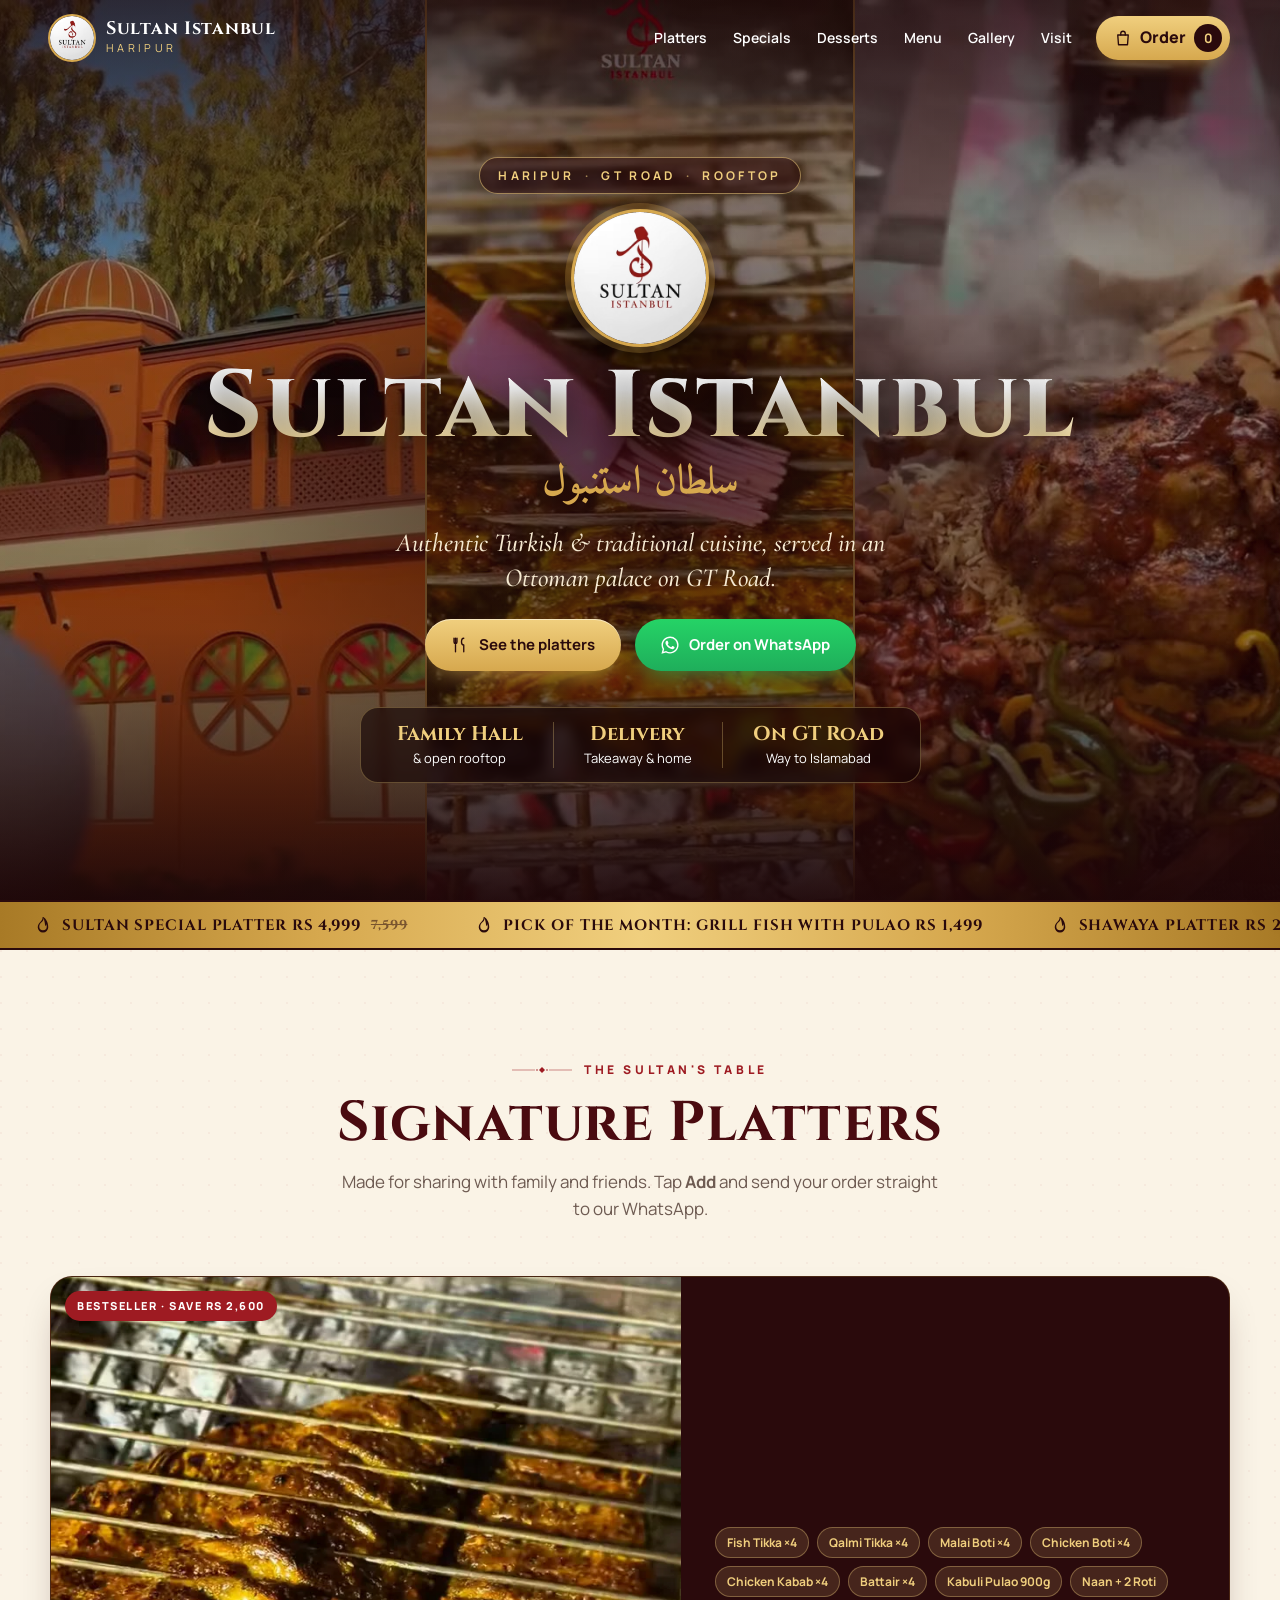
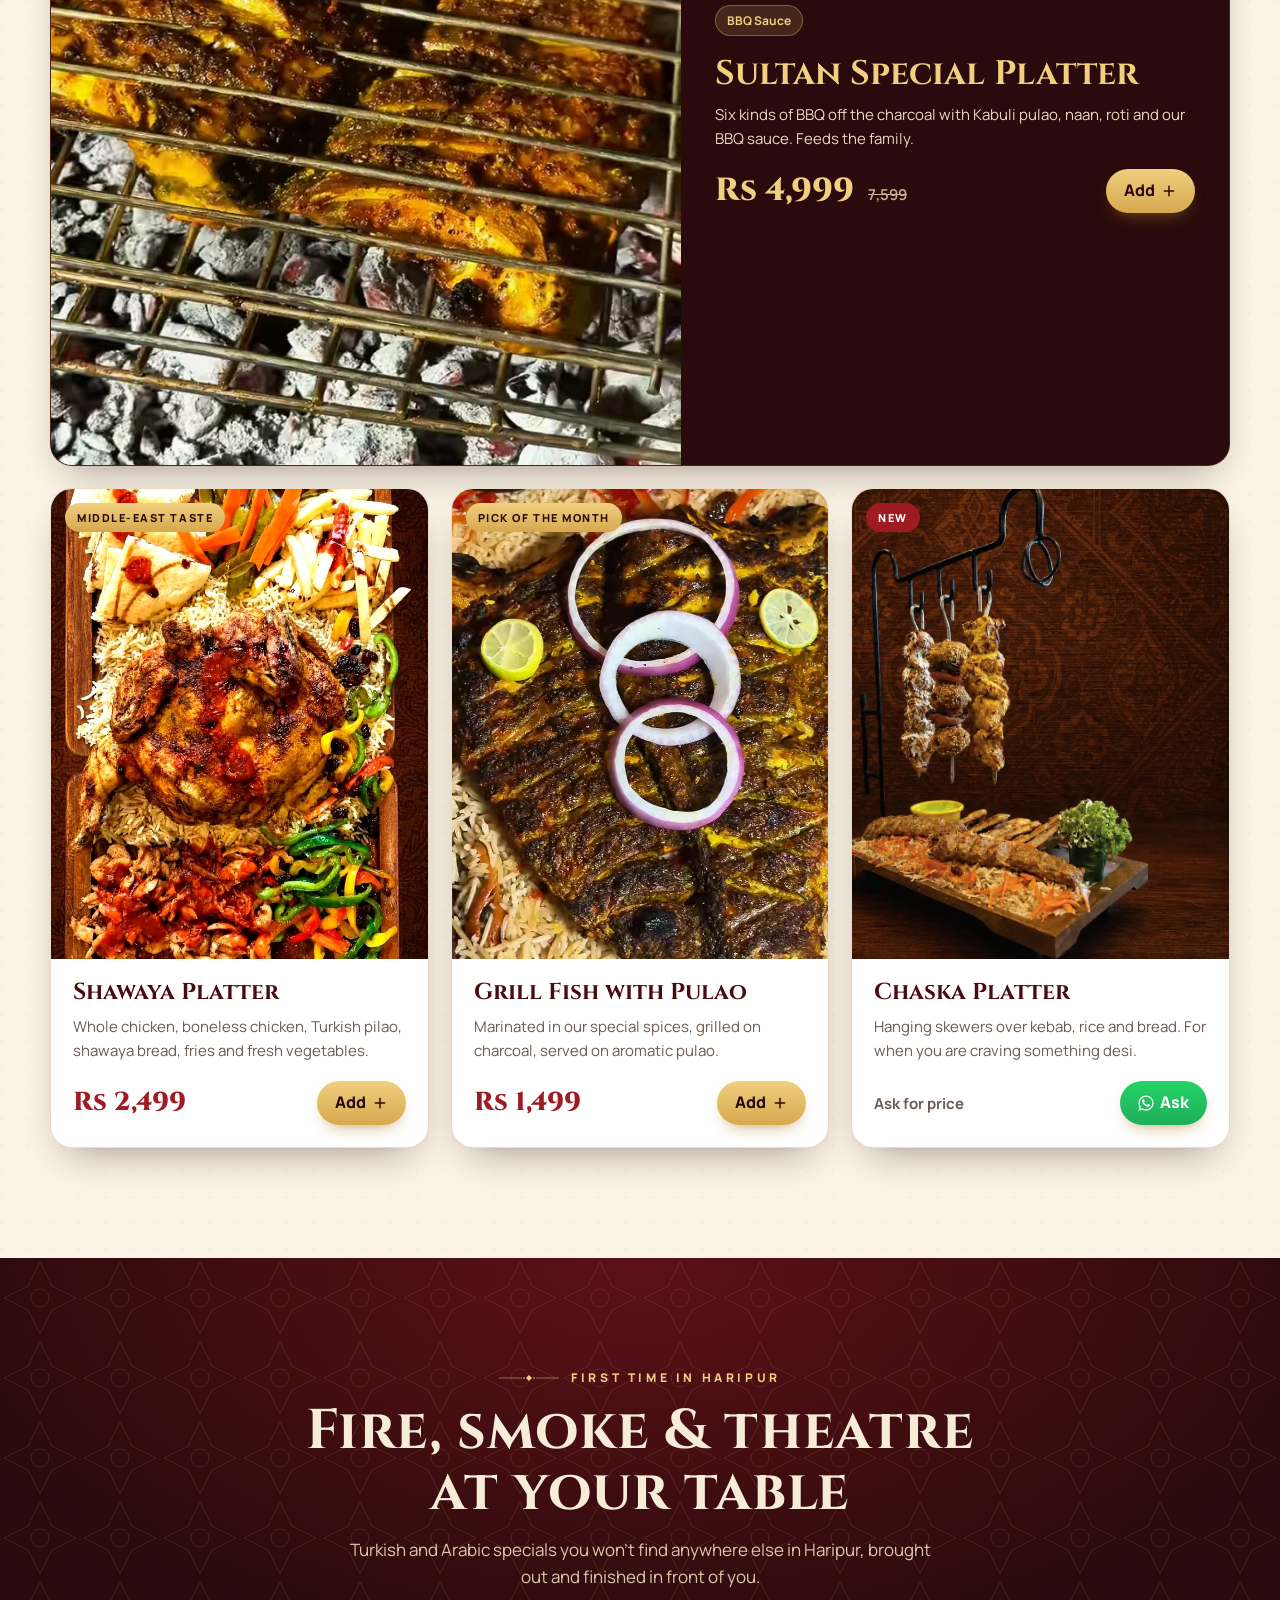
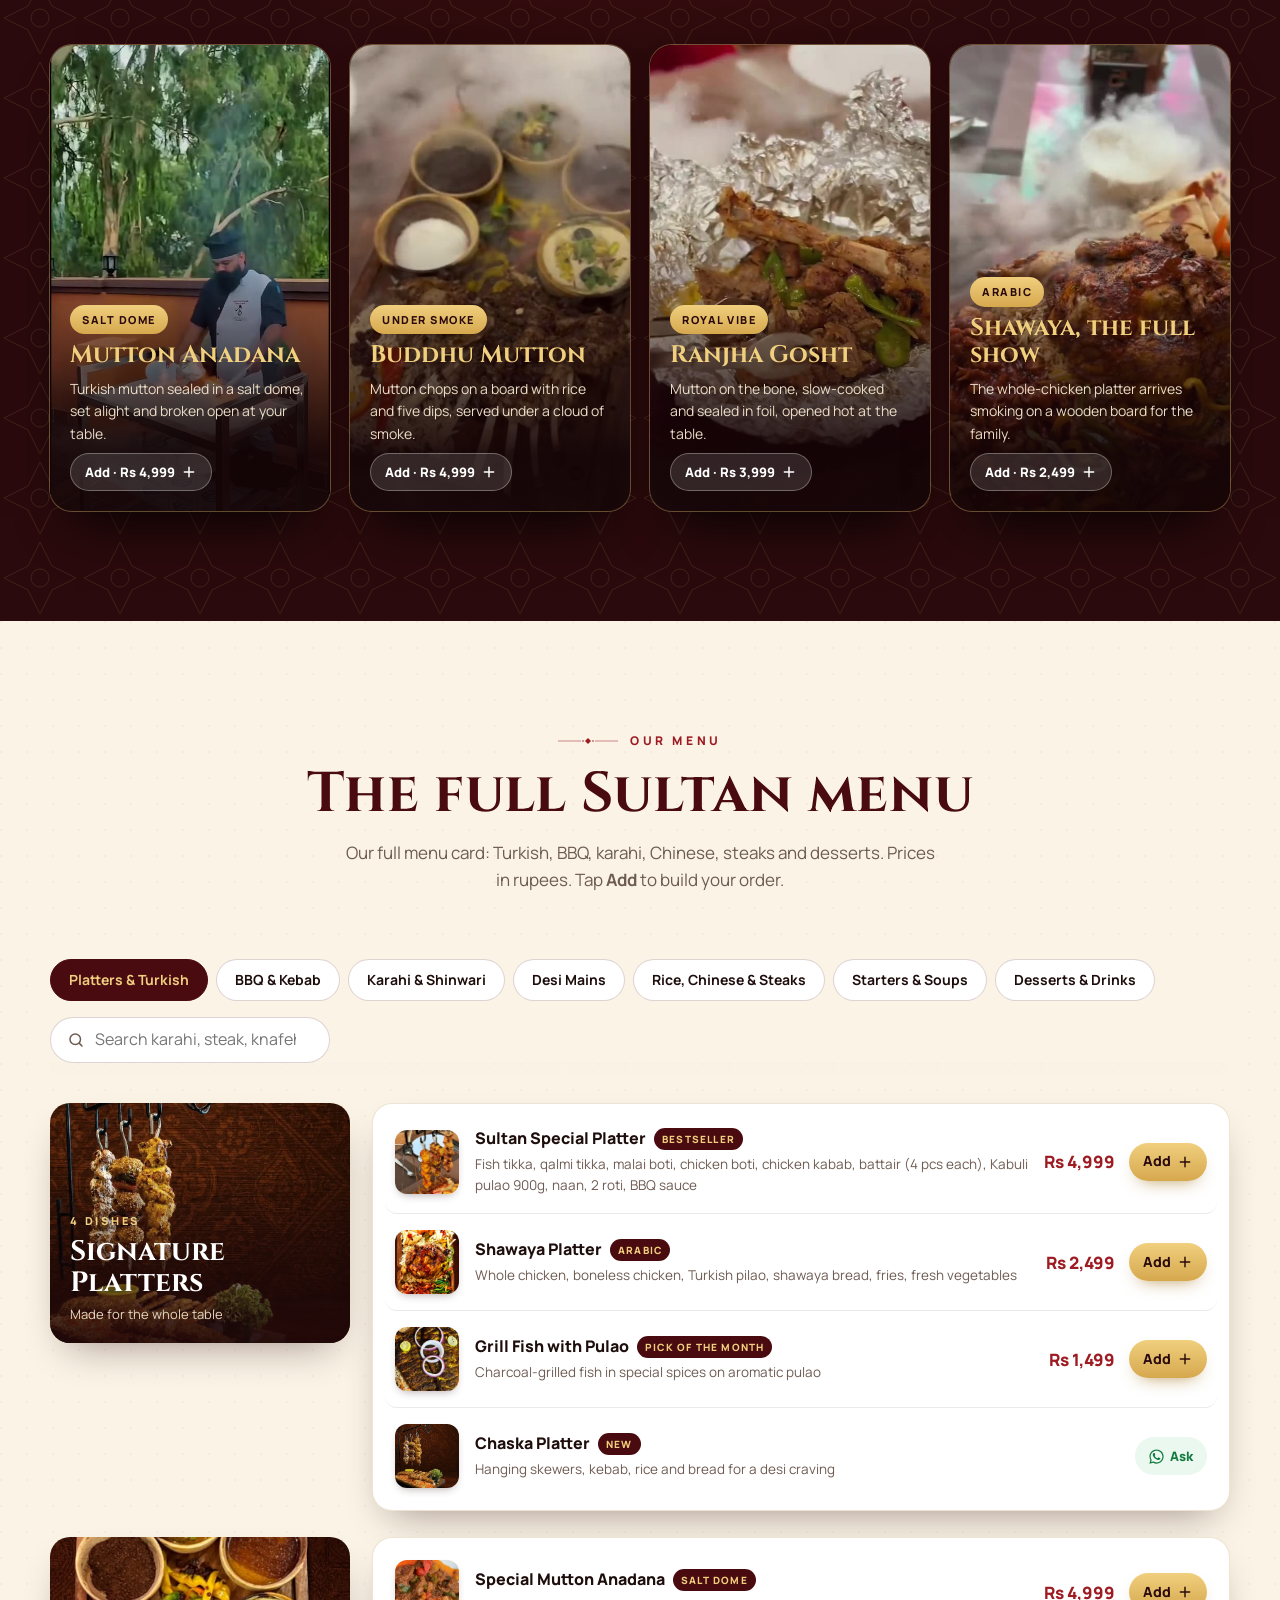
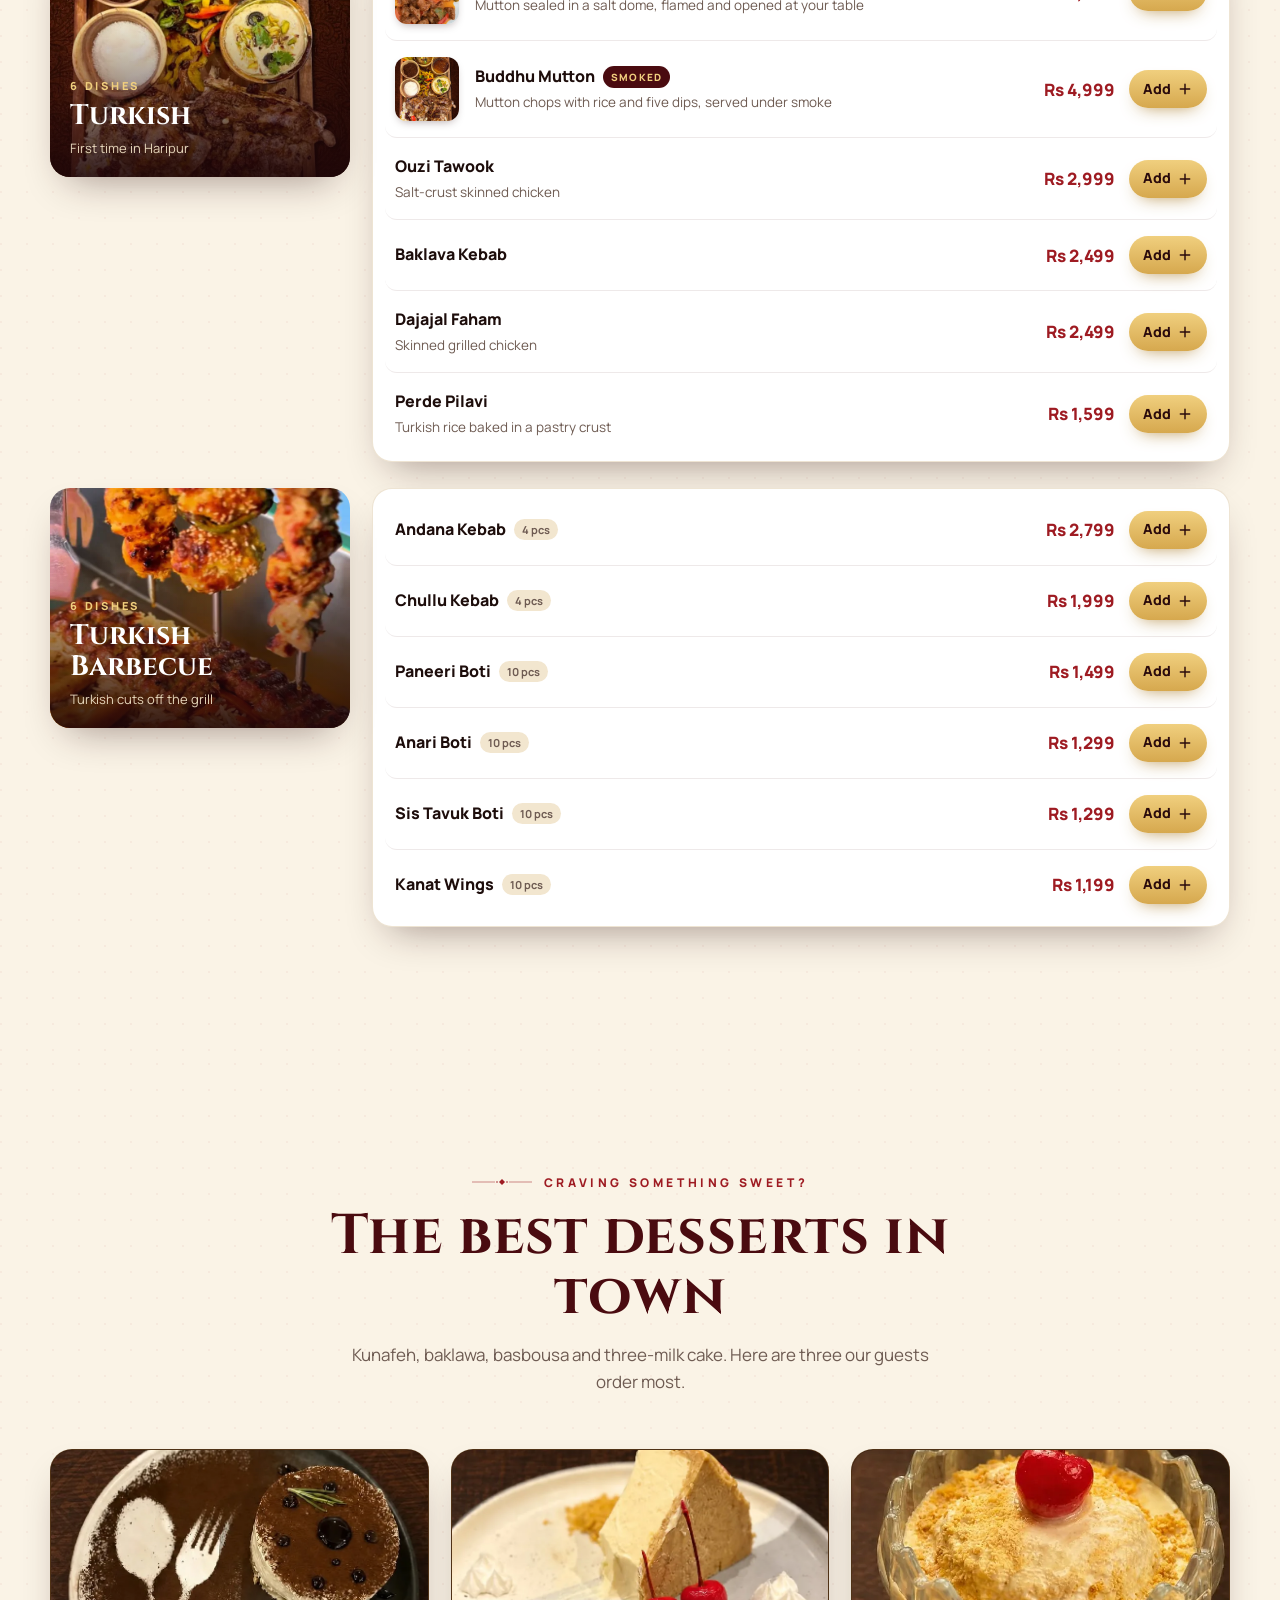
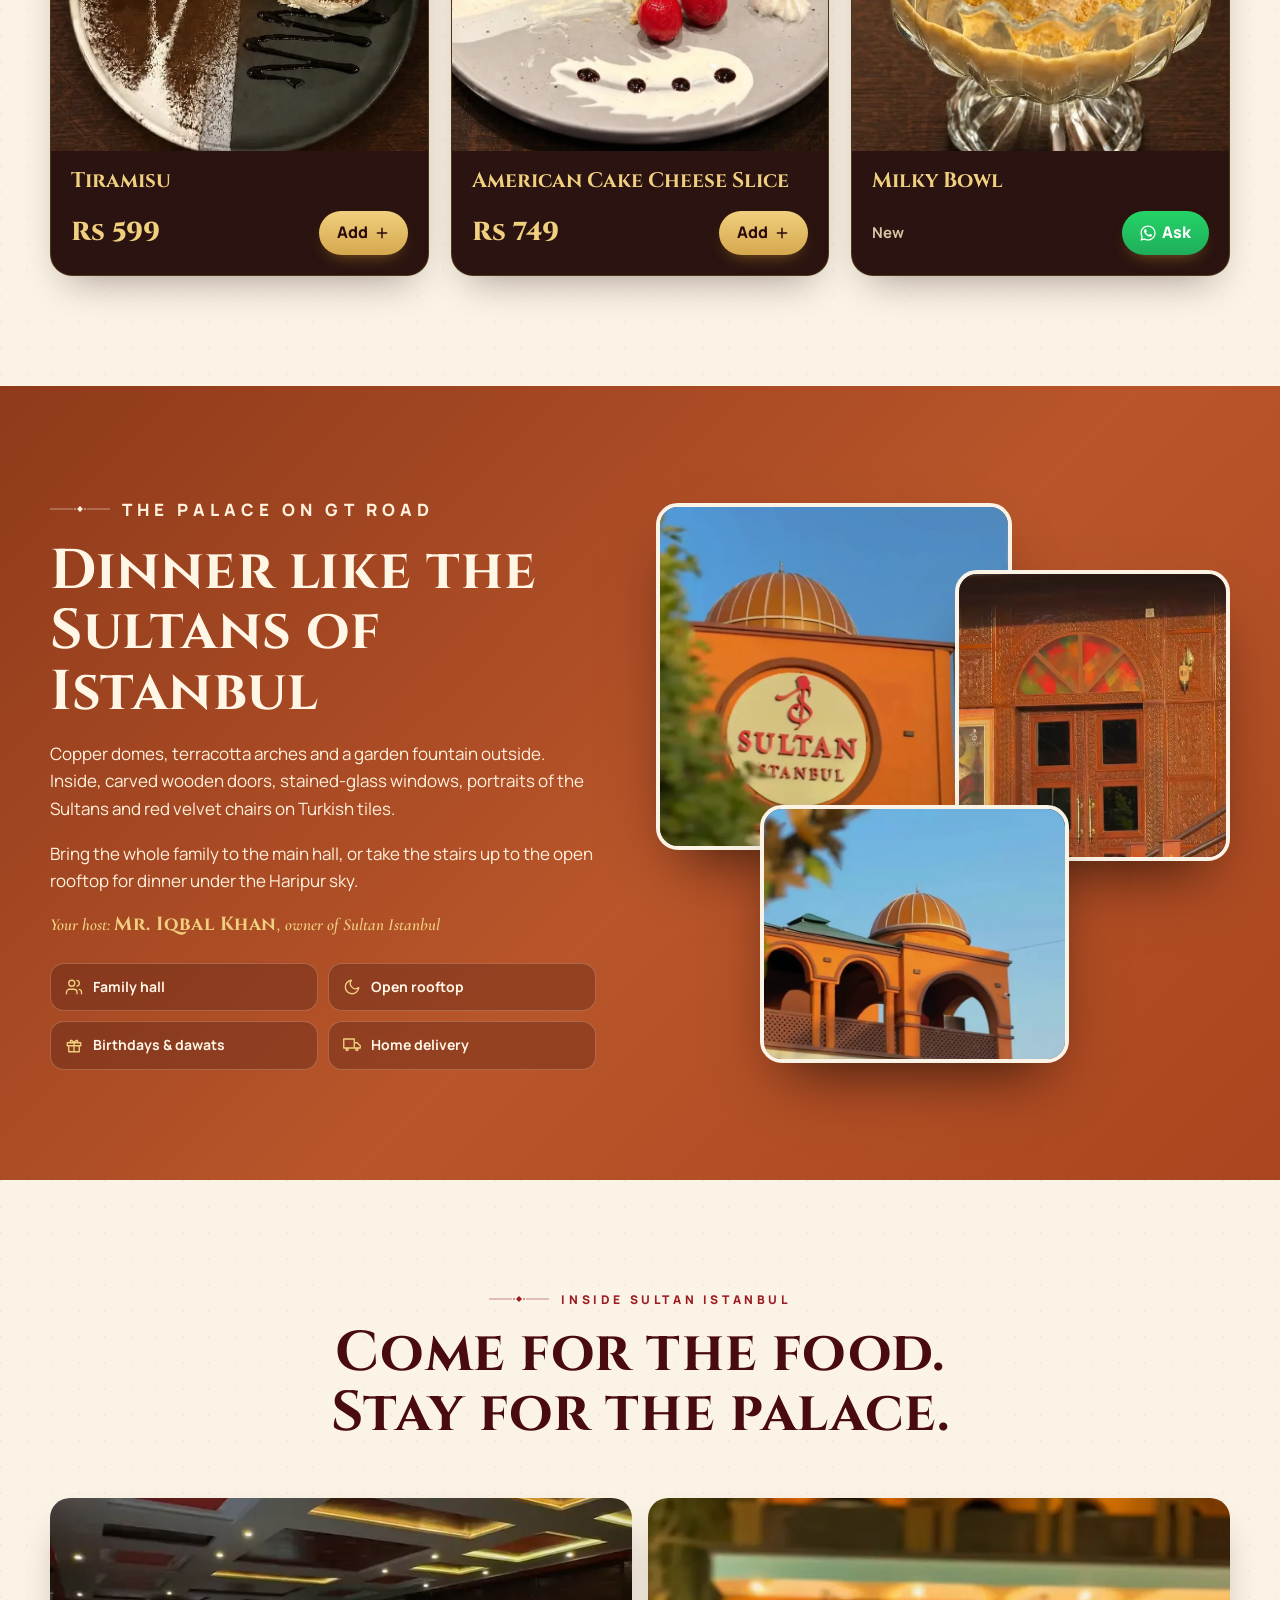
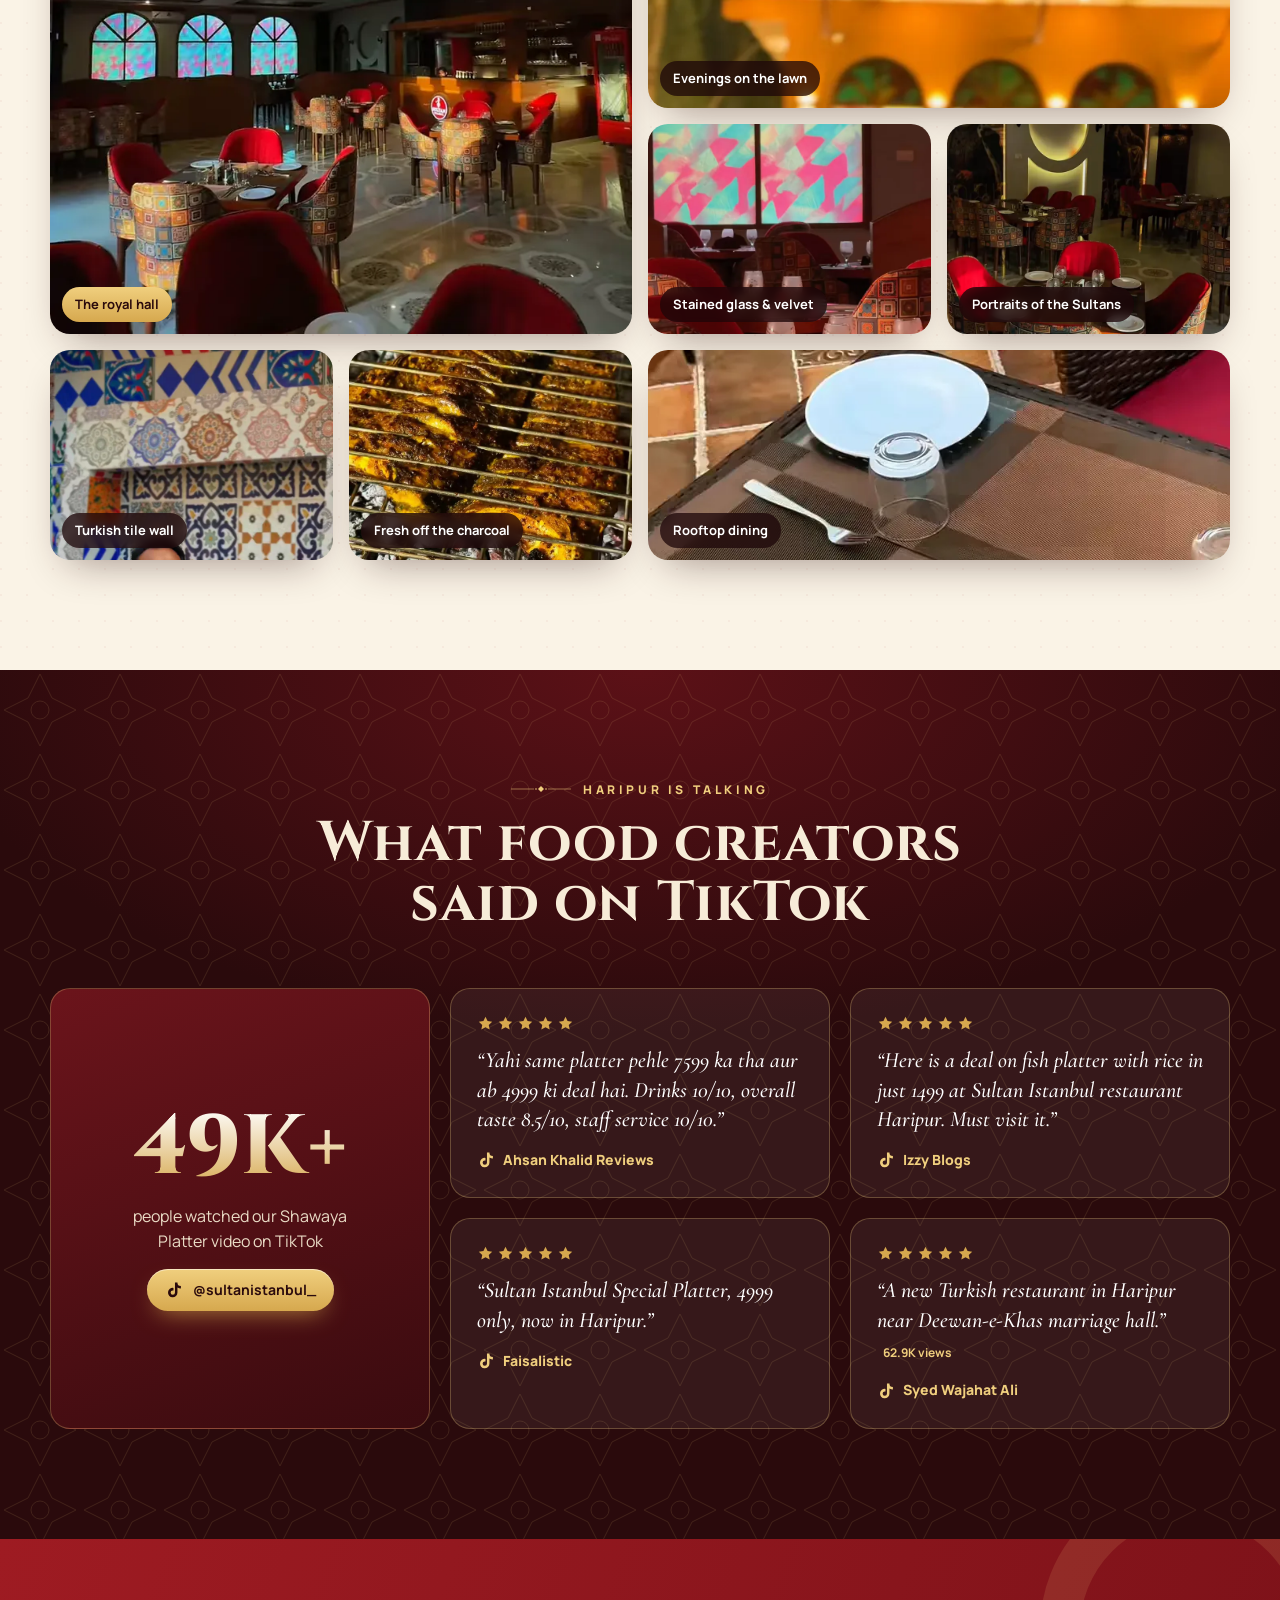
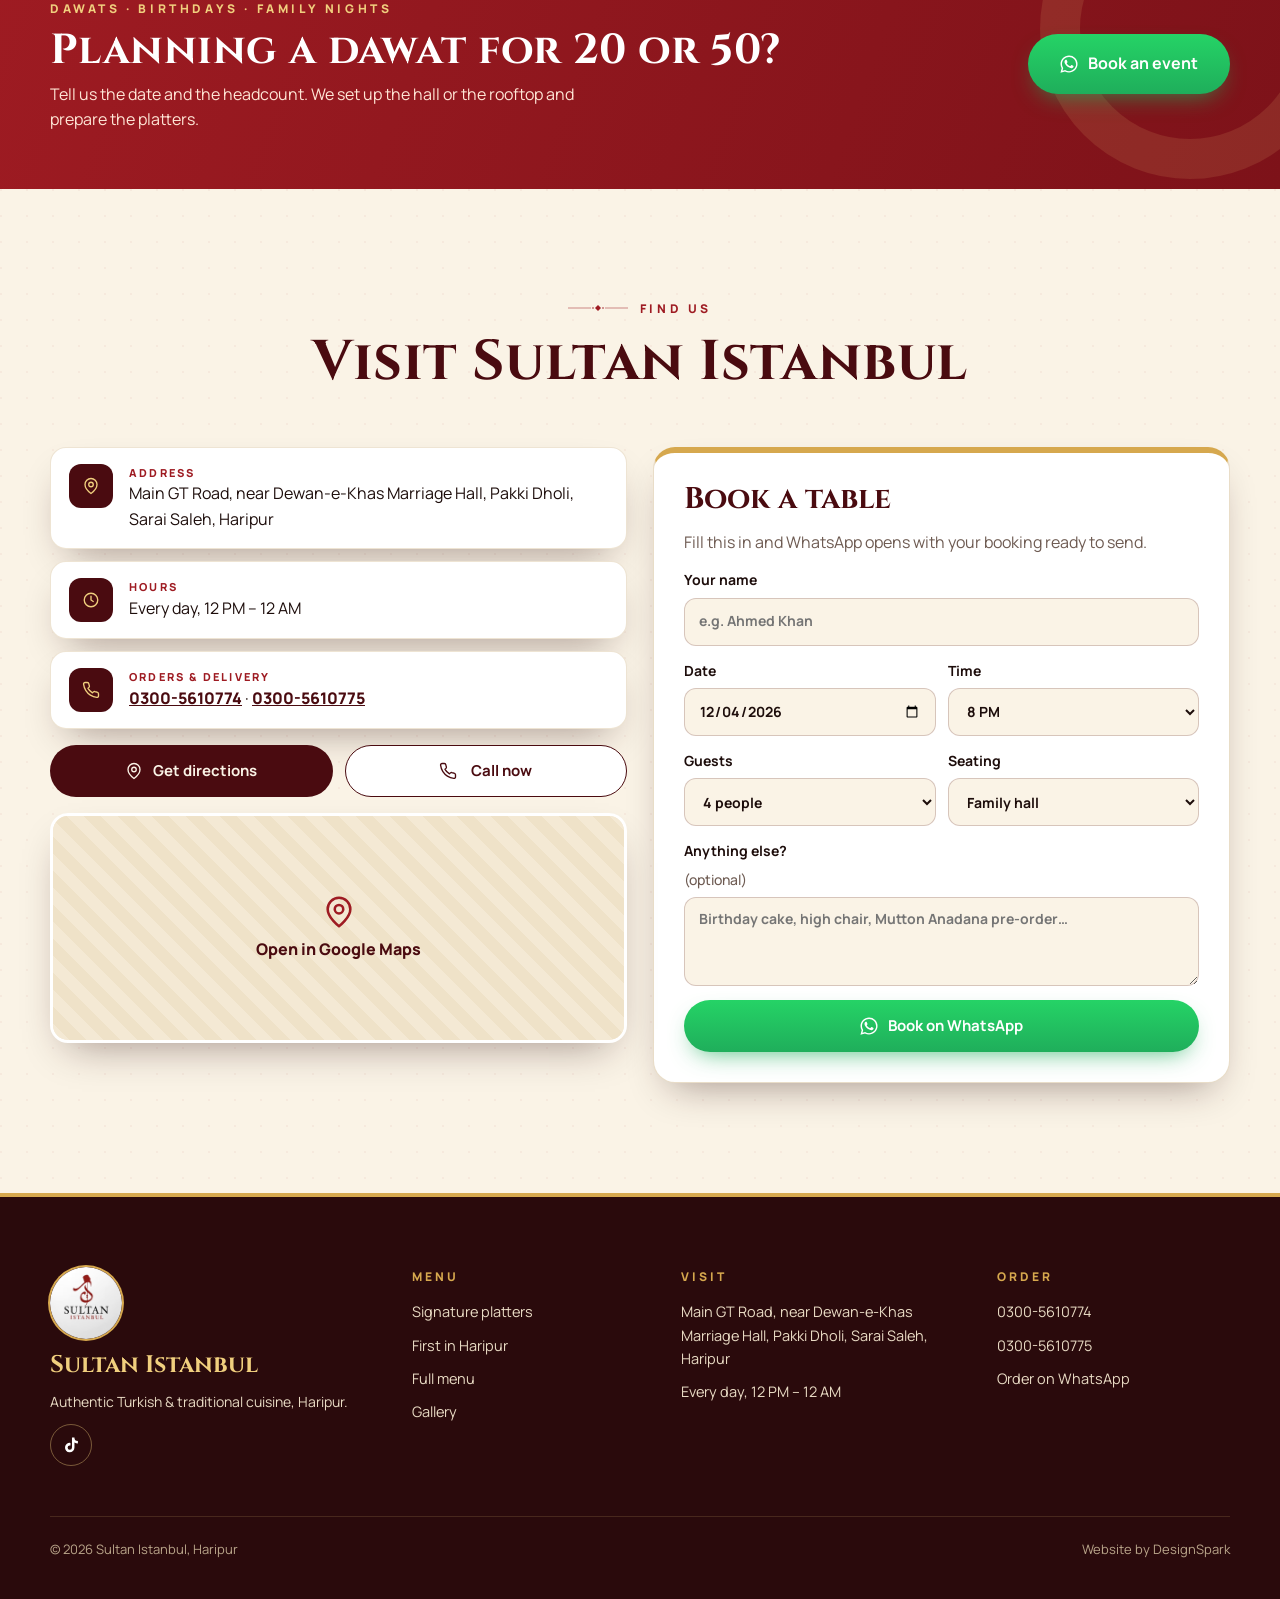
<file: sultan-istanbul/index.html>
<!doctype html>
<html lang="en">
<head>
<meta charset="utf-8">
<meta name="viewport" content="width=device-width, initial-scale=1, viewport-fit=cover">
<title>Sultan Istanbul Haripur | Turkish Platters, Shawaya &amp; Rooftop on GT Road</title>
<meta name="description" content="Sultan Istanbul, Haripur: authentic Turkish and traditional cuisine on Main GT Road, Pakki Dholi. Sultan Special Platter Rs 4,999, Shawaya Platter Rs 2,499, Grill Fish with Pulao Rs 1,499. Dine in, takeaway and home delivery.">
<meta property="og:type" content="website">
<meta property="og:title" content="Sultan Istanbul · Haripur">
<meta property="og:description" content="Turkish platters, Mutton Anadana under a salt dome and a royal Ottoman hall on GT Road, Haripur.">
<meta property="og:image" content="https://sultan-istanbul-haripur.pages.dev/share.jpg">
<meta property="og:url" content="https://sultan-istanbul-haripur.pages.dev/">
<link rel="canonical" href="https://sultan-istanbul-haripur.pages.dev/">
<meta property="og:image:secure_url" content="https://sultan-istanbul-haripur.pages.dev/share.jpg">
<meta property="og:image:type" content="image/jpeg">
<meta property="og:image:width" content="1200">
<meta property="og:image:height" content="630">
<meta property="og:site_name" content="Sultan Istanbul">
<meta name="twitter:card" content="summary_large_image">
<meta name="theme-color" content="#2a0a0c">
<link rel="icon" href="img/logo-badge.png" type="image/png">
<link rel="preconnect" href="https://fonts.googleapis.com">
<link rel="preconnect" href="https://fonts.gstatic.com" crossorigin>
<link href="https://fonts.googleapis.com/css2?family=Cinzel:wght@500;600;700;800&family=Cormorant+Garamond:ital,wght@1,500;1,600&family=Manrope:wght@400;500;600;700;800&family=Amiri:wght@700&display=swap" rel="stylesheet">
<link rel="stylesheet" href="styles.css">
</head>
<body>

<svg width="0" height="0" style="position:absolute" aria-hidden="true">
  <symbol id="i-wa" viewBox="0 0 24 24"><path fill="currentColor" d="M17.47 14.38c-.3-.15-1.76-.87-2.03-.97-.27-.1-.47-.15-.67.15-.2.3-.77.97-.94 1.17-.17.2-.35.22-.64.07-.3-.15-1.26-.46-2.4-1.48-.89-.79-1.49-1.77-1.66-2.07-.17-.3-.02-.46.13-.61.13-.13.3-.35.45-.52.15-.17.2-.3.3-.5.1-.2.05-.37-.02-.52-.08-.15-.67-1.61-.92-2.21-.24-.58-.49-.5-.67-.51h-.57c-.2 0-.52.07-.79.37-.27.3-1.04 1.02-1.04 2.48s1.07 2.88 1.21 3.08c.15.2 2.1 3.2 5.08 4.49.71.31 1.26.49 1.69.63.71.23 1.36.2 1.87.12.57-.09 1.76-.72 2.01-1.41.25-.7.25-1.29.17-1.41-.07-.13-.27-.2-.57-.35zM12.05 21.5h-.01a9.4 9.4 0 0 1-4.79-1.31l-.34-.2-3.56.93.95-3.47-.22-.36a9.38 9.38 0 0 1-1.44-5c0-5.19 4.23-9.42 9.43-9.42 2.52 0 4.88.98 6.66 2.76a9.36 9.36 0 0 1 2.76 6.67c0 5.2-4.23 9.43-9.44 9.43zm8.03-17.46A11.27 11.27 0 0 0 12.05.72C5.8.72.71 5.8.71 12.06c0 2 .52 3.95 1.52 5.67L.62 23.6l6.01-1.58a11.3 11.3 0 0 0 5.42 1.38h.01c6.25 0 11.34-5.09 11.34-11.34 0-3.03-1.18-5.88-3.32-8.02z"/></symbol>
  <symbol id="i-phone" viewBox="0 0 24 24"><path fill="none" stroke="currentColor" stroke-width="1.8" stroke-linecap="round" stroke-linejoin="round" d="M22 16.9v3a2 2 0 0 1-2.2 2 19.8 19.8 0 0 1-8.6-3.1 19.5 19.5 0 0 1-6-6A19.8 19.8 0 0 1 2.1 4.2 2 2 0 0 1 4.1 2h3a2 2 0 0 1 2 1.7c.1.9.4 1.8.7 2.7a2 2 0 0 1-.5 2.1L8 9.8a16 16 0 0 0 6 6l1.3-1.3a2 2 0 0 1 2.1-.4c.9.3 1.8.6 2.7.7a2 2 0 0 1 1.7 2z"/></symbol>
  <symbol id="i-pin" viewBox="0 0 24 24"><path fill="none" stroke="currentColor" stroke-width="1.8" stroke-linecap="round" stroke-linejoin="round" d="M20 10c0 6-8 12-8 12s-8-6-8-12a8 8 0 0 1 16 0z"/><circle cx="12" cy="10" r="3" fill="none" stroke="currentColor" stroke-width="1.8"/></symbol>
  <symbol id="i-clock" viewBox="0 0 24 24"><circle cx="12" cy="12" r="9" fill="none" stroke="currentColor" stroke-width="1.8"/><path d="M12 7v5l3 2" fill="none" stroke="currentColor" stroke-width="1.8" stroke-linecap="round"/></symbol>
  <symbol id="i-bag" viewBox="0 0 24 24"><path fill="none" stroke="currentColor" stroke-width="1.8" stroke-linejoin="round" d="M5 8h14l-1 13H6L5 8z"/><path d="M9 8V6a3 3 0 0 1 6 0v2" fill="none" stroke="currentColor" stroke-width="1.8" stroke-linecap="round"/></symbol>
  <symbol id="i-menu" viewBox="0 0 24 24"><path d="M6 3v18M4 3v5a2 2 0 0 0 4 0V3M17 3c-2 0-3 2-3 5s1 4 3 4v9" fill="none" stroke="currentColor" stroke-width="1.8" stroke-linecap="round" stroke-linejoin="round"/></symbol>
  <symbol id="i-plus" viewBox="0 0 24 24"><path d="M12 5v14M5 12h14" stroke="currentColor" stroke-width="2.2" stroke-linecap="round"/></symbol>
  <symbol id="i-minus" viewBox="0 0 24 24"><path d="M5 12h14" stroke="currentColor" stroke-width="2.2" stroke-linecap="round"/></symbol>
  <symbol id="i-x" viewBox="0 0 24 24"><path d="M6 6l12 12M18 6L6 18" stroke="currentColor" stroke-width="2" stroke-linecap="round"/></symbol>
  <symbol id="i-check" viewBox="0 0 24 24"><path d="M5 12.5l4.5 4.5L19 7.5" fill="none" stroke="currentColor" stroke-width="2.4" stroke-linecap="round" stroke-linejoin="round"/></symbol>
  <symbol id="i-flame" viewBox="0 0 24 24"><path fill="currentColor" d="M12.8 2.2c.4 3-1.3 4.6-2.8 6.1C8.5 9.8 7 11.4 7 14a5 5 0 0 0 10 0c0-1.3-.4-2.4-1-3.4.1 1.2-.3 2.3-1.3 2.9.3-3.5-1.1-8.2-1.9-11.3zM12 22a7 7 0 0 1-7-7c0-3.6 2.1-5.8 3.7-7.4C10.4 5.9 11.6 4.6 11.3 2c0-.6.6-1 1.1-.7C16 3.4 19 8.6 19 15a7 7 0 0 1-7 7z"/></symbol>
  <symbol id="i-star" viewBox="0 0 24 24"><path fill="currentColor" d="M12 2.5l2.9 6.1 6.6.8-4.9 4.6 1.3 6.6L12 17.3l-5.9 3.3 1.3-6.6L2.5 9.4l6.6-.8z"/></symbol>
  <symbol id="i-tiktok" viewBox="0 0 24 24"><path fill="currentColor" d="M16.6 2h-3.3v13.4a2.9 2.9 0 1 1-2.9-2.9c.3 0 .6 0 .9.1V9.2a6.3 6.3 0 1 0 5.3 6.2V8.6a7.9 7.9 0 0 0 4.6 1.5V6.8A4.6 4.6 0 0 1 16.6 2z"/></symbol>
  <symbol id="i-gift" viewBox="0 0 24 24"><path fill="none" stroke="currentColor" stroke-width="1.8" stroke-linejoin="round" d="M3 9h18v4H3zM5 13h14v8H5zM12 9v12M12 9C10 5 7 5 7 7s3 2 5 2zm0 0c2-4 5-4 5-2s-3 2-5 2z"/></symbol>
  <symbol id="i-users" viewBox="0 0 24 24"><path fill="none" stroke="currentColor" stroke-width="1.8" stroke-linecap="round" d="M16 21v-2a4 4 0 0 0-4-4H6a4 4 0 0 0-4 4v2M9 11a4 4 0 1 0 0-8 4 4 0 0 0 0 8zM22 21v-2a4 4 0 0 0-3-3.9M16 3.1a4 4 0 0 1 0 7.8"/></symbol>
  <symbol id="i-moon" viewBox="0 0 24 24"><path fill="none" stroke="currentColor" stroke-width="1.8" stroke-linejoin="round" d="M21 12.8A9 9 0 1 1 11.2 3a7 7 0 0 0 9.8 9.8z"/></symbol>
  <symbol id="i-truck" viewBox="0 0 24 24"><path fill="none" stroke="currentColor" stroke-width="1.8" stroke-linejoin="round" d="M1 4h14v12H1zM15 9h4l4 4v3h-8zM5.5 19.5a1.5 1.5 0 1 0 0-3 1.5 1.5 0 0 0 0 3zm13 0a1.5 1.5 0 1 0 0-3 1.5 1.5 0 0 0 0 3z"/></symbol>
  <symbol id="i-search" viewBox="0 0 24 24"><circle cx="11" cy="11" r="7" fill="none" stroke="currentColor" stroke-width="2"/><path d="M20 20l-3.5-3.5" stroke="currentColor" stroke-width="2" stroke-linecap="round"/></symbol>
  <symbol id="i-orn" viewBox="0 0 120 12"><path d="M0 6h46M74 6h46" stroke="currentColor" stroke-width="1"/><path d="M60 0l6 6-6 6-6-6z" fill="currentColor"/><circle cx="50" cy="6" r="1.6" fill="currentColor"/><circle cx="70" cy="6" r="1.6" fill="currentColor"/></symbol>
</svg>

<a class="skip" href="#signature">Skip to menu</a>

<header class="site" id="top">
  <div class="wrap bar">
    <a class="brand" href="#top" aria-label="Sultan Istanbul, back to top">
      <img src="img/logo-badge.png" alt="" width="44" height="44">
      <span><b>Sultan Istanbul</b><small>Haripur</small></span>
    </a>
    <nav class="links" aria-label="Main">
      <a href="#signature">Platters</a>
      <a href="#firsts">Specials</a>
      <a href="#desserts">Desserts</a>
      <a href="#menu">Menu</a>
      <a href="#gallery">Gallery</a>
      <a href="#visit">Visit</a>
    </nav>
    <button class="cart-btn" type="button" data-open-cart aria-label="Open your order">
      <svg class="ic"><use href="#i-bag"/></svg><span>Order</span><b class="count" data-count>0</b>
    </button>
  </div>
</header>

<main>
  <!-- HERO: three vertical films from the restaurant's own TikTok videos -->
  <section class="hero" aria-labelledby="hero-h">
    <div class="hero-films" aria-hidden="true">
      <video class="film film-l" muted loop playsinline preload="none" poster="video/hero-left.jpg" data-src="video/hero-left.mp4"></video>
      <video class="film film-c" muted loop playsinline autoplay preload="auto" data-src="video/hero-mobile.mp4" data-poster="video/hero-mobile.jpg" data-src-m="video/hero-mobile.mp4" data-poster-m="video/hero-mobile.jpg"></video>
      <script>(function(){var v=document.querySelector('.film-c'),m=matchMedia('(max-width: 960px)').matches;v.poster=m?v.dataset.posterM:v.dataset.poster;v.src=m?v.dataset.srcM:v.dataset.src;})()</script>
      <video class="film film-r" muted loop playsinline preload="none" poster="video/hero-right.jpg" data-src="video/hero-right.mp4"></video>
    </div>
    <div class="hero-shade" aria-hidden="true"></div>
    <div class="wrap hero-inner">
      <p class="pill">Haripur <i>·</i> GT Road <i>·</i> Rooftop</p>
      <img class="hero-badge" src="img/logo-badge.png" alt="" width="132" height="132">
      <h1 id="hero-h"><span class="h1-top">Sultan Istanbul</span><span class="arabic" lang="ar" dir="rtl">سلطان استنبول</span></h1>
      <p class="tagline">Authentic Turkish &amp; traditional cuisine, served in an Ottoman palace on GT Road.</p>
      <p class="mini-facts">Family hall <i>◆</i> Rooftop <i>◆</i> Home delivery</p>
      <div class="cta">
        <a class="btn gold" href="#signature"><svg class="ic"><use href="#i-menu"/></svg><span>See the <span class="hide-sm">platters</span><span class="show-sm">menu</span></span></a>
        <a class="btn wa" href="https://wa.me/923005610774?text=Assalam%20o%20Alaikum%2C%20I%20want%20to%20order%20from%20Sultan%20Istanbul." target="_blank" rel="noopener"><svg class="ic"><use href="#i-wa"/></svg><span>Order <span class="hide-sm">on WhatsApp</span><span class="show-sm">now</span></span></a>
      </div>
      <dl class="facts">
        <div><dt>Family Hall</dt><dd>&amp; open rooftop</dd></div>
        <div><dt>Delivery</dt><dd>Takeaway &amp; home</dd></div>
        <div><dt>On GT Road</dt><dd>Way to Islamabad</dd></div>
      </dl>
    </div>
  </section>

  <div class="ticker" aria-label="Offers">
    <div class="ticker-track">
      <span><svg class="ic"><use href="#i-flame"/></svg>Sultan Special Platter Rs 4,999 <s>7,599</s></span>
      <span><svg class="ic"><use href="#i-flame"/></svg>Pick of the month: Grill Fish with Pulao Rs 1,499</span>
      <span><svg class="ic"><use href="#i-flame"/></svg>Shawaya Platter Rs 2,499</span>
      <span><svg class="ic"><use href="#i-flame"/></svg>First time in Haripur: Mutton Anadana &amp; Buddhu Mutton</span>
      <span><svg class="ic"><use href="#i-flame"/></svg>Chicken Karahi from Rs 1,249</span>
      <span><svg class="ic"><use href="#i-flame"/></svg>Desserts from Rs 249</span>
      <span><svg class="ic"><use href="#i-flame"/></svg>Takeaway &amp; home delivery: 0300-5610774</span>
      <span aria-hidden="true"><svg class="ic"><use href="#i-flame"/></svg>Sultan Special Platter Rs 4,999 <s>7,599</s></span>
      <span aria-hidden="true"><svg class="ic"><use href="#i-flame"/></svg>Pick of the month: Grill Fish with Pulao Rs 1,499</span>
      <span aria-hidden="true"><svg class="ic"><use href="#i-flame"/></svg>Shawaya Platter Rs 2,499</span>
      <span aria-hidden="true"><svg class="ic"><use href="#i-flame"/></svg>First time in Haripur: Mutton Anadana &amp; Buddhu Mutton</span>
      <span aria-hidden="true"><svg class="ic"><use href="#i-flame"/></svg>Chicken Karahi from Rs 1,249</span>
      <span aria-hidden="true"><svg class="ic"><use href="#i-flame"/></svg>Desserts from Rs 249</span>
      <span aria-hidden="true"><svg class="ic"><use href="#i-flame"/></svg>Takeaway &amp; home delivery: 0300-5610774</span>
    </div>
  </div>

  <!-- SIGNATURE PLATTERS -->
  <section class="sec cream" id="signature" aria-labelledby="sig-h">
    <div class="wrap">
      <div class="head reveal">
        <p class="kicker"><svg class="orn"><use href="#i-orn"/></svg>The Sultan's table</p>
        <h2 id="sig-h">Signature Platters</h2>
        <p class="lead">Made for sharing with family and friends. Tap <b>Add</b> and send your order straight to our WhatsApp.</p>
      </div>
      <div class="sig-grid">
        <article class="dish tappable big reveal" data-tap="special">
          <img src="img/grill.webp" alt="Fish grilling over glowing charcoal" loading="lazy" width="720" height="900">
          <div class="tag red">Bestseller · Save Rs 2,600</div>
          <ul class="chips">
            <li>Fish Tikka ×4</li><li>Qalmi Tikka ×4</li><li>Malai Boti ×4</li><li>Chicken Boti ×4</li><li>Chicken Kabab ×4</li><li>Battair ×4</li><li>Kabuli Pulao 900g</li><li>Naan + 2 Roti</li><li>BBQ Sauce</li>
          </ul>
          <div class="dish-body">
            <h3>Sultan Special Platter</h3>
            <p>Six kinds of BBQ off the charcoal with Kabuli pulao, naan, roti and our BBQ sauce. Feeds the family.</p>
            <div class="row"><p class="price">Rs 4,999 <s>7,599</s></p><span class="stp" data-k="special"></span></div>
          </div>
        </article>
        <article class="dish tappable reveal" data-tap="shawaya">
          <img src="img/shawaya-studio.webp" alt="Shawaya Platter: whole roast chicken on rice with bread, fries and peppers" loading="lazy" width="677" height="957">
          <div class="tag gold">Middle-East taste</div>
          <div class="dish-body">
            <h3>Shawaya Platter</h3>
            <p>Whole chicken, boneless chicken, Turkish pilao, shawaya bread, fries and fresh vegetables.</p>
            <div class="row"><p class="price">Rs 2,499</p><span class="stp" data-k="shawaya"></span></div>
          </div>
        </article>
        <article class="dish tappable reveal" data-tap="fish">
          <img src="img/fish.webp" alt="Grilled fish with onion rings and lime on pulao" loading="lazy" width="720" height="900">
          <div class="tag gold">Pick of the month</div>
          <div class="dish-body">
            <h3>Grill Fish with Pulao</h3>
            <p>Marinated in our special spices, grilled on charcoal, served on aromatic pulao.</p>
            <div class="row"><p class="price">Rs 1,499</p><span class="stp" data-k="fish"></span></div>
          </div>
        </article>
        <article class="dish reveal">
          <img src="img/chaska.webp" alt="Chaska Platter: chicken skewers hanging over kebab and rice on a wooden board" loading="lazy" width="848" height="1070">
          <div class="tag red">New</div>
          <div class="dish-body">
            <h3>Chaska Platter</h3>
            <p>Hanging skewers over kebab, rice and bread. For when you are craving something desi.</p>
            <div class="row"><p class="price small-p">Ask for price</p><a class="add wa-add" href="https://wa.me/923005610774?text=Assalam%20o%20Alaikum%2C%20what%20is%20the%20price%20of%20the%20Chaska%20Platter%3F" target="_blank" rel="noopener"><svg class="ic"><use href="#i-wa"/></svg>Ask</a></div>
          </div>
        </article>
      </div>
    </div>
  </section>

  <!-- FIRST TIME IN HARIPUR: live loops -->
  <section class="sec royal" id="firsts" aria-labelledby="firsts-h">
    <div class="wrap">
      <div class="head reveal">
        <p class="kicker gold-t"><svg class="orn"><use href="#i-orn"/></svg>First time in Haripur</p>
        <h2 id="firsts-h">Fire, smoke &amp; theatre at your table</h2>
        <p class="lead">Turkish and Arabic specials you won't find anywhere else in Haripur, brought out and finished in front of you.</p>
      </div>
      <div class="film-grid">
        <article class="film-card reveal">
          <video muted loop playsinline preload="none" poster="video/anadana.jpg" data-src="video/anadana.mp4" aria-hidden="true"></video>
          <div class="film-copy"><span class="tag gold">Salt dome</span><h3>Mutton Anadana</h3><p>Turkish mutton sealed in a salt dome, set alight and broken open at your table.</p>
          <span class="stp on-film" data-k="anadana" data-label="Add · Rs 4,999"></span></div>
        </article>
        <article class="film-card reveal">
          <video muted loop playsinline preload="none" poster="video/bhudu.jpg" data-src="video/bhudu.mp4" aria-hidden="true"></video>
          <div class="film-copy"><span class="tag gold">Under smoke</span><h3>Buddhu Mutton</h3><p>Mutton chops on a board with rice and five dips, served under a cloud of smoke.</p>
          <span class="stp on-film" data-k="buddhu" data-label="Add · Rs 4,999"></span></div>
        </article>
        <article class="film-card reveal">
          <video muted loop playsinline preload="none" poster="video/ranjha.jpg" data-src="video/ranjha.mp4" aria-hidden="true"></video>
          <div class="film-copy"><span class="tag gold">Royal vibe</span><h3>Ranjha Gosht</h3><p>Mutton on the bone, slow-cooked and sealed in foil, opened hot at the table.</p>
          <span class="stp on-film" data-k="ranjha" data-label="Add · Rs 3,999"></span></div>
        </article>
        <article class="film-card reveal">
          <video muted loop playsinline preload="none" poster="video/shawaya.jpg" data-src="video/shawaya.mp4" aria-hidden="true"></video>
          <div class="film-copy"><span class="tag gold">Arabic</span><h3>Shawaya, the full show</h3><p>The whole-chicken platter arrives smoking on a wooden board for the family.</p>
          <span class="stp on-film" data-k="shawaya" data-label="Add · Rs 2,499"></span></div>
        </article>
      </div>
    </div>
  </section>

  <!-- FULL MENU -->
  <section class="sec cream" id="menu" aria-labelledby="menu-h">
    <div class="wrap">
      <div class="head reveal">
        <p class="kicker"><svg class="orn"><use href="#i-orn"/></svg>Our menu</p>
        <h2 id="menu-h">The full Sultan menu</h2>
        <p class="lead">Our full menu card: Turkish, BBQ, karahi, Chinese, steaks and desserts. Prices in rupees. Tap <b>Add</b> to build your order.</p>
      </div>
      <div class="menu-tools reveal">
        <div class="tabs" role="tablist" aria-label="Menu categories" data-tabs></div>
        <label class="search"><svg class="ic"><use href="#i-search"/></svg><span class="sr">Search the menu</span><input type="search" placeholder="Search karahi, steak, knafeh…" data-search></label>
      </div>
      <div class="menu-list" data-menu></div>
    </div>
  </section>

  <!-- DESSERTS -->
  <section class="sec cream" id="desserts" aria-labelledby="des-h">
    <div class="wrap">
      <div class="head reveal">
        <p class="kicker"><svg class="orn"><use href="#i-orn"/></svg>Craving something sweet?</p>
        <h2 id="des-h">The best desserts in town</h2>
        <p class="lead">Kunafeh, baklawa, basbousa and three-milk cake. Here are three our guests order most.</p>
      </div>
      <div class="sweets">
        <article class="sweet reveal tappable" data-tap="tiramisu"><div class="sw-img"><img src="img/tiramisu.webp" alt="Tiramisu with a cocoa spoon and fork stencil on the plate" loading="lazy" width="775" height="689"></div>
          <div class="sw-body"><h3>Tiramisu</h3><div class="row"><p class="price">Rs 599</p><span class="stp" data-k="tiramisu"></span></div></div></article>
        <article class="sweet reveal tappable" data-tap="accs"><div class="sw-img"><img src="img/cheesecake.webp" alt="A slice of American cheesecake with cherries and cream" loading="lazy" width="947" height="640"></div>
          <div class="sw-body"><h3>American Cake Cheese Slice</h3><div class="row"><p class="price">Rs 749</p><span class="stp" data-k="accs"></span></div></div></article>
        <article class="sweet reveal"><div class="sw-img"><img src="img/milky.webp" alt="Milky Bowl dessert with crumbs and a cherry in a glass bowl" loading="lazy" width="640" height="676"></div>
          <div class="sw-body"><h3>Milky Bowl</h3><div class="row"><p class="price small-p">New</p><a class="add wa-add" href="https://wa.me/923005610774?text=Assalam%20o%20Alaikum%2C%20what%20is%20the%20price%20of%20the%20Milky%20Bowl%3F" target="_blank" rel="noopener"><svg class="ic"><use href="#i-wa"/></svg>Ask</a></div></div></article>
      </div>
    </div>
  </section>

  <!-- THE PALACE -->
  <section class="sec terracotta" id="palace" aria-labelledby="palace-h">
    <div class="wrap palace">
      <div class="palace-copy reveal">
        <p class="kicker gold-t"><svg class="orn"><use href="#i-orn"/></svg>The Palace on GT Road</p>
        <h2 id="palace-h">Dinner like the Sultans of Istanbul</h2>
        <p>Copper domes, terracotta arches and a garden fountain outside. Inside, carved wooden doors, stained-glass windows, portraits of the Sultans and red velvet chairs on Turkish tiles.</p>
        <p>Bring the whole family to the main hall, or take the stairs up to the open rooftop for dinner under the Haripur sky.</p>
        <p class="host">Your host: <b>Mr. Iqbal Khan</b>, owner of Sultan Istanbul</p>
        <ul class="perks">
          <li><svg class="ic"><use href="#i-users"/></svg>Family hall</li>
          <li><svg class="ic"><use href="#i-moon"/></svg>Open rooftop</li>
          <li><svg class="ic"><use href="#i-gift"/></svg>Birthdays &amp; dawats</li>
          <li><svg class="ic"><use href="#i-truck"/></svg>Home delivery</li>
        </ul>
      </div>
      <div class="palace-art reveal">
        <img class="p1" src="img/sign.webp" alt="The Sultan Istanbul sign under the copper dome" loading="lazy" width="720" height="720">
        <img class="p2" src="img/door.webp" alt="Carved wooden entrance with a stained-glass arch" loading="lazy" width="720" height="720">
        <img class="p3" src="img/arches.webp" alt="Terracotta arches and the copper dome" loading="lazy" width="720" height="720">
      </div>
    </div>
  </section>

  <!-- GALLERY -->
  <section class="sec cream" id="gallery" aria-labelledby="gal-h">
    <div class="wrap">
      <div class="head reveal">
        <p class="kicker"><svg class="orn"><use href="#i-orn"/></svg>Inside Sultan Istanbul</p>
        <h2 id="gal-h">Come for the food. Stay for the palace.</h2>
      </div>
      <div class="gallery">
        <figure class="g g1 reveal"><img src="img/hall.webp" alt="The royal dining hall with red velvet chairs" loading="lazy"><figcaption>The royal hall</figcaption></figure>
        <figure class="g g2 reveal"><img src="img/evening.webp" alt="The lit arches of the building at night over the lawn" loading="lazy"><figcaption>Evenings on the lawn</figcaption></figure>
        <figure class="g g3 reveal"><img src="img/glass.webp" alt="Stained-glass window over velvet chairs and set tables" loading="lazy"><figcaption>Stained glass &amp; velvet</figcaption></figure>
        <figure class="g g4 reveal"><img src="img/room.webp" alt="Tables beneath lit arches and Sultan portraits" loading="lazy"><figcaption>Portraits of the Sultans</figcaption></figure>
        <figure class="g g5 reveal"><img src="img/tiles.webp" alt="A wall of Turkish tiles" loading="lazy"><figcaption>Turkish tile wall</figcaption></figure>
        <figure class="g g6 reveal"><img src="img/grill.webp" alt="Fish grilling over glowing charcoal" loading="lazy"><figcaption>Fresh off the charcoal</figcaption></figure>
        <figure class="g g7 reveal"><img src="img/table.webp" alt="A rooftop table set on terracotta tiles" loading="lazy"><figcaption>Rooftop dining</figcaption></figure>
      </div>
    </div>
  </section>

  <!-- REVIEWS -->
  <section class="sec royal" id="reviews" aria-labelledby="rev-h">
    <div class="wrap">
      <div class="head reveal">
        <p class="kicker gold-t"><svg class="orn"><use href="#i-orn"/></svg>Haripur is talking</p>
        <h2 id="rev-h">What food creators said on TikTok</h2>
      </div>
      <div class="reviews">
        <figure class="review stat reveal">
          <p class="big-num">49K+</p>
          <p>people watched our Shawaya Platter video on TikTok</p>
          <a class="btn gold sm" href="https://www.tiktok.com/@sultanistanbul_" target="_blank" rel="noopener"><svg class="ic"><use href="#i-tiktok"/></svg>@sultanistanbul_</a>
        </figure>
        <figure class="review reveal">
          <div class="stars" aria-label="Rated 10 out of 10 for service"><svg class="ic"><use href="#i-star"/></svg><svg class="ic"><use href="#i-star"/></svg><svg class="ic"><use href="#i-star"/></svg><svg class="ic"><use href="#i-star"/></svg><svg class="ic"><use href="#i-star"/></svg></div>
          <blockquote>“Yahi same platter pehle 7599 ka tha aur ab 4999 ki deal hai. Drinks 10/10, overall taste 8.5/10, staff service 10/10.”</blockquote>
          <figcaption><svg class="ic"><use href="#i-tiktok"/></svg>Ahsan Khalid Reviews</figcaption>
        </figure>
        <figure class="review reveal">
          <div class="stars" aria-hidden="true"><svg class="ic"><use href="#i-star"/></svg><svg class="ic"><use href="#i-star"/></svg><svg class="ic"><use href="#i-star"/></svg><svg class="ic"><use href="#i-star"/></svg><svg class="ic"><use href="#i-star"/></svg></div>
          <blockquote>“Here is a deal on fish platter with rice in just 1499 at Sultan Istanbul restaurant Haripur. Must visit it.”</blockquote>
          <figcaption><svg class="ic"><use href="#i-tiktok"/></svg>Izzy Blogs</figcaption>
        </figure>
        <figure class="review reveal">
          <div class="stars" aria-hidden="true"><svg class="ic"><use href="#i-star"/></svg><svg class="ic"><use href="#i-star"/></svg><svg class="ic"><use href="#i-star"/></svg><svg class="ic"><use href="#i-star"/></svg><svg class="ic"><use href="#i-star"/></svg></div>
          <blockquote>“Sultan Istanbul Special Platter, 4999 only, now in Haripur.”</blockquote>
          <figcaption><svg class="ic"><use href="#i-tiktok"/></svg>Faisalistic</figcaption>
        </figure>
        <figure class="review reveal">
          <div class="stars" aria-hidden="true"><svg class="ic"><use href="#i-star"/></svg><svg class="ic"><use href="#i-star"/></svg><svg class="ic"><use href="#i-star"/></svg><svg class="ic"><use href="#i-star"/></svg><svg class="ic"><use href="#i-star"/></svg></div>
          <blockquote>“A new Turkish restaurant in Haripur near Deewan-e-Khas marriage hall.” <span class="views">62.9K views</span></blockquote>
          <figcaption><svg class="ic"><use href="#i-tiktok"/></svg>Syed Wajahat Ali</figcaption>
        </figure>
      </div>
    </div>
  </section>

  <!-- EVENTS BAND -->
  <section class="band" aria-labelledby="band-h">
    <div class="wrap band-in reveal">
      <div>
        <p class="kicker gold-t">Dawats · Birthdays · Family nights</p>
        <h2 id="band-h">Planning a dawat for 20 or 50?</h2>
        <p>Tell us the date and the headcount. We set up the hall or the rooftop and prepare the platters.</p>
      </div>
      <a class="btn wa lg" href="https://wa.me/923005610774?text=Assalam%20o%20Alaikum%2C%20I%20want%20to%20book%20an%20event%20at%20Sultan%20Istanbul." target="_blank" rel="noopener"><svg class="ic"><use href="#i-wa"/></svg>Book an event</a>
    </div>
  </section>

  <!-- VISIT + BOOK -->
  <section class="sec cream" id="visit" aria-labelledby="visit-h">
    <div class="wrap">
      <div class="head reveal">
        <p class="kicker"><svg class="orn"><use href="#i-orn"/></svg>Find us</p>
        <h2 id="visit-h">Visit Sultan Istanbul</h2>
      </div>
      <div class="visit">
        <div class="info reveal">
          <div class="info-row"><span class="ib"><svg class="ic"><use href="#i-pin"/></svg></span><div><p class="lbl">Address</p><p>Main GT Road, near Dewan-e-Khas Marriage Hall, Pakki Dholi, Sarai Saleh, Haripur</p></div></div>
          <div class="info-row"><span class="ib"><svg class="ic"><use href="#i-clock"/></svg></span><div><p class="lbl">Hours</p><p>Every day, 12 PM – 12 AM</p></div></div>
          <div class="info-row"><span class="ib"><svg class="ic"><use href="#i-phone"/></svg></span><div><p class="lbl">Orders &amp; delivery</p><p><a href="tel:+923005610774">0300-5610774</a> · <a href="tel:+923005610775">0300-5610775</a></p></div></div>
          <div class="info-btns">
            <a class="btn dark" href="https://www.google.com/maps/search/?api=1&amp;query=Sultan+Istanbul+Restaurant+Pakki+Dholi+Sarai+Saleh+Haripur" target="_blank" rel="noopener"><svg class="ic"><use href="#i-pin"/></svg>Get directions</a>
            <a class="btn line" href="tel:+923005610774"><svg class="ic"><use href="#i-phone"/></svg>Call now</a>
          </div>
          <div class="map"><a class="map-fallback" href="https://www.google.com/maps/search/?api=1&amp;query=Sultan+Istanbul+Restaurant+Pakki+Dholi+Sarai+Saleh+Haripur" target="_blank" rel="noopener"><svg class="ic"><use href="#i-pin"/></svg>Open in Google Maps</a><iframe title="Map to Sultan Istanbul, Haripur" src="https://maps.google.com/maps?q=Sultan%20Istanbul%20Restaurant%20Pakki%20Dholi%20Sarai%20Saleh%20Haripur&amp;z=14&amp;output=embed" loading="lazy" referrerpolicy="no-referrer-when-downgrade"></iframe></div>
        </div>
        <form class="book reveal" data-book novalidate>
          <h3>Book a table</h3>
          <p class="muted">Fill this in and WhatsApp opens with your booking ready to send.</p>
          <label>Your name<input name="name" required autocomplete="name" placeholder="e.g. Ahmed Khan"></label>
          <div class="two">
            <label>Date<input name="date" type="date" required></label>
            <label>Time<select name="time"><option>1 PM</option><option>3 PM</option><option>6 PM</option><option>7 PM</option><option selected>8 PM</option><option>9 PM</option><option>10 PM</option><option>11 PM</option></select></label>
          </div>
          <div class="two">
            <label>Guests<select name="guests"><option>2 people</option><option selected>4 people</option><option>6 people</option><option>8 people</option><option>10+ people</option><option>20+ (dawat)</option></select></label>
            <label>Seating<select name="seat"><option>Family hall</option><option>Rooftop</option><option>Any</option></select></label>
          </div>
          <label>Anything else? <span class="opt">(optional)</span><textarea name="note" rows="3" placeholder="Birthday cake, high chair, Mutton Anadana pre-order…"></textarea></label>
          <p class="err" data-err hidden>Please write your name and pick a date.</p>
          <button class="btn wa full" type="submit"><svg class="ic"><use href="#i-wa"/></svg>Book on WhatsApp</button>
        </form>
      </div>
    </div>
  </section>
</main>

<footer class="foot">
  <div class="wrap foot-grid">
    <div class="foot-brand">
      <img src="img/logo-badge.png" alt="" width="72" height="72">
      <p class="fb-name">Sultan Istanbul</p>
      <p class="fb-line">Authentic Turkish &amp; traditional cuisine, Haripur.</p>
      <a class="soc" href="https://www.tiktok.com/@sultanistanbul_" target="_blank" rel="noopener" aria-label="Sultan Istanbul on TikTok"><svg class="ic"><use href="#i-tiktok"/></svg></a>
    </div>
    <div><p class="fh">Menu</p><ul><li><a href="#signature">Signature platters</a></li><li><a href="#firsts">First in Haripur</a></li><li><a href="#menu">Full menu</a></li><li><a href="#gallery">Gallery</a></li></ul></div>
    <div><p class="fh">Visit</p><ul><li>Main GT Road, near Dewan-e-Khas Marriage Hall, Pakki Dholi, Sarai Saleh, Haripur</li><li>Every day, 12 PM – 12 AM</li></ul></div>
    <div><p class="fh">Order</p><ul><li><a href="tel:+923005610774">0300-5610774</a></li><li><a href="tel:+923005610775">0300-5610775</a></li><li><a href="https://wa.me/923005610774" target="_blank" rel="noopener">Order on WhatsApp</a></li></ul></div>
  </div>
  <div class="wrap foot-legal"><span>© 2026 Sultan Istanbul, Haripur</span><span>Website by DesignSpark</span></div>
</footer>

<!-- phone dock -->
<nav class="dock" aria-label="Quick actions">
  <a href="#menu"><svg class="ic"><use href="#i-menu"/></svg>Menu</a>
  <a href="https://www.google.com/maps/search/?api=1&amp;query=Sultan+Istanbul+Restaurant+Pakki+Dholi+Sarai+Saleh+Haripur" target="_blank" rel="noopener"><svg class="ic"><use href="#i-pin"/></svg>Map</a>
  <a href="tel:+923005610774"><svg class="ic"><use href="#i-phone"/></svg>Call</a>
  <button type="button" class="dock-order" data-open-cart><svg class="ic"><use href="#i-bag"/></svg>Order <b class="count" data-count>0</b></button>
</nav>

<!-- order sheet -->
<div class="sheet-back" data-sheet-back hidden></div>
<aside class="sheet" data-sheet aria-label="Your order" aria-hidden="true">
  <div class="sheet-head"><h3>Your order</h3><button type="button" class="x" data-close-cart aria-label="Close"><svg class="ic"><use href="#i-x"/></svg></button></div>
  <div class="sheet-body">
    <div data-lines></div>
    <div class="o-form">
      <p class="o-h">Your details</p>
      <div class="two"><label>Name<input data-o="name" autocomplete="name" placeholder="e.g. Ahmed Khan"></label>
      <label>Mobile number<input data-o="phone" type="tel" inputmode="tel" autocomplete="tel" placeholder="03XX XXXXXXX"></label></div>
      <label>Order type<select data-o="mode"><option>Home delivery</option><option>Takeaway</option><option>Dine in</option></select></label>
      <label data-addr-wrap>Delivery address<input data-o="addr" autocomplete="street-address" placeholder="House, street, area in Haripur"></label>
      <label>Payment<select data-o="pay"><option>Cash on delivery</option><option>JazzCash / Easypaisa</option><option>Pay at the restaurant</option></select></label>
      <label>Note <span class="opt">(optional)</span><input data-o="note" placeholder="Less spicy, extra raita…"></label>
    </div>
  </div>
  <div class="sheet-foot">
    <p class="err" data-oerr hidden></p>
    <div class="total"><span>Total<small class="muted">Delivery charges confirmed on WhatsApp</small></span><b data-total>Rs 0</b></div>
    <button class="btn wa full" type="button" data-send><svg class="ic"><use href="#i-wa"/></svg>Send order on WhatsApp</button>
  </div>
</aside>
<div class="toast" data-toast role="status" aria-live="polite"></div>

<script src="app.js"></script>
</body>
</html>
</file>
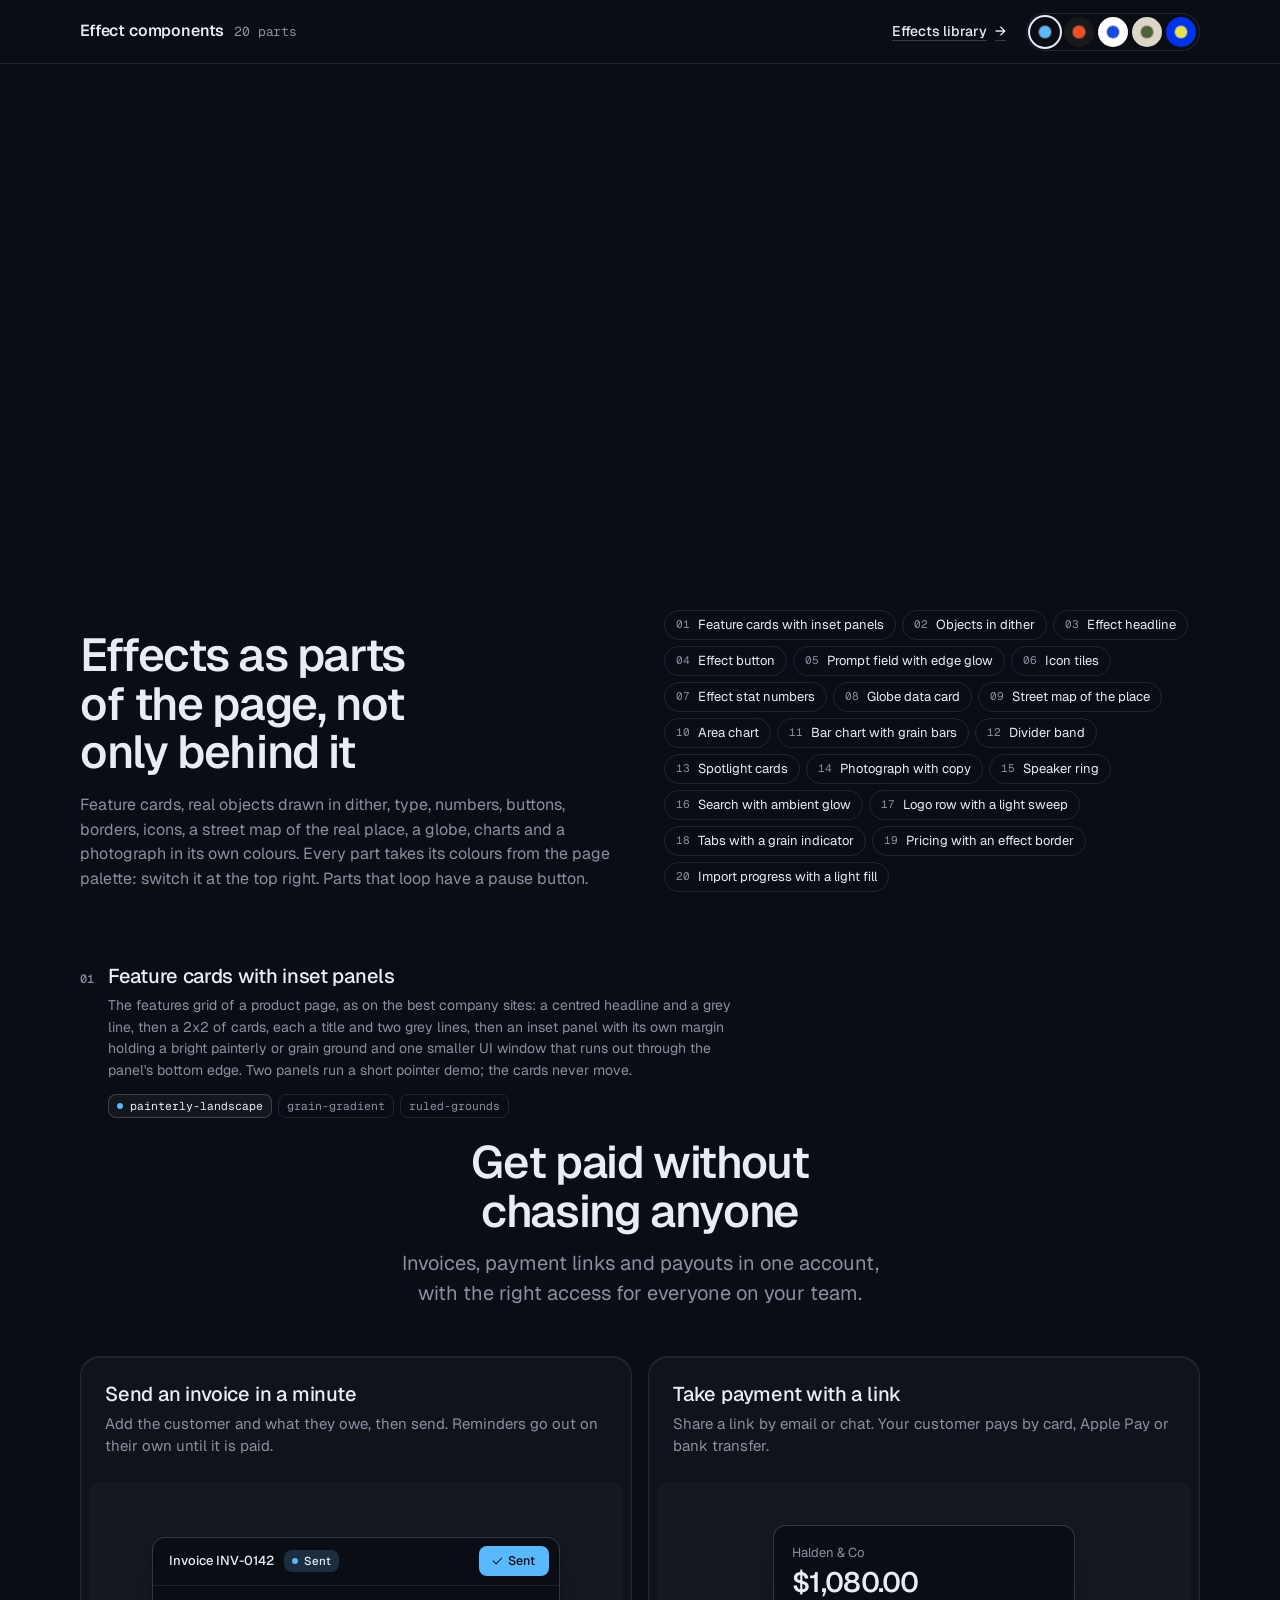
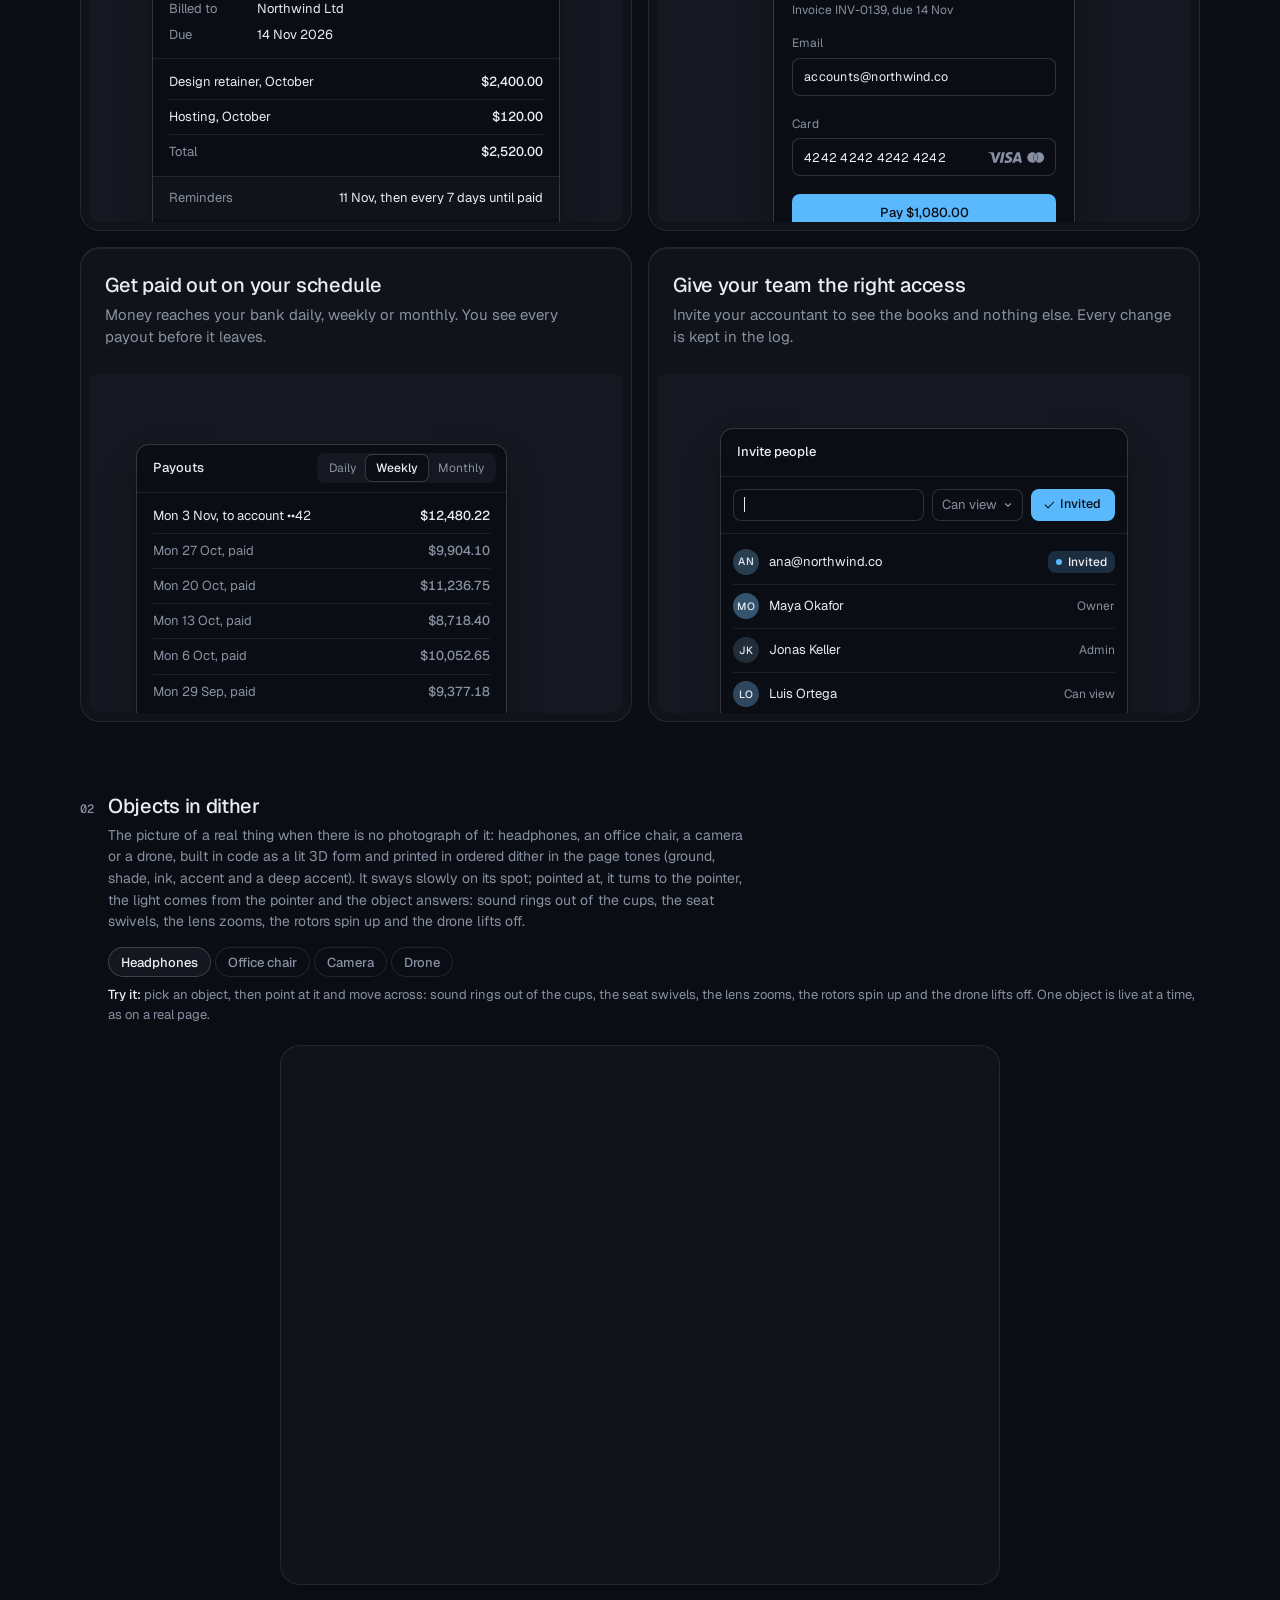
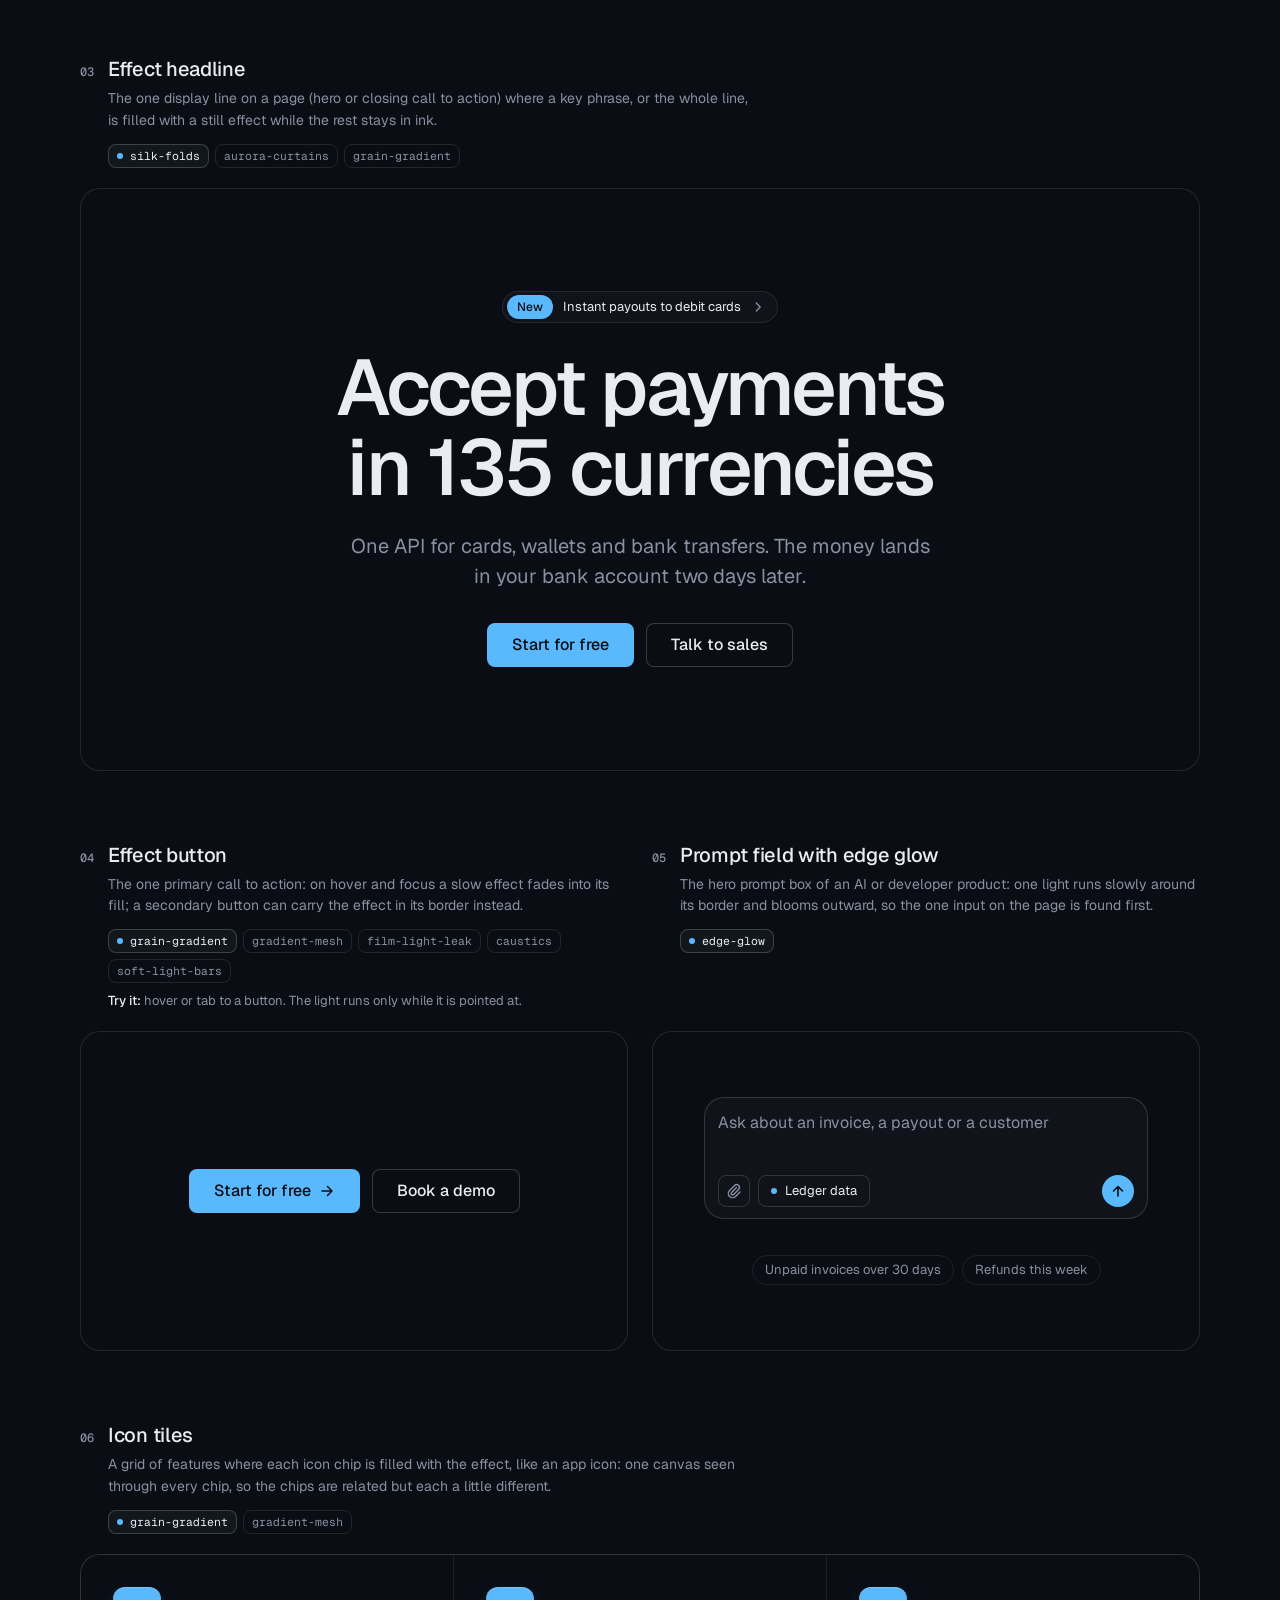
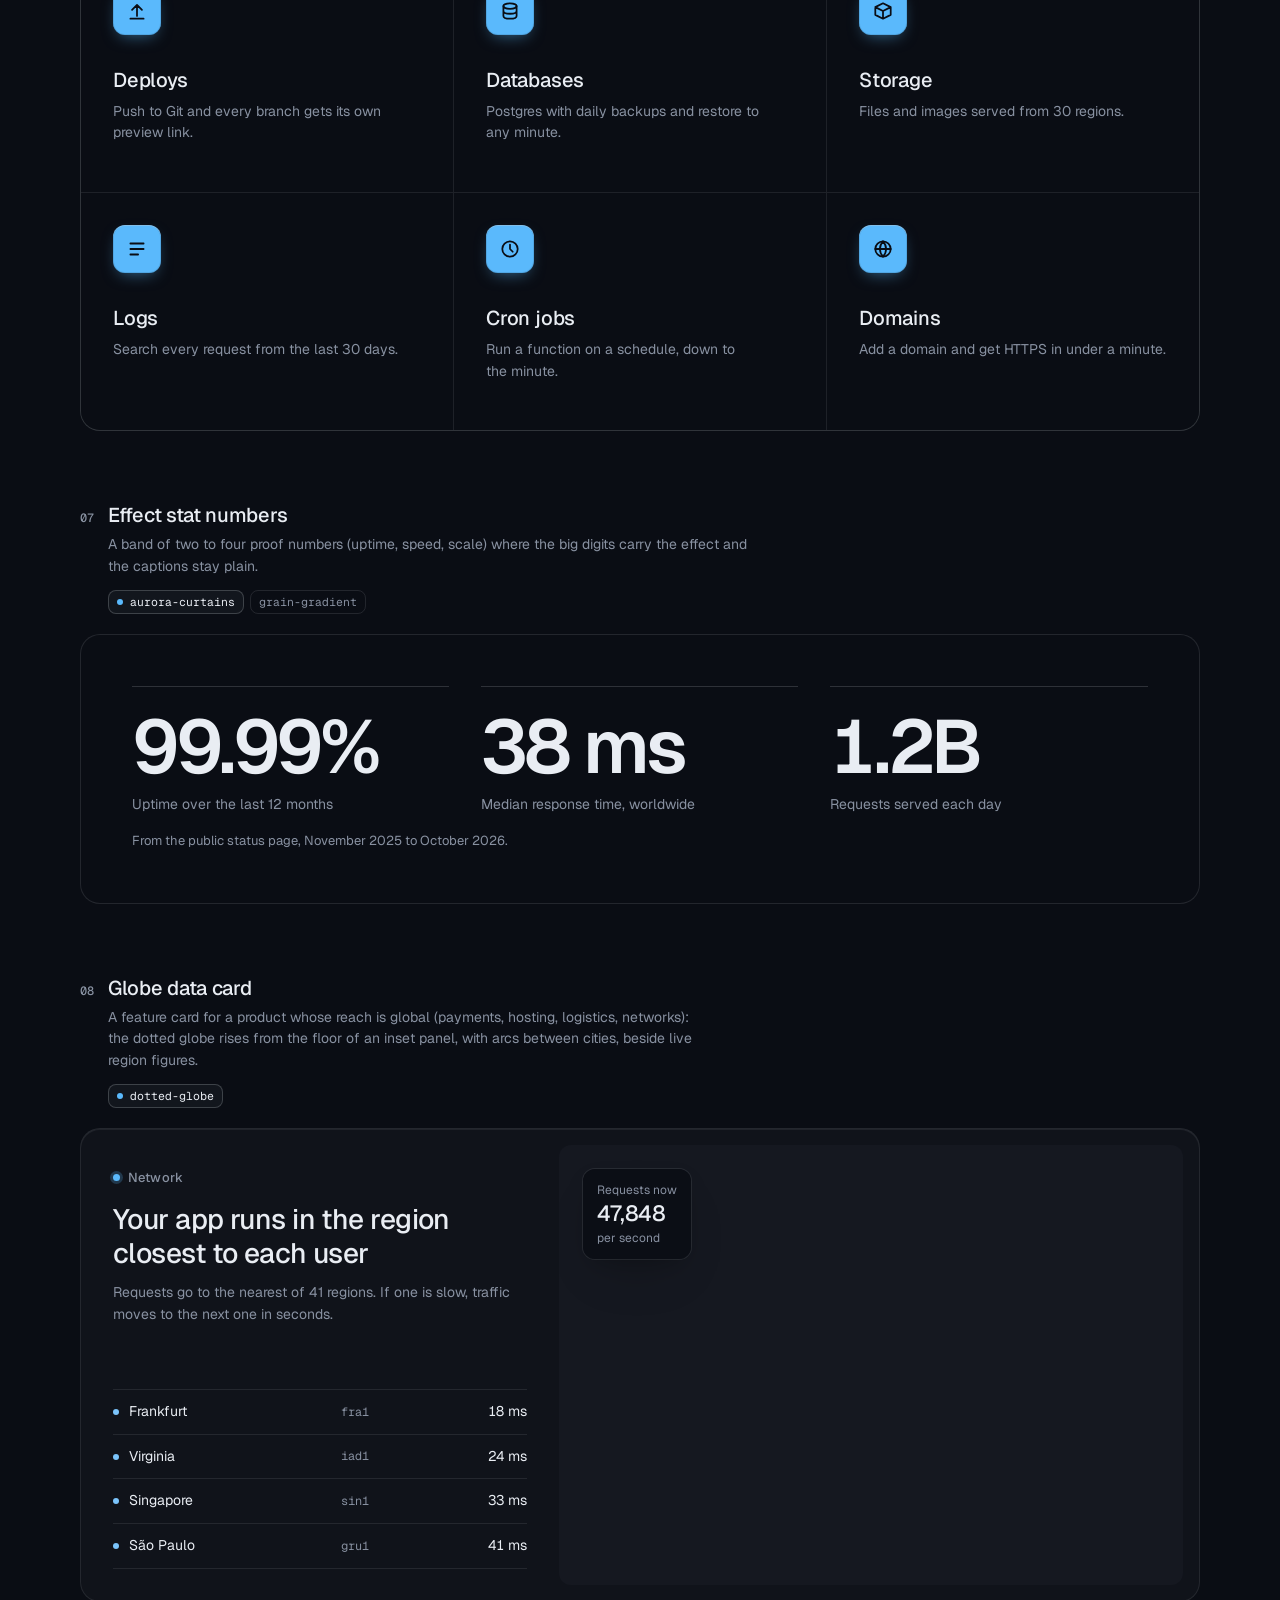
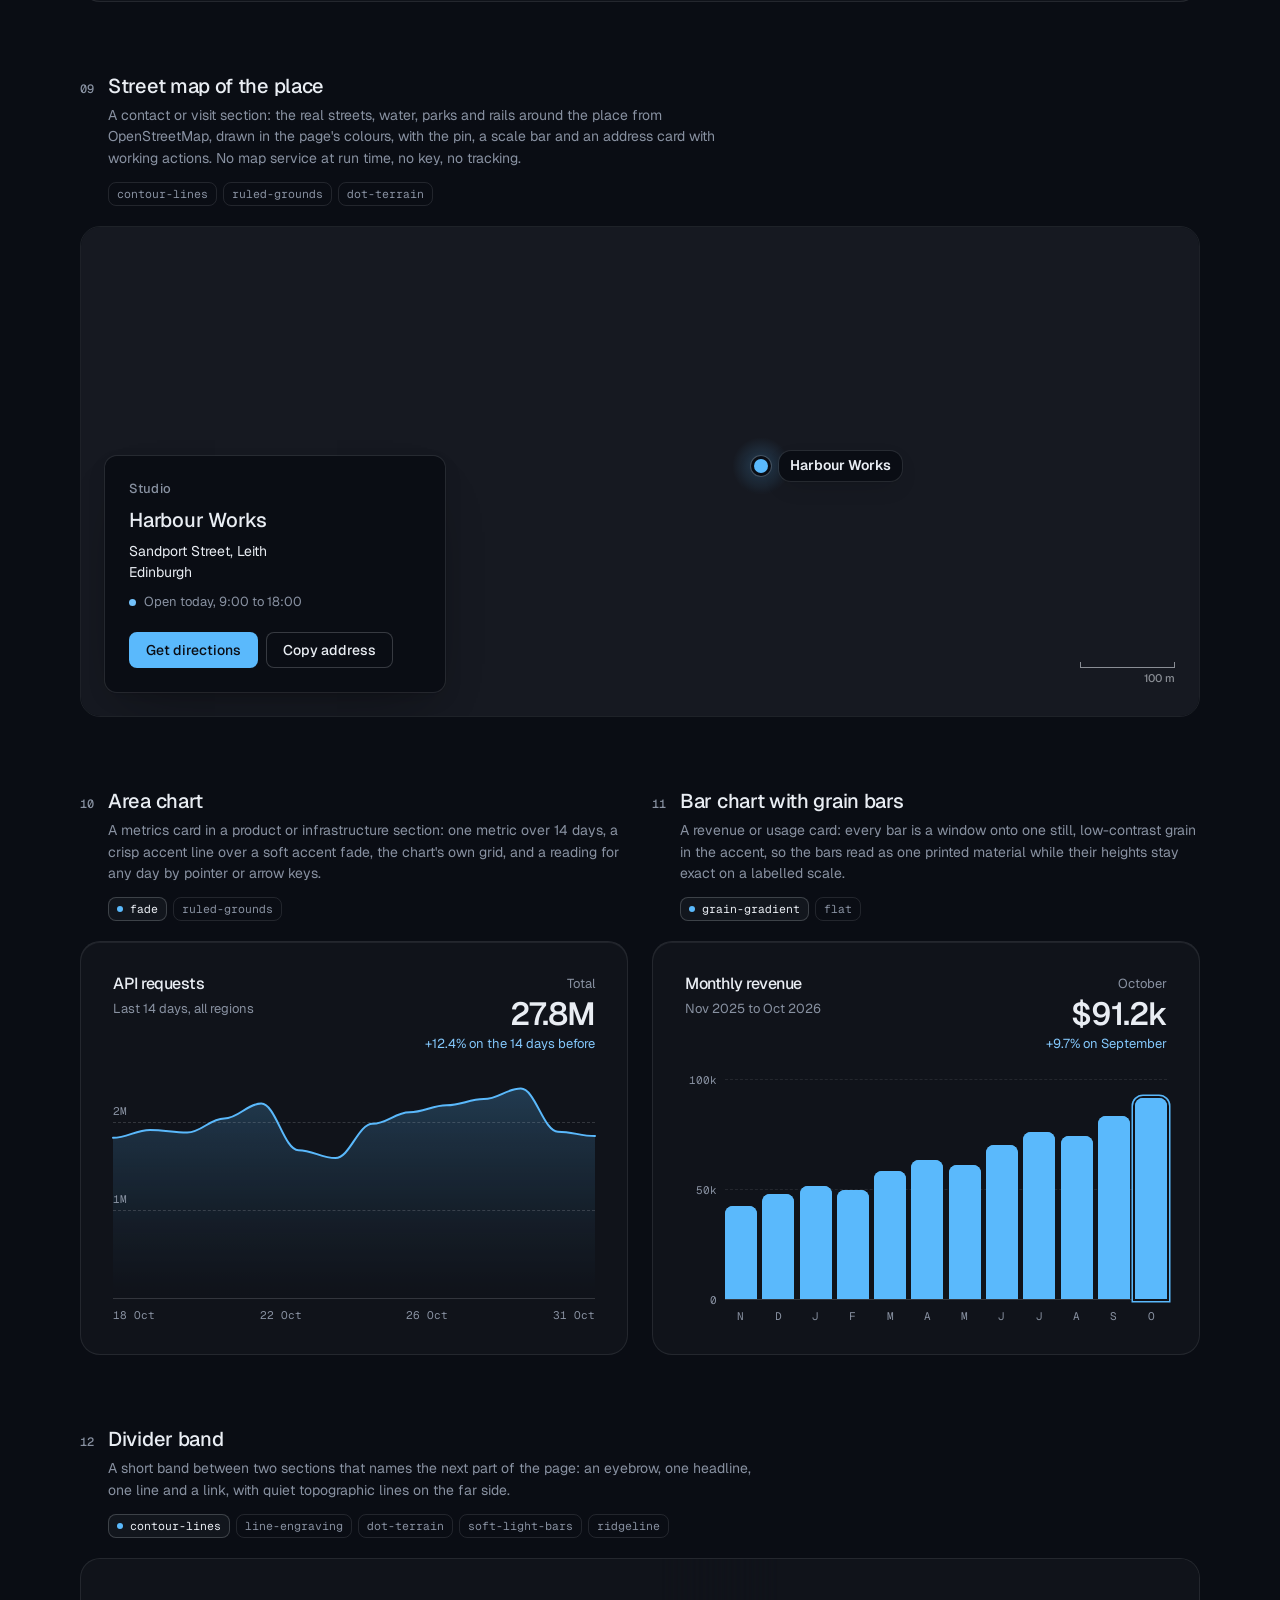
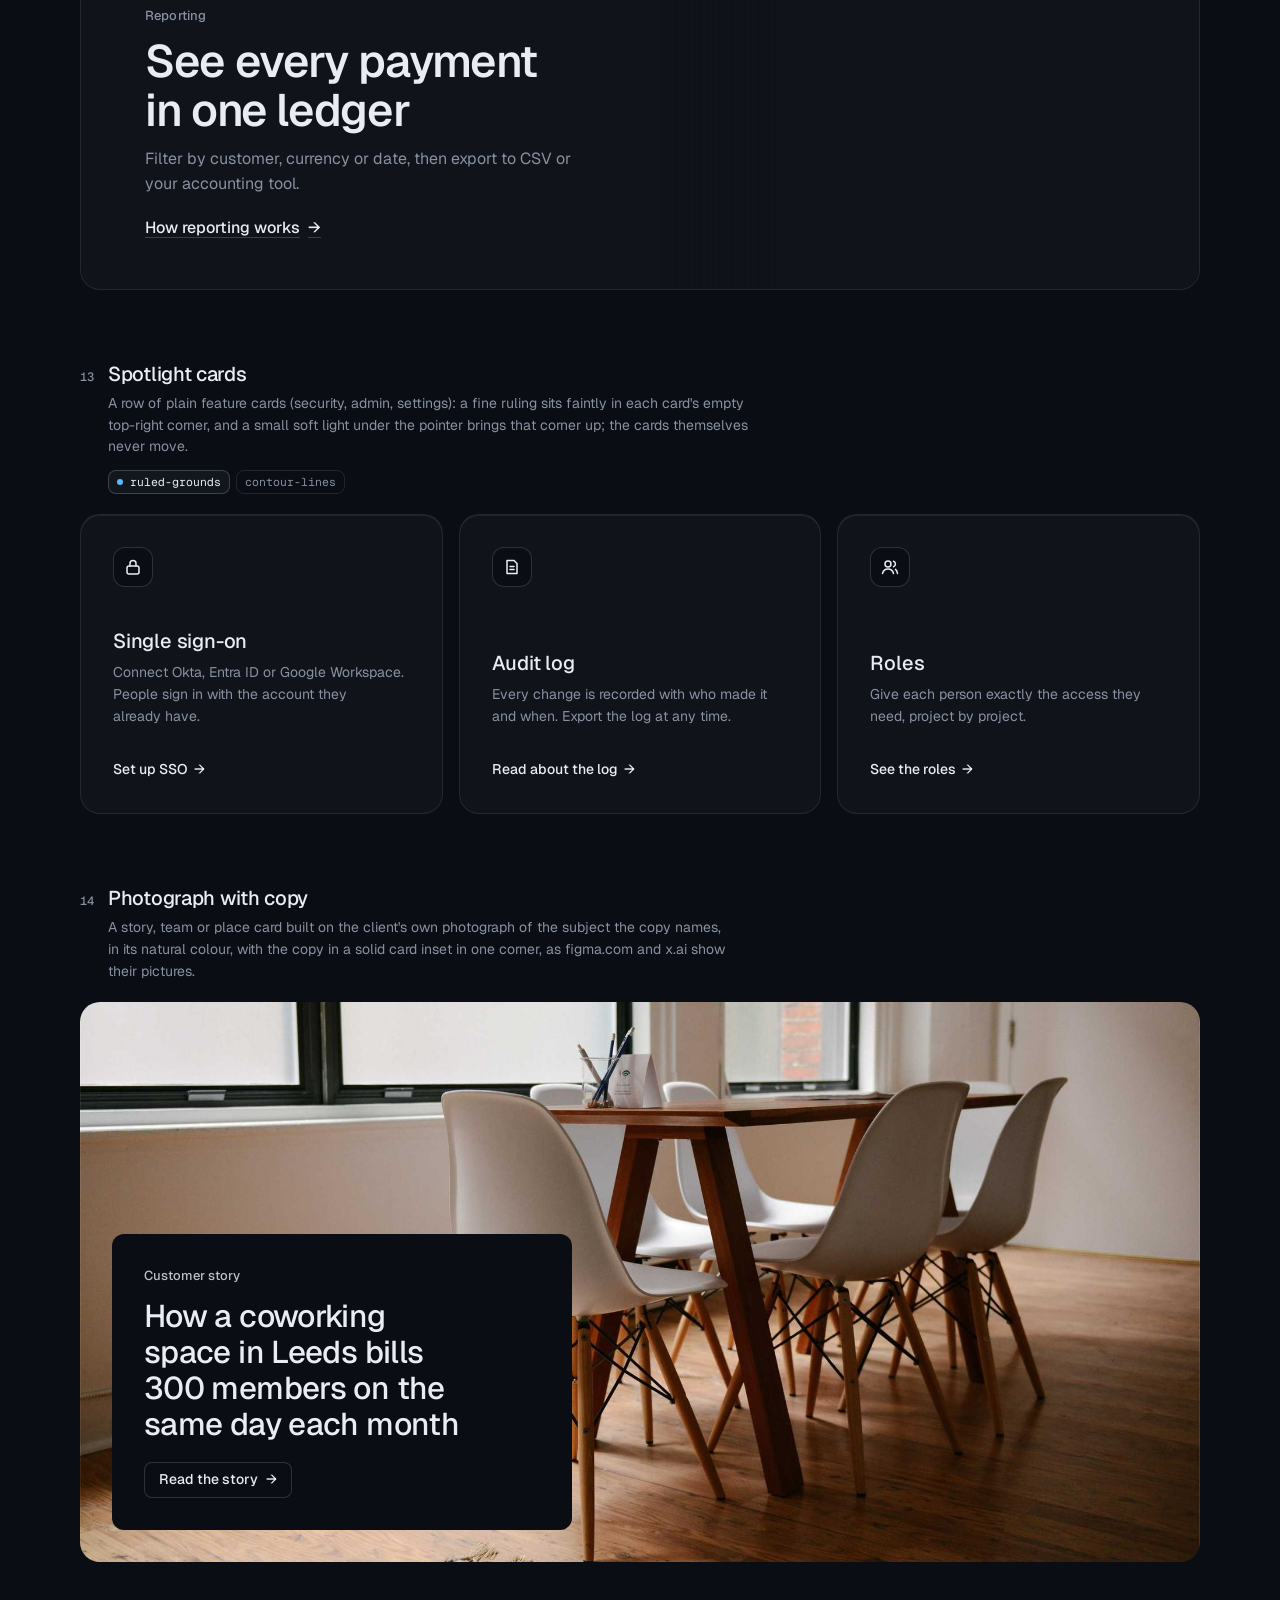
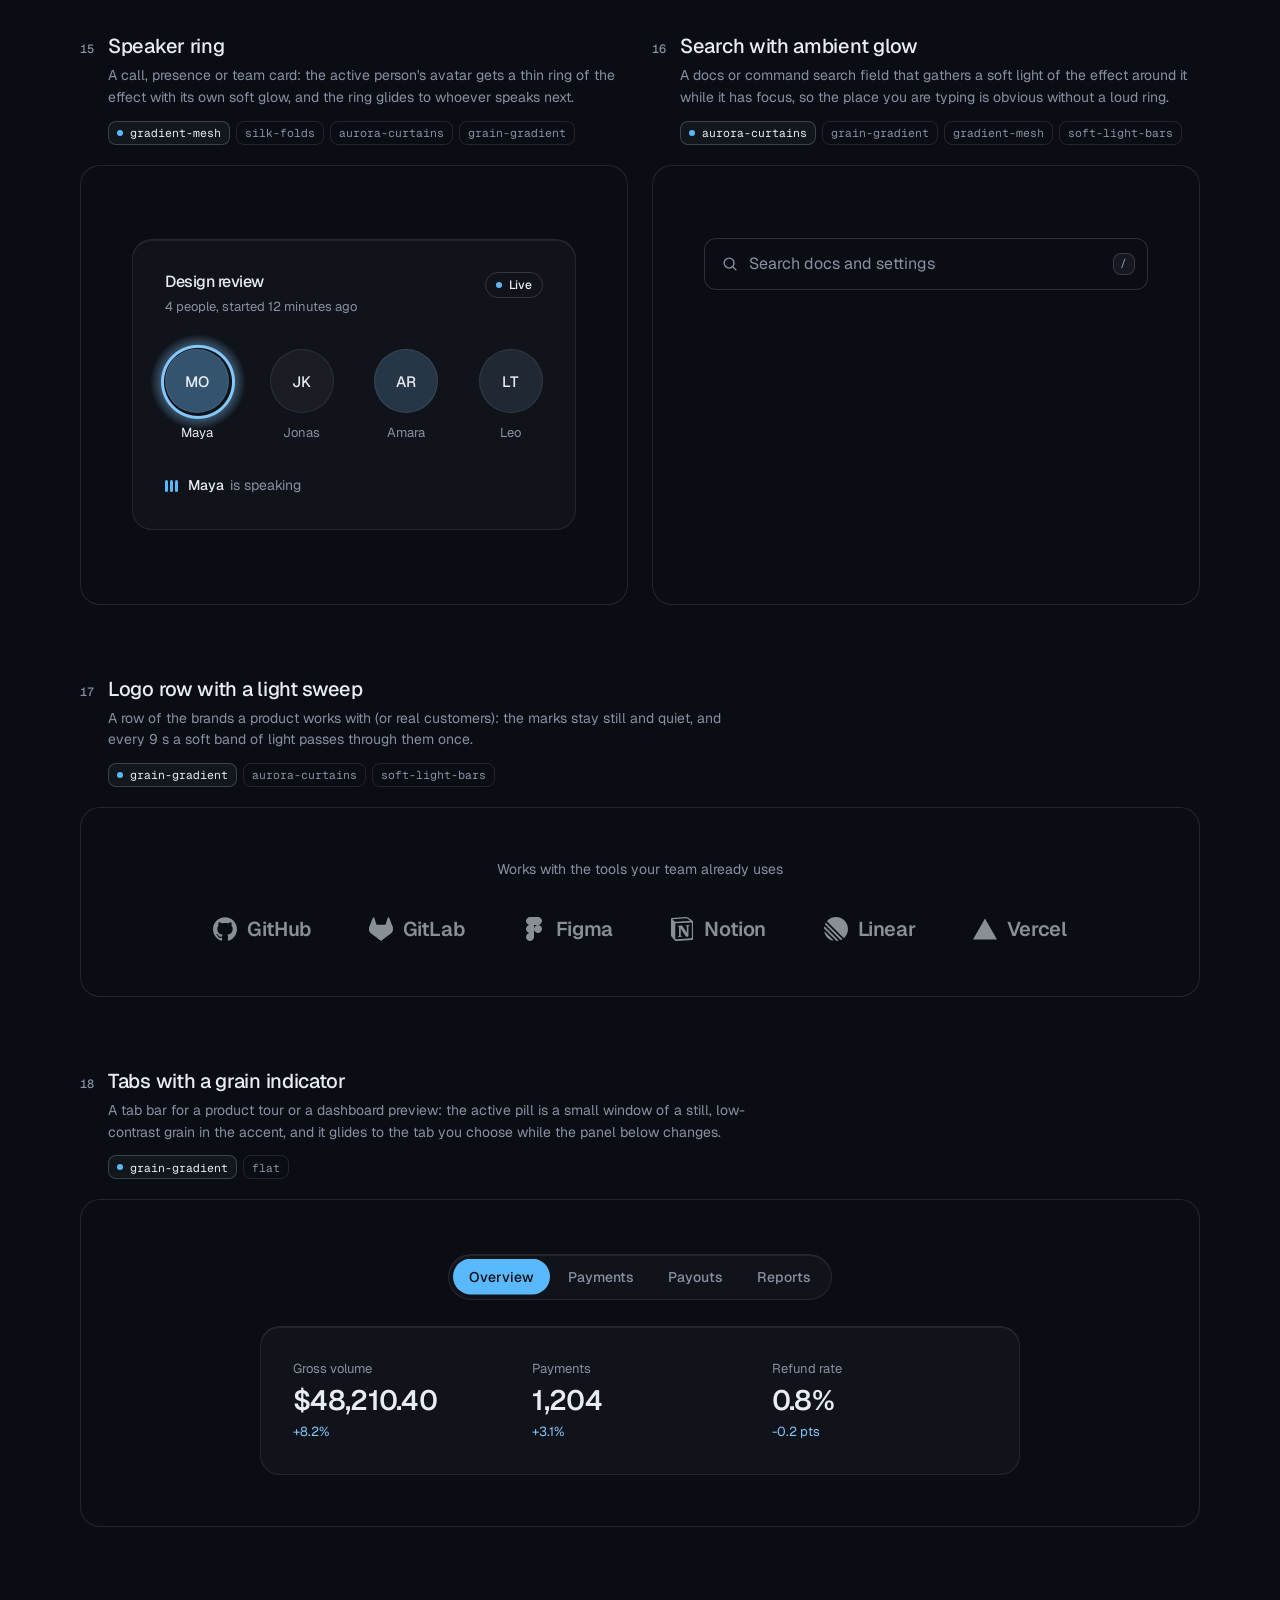
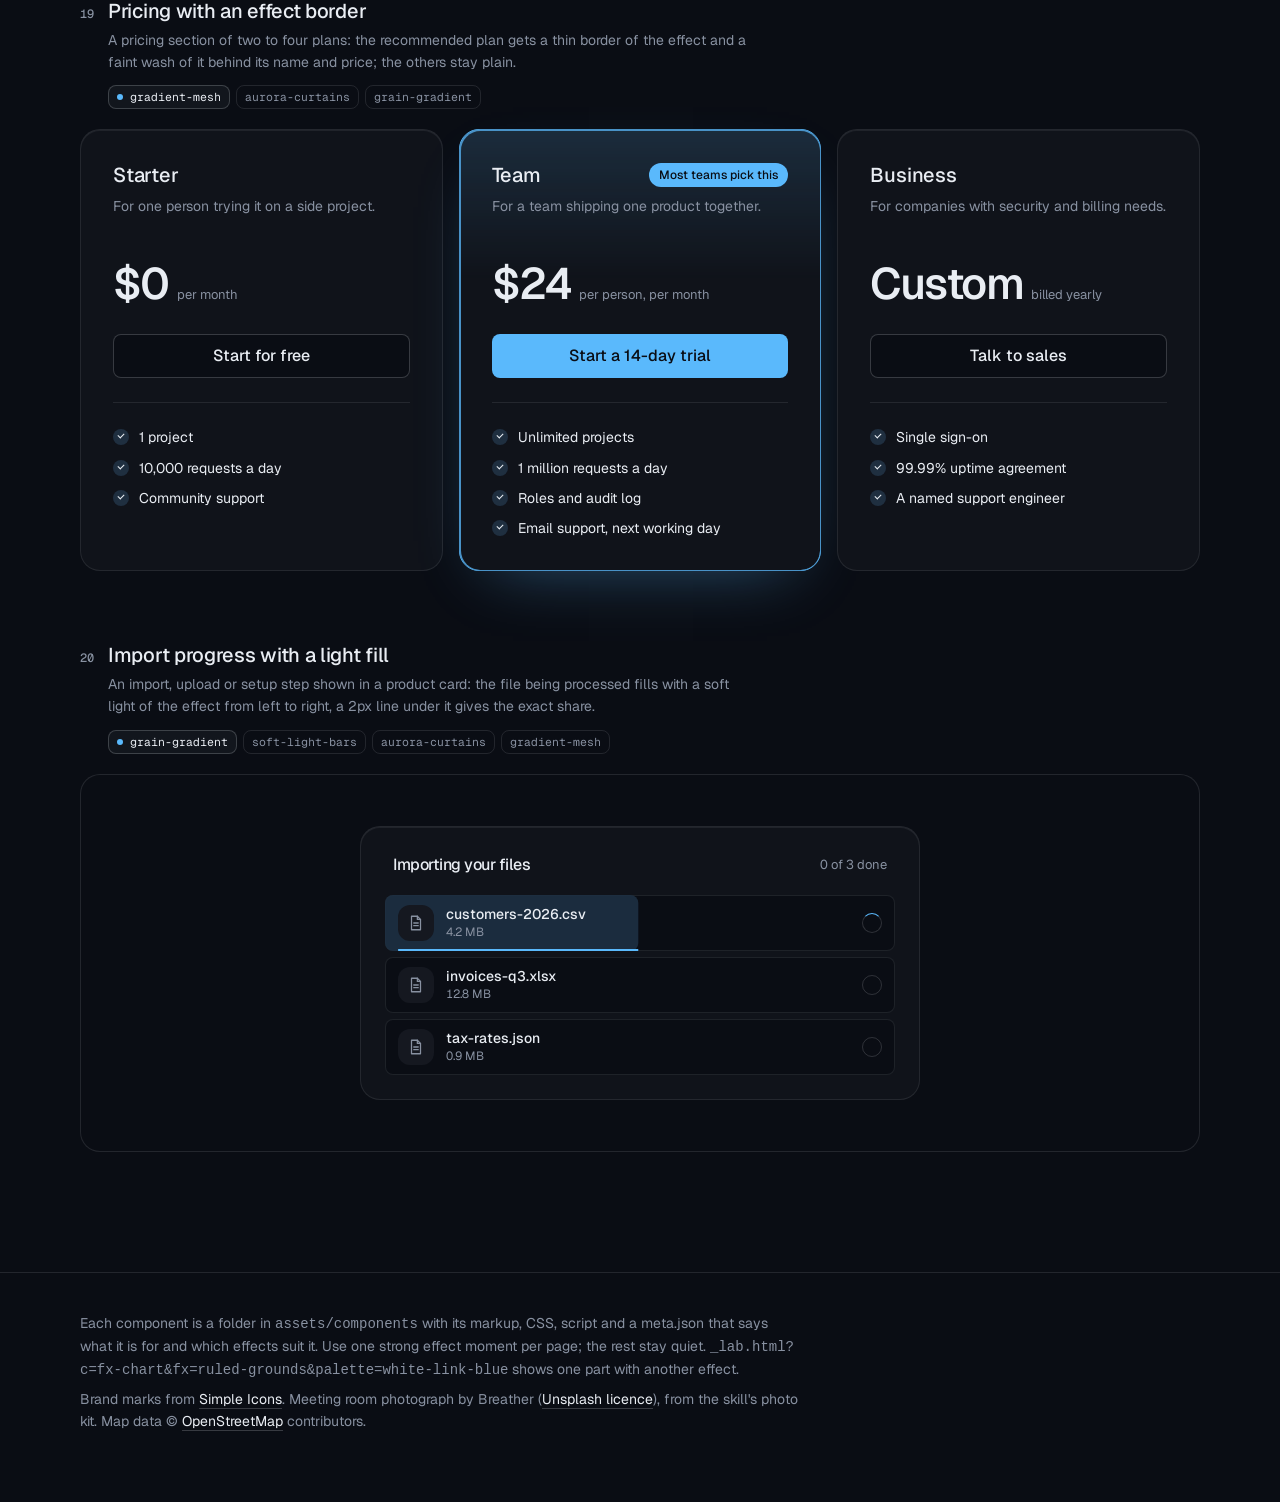
<file: .claude/skills/design-taste-frontend/assets/components/index.html>
<!doctype html>
<html lang="en" data-radius="soft">
<head>
<script>window.__tpGlMax = 16;   /* a gallery shows many live effects at once; a page of a site keeps the default 4 (fx.js) */</script>
<meta charset="utf-8">
<meta name="viewport" content="width=device-width, initial-scale=1">
<title>Effect components</title>
<link rel="preconnect" href="https://fonts.googleapis.com">
<link rel="preconnect" href="https://fonts.gstatic.com" crossorigin>
<link href="https://fonts.googleapis.com/css2?family=Geist:wght@100..900&family=Geist+Mono:wght@400..600&display=swap" rel="stylesheet">
<link rel="stylesheet" href="../system.css">
<link rel="stylesheet" href="./base.css">
<style>
  :root {
    --font-display: "Geist", system-ui, sans-serif;
    --font-text: "Geist", system-ui, sans-serif;
    --font-mono: "Geist Mono", ui-monospace, monospace;
    --display-weight: 560;
    --display-tracking: -0.03em;
    --container: 1200px;
  }
  body { min-height: 100vh; }
  .top {
    position: sticky; top: 0; z-index: 50; height: 64px; background: var(--bg);
    border-bottom: 1px solid var(--line);
  }
  .top .container { height: 100%; display: flex; align-items: center; justify-content: space-between; gap: 16px; }
  .brand { display: flex; align-items: center; gap: 10px; font-weight: 560; letter-spacing: -0.01em; }
  .brand small { font: 400 13px/1 var(--font-mono); color: var(--muted); }
  .top nav { display: flex; align-items: center; gap: 20px; }
  .top nav a.link { font-size: 14px; }
  .swatches { display: flex; gap: 4px; padding: 3px; border: 1px solid var(--line); border-radius: 999px; background: var(--bg); }
  .swatches button {
    width: 30px; height: 30px; border-radius: 999px; border: 0; padding: 0; cursor: pointer; position: relative;
    background: var(--sw-bg);
  }
  .swatches button::after {
    content: ""; position: absolute; inset: 9px; border-radius: 999px; background: var(--sw-accent);
    box-shadow: 0 0 0 1px color-mix(in oklab, var(--sw-ink) 25%, transparent);
  }
  .swatches button[aria-pressed="true"] { box-shadow: 0 0 0 2px var(--ink); }
  .swatches button:focus-visible { outline-offset: 3px; }

  .intro { padding-block: 64px 40px; display: grid; grid-template-columns: minmax(0, 6fr) minmax(0, 6fr); gap: 48px; align-items: end; }
  .intro h1 { font-size: clamp(34px, 2.2vw + 18px, 52px); line-height: 1.05; max-width: 15ch; }
  .intro p { margin-top: 16px; color: var(--muted); font-size: var(--t-body); line-height: 1.55; max-width: 52ch; }
  .index { display: flex; flex-wrap: wrap; gap: 6px; justify-content: flex-start; }
  @media (max-width: 1023px) { .intro { grid-template-columns: minmax(0, 1fr); gap: 28px; } }
  .index a {
    display: inline-flex; align-items: center; gap: 8px; height: 30px; padding: 0 11px; border-radius: 999px;
    border: 1px solid var(--line); font-size: 13px; color: var(--ink);
    transition: border-color var(--dur) var(--ease), background-color var(--dur) var(--ease);
  }
  .index a span { font-family: var(--font-mono); font-size: 11px; color: var(--muted); }
  .index a:hover { border-color: var(--line-strong); background: color-mix(in oklab, var(--ink) 4%, var(--bg)); }

  /* every part spans two rows of the list (its notes, its stage) as a subgrid, so the two parts of a
     half-width pair share one notes height and one stage height: their stages start and end level */
  .list { display: grid; grid-template-columns: repeat(2, minmax(0, 1fr)); column-gap: 24px; row-gap: 0; padding-bottom: 120px; }
  .sc { grid-column: 1 / -1; grid-row: span 2; display: grid; grid-template-rows: subgrid; row-gap: 20px; min-width: 0; scroll-margin-top: 88px; padding-top: 72px; }
  .sc:first-child { padding-top: 0; }
  .sc.is-half { grid-column: auto; }
  .sc.is-half .sc__stage:not(.is-center) { display: grid; }
  .sc__meta { display: grid; grid-template-columns: auto 1fr; column-gap: 14px; row-gap: 6px; align-items: baseline; align-content: start; }
  .sc__note { grid-column: 2; margin: 2px 0 0; font-size: 13px; color: var(--muted); }
  .sc__note::before { content: "Try it: "; color: var(--ink); font-weight: 500; }
  .sc__no { font: 500 12px/1 var(--font-mono); color: var(--muted); padding-top: 2px; }
  .sc__name { font: 500 20px/1.25 var(--font-text); letter-spacing: -0.015em; margin: 0; }
  .sc__for { grid-column: 2; color: var(--muted); font-size: 14px; line-height: 1.55; max-width: 72ch; margin: 0; }
  .sc__fx { grid-column: 2; display: flex; flex-wrap: wrap; gap: 6px; margin-top: 6px; }
  .sc__fx li {
    font: 400 11.5px/1 var(--font-mono); color: var(--muted); height: 24px; display: inline-flex; align-items: center;
    padding: 0 8px; border-radius: var(--r-sm); border: 1px solid var(--line);
  }
  .sc__fx li.is-on { color: var(--ink); border-color: var(--line-strong); background: color-mix(in oklab, var(--ink) 5%, var(--bg)); }
  .sc__fx li.is-on::before { content: ""; width: 6px; height: 6px; border-radius: 99px; background: var(--accent); margin-right: 7px; }
  .sc__stage {
    position: relative; min-width: 0; border: 1px solid var(--line); border-radius: var(--r-lg);
    padding: clamp(20px, 4vw, 56px); background: var(--bg);
  }
  .sc__stage.is-tall { padding-block: clamp(56px, 8vw, 120px); }
  .sc__stage.is-flush { padding: 0; border: 0; }
  .sc__stage.is-center { display: grid; place-items: center; min-height: 320px; }
  /* one object, at a size a page would give it */
  #fx-dither-object .sc__stage { display: grid; justify-items: center; }
  #fx-dither-object .cx-obj { width: min(100%, 720px); }
  .sc__pick { grid-column: 2; display: flex; flex-wrap: wrap; gap: 4px; margin-top: 8px; }
  .sc__pick button {
    height: 30px; padding: 0 12px; border-radius: 999px; border: 1px solid var(--line); background: var(--bg);
    font: 500 13px/1 var(--font-text); color: var(--muted); cursor: pointer;
  }
  .sc__pick button:hover { color: var(--ink); border-color: var(--line-strong); }
  .sc__pick button[aria-pressed="true"] { color: var(--ink); border-color: var(--line-strong); background: color-mix(in oklab, var(--ink) 6%, var(--bg)); }
  /* the search list opens below its field: leave it room inside the frame */
  #fx-search .sc__stage { min-height: 440px; place-items: start center; padding-top: 72px; }
  .sc__stage:empty::after { content: "Loading"; color: var(--muted); font-size: 13px; }

  .foot { border-top: 1px solid var(--line); padding: 40px 0 64px; color: var(--muted); font-size: 14px; }
  .foot p { max-width: 80ch; margin: 0 0 8px; }
  .foot a { color: var(--ink); text-decoration: underline; text-decoration-color: var(--line-strong); text-underline-offset: 4px; }

  @media (max-width: 899px) {
    .list { grid-template-columns: minmax(0, 1fr); }
    .sc.is-half { grid-column: 1 / -1; }
    .top nav a.link { display: none; }
  }
  @media (max-width: 639px) {
    .intro { padding-block: 48px 32px; }
    .sc { padding-top: 48px; }
    .sc__meta { grid-template-columns: 1fr; }
    .sc__no { display: none; }
    .sc__for, .sc__fx, .sc__note, .sc__pick { grid-column: 1; }
    .sc__stage.is-center { min-height: 240px; }
    .brand small { display: none; }
  }
</style>
</head>
<body>
<header class="top">
  <div class="container">
    <div class="brand">Effect components <small id="count"></small></div>
    <nav aria-label="Palette and links">
      <a class="link" href="../effects/gallery.html">Effects library</a>
      <div class="swatches" id="swatches" role="group" aria-label="Page palette"></div>
    </nav>
  </div>
</header>

<main>
  <section class="intro container">
    <div>
      <h1>Effects as parts of the page, not only behind it</h1>
      <p id="lede">Feature cards, real objects drawn in dither, type, numbers, buttons, borders, icons, a street map of the real place, a globe, charts and a photograph in its own colours. Every part takes its colours from the page palette: switch it at the top right. Parts that loop have a pause button.</p>
    </div>
    <nav class="index" id="index" aria-label="Components"></nav>
  </section>
  <div class="container list" id="list"></div>
</main>

<footer class="foot">
  <div class="container">
    <p>Each component is a folder in <code>assets/components</code> with its markup, CSS, script and a meta.json that says what it is for and which effects suit it. Use one strong effect moment per page; the rest stay quiet. <code>_lab.html?c=fx-chart&amp;fx=ruled-grounds&amp;palette=white-link-blue</code> shows one part with another effect.</p>
    <p>Brand marks from <a href="https://simpleicons.org/">Simple Icons</a>. Meeting room photograph by Breather (<a href="https://unsplash.com/photos/DEdM9Vs6s8w">Unsplash licence</a>), from the skill's photo kit. Map data © <a href="https://www.openstreetmap.org/copyright">OpenStreetMap</a> contributors.</p>
  </div>
</footer>

<script type="module">
  import fx from '../effects/fx.js';

  // component id, layout and stage style, in page order
  const COMPONENTS = [
    { id: 'fx-feature-card', stage: 'is-flush' },
    { id: 'fx-dither-object', stage: 'is-flush', note: 'pick an object, then point at it and move across: sound rings out of the cups, the seat swivels, the lens zooms, the rotors spin up and the drone lifts off. One object is live at a time, as on a real page.' },
    { id: 'fx-headline', stage: 'is-tall' },
    { id: 'fx-button', half: true, stage: 'is-center', note: 'hover or tab to a button. The light runs only while it is pointed at.' },
    { id: 'fx-prompt', half: true, stage: 'is-center' },
    { id: 'fx-icon-tiles', stage: 'is-flush' },
    { id: 'fx-stat' },
    { id: 'fx-globe', stage: 'is-flush' },
    { id: 'fx-map', stage: 'is-flush' },
    { id: 'fx-chart', half: true, stage: 'is-flush' },
    { id: 'fx-bars', half: true, stage: 'is-flush' },
    { id: 'fx-band', stage: 'is-flush' },
    { id: 'fx-spotlight', stage: 'is-flush' },
    { id: 'fx-photo', stage: 'is-flush' },
    { id: 'fx-avatar', half: true, stage: 'is-center' },
    { id: 'fx-search', half: true, stage: 'is-center' },
    { id: 'fx-logos' },
    { id: 'fx-tabs' },
    { id: 'fx-pricing', stage: 'is-flush' },
    { id: 'fx-progress', stage: 'is-center' },
  ];

  const PALETTES = [
    { id: 'blue-black-cornflower', name: 'Night, cornflower', bg: '#0a0d14', surface: '#131824', ink: '#e9edf3', muted: '#8891a1', accent: '#5ab9fc', accentInk: '#0a0d14' },
    { id: 'graphite-safety-orange', name: 'Graphite, orange', bg: '#18191b', surface: '#222427', ink: '#eff0f1', muted: '#9c9ea3', accent: '#ff4a1f', accentInk: '#18191b' },
    { id: 'white-link-blue', name: 'White, blue', bg: '#ffffff', surface: '#f4f4f4', ink: '#111111', muted: '#6b6b6b', accent: '#1a4be0', accentInk: '#ffffff' },
    { id: 'moss-sand', name: 'Sand, moss', bg: '#ddd6c6', surface: '#d2cab8', ink: '#2a2a26', muted: '#59574e', accent: '#4f6238', accentInk: '#ffffff' },
    { id: 'cobalt-field', name: 'Cobalt field', bg: '#0034eb', surface: '#002fd6', ink: '#ffffff', muted: '#dfe4f2', accent: '#e9e34a', accentInk: '#111111' },
  ];

  const q = new URLSearchParams(location.search);
  if (q.has('time')) fx.setClock(+q.get('time'));
  if (q.has('fallback')) fx.config.forceFallback = true;
  const only = q.get('only') ? q.get('only').split(',') : null;
  const list = document.getElementById('list');
  const index = document.getElementById('index');
  const swatches = document.getElementById('swatches');

  /*
    The budget: a laptop's integrated GPU shares its memory with everything else, so this page never
    holds more than 4 live WebGL contexts. A part is started when it comes near the viewport and
    destroyed when it leaves it; still parts draw once and free their context; fx.js frees any idle
    off-screen context past 4. liveGL() counts the contexts that are open right now.
  */
  fx.config.maxLive = 4;
  const contexts = new Set();
  let peakGL = 0;
  const getContext = HTMLCanvasElement.prototype.getContext;
  HTMLCanvasElement.prototype.getContext = function (type, ...rest) {
    const c = getContext.call(this, type, ...rest);
    if (c && /webgl/i.test(type) && !contexts.has(c)) { contexts.add(c); peakGL = Math.max(peakGL, liveGL()); }
    return c;
  };
  function liveGL() {
    for (const c of contexts) if (c.isContextLost()) contexts.delete(c);
    return contexts.size;
  }

  // the dither object: one live at a time, switched here (a real page shows one object)
  const OBJECTS = {
    headphones: ['Headphones', 'Over-ear, wireless'],
    chair: ['Office chair', 'Swivel seat on five castors'],
    camera: ['Camera', 'Mirrorless, with a zoom lens'],
    drone: ['Drone', 'Four rotors and a camera'],
  };
  let object = OBJECTS[q.get('object')] ? q.get('object') : 'headphones';
  // print (ordered dither, the default) or studio (a smooth shaded render: no picker until it is anti-aliased; ?render=studio)
  let render = q.get('render') === 'studio' ? 'studio' : 'print';

  function applyPalette(p) {
    const c = fx.color;
    const action = c.contrast(p.accent, p.bg) >= 2.2 ? p.accent : p.ink;
    const actionInk = action === p.accent ? p.accentInk : p.bg;
    const s = document.documentElement.style;
    const set = (k, v) => s.setProperty(k, v);
    set('--p-bg', p.bg); set('--p-surface', p.surface); set('--p-ink', p.ink); set('--p-muted', p.muted);
    set('--p-accent', p.accent); set('--p-accent-ink', p.accentInk); set('--p-action', action); set('--p-action-ink', actionInk);
    document.documentElement.style.colorScheme = c.isDark(p.bg) ? 'dark' : 'light';
    for (const b of swatches.children) b.setAttribute('aria-pressed', String(b.dataset.id === p.id));
  }

  async function load(entry) {
    const base = `./${entry.id}/`;
    const [meta, html, mod] = await Promise.all([
      fetch(base + 'meta.json').then(r => (r.ok ? r.json() : null)),
      fetch(base + 'component.html').then(r => (r.ok ? r.text() : null)),
      import(base + 'component.js').catch(err => { console.warn(entry.id, err); return null; }),
    ]).catch(() => [null, null, null]);
    if (!meta || !html || !mod) return null;
    const link = document.createElement('link');
    link.rel = 'stylesheet';
    link.href = base + 'component.css';
    document.head.append(link);
    await new Promise(r => { link.onload = link.onerror = r; });
    return { ...entry, meta, html, mod };
  }

  function section(e, n) {
    const s = document.createElement('section');
    s.className = 'sc' + (e.half ? ' is-half' : '');
    s.id = e.id;
    const fxList = (e.meta.effects || []).map(id => `<li class="${id === e.meta.default ? 'is-on' : ''}">${id}</li>`).join('');
    const pick = e.id === 'fx-dither-object'
      ? `<div class="sc__pick" role="group" aria-label="Object">${Object.keys(OBJECTS).map(k => `<button type="button" data-object="${k}" aria-pressed="${k === object}">${OBJECTS[k][0]}</button>`).join('')}</div>`
      : '';
    s.innerHTML = `
      <div class="sc__meta">
        <span class="sc__no">${String(n).padStart(2, '0')}</span>
        <h2 class="sc__name">${e.meta.name}</h2>
        <p class="sc__for">${e.meta.for}</p>
        ${fxList ? `<ul class="sc__fx" aria-label="Effects that suit it">${fxList}</ul>` : ''}
        ${pick}
        ${e.note ? `<p class="sc__note">${e.note}</p>` : ''}
      </div>
      <div class="sc__stage ${e.stage || ''}"></div>`;
    return s;
  }

  // the markup is placed at once (the page keeps its full height); the scripts run only near the viewport
  function markup(e) {
    const stage = e.section.querySelector('.sc__stage');
    stage.innerHTML = e.html;
    if (e.id === 'fx-dither-object') {
      const fig = stage.querySelector('.cx-obj');
      fig.dataset.cxObject = object;
      if (render === 'studio') fig.dataset.cxRender = 'studio'; else delete fig.dataset.cxRender;
      fig.querySelector('.cx-obj__stage').removeAttribute('aria-label');
    }
    return stage;
  }
  function start(e) {
    if (e.ctrl) return;
    const stage = markup(e);
    try { e.ctrl = e.mod.default(stage.firstElementChild || stage) || { destroy() {} }; } catch (err) { console.error(e.id, err); e.ctrl = { destroy() {} }; }
  }
  function stop(e) {
    if (!e.ctrl) return;
    try { e.ctrl.destroy?.(); } catch (err) { console.warn(e.id, err); }
    fx.unmountAll(e.section);
    e.ctrl = null;
  }

  function setPalette(p, entries) {
    entries.forEach(stop);
    applyPalette(p);
    try { localStorage.setItem('cx-palette', p.id); } catch (_) {}
    requestAnimationFrame(() => entries.forEach(e => (e.near ? start(e) : markup(e))));
  }

  let saved = null;
  try { saved = localStorage.getItem('cx-palette'); } catch (_) {}
  const first = PALETTES.find(p => p.id === q.get('palette')) || PALETTES.find(p => p.id === saved) || PALETTES[0];
  for (const p of PALETTES) {
    const b = document.createElement('button');
    b.type = 'button';
    b.dataset.id = p.id;
    b.title = p.name;
    b.setAttribute('aria-label', p.name);
    b.style.setProperty('--sw-bg', p.bg);
    b.style.setProperty('--sw-accent', p.accent);
    b.style.setProperty('--sw-ink', p.ink);
    swatches.append(b);
  }
  applyPalette(first);

  const wanted = COMPONENTS.filter(c => !only || only.includes(c.id));
  const entries = (await Promise.all(wanted.map(load))).filter(Boolean);
  document.getElementById('count').textContent = `${entries.length} parts`;
  entries.forEach((e, i) => {
    e.section = section(e, i + 1);
    list.append(e.section);
    markup(e);
    const a = document.createElement('a');
    a.href = '#' + e.id;
    a.innerHTML = `<span>${String(i + 1).padStart(2, '0')}</span>${e.meta.name}`;
    index.append(a);
  });
  await document.fonts.ready;
  const near = new IntersectionObserver(seen => {
    for (const en of seen) {
      const e = entries.find(x => x.section === en.target);
      if (!e) continue;
      e.near = en.isIntersecting;
      if (e.near) start(e); else stop(e);
    }
  }, { rootMargin: '10% 0px' });
  entries.forEach(e => near.observe(e.section));
  setTimeout(() => { document.documentElement.dataset.ready = '1'; }, 1500);

  swatches.addEventListener('click', ev => {
    const b = ev.target.closest('button');
    if (!b) return;
    const p = PALETTES.find(x => x.id === b.dataset.id);
    if (p) setPalette(p, entries);
  });
  list.addEventListener('click', ev => {
    const b = ev.target.closest('[data-object], [data-render]');
    if (!b || !(OBJECTS[b.dataset.object] || b.dataset.render)) return;
    if (b.dataset.render) render = b.dataset.render; else object = b.dataset.object;
    b.parentElement.querySelectorAll('button').forEach(x => x.setAttribute('aria-pressed', String(x === b)));
    const e = entries.find(x => x.id === 'fx-dither-object');
    stop(e);
    if (e.near) start(e); else markup(e);
  });
  window.__cx = {
    entries,
    setPalette: id => setPalette(PALETTES.find(p => p.id === id), entries),
    setObject: k => list.querySelector(`[data-object="${k}"]`)?.click(),
    gl: () => ({ live: liveGL(), peak: peakGL, started: entries.filter(e => e.ctrl).map(e => e.id) }),
  };
</script>

</body>
</html>
</file>
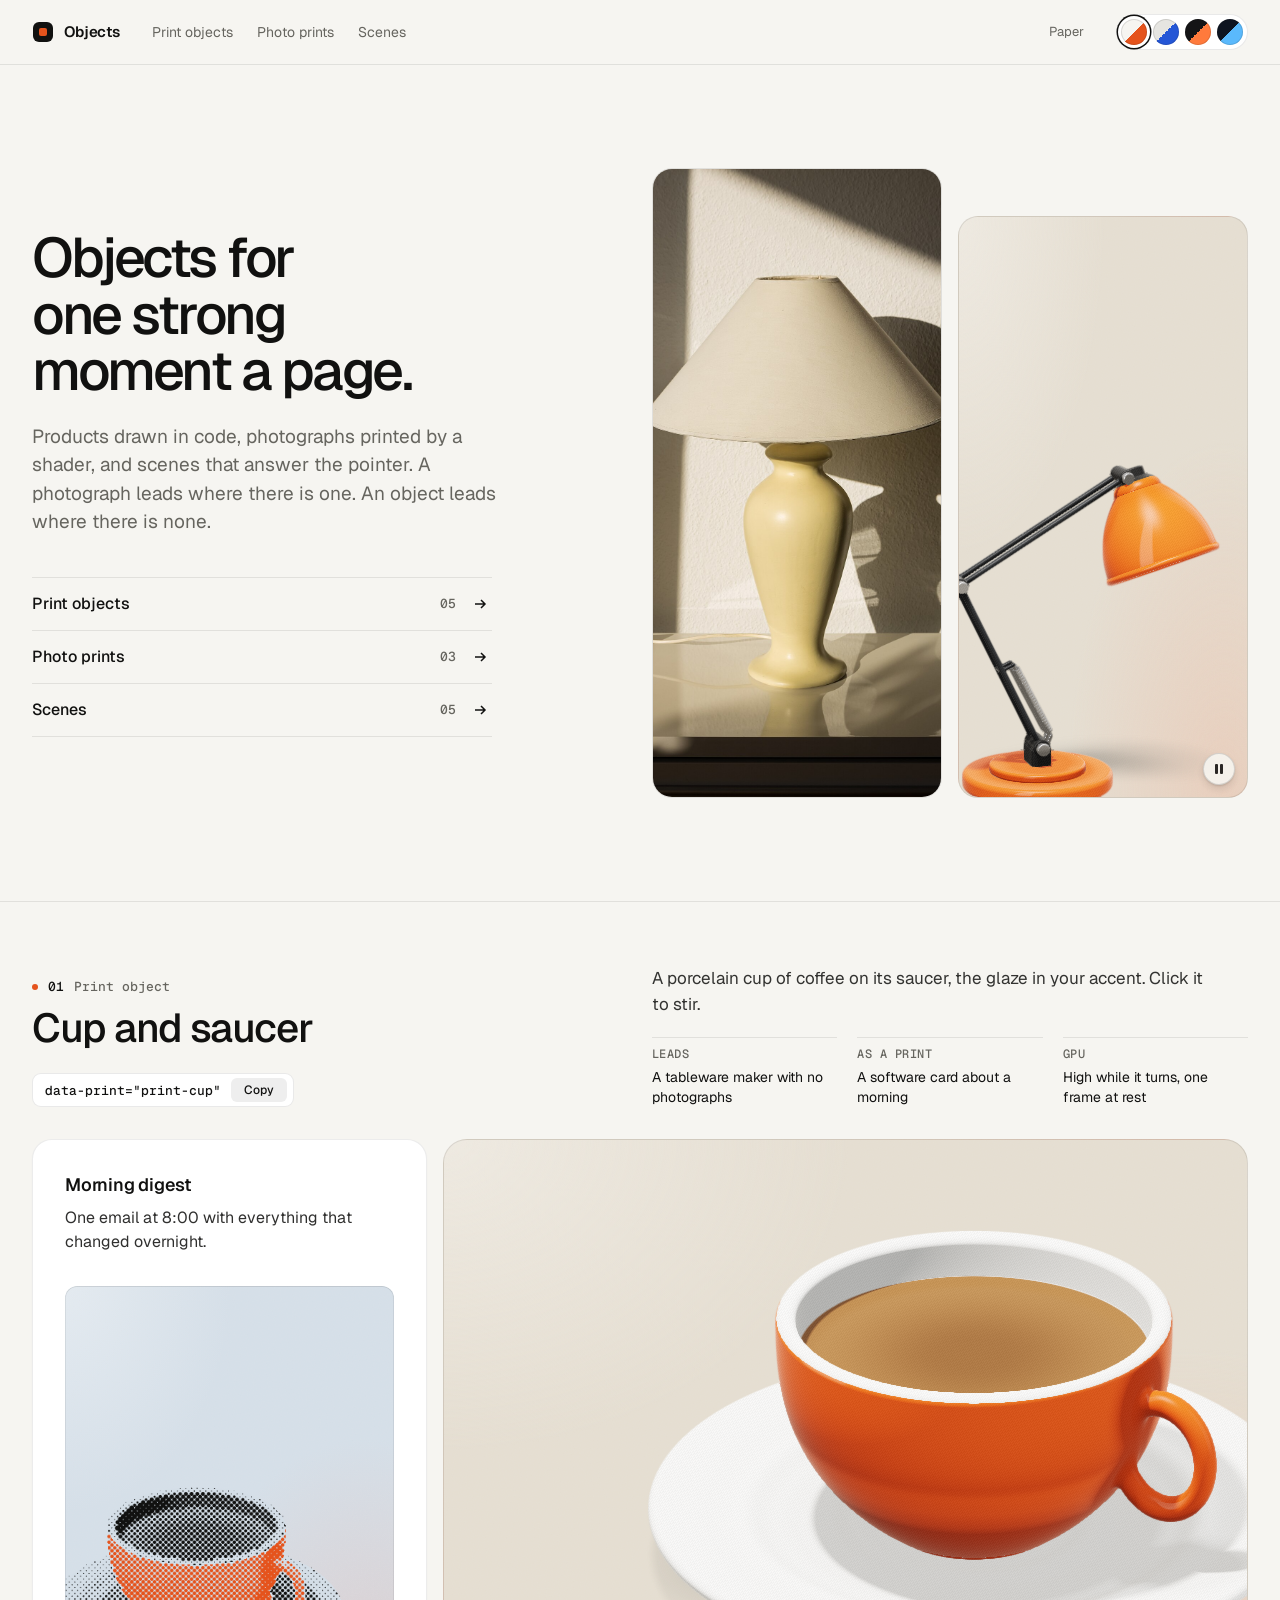
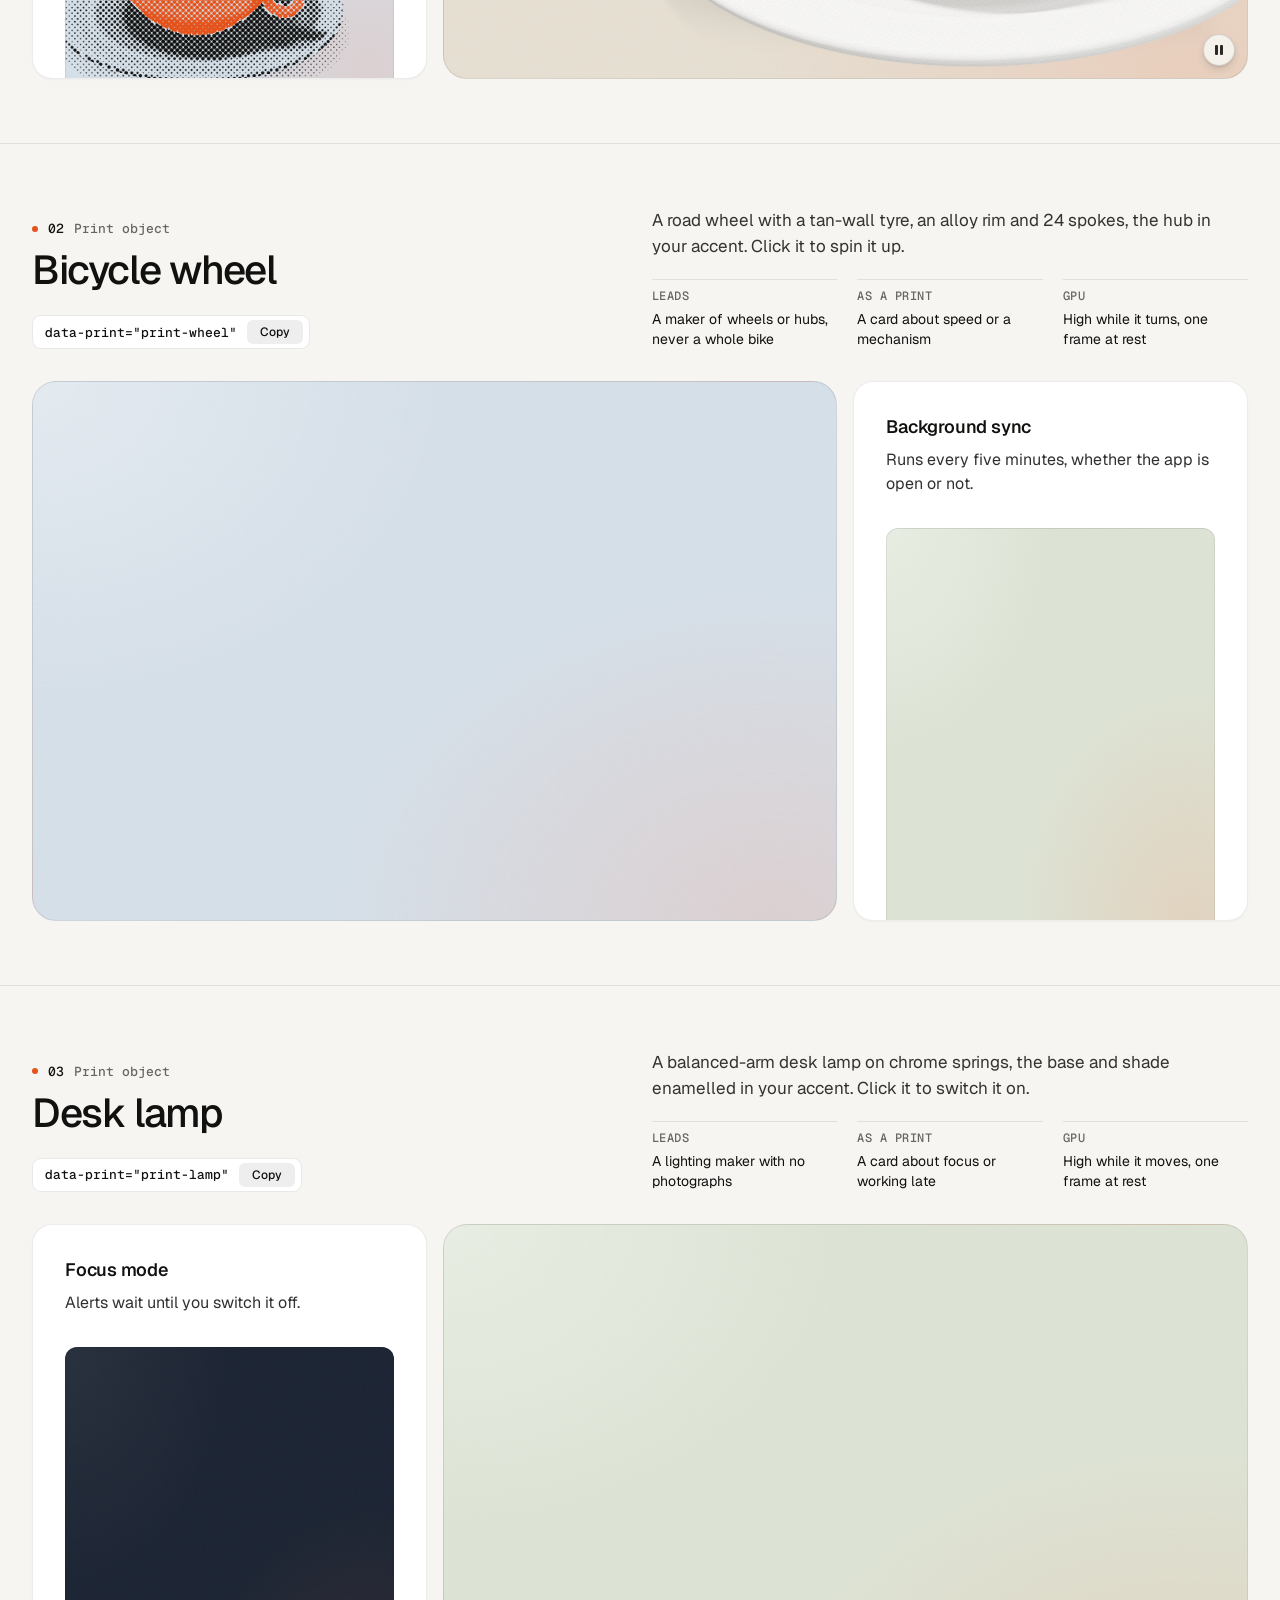
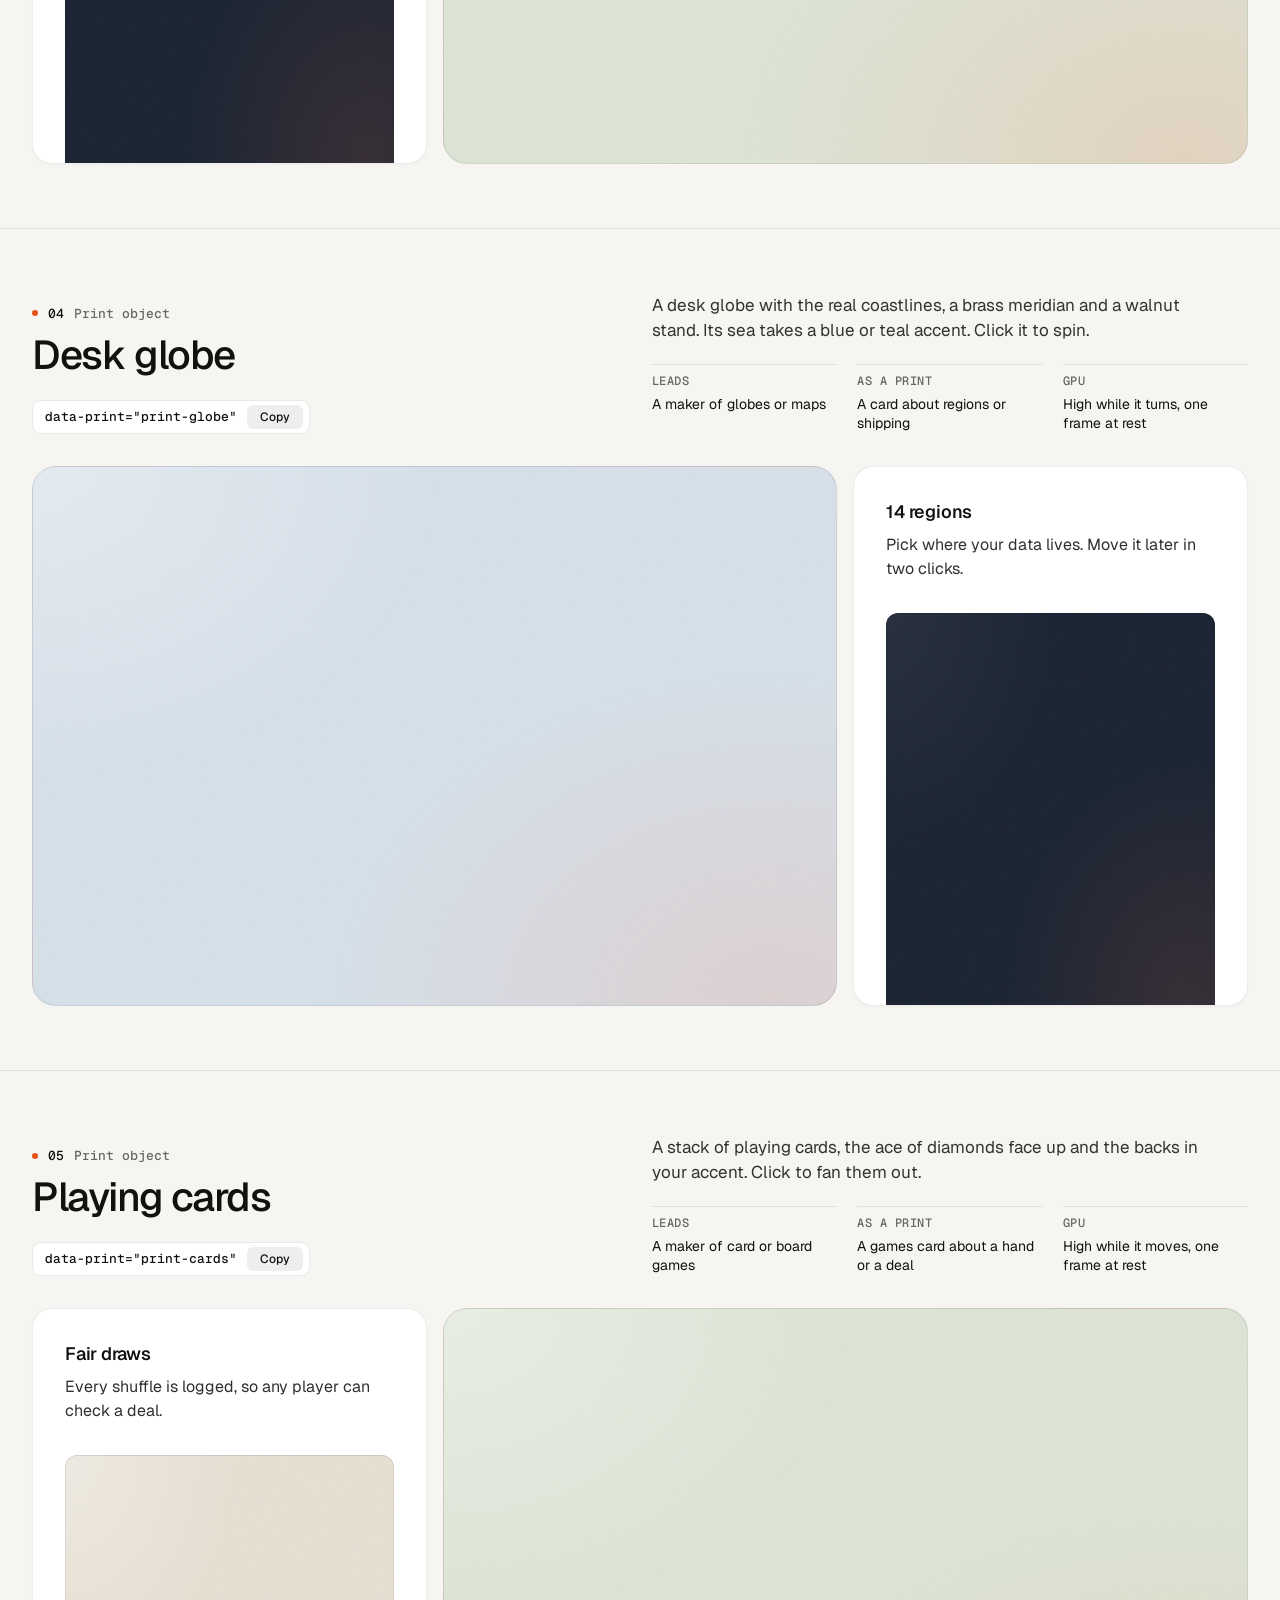
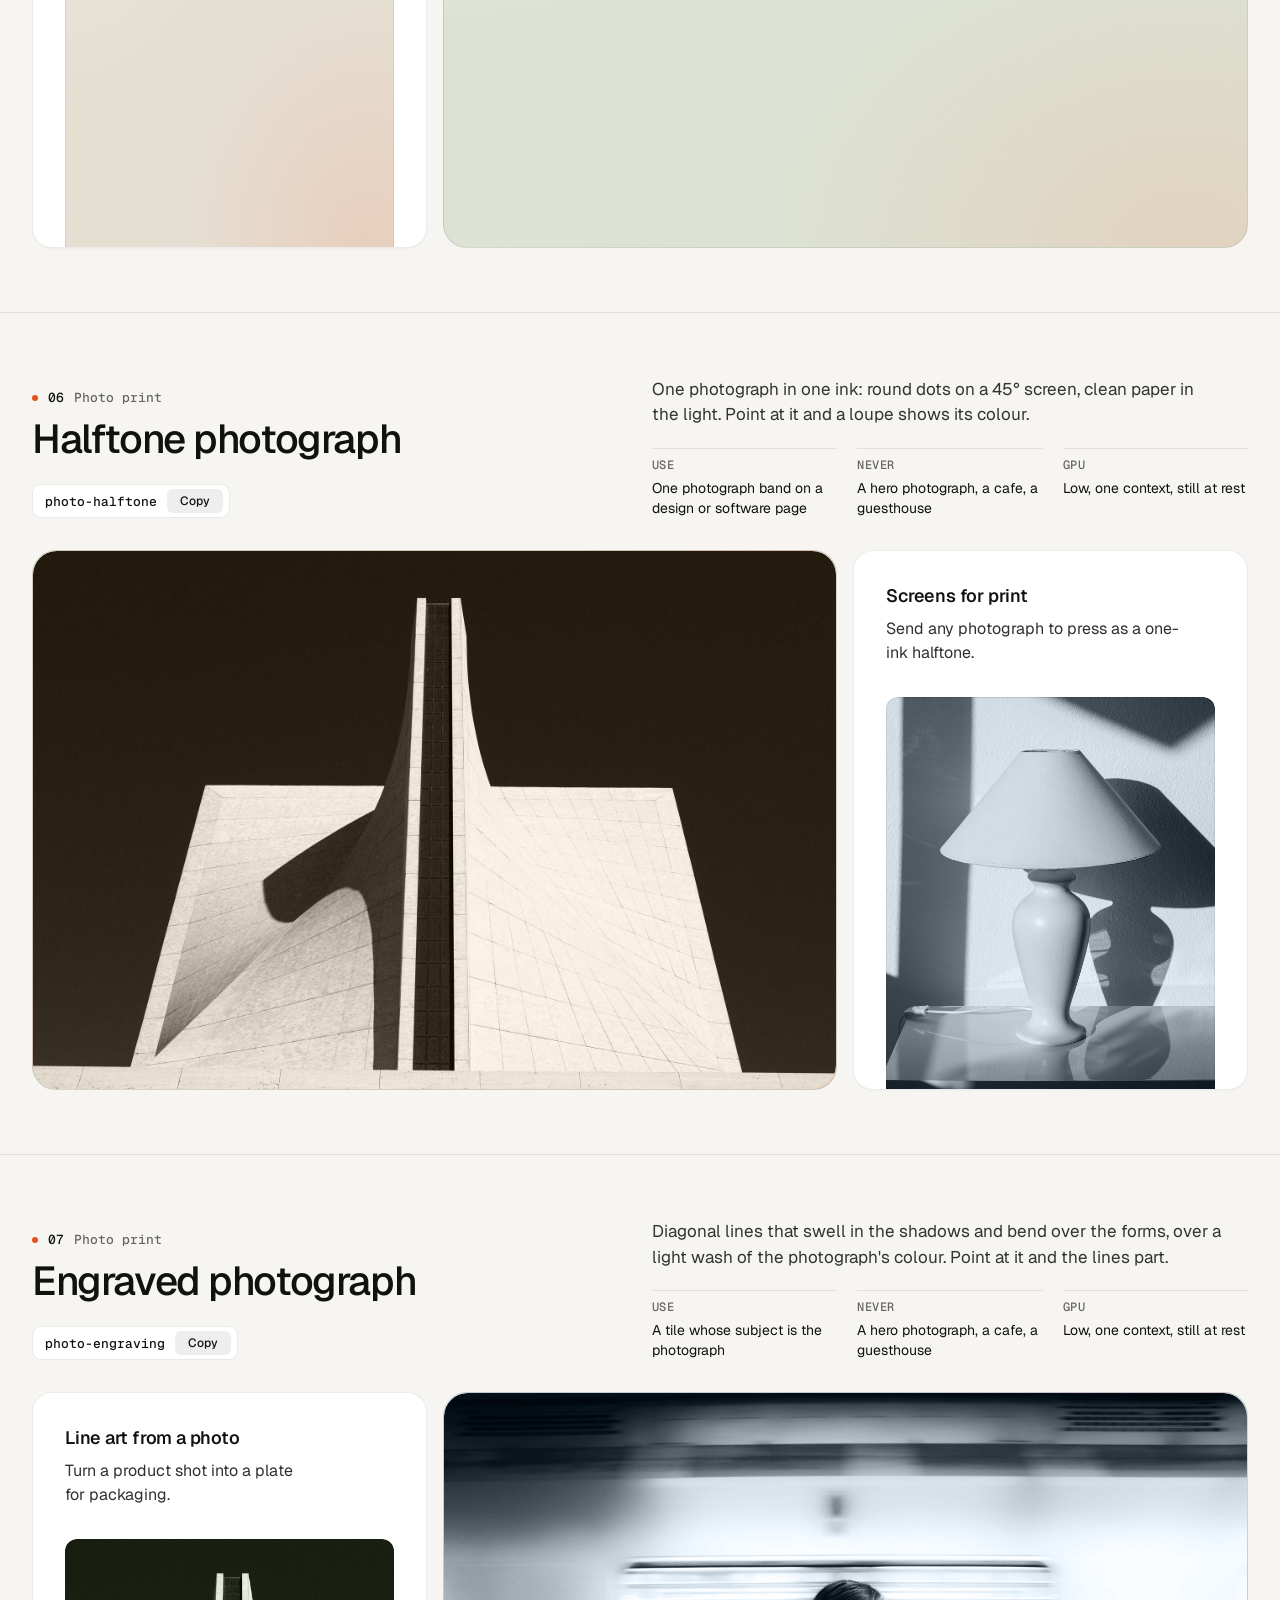
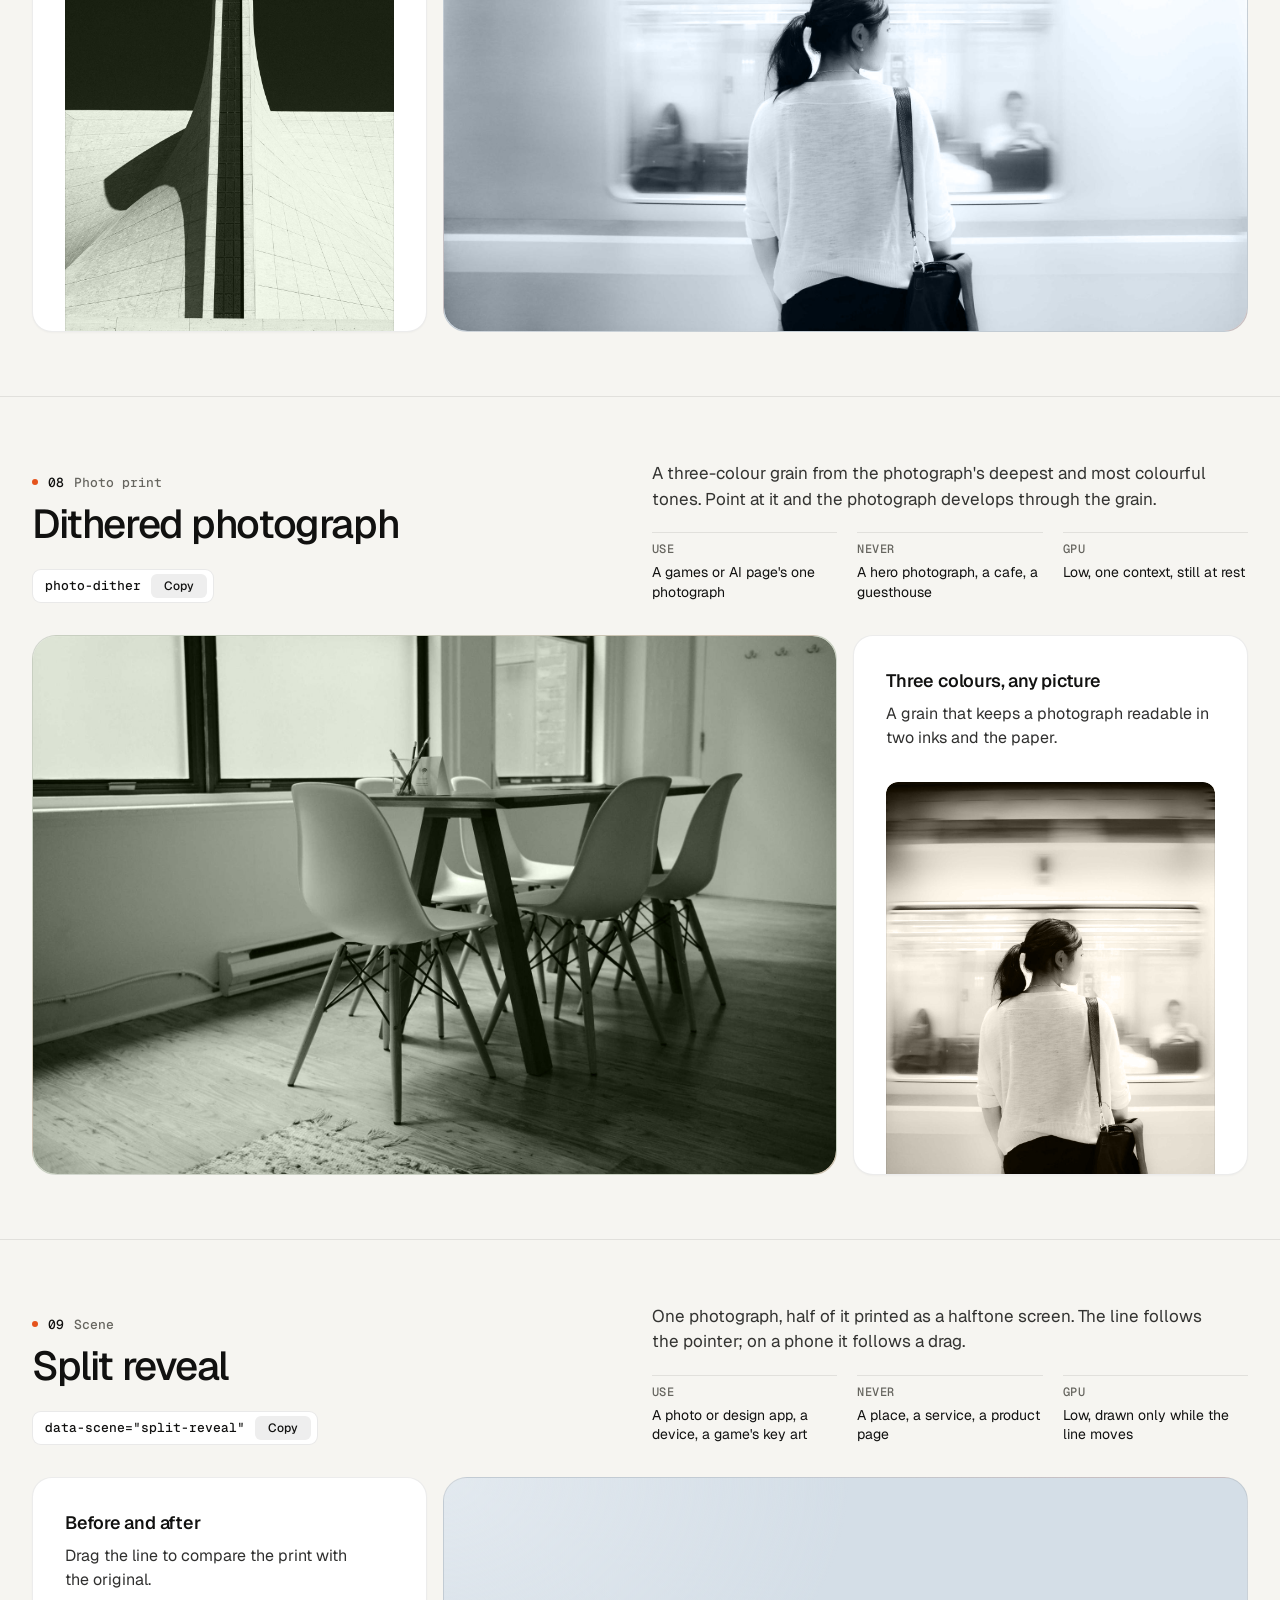
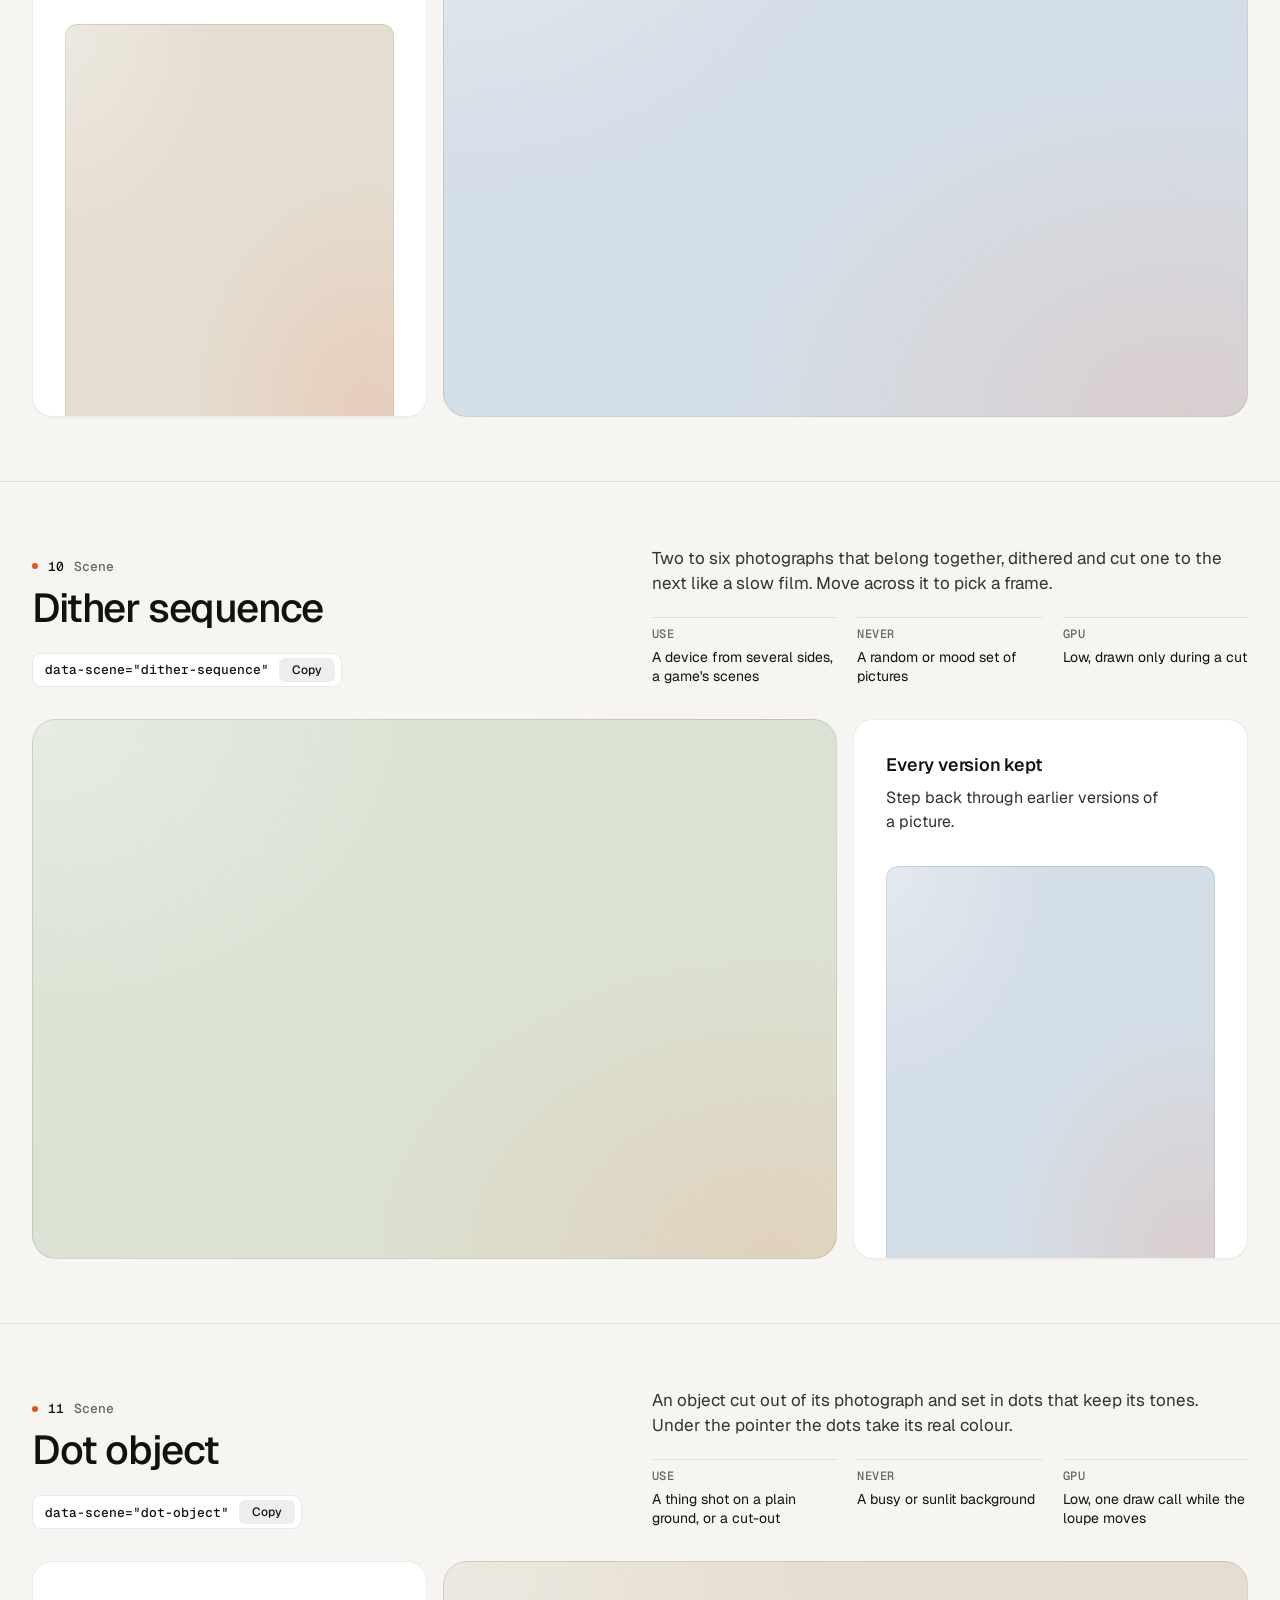
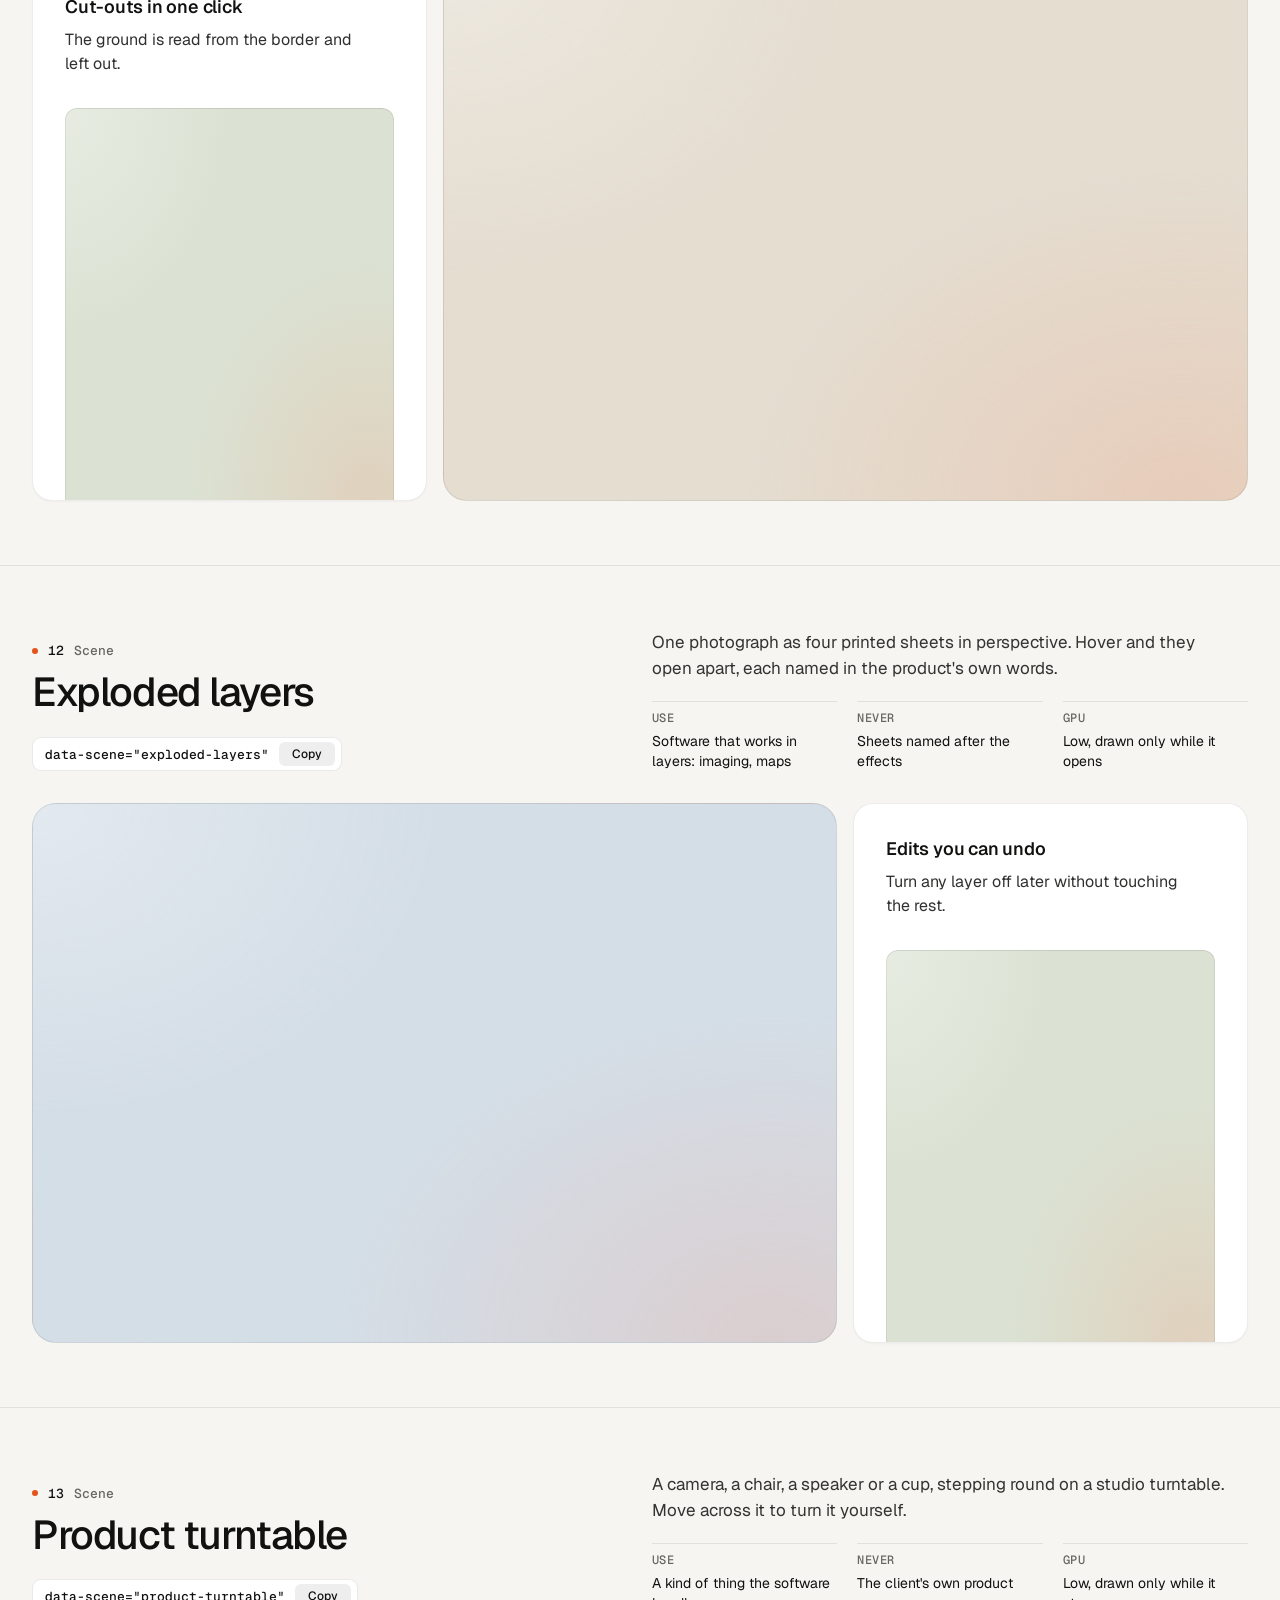
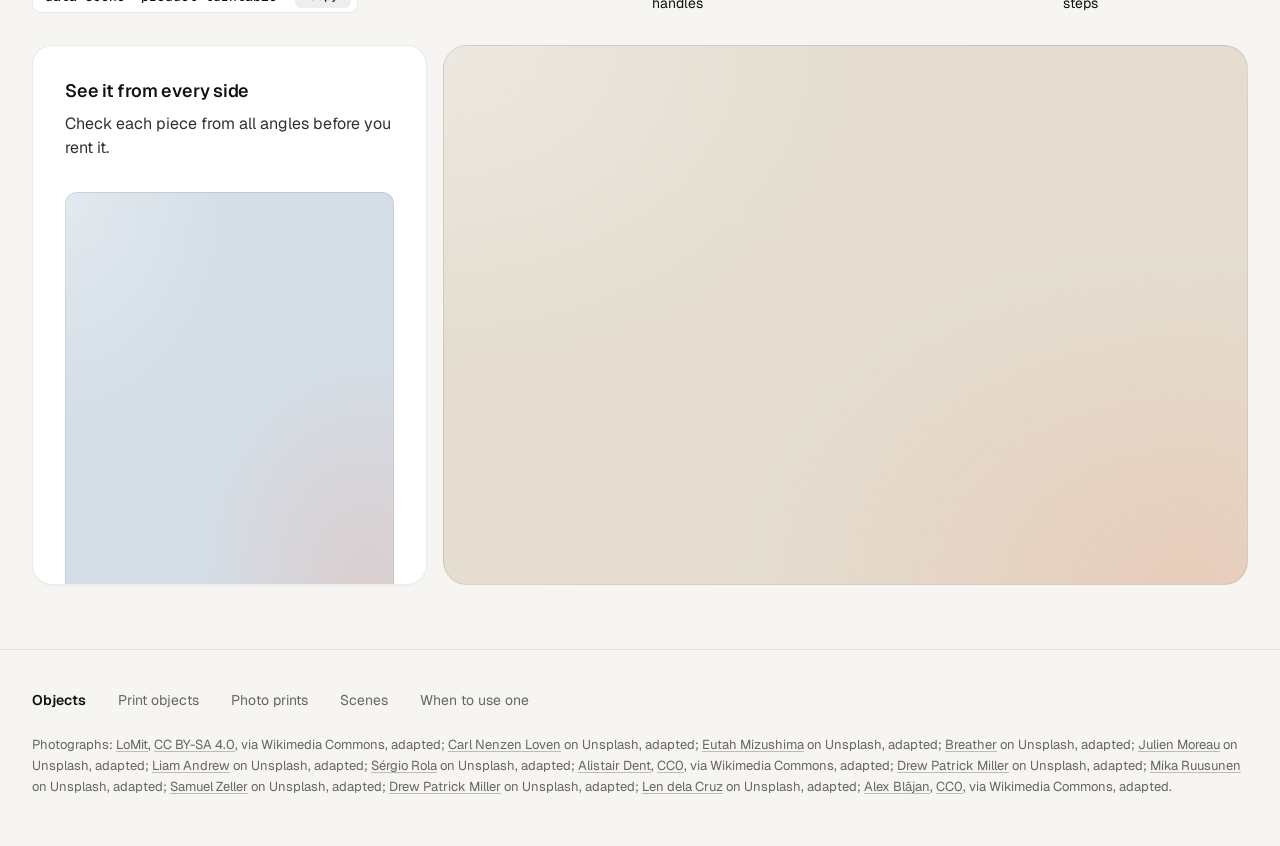
<file: .claude/skills/design-taste-frontend/assets/objects/index.html>
<!doctype html>
<html lang="en" data-palette="paper">
<head>
<script>window.__tpGlMax = 16;   /* a gallery shows many live effects at once; a page of a site keeps the default 4 (fx.js) */</script>
<meta charset="utf-8">
<meta name="viewport" content="width=device-width, initial-scale=1">
<title>Objects</title>
<meta name="description" content="Thirteen objects for one strong moment a page: products drawn in code, photographs printed by a shader, scenes that answer the pointer.">
<link rel="icon" href="data:,">
<link rel="preconnect" href="https://fonts.googleapis.com">
<link rel="preconnect" href="https://fonts.gstatic.com" crossorigin>
<link href="https://fonts.googleapis.com/css2?family=Geist:wght@300..700&family=Geist+Mono:wght@400;500&display=swap" rel="stylesheet">
<link rel="stylesheet" href="../ui/base.css">
<link rel="stylesheet" href="../ui/cards.css">
<style>
  /* palettes: page tokens, four grounds (--g1 sand, --g2 sky, --g3 sage, --g4 deep) and the globe's sea */
  :root {
    --font-text: "Geist", system-ui, sans-serif; --font-mono: "Geist Mono", ui-monospace, monospace;
    --ease: cubic-bezier(.2, .7, .2, 1);
    --gutter: 32px; --max: 1312px;
  }
  [data-palette="paper"] { --bg: #f6f5f1; --card: #ffffff; --surface: #ffffff; --ink: #111110; --muted: #66655f; --accent: #e5531c; --accent-ink: #ffffff;
    --g1: #e4ddd0; --g2: #d4dee7; --g3: #dbe2d3; --g4: #1a2230; --sea: #2f6aa8; --line: rgb(17 17 16 / 0.09); }
  [data-palette="stone"] { --bg: #e6e5e1; --card: #f3f2ef; --surface: #f3f2ef; --ink: #1a1b1d; --muted: #5d5e62; --accent: #2456d6; --accent-ink: #ffffff;
    --g1: #d6d5d0; --g2: #c9d4df; --g3: #dad3c6; --g4: #1d2633; --sea: #2456d6; --line: rgb(26 27 29 / 0.1); }
  [data-palette="graphite"] { --bg: #0b0b0c; --card: #141416; --surface: #141416; --ink: #f2f2ef; --muted: #96979c; --accent: #ff7a3c; --accent-ink: #120c08;
    --g1: #1e1d1b; --g2: #17202a; --g3: #1b201b; --g4: #23262c; --sea: #4f9be0; --line: rgb(242 242 239 / 0.09); }
  [data-palette="night"] { --bg: #070b14; --card: #0e1420; --surface: #0e1420; --ink: #e9edf3; --muted: #8b94a4; --accent: #5ab9fc; --accent-ink: #07101a;
    --g1: #121a29; --g2: #0f2231; --g3: #16202b; --g4: #1b2536; --sea: #5ab9fc; --line: rgb(233 237 243 / 0.09); }

  * { box-sizing: border-box; }
  html { scroll-padding-top: 64px; }
  html, body { margin: 0; }
  body { font-family: var(--font-text); background: var(--bg); color: var(--ink); -webkit-font-smoothing: antialiased; font-size: 16px; line-height: 1.5;
    transition: background-color 320ms var(--ease), color 320ms var(--ease); }
  a { color: inherit; }
  .wrap { max-width: var(--max); margin: 0 auto; padding: 0 var(--gutter); }

  /* ------------------------------------------------ the bar */
  .bar { position: sticky; top: 0; z-index: 30; background: color-mix(in oklab, var(--bg) 84%, transparent); backdrop-filter: blur(16px) saturate(1.2); border-bottom: 1px solid var(--line); }
  .bar__in { height: 64px; display: flex; align-items: center; gap: 32px; }
  .brand { display: inline-flex; align-items: center; gap: 10px; font-weight: 600; font-size: 15px; letter-spacing: -0.01em; text-decoration: none; }
  .brand svg { width: 22px; height: 22px; }
  .brand svg .a { fill: var(--accent); transition: transform 420ms var(--ease); transform-origin: 11px 11px; }
  .brand:hover svg .a { transform: rotate(90deg); }
  .nav { display: flex; gap: 24px; font-size: 14px; }
  .nav a { position: relative; text-decoration: none; color: var(--muted); transition: color 180ms ease; padding: 6px 0; }
  .nav a::after { content: ""; position: absolute; left: 0; right: 0; bottom: 0; height: 1px; background: currentColor; transform: scaleX(0); transform-origin: left; transition: transform 260ms var(--ease); }
  .nav a:hover { color: var(--ink); }
  .nav a:hover::after { transform: scaleX(1); }
  .sp { flex: 1; }
  .swatches { display: flex; align-items: center; gap: 6px; padding: 4px; border-radius: 999px; border: 1px solid var(--line); background: var(--card); }
  .sw { position: relative; width: 26px; height: 26px; border-radius: 50%; border: 0; padding: 0; cursor: pointer; background: linear-gradient(135deg, var(--s-bg) 0 50%, var(--s-ac) 50% 100%);
    box-shadow: inset 0 0 0 1px rgb(0 0 0 / 0.12); transition: transform 200ms var(--ease); }
  .sw::after { content: ""; position: absolute; inset: -3px; border-radius: 50%; box-shadow: 0 0 0 1.5px var(--ink); opacity: 0; transform: scale(0.8); transition: opacity 200ms ease, transform 260ms var(--ease); }
  .sw:hover { transform: scale(1.08); }
  .sw:active { transform: scale(0.94); }
  .sw[aria-pressed="true"]::after { opacity: 1; transform: scale(1); }
  .sw:focus-visible { outline: 2px solid var(--ink); outline-offset: 3px; }
  .sw-label { font-size: 13px; color: var(--muted); min-width: 60px; text-align: right; }

  /* ------------------------------------------------ grounds: a soft lit mesh of the ground's own tone, a fine grain */
  .gr, .card > .panel.gr { --calm-k: 0%; background-color: var(--pg);
    background-image:
      radial-gradient(80% 90% at 92% 100%, color-mix(in oklab, var(--accent) 13%, var(--pg)), transparent 68%),
      radial-gradient(70% 80% at 0% 0%, color-mix(in oklab, var(--lift, #ffffff) var(--lift-k, 34%), var(--pg)), transparent 72%); }
  .gr.dk, [data-palette="graphite"] .gr, [data-palette="night"] .gr { --lift: #ffffff; --lift-k: 6%; }
  .grain { position: absolute; inset: 0; z-index: 0; pointer-events: none; opacity: .32; mix-blend-mode: soft-light; border-radius: inherit;
    background-image: url("data:image/svg+xml;utf8,<svg xmlns='http://www.w3.org/2000/svg' width='160' height='160'><filter id='n'><feTurbulence type='fractalNoise' baseFrequency='.85' numOctaves='2' stitchTiles='stitch'/><feColorMatrix values='0 0 0 0 .5  0 0 0 0 .5  0 0 0 0 .5  0 0 0 .9 0'/></filter><rect width='100%' height='100%' filter='url(%23n)'/></svg>"); }
  .slot { position: absolute; inset: 0; z-index: 1; border-radius: inherit; }
  .slot > .host { position: absolute; inset: 0; border-radius: inherit; overflow: hidden; }

  /* ------------------------------------------------ hero */
  .hero { min-height: calc(100svh - 64px); display: grid; align-items: center; padding: 56px 0; }
  .hero__grid { display: grid; grid-template-columns: repeat(12, minmax(0, 1fr)); gap: 24px; align-items: center; }
  .hero__copy { grid-column: 1 / span 5; }
  .hero h1 { margin: 0; font-size: clamp(44px, 3.4vw + 12px, 72px); line-height: 1.02; letter-spacing: -0.045em; font-weight: 520; text-wrap: balance; }
  .hero__lede { margin: 24px 0 0; font-size: 19px; line-height: 1.5; color: var(--muted); max-width: 40ch; text-wrap: pretty; }
  .index { margin: 40px 0 0; padding: 0; list-style: none; border-top: 1px solid var(--line); max-width: 460px; }
  .index a { display: grid; grid-template-columns: 1fr auto 20px; align-items: center; gap: 16px; padding: 14px 0; border-bottom: 1px solid var(--line); text-decoration: none; font-size: 16px; font-weight: 500; }
  .index a span { font: 500 13px/1 var(--font-mono); color: var(--muted); }
  .index a svg { width: 16px; height: 16px; transition: transform 260ms var(--ease); }
  .index a:hover svg { transform: translateX(4px); }
  .hero__pics { grid-column: 7 / span 6; display: grid; grid-template-columns: 1fr 1fr; gap: 16px; height: min(70svh, 660px); min-height: 440px; }
  .pic { position: relative; overflow: clip; border-radius: 20px; border: 1px solid var(--line); isolation: isolate; }
  .pic img { position: absolute; inset: 0; width: 100%; height: 100%; object-fit: cover; object-position: 50% 42%; display: block; }
  .pic--down { margin-top: 48px; }

  /* ------------------------------------------------ an object, one screen */
  .obj { min-height: calc(100svh - 64px); display: grid; align-content: center; padding: 64px 0; border-top: 1px solid var(--line); }
  .obj__head { display: grid; grid-template-columns: repeat(12, minmax(0, 1fr)); gap: 24px; align-items: end; margin-bottom: 32px; }
  .obj__title { grid-column: 1 / span 5; }
  .obj__n { margin: 0 0 14px; font: 500 13px/1 var(--font-mono); color: var(--muted); display: flex; gap: 10px; align-items: center; }
  .obj__n b { color: var(--ink); font-weight: 500; }
  .obj__n i { width: 6px; height: 6px; border-radius: 50%; background: var(--accent); display: inline-block; }
  .obj h2 { margin: 0; font-size: clamp(34px, 1.9vw + 16px, 52px); line-height: 1.04; letter-spacing: -0.035em; font-weight: 520; text-wrap: balance; }
  .obj__about { grid-column: 7 / span 6; }
  .obj__line { margin: 0; font-size: 17px; line-height: 1.5; color: color-mix(in oklab, var(--ink) 82%, var(--bg)); max-width: 52ch; text-wrap: pretty; }
  .facts { display: grid; grid-template-columns: repeat(3, minmax(0, 1fr)); gap: 20px; margin: 20px 0 0; }
  .facts div { border-top: 1px solid var(--line); padding-top: 10px; }
  .facts dt { font: 500 12px/1 var(--font-mono); color: var(--muted); text-transform: uppercase; letter-spacing: .04em; }
  .facts dd { margin: 8px 0 0; font-size: 14px; line-height: 1.4; }
  .copy { margin-top: 24px; display: inline-flex; align-items: center; gap: 10px; height: 34px; padding: 0 6px 0 12px; border-radius: 9px; border: 1px solid var(--line);
    background: var(--card); color: var(--ink); font: 500 13px/1 var(--font-mono); cursor: pointer; transition: border-color 180ms ease, transform 160ms var(--ease); }
  .copy:hover { border-color: color-mix(in oklab, var(--ink) 24%, transparent); }
  .copy:active { transform: scale(0.97); }
  .copy:focus-visible { outline: 2px solid var(--ink); outline-offset: 2px; }
  .copy em { font-style: normal; display: inline-grid; place-items: center; height: 24px; padding: 0 8px; border-radius: 6px; background: color-mix(in oklab, var(--ink) 7%, transparent); font-family: var(--font-text); font-size: 12px; overflow: hidden; }
  .copy em span { grid-area: 1 / 1; transition: transform 260ms var(--ease), opacity 200ms ease; }
  .copy em span + span { transform: translateY(110%); opacity: 0; }
  .copy.done em span:first-child { transform: translateY(-110%); opacity: 0; }
  .copy.done em span + span { transform: none; opacity: 1; }

  .duo { display: grid; grid-template-columns: repeat(12, minmax(0, 1fr)); gap: 16px; height: clamp(400px, calc(100svh - 360px), 600px); }
  .big { grid-column: 1 / span 8; position: relative; overflow: clip; isolation: isolate; border-radius: 24px; border: 1px solid var(--line); }
  .duo .card { grid-column: 9 / span 4; }
  .obj:nth-of-type(even) .big { grid-column: 5 / span 8; grid-row: 1; }
  .obj:nth-of-type(even) .duo .card { grid-column: 1 / span 4; grid-row: 1; }
  .duo .card > .panel { flex: 1 1 auto; min-height: 0; }

  /* ------------------------------------------------ footer */
  .foot { border-top: 1px solid var(--line); padding: 40px 0 48px; font-size: 14px; color: var(--muted); }
  .foot__row { display: flex; flex-wrap: wrap; gap: 12px 32px; align-items: baseline; }
  .foot__row b { color: var(--ink); font-weight: 600; }
  .foot__row a { text-decoration: none; }
  .foot__row a:hover { color: var(--ink); }
  .credits { margin: 24px 0 0; font-size: 13px; line-height: 1.6; color: var(--muted); }
  .credits a { text-decoration: underline; text-decoration-color: color-mix(in oklab, currentColor 40%, transparent); text-underline-offset: 2px; }

  @media (max-width: 1023px) {
    .hero__copy, .hero__pics { grid-column: 1 / -1; }
    .hero__pics { height: auto; min-height: 0; }
    .pic { aspect-ratio: 3 / 4; }
    .obj__title, .obj__about { grid-column: 1 / -1; }
    .duo { height: auto; grid-template-columns: minmax(0, 1fr); }
    .big, .duo .card, .obj:nth-of-type(even) .big, .obj:nth-of-type(even) .duo .card { grid-column: 1 / -1; grid-row: auto; }
    .big { aspect-ratio: 4 / 3; }
    .duo .card > .panel { flex: none; height: 320px; }
  }
  @media (max-width: 760px) {
    :root { --gutter: 16px; }
    .nav, .sw-label { display: none; }
    .hero { padding: 32px 0 40px; }
    .hero__lede { font-size: 17px; }
    .hero__pics { gap: 10px; }
    .pic { border-radius: 16px; }
    .pic--down { margin-top: 28px; }
    .obj { padding: 72px 0; min-height: 0; }
    .obj .wrap { display: flex; flex-direction: column; }
    .obj__head, .obj__about { display: contents; }
    .obj__title { order: 1; margin-bottom: 16px; }
    .obj__line { order: 2; margin-bottom: 28px; }
    .duo { order: 3; }
    .facts { order: 4; margin-top: 28px; }
    .copy, .index { display: none; }
    .facts { grid-template-columns: minmax(0, 1fr); gap: 0; }
    .facts div { display: grid; grid-template-columns: 96px 1fr; gap: 12px; padding: 10px 0; }
    .facts dd { margin: 0; }
    .big { aspect-ratio: 4 / 5; border-radius: 18px; }
    .duo .card > .panel { height: 300px; }
  }
  @media (prefers-reduced-motion: reduce) { *, *::before, *::after { transition-duration: 0ms !important; } }
</style>
</head>
<body>
<header class="bar">
  <div class="wrap bar__in">
    <a class="brand" href="#top" aria-label="Objects, back to the top">
      <svg viewBox="0 0 22 22" aria-hidden="true"><rect x="1" y="1" width="20" height="20" rx="6" fill="currentColor"/><rect class="a" x="7" y="7" width="8" height="8" rx="2"/></svg>
      Objects
    </a>
    <nav class="nav" aria-label="Families">
      <a href="#print-cup">Print objects</a>
      <a href="#photo-halftone">Photo prints</a>
      <a href="#split-reveal">Scenes</a>
    </nav>
    <span class="sp"></span>
    <span class="sw-label" id="sw-label">Paper</span>
    <div class="swatches" role="group" aria-label="Palette">
      <button type="button" class="sw" data-pal="paper" aria-label="Paper" aria-pressed="true" style="--s-bg:#f6f5f1;--s-ac:#e5531c"></button>
      <button type="button" class="sw" data-pal="stone" aria-label="Stone" aria-pressed="false" style="--s-bg:#e6e5e1;--s-ac:#2456d6"></button>
      <button type="button" class="sw" data-pal="graphite" aria-label="Graphite" aria-pressed="false" style="--s-bg:#141416;--s-ac:#ff7a3c"></button>
      <button type="button" class="sw" data-pal="night" aria-label="Night" aria-pressed="false" style="--s-bg:#0e1420;--s-ac:#5ab9fc"></button>
    </div>
  </div>
</header>

<main id="top">
  <section class="hero">
    <div class="wrap hero__grid">
      <div class="hero__copy">
        <h1>Objects for one strong moment a page.</h1>
        <p class="hero__lede">Products drawn in code, photographs printed by a shader, and scenes that answer the pointer. A photograph leads where there is one. An object leads where there is none.</p>
        <ul class="index">
          <li><a href="#print-cup">Print objects <span>05</span><svg viewBox="0 0 16 16" fill="none" stroke="currentColor" stroke-width="1.5" aria-hidden="true"><path d="M3 8h10M9 4l4 4-4 4"/></svg></a></li>
          <li><a href="#photo-halftone">Photo prints <span>03</span><svg viewBox="0 0 16 16" fill="none" stroke="currentColor" stroke-width="1.5" aria-hidden="true"><path d="M3 8h10M9 4l4 4-4 4"/></svg></a></li>
          <li><a href="#split-reveal">Scenes <span>05</span><svg viewBox="0 0 16 16" fill="none" stroke="currentColor" stroke-width="1.5" aria-hidden="true"><path d="M3 8h10M9 4l4 4-4 4"/></svg></a></li>
        </ul>
      </div>
      <div class="hero__pics">
        <div class="pic"><img src="photo-kit/photos/lamp.jpg" width="1280" height="1757" alt="Cream ceramic table lamp on a glossy side table in low sun" decoding="async"></div>
        <article class="pic pic--down gr" style="--pg: var(--g1)" aria-label="A balanced-arm desk lamp">
          <div class="grain"></div>
          <div class="slot" data-slot='{"kind":"print","id":"print-lamp","place":"card","ground":"g1","params":{"size":1.06,"x":-0.08,"y":-0.2}}'></div>
        </article>
      </div>
    </div>
  </section>

  <!-- ===================================================== print objects -->
  <section class="obj" id="print-cup">
    <div class="wrap">
      <div class="obj__head">
        <div class="obj__title"><p class="obj__n"><i></i><b>01</b> Print object</p><h2>Cup and saucer</h2>
          <button type="button" class="copy" data-copy='<div data-print="print-cup" data-print-place="card"></div>'>data-print="print-cup"<em><span>Copy</span><span>Copied</span></em></button></div>
        <div class="obj__about">
          <p class="obj__line">A porcelain cup of coffee on its saucer, the glaze in your accent. Click it to stir.</p>
          <dl class="facts"><div><dt>Leads</dt><dd>A tableware maker with no photographs</dd></div><div><dt>As a print</dt><dd>A software card about a morning</dd></div><div><dt>GPU</dt><dd>High while it turns, one frame at rest</dd></div></dl>
        </div>
      </div>
      <div class="duo">
        <article class="big gr" style="--pg: var(--g1)"><div class="grain"></div>
          <div class="slot" data-slot='{"kind":"print","id":"print-cup","place":"hero","ground":"g1","params":{"size":0.96,"x":0.16,"y":-0.04}}'></div></article>
        <article class="card"><h3>Morning digest</h3><p>One email at 8:00 with everything that changed overnight.</p>
          <div class="panel gr" style="--pg: var(--g2)"><div class="grain"></div>
            <div class="slot" data-slot='{"kind":"print","id":"print-cup","place":"card","ground":"g2","params":{"effect":"halftone","turn":0}}'></div></div></article>
      </div>
    </div>
  </section>

  <section class="obj" id="print-wheel">
    <div class="wrap">
      <div class="obj__head">
        <div class="obj__title"><p class="obj__n"><i></i><b>02</b> Print object</p><h2>Bicycle wheel</h2>
          <button type="button" class="copy" data-copy='<div data-print="print-wheel" data-print-place="card"></div>'>data-print="print-wheel"<em><span>Copy</span><span>Copied</span></em></button></div>
        <div class="obj__about">
          <p class="obj__line">A road wheel with a tan-wall tyre, an alloy rim and 24 spokes, the hub in your accent. Click it to spin it up.</p>
          <dl class="facts"><div><dt>Leads</dt><dd>A maker of wheels or hubs, never a whole bike</dd></div><div><dt>As a print</dt><dd>A card about speed or a mechanism</dd></div><div><dt>GPU</dt><dd>High while it turns, one frame at rest</dd></div></dl>
        </div>
      </div>
      <div class="duo">
        <article class="big gr" style="--pg: var(--g2)"><div class="grain"></div>
          <div class="slot" data-slot='{"kind":"print","id":"print-wheel","place":"card","ground":"g2","params":{"size":1.34,"x":-0.08,"y":-0.3}}'></div></article>
        <article class="card"><h3>Background sync</h3><p>Runs every five minutes, whether the app is open or not.</p>
          <div class="panel gr" style="--pg: var(--g3)"><div class="grain"></div>
            <div class="slot" data-slot='{"kind":"print","id":"print-wheel","place":"card","ground":"g3","params":{"effect":"halftone","turn":0}}'></div></div></article>
      </div>
    </div>
  </section>

  <section class="obj" id="print-lamp">
    <div class="wrap">
      <div class="obj__head">
        <div class="obj__title"><p class="obj__n"><i></i><b>03</b> Print object</p><h2>Desk lamp</h2>
          <button type="button" class="copy" data-copy='<div data-print="print-lamp" data-print-place="card"></div>'>data-print="print-lamp"<em><span>Copy</span><span>Copied</span></em></button></div>
        <div class="obj__about">
          <p class="obj__line">A balanced-arm desk lamp on chrome springs, the base and shade enamelled in your accent. Click it to switch it on.</p>
          <dl class="facts"><div><dt>Leads</dt><dd>A lighting maker with no photographs</dd></div><div><dt>As a print</dt><dd>A card about focus or working late</dd></div><div><dt>GPU</dt><dd>High while it moves, one frame at rest</dd></div></dl>
        </div>
      </div>
      <div class="duo">
        <article class="big gr" style="--pg: var(--g3)"><div class="grain"></div>
          <div class="slot" data-slot='{"kind":"print","id":"print-lamp","place":"hero","ground":"g3","params":{"size":0.98,"x":0.14,"y":-0.06,"angle":-24}}'></div></article>
        <article class="card"><h3>Focus mode</h3><p>Alerts wait until you switch it off.</p>
          <div class="panel gr dk" style="--pg: var(--g4)"><div class="grain"></div>
            <div class="slot" data-slot='{"kind":"print","id":"print-lamp","place":"card","ground":"g4","params":{"effect":"dither","step":1,"turn":0}}' aria-label="A desk lamp, switched on"></div></div></article>
      </div>
    </div>
  </section>

  <section class="obj" id="print-globe">
    <div class="wrap">
      <div class="obj__head">
        <div class="obj__title"><p class="obj__n"><i></i><b>04</b> Print object</p><h2>Desk globe</h2>
          <button type="button" class="copy" data-copy='<div data-print="print-globe" data-print-place="card" data-print-params=&apos;{"effect":"engrave"}&apos;></div>'>data-print="print-globe"<em><span>Copy</span><span>Copied</span></em></button></div>
        <div class="obj__about">
          <p class="obj__line">A desk globe with the real coastlines, a brass meridian and a walnut stand. Its sea takes a blue or teal accent. Click it to spin.</p>
          <dl class="facts"><div><dt>Leads</dt><dd>A maker of globes or maps</dd></div><div><dt>As a print</dt><dd>A card about regions or shipping</dd></div><div><dt>GPU</dt><dd>High while it turns, one frame at rest</dd></div></dl>
        </div>
      </div>
      <div class="duo">
        <article class="big gr" style="--pg: var(--g2)"><div class="grain"></div>
          <div class="slot" data-slot='{"kind":"print","id":"print-globe","place":"card","ground":"g2","sea":true,"params":{"size":1.3,"x":-0.1,"y":-0.3}}'></div></article>
        <article class="card"><h3>14 regions</h3><p>Pick where your data lives. Move it later in two clicks.</p>
          <div class="panel gr dk" style="--pg: var(--g4)"><div class="grain"></div>
            <div class="slot" data-slot='{"kind":"print","id":"print-globe","place":"card","ground":"g4","sea":true,"params":{"effect":"engrave","turn":0}}'></div></div></article>
      </div>
    </div>
  </section>

  <section class="obj" id="print-cards">
    <div class="wrap">
      <div class="obj__head">
        <div class="obj__title"><p class="obj__n"><i></i><b>05</b> Print object</p><h2>Playing cards</h2>
          <button type="button" class="copy" data-copy='<div data-print="print-cards" data-print-place="card"></div>'>data-print="print-cards"<em><span>Copy</span><span>Copied</span></em></button></div>
        <div class="obj__about">
          <p class="obj__line">A stack of playing cards, the ace of diamonds face up and the backs in your accent. Click to fan them out.</p>
          <dl class="facts"><div><dt>Leads</dt><dd>A maker of card or board games</dd></div><div><dt>As a print</dt><dd>A games card about a hand or a deal</dd></div><div><dt>GPU</dt><dd>High while it moves, one frame at rest</dd></div></dl>
        </div>
      </div>
      <div class="duo">
        <article class="big gr" style="--pg: var(--g3)"><div class="grain"></div>
          <div class="slot" data-slot='{"kind":"print","id":"print-cards","place":"hero","ground":"g3","params":{"size":0.98,"x":0.16,"y":-0.04}}'></div></article>
        <article class="card"><h3>Fair draws</h3><p>Every shuffle is logged, so any player can check a deal.</p>
          <div class="panel gr" style="--pg: var(--g1)"><div class="grain"></div>
            <div class="slot" data-slot='{"kind":"print","id":"print-cards","place":"card","ground":"g1","params":{"effect":"halftone","turn":0}}'></div></div></article>
      </div>
    </div>
  </section>

  <!-- ===================================================== photo prints -->
  <section class="obj" id="photo-halftone">
    <div class="wrap">
      <div class="obj__head">
        <div class="obj__title"><p class="obj__n"><i></i><b>06</b> Photo print</p><h2>Halftone photograph</h2>
          <button type="button" class="copy" data-copy="import print from './assets/objects/photo-halftone/object.js'; print.mount(frame, { palette: fx.readPalette(frame) });">photo-halftone<em><span>Copy</span><span>Copied</span></em></button></div>
        <div class="obj__about">
          <p class="obj__line">One photograph in one ink: round dots on a 45° screen, clean paper in the light. Point at it and a loupe shows its colour.</p>
          <dl class="facts"><div><dt>Use</dt><dd>One photograph band on a design or software page</dd></div><div><dt>Never</dt><dd>A hero photograph, a cafe, a guesthouse</dd></div><div><dt>GPU</dt><dd>Low, one context, still at rest</dd></div></dl>
        </div>
      </div>
      <div class="duo">
        <article class="big gr" style="--pg: var(--g1)">
          <div class="slot" data-slot='{"kind":"photo","id":"photo-halftone","ground":"g1","photo":"concrete"}'></div></article>
        <article class="card"><h3>Screens for print</h3><p>Send any photograph to press as a one-ink halftone.</p>
          <div class="panel gr" style="--pg: var(--g2)">
            <div class="slot" data-slot='{"kind":"photo","id":"photo-halftone","ground":"g2","photo":"lamp","params":{"tint":1}}'></div></div></article>
      </div>
    </div>
  </section>

  <section class="obj" id="photo-engraving">
    <div class="wrap">
      <div class="obj__head">
        <div class="obj__title"><p class="obj__n"><i></i><b>07</b> Photo print</p><h2>Engraved photograph</h2>
          <button type="button" class="copy" data-copy="import print from './assets/objects/photo-engraving/object.js'; print.mount(frame, { palette: fx.readPalette(frame) });">photo-engraving<em><span>Copy</span><span>Copied</span></em></button></div>
        <div class="obj__about">
          <p class="obj__line">Diagonal lines that swell in the shadows and bend over the forms, over a light wash of the photograph's colour. Point at it and the lines part.</p>
          <dl class="facts"><div><dt>Use</dt><dd>A tile whose subject is the photograph</dd></div><div><dt>Never</dt><dd>A hero photograph, a cafe, a guesthouse</dd></div><div><dt>GPU</dt><dd>Low, one context, still at rest</dd></div></dl>
        </div>
      </div>
      <div class="duo">
        <article class="big gr" style="--pg: var(--g2)">
          <div class="slot" data-slot='{"kind":"photo","id":"photo-engraving","ground":"g2","photo":"platform","photoDark":"concrete"}'></div></article>
        <article class="card"><h3>Line art from a photo</h3><p>Turn a product shot into a plate for packaging.</p>
          <div class="panel gr" style="--pg: var(--g3)">
            <div class="slot" data-slot='{"kind":"photo","id":"photo-engraving","ground":"g3","photo":"concrete","photoDark":"room"}'></div></div></article>
      </div>
    </div>
  </section>

  <section class="obj" id="photo-dither">
    <div class="wrap">
      <div class="obj__head">
        <div class="obj__title"><p class="obj__n"><i></i><b>08</b> Photo print</p><h2>Dithered photograph</h2>
          <button type="button" class="copy" data-copy="import print from './assets/objects/photo-dither/object.js'; print.mount(frame, { palette: fx.readPalette(frame) });">photo-dither<em><span>Copy</span><span>Copied</span></em></button></div>
        <div class="obj__about">
          <p class="obj__line">A three-colour grain from the photograph's deepest and most colourful tones. Point at it and the photograph develops through the grain.</p>
          <dl class="facts"><div><dt>Use</dt><dd>A games or AI page's one photograph</dd></div><div><dt>Never</dt><dd>A hero photograph, a cafe, a guesthouse</dd></div><div><dt>GPU</dt><dd>Low, one context, still at rest</dd></div></dl>
        </div>
      </div>
      <div class="duo">
        <article class="big gr" style="--pg: var(--g3)">
          <div class="slot" data-slot='{"kind":"photo","id":"photo-dither","ground":"g3","photo":"room"}'></div></article>
        <article class="card"><h3>Three colours, any picture</h3><p>A grain that keeps a photograph readable in two inks and the paper.</p>
          <div class="panel gr" style="--pg: var(--g1)">
            <div class="slot" data-slot='{"kind":"photo","id":"photo-dither","ground":"g1","photo":"platform"}'></div></div></article>
      </div>
    </div>
  </section>

  <!-- ===================================================== scenes -->
  <section class="obj" id="split-reveal">
    <div class="wrap">
      <div class="obj__head">
        <div class="obj__title"><p class="obj__n"><i></i><b>09</b> Scene</p><h2>Split reveal</h2>
          <button type="button" class="copy" data-copy='<div data-scene="split-reveal" data-scene-src="assets/img/photo.jpg"></div>'>data-scene="split-reveal"<em><span>Copy</span><span>Copied</span></em></button></div>
        <div class="obj__about">
          <p class="obj__line">One photograph, half of it printed as a halftone screen. The line follows the pointer; on a phone it follows a drag.</p>
          <dl class="facts"><div><dt>Use</dt><dd>A photo or design app, a device, a game's key art</dd></div><div><dt>Never</dt><dd>A place, a service, a product page</dd></div><div><dt>GPU</dt><dd>Low, drawn only while the line moves</dd></div></dl>
        </div>
      </div>
      <div class="duo">
        <article class="big gr" style="--pg: var(--g2)">
          <div class="slot" data-slot='{"kind":"scene","id":"split-reveal","ground":"g2","src":"default"}'></div></article>
        <article class="card"><h3>Before and after</h3><p>Drag the line to compare the print with the original.</p>
          <div class="panel gr" style="--pg: var(--g1)">
            <div class="slot" data-slot='{"kind":"scene","id":"split-reveal","ground":"g1","src":"roof","params":{"side":"right","split":0.42}}'></div></div></article>
      </div>
    </div>
  </section>

  <section class="obj" id="dither-sequence">
    <div class="wrap">
      <div class="obj__head">
        <div class="obj__title"><p class="obj__n"><i></i><b>10</b> Scene</p><h2>Dither sequence</h2>
          <button type="button" class="copy" data-copy='<div data-scene="dither-sequence" data-scene-src=&apos;[{"src":"a.jpg"},{"src":"b.jpg"}]&apos;></div>'>data-scene="dither-sequence"<em><span>Copy</span><span>Copied</span></em></button></div>
        <div class="obj__about">
          <p class="obj__line">Two to six photographs that belong together, dithered and cut one to the next like a slow film. Move across it to pick a frame.</p>
          <dl class="facts"><div><dt>Use</dt><dd>A device from several sides, a game's scenes</dd></div><div><dt>Never</dt><dd>A random or mood set of pictures</dd></div><div><dt>GPU</dt><dd>Low, drawn only during a cut</dd></div></dl>
        </div>
      </div>
      <div class="duo">
        <article class="big gr" style="--pg: var(--g3)">
          <div class="slot" data-slot='{"kind":"scene","id":"dither-sequence","ground":"g3","src":"default"}'></div></article>
        <article class="card"><h3>Every version kept</h3><p>Step back through earlier versions of a picture.</p>
          <div class="panel gr" style="--pg: var(--g2)">
            <div class="slot" data-slot='{"kind":"scene","id":"dither-sequence","ground":"g2","src":"spirals","params":{"fit":"contain","autoplay":0}}'></div></div></article>
      </div>
    </div>
  </section>

  <section class="obj" id="dot-object">
    <div class="wrap">
      <div class="obj__head">
        <div class="obj__title"><p class="obj__n"><i></i><b>11</b> Scene</p><h2>Dot object</h2>
          <button type="button" class="copy" data-copy='<div data-scene="dot-object" data-scene-src="assets/img/object-on-white.jpg"></div>'>data-scene="dot-object"<em><span>Copy</span><span>Copied</span></em></button></div>
        <div class="obj__about">
          <p class="obj__line">An object cut out of its photograph and set in dots that keep its tones. Under the pointer the dots take its real colour.</p>
          <dl class="facts"><div><dt>Use</dt><dd>A thing shot on a plain ground, or a cut-out</dd></div><div><dt>Never</dt><dd>A busy or sunlit background</dd></div><div><dt>GPU</dt><dd>Low, one draw call while the loupe moves</dd></div></dl>
        </div>
      </div>
      <div class="duo">
        <article class="big gr" style="--pg: var(--g1)">
          <div class="slot" data-slot='{"kind":"scene","id":"dot-object","ground":"g1","src":"default"}'></div></article>
        <article class="card"><h3>Cut-outs in one click</h3><p>The ground is read from the border and left out.</p>
          <div class="panel gr" style="--pg: var(--g3)">
            <div class="slot" data-slot='{"kind":"scene","id":"dot-object","ground":"g3","src":"dahlia"}'></div></div></article>
      </div>
    </div>
  </section>

  <section class="obj" id="exploded-layers">
    <div class="wrap">
      <div class="obj__head">
        <div class="obj__title"><p class="obj__n"><i></i><b>12</b> Scene</p><h2>Exploded layers</h2>
          <button type="button" class="copy" data-copy='<div data-scene="exploded-layers" data-scene-src="assets/img/photo.jpg" data-scene-params=&apos;{"names":["Photo","Colour","Light","Depth"]}&apos;></div>'>data-scene="exploded-layers"<em><span>Copy</span><span>Copied</span></em></button></div>
        <div class="obj__about">
          <p class="obj__line">One photograph as four printed sheets in perspective. Hover and they open apart, each named in the product's own words.</p>
          <dl class="facts"><div><dt>Use</dt><dd>Software that works in layers: imaging, maps</dd></div><div><dt>Never</dt><dd>Sheets named after the effects</dd></div><div><dt>GPU</dt><dd>Low, drawn only while it opens</dd></div></dl>
        </div>
      </div>
      <div class="duo">
        <article class="big gr" style="--pg: var(--g2)">
          <div class="slot" data-slot='{"kind":"scene","id":"exploded-layers","ground":"g2","src":"default","params":{"names":["Photo","Colour","Light","Depth"]}}'></div></article>
        <article class="card"><h3>Edits you can undo</h3><p>Turn any layer off later without touching the rest.</p>
          <div class="panel gr" style="--pg: var(--g3)">
            <div class="slot" data-slot='{"kind":"scene","id":"exploded-layers","ground":"g3","src":"lattice"}'></div></div></article>
      </div>
    </div>
  </section>

  <section class="obj" id="product-turntable">
    <div class="wrap">
      <div class="obj__head">
        <div class="obj__title"><p class="obj__n"><i></i><b>13</b> Scene</p><h2>Product turntable</h2>
          <button type="button" class="copy" data-copy='<div data-scene="product-turntable" data-scene-params=&apos;{"form":"chair"}&apos;></div>'>data-scene="product-turntable"<em><span>Copy</span><span>Copied</span></em></button></div>
        <div class="obj__about">
          <p class="obj__line">A camera, a chair, a speaker or a cup, stepping round on a studio turntable. Move across it to turn it yourself.</p>
          <dl class="facts"><div><dt>Use</dt><dd>A kind of thing the software handles</dd></div><div><dt>Never</dt><dd>The client's own product</dd></div><div><dt>GPU</dt><dd>Low, drawn only while it steps</dd></div></dl>
        </div>
      </div>
      <div class="duo">
        <article class="big gr" style="--pg: var(--g1)">
          <div class="slot" data-slot='{"kind":"scene","id":"product-turntable","ground":"g1","params":{"form":"camera"}}' aria-label="A camera on a turntable"></div></article>
        <article class="card"><h3>See it from every side</h3><p>Check each piece from all angles before you rent it.</p>
          <div class="panel gr" style="--pg: var(--g2)">
            <div class="slot" data-slot='{"kind":"scene","id":"product-turntable","ground":"g2","params":{"form":"chair","start":-40,"autoplay":0}}' aria-label="A side chair"></div></div></article>
      </div>
    </div>
  </section>
</main>

<footer class="foot">
  <div class="wrap">
    <div class="foot__row">
      <b>Objects</b>
      <a href="_print-core/README.md">Print objects</a>
      <a href="photo-kit/README.md">Photo prints</a>
      <a href="_scenes/README.md">Scenes</a>
      <a href="../../references/effects-objects.md">When to use one</a>
    </div>
    <p class="credits" id="credits"></p>
  </div>
</footer>

<script type="module">
  /*
    The showcase's own mounting: every [data-slot] mounts when it comes near the screen and is destroyed
    when it leaves, and never more than MAX are mounted at once, so the page holds at most 4 live WebGL
    contexts (each mounted object holds one at most; still print objects hold none).
  */
  import fx from '../effects/fx.js';
  import { creditsLine } from './photo-kit/photo.js';
  import { DEFAULT_PHOTO as SPLIT } from './split-reveal/object.js';
  import { DEFAULT_SEQUENCE } from './dither-sequence/object.js';
  import { DEFAULT_PHOTO as TULIP } from './dot-object/object.js';
  import { DEFAULT_PHOTO as MIXER } from './exploded-layers/object.js';

  const MAX = 4, CAP = { print: 4, photo: 3, scene: 4 };
  const root = document.documentElement;
  const q = new URLSearchParams(location.search);
  const U = 'https://unsplash.com/license', CC0 = 'https://creativecommons.org/publicdomain/zero/1.0/';
  const SRC = {
    roof: { id: 618, ratio: 1.5, alt: 'Curving glass and steel lattice roof in black and white', by: 'Mika Ruusunen', licence: 'Unsplash licence', licenceUrl: U, page: 'https://unsplash.com/photos/ypVM8PnygUo' },
    lattice: { id: 893, ratio: 1.5, alt: 'Curved latticed building facade forming sweeping lines', by: 'Samuel Zeller', licence: 'Unsplash licence', licenceUrl: U, page: 'https://unsplash.com/photos/j0g8taxHZa0' },
    spirals: [
      { id: 949, ratio: 0.66, alt: 'A white spiral atrium under a glass dome, seen from below', by: 'Drew Patrick Miller', licence: 'Unsplash licence', licenceUrl: U, page: 'https://unsplash.com/photos/VLT62-JzddA' },
      { id: 679, ratio: 1, alt: 'Spiralling concrete curves around a small round window', by: 'Len dela Cruz', licence: 'Unsplash licence', licenceUrl: U, page: 'https://unsplash.com/photos/ScEKf8u7y-c' },
    ],
    dahlia: { id: 'commons-minimal-orange-dahlia', source: 'commons', ratio: 1.523, width: 5830, focus: [0.5, 0.5], alt: 'An orange dahlia on a black ground', by: 'Alex Blăjan', licence: 'CC0', licenceUrl: CC0,
      url: 'https://upload.wikimedia.org/wikipedia/commons/5/5e/Minimal_orange_dahlia_%28Unsplash%29.jpg', page: 'https://commons.wikimedia.org/wiki/File:Minimal_orange_dahlia_(Unsplash).jpg' },
  };
  const DEFAULTS = { 'split-reveal': SPLIT, 'dither-sequence': DEFAULT_SEQUENCE, 'dot-object': TULIP, 'exploded-layers': MIXER };
  const lib = await fetch(new URL('./photo-kit/photos.json', import.meta.url)).then(r => r.json()).catch(() => ({ photos: [] }));
  const PHOTOS = Object.fromEntries(lib.photos.map(p => [p.key, p]));

  // ---- palette: the page tokens, a ground's paper and an ink that reads on it
  const tok = n => getComputedStyle(root).getPropertyValue(n).trim();
  const lum = hex => { const h = hex.replace('#', ''); const c = [0, 2, 4].map(i => parseInt(h.slice(i, i + 2), 16) / 255); return 0.2126 * c[0] + 0.7152 * c[1] + 0.0722 * c[2]; };
  function paletteFor(cfg) {
    const bg = tok('--' + (cfg.ground || 'g1')), ink = tok('--ink');
    const light = lum(bg) > 0.4, pageLight = lum(ink) < 0.4;
    const gInk = light ? (pageLight ? ink : '#17181b') : (pageLight ? '#eef0f2' : ink);
    return fx.normalizePalette({ bg, surface: bg, ink: gInk, accent: cfg.sea ? tok('--sea') : tok('--accent'), accentInk: tok('--accent-ink') });
  }

  // ---- mounting
  const slots = [...document.querySelectorAll('[data-slot]')];
  const st = new Map(slots.map(el => [el, { cfg: JSON.parse(el.dataset.slot), near: false, ctrl: null, host: null, busy: false }]));
  const mods = new Map();
  const load = id => { if (!mods.has(id)) mods.set(id, import(`./${id}/object.js`).then(m => m.default)); return mods.get(id); };
  // a photo print may name a darker photograph for the dark palettes (a pale one prints as a light plate there)
  const isDark = () => lum(tok('--bg')) < 0.4;
  const photoKey = cfg => (cfg.photoDark && isDark() ? cfg.photoDark : cfg.photo);
  const srcOf = cfg => {
    if (cfg.kind === 'photo') return new URL('./photo-kit/' + PHOTOS[photoKey(cfg)].file, import.meta.url).href;
    if (!cfg.src) return undefined;
    return cfg.src === 'default' ? DEFAULTS[cfg.id] : SRC[cfg.src];
  };
  // a photo print's slot shows its photograph toned into the ground until the print draws, before it
  // mounts too: never an empty panel, even on a slow device
  function underlay(box, cfg) {
    if (cfg.kind !== 'photo') return;
    const p = PHOTOS[photoKey(cfg)];
    Object.assign(box.style, { backgroundColor: 'var(--pg)', backgroundImage: 'url(' + srcOf(cfg) + ')', backgroundSize: 'cover',
      backgroundPosition: (p.focus[0] * 100) + '% ' + (p.focus[1] * 100) + '%', backgroundBlendMode: 'luminosity' });
  }
  async function mount(el) {
    const s = st.get(el);
    s.busy = true;
    try {
      const obj = await load(s.cfg.id);
      if (!s.want) return;
      const host = document.createElement('div');
      host.className = 'host';
      if (el.hasAttribute('aria-label')) host.setAttribute('aria-label', el.getAttribute('aria-label'));
      el.appendChild(host);
      const cfg = s.cfg, palette = paletteFor(cfg);
      let ctrl;
      if (cfg.kind === 'print') ctrl = obj.mount(host, { place: cfg.place, params: cfg.params || {}, palette });
      else if (cfg.kind === 'photo') {
        const p = PHOTOS[photoKey(cfg)];
        s.photo = photoKey(cfg);
        underlay(host, cfg);
        ctrl = obj.mount(host, { palette, src: srcOf(cfg), params: { focusX: p.focus[0], focusY: p.focus[1], ...(cfg.params || {}) } });
      } else ctrl = obj.mount(host, { palette, src: srcOf(cfg), params: cfg.params || {} });
      s.ctrl = ctrl; s.host = host;
    } catch (e) { console.warn('objects:', s.cfg.id, e); }
    finally { s.busy = false; if (!s.want && s.ctrl) unmount(el); schedule(); }
  }
  function unmount(el) {
    const s = st.get(el);
    if (!s.ctrl) return;
    try { s.ctrl.destroy(); } catch (e) { console.warn(e); }
    s.host?.remove();
    s.ctrl = null; s.host = null;
  }
  let queued = 0;
  function reconcile() {
    queued = 0;
    const mid = innerHeight / 2;
    const dist = el => { const r = el.getBoundingClientRect(); return Math.abs((r.top + r.bottom) / 2 - mid); };
    // the nearest first, at most MAX, and at most CAP of one family (photo-kit warns past 3)
    const near = [], kinds = {};
    for (const el of slots.filter(e => st.get(e).near).sort((a, b) => dist(a) - dist(b))) {
      const k = st.get(el).cfg.kind;
      if (near.length < MAX && (kinds[k] || 0) < CAP[k]) { near.push(el); kinds[k] = (kinds[k] || 0) + 1; }
    }
    const want = new Set(near);
    for (const el of slots) { const s = st.get(el); s.want = want.has(el); if (!s.want && s.ctrl && !s.busy) unmount(el); }
    // never more than MAX mounted (or mounting) at once
    let count = slots.filter(el => { const s = st.get(el); return s.ctrl || s.busy; }).length;
    for (const el of near) { const s = st.get(el); if (!s.ctrl && !s.busy && count < MAX) { count++; mount(el); } }
  }
  const schedule = () => { if (!queued) queued = requestAnimationFrame(reconcile); };
  const io = new IntersectionObserver(es => { for (const e of es) st.get(e.target).near = e.isIntersecting; schedule(); }, { rootMargin: '60% 0px' });
  slots.forEach(el => io.observe(el));
  addEventListener('scroll', schedule, { passive: true });
  addEventListener('resize', schedule, { passive: true });

  // ---- palette switch
  const PAL = ['paper', 'stone', 'graphite', 'night'];
  const label = document.getElementById('sw-label');
  function setPalette(name, save) {
    if (!PAL.includes(name)) name = 'paper';
    root.dataset.palette = name;
    for (const b of document.querySelectorAll('[data-pal]')) b.setAttribute('aria-pressed', String(b.dataset.pal === name));
    label.textContent = name[0].toUpperCase() + name.slice(1);
    for (const [el, s] of st) {
      if (s.ctrl && s.cfg.kind === 'photo' && s.photo !== photoKey(s.cfg)) unmount(el);   // its photograph changes: mount it again
      else if (s.ctrl?.setPalette) s.ctrl.setPalette(paletteFor(s.cfg));
    }
    for (const [el, s] of st) underlay(el, s.cfg);
    schedule();
    if (save) try { localStorage.setItem('objects-palette', name); } catch (_) { /* private window */ }
  }
  let saved = null;
  try { saved = localStorage.getItem('objects-palette'); } catch (_) { /* private window */ }
  setPalette(q.get('palette') || saved || 'paper');
  document.querySelector('.swatches').addEventListener('click', e => { const b = e.target.closest('[data-pal]'); if (b) setPalette(b.dataset.pal, true); });

  // ---- copy a mount snippet
  document.addEventListener('click', async e => {
    const b = e.target.closest('.copy');
    if (!b) return;
    try { await navigator.clipboard.writeText(b.dataset.copy); } catch (_) { /* no clipboard: the button still answers */ }
    b.classList.add('done');
    clearTimeout(b._t); b._t = setTimeout(() => b.classList.remove('done'), 1400);
  });

  // ---- the one credit line
  const pk = ['lamp', 'concrete', 'platform', 'room'].map(k => PHOTOS[k]).filter(Boolean).map(p => ({ ...p, adapted: true }));
  const sc = [SPLIT, ...DEFAULT_SEQUENCE, TULIP, MIXER, SRC.roof, SRC.lattice, ...SRC.spirals, SRC.dahlia]
    .map(p => ({ ...p, source: p.source === 'commons' ? 'Wikimedia Commons' : (p.source || 'Unsplash'), adapted: true }));
  const seen = new Set();
  document.getElementById('credits').innerHTML = creditsLine([...pk, ...sc].filter(p => { const k = p.page || p.by; if (seen.has(k)) return false; seen.add(k); return true; }));

  // fetch every object's module and the photographs while the page is idle, so a panel mounts at once
  const prefetch = () => {
    const ids = [...new Set([...st.values()].map(s => s.cfg.id))];
    let i = 0;
    const next = () => { if (i < ids.length) load(ids[i++]).catch(() => {}).finally(() => setTimeout(next, 80)); };
    next();
    for (const p of Object.values(PHOTOS)) { const im = new Image(); im.decoding = 'async'; im.src = new URL('./photo-kit/' + p.file, import.meta.url).href; }
  };
  (window.requestIdleCallback || ((f) => setTimeout(f, 600)))(prefetch, { timeout: 1500 });

  window.__objects = { st, live: () => [...st.values()].filter(s => s.ctrl).length };
  if (document.fonts) await document.fonts.ready;
  root.dataset.ready = '1';
</script>
</body>
</html>
</file>
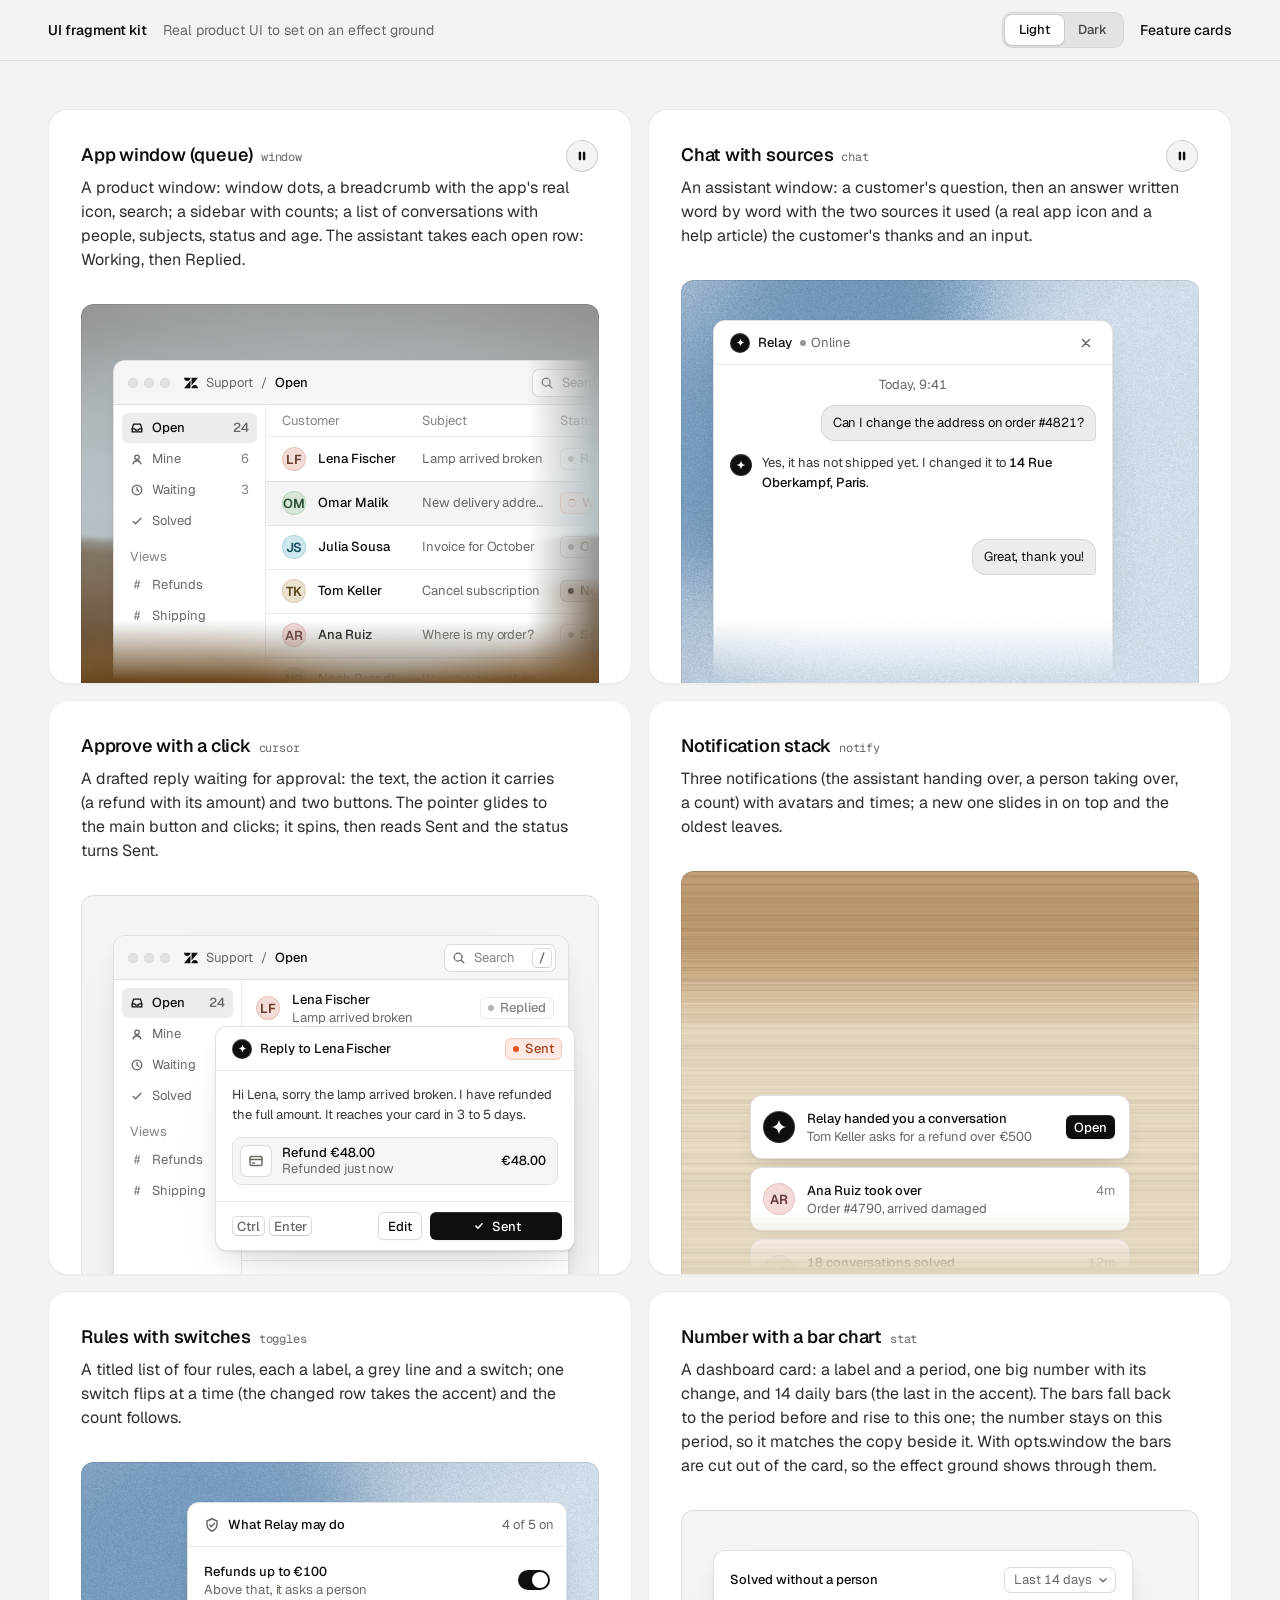
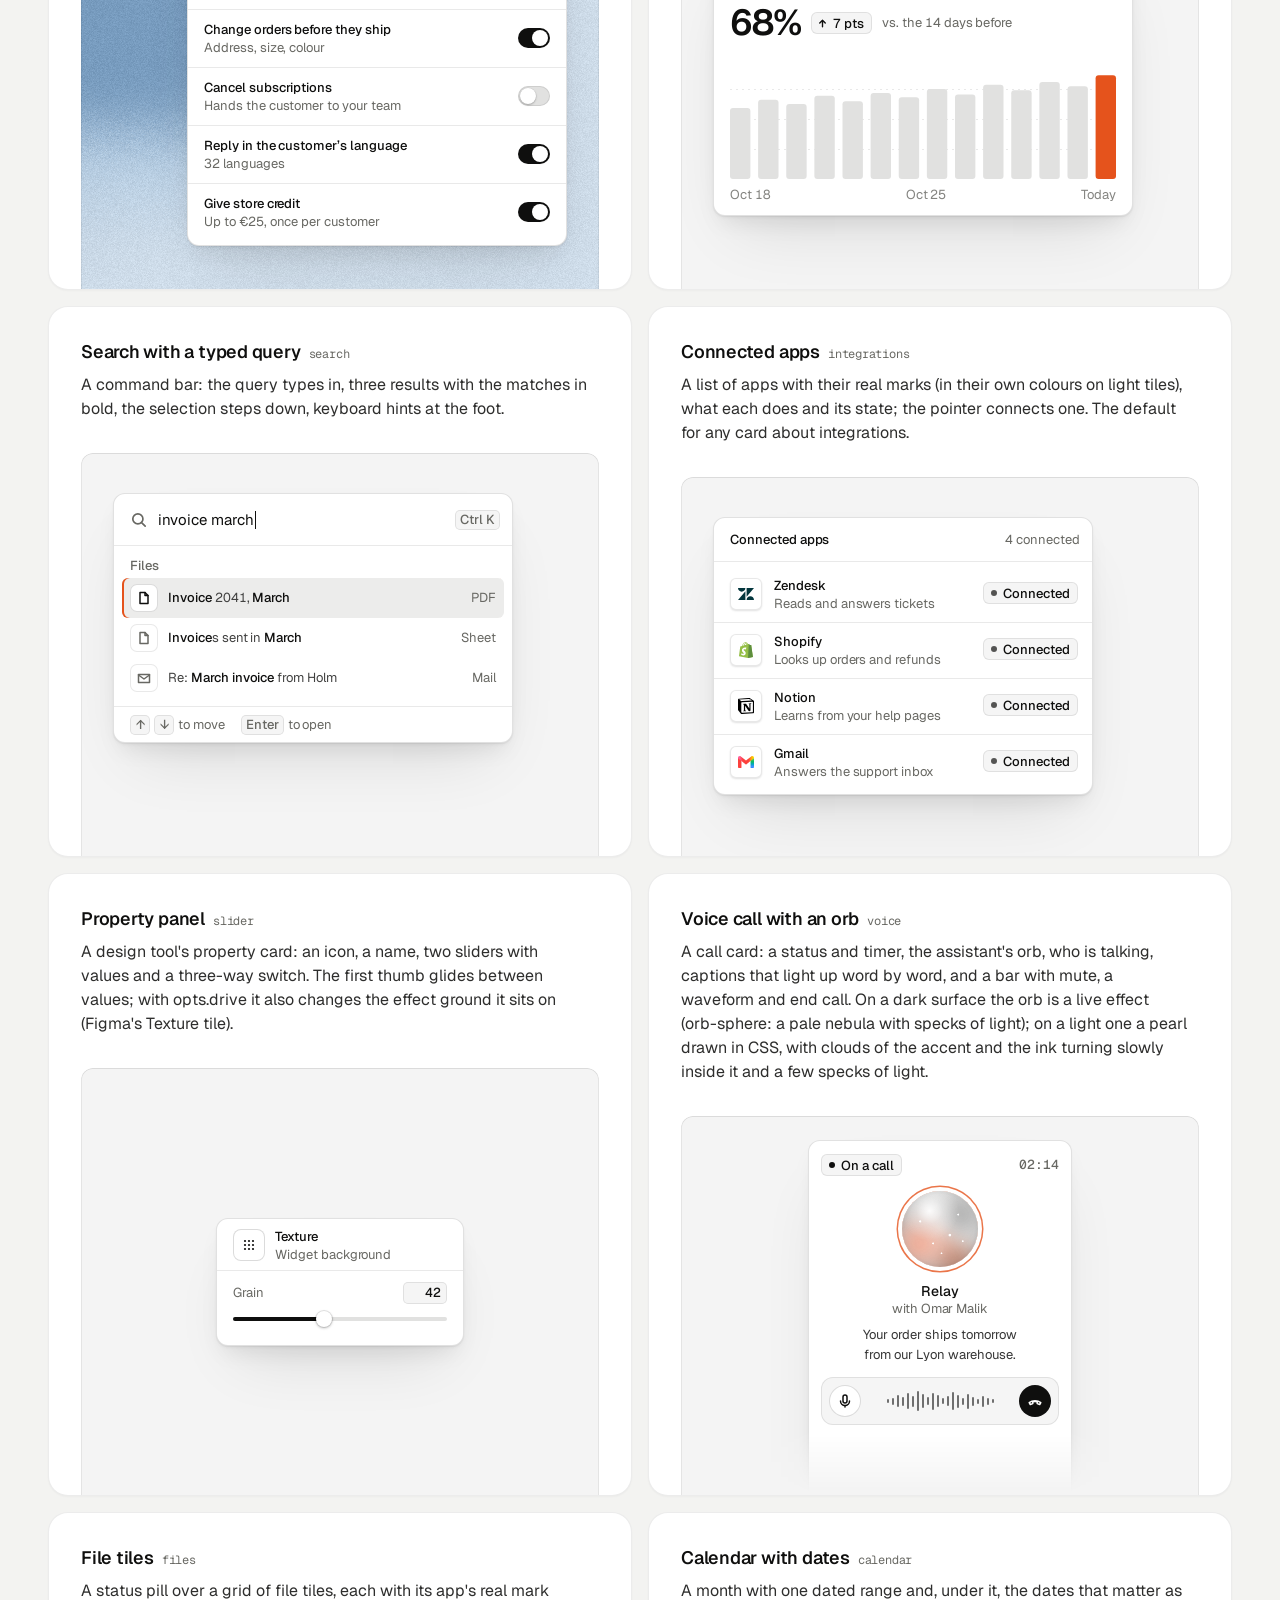
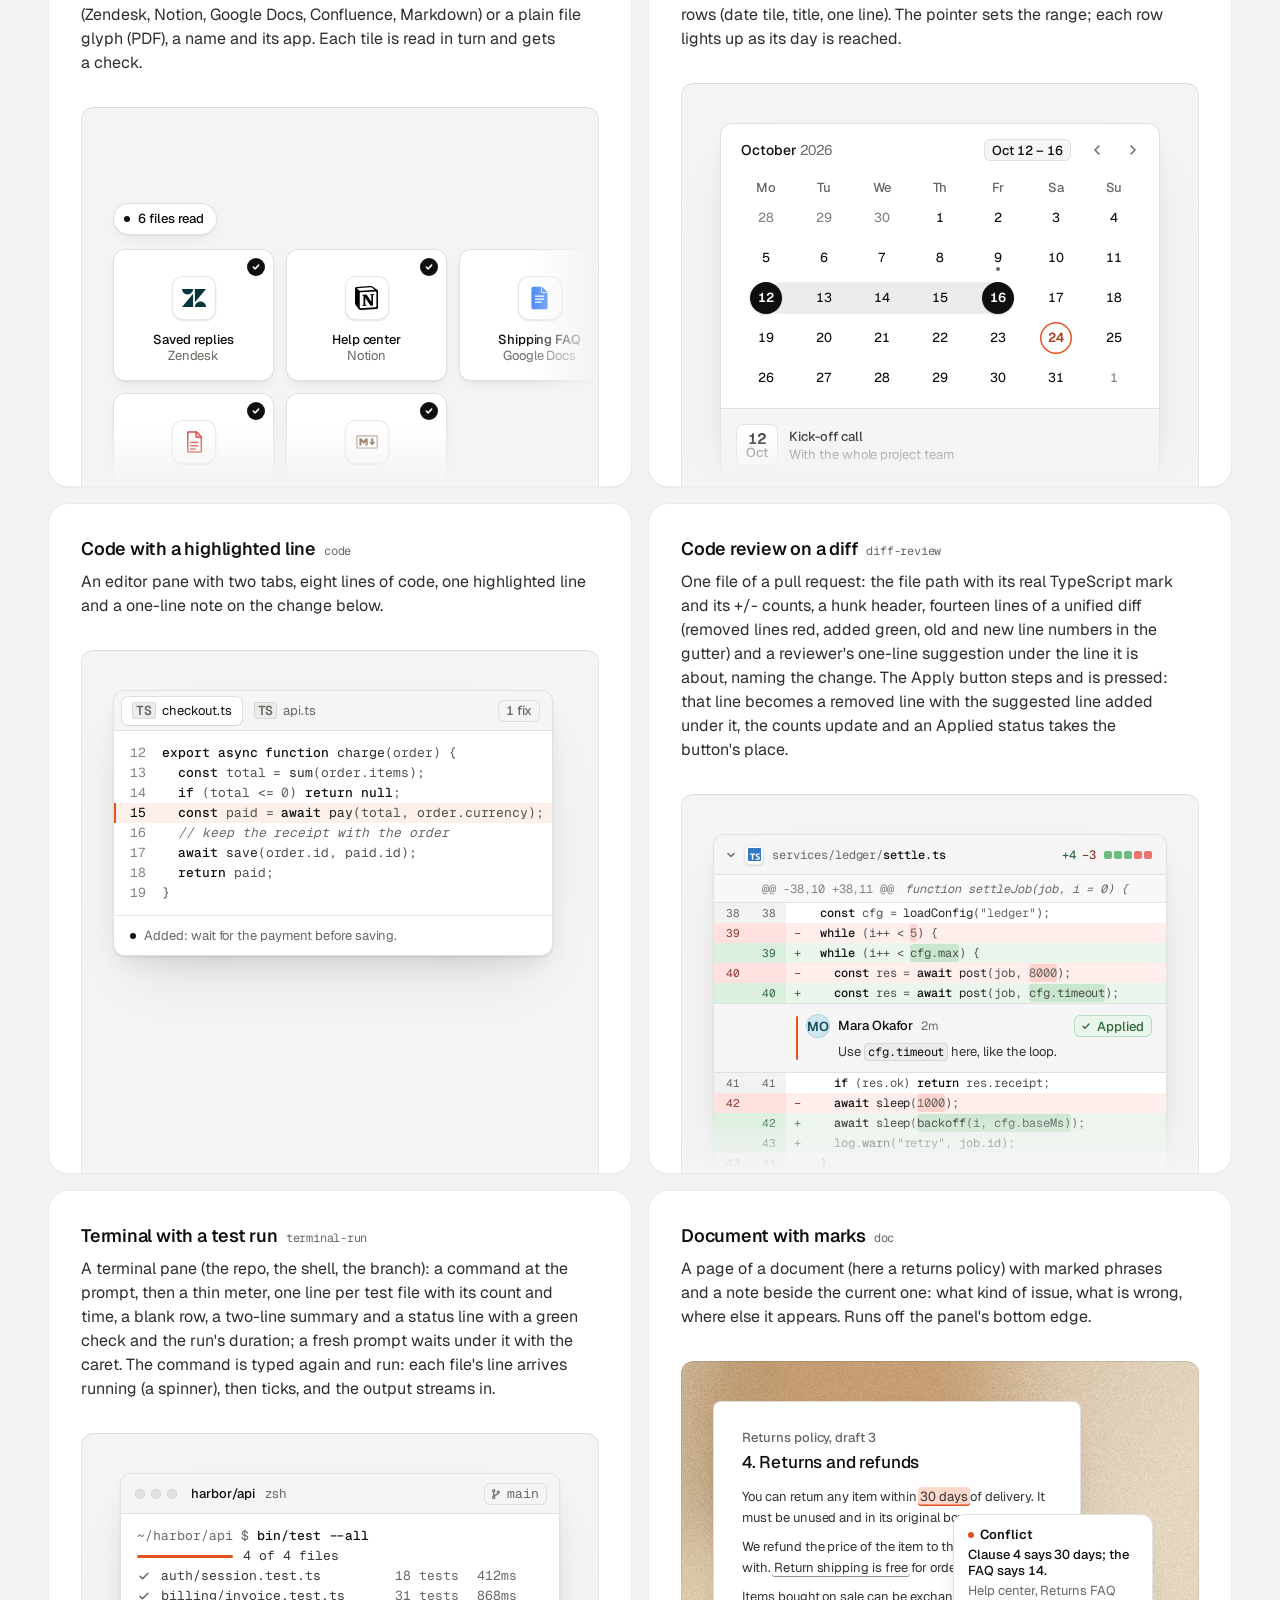
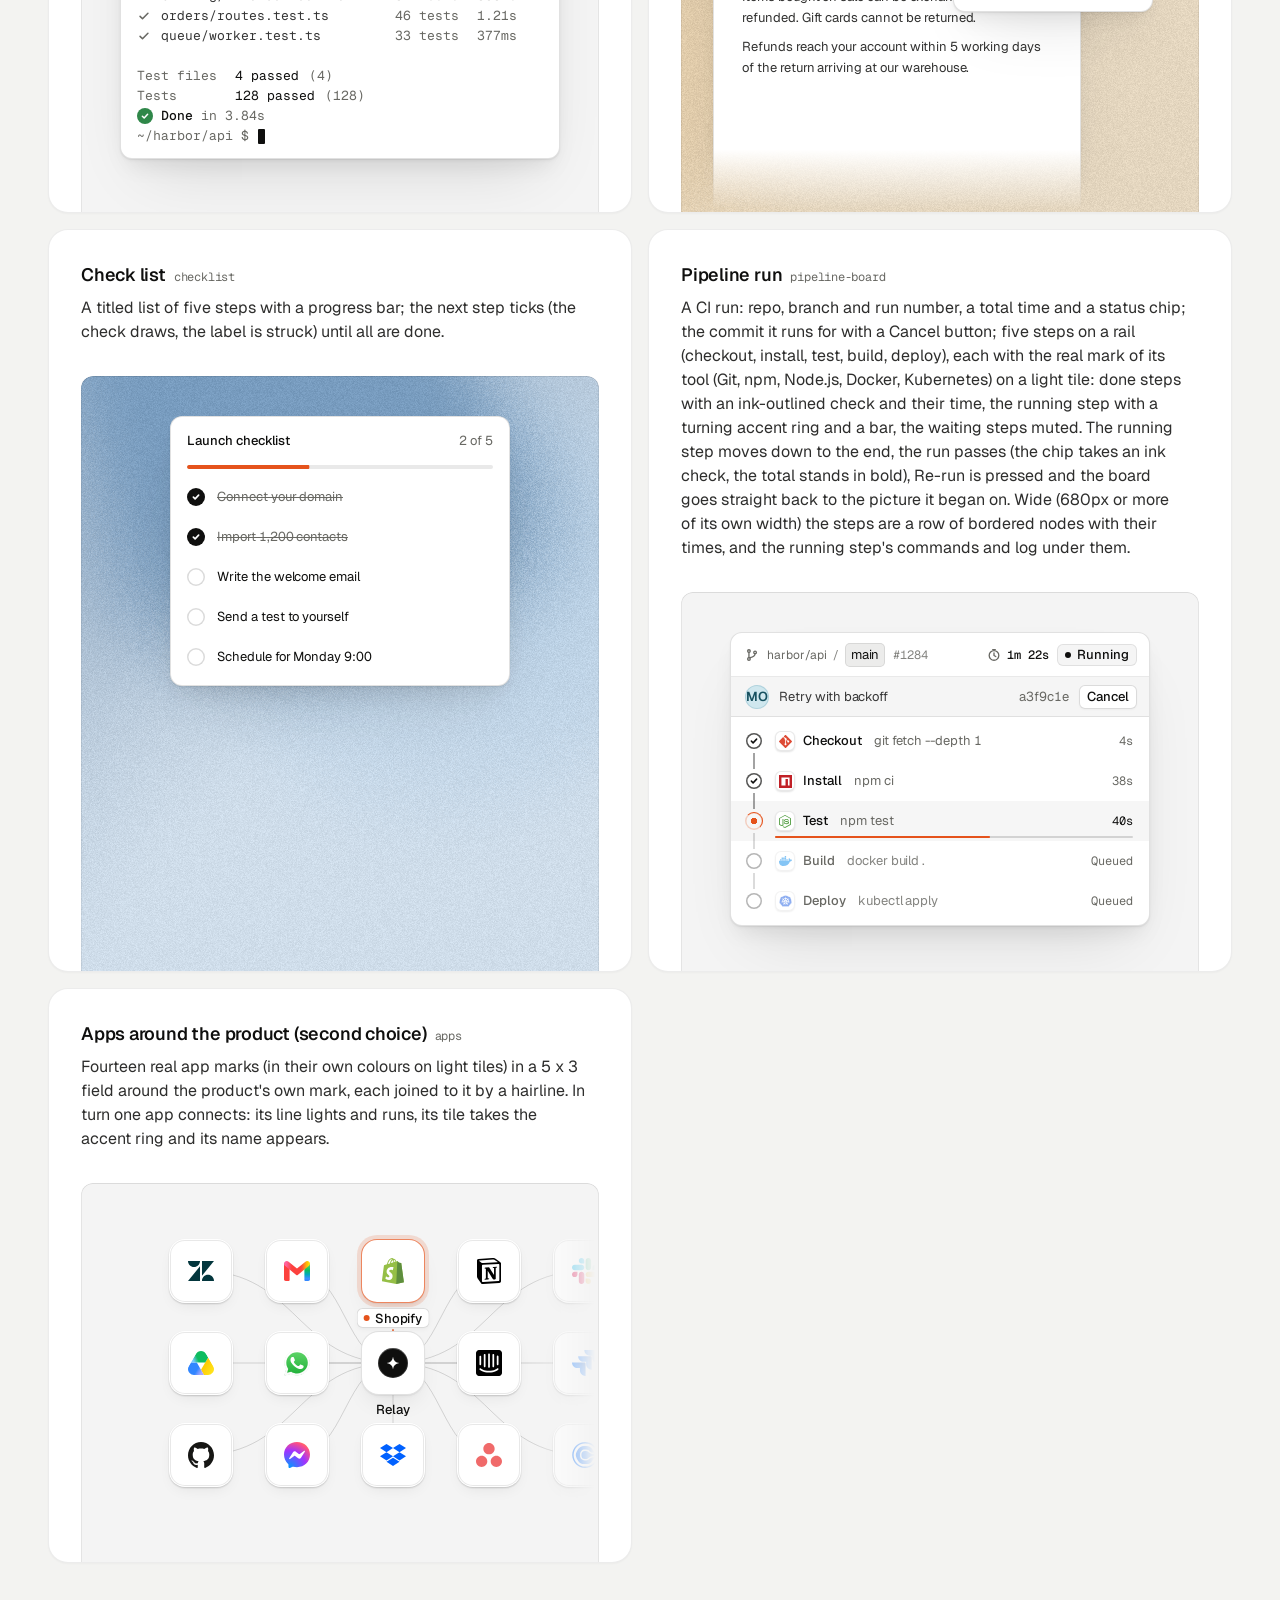
<file: .claude/skills/design-taste-frontend/assets/ui/index.html>
<!doctype html>
<html lang="en" data-theme="light">
<head>
<script>window.__tpGlMax = 16;   /* a gallery shows many live effects at once; a page of a site keeps the default 4 (fx.js) */</script>
<meta charset="utf-8">
<meta name="viewport" content="width=device-width, initial-scale=1">
<title>UI fragment kit</title>
<meta name="description" content="Nineteen pieces of real product UI from the taste-skill kit, each on an effect ground in a feature card.">
<link rel="preconnect" href="https://fonts.googleapis.com">
<link rel="preconnect" href="https://fonts.gstatic.com" crossorigin>
<link href="https://fonts.googleapis.com/css2?family=Geist:wght@300..700&family=Geist+Mono:wght@400;500&display=swap" rel="stylesheet">
<link rel="stylesheet" href="base.css">
<link rel="stylesheet" href="cards.css">
<style>
  :root { --font-text: "Geist", system-ui, sans-serif; --font-display: "Geist", system-ui, sans-serif; --font-mono: "Geist Mono", ui-monospace, monospace; }
  [data-theme="light"] { --bg: #f3f3f1; --card: #ffffff; --ink: #0f0f0e; --muted: #686863; --accent: #e5531c; --accent-ink: #ffffff; --g-bg: #e9e8e4; --g-surface: #f6f5f2; --frag: #ffffff; --warm: #c9a679; }
  [data-theme="dark"] { --bg: #070708; --card: #151517; --ink: #f2f2ef; --muted: #8f9094; --accent: #ff7a3c; --accent-ink: #120c08; --g-bg: #0e0e10; --g-surface: #1b1c1f; --frag: #1c1d20; --warm: #9c9689; }
  * { box-sizing: border-box; }
  html, body { margin: 0; }
  body { font-family: var(--font-text); background: var(--bg); color: var(--ink); -webkit-font-smoothing: antialiased; }
  .panel { --fx-bg: var(--g-bg); --fx-surface: var(--g-surface); --fx-ink: var(--ink); --fx-muted: var(--muted); --fx-accent: var(--hue, var(--warm)); --fx-accent-ink: var(--accent-ink); --calm: var(--g-bg); --p-h: 380px; }
  .top { position: sticky; top: 0; z-index: 20; background: color-mix(in oklab, var(--bg) 86%, transparent); backdrop-filter: blur(14px); -webkit-backdrop-filter: blur(14px); border-bottom: 1px solid color-mix(in oklab, var(--ink) 8%, transparent); }
  .top__in { max-width: 1232px; margin: 0 auto; padding: 0 24px; height: 60px; display: flex; align-items: center; gap: 16px; font-size: 14px; line-height: 20px; }
  .top__in strong { font-weight: 560; }
  .top__in > span { color: var(--muted); }
  .sp { flex: 1; }
  .seg { display: inline-flex; padding: 3px; border-radius: 10px; background: color-mix(in oklab, var(--ink) 6%, var(--bg)); box-shadow: inset 0 0 0 1px color-mix(in oklab, var(--ink) 6%, transparent); }
  .seg button { font: inherit; font-size: 13px; font-weight: 500; border: 0; background: none; color: color-mix(in oklab, var(--ink) 72%, var(--bg)); height: 30px; padding: 0 14px; border-radius: 7px; cursor: pointer; }
  .seg button[aria-pressed="true"] { background: var(--card); color: var(--ink); box-shadow: 0 0 0 1px color-mix(in oklab, var(--ink) 8%, transparent), 0 1px 2px rgb(0 0 0 / .1); }
  .top__in a { color: var(--ink); text-decoration: none; font-weight: 500; }
  main { max-width: 1232px; margin: 0 auto; padding: 48px 24px 96px; }
  .grid { display: grid; grid-template-columns: repeat(2, minmax(0, 1fr)); gap: 16px; }
  .card > h3 code { font: 400 12px/16px var(--font-mono); color: var(--muted); margin-left: 8px; }
  @media (max-width: 860px) { .grid { grid-template-columns: minmax(0, 1fr); } }
  @media (max-width: 600px) { main { padding: 24px 16px 64px; } .top__in { padding: 0 16px; } .top__in > span { display: none; } .panel { --p-h: 340px; } }
</style>
</head>
<body>
<header class="top">
  <div class="top__in">
    <strong>UI fragment kit</strong><span>Real product UI to set on an effect ground</span>
    <span class="sp"></span>
    <div class="seg" role="group" aria-label="Theme"><button type="button" data-mode="light" aria-pressed="true">Light</button><button type="button" data-mode="dark" aria-pressed="false">Dark</button></div>
    <a href="cards.html">Feature cards</a>
  </div>
</header>
<main><div class="grid" id="grid"></div></main>

<script type="module">
  import fx from '../effects/fx.js';
  import ui from './ui.js';
  const index = await fetch('index.json').then(r => r.json());
  // where each one sits, as its meta.json says: anchored at a corner or rising from the bottom and cut by
  // the panel's edge, or whole with 24px or more of ground round it; a fade only where an edge cuts it.
  // Only the compact slider sits in the calm middle (Figma's Texture tile); the cursor dialog is shown
  // where it belongs, over the lower-right edge of a window. [class, fade, style, opts]
  const PLACE = {
    window: ['at-corner', 'stage--fade-br', '--ay:56px'],
    chat: ['at-rise to-edge', 'stage--fade-b'],
    cursor: ['at-over', '', '--bx:24px;--by:24px'],
    notify: ['at-rise fit', 'stage--fade-b', '--ay:calc(100% - 180px);--ay-sm:calc(100% - 180px);--fit-max:380px'],
    toggles: ['at-right', ''],
    stat: ['at-corner', ''],
    search: ['at-corner', ''],
    integrations: ['at-corner', ''],
    slider: ['at-center', '', '', '{"compact":true,"drive":{"param":"grain","min":0.15,"max":0.95}}'],
    voice: ['at-rise to-edge fit', 'stage--fade-b', '--ax:max(24px, 50% - 132px);--ay:24px;--fit-max:264px'],
    files: ['at-corner wide', 'stage--fade-br', '--w:680px;--ay:96px'],
    calendar: ['at-rise fit', 'stage--fade-b', '--fit-max:440px'],
    code: ['at-corner', ''],
    'diff-review': ['at-corner fit', 'stage--fade-b', '--fit-max:480px'],
    'terminal-run': ['at-rise fit', '', '--fit-max:440px'],
    'pipeline-board': ['at-rise fit', '', '--fit-max:420px'],
    doc: ['at-corner to-edge', 'stage--fade-b'],
    checklist: ['at-rise fit', '', '--fit-max:340px'],
    apps: ['at-corner wide', 'stage--fade-br', '--w:560px;--ay:48px'],
  };
  // grounds behind UI are soft lit fields (never a line or dot pattern), on both themes: the bright
  // picture behind dark UI on the dark page, a clear step darker than white UI on the light page
  // the painting stays abstract (a mist over warm sand, level, fully soft) and shows once on the page
  const PAINT = ['painterly-landscape', { blur: 1, brush: 0.35, slope: 0, hillY: 0.3, horizon: 0.62, calm: 0.2, calmX: 0.6, calmY: 0.8, drift: 0, side: 1 }, '{"bg":"#a3b0b6","accent":"#c49a6c"}'];
  const GRAIN = ['grain-gradient', { speed: 0, grainMotion: 0, calm: 0.2, calmX: 0.5, calmY: 0.6, tint: 0.6, contrast: 0.6 }, '{"bg":"#d9ccb7","surface":"#e9e0d2","ink":"#2a2622","muted":"#6f675c","accent":"#a8794a"}'];
  const SKY = [GRAIN[0], GRAIN[1], '{"bg":"#c6d3df","surface":"#d6e0e9","ink":"#25303a","muted":"#5d6873","accent":"#3f6a92"}'];
  const SAGE = [GRAIN[0], GRAIN[1], '{"bg":"#cdd6c6","surface":"#dce3d6","ink":"#262d24","muted":"#5f6a5a","accent":"#6c8e63"}'];
  const GROUND = (m, i) => (m.name === 'slider' ? GRAIN : i === 0 ? PAINT : [GRAIN, SKY, SAGE][i % 3]);
  const q = new URLSearchParams(location.search);
  const grid = document.getElementById('grid');
  grid.innerHTML = index.fragments.map((m, i) => {
    const [at, fade, extra = '', opts = ''] = PLACE[m.name] || ['at-corner', 'stage--fade-br'];
    const [id, params, pal] = GROUND(m, i);
    const w = at === 'at-center' ? '' : ` style="--ax:32px;--ay:40px;${extra}"`;
    const o = opts ? ` data-ui-opts='${opts}'` : '';
    // the cursor is a dialog over a window's edge: the window under it holds still
    const under = m.name === 'cursor' ? `<div class="at-corner" style="--ax:32px;--ay:40px" data-ui-load="window" data-ui-opts='{"compact":true}' data-ui-still></div>` : '';
    return `<article class="card card--row"><h3>${m.title}<code>${m.name}</code></h3><p>${m.shows}</p>
      <div class="panel" data-fx="${id}" data-fx-seed="${(i + 1) * 17}" data-fx-params='${JSON.stringify(params)}' data-fx-palette='${pal}' style="--calm-k:0%">
        <div class="stage ${fade}">${under}<div class="${at}"${w}${o} data-ui-load="${m.name}"></div></div></div></article>`;
  }).join('');
  function setMode(mode) {
    document.documentElement.dataset.theme = mode;
    document.querySelectorAll('.seg button').forEach(b => b.setAttribute('aria-pressed', String(b.dataset.mode === mode)));
  }
  setMode(q.get('mode') === 'dark' ? 'dark' : 'light');
  if (q.has('t')) fx.setClock(+q.get('t'));
  // each ground is drawn once near the screen and kept as a picture (its WebGL context freed), so nineteen
  // panels need one or two contexts, not nineteen
  await Promise.all([ui.loadAll(grid), ui.grounds(grid, fx)]);
  document.documentElement.dataset.ready = '1';
  document.querySelectorAll('.seg button').forEach(b => b.addEventListener('click', async () => {
    setMode(b.dataset.mode);
    for (const el of grid.querySelectorAll('[data-ui]')) el.__ui?.repaint?.();
    await ui.grounds(grid, fx);
  }));
</script>
</body>
</html>
</file>
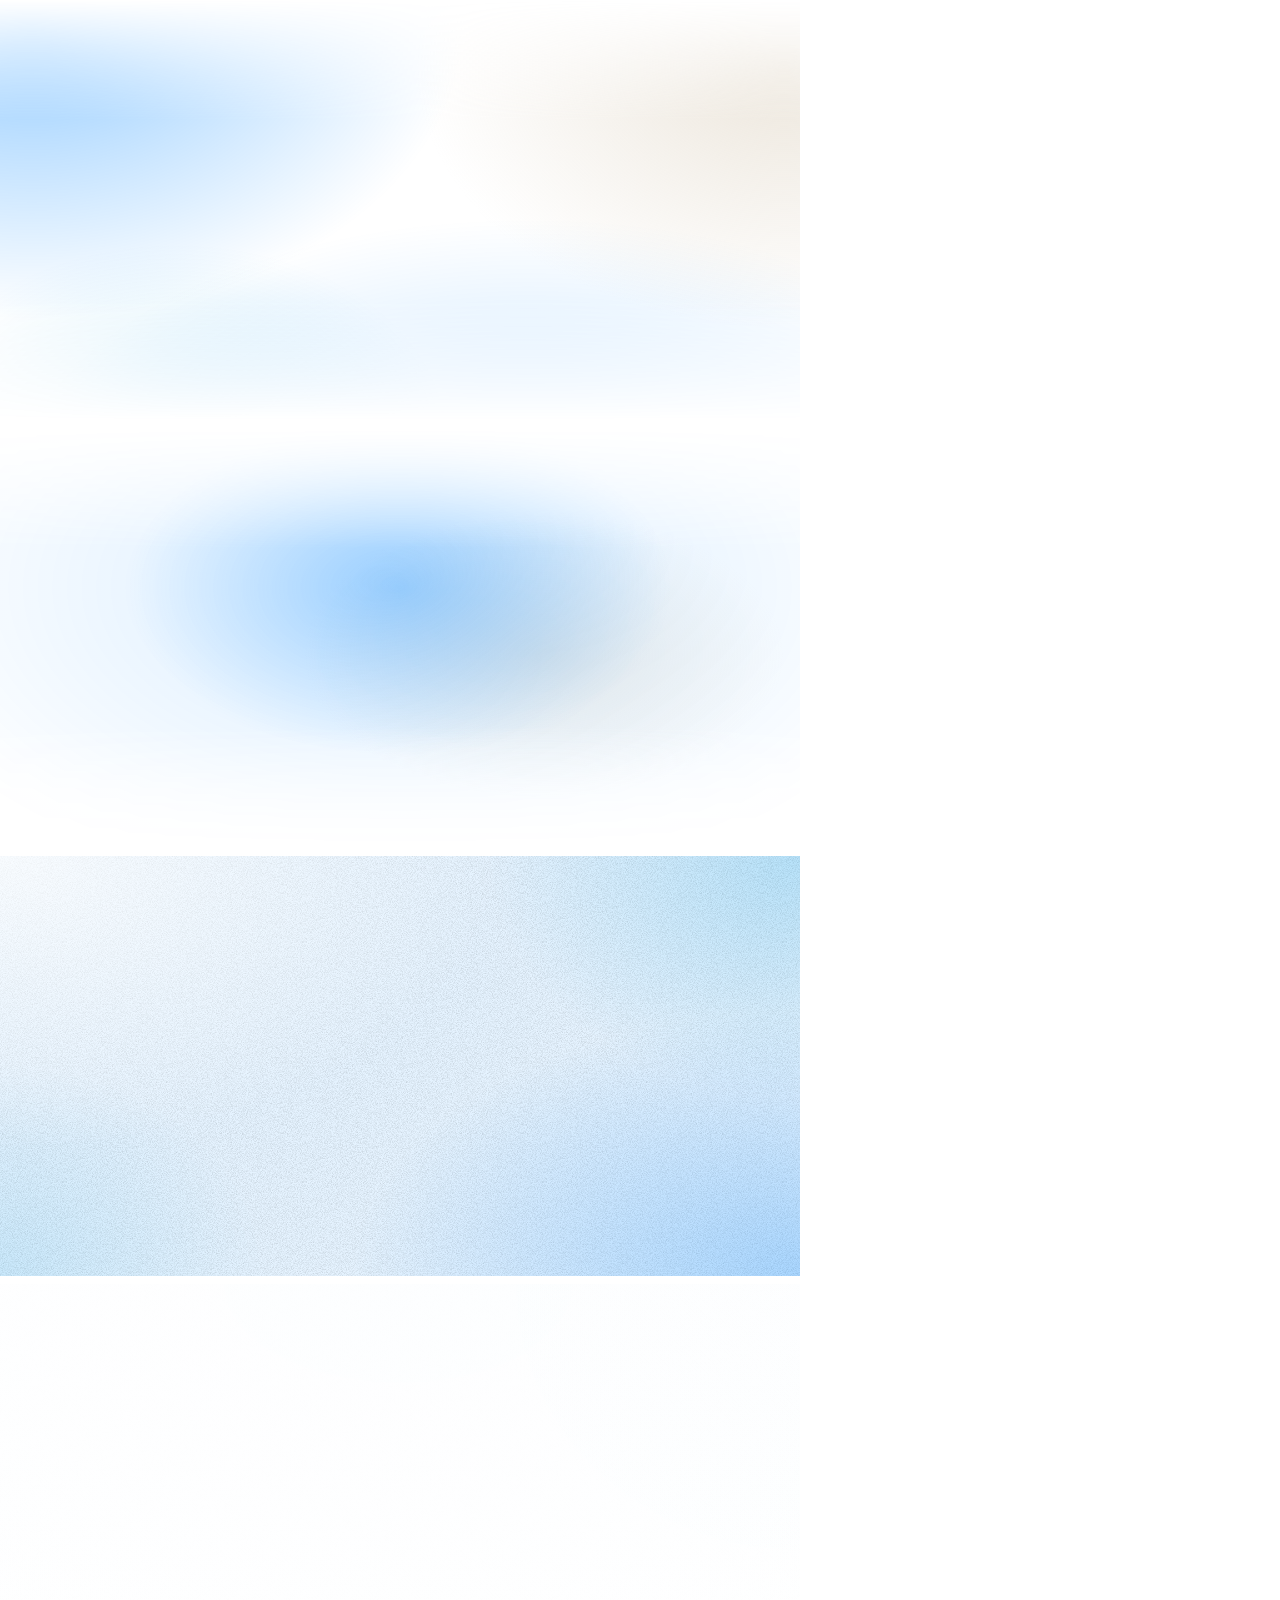
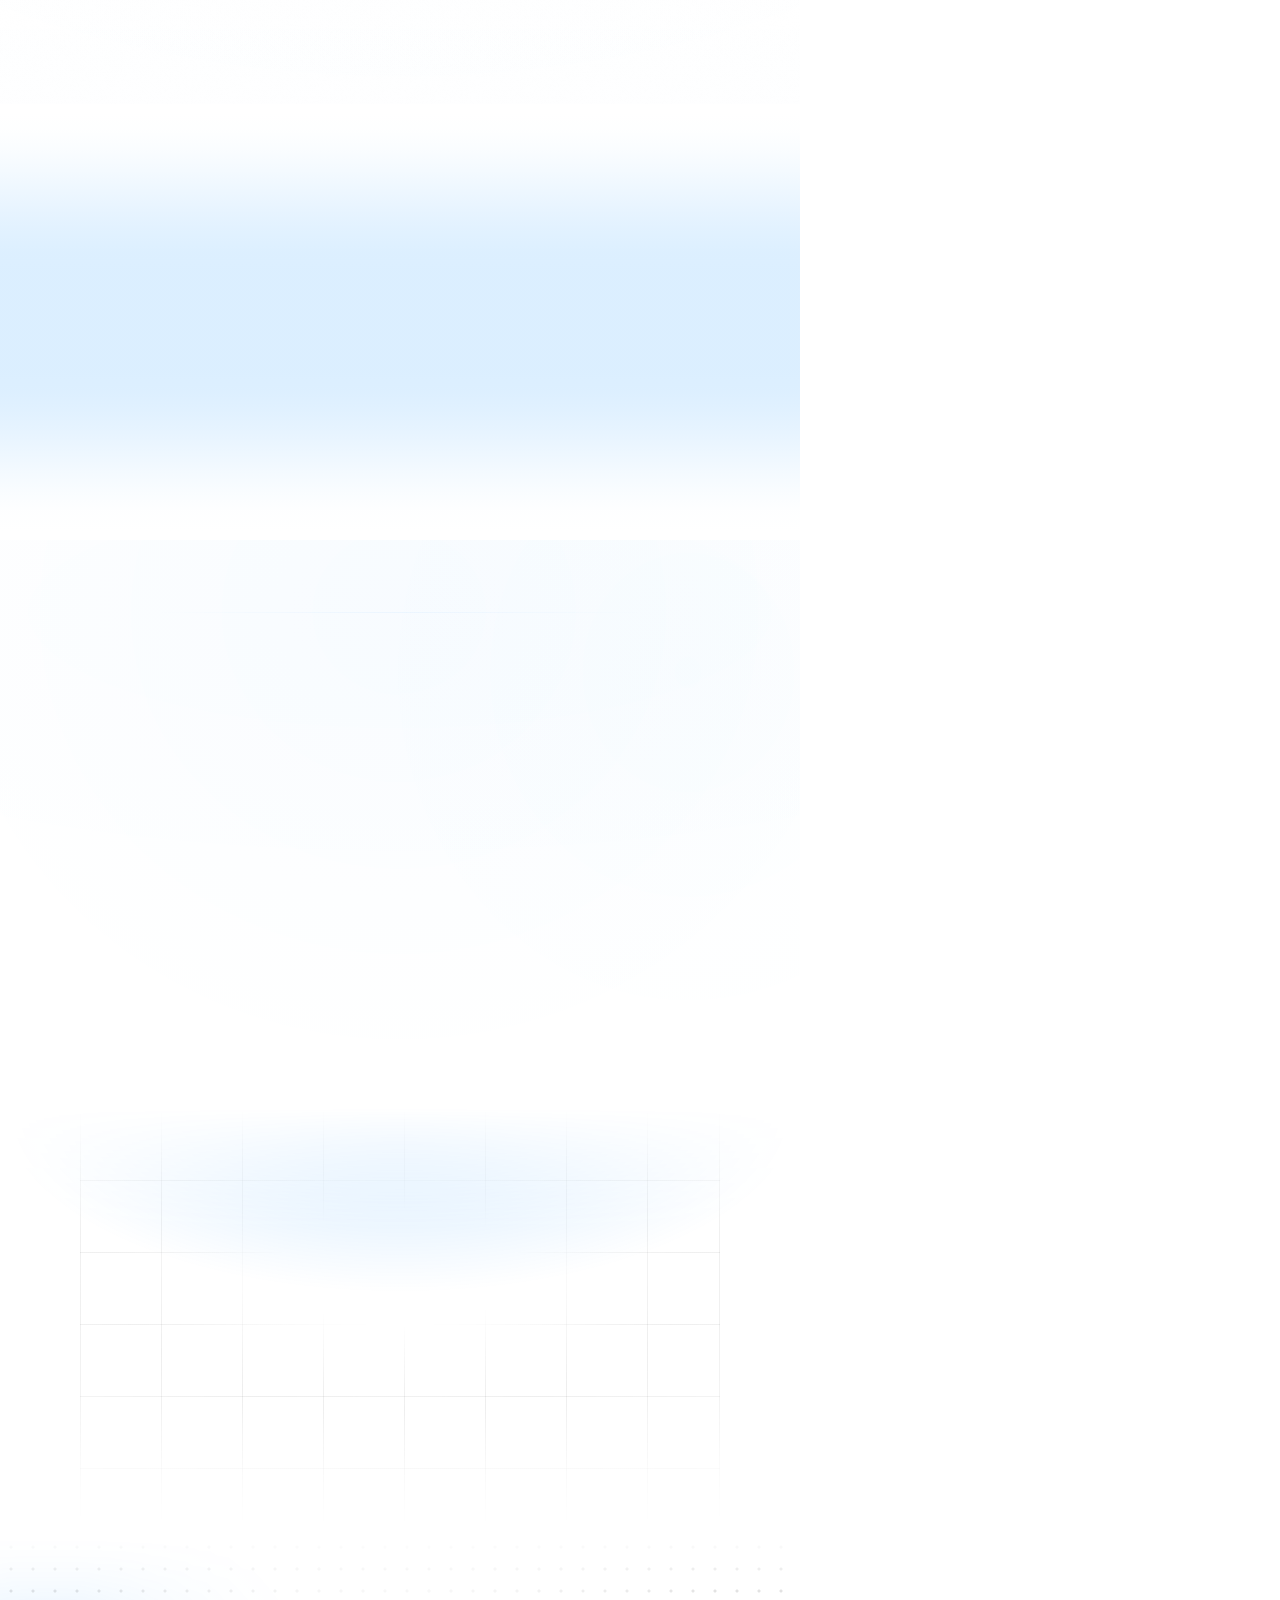
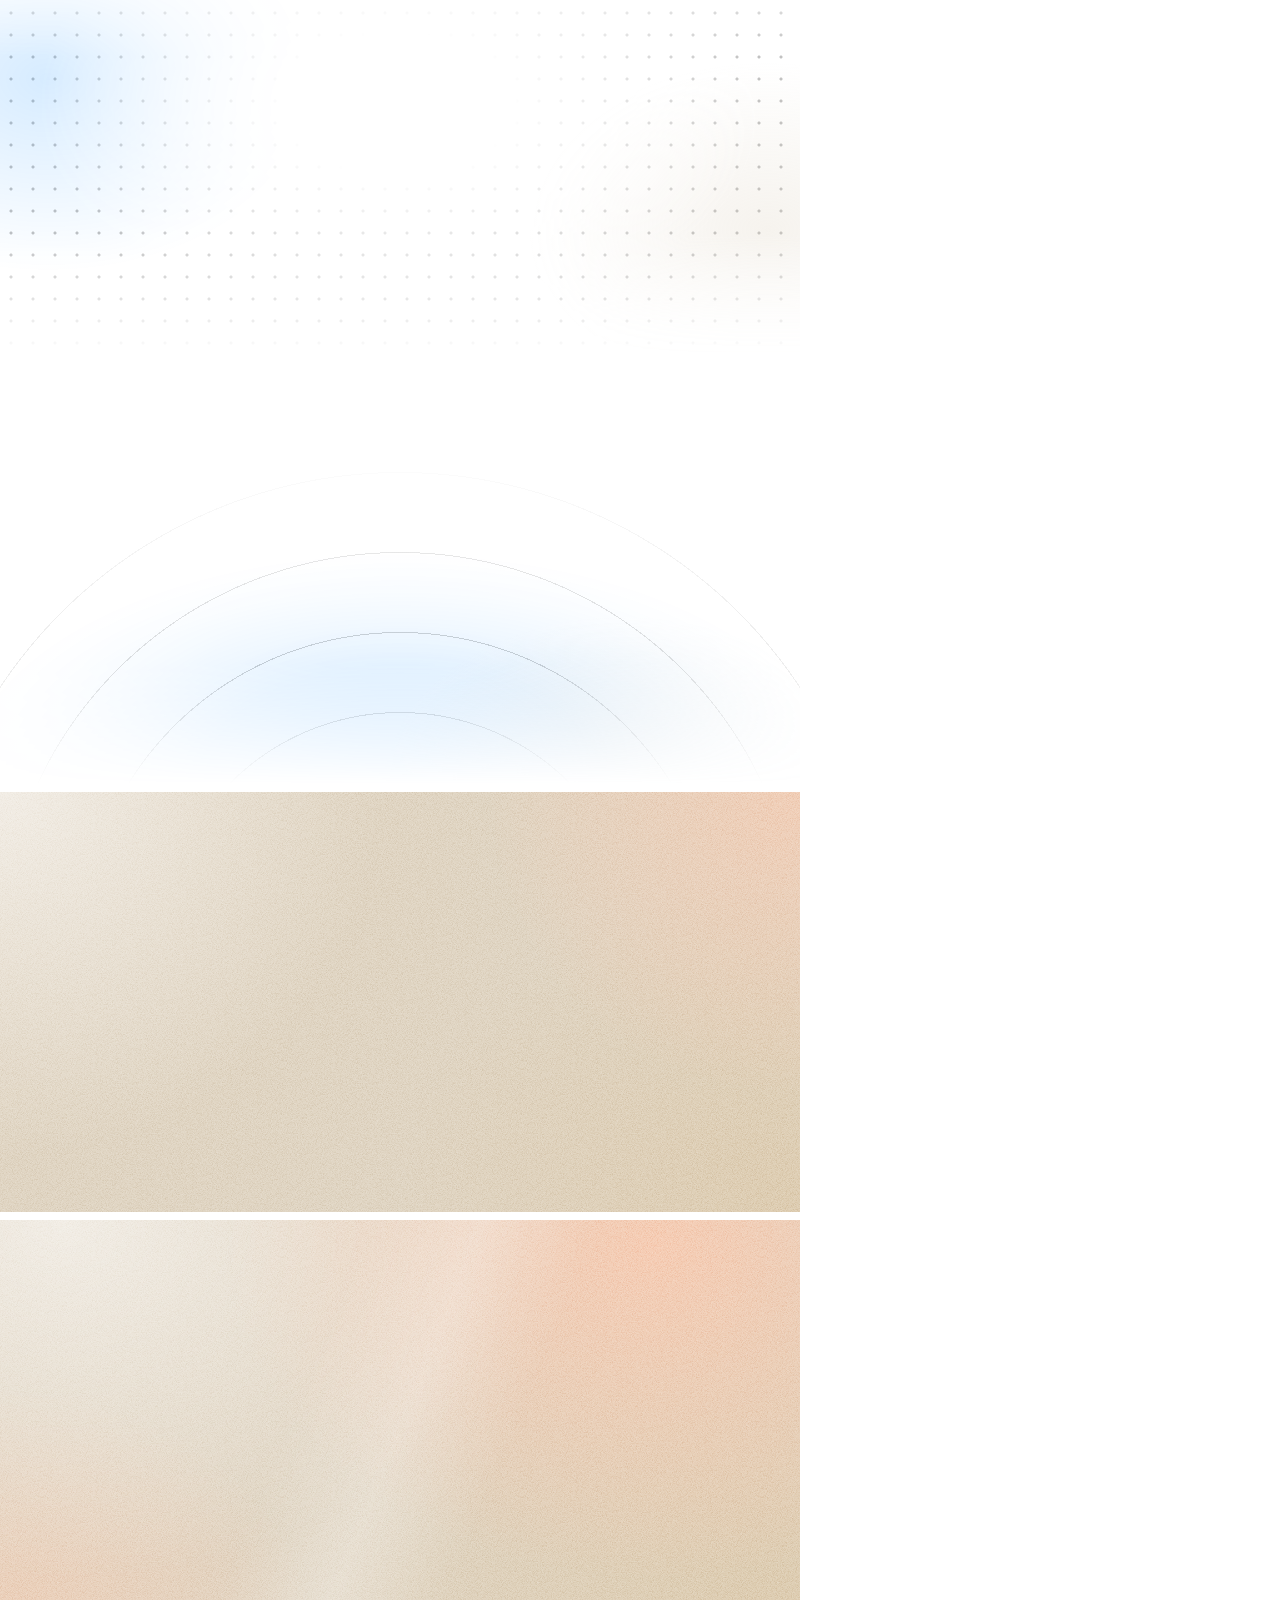
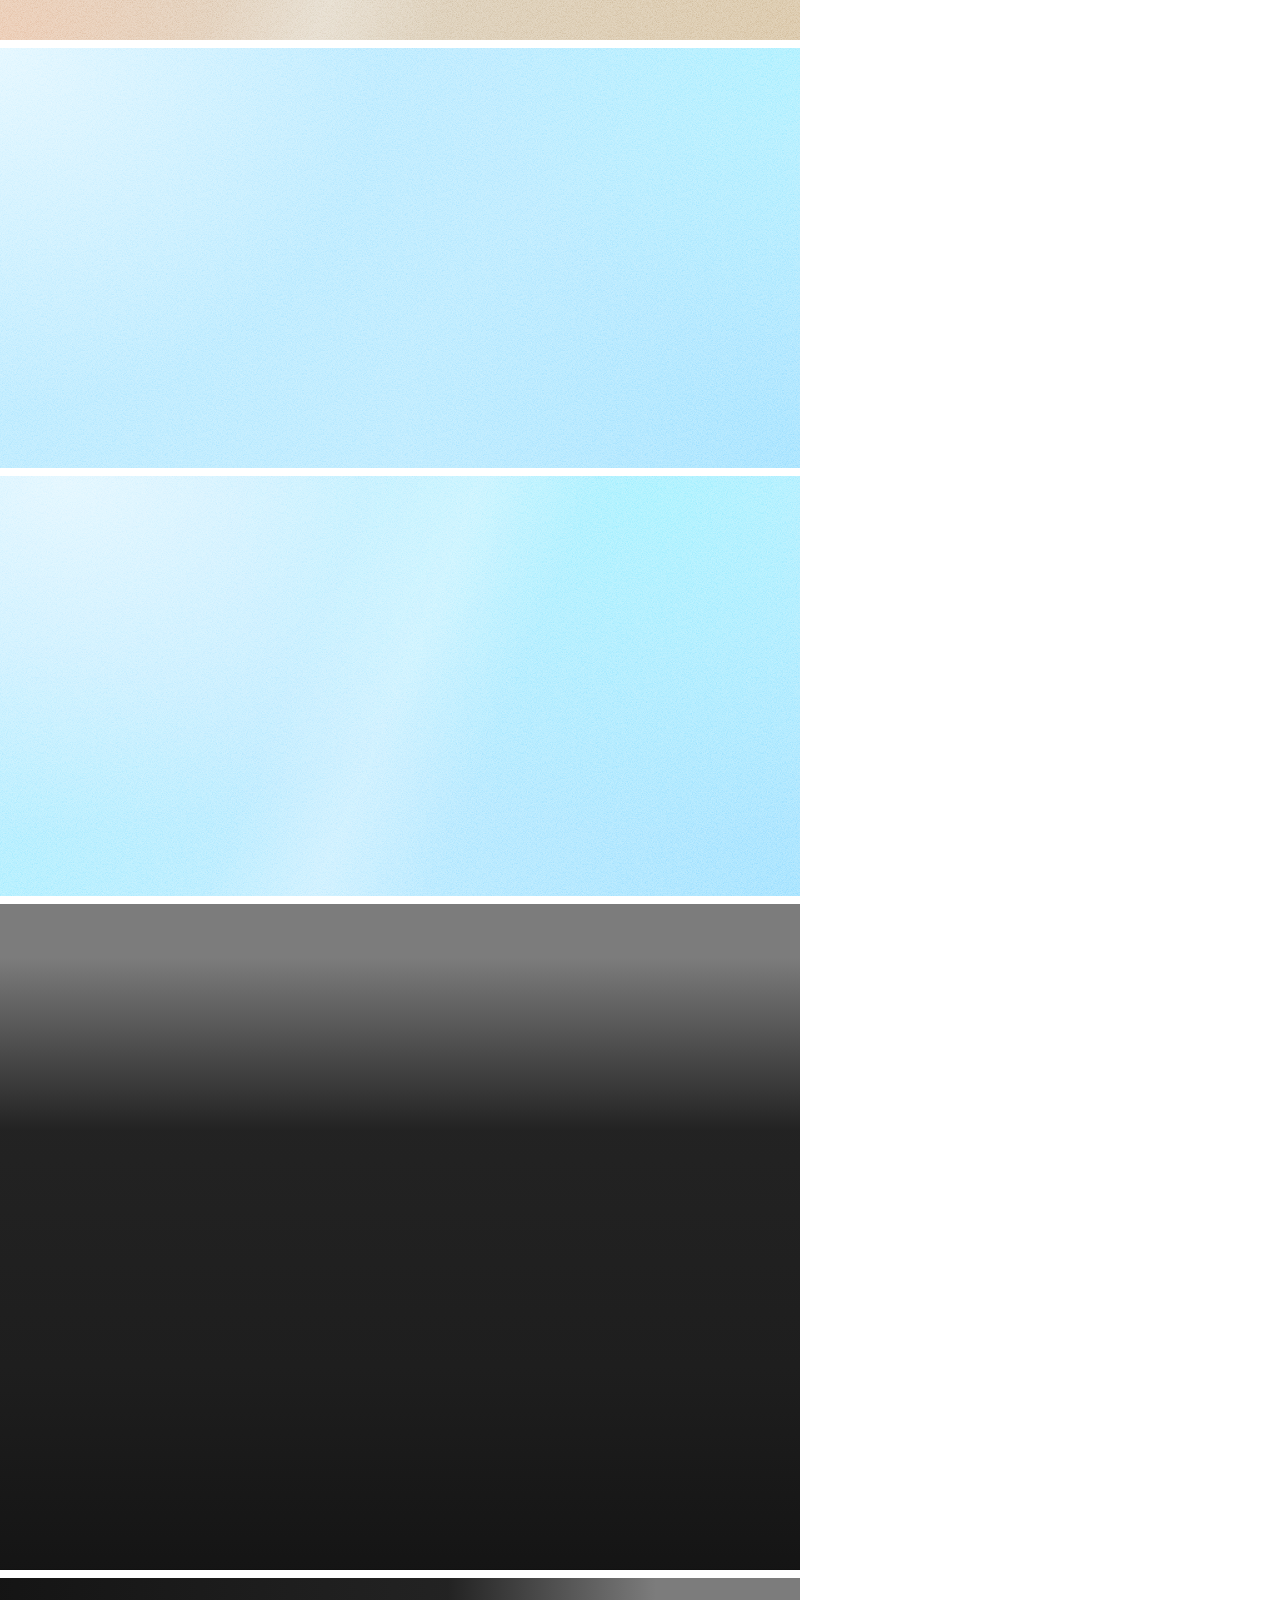
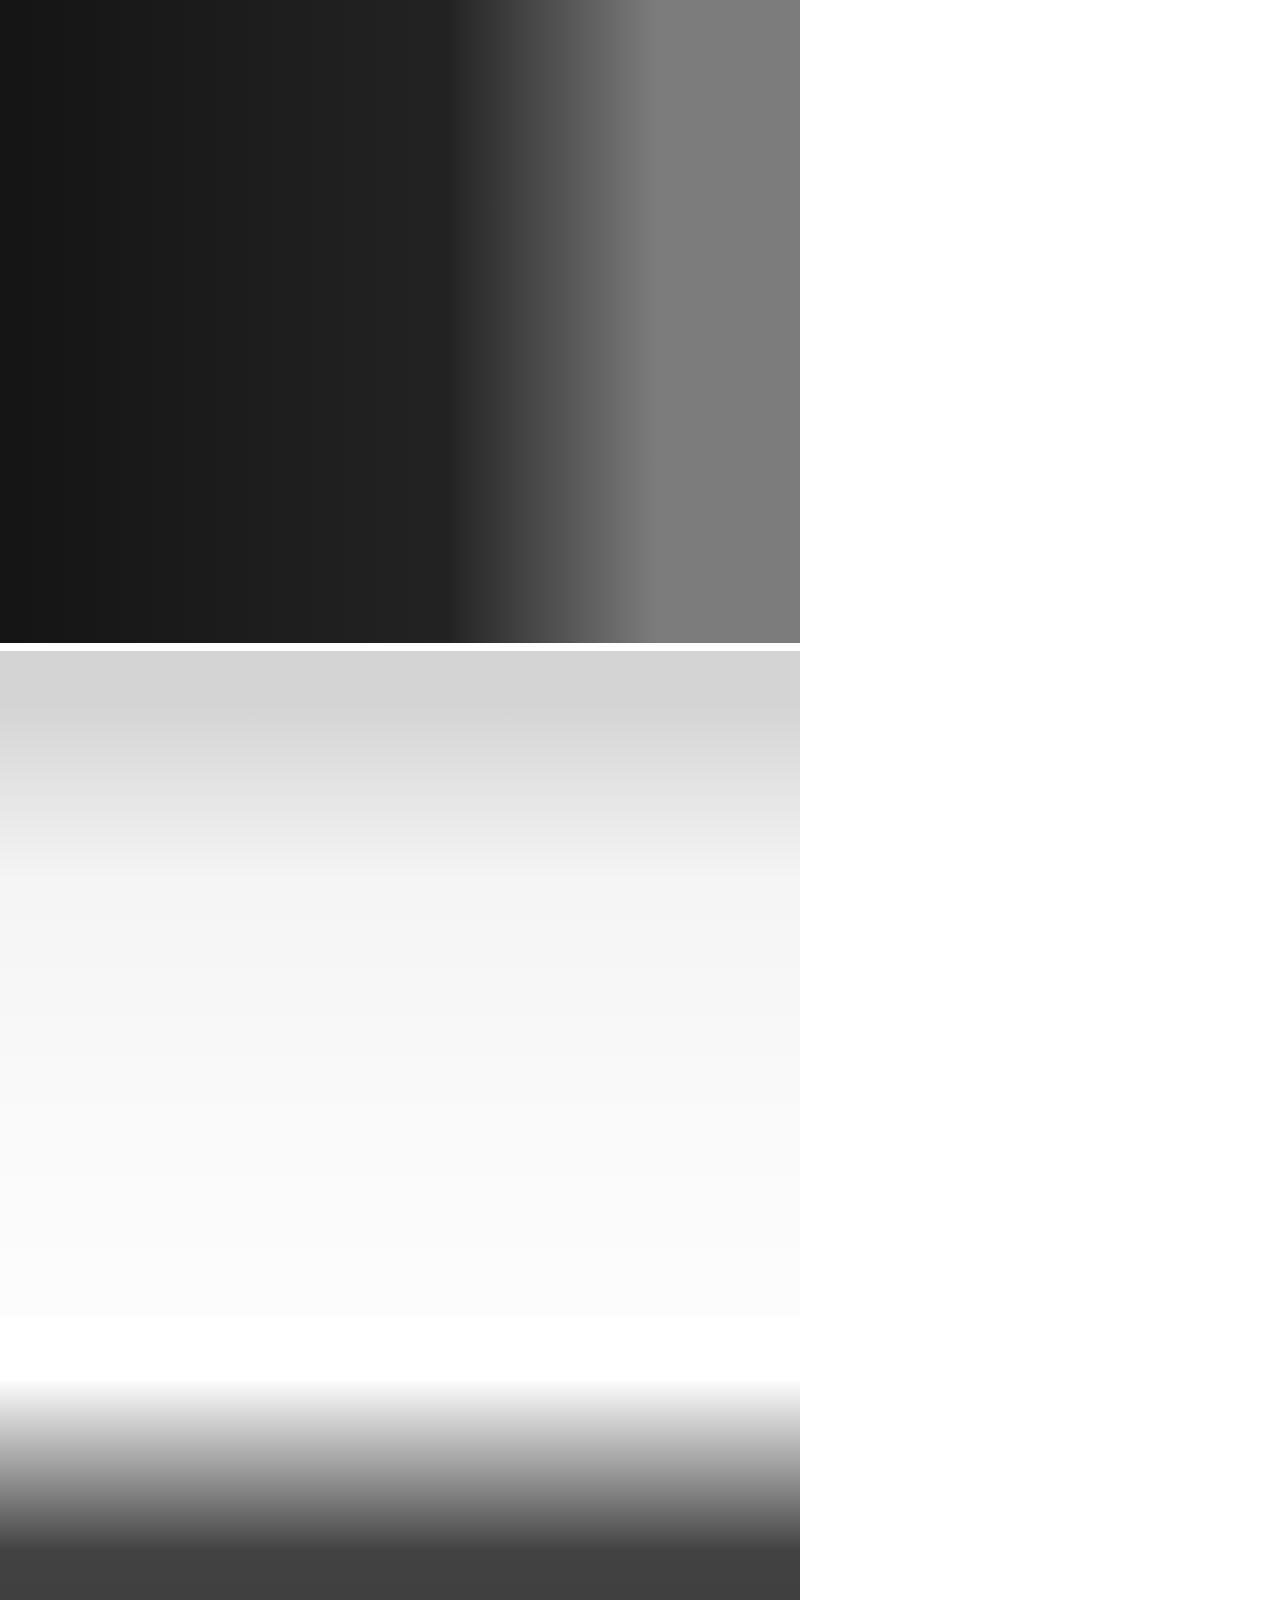
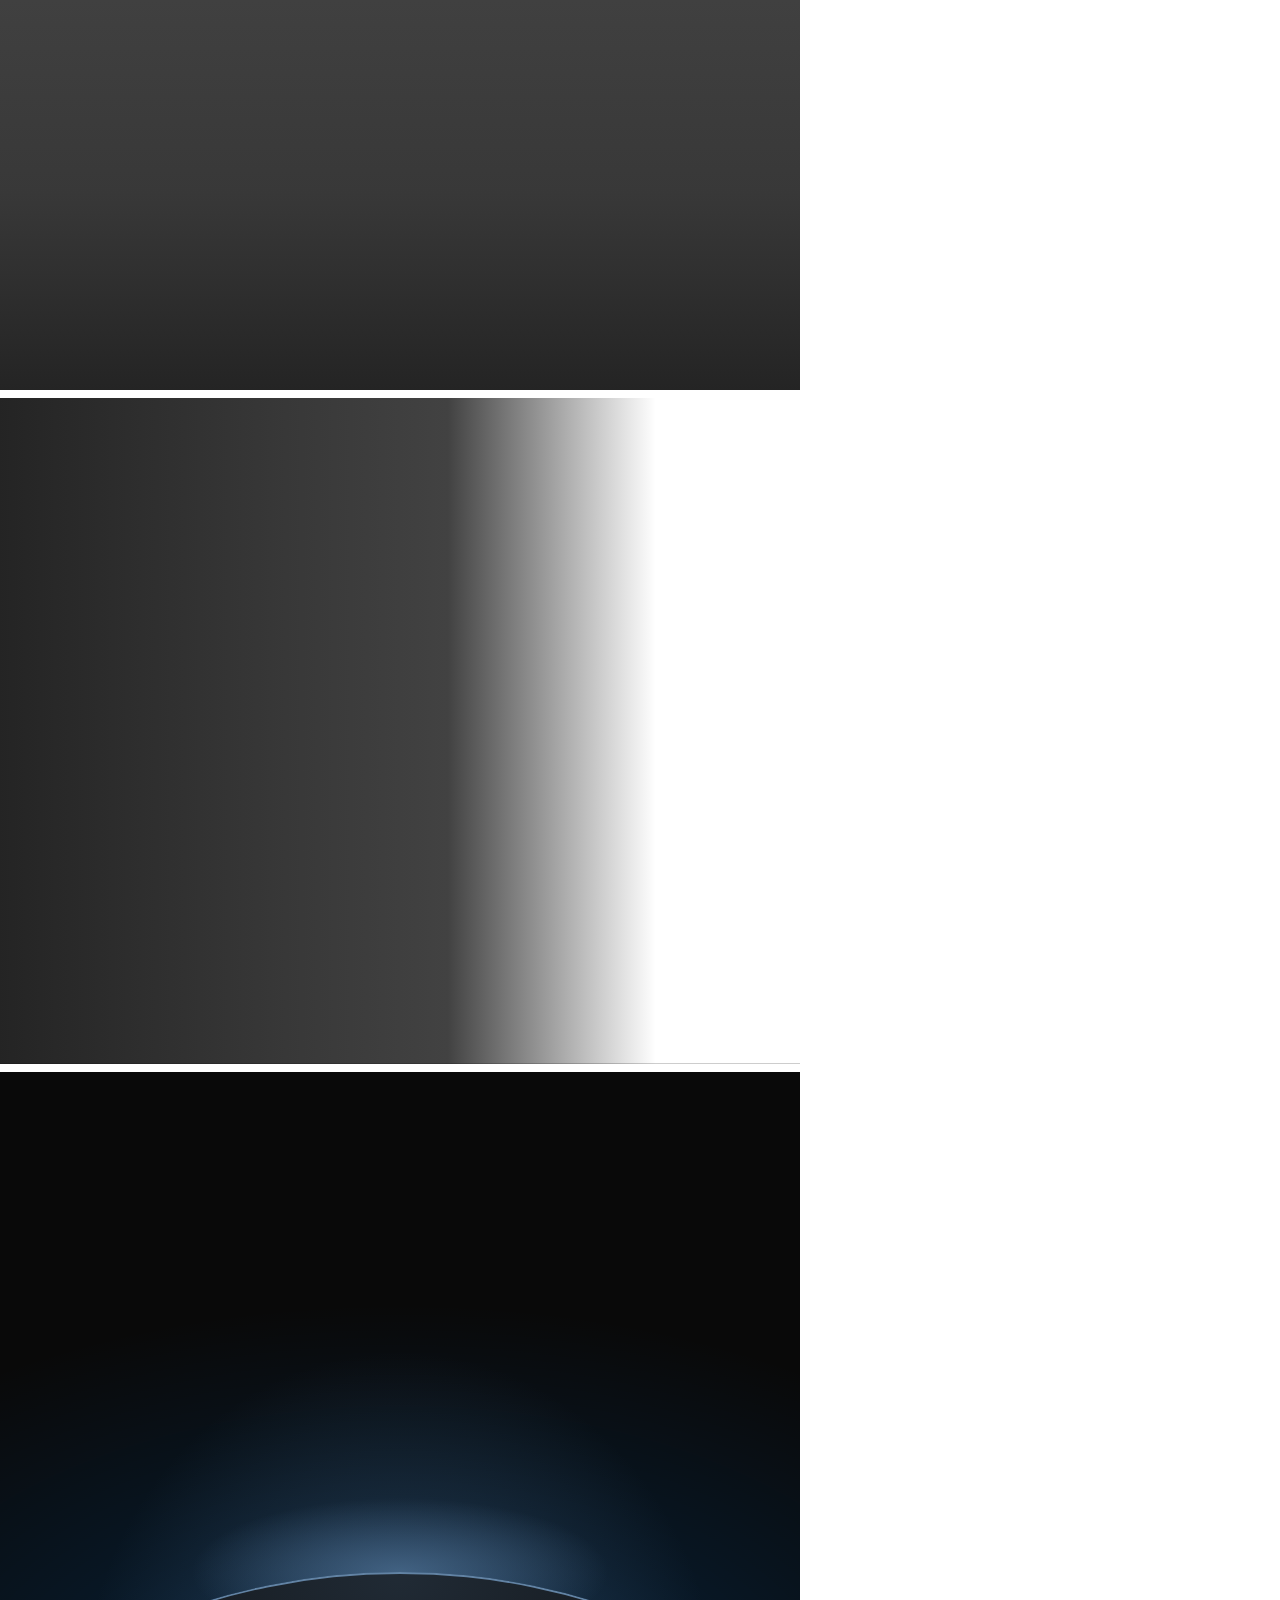
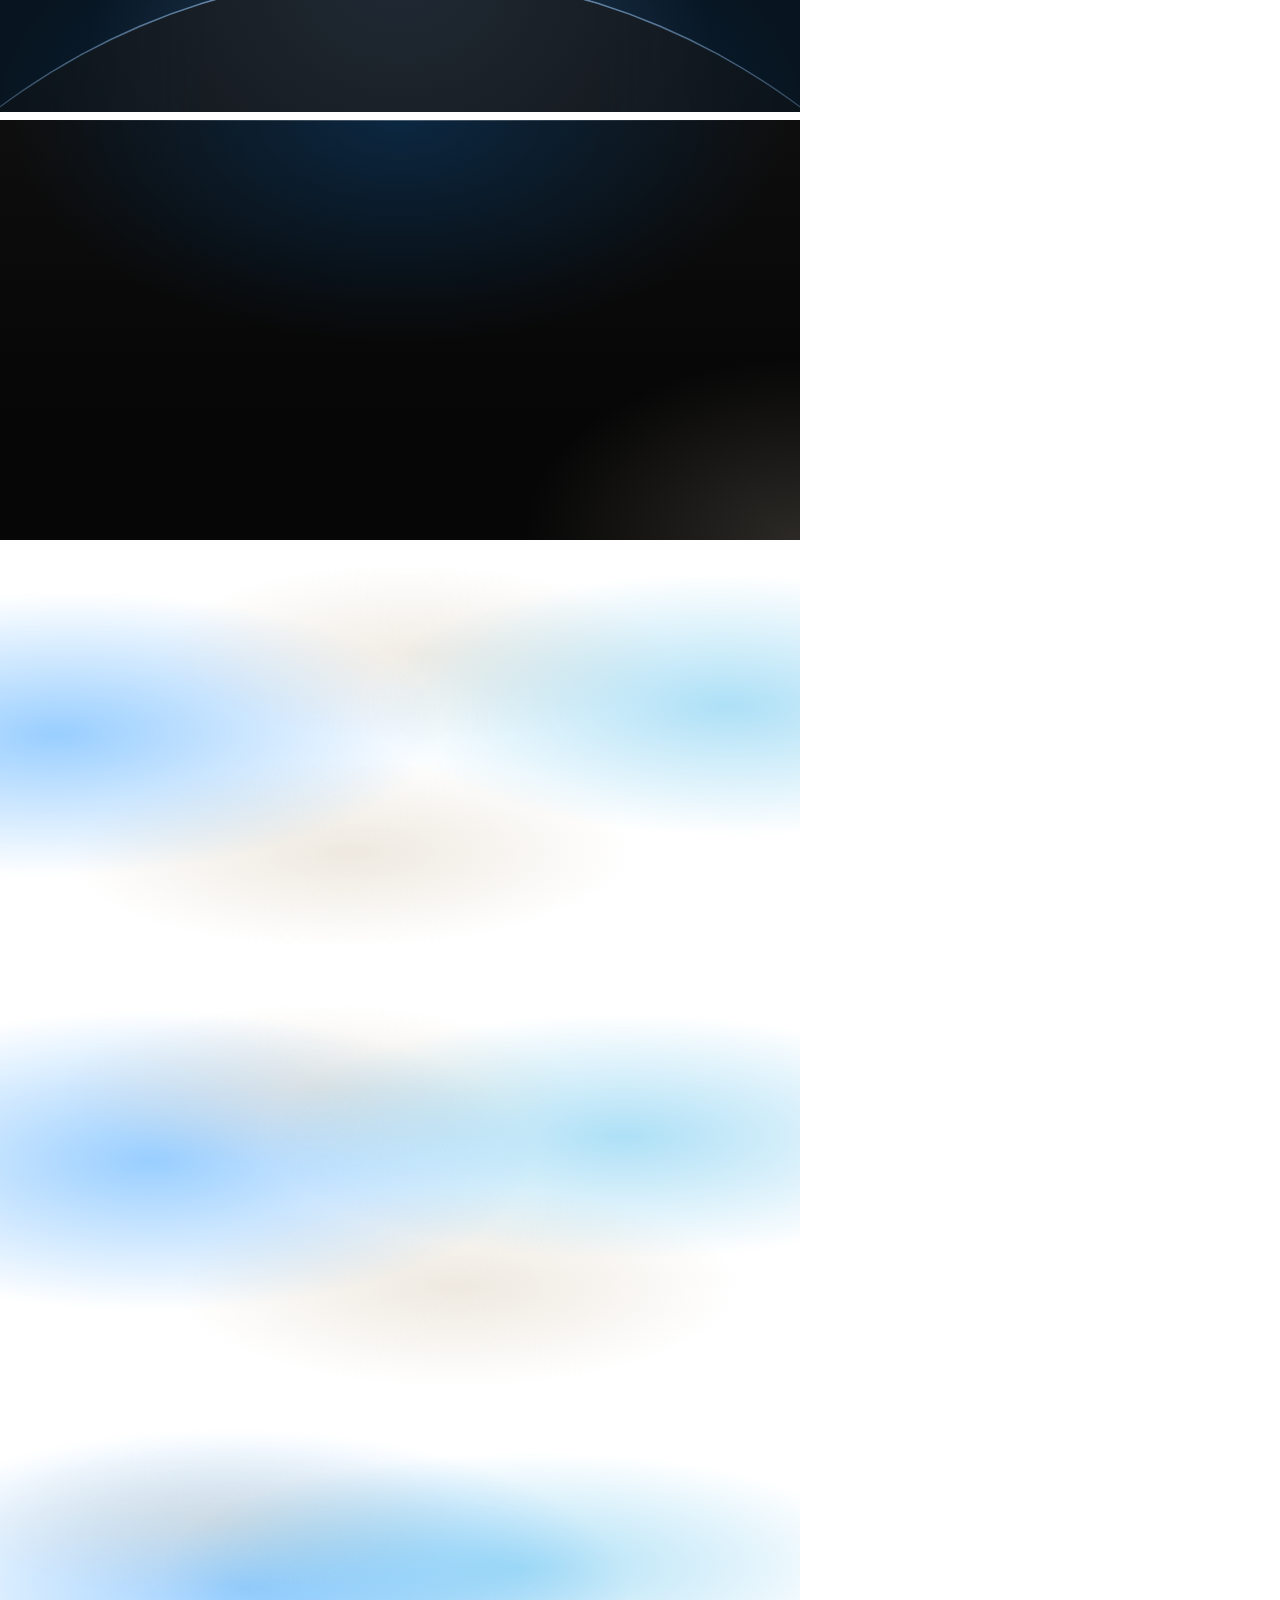
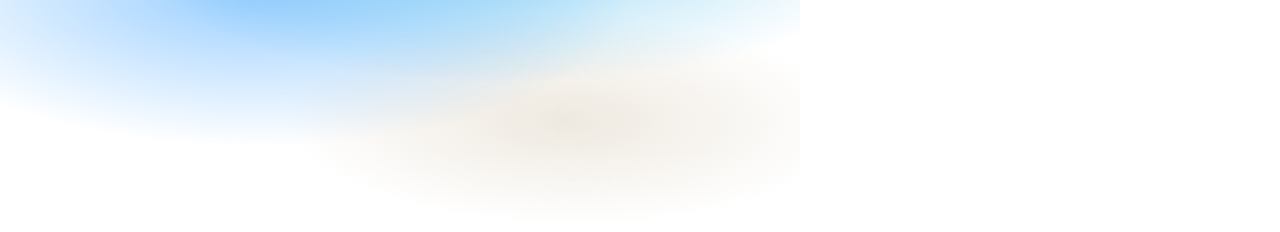
<file: .claude/skills/design-taste-frontend/assets/backgrounds/check.html>
<!doctype html>
<html lang="en" data-ground="sand">
<head>
<meta charset="utf-8">
<title>Backgrounds contrast check</title>
<!-- Every ground in a 800px box, for check.mjs: it sets a palette, screenshots the boxes and measures
     the ink and muted contrast on every pixel of each ground's text zone (index.json). The photograph
     grounds sit on a flat grey picture: #7c7c7c for the dark scrim, #d4d4d4 for the light one; and the worst case of the dark scrim: a white
     picture (white words on it). The light scrim is for pale photographs only. -->
<link rel="stylesheet" href="../system.css">
<link rel="stylesheet" href="backgrounds.css">
<style>body { margin: 0; width: 800px; } .box { width: 800px; margin: 0 0 8px; padding: 24px; font-size: 20px; } .pi, .pm { visibility: hidden; } .pi { color: var(--ink); } .pm { color: var(--muted); }  /* the liquid blobs held at the start, the middle and the end of their drift (the keyframes in backgrounds.css), so the text zone is measured where they stand under it */
  .at-start::before { animation: none; transform: translate3d(-7%, 0, 0) skewX(-7deg) scaleY(.94); } .at-start::after { animation: none; transform: translate3d(8%, 0, 0) skewX(6deg) scaleY(1.04); }
  .at-mid::before { animation: none; transform: translate3d(.5%, 0, 0) skewX(-.5deg) scaleY(.995); } .at-mid::after { animation: none; transform: translate3d(-.5%, 0, 0) scaleY(.98); }
  .at-end::before { animation: none; transform: translate3d(8%, 0, 0) skewX(6deg) scaleY(1.05); } .at-end::after { animation: none; transform: translate3d(-9%, 0, 0) skewX(-6deg) scaleY(.92); }
</style>
<script src="backgrounds.js" defer></script>
</head>
<body>
<div class="bg-mist box" data-g="mist" style="height:420px"><span class="pi">Ink</span> <span class="pm">Muted</span></div>
<div class="bg-halo box" data-g="halo" style="height:420px"><span class="pi">Ink</span> <span class="pm">Muted</span></div>
<div class="bg-grain box" data-g="grain" style="height:420px"><span class="pi">Ink</span> <span class="pm">Muted</span></div>
<div class="bg-paper box" data-g="paper" style="height:420px"><span class="pi">Ink</span> <span class="pm">Muted</span></div>
<div class="bg-dusk box" data-g="dusk" style="height:420px"><span class="pi">Ink</span> <span class="pm">Muted</span></div>
<div class="bg-topglow box" data-g="topglow" style="height:560px"><span class="pi">Ink</span> <span class="pm">Muted</span></div>
<div class="bg-ruled box" data-g="ruled" style="height:420px"><span class="pi">Ink</span> <span class="pm">Muted</span></div>
<div class="bg-dots box" data-g="dots" style="height:420px"><span class="pi">Ink</span> <span class="pm">Muted</span></div>
<div class="bg-arcs box" data-g="arcs" style="height:420px"><span class="pi">Ink</span> <span class="pm">Muted</span></div>
<div class="bg-band box" data-g="band" style="height:420px"><span class="pi">Ink</span> <span class="pm">Muted</span></div>
<div class="bg-field box" data-g="field" style="height:420px"><span class="pi">Ink</span> <span class="pm">Muted</span></div>
<div class="bg-band bg-tint box" data-g="band-tint" style="height:420px"><span class="pi">Ink</span> <span class="pm">Muted</span></div>
<div class="bg-field bg-tint box" data-g="field-tint" style="height:420px"><span class="pi">Ink</span> <span class="pm">Muted</span></div>
<div class="bg-photo box" data-g="photo" style="height:520px;--g-photo:linear-gradient(#7c7c7c,#7c7c7c)"><span class="pi">Ink</span> <span class="pm">Muted</span></div>
<div class="bg-photo bg-photo--left box" data-g="photo-left" style="height:520px;--g-photo:linear-gradient(#7c7c7c,#7c7c7c)"><span class="pi">Ink</span> <span class="pm">Muted</span></div>
<div class="bg-photo bg-photo--light box" data-g="photo-light" style="height:520px;--g-photo:linear-gradient(#d4d4d4,#d4d4d4)"><span class="pi">Ink</span> <span class="pm">Muted</span></div>
<div class="bg-photo box" data-g="photo-white" style="height:520px;--g-photo:linear-gradient(#fff,#fff)"><span class="pi">Ink</span> <span class="pm">Muted</span></div>
<div class="bg-photo bg-photo--left box" data-g="photo-left-white" style="height:520px;--g-photo:linear-gradient(#fff,#fff)"><span class="pi">Ink</span> <span class="pm">Muted</span></div>
<div class="bg-horizon box" data-g="horizon" style="height:640px"><span class="pi">Ink</span> <span class="pm">Muted</span></div>
<div class="bg-deep box" data-g="deep" style="height:420px"><span class="pi">Ink</span> <span class="pm">Muted</span></div>
<div class="bg-liquid box at-start" data-g="liquid" data-no-pause style="height:420px"><span class="pi">Ink</span> <span class="pm">Muted</span></div>
<div class="bg-liquid box at-mid" data-g="liquid-mid" data-no-pause style="height:420px"><span class="pi">Ink</span> <span class="pm">Muted</span></div>
<div class="bg-liquid box at-end" data-g="liquid-end" data-no-pause style="height:420px"><span class="pi">Ink</span> <span class="pm">Muted</span></div>

</body>
</html>
</file>
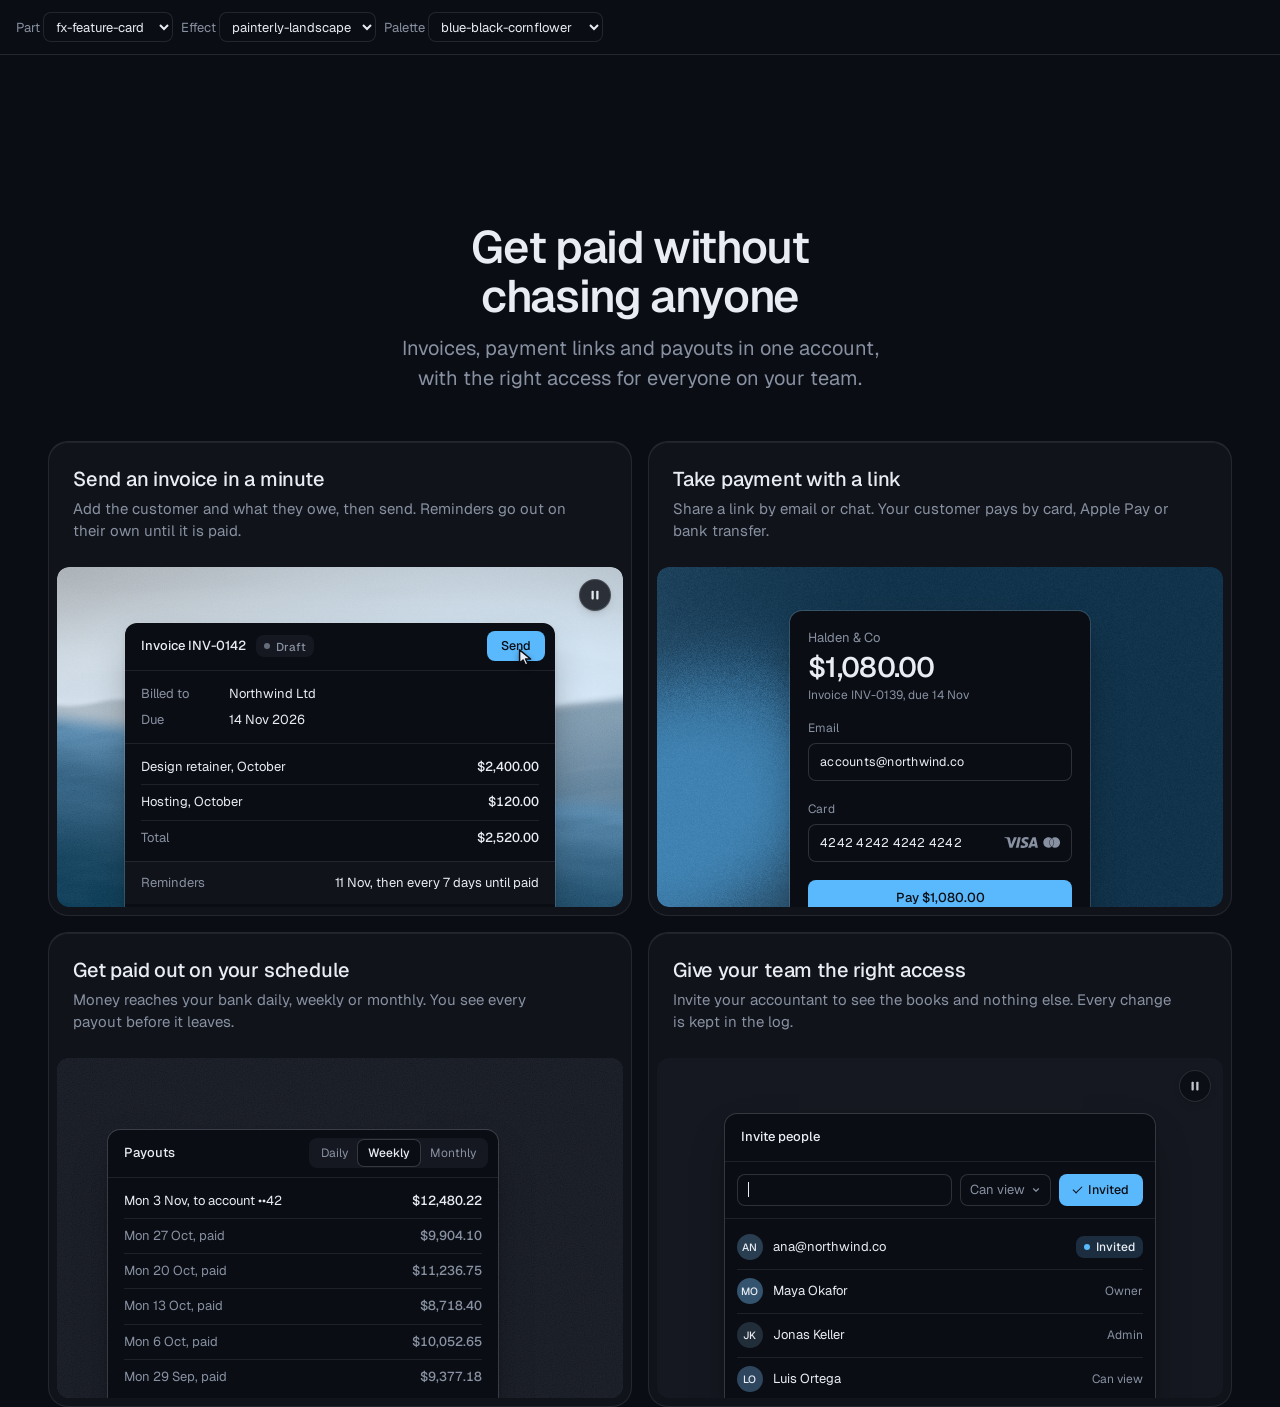
<file: .claude/skills/design-taste-frontend/assets/components/_lab.html>
<!doctype html>
<html lang="en" data-radius="soft">
<head>
<script>window.__tpGlMax = 16;   /* a gallery shows many live effects at once; a page of a site keeps the default 4 (fx.js) */</script>
<meta charset="utf-8">
<meta name="viewport" content="width=device-width, initial-scale=1">
<title>Component lab</title>
<link rel="preconnect" href="https://fonts.googleapis.com">
<link rel="preconnect" href="https://fonts.gstatic.com" crossorigin>
<link href="https://fonts.googleapis.com/css2?family=Geist:wght@100..900&family=Geist+Mono:wght@400..600&display=swap" rel="stylesheet">
<link rel="stylesheet" href="../system.css">
<link rel="stylesheet" href="./base.css">
<style>
  /* one component on its own, with a chosen effect (or object) and palette:
     _lab.html?c=fx-chart&fx=ruled-grounds&palette=white-link-blue&w=640 */
  :root { --font-display: "Geist", system-ui, sans-serif; --font-text: "Geist", system-ui, sans-serif; --font-mono: "Geist Mono", ui-monospace, monospace; --display-weight: 560; --display-tracking: -0.03em; }
  body { min-height: 100vh; margin: 0; }
  .bar { display: flex; flex-wrap: wrap; gap: 8px; align-items: center; padding: 12px 16px; border-bottom: 1px solid var(--line); font: 13px/1.4 var(--font-text); color: var(--muted); }
  .bar select { font: inherit; color: var(--ink); background: var(--bg); border: 1px solid var(--line); border-radius: var(--r-sm); height: 30px; padding: 0 8px; }
  .stage { padding: clamp(16px, 4vw, 48px); margin-inline: auto; }
</style>
</head>
<body>
<div class="bar">
  <label>Part <select id="c"></select></label>
  <label>Effect <select id="fx"></select></label>
  <label>Palette <select id="pal"></select></label>
</div>
<main class="stage" id="stage"></main>
<script type="module">
  import fx from '../effects/fx.js';
  const PARTS = ['fx-feature-card', 'fx-dither-object', 'fx-headline', 'fx-button', 'fx-prompt', 'fx-icon-tiles', 'fx-stat', 'fx-globe', 'fx-map', 'fx-chart', 'fx-bars', 'fx-band', 'fx-spotlight', 'fx-photo', 'fx-avatar', 'fx-search', 'fx-logos', 'fx-tabs', 'fx-pricing', 'fx-progress'];
  const PALETTES = {
    'blue-black-cornflower': { bg: '#0a0d14', surface: '#131824', ink: '#e9edf3', muted: '#8891a1', accent: '#5ab9fc', accentInk: '#0a0d14' },
    'graphite-safety-orange': { bg: '#18191b', surface: '#222427', ink: '#eff0f1', muted: '#9c9ea3', accent: '#ff4a1f', accentInk: '#18191b' },
    'white-link-blue': { bg: '#ffffff', surface: '#f4f4f4', ink: '#111111', muted: '#6b6b6b', accent: '#1a4be0', accentInk: '#ffffff' },
    'moss-sand': { bg: '#ddd6c6', surface: '#d2cab8', ink: '#2a2a26', muted: '#59574e', accent: '#4f6238', accentInk: '#ffffff' },
    'cobalt-field': { bg: '#0034eb', surface: '#002fd6', ink: '#ffffff', muted: '#dfe4f2', accent: '#e9e34a', accentInk: '#111111' },
  };
  const q = new URLSearchParams(location.search);
  const part = PARTS.includes(q.get('c')) ? q.get('c') : PARTS[0];
  const palId = PALETTES[q.get('palette')] ? q.get('palette') : 'blue-black-cornflower';
  const p = PALETTES[palId];
  const s = document.documentElement.style;
  const action = fx.color.contrast(p.accent, p.bg) >= 2.2 ? p.accent : p.ink;
  Object.entries({ '--p-bg': p.bg, '--p-surface': p.surface, '--p-ink': p.ink, '--p-muted': p.muted, '--p-accent': p.accent, '--p-accent-ink': p.accentInk, '--p-action': action, '--p-action-ink': action === p.accent ? p.accentInk : p.bg }).forEach(([k, v]) => s.setProperty(k, v));
  s.colorScheme = fx.color.isDark(p.bg) ? 'dark' : 'light';
  if (q.has('fallback')) fx.config.forceFallback = true;
  // one part at a time: at most 4 live WebGL contexts on this page
  fx.config.maxLive = 4;
  if (q.has('w')) document.getElementById('stage').style.maxWidth = q.get('w') + 'px';

  const base = `./${part}/`;
  const [meta, html, mod] = await Promise.all([fetch(base + 'meta.json').then(r => r.json()), fetch(base + 'component.html').then(r => r.text()), import(base + 'component.js')]);
  const link = Object.assign(document.createElement('link'), { rel: 'stylesheet', href: base + 'component.css' });
  document.head.append(link);
  await new Promise(r => { link.onload = link.onerror = r; });
  const choices = meta.effects?.length ? meta.effects : meta.objects || [];
  const chosen = choices.includes(q.get('fx')) ? q.get('fx') : meta.default;
  const stage = document.getElementById('stage');
  stage.innerHTML = html;
  const root = stage.firstElementChild;
  // the chosen effect goes where the part reads it: data-cx-object, data-cx-fill, or data-cx-effect on the root
  // the dither object: one figure set to the chosen object (one live object, as on a page); no caption under it
  if (meta.objects) {
    const fig = root.matches('[data-cx-object]') ? root : root.querySelector('[data-cx-object]');
    fig.dataset.cxObject = chosen;
    if (q.get('render') === 'studio') fig.dataset.cxRender = 'studio';
    fig.querySelector('.cx-obj__stage').removeAttribute('aria-label');
    fig.style.maxWidth = '720px';
  }
  // without ?fx= the markup keeps its own effects (the feature card mixes a landscape and a grain: setting
  // the default on every panel would paint the grain panel as a landscape too)
  else if (!choices.includes(q.get('fx'))) { /* as written */ }
  else if (root.querySelector('[data-cx-fill]')) root.querySelectorAll('[data-cx-fill]').forEach(el => { el.dataset.cxFill = chosen; });
  else if (root.querySelector('[data-cx-effect]')) root.querySelectorAll('[data-cx-effect]').forEach(el => { el.dataset.cxEffect = chosen; });
  else root.dataset.cxEffect = chosen;
  // the map draws its baked streets; an effect named with ?fx= shows its fallback ground (no map data) instead
  if (part === 'fx-map' && choices.includes(q.get('fx'))) delete root.dataset.cxMap;
  await document.fonts.ready;
  window.__part = mod.default(root);
  setTimeout(() => { document.documentElement.dataset.ready = '1'; }, 1200);

  const fill = (sel, list, cur, key) => {
    const el = document.getElementById(sel);
    el.innerHTML = list.map(v => `<option${v === cur ? ' selected' : ''}>${v}</option>`).join('');
    el.addEventListener('change', () => { q.set(key, el.value); if (key === 'c') q.delete('fx'); location.search = q.toString(); });
  };
  fill('c', PARTS, part, 'c');
  // a part whose default is none (the map's streets, the photograph as it is) lists none first, so the
  // select never shows an effect that is not on
  fill('fx', meta.default === 'none' ? ['none', ...choices] : choices, chosen, 'fx');
  fill('pal', Object.keys(PALETTES), palId, 'palette');
</script>
</body>
</html>
</file>
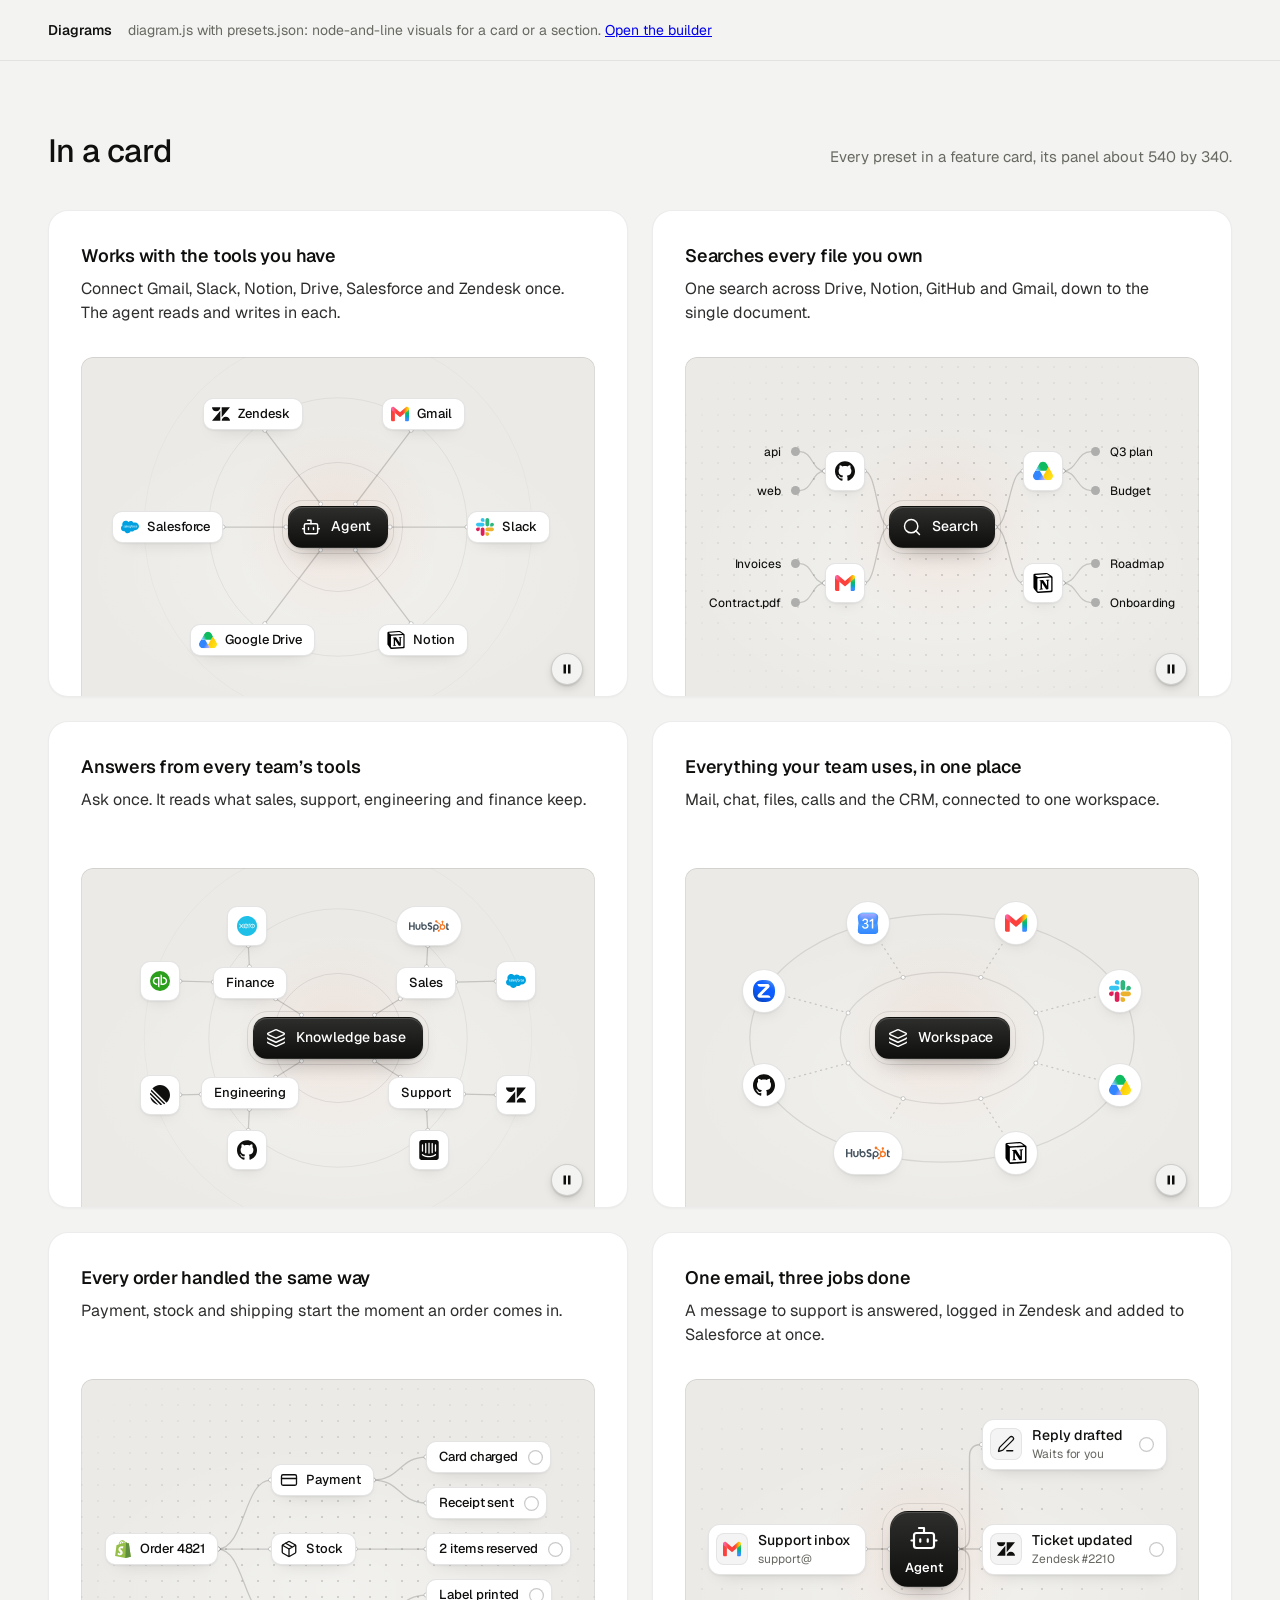
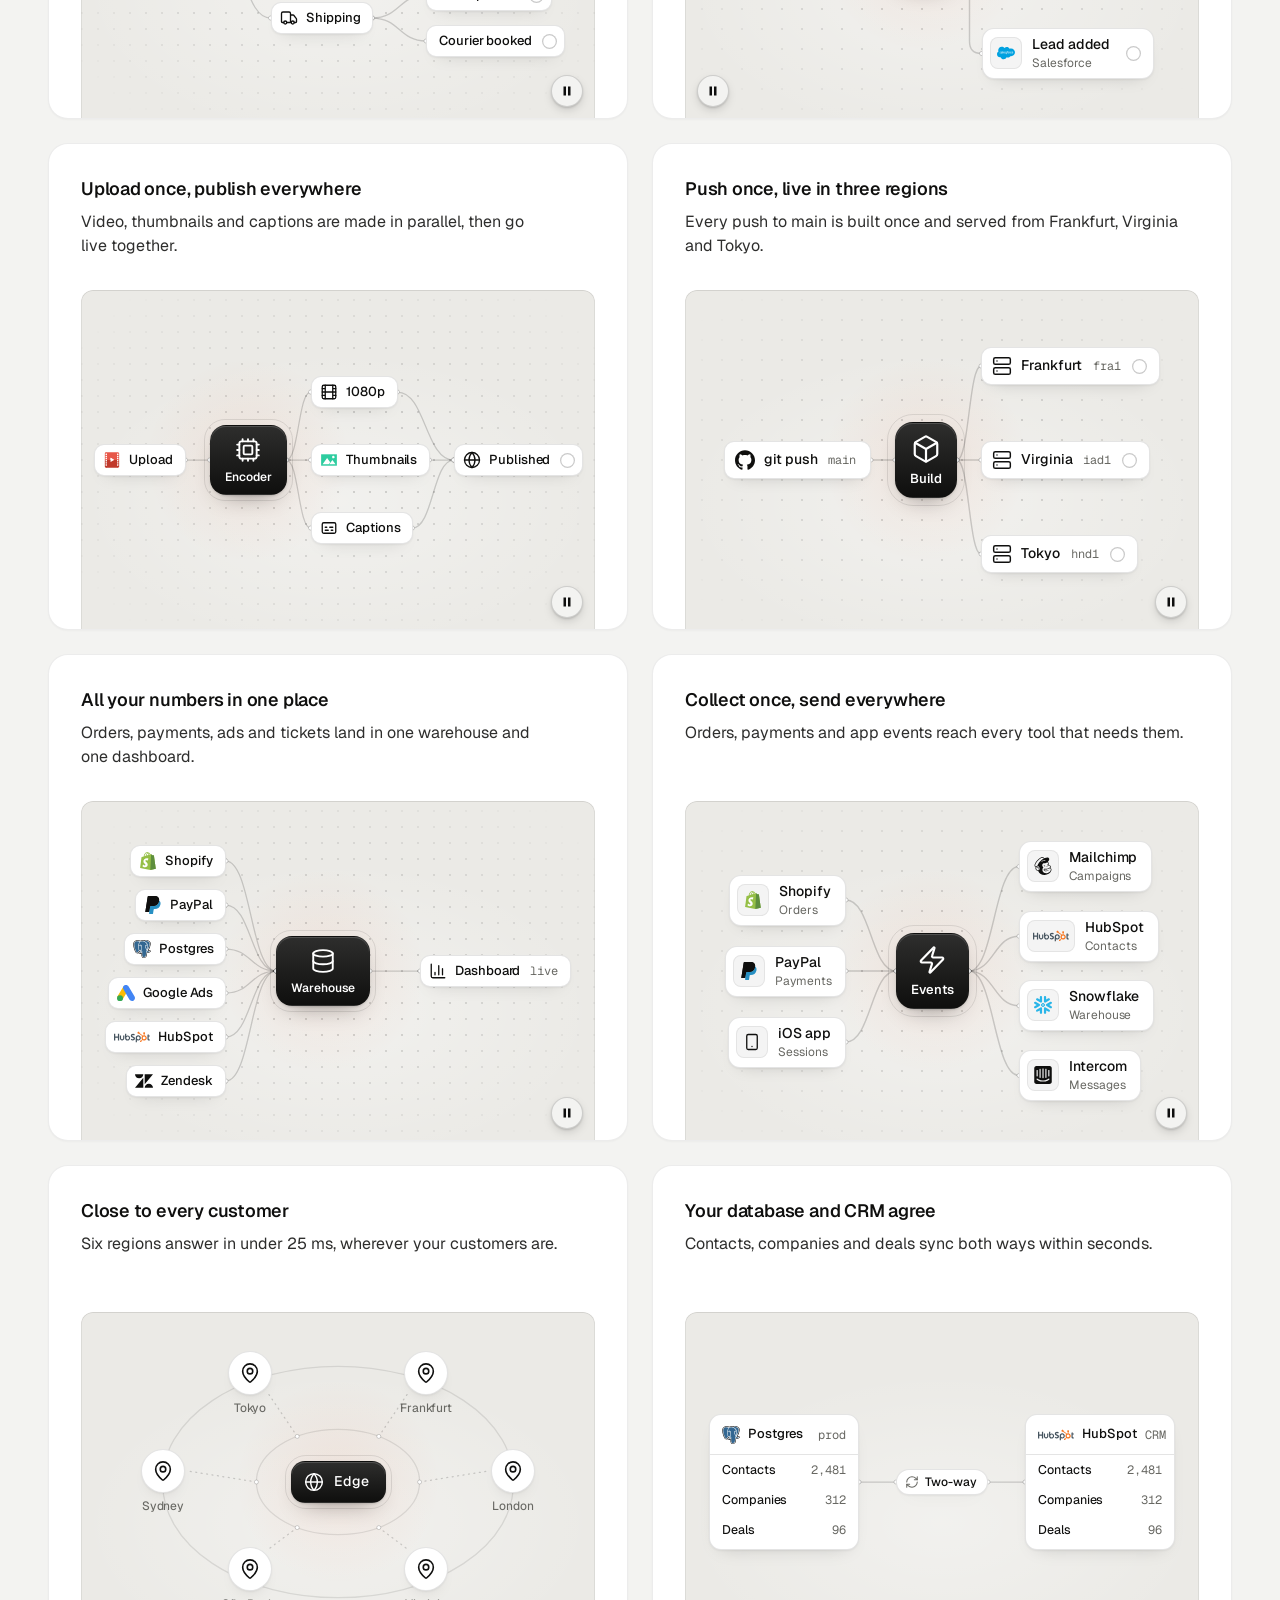
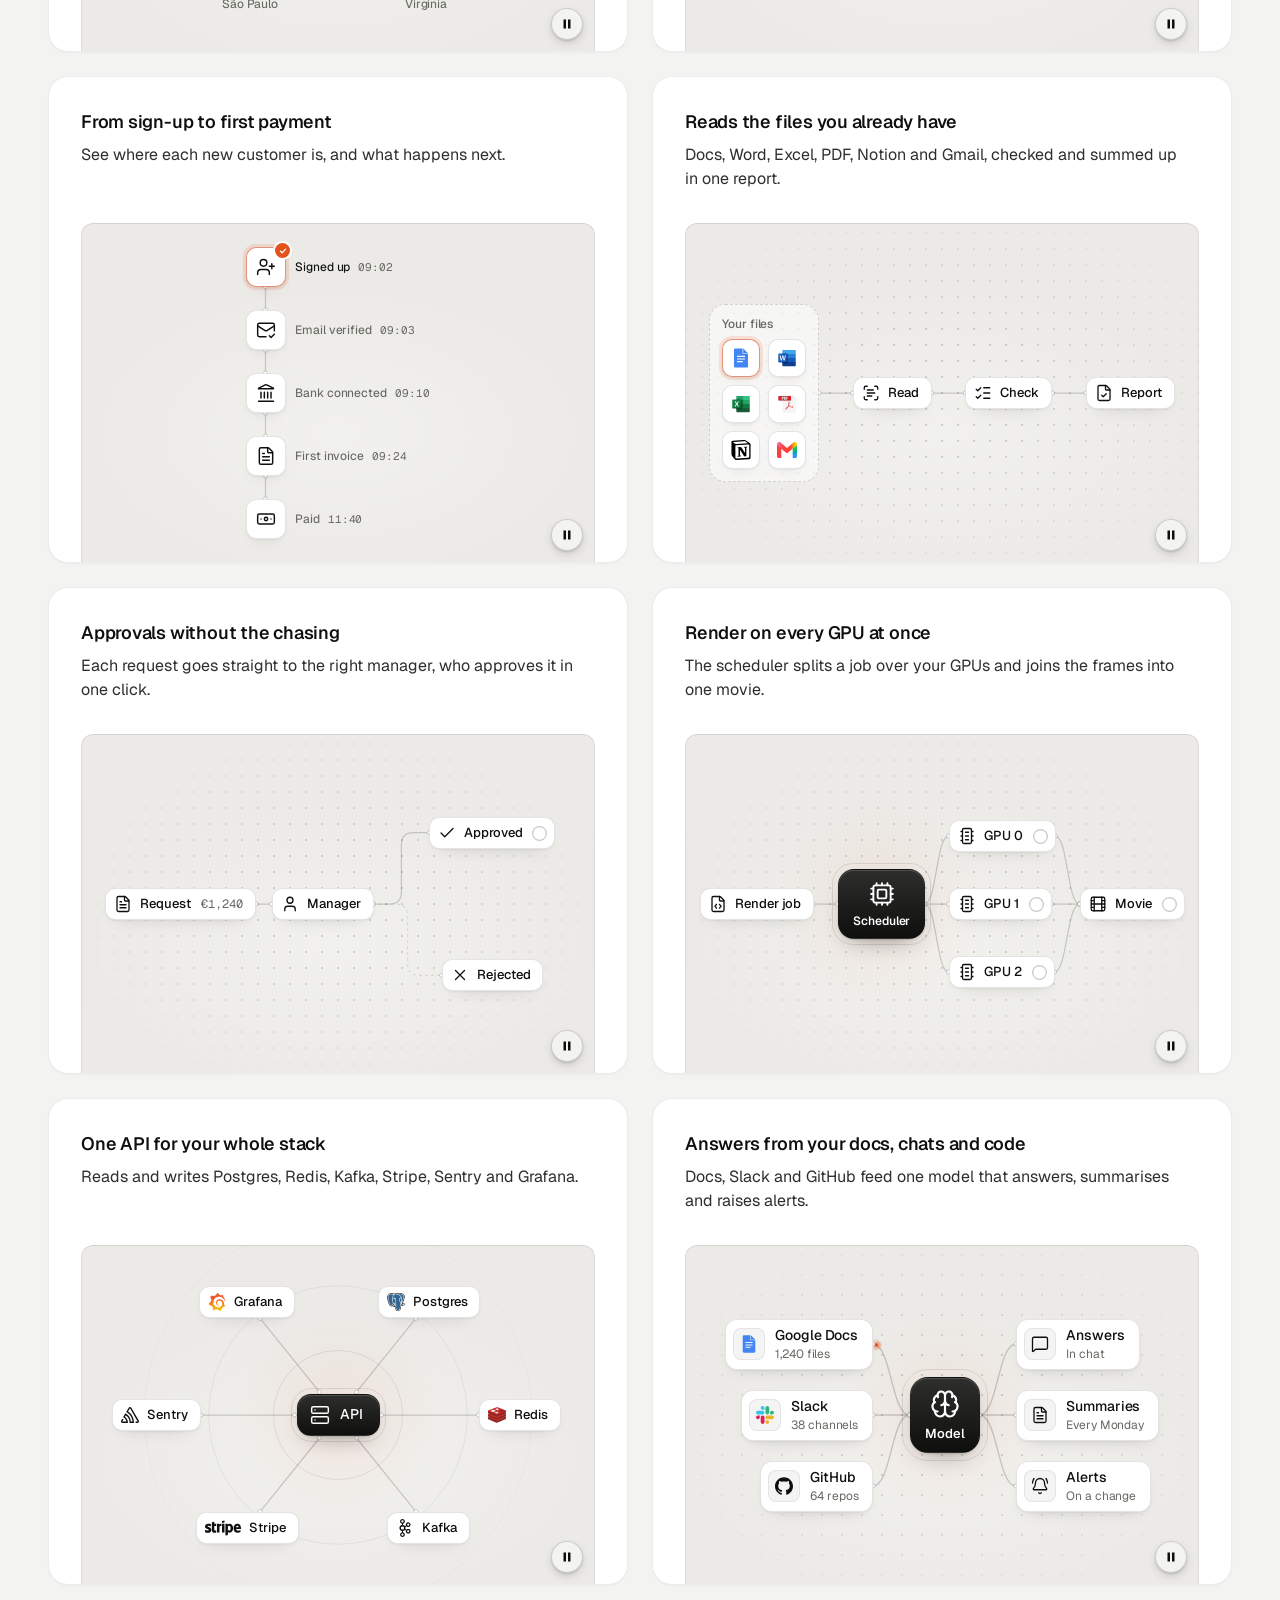
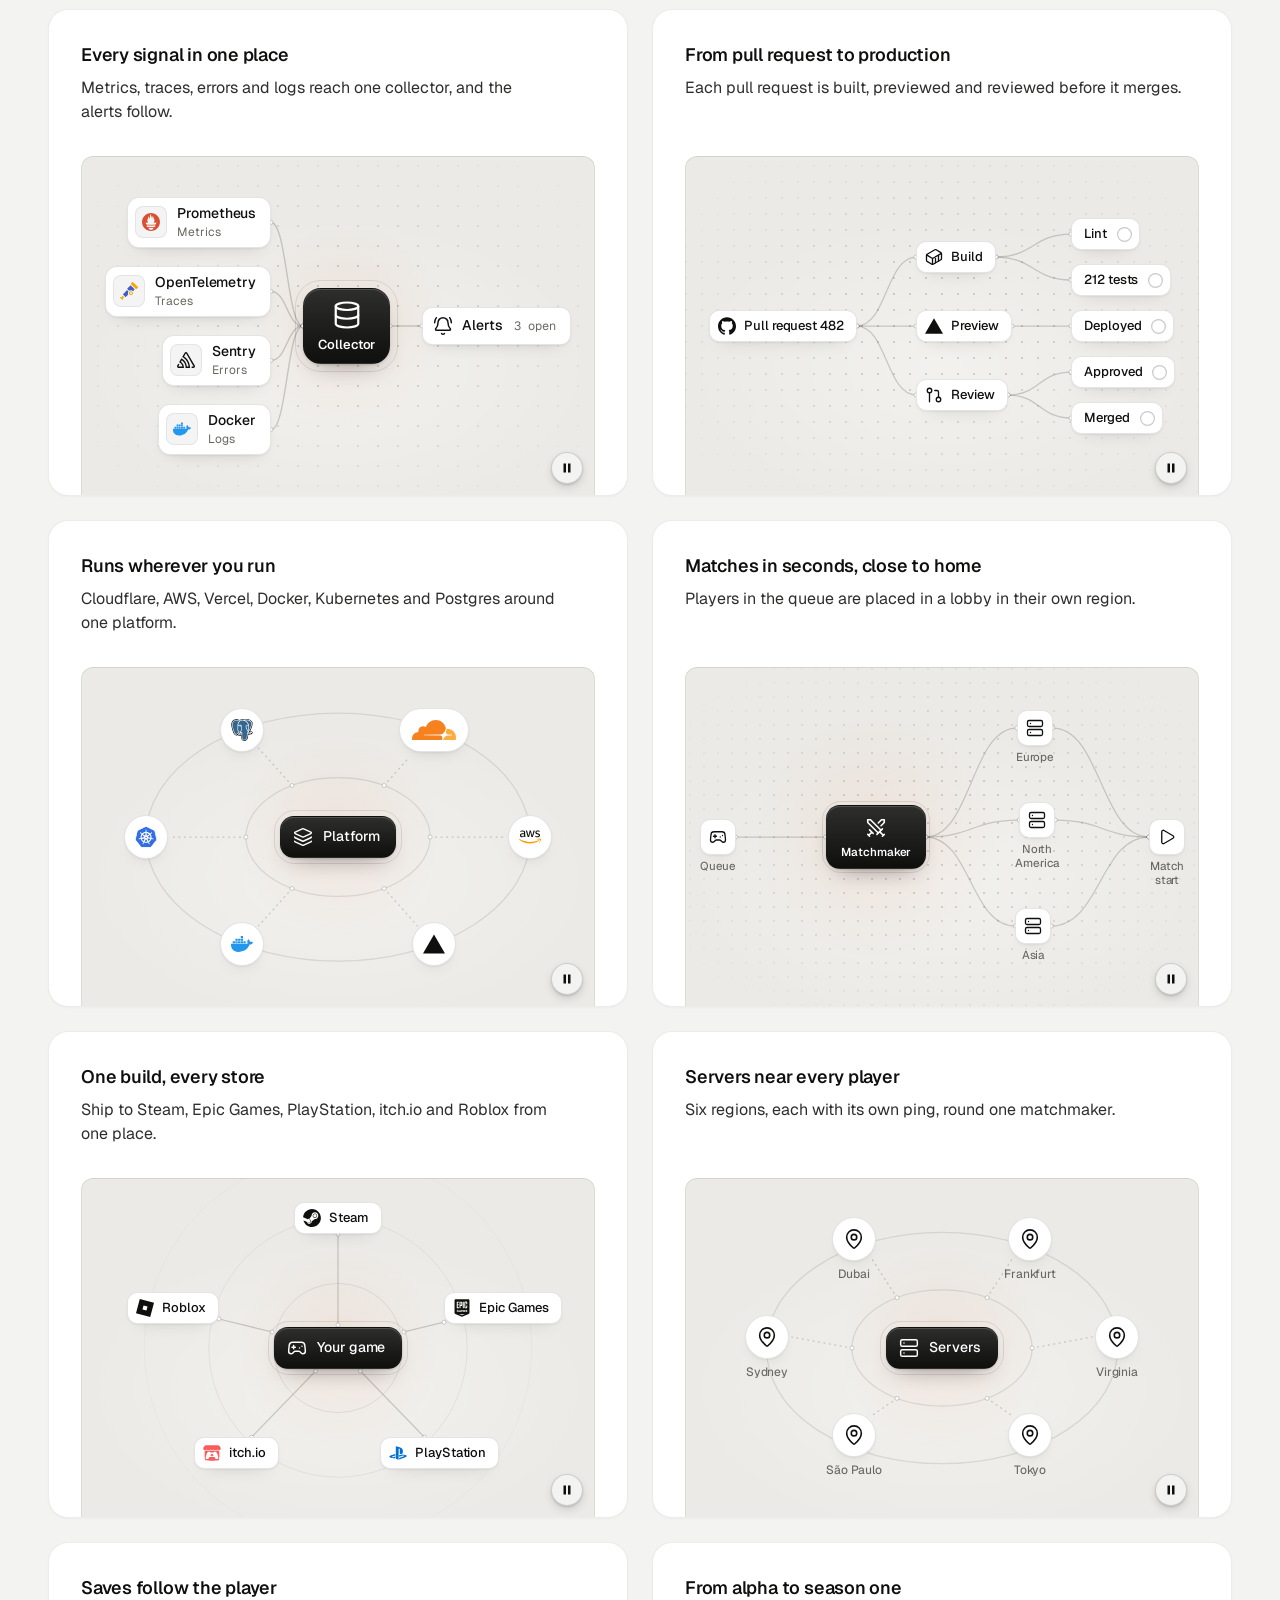
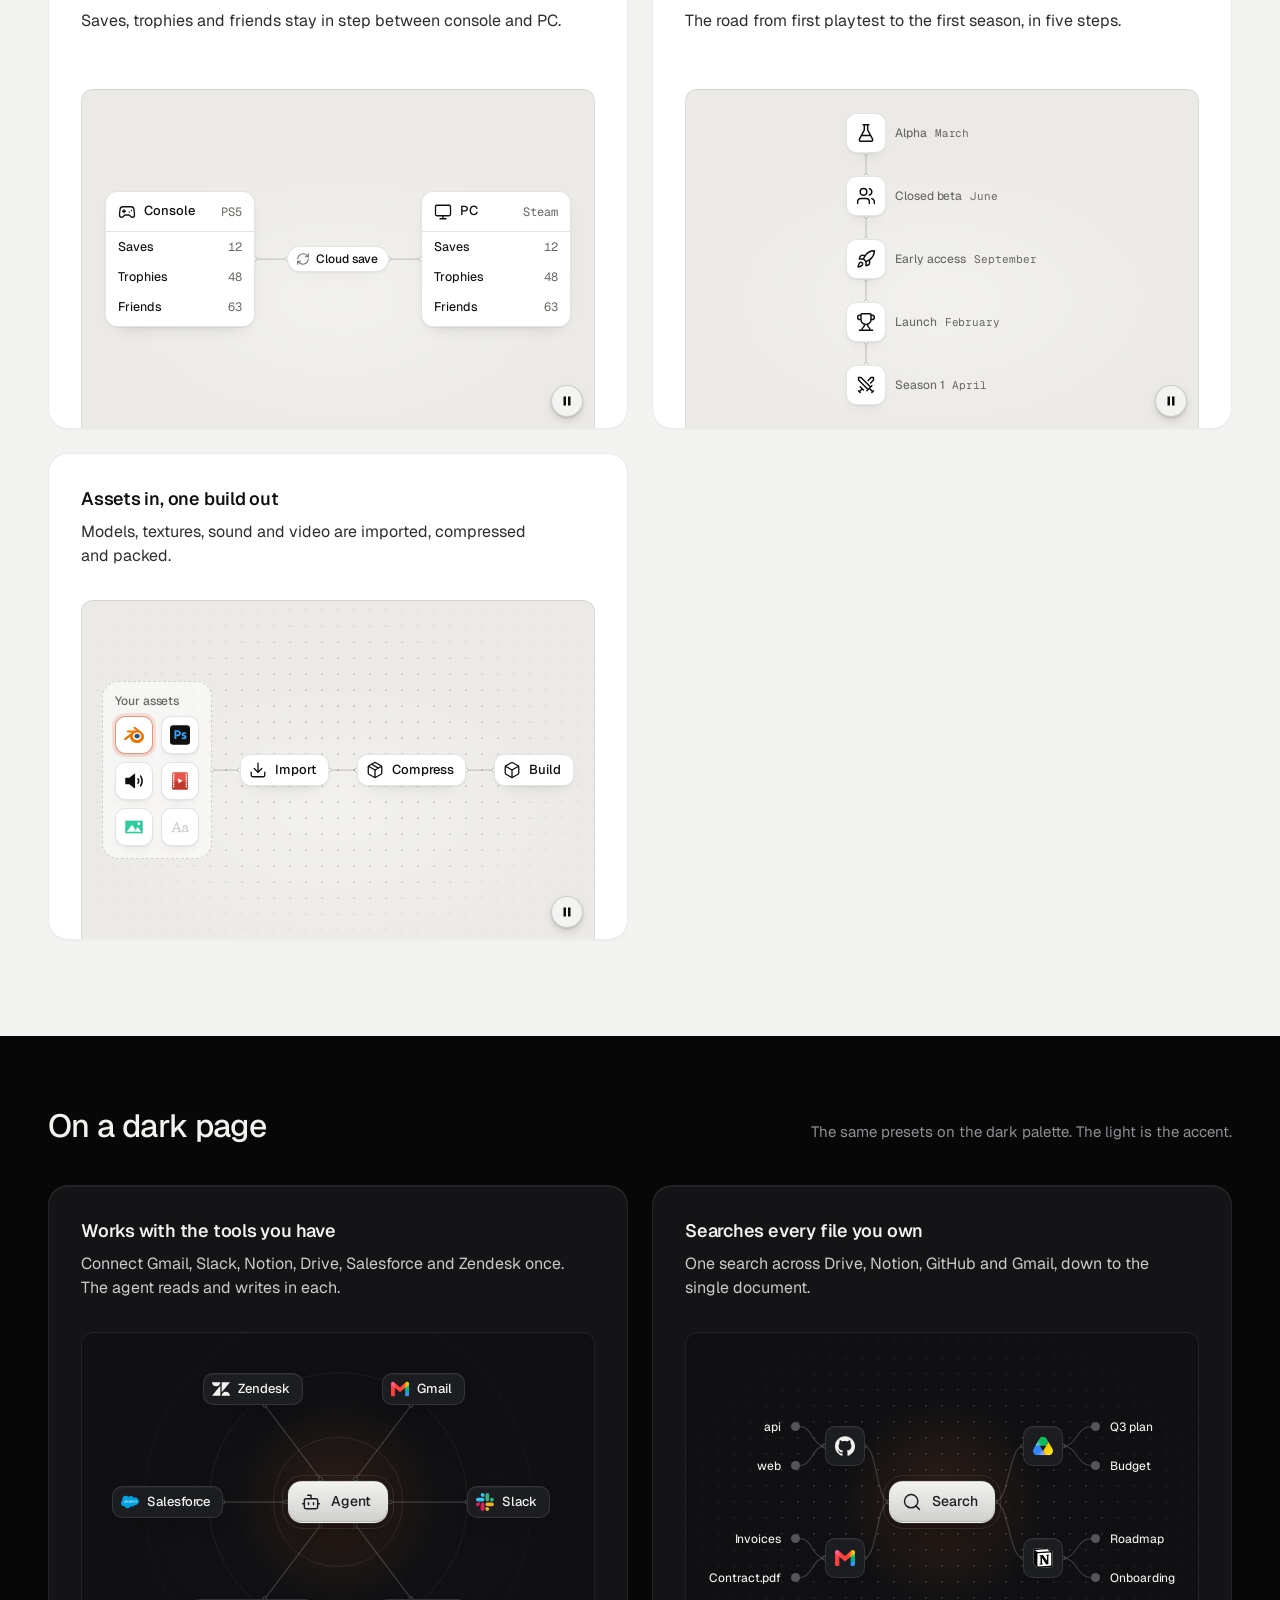
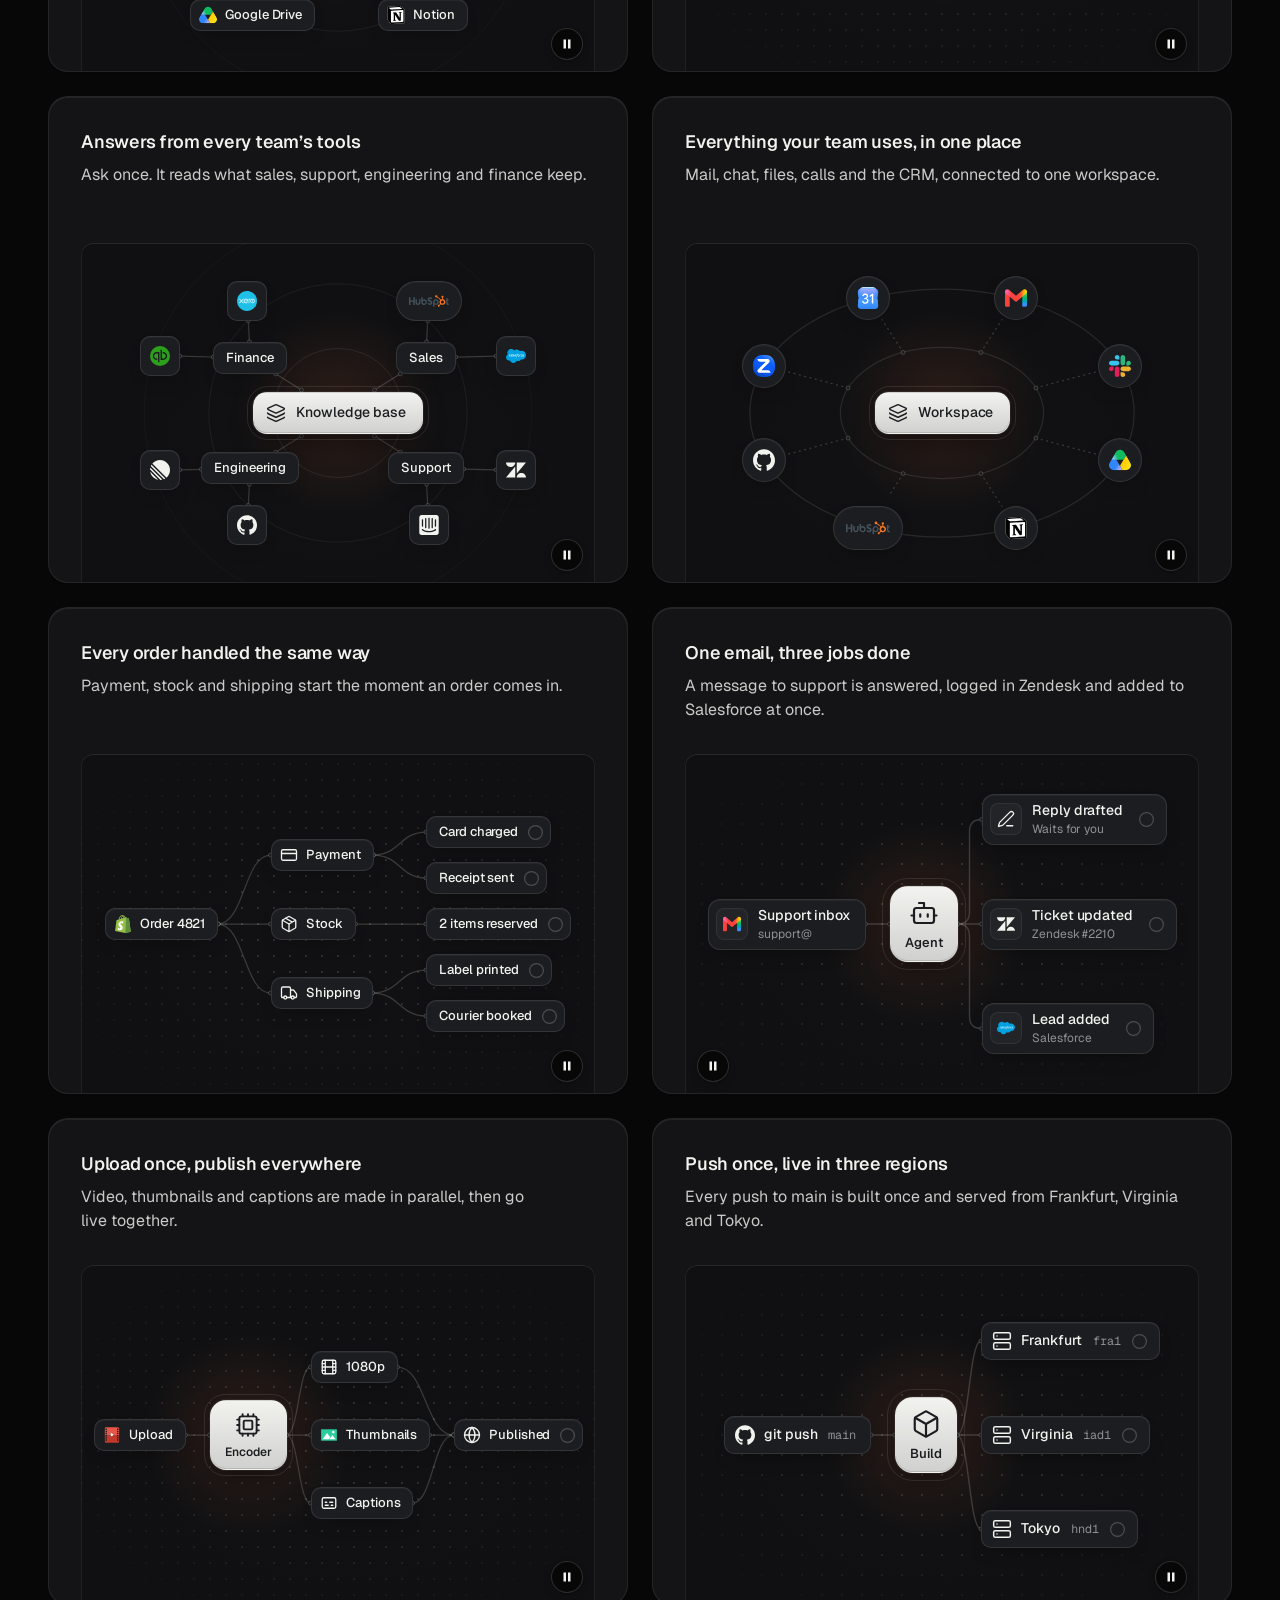
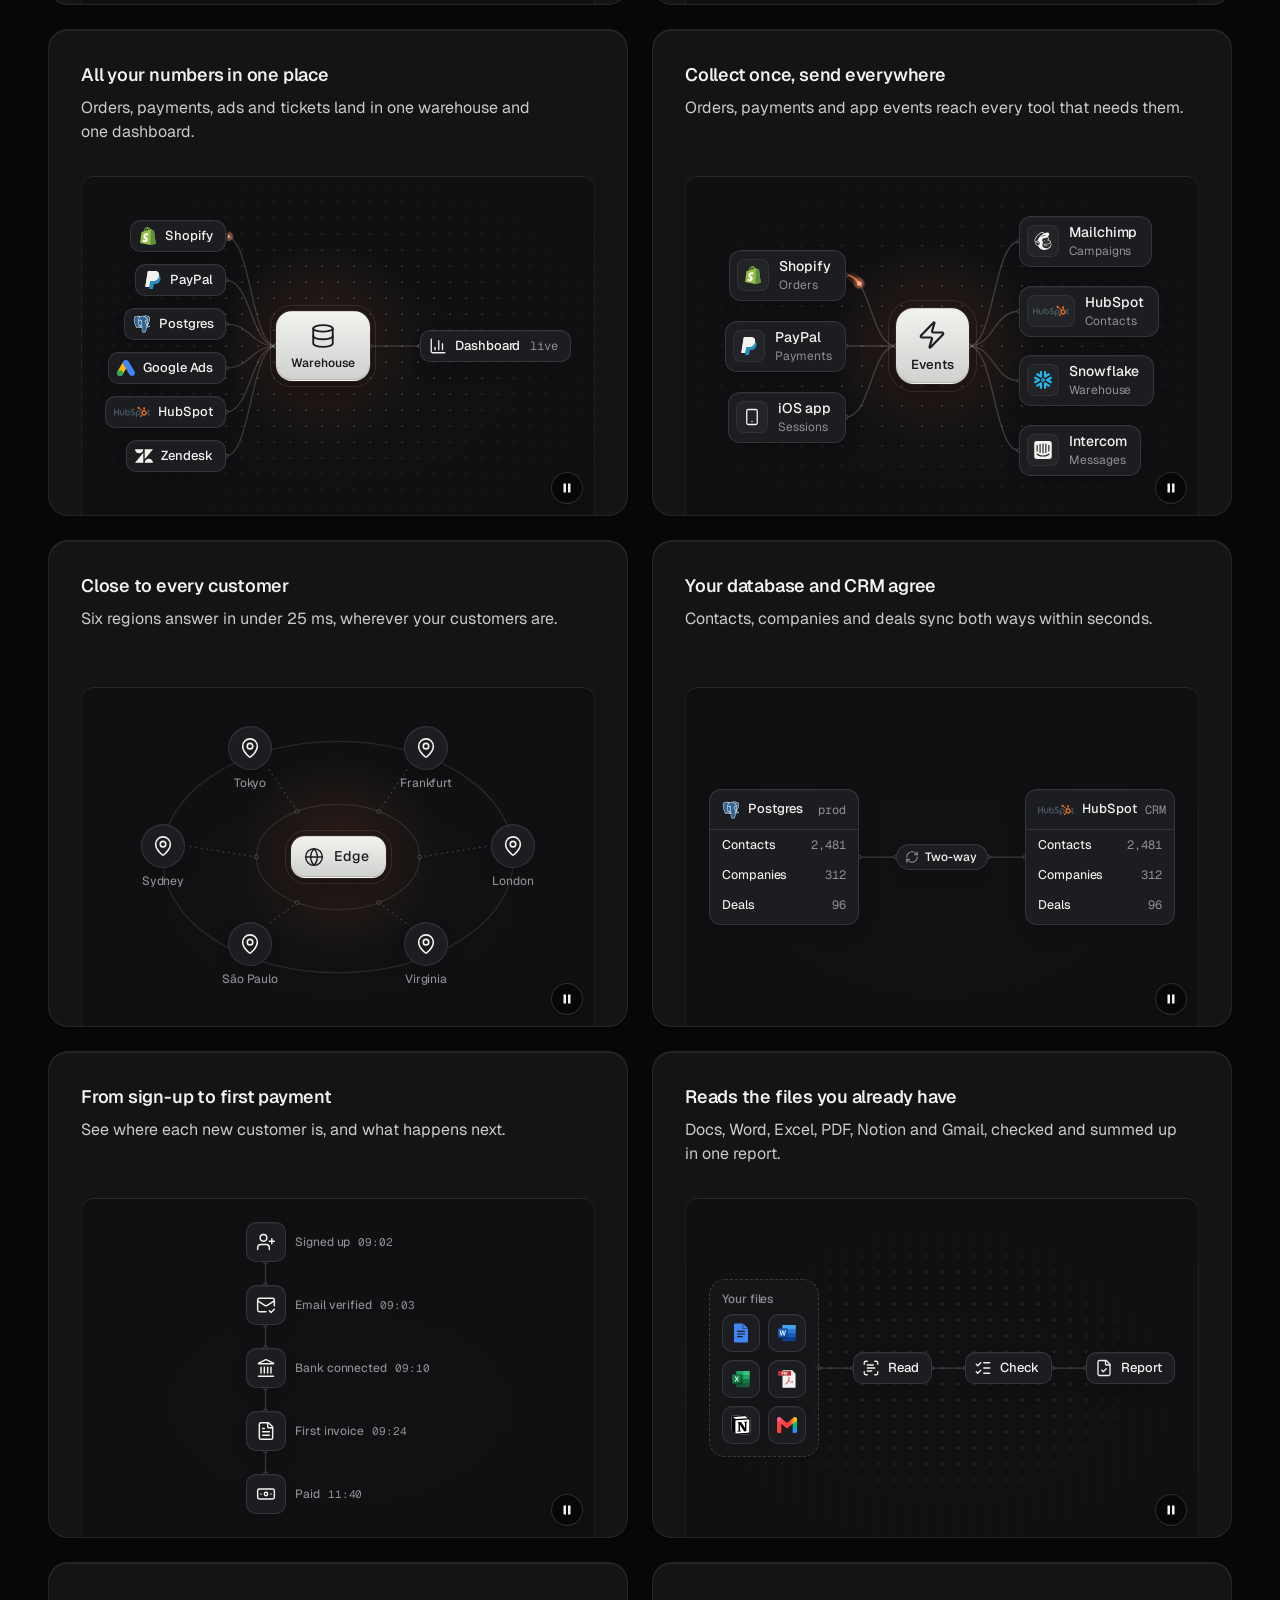
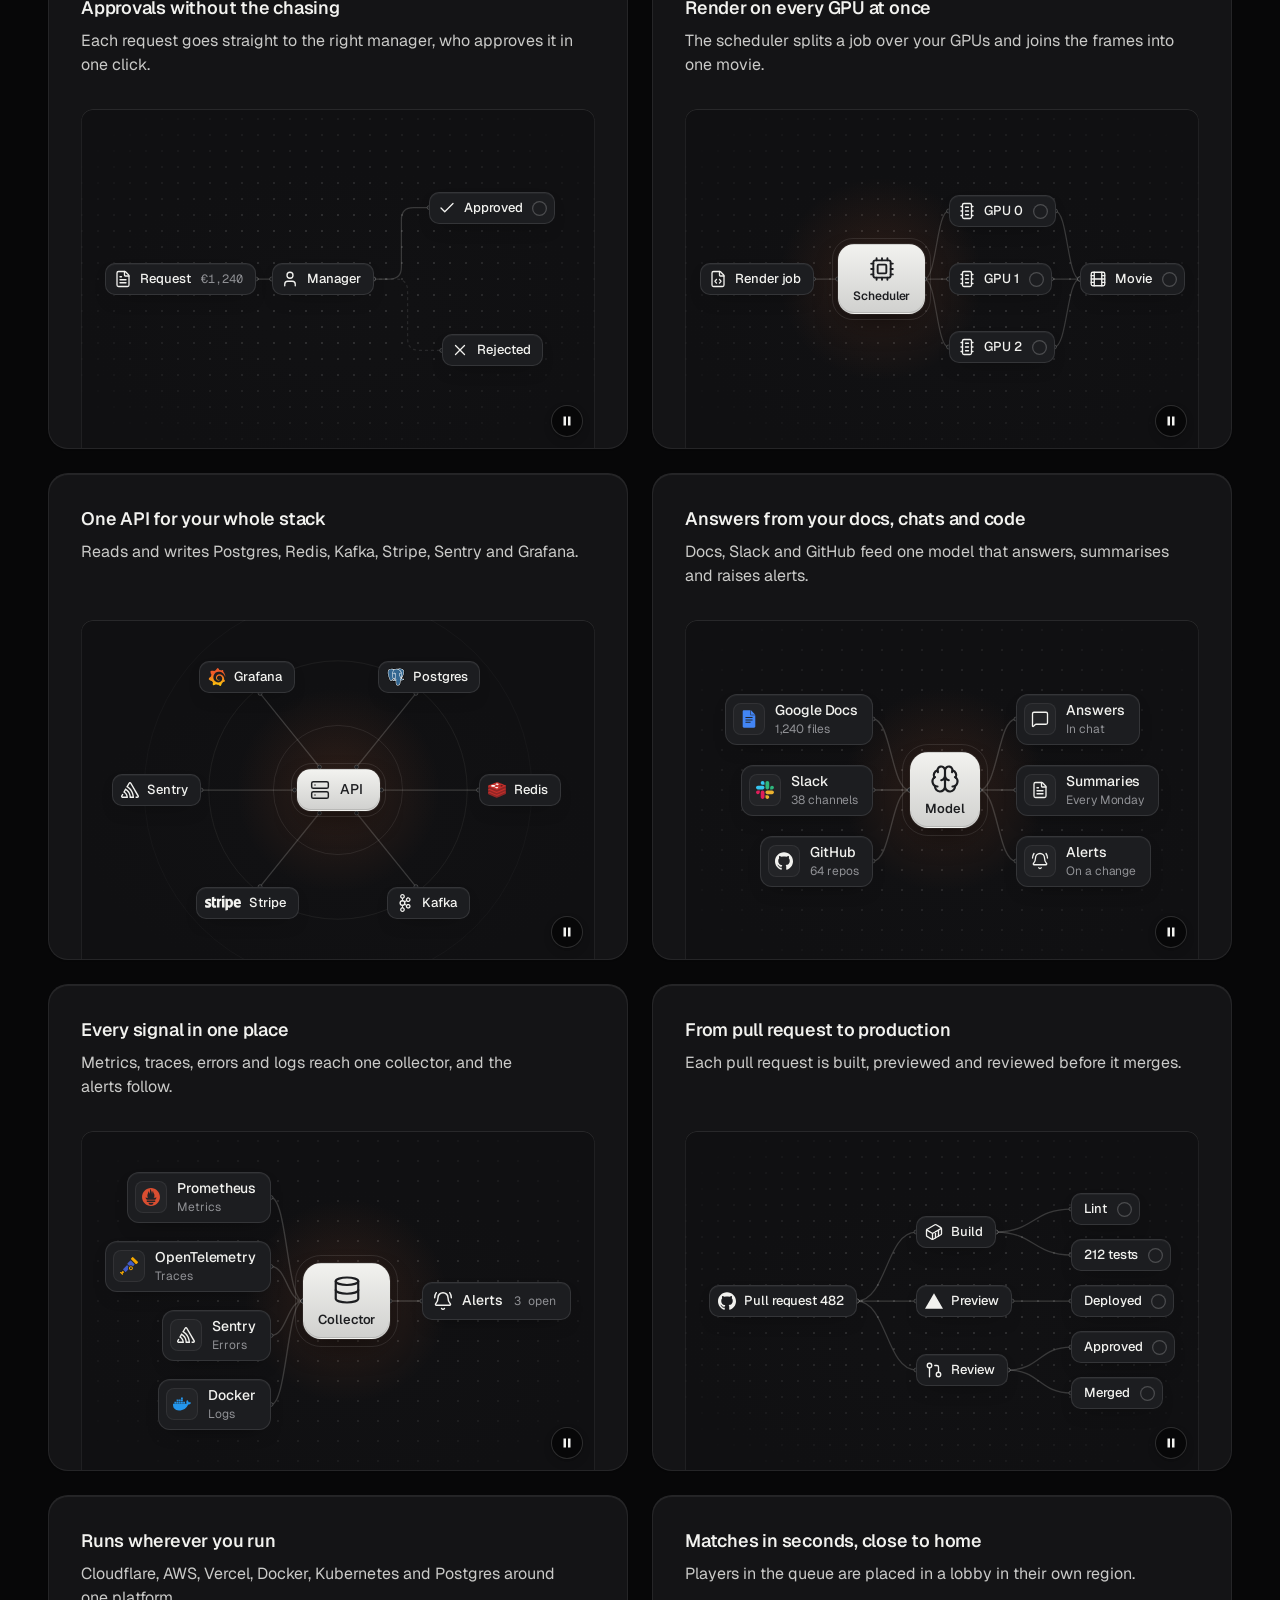
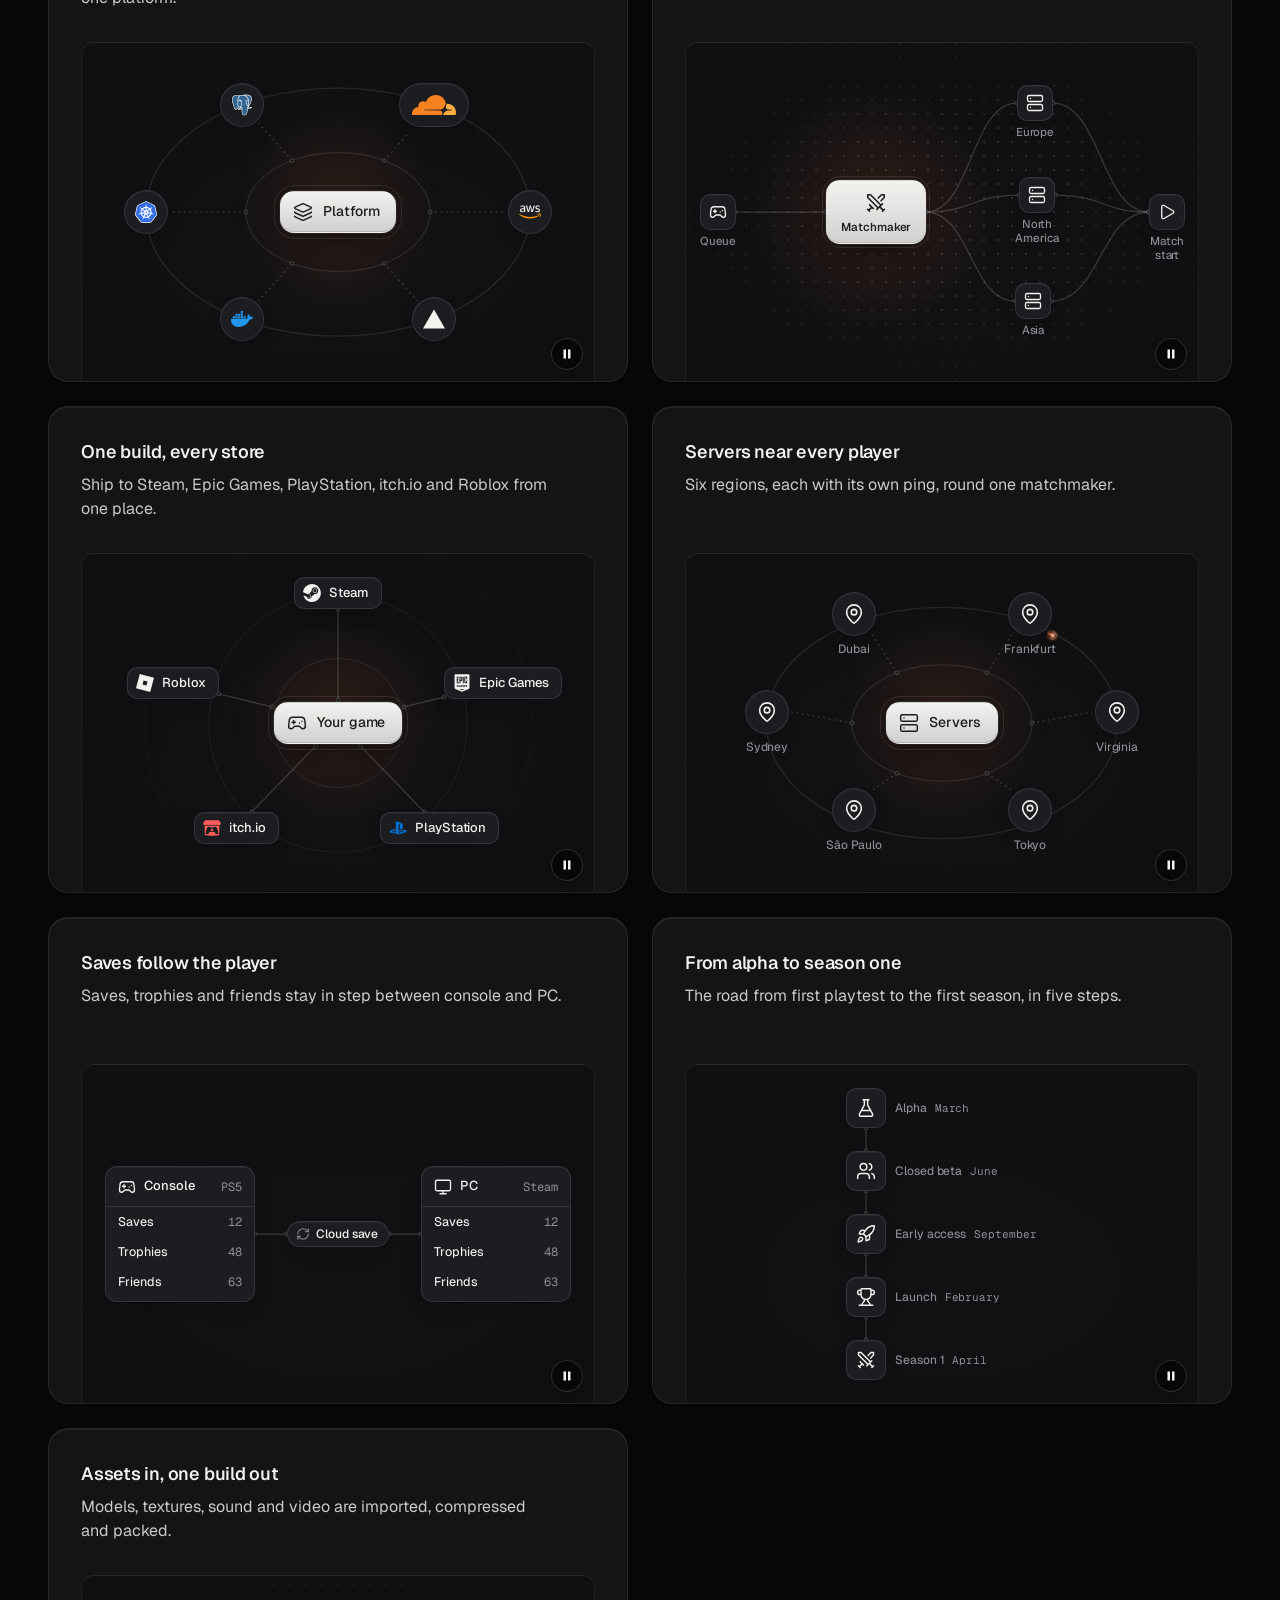
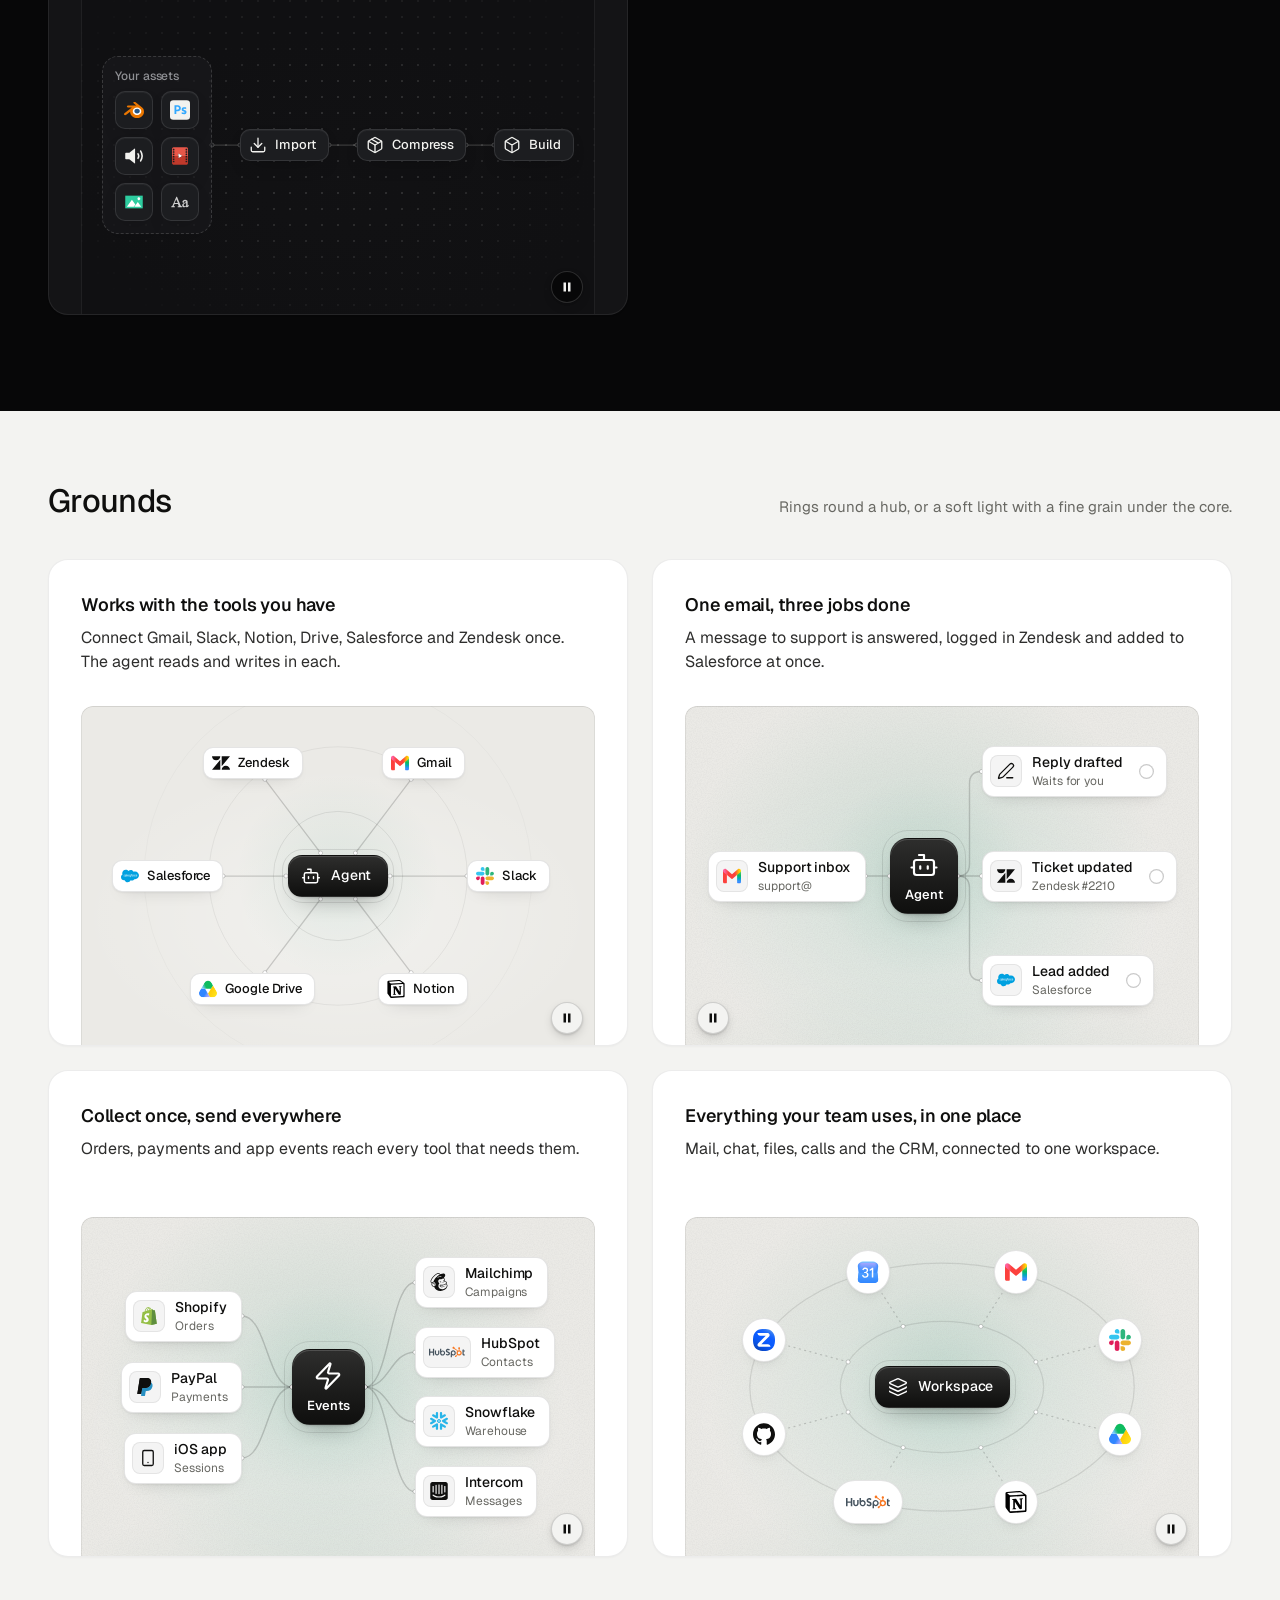
<file: .claude/skills/design-taste-frontend/assets/diagrams/demo.html>
<!doctype html>
<html lang="en">
<head>
<meta charset="utf-8">
<meta name="viewport" content="width=device-width, initial-scale=1">
<title>Diagrams</title>
<link rel="preconnect" href="https://fonts.googleapis.com">
<link rel="preconnect" href="https://fonts.gstatic.com" crossorigin>
<link href="https://fonts.googleapis.com/css2?family=Geist:wght@300..700&family=Geist+Mono:wght@400;500&display=swap" rel="stylesheet">
<link rel="stylesheet" href="../ui/cards.css">
<link rel="stylesheet" href="diagram.css">
<style>
  /* two page palettes (the same as assets/ui/cards.html); every colour of the cards and the diagrams
     comes from these */
  :root {
    --font-text: "Geist", system-ui, sans-serif;
    --font-display: "Geist", system-ui, sans-serif;
    --font-mono: "Geist Mono", ui-monospace, monospace;
  }
  [data-theme="light"] {
    --bg: #f3f3f1; --card: #ffffff; --ink: #0f0f0e; --muted: #686863; --accent: #e5531c; --accent-ink: #ffffff; --frag: #ffffff; --ground-bg: #ebeae6; --ground-accent: #dcd9d0;
  }
  [data-theme="light"][data-accent="blue"] { --accent: #2456e8; }
  [data-theme="light"][data-accent="green"] { --accent: #16825d; }
  [data-theme="dark"] {
    --bg: #070708; --card: #141416; --ink: #f2f2ef; --muted: #8f9094; --accent: #ff7a3c; --accent-ink: #120c08; --frag: #1c1d20; --ground-bg: #101012; --ground-accent: #232326;
  }
  [data-theme="dark"][data-accent="white"] { --accent: #f2f2ef; --accent-ink: #0b0b0c; }
  [data-theme="dark"][data-accent="green"] { --accent: #3ccf8e; --accent-ink: #06130d; }
  * { box-sizing: border-box; }
  html, body { margin: 0; }
  body { font-family: var(--font-text); background: #f3f3f1; color: #0f0f0e; -webkit-font-smoothing: antialiased; }
  .set { background: var(--bg); color: var(--ink); padding: 72px 0 96px; }
  .wrap { max-width: 1232px; margin: 0 auto; padding: 0 24px; }
  .head { display: flex; align-items: baseline; justify-content: space-between; gap: 24px; margin-bottom: 40px; }
  .head h2 { margin: 0; font: 500 32px/1.15 var(--font-display); letter-spacing: -0.02em; }
  .head p { margin: 0; color: var(--muted); font-size: 15px; max-width: 46ch; }
  .grid { display: grid; grid-template-columns: repeat(2, minmax(0, 1fr)); gap: 24px; }
  .grid--one { grid-template-columns: minmax(0, 1fr); }
  /* the panel heights of the brief: a card panel about 340 high, a section panel 560 */
  .card > .panel { --p-h: 340px; }
  .card--wide > .panel { --p-h: 560px; }
  .item { display: flex; flex-direction: column; gap: 10px; min-width: 0; }
  .item > .card { flex: 1; }
  .item > code { font: 400 12px/1 var(--font-mono); color: var(--muted); padding-left: 4px; }
  .top { background: #f3f3f1; border-bottom: 1px solid rgb(0 0 0 / .07); }
  .top .wrap { display: flex; align-items: center; gap: 16px; height: 60px; font-size: 14px; }
  .top b { font-weight: 560; }
  .top span { color: #686863; }
  /* a held moment (?dg=rest or mid) shows its end state at once, for screenshots */
  .dg-hold .dg *, .dg-hold .dg *::before, .dg-hold .dg *::after { transition: none !important; animation: none !important; }
  @media (max-width: 1023px) { .grid { grid-template-columns: minmax(0, 1fr); } }
  @media (max-width: 639px) {
    .set { padding: 48px 0 64px; }
    .wrap { padding: 0 16px; }
    .head { flex-direction: column; gap: 8px; margin-bottom: 28px; }
    .head h2 { font-size: 26px; }
    .card > .panel { --p-h: 300px; }
    .card--wide > .panel { --p-h: 420px; }
  }
</style>
</head>
<body data-icon-base="../icons/demo/">
<!-- icons load from ../icons/demo/ (every curated icon, written by scripts/icons.mjs fetch --all). A real page loads them from assets/icons/, filled once with:
     node scripts/icons.mjs scan index.html --out assets/icons -->
<header class="top"><div class="wrap"><b>Diagrams</b><span>diagram.js with presets.json: node-and-line visuals for a card or a section. <a href="lab.html">Open the builder</a></span></div></header>
<main id="sets"></main>

<script type="module">
  import dg from './diagram.js';

  // plain card copy for the demo only (a page writes its own)
  const COPY = {
    'hub-tools': ['Works with the tools you have', 'Connect Gmail, Slack, Notion, Drive, Salesforce and Zendesk once. The agent reads and writes in each.'],
    'hub-branches': ['Searches every file you own', 'One search across Drive, Notion, GitHub and Gmail, down to the single document.'],
    'hub-web': ['Answers from every team’s tools', 'Ask once. It reads what sales, support, engineering and finance keep.'],
    'ring-apps': ['Everything your team uses, in one place', 'Mail, chat, files, calls and the CRM, connected to one workspace.'],
    'tree-orders': ['Every order handled the same way', 'Payment, stock and shipping start the moment an order comes in.'],
    'lanes-agent': ['One email, three jobs done', 'A message to support is answered, logged in Zendesk and added to Salesforce at once.'],
    'lanes-media': ['Upload once, publish everywhere', 'Video, thumbnails and captions are made in parallel, then go live together.'],
    'lanes-deploy': ['Push once, live in three regions', 'Every push to main is built once and served from Frankfurt, Virginia and Tokyo.'],
    'fanin-warehouse': ['All your numbers in one place', 'Orders, payments, ads and tickets land in one warehouse and one dashboard.'],
    'bowtie-events': ['Collect once, send everywhere', 'Orders, payments and app events reach every tool that needs them.'],
    'ring-regions': ['Close to every customer', 'Six regions answer in under 25 ms, wherever your customers are.'],
    'sync-crm': ['Your database and CRM agree', 'Contacts, companies and deals sync both ways within seconds.'],
    'timeline-onboarding': ['From sign-up to first payment', 'See where each new customer is, and what happens next.'],
    'grid-documents': ['Reads the files you already have', 'Docs, Word, Excel, PDF, Notion and Gmail, checked and summed up in one report.'],
    'free-approval': ['Approvals without the chasing', 'Each request goes straight to the right manager, who approves it in one click.'],
    'lanes-render': ['Render on every GPU at once', 'The scheduler splits a job over your GPUs and joins the frames into one movie.'],
    'hub-stack': ['One API for your whole stack', 'Reads and writes Postgres, Redis, Kafka, Stripe, Sentry and Grafana.'],
    'bowtie-model': ['Answers from your docs, chats and code', 'Docs, Slack and GitHub feed one model that answers, summarises and raises alerts.'],
    'fanin-telemetry': ['Every signal in one place', 'Metrics, traces, errors and logs reach one collector, and the alerts follow.'],
    'tree-release': ['From pull request to production', 'Each pull request is built, previewed and reviewed before it merges.'],
    'ring-edge': ['Runs wherever you run', 'Cloudflare, AWS, Vercel, Docker, Kubernetes and Postgres around one platform.'],
    'lanes-matchmaking': ['Matches in seconds, close to home', 'Players in the queue are placed in a lobby in their own region.'],
    'hub-stores': ['One build, every store', 'Ship to Steam, Epic Games, PlayStation, itch.io and Roblox from one place.'],
    'ring-servers': ['Servers near every player', 'Six regions, each with its own ping, round one matchmaker.'],
    'sync-saves': ['Saves follow the player', 'Saves, trophies and friends stay in step between console and PC.'],
    'timeline-season': ['From alpha to season one', 'The road from first playtest to the first season, in five steps.'],
    'grid-assets': ['Assets in, one build out', 'Models, textures, sound and video are imported, compressed and packed.'],
  };
  const q = new URLSearchParams(location.search);
  const only = q.get('ids') ? q.get('ids').split(',') : null;
  const themes = q.get('theme') ? q.get('theme').split(',') : ['light', 'dark'];
  const type = q.get('type');                // software | tech | gaming | product | service
  const show = q.get('show') || 'all';      // all | cards | grounds | sections
  const groundAll = q.get('ground');         // ?ground=glow tries one ground on every card

  const presets = await dg.presets();
  const ids = Object.keys(presets).filter(id => (!only || only.includes(id)) && (!type || (presets[id].types || []).includes(type)));
  const root = document.getElementById('sets');

  const card = (id, cls = '', opts = null) => {
    const [t, p] = COPY[id] || [id, ''];
    const wrap = document.createElement('div');
    wrap.className = 'item';
    const a = document.createElement('article');
    a.className = 'card card--row ' + cls;
    a.innerHTML = `<h3></h3><p></p><div class="panel"><div class="dg" data-diagram="${id}"></div></div>`;
    a.querySelector('h3').textContent = t;
    a.querySelector('p').textContent = p;
    const o = { ...(opts || {}), ...(groundAll ? { ground: groundAll } : {}) };
    if (Object.keys(o).length) a.querySelector('.dg').dataset.diagramOpts = JSON.stringify(o);
    a.dataset.preset = id;
    wrap.append(a);
    if (q.get('labels')) { const code = document.createElement('code'); code.textContent = id + (o.ground ? ` · ground ${o.ground}` : ''); wrap.append(code); }
    return wrap;
  };
  const set = (theme, title, text, list, wideCards, accent) => {
    const sec = document.createElement('section');
    sec.className = 'set';
    sec.dataset.theme = theme;
    if (accent) sec.dataset.accent = accent;
    sec.innerHTML = `<div class="wrap"><div class="head"><h2></h2><p></p></div><div class="grid${wideCards ? ' grid--one' : ''}"></div></div>`;
    sec.querySelector('h2').textContent = title;
    sec.querySelector('.head p').textContent = text;
    const grid = sec.querySelector('.grid');
    list.forEach(x => { const [id, o] = Array.isArray(x) ? x : [x, null]; if (presets[id]) grid.appendChild(card(id, wideCards ? 'card--wide' : '', o)); });
    root.appendChild(sec);
  };
  if (show === 'all' || show === 'cards') {
    if (themes.includes('light')) set('light', 'In a card', 'Every preset in a feature card, its panel about 540 by 340.', ids);
    if (themes.includes('dark')) set('dark', 'On a dark page', 'The same presets on the dark palette. The light is the accent.', ids);
  }
  if (show === 'all' || show === 'grounds') {
    const g = [['hub-tools', { ground: 'rings' }], ['lanes-agent', { ground: 'glow' }], ['bowtie-events', { ground: 'glow dots' }], ['ring-apps', { ground: 'glow' }]]
      .filter(([id]) => !only || only.includes(id));
    if (themes.includes('light')) set('light', 'Grounds', 'Rings round a hub, or a soft light with a fine grain under the core.', g, false, 'green');
    if (themes.includes('dark')) set('dark', 'Grounds, dark', 'The same grounds on the dark palette.', g, false, 'green');
  }
  if (show === 'all' || show === 'sections') {
    const wl = ['lanes-agent', 'bowtie-events'].filter(id => !only || only.includes(id));
    const wd = ['hub-branches', 'sync-crm'].filter(id => !only || only.includes(id));
    if (themes.includes('light')) set('light', 'In a section', 'The same specs at section size, about 1170 by 560. Nodes with a line become cards.', wl, true, 'blue');
    if (themes.includes('dark')) set('dark', 'Section, dark', 'A white light on the dark palette.', wd, true, 'white');
  }

  const all = await dg.auto(document);
  window.__dg = all;
  await document.fonts.ready;
  await dg.ready();
  // ?dg=rest holds every diagram at rest, ?dg=mid at its busiest moment (screenshots)
  const hold = q.get('dg');
  if (hold) { document.documentElement.classList.add('dg-hold'); all.forEach(d => d.seek(hold === 'rest' ? d.T - 0.05 : d.stillT)); }
  requestAnimationFrame(() => { document.documentElement.dataset.ready = '1'; });
</script>
</body>
</html>
</file>
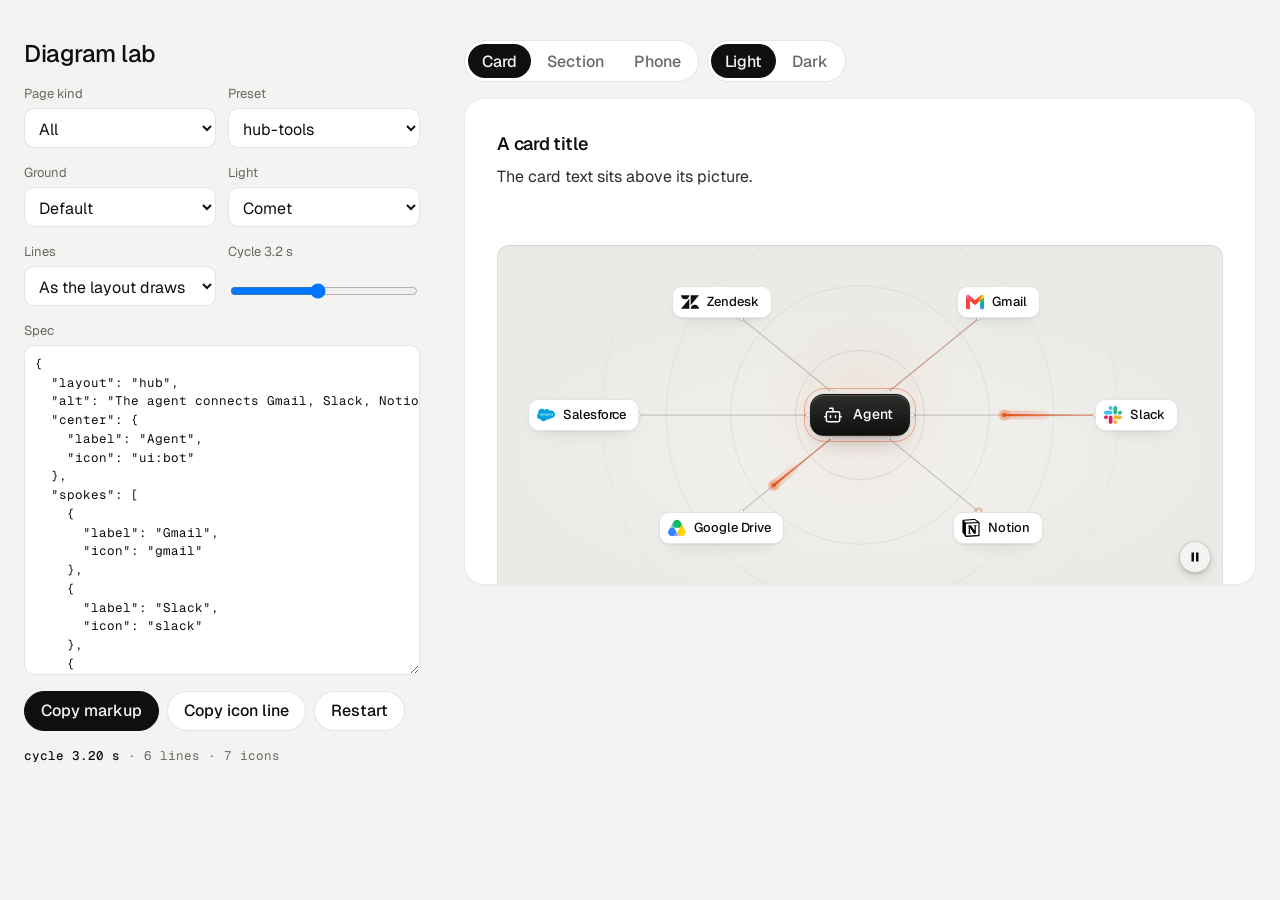
<file: .claude/skills/design-taste-frontend/assets/diagrams/lab.html>
<!doctype html>
<html lang="en">
<head>
<meta charset="utf-8">
<meta name="viewport" content="width=device-width, initial-scale=1">
<title>Diagram lab</title>
<link rel="preconnect" href="https://fonts.googleapis.com">
<link rel="preconnect" href="https://fonts.gstatic.com" crossorigin>
<link href="https://fonts.googleapis.com/css2?family=Geist:wght@300..700&family=Geist+Mono:wght@400;500&display=swap" rel="stylesheet">
<link rel="stylesheet" href="../ui/cards.css">
<link rel="stylesheet" href="diagram.css">
<style>
  /* The builder: pick a preset, change the JSON or the controls, see the card at once, copy the markup. Not part of a page. */
  :root { --font-text: "Geist", system-ui, sans-serif; --font-display: "Geist", system-ui, sans-serif; --font-mono: "Geist Mono", ui-monospace, monospace; }
  [data-theme="light"] { --bg: #f3f3f1; --card: #ffffff; --ink: #0f0f0e; --muted: #686863; --accent: #e5531c; --accent-ink: #ffffff; --frag: #ffffff; --ground-bg: #ebeae6; --ground-accent: #dcd9d0; --line: rgb(0 0 0 / .1); --field: #ffffff; }
  [data-theme="light"][data-accent="blue"] { --accent: #2456e8; }
  [data-theme="light"][data-accent="green"] { --accent: #16825d; }
  [data-theme="dark"] { --bg: #070708; --card: #141416; --ink: #f2f2ef; --muted: #8f9094; --accent: #ff7a3c; --accent-ink: #120c08; --frag: #1c1d20; --ground-bg: #101012; --ground-accent: #232326; --line: rgb(255 255 255 / .12); --field: #101012; }
  [data-theme="dark"][data-accent="white"] { --accent: #f2f2ef; --accent-ink: #0b0b0c; }
  [data-theme="dark"][data-accent="green"] { --accent: #3ccf8e; --accent-ink: #06130d; }
  * { box-sizing: border-box; }
  html, body { margin: 0; }
  body { font-family: var(--font-text); background: var(--bg); color: var(--ink); -webkit-font-smoothing: antialiased; min-height: 100vh; }
  .lab { display: grid; gap: 32px; max-width: 1440px; margin: 0 auto; padding: 32px 24px 64px; }
  .side { display: grid; gap: 16px; align-content: start; min-width: 0; }
  .side h1 { margin: 0; font: 500 24px/1.2 var(--font-display); letter-spacing: -0.02em; }
  .row { display: grid; gap: 6px; }
  .row > label, .row > .lbl { font-size: 13px; color: var(--muted); }
  .two { display: grid; grid-template-columns: 1fr 1fr; gap: 12px; }
  select, textarea, button, input[type=range] { font: inherit; color: inherit; }
  select, textarea { width: 100%; background: var(--field); border: 1px solid var(--line); border-radius: 10px; padding: 9px 10px; }
  select { height: 40px; }
  textarea { min-height: 360px; resize: vertical; font: 400 12.5px/1.5 var(--font-mono); white-space: pre; tab-size: 2; }
  textarea.is-bad { border-color: #c4321c; }
  .btns { display: flex; flex-wrap: wrap; gap: 8px; }
  button.b { height: 40px; padding: 0 16px; border-radius: 999px; border: 1px solid var(--line); background: var(--card); cursor: pointer; font-weight: 500; }
  button.b:hover { border-color: var(--ink); }
  button.b--main { background: var(--ink); color: var(--bg); border-color: var(--ink); }
  .out { font: 400 12.5px/1.5 var(--font-mono); color: var(--muted); overflow-wrap: anywhere; min-height: 1.5em; }
  .out b { color: var(--ink); font-weight: 500; }
  .out .bad { color: #c4321c; }
  .lb-stage { min-width: 0; display: grid; align-content: start; gap: 16px; }
  .lb-stage .card > .panel { --p-h: 340px; }
  .lb-stage .card--wide > .panel { --p-h: 560px; }
  .lb-stage .card--phone { max-width: 390px; }
  .lb-stage .card--phone > .panel { --p-h: 300px; }
  .seg { display: inline-flex; border: 1px solid var(--line); border-radius: 999px; padding: 3px; gap: 2px; background: var(--card); width: fit-content; }
  .seg button { height: 34px; padding: 0 14px; border: 0; background: none; border-radius: 999px; cursor: pointer; font-weight: 500; color: var(--muted); }
  .seg button[aria-pressed="true"] { background: var(--ink); color: var(--bg); }
  @media (min-width: 1024px) { .lab { grid-template-columns: 400px minmax(0, 1fr); gap: 40px; padding-top: 40px; } textarea { min-height: 330px; } .side { position: sticky; top: 24px; max-height: calc(100vh - 48px); overflow: auto; padding-right: 4px; } }
  @media (max-width: 639px) { .lab { padding: 24px 16px 48px; } }
</style>
</head>
<body data-theme="light" data-icon-base="../icons/demo/">
<div class="lab">
  <aside class="side">
    <h1>Diagram lab</h1>
    <div class="two">
      <div class="row"><label for="type">Page kind</label><select id="type"><option value="">All</option><option>software</option><option>tech</option><option>gaming</option><option>product</option><option>service</option></select></div>
      <div class="row"><label for="preset">Preset</label><select id="preset"></select></div>
    </div>
    <div class="two">
      <div class="row"><label for="ground">Ground</label><select id="ground"><option value="">Default</option><option>dots</option><option>rings</option><option>grid</option><option>glow</option><option>glow dots</option><option>glow rings</option><option>none</option></select></div>
      <div class="row"><label for="pulse">Light</label><select id="pulse"><option value="">Comet</option><option>dot</option><option>none</option></select></div>
    </div>
    <div class="two">
      <div class="row"><label for="curve">Lines</label><select id="curve"><option value="">As the layout draws them</option><option>curve</option><option>elbow</option><option>swirl</option></select></div>
      <div class="row"><label for="cycle">Cycle <span id="cycleV">3.2 s</span></label><input id="cycle" type="range" min="2.5" max="4" step="0.1" value="3.2"></div>
    </div>
    <div class="row"><label for="json">Spec</label><textarea id="json" spellcheck="false"></textarea></div>
    <div class="btns">
      <button class="b b--main" id="copy" type="button">Copy markup</button>
      <button class="b" id="copyIcons" type="button">Copy icon line</button>
      <button class="b" id="restart" type="button">Restart</button>
    </div>
    <div class="out" id="info"></div>
  </aside>
  <main class="lb-stage">
    <div class="btns">
      <div class="seg" id="size" role="group" aria-label="Size"><button type="button" data-v="card" aria-pressed="true">Card</button><button type="button" data-v="section" aria-pressed="false">Section</button><button type="button" data-v="phone" aria-pressed="false">Phone</button></div>
      <div class="seg" id="theme" role="group" aria-label="Palette"><button type="button" data-v="light" aria-pressed="true">Light</button><button type="button" data-v="dark" aria-pressed="false">Dark</button></div>
    </div>
    <article class="card card--row" id="card"><h3 id="ct"></h3><p id="cp"></p><div class="panel"><div class="dg" id="dg"></div></div></article>
  </main>
</div>
<script type="module">
  import dg from './diagram.js';
  const $ = id => document.getElementById(id);
  const presets = await dg.presets();
  const base = new URL('../icons/demo/', location.href).href;
  const q = new URLSearchParams(location.search);
  let spec = null, d = null, size = 'card';

  const names = type => Object.keys(presets).filter(k => !type || (presets[k].types || []).includes(type));
  const fillPresets = () => { $('preset').innerHTML = names($('type').value).map(k => `<option>${k}</option>`).join(''); };
  const load = id => { spec = JSON.parse(JSON.stringify(presets[id])); delete spec.types; $('json').value = JSON.stringify(spec, null, 2); sync(); };
  const first = n => (spec.center || spec.core || spec.input || spec.root || spec.left || {}).label || n;

  function iconIds(o, out = new Set()) {
    if (Array.isArray(o)) o.forEach(x => iconIds(x, out));
    else if (o && typeof o === 'object') for (const k in o) { if (k === 'icon' && typeof o[k] === 'string' && !/^text:|[/.]/.test(o[k])) out.add(o[k]); else iconIds(o[k], out); }
    return out;
  }
  function markup() {
    const j = JSON.stringify(spec);
    return /'/.test(j)
      ? `<div class="panel"><div class="dg" data-diagram><script type="application/json">${j}<\/script></div></div>`
      : `<div class="panel"><div class="dg" data-diagram='${j}'></div></div>`;
  }
  function paint() {
    const card = $('card');
    card.classList.toggle('card--wide', size === 'section');
    card.classList.toggle('card--phone', size === 'phone');
    const s = JSON.parse(JSON.stringify(spec));
    if (size === 'section') s.size = 'section';
    $('ct').textContent = 'A card title';
    $('cp').textContent = 'The card text sits above its picture.';
    const el = $('dg');
    d = dg.mount(el, s, { iconBase: base });
    const ids = [...iconIds(spec)];
    setTimeout(() => {
      $('info').innerHTML = `<b>cycle ${d.T ? d.T.toFixed(2) : '-'} s</b> · ${d.E ? d.E.filter(e => e.lit).length : 0} lines · ${ids.length} icons`;
    }, 400);
  }
  function sync() {
    try { spec = JSON.parse($('json').value); $('json').classList.remove('is-bad'); } catch (e) { $('json').classList.add('is-bad'); $('info').innerHTML = `<span class="bad">${e.message}</span>`; return; }
    paint();
  }
  // a control writes into the spec and the textarea
  function setField(path, v) {
    try { spec = JSON.parse($('json').value); } catch { return; }
    const [a, b] = path.split('.');
    if (b) { spec[a] = spec[a] || {}; if (v === '' || v == null) delete spec[a][b]; else spec[a][b] = v; if (!Object.keys(spec[a]).length) delete spec[a]; }
    else if (v === '' || v == null) delete spec[a]; else spec[a] = v;
    $('json').value = JSON.stringify(spec, null, 2);
    sync();
  }
  $('type').onchange = () => { fillPresets(); load($('preset').value); };
  $('preset').onchange = () => { $('ground').value = $('pulse').value = $('curve').value = ''; $('cycle').value = 3.2; $('cycleV').textContent = '3.2 s'; load($('preset').value); };
  $('ground').onchange = () => setField('ground', $('ground').value);
  $('pulse').onchange = () => setField('motion.pulse', $('pulse').value);
  $('curve').onchange = () => setField('curve', $('curve').value);
  $('cycle').oninput = () => { $('cycleV').textContent = (+$('cycle').value).toFixed(1) + ' s'; setField('motion.cycle', +$('cycle').value === 3.2 ? '' : +$('cycle').value); };
  let t0; $('json').oninput = () => { clearTimeout(t0); t0 = setTimeout(sync, 350); };
  $('restart').onclick = () => d && d.restart && d.restart();
  const copy = async (text, btn, label) => { try { await navigator.clipboard.writeText(text); btn.textContent = 'Copied'; } catch { btn.textContent = 'Copy failed'; } setTimeout(() => (btn.textContent = label), 1400); };
  $('copy').onclick = () => copy(markup(), $('copy'), 'Copy markup');
  $('copyIcons').onclick = () => copy(`node <skill>/scripts/icons.mjs fetch ${[...iconIds(spec)].join(' ')} --out assets/icons`, $('copyIcons'), 'Copy icon line');
  for (const [id, key] of [['size', 'size'], ['theme', 'theme']]) {
    $(id).onclick = ev => {
      const b = ev.target.closest('button'); if (!b) return;
      [...$(id).children].forEach(x => x.setAttribute('aria-pressed', String(x === b)));
      if (key === 'size') { size = b.dataset.v; paint(); } else document.body.dataset.theme = b.dataset.v;
    };
  }
  if (q.get('type')) $('type').value = q.get('type');
  fillPresets();
  if (q.get('preset') && presets[q.get('preset')]) $('preset').value = q.get('preset');
  if (q.get('theme') === 'dark') { document.body.dataset.theme = 'dark'; $('theme').children[1].click(); }
  load($('preset').value);
  window.__lab = { get d() { return d; } };
</script>
</body>
</html>
</file>
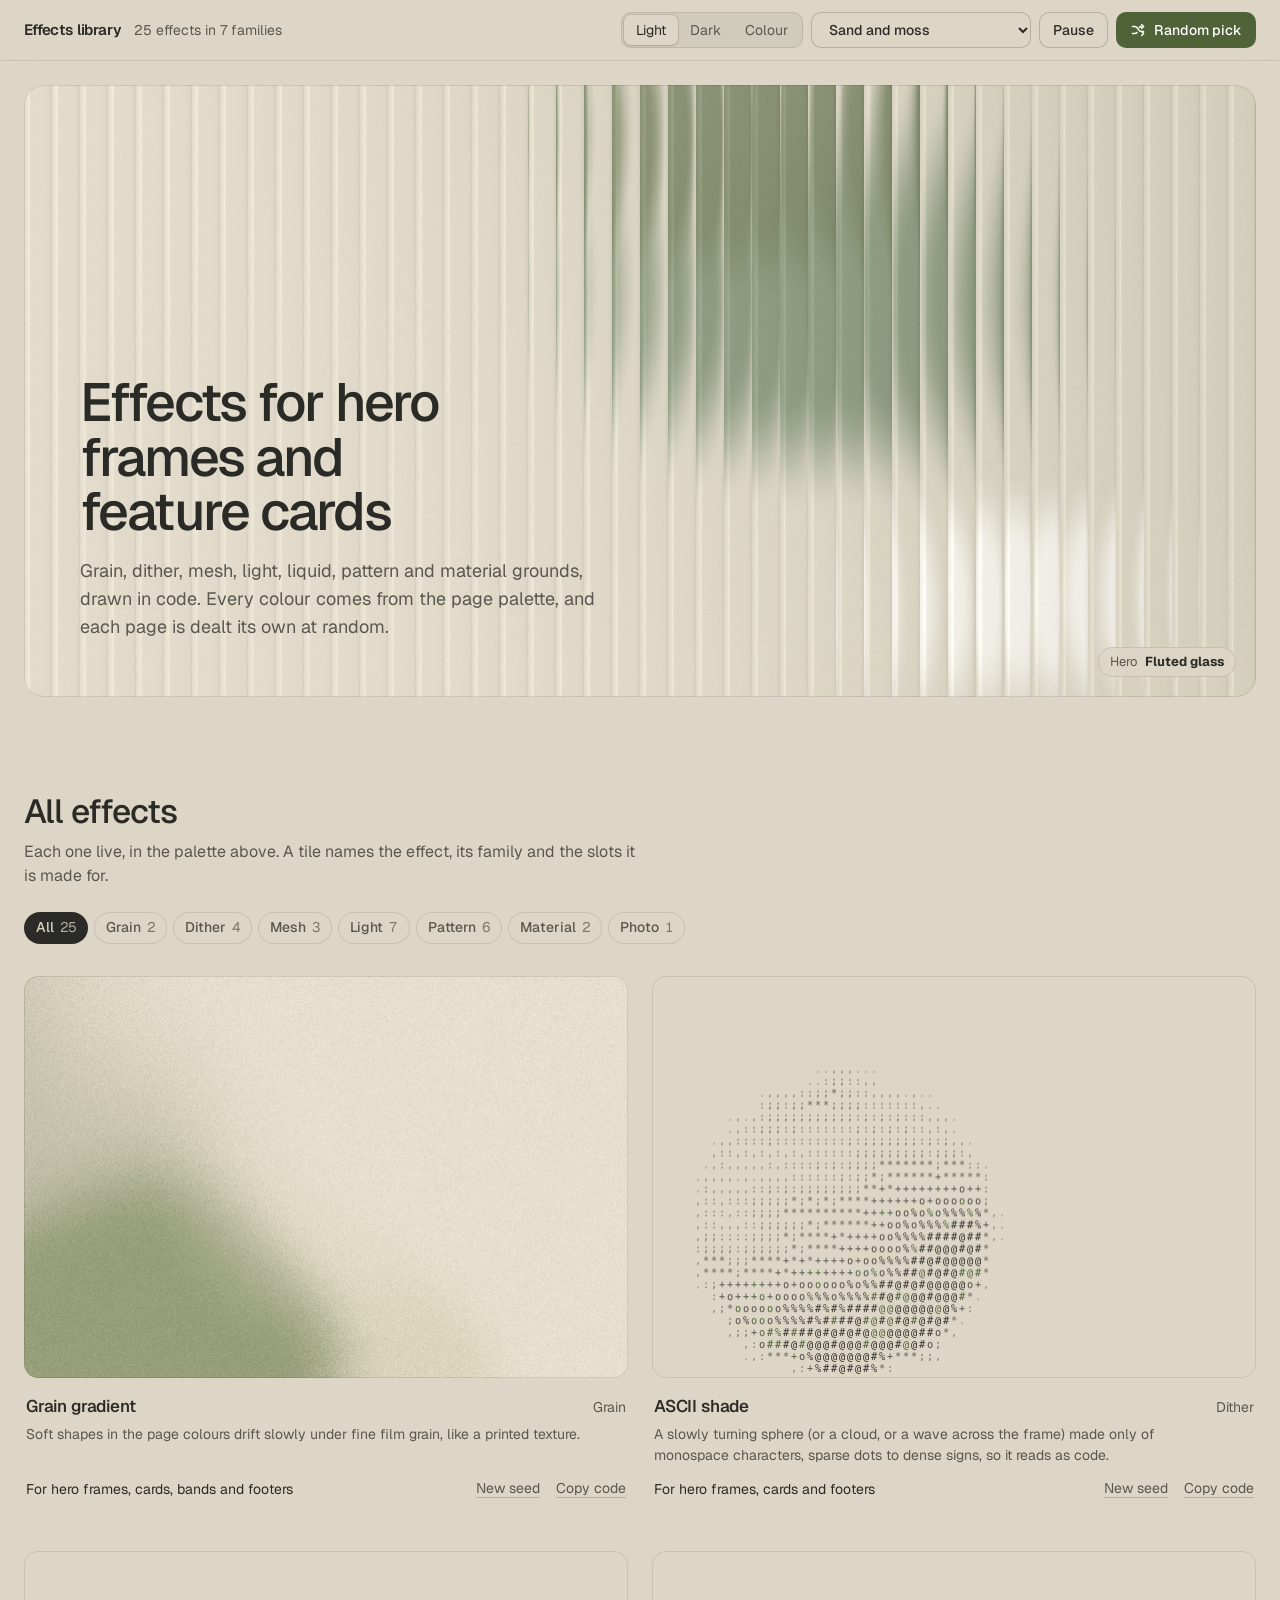
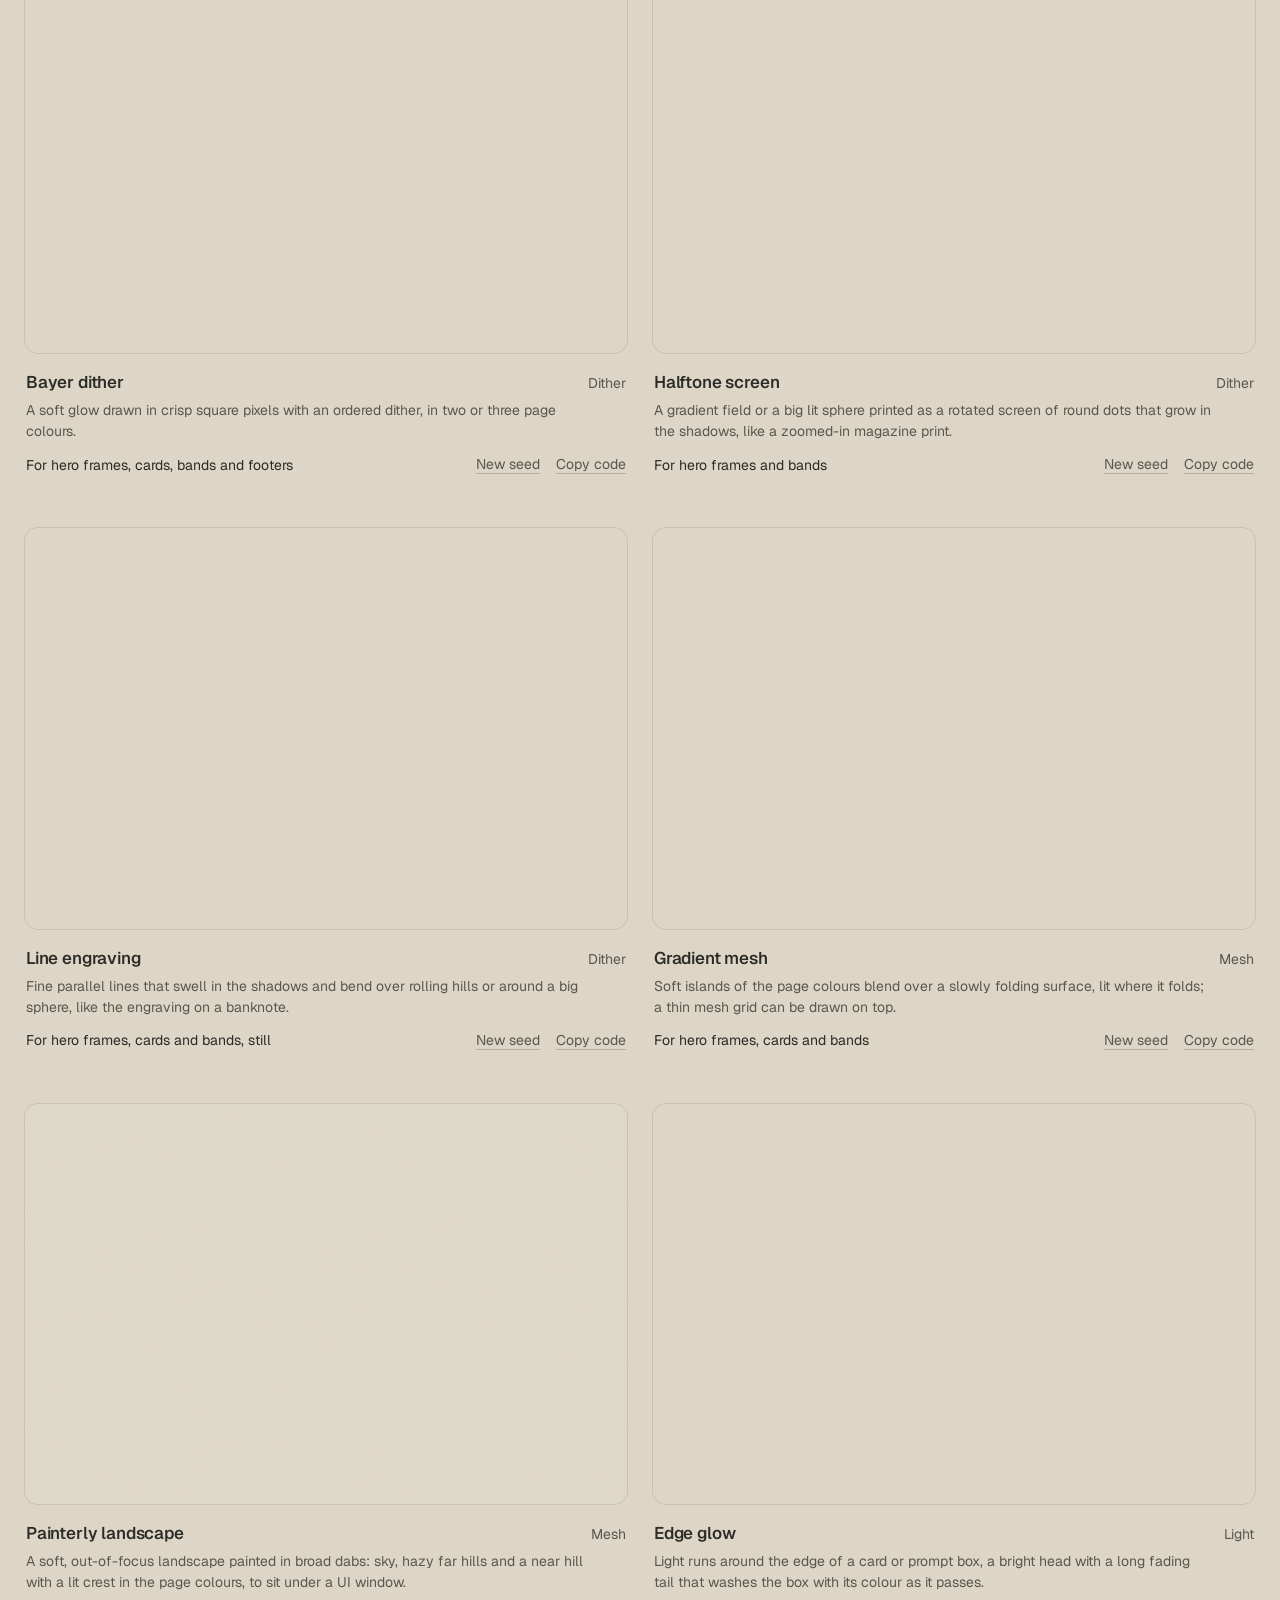
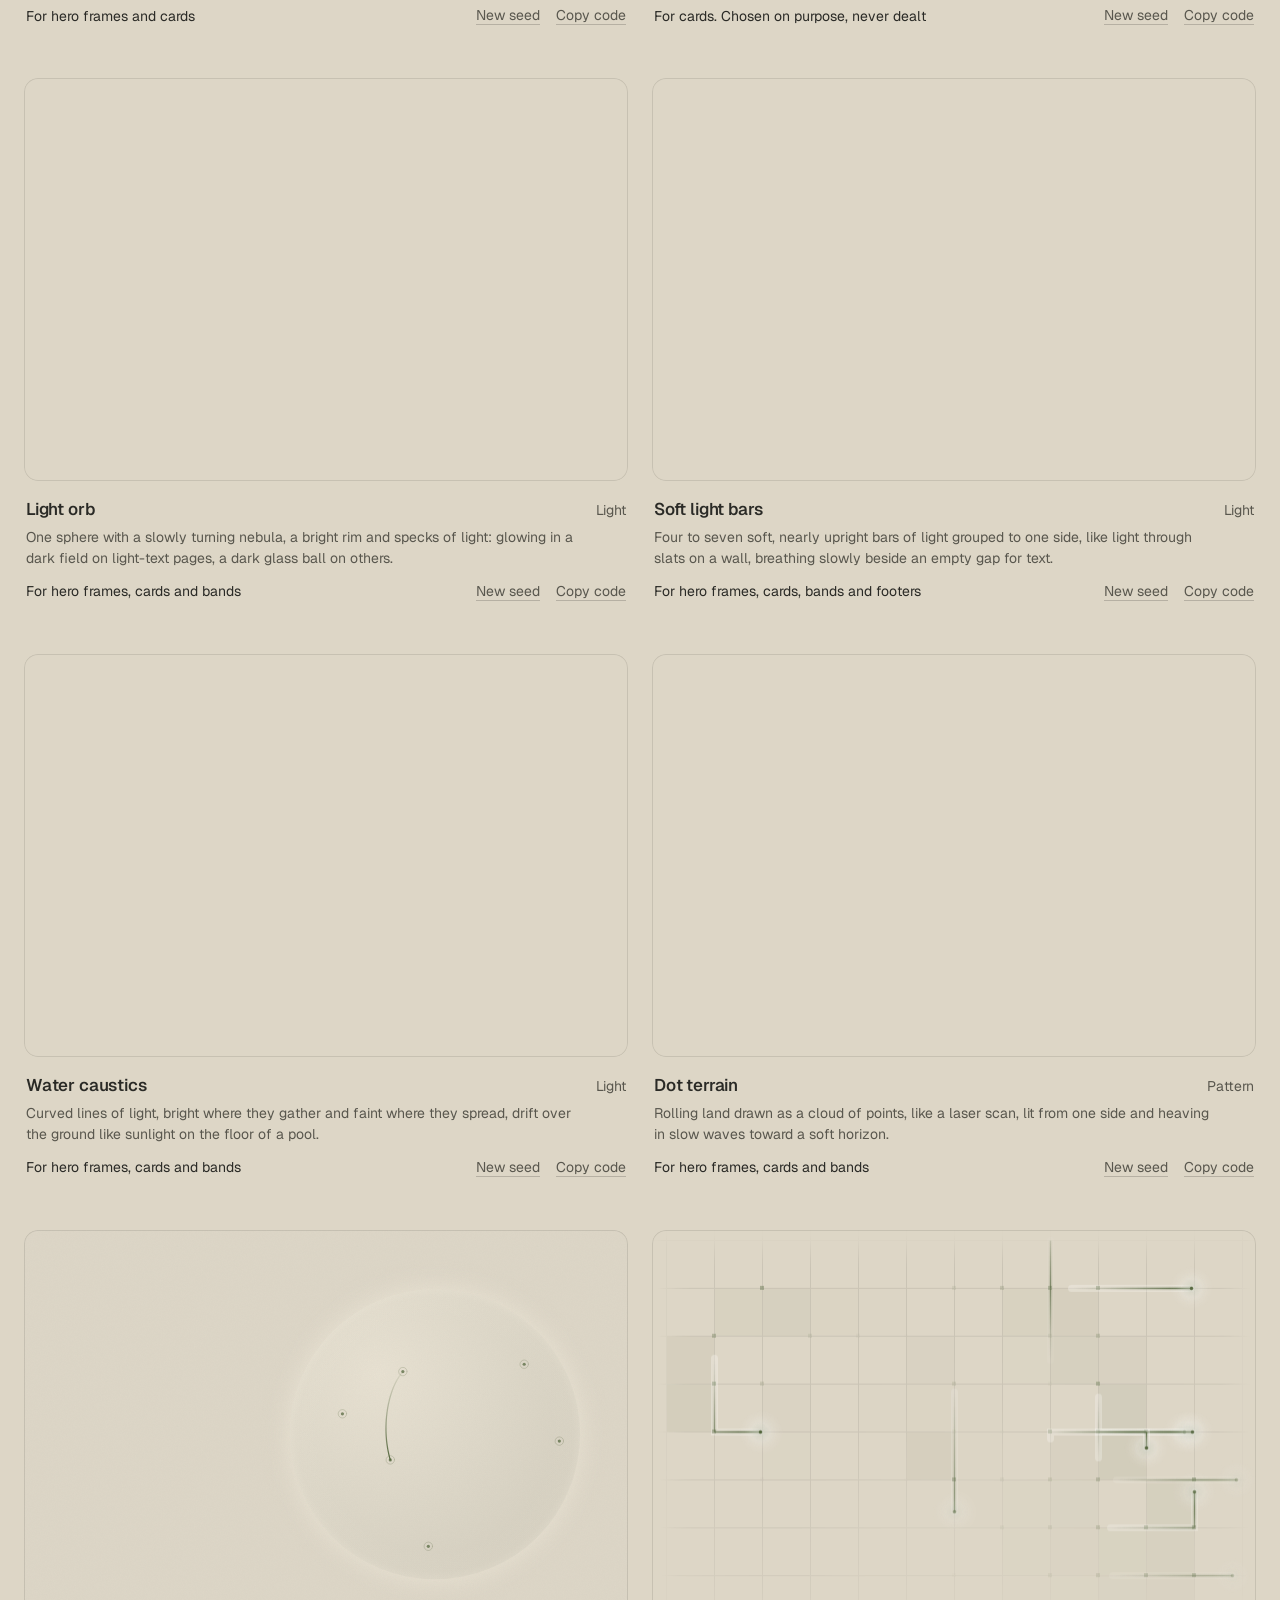
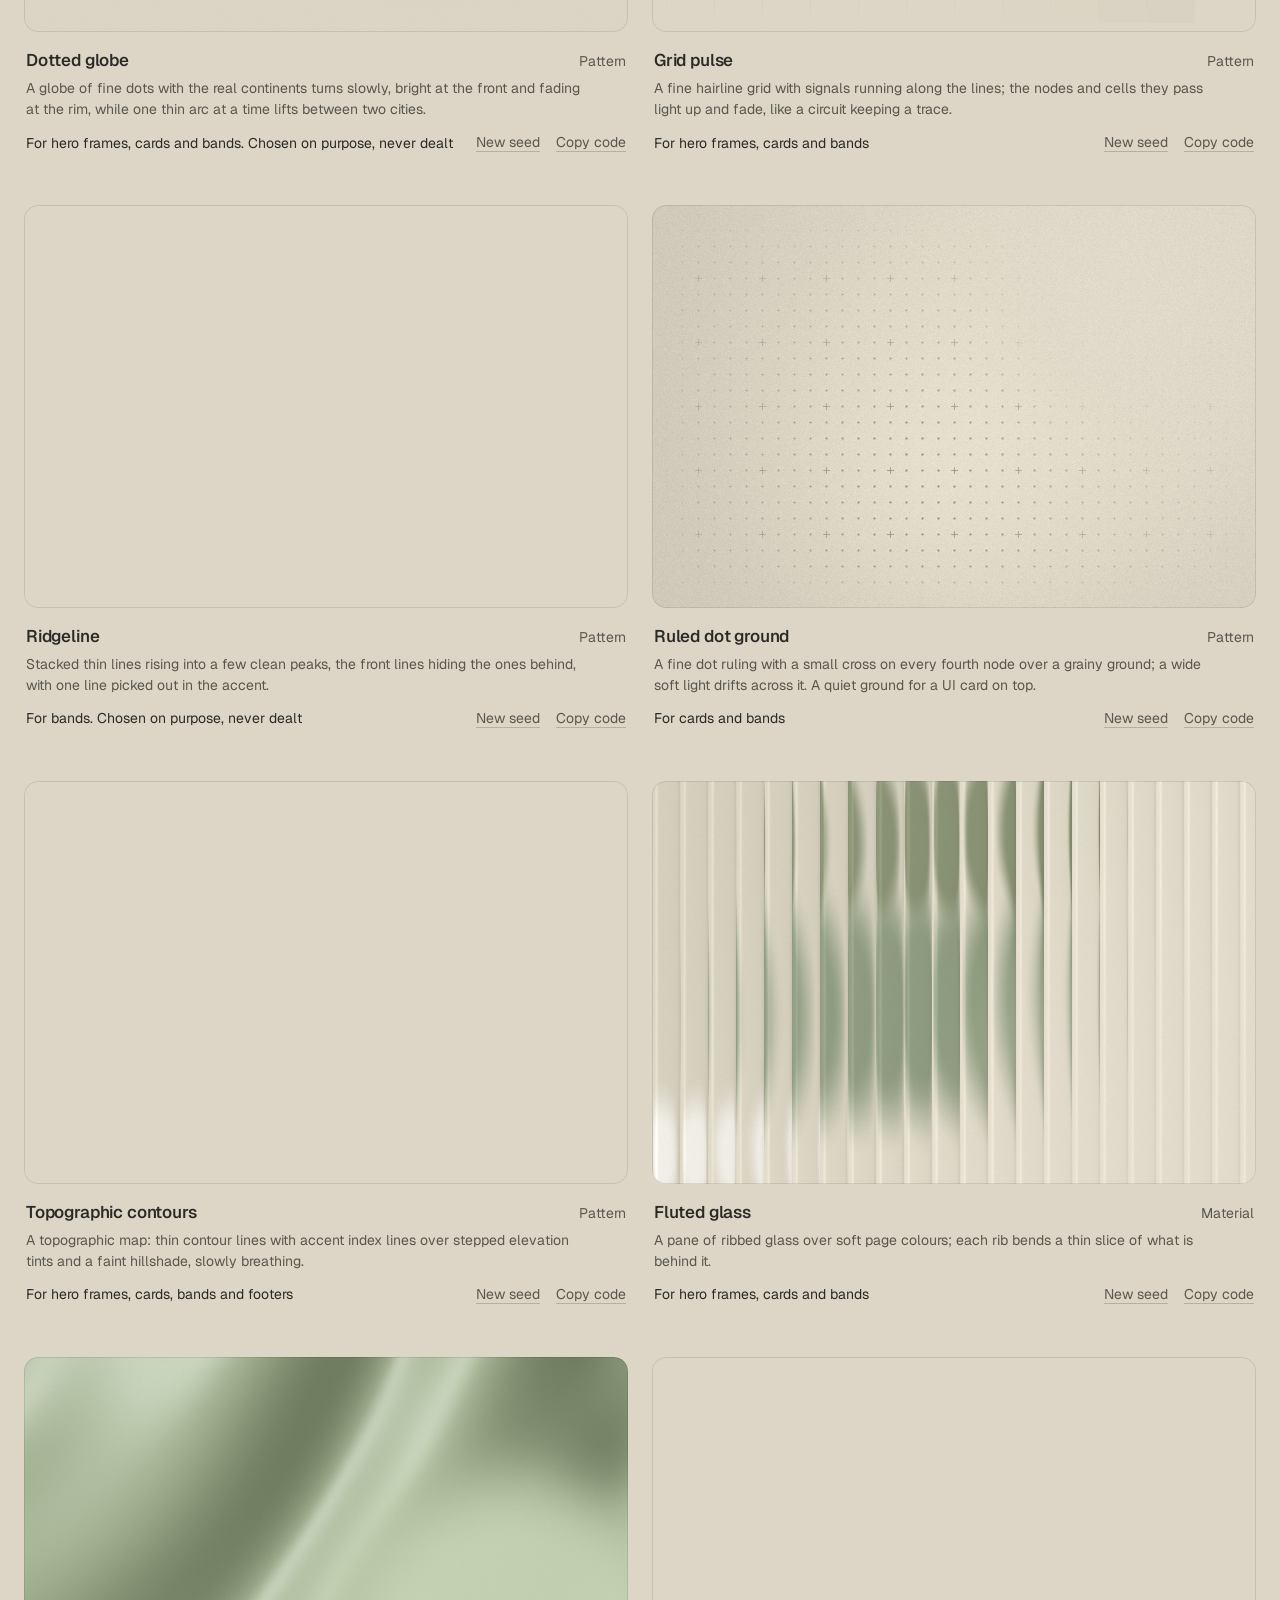
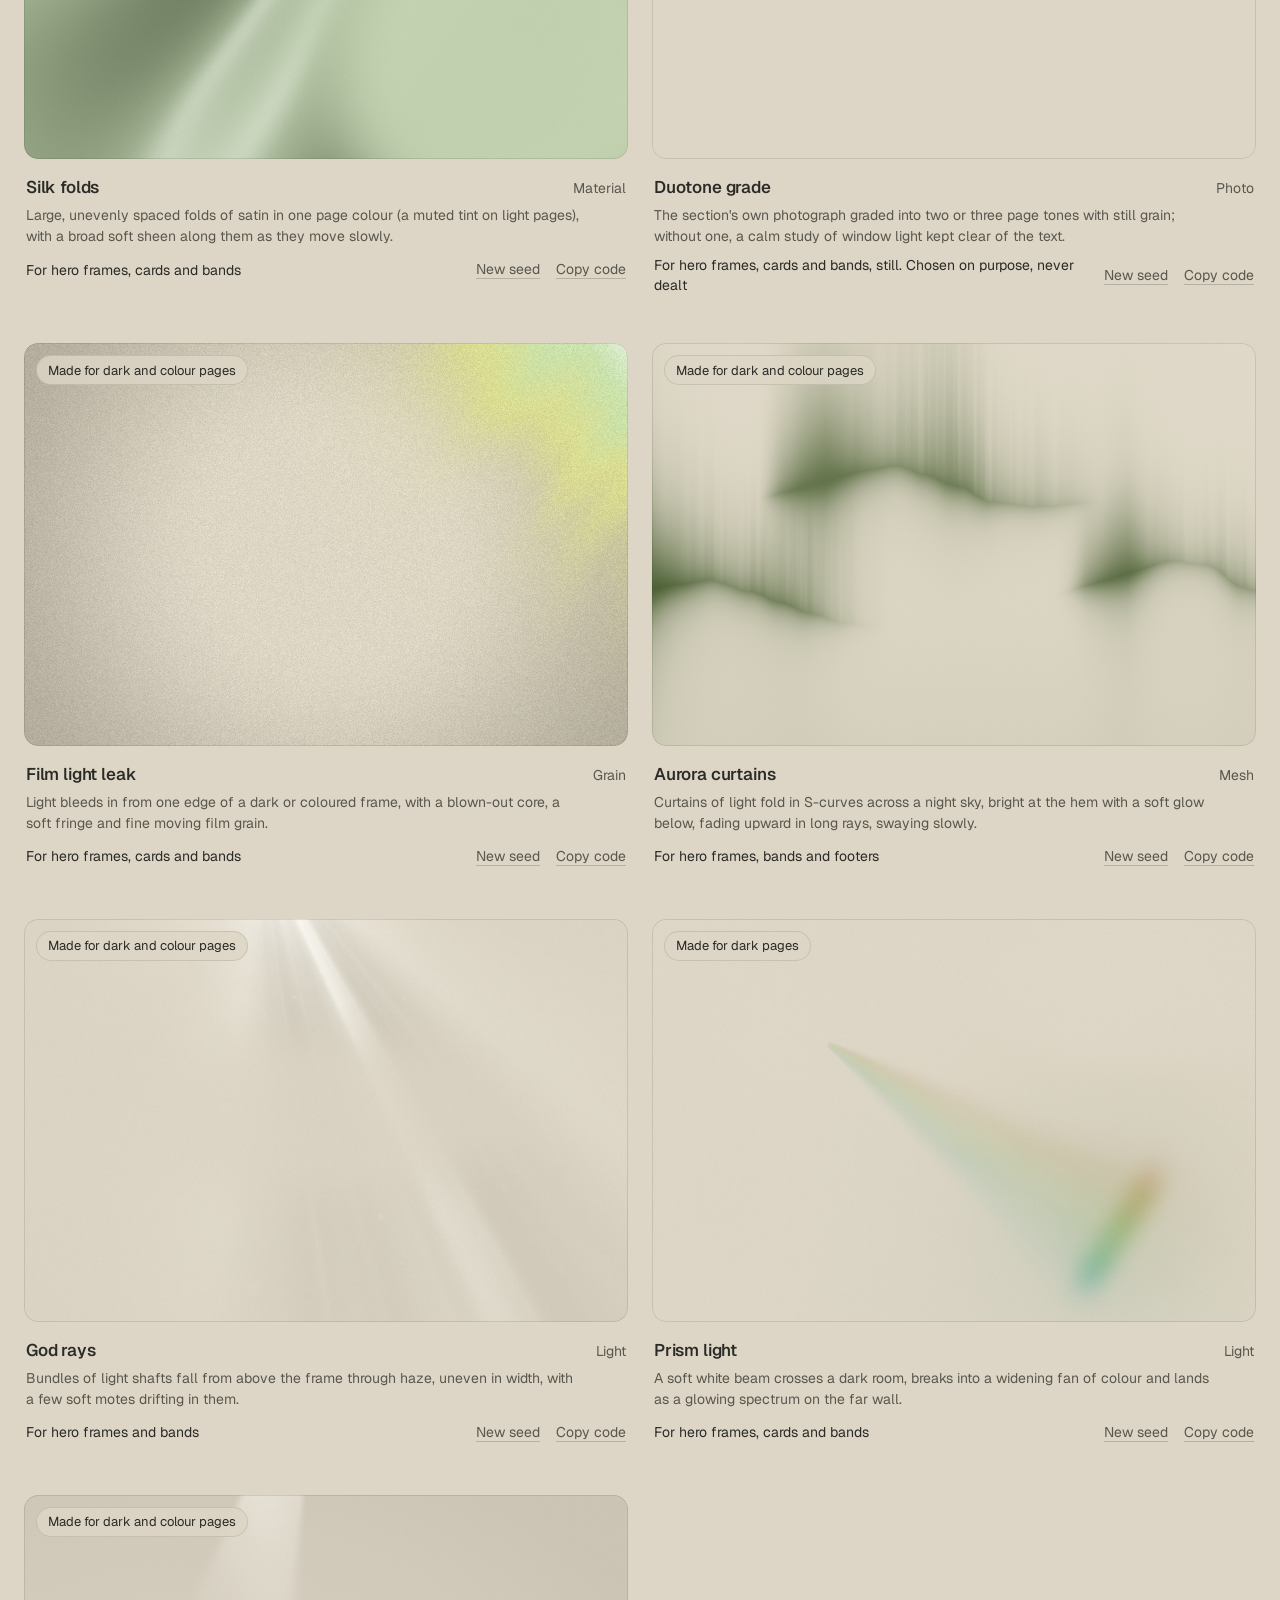
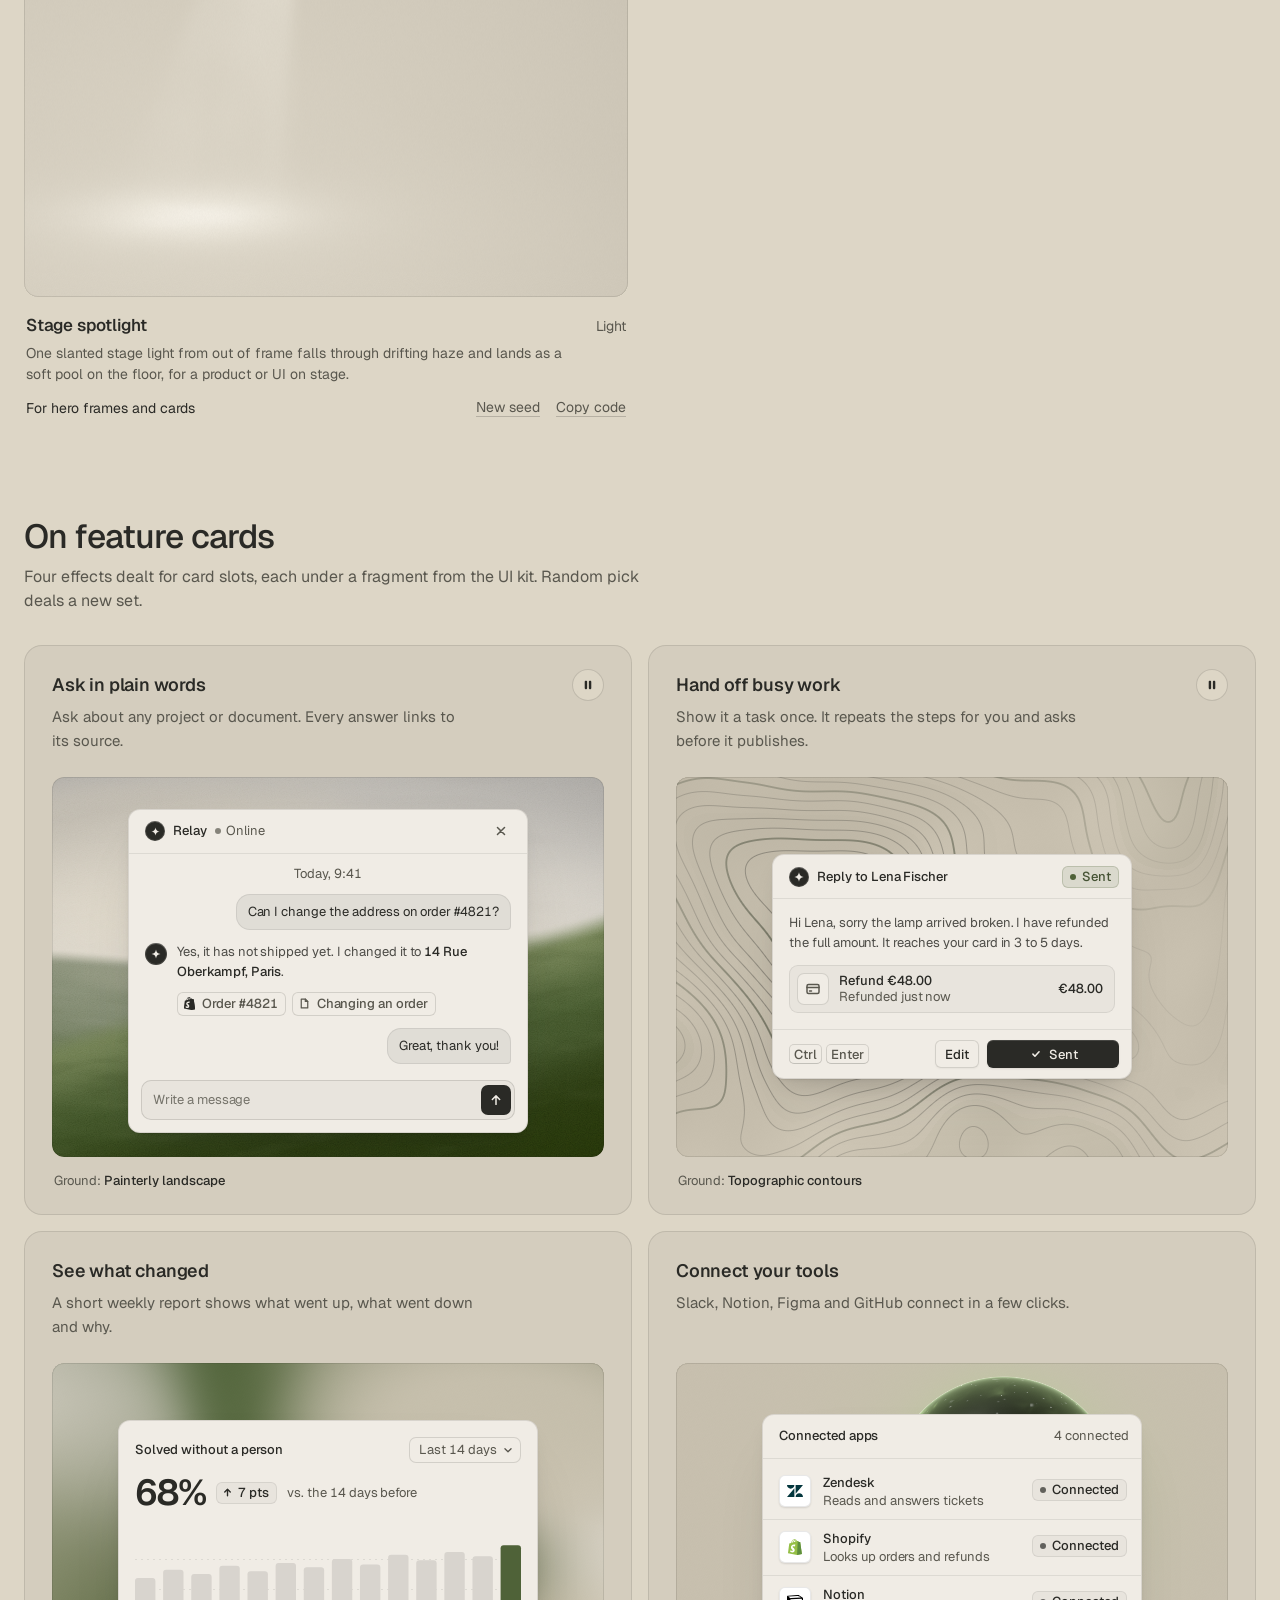
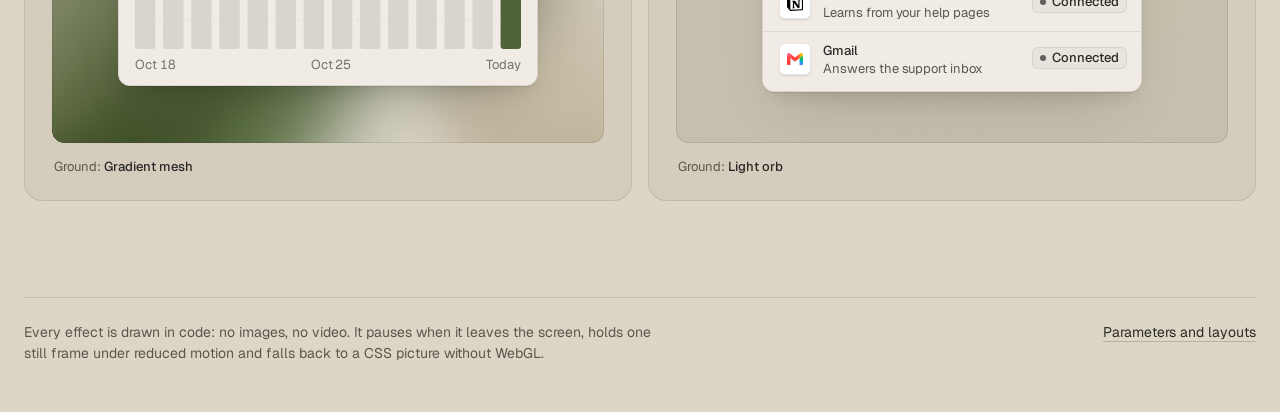
<file: .claude/skills/design-taste-frontend/assets/effects/gallery.html>
<!doctype html>
<html lang="en">
<head>
<script>window.__tpGlMax = 16;   /* a gallery shows many live effects at once; a page of a site keeps the default 4 (fx.js) */</script>
<meta charset="utf-8">
<meta name="viewport" content="width=device-width, initial-scale=1">
<title>Effects library</title>
<meta name="description" content="Effects drawn in code for hero frames, feature cards and bands, in the page palette.">
<link rel="icon" href="data:,">
<link rel="preconnect" href="https://fonts.googleapis.com">
<link rel="preconnect" href="https://fonts.gstatic.com" crossorigin>
<link href="https://fonts.googleapis.com/css2?family=Geist:wght@100..900&family=Geist+Mono:wght@100..900&display=swap" rel="stylesheet">
<style>
  /* the page palette; the script sets these from the palette switcher */
  :root {
    --bg: #ddd6c6; --surface: #d2cab8; --ink: #2a2a26; --muted: #59574e; --accent: #4f6238; --accent-ink: #ffffff;
    --card: #d2cab8; --panel: #cbc3b1; --win: #eeebe3; --win-surface: #e4e0d6;
    color-scheme: light;
  }
  @media (prefers-color-scheme: dark) {
    :root:not([data-theme="light"]) {
      --bg: #0a0d14; --surface: #131824; --ink: #e9edf3; --muted: #8891a1; --accent: #5ab9fc; --accent-ink: #0a0d14;
      --card: #131824; --panel: #0a0d14; --win: #1d2230; --win-surface: #262c3b;
      color-scheme: dark;
    }
  }
  :root[data-theme="dark"] {
    --bg: #0a0d14; --surface: #131824; --ink: #e9edf3; --muted: #8891a1; --accent: #5ab9fc; --accent-ink: #0a0d14;
    --card: #131824; --panel: #0a0d14; --win: #1d2230; --win-surface: #262c3b;
    color-scheme: dark;
  }
  :root {
    --line: color-mix(in oklab, var(--ink) 12%, transparent);
    --line-2: color-mix(in oklab, var(--ink) 22%, transparent);
    --chip: color-mix(in oklab, var(--ink) 6%, var(--bg));
    --font: "Geist", ui-sans-serif, system-ui, -apple-system, "Segoe UI", Roboto, "Helvetica Neue", Arial, sans-serif;
    --mono: "Geist Mono", ui-monospace, "SFMono-Regular", Consolas, monospace;
    --wrap: 1320px;
    --gut: 24px;
  }
  * { box-sizing: border-box; }
  html { -webkit-text-size-adjust: 100%; scroll-behavior: smooth; }
  @media (prefers-reduced-motion: reduce) { html { scroll-behavior: auto; } }
  body {
    margin: 0; background: var(--bg); color: var(--ink);
    font: 15px/1.5 var(--font); -webkit-font-smoothing: antialiased; font-feature-settings: "ss01" 0;
    overflow-x: hidden;
  }
  button, select { font: inherit; color: inherit; }
  :focus-visible { outline: 2px solid var(--accent); outline-offset: 2px; }
  .wrap { max-width: calc(var(--wrap) + 2 * var(--gut)); margin: 0 auto; padding: 0 var(--gut); }

  /* top bar */
  .top { position: sticky; top: 0; z-index: 50; background: color-mix(in oklab, var(--bg) 86%, transparent);
    backdrop-filter: blur(16px) saturate(1.2); -webkit-backdrop-filter: blur(16px) saturate(1.2); border-bottom: 1px solid var(--line); }
  .top-in { display: flex; align-items: center; gap: 12px 8px; padding-top: 12px; padding-bottom: 12px; }
  .top-in .controls { margin-left: auto; }
  .brand { display: flex; align-items: baseline; gap: 12px; min-width: 0; }
  .brand b { font-size: 15px; font-weight: 600; letter-spacing: -0.01em; white-space: nowrap; }
  .brand span { color: var(--muted); font-size: 14px; white-space: nowrap; }
  .controls { display: flex; align-items: center; gap: 8px; flex-wrap: wrap; }
  .seg { display: inline-flex; padding: 3px; border-radius: 10px; background: var(--chip); box-shadow: inset 0 0 0 1px var(--line); }
  .seg button { height: 30px; border: 0; background: transparent; padding: 0 12px; border-radius: 7px; cursor: pointer; color: var(--muted); font-size: 14px; }
  .seg button[aria-pressed="true"] { background: var(--bg); color: var(--ink); box-shadow: 0 0 0 1px var(--line), 0 1px 2px rgb(0 0 0 / 0.08); }
  .btn, .select {
    height: 36px; padding: 0 14px; border-radius: 10px; border: 0; background: var(--bg); color: var(--ink);
    box-shadow: inset 0 0 0 1px var(--line-2); cursor: pointer; display: inline-flex; align-items: center; gap: 8px;
    font-size: 14px; font-weight: 500; white-space: nowrap;
  }
  .btn:hover, .select:hover { box-shadow: inset 0 0 0 1px color-mix(in oklab, var(--ink) 38%, transparent); }
  .btn--primary { background: var(--accent); color: var(--accent-ink); box-shadow: none; }
  .btn--primary:hover { box-shadow: none; background: color-mix(in oklab, var(--accent) 88%, var(--ink)); }
  .btn svg { width: 16px; height: 16px; flex: none; }
  .select { max-width: 220px; padding-right: 10px; }

  /* hero: a dealt hero effect with text in its calm area */
  .hero { position: relative; margin-top: 24px; height: clamp(480px, 68vh, 660px); border-radius: 20px; overflow: hidden;
    display: flex; flex-direction: column; justify-content: flex-end; }
  .hero::after, .stage::after, .panel::after { content: ""; position: absolute; inset: 0; border-radius: inherit; box-shadow: inset 0 0 0 1px var(--line); pointer-events: none; z-index: 2; }
  .hero-copy { position: relative; z-index: 1; padding: 56px; max-width: 760px; }
  .hero h1 { max-width: 9.5em; margin: 0 0 18px; font-size: clamp(38px, 3.4vw + 10px, 62px); line-height: 1.02; letter-spacing: -0.035em; font-weight: 520; text-wrap: balance; }
  .hero p { margin: 0; max-width: 44ch; font-size: 18px; line-height: 28px; color: var(--muted); text-wrap: pretty; }
  .hero-tag { position: absolute; right: 20px; bottom: 20px; z-index: 3; }
  .tag { display: inline-flex; align-items: center; gap: 8px; height: 30px; padding: 0 12px; border-radius: 999px; font-size: 13px;
    background: color-mix(in oklab, var(--bg) 82%, transparent); color: var(--ink); box-shadow: inset 0 0 0 1px var(--line);
    backdrop-filter: blur(10px); -webkit-backdrop-filter: blur(10px); white-space: nowrap; }
  .tag span { color: var(--muted); }

  /* sections */
  section { padding-top: 96px; }
  .sec-head { display: flex; align-items: flex-end; justify-content: space-between; gap: 24px 48px; flex-wrap: wrap; margin-bottom: 32px; }
  .sec-head h2 { margin: 0 0 10px; font-size: clamp(28px, 1.2vw + 18px, 36px); line-height: 1.1; letter-spacing: -0.025em; font-weight: 520; }
  .sec-head p { margin: 0; color: var(--muted); max-width: 56ch; font-size: 16px; line-height: 24px; text-wrap: pretty; }
  .filters { display: flex; flex-wrap: wrap; gap: 6px; }
  .filters button { height: 32px; padding: 0 12px; border-radius: 999px; border: 0; cursor: pointer; font-size: 14px; color: var(--muted);
    background: transparent; box-shadow: inset 0 0 0 1px var(--line); }
  .filters button b { font-weight: 500; }
  .filters button span { margin-left: 6px; font-variant-numeric: tabular-nums; opacity: 0.75; }
  .filters button[aria-pressed="true"] { background: var(--ink); color: var(--bg); box-shadow: none; }

  /* the grid of every effect: one size of tile, labels under the picture */
  .grid { display: grid; grid-template-columns: repeat(2, minmax(0, 1fr)); gap: 48px 24px; }
  .tile { min-width: 0; display: flex; flex-direction: column; }
  .tile[hidden] { display: none; }
  .stage { position: relative; aspect-ratio: 3 / 2; border-radius: 14px; overflow: hidden; background: var(--bg); }
  .badge { position: absolute; top: 12px; left: 12px; z-index: 3; }
  .info { padding: 16px 2px 0; display: grid; gap: 6px; }
  .info-top { display: flex; align-items: baseline; justify-content: space-between; gap: 16px; }
  .info h3 { margin: 0; font-size: 17px; line-height: 24px; font-weight: 560; letter-spacing: -0.01em; }
  .fam { flex: none; font-size: 14px; color: var(--muted); }
  .look { margin: 0; color: var(--muted); font-size: 14px; line-height: 21px; max-width: 62ch; min-height: 42px;
    display: -webkit-box; -webkit-line-clamp: 2; -webkit-box-orient: vertical; overflow: hidden; }
  .info-foot { display: flex; align-items: center; justify-content: space-between; gap: 16px; margin-top: 2px; }
  .for { margin: 0; font-size: 14px; line-height: 20px; }
  .links { flex: none; display: flex; gap: 16px; }
  .links button { border: 0; background: none; padding: 4px 0; cursor: pointer; font-size: 14px; color: var(--muted);
    text-decoration: underline; text-decoration-color: var(--line-2); text-underline-offset: 4px; }
  .links button:hover { color: var(--ink); text-decoration-color: currentColor; }

  /* feature cards: an effect ground in the inset panel and a UI fragment on top */
  .cards { display: grid; grid-template-columns: repeat(2, minmax(0, 1fr)); gap: 16px; }
  .card { background: var(--card); border-radius: 18px; padding: 28px 28px 24px; box-shadow: inset 0 0 0 1px var(--line); display: flex; flex-direction: column; min-width: 0; }
  .card h3 { margin: 0 0 8px; font-size: 18px; line-height: 24px; font-weight: 560; letter-spacing: -0.01em; }
  .card > p:not(.ground) { margin: 0; color: var(--muted); font-size: 15px; line-height: 24px; max-width: 44ch; min-height: 48px; text-wrap: pretty; }
  .panel { position: relative; margin-top: 24px; height: 380px; border-radius: 12px; overflow: hidden; display: grid; place-items: center; padding: 32px; }
  .panel--bleed { place-items: end center; padding-bottom: 0; }
  .panel--bleed > .slot { margin-bottom: -48px; }
  .slot { position: relative; z-index: 1; max-width: 100%;
    --ui-font: var(--font); --ui-mono: var(--mono); --ui-radius: 12px;
    --fx-bg: var(--win); --fx-surface: var(--win-surface); --fx-ink: var(--ink); --fx-muted: var(--muted);
    --fx-accent: var(--accent); --fx-accent-ink: var(--accent-ink); }
  .ground { margin: 14px 2px 0; font-size: 13px; line-height: 20px; color: var(--muted); }
  .ground b { font-weight: 500; color: var(--ink); }

  .foot { padding-top: 96px; padding-bottom: 48px; }
  .foot-in > div { border-top: 1px solid var(--line); padding-top: 24px; display: flex; justify-content: space-between; gap: 16px 48px; flex-wrap: wrap; color: var(--muted); font-size: 14px; }
  .foot-in p { margin: 0; max-width: 72ch; }
  .foot a { color: var(--ink); text-underline-offset: 4px; text-decoration-color: var(--line-2); }
  .empty { padding: 64px 0; color: var(--muted); }

  .toast { position: fixed; left: 50%; bottom: 24px; z-index: 60; transform: translate(-50%, 16px); opacity: 0; pointer-events: none;
    max-width: calc(100vw - 32px); padding: 10px 16px; border-radius: 12px; background: var(--ink); color: var(--bg); font-size: 14px;
    transition: opacity .2s ease, transform .2s ease; }
  .toast.on { opacity: 1; transform: translate(-50%, 0); }

  @media (max-width: 1080px) {
    .hero-copy { padding: 40px; }
  }
  @media (max-width: 860px) {
    .grid, .cards { grid-template-columns: minmax(0, 1fr); }
    .grid { gap: 40px; }
  }
  @media (max-width: 720px) {
    :root { --gut: 16px; }
    .top { position: static; }
    .brand span, .select { display: none; }
    .top-in { display: grid; grid-template-columns: 1fr auto; grid-template-areas: "brand deal" "controls controls"; }
    .brand { grid-area: brand; }
    #deal { grid-area: deal; }
    .top-in .controls { grid-area: controls; margin-left: 0; flex-wrap: nowrap; }
    .seg { flex: 1; }
    .seg button { flex: 1; }
    .hero { margin-top: 16px; height: 560px; border-radius: 16px; }
    .hero-copy { padding: 28px 24px 72px; }
    .hero p { font-size: 16px; line-height: 24px; }
    .hero-tag { left: 24px; right: auto; bottom: 20px; }
    section { padding-top: 72px; }
    .card { padding: 20px; }
    .panel { height: 340px; padding: 20px 16px; }
    .info-foot { flex-wrap: wrap; }
  }
</style>
</head>
<body>
<header class="top">
  <div class="wrap top-in">
    <div class="brand"><b>Effects library</b><span id="count"></span></div>
    <div class="controls">
      <div class="seg" role="group" aria-label="Palette kind">
        <button type="button" data-kind="light">Light</button>
        <button type="button" data-kind="dark">Dark</button>
        <button type="button" data-kind="colour">Colour</button>
      </div>
      <select class="select" id="pal" aria-label="Palette"></select>
      <button type="button" class="btn" id="pause" aria-pressed="false">Pause</button>
    </div>
    <button type="button" class="btn btn--primary" id="deal">
        <svg viewBox="0 0 16 16" aria-hidden="true"><path d="M2.5 4.5h2.2c1.2 0 2 .6 2.7 1.6l1.2 1.8c.7 1 1.5 1.6 2.7 1.6h2.2M11.6 2.5l2 2-2 2M2.5 11.5h2.2c.9 0 1.6-.3 2.2-.9M11.6 9.5l2 2-2 2M9.3 5.4c.6-.6 1.3-.9 2.1-.9" fill="none" stroke="currentColor" stroke-width="1.5" stroke-linecap="round" stroke-linejoin="round"/></svg>
        Random pick
    </button>
  </div>
</header>

<main>
  <div class="wrap">
    <div class="hero" id="hero">
      <div class="hero-copy">
        <h1>Effects for hero frames and feature cards</h1>
        <p id="lede">Grain, dither, mesh, light, liquid, pattern and material grounds, drawn in code. Every colour comes from the page palette, and each page is dealt its own at random.</p>
      </div>
      <div class="hero-tag"><span class="tag" id="hero-tag"><span>Hero</span> <b></b></span></div>
    </div>
  </div>

  <section id="all">
    <div class="wrap">
      <div class="sec-head">
        <div>
          <h2>All effects</h2>
          <p>Each one live, in the palette above. A tile names the effect, its family and the slots it is made for.</p>
        </div>
        <div class="filters" id="filters" role="group" aria-label="Family"></div>
      </div>
      <div class="grid" id="grid"></div>
    </div>
  </section>

  <section id="cards">
    <div class="wrap">
      <div class="sec-head">
        <div>
          <h2>On feature cards</h2>
          <p>Four effects dealt for card slots, each under a fragment from the UI kit. Random pick deals a new set.</p>
        </div>
      </div>
      <div class="cards">
        <article class="card">
          <h3>Ask in plain words</h3>
          <p>Ask about any project or document. Every answer links to its source.</p>
          <div class="panel" data-card="0"><div class="slot" data-ui-load="chat"></div></div>
          <p class="ground">Ground: <b></b></p>
        </article>
        <article class="card">
          <h3>Hand off busy work</h3>
          <p>Show it a task once. It repeats the steps for you and asks before it publishes.</p>
          <div class="panel" data-card="1"><div class="slot" data-ui-load="cursor"></div></div>
          <p class="ground">Ground: <b></b></p>
        </article>
        <article class="card">
          <h3>See what changed</h3>
          <p>A short weekly report shows what went up, what went down and why.</p>
          <div class="panel" data-card="2"><div class="slot" data-ui-load="stat"></div></div>
          <p class="ground">Ground: <b></b></p>
        </article>
        <article class="card">
          <h3>Connect your tools</h3>
          <p>Slack, Notion, Figma and GitHub connect in a few clicks.</p>
          <div class="panel" data-card="3"><div class="slot" data-ui-load="integrations"></div></div>
          <p class="ground">Ground: <b></b></p>
        </article>
      </div>
    </div>
  </section>

  <footer class="foot">
    <div class="wrap foot-in"><div>
      <p>Every effect is drawn in code: no images, no video. It pauses when it leaves the screen, holds one still frame under reduced motion and falls back to a CSS picture without WebGL.</p>
      <p><a id="lab" href="lab.html">Parameters and layouts</a></p>
    </div></div>
  </footer>
</main>
<div class="toast" id="toast" role="status" aria-live="polite"></div>

<script id="paths" type="application/json">{"fx": "./", "ui": "../ui/"}</script>
<script id="palettes" type="application/json">[{"id":"white-link-blue","name":"Sheet and biro","bg":"#ffffff","surface":"#f4f4f4","ink":"#111111","muted":"#6b6b6b","accent":"#1a4be0","accentInk":"#ffffff"},{"id":"cool-white-slate","name":"Frost and slate","bg":"#f7f9fa","surface":"#ecf0f2","ink":"#1f3038","muted":"#5d6b72","accent":"#0d7480","accentInk":"#ffffff"},{"id":"rose-grey-green","name":"Rose grey, green","bg":"#ebe5e3","surface":"#e1dad7","ink":"#2b2622","muted":"#6a615d","accent":"#0f7d45","accentInk":"#ffffff"},{"id":"paper-grey-brass","name":"Newsprint and brass","bg":"#e8e8e3","surface":"#dcdcd6","ink":"#181715","muted":"#63625c","accent":"#bfb21a","accentInk":"#181715"},{"id":"stone-blueprint","name":"Stone and blueprint","bg":"#dfdedb","surface":"#d3d2ce","ink":"#26251e","muted":"#5f5d55","accent":"#2456d6","accentInk":"#ffffff"},{"id":"white-navy-tab","name":"Navy on white","bg":"#ffffff","surface":"#f4f4f2","ink":"#1f2b4d","muted":"#6a7186","accent":"#f7941d","accentInk":"#1f2b4d"},{"id":"three-stones","name":"Three stones","bg":"#eeecea","surface":"#e4e1dd","ink":"#333231","muted":"#6b6763","accent":"#5c6b54","accentInk":"#ffffff"},{"id":"putty-black-teal","name":"Putty and black","bg":"#dedad3","surface":"#d3cec6","ink":"#0a0a0a","muted":"#5c5852","accent":"#256f82","accentInk":"#ffffff"},{"id":"moss-sand","name":"Sand and moss","bg":"#ddd6c6","surface":"#d2cab8","ink":"#2a2a26","muted":"#59574e","accent":"#4f6238","accentInk":"#ffffff"},{"id":"green-mat-chocolate","name":"Bone, green, chocolate","bg":"#e5e1d8","surface":"#dad5ca","ink":"#2a1d17","muted":"#6b5b51","accent":"#456f3a","accentInk":"#ffffff"},{"id":"lunar-grey-bronze","name":"Lunar and bronze","bg":"#111111","surface":"#1c1c1c","ink":"#f2f2f2","muted":"#8f8f8f","accent":"#a08672","accentInk":"#111111"},{"id":"blue-black-cornflower","name":"Night and sky blue","bg":"#0a0d14","surface":"#131824","ink":"#e9edf3","muted":"#8891a1","accent":"#5ab9fc","accentInk":"#0a0d14"},{"id":"green-black-bone","name":"Green-black and bone","bg":"#161c1a","surface":"#1f2725","ink":"#e3e2da","muted":"#8e948d","accent":"#9fc7b8","accentInk":"#161c1a"},{"id":"black-crimson","name":"Black and crimson","bg":"#0a0a0a","surface":"#151515","ink":"#efefef","muted":"#8c8c8c","accent":"#b11226","accentInk":"#ffffff"},{"id":"forest-pale-lime","name":"Forest and lime","bg":"#0f1f10","surface":"#162a17","ink":"#ffffff","muted":"#9aa39a","accent":"#c6f19d","accentInk":"#0f1f10"},{"id":"charcoal-room-sage","name":"Charcoal and sage","bg":"#1c1c1c","surface":"#262626","ink":"#f1f1ef","muted":"#9a9b96","accent":"#8fa68e","accentInk":"#1c1c1c"},{"id":"warm-black-gold","name":"Warm black, gold","bg":"#0c0a08","surface":"#181512","ink":"#ffffff","muted":"#8f8a84","accent":"#c9a45a","accentInk":"#0c0a08"},{"id":"graphite-safety-orange","name":"Graphite and orange","bg":"#18191b","surface":"#222427","ink":"#eff0f1","muted":"#9c9ea3","accent":"#ff4a1f","accentInk":"#18191b"},{"id":"soot-pale-lime","name":"Soot and lime","bg":"#0f0f0f","surface":"#1a1a1a","ink":"#ffffff","muted":"#8f8f8f","accent":"#dafa9c","accentInk":"#0f0f0f"},{"id":"plum-black-pink","name":"Plum-black and pink","bg":"#0d060b","surface":"#1b0e17","ink":"#ffffff","muted":"#9a8f97","accent":"#ff488b","accentInk":"#0d060b"},{"id":"white-signal-red","name":"Signal red, white","bg":"#ffffff","surface":"#f2f2f2","ink":"#0a0a0a","muted":"#6b6b6b","accent":"#d92b21","accentInk":"#ffffff"},{"id":"white-mint-tiles","name":"Greys and mint","bg":"#ffffff","surface":"#f3f3f3","ink":"#232323","muted":"#6e6e6e","accent":"#a1ffcb","accentInk":"#232323"},{"id":"cool-grey-cobalt","name":"Cool grey, cobalt","bg":"#eef0f3","surface":"#e2e5ea","ink":"#0b0c0e","muted":"#5d6470","accent":"#1f2de6","accentInk":"#ffffff"},{"id":"offwhite-bottle-yellow","name":"Bottle ink, yellow","bg":"#f7f7f7","surface":"#ebebeb","ink":"#0d2a1c","muted":"#5f6b64","accent":"#f6e016","accentInk":"#0d2a1c"},{"id":"teal-on-paper","name":"Teal on paper","bg":"#f7f9f8","surface":"#ebf0ee","ink":"#06525c","muted":"#2f737d","accent":"#06525c","accentInk":"#f7f9f8"},{"id":"navy-pink","name":"Navy and pink","bg":"#1a2039","surface":"#212846","ink":"#f9a3c0","muted":"#b9879c","accent":"#f9a3c0","accentInk":"#1a2039"},{"id":"blush-aubergine","name":"Blush and aubergine","bg":"#edccbe","surface":"#e8c2b2","ink":"#351a2b","muted":"#6c4857","accent":"#351a2b","accentInk":"#edccbe"},{"id":"cobalt-on-sand","name":"Cobalt on sand","bg":"#e6dbc7","surface":"#ddd0b9","ink":"#062b8a","muted":"#3a5aa8","accent":"#062b8a","accentInk":"#e6dbc7"},{"id":"oxblood-grey","name":"Oxblood and grey","bg":"#e2e2e2","surface":"#d6d6d6","ink":"#7d0c14","muted":"#7a4a4e","accent":"#7d0c14","accentInk":"#e2e2e2"},{"id":"olive-on-bone","name":"Olive on bone","bg":"#ecebe7","surface":"#e1dfd9","ink":"#38450f","muted":"#5d683a","accent":"#38450f","accentInk":"#ecebe7"},{"id":"burgundy-bubblegum","name":"Burgundy and bubblegum","bg":"#3d0012","surface":"#4d0519","ink":"#ff99d3","muted":"#c77aa0","accent":"#ff99d3","accentInk":"#3d0012"},{"id":"bottle-green-gold","name":"Bottle green, gold","bg":"#133621","surface":"#1a4429","ink":"#f4d96c","muted":"#b3a55e","accent":"#f4d96c","accentInk":"#133621"},{"id":"cobalt-field","name":"Cobalt field","bg":"#0034eb","surface":"#002fd6","ink":"#ffffff","muted":"#dfe4f2","accent":"#e9e34a","accentInk":"#111111"},{"id":"mustard-field","name":"Mustard and black","bg":"#e1ac10","surface":"#cd9d0f","ink":"#0b0b0b","muted":"#4d3d0a","accent":"#24338f","accentInk":"#ffffff"},{"id":"carmine-field","name":"Carmine field","bg":"#9c1220","surface":"#8a101c","ink":"#ffffff","muted":"#f0b9bd","accent":"#ffd9dc","accentInk":"#9c1220"},{"id":"pink-field-lime","name":"Bubblegum and lime","bg":"#ff87ab","surface":"#ff739d","ink":"#0a0a0a","muted":"#6b1f3a","accent":"#def915","accentInk":"#0a0a0a"},{"id":"sky-field-navy","name":"Sky and navy","bg":"#6bb4ee","surface":"#7dbdf0","ink":"#0e1822","muted":"#1b3d5c","accent":"#ff5a1f","accentInk":"#0e1822"},{"id":"orange-field-black","name":"Orange and black","bg":"#ff7a1f","surface":"#ff8633","ink":"#050f16","muted":"#5a2306","accent":"#050f16","accentInk":"#ff7a1f"},{"id":"tobacco-olive","name":"Tobacco and olive","bg":"#472913","surface":"#55321a","ink":"#e4e0cf","muted":"#b39f84","accent":"#525e1b","accentInk":"#e4e0cf"},{"id":"poster-chapters","name":"Poster chapters","bg":"#e6e0d2","surface":"#dcd5c5","ink":"#1a1a1a","muted":"#5f5b52","accent":"#18bc42","accentInk":"#1a1a1a"},{"id":"blue-red-black","name":"Blue, red, black","bg":"#ffffff","surface":"#f3f3f3","ink":"#0a0a0a","muted":"#6b6b6b","accent":"#1f30e0","accentInk":"#ffffff"},{"id":"charcoal-primaries","name":"Charcoal and primaries","bg":"#191919","surface":"#242424","ink":"#ffffff","muted":"#9a9a9a","accent":"#0c7866","accentInk":"#ffffff"},{"id":"ultramarine-yellow","name":"Ultramarine and yellow","bg":"#1423b8","surface":"#1220a6","ink":"#ffffff","muted":"#e4e2d6","accent":"#1fc27a","accentInk":"#0a0a0a"},{"id":"candy-chapters","name":"Candy chapters","bg":"#ffd249","surface":"#f5c63c","ink":"#0a0a0a","muted":"#5e4a0a","accent":"#f53fd6","accentInk":"#0a0a0a"},{"id":"orange-sky-lime","name":"Orange, sky, lime","bg":"#ff8126","surface":"#ff8d3a","ink":"#111111","muted":"#5c2a05","accent":"#de194b","accentInk":"#ffffff"},{"id":"post-red-mustard","name":"Post red, mustard","bg":"#e2dccf","surface":"#d7d0c1","ink":"#2a1110","muted":"#6b524c","accent":"#4a6f84","accentInk":"#ffffff"},{"id":"mint-orange-grey","name":"Grey, mint, orange","bg":"#ffffff","surface":"#f5f5f5","ink":"#000000","muted":"#666666","accent":"#a7ff9c","accentInk":"#000000"},{"id":"report-blocks","name":"Report blocks","bg":"#ffffff","surface":"#f6f6f6","ink":"#000000","muted":"#5f5f5f","accent":"#fe7141","accentInk":"#000000"},{"id":"card-pastels","name":"Card pastels","bg":"#f7f7f5","surface":"#ebebe8","ink":"#000000","muted":"#666662","accent":"#d0106f","accentInk":"#ffffff"},{"id":"mint-pink-accounts","name":"Mint and pink","bg":"#f8f8f8","surface":"#eeeeee","ink":"#0a0a0a","muted":"#6a6a6a","accent":"#1f6b3a","accentInk":"#ffffff"},{"id":"swap-pastels","name":"Swapping pastels","bg":"#c3d7e5","surface":"#d0e0eb","ink":"#141414","muted":"#4a5068","accent":"#0f5257","accentInk":"#ffffff"},{"id":"blush-sage-slate","name":"Blush, sage, slate","bg":"#a6b3bc","surface":"#b2bdc5","ink":"#1c1c1c","muted":"#38424a","accent":"#2c3620","accentInk":"#e3e2da"},{"id":"candy-on-black","name":"Candy on black","bg":"#000000","surface":"#0d0d0d","ink":"#ffffff","muted":"#999999","accent":"#93f1f7","accentInk":"#000000"},{"id":"sky-sand","name":"Sky and sand","bg":"#cbe4f2","surface":"#bcdcee","ink":"#0a0a0a","muted":"#44606e","accent":"#b0298f","accentInk":"#ffffff"},{"id":"studio-grey","name":"Studio grey","bg":"#a8a8aa","surface":"#b4b4b6","ink":"#0e0e0e","muted":"#3a3a3c","accent":"#1f5c49","accentInk":"#ffffff"},{"id":"walnut-tan","name":"Walnut and tan","bg":"#2b2216","surface":"#382d1e","ink":"#e4e2da","muted":"#a39a8b","accent":"#bda38b","accentInk":"#2b2216"}]</script>
<script id="presets" type="application/json">{"light":"moss-sand","dark":"blue-black-cornflower","colour":"cobalt-field"}</script>
<script type="module">
  const $ = s => document.querySelector(s);
  const PATHS = JSON.parse($('#paths').textContent);
  const PALETTES = JSON.parse($('#palettes').textContent);
  const PRESETS = JSON.parse($('#presets').textContent);
  const byId = Object.fromEntries(PALETTES.map(p => [p.id, p]));
  const q = new URLSearchParams(location.search);

  const [{ default: fx }, { pick }] = await Promise.all([import(PATHS.fx + 'fx.js'), import(PATHS.fx + 'pick.js')]);
  const ui = await import(PATHS.ui + 'ui.js').then(m => m.default).catch(() => null);

  $('#lab').href = PATHS.fx + 'lab.html';
  if (q.has('fallback')) fx.config.forceFallback = true;
  if (q.has('webgl1')) fx.config.forceWebGL1 = true;
  if (q.has('time')) fx.setClock(+q.get('time'));

  const FAMILIES = { grain: 'Grain', dither: 'Dither', mesh: 'Mesh', light: 'Light', liquid: 'Liquid', pattern: 'Pattern', material: 'Material', photo: 'Photo' };
  const ORDER = Object.keys(FAMILIES);
  const SLOT_WORDS = { hero: 'hero frames', card: 'cards', band: 'bands', footer: 'footers' };
  const SLOT_ORDER = ['hero', 'card', 'band', 'footer'];
  const KIND_WORDS = { light: 'light', dark: 'dark', colour: 'colour' };
  // seeds that show each effect well in the grid; New seed on a tile deals another
  const SEEDS = {};
  const famName = f => FAMILIES[f] || f[0].toUpperCase() + f.slice(1);
  const andList = a => (a.length < 2 ? a.join('') : `${a.slice(0, -1).join(', ')} and ${a[a.length - 1]}`);

  const tiles = [];
  const cards = [...document.querySelectorAll('[data-card]')].map(el => ({ el, label: el.parentElement.querySelector('.ground b'), ctrl: null, id: null }));
  const hero = { el: $('#hero'), label: $('#hero-tag b'), ctrl: null, id: null };
  let index = null, palette = null, kind = 'light', paused = false, family = q.get('family') || '';

  /* ---------------------------------------------------------------- palette */
  function initialPalette() {
    const key = q.get('palette');
    if (key) return byId[PRESETS[key] || key] || byId[PRESETS.light];
    const dark = window.matchMedia && matchMedia('(prefers-color-scheme: dark)').matches;
    return byId[PRESETS[dark ? 'dark' : 'light']] || PALETTES[0];
  }
  // the card, its inset panel and the UI window on it, all from the page palette
  function derived(p, k) {
    const c = fx.color;
    if (k === 'light') return { card: c.mix(p.bg, p.ink, 0.045), panel: c.mix(p.surface, p.ink, 0.06), win: c.mix(p.bg, '#ffffff', 0.55), winSurface: c.mix(p.bg, '#ffffff', 0.25) };
    if (k === 'dark') return { card: c.mix(p.bg, p.ink, 0.05), panel: p.bg, win: c.mix(p.surface, p.ink, 0.07), winSurface: c.mix(p.surface, p.ink, 0.12) };
    return { card: c.mix(p.bg, p.ink, 0.07), panel: p.bg, win: c.mix(p.surface, p.ink, 0.12), winSurface: c.mix(p.surface, p.ink, 0.18) };
  }
  const cardPalette = () => { const d = derived(palette, kind); return fx.normalizePalette({ ...palette, bg: d.panel, surface: d.card }); };

  function applyVars() {
    const r = document.documentElement;
    const d = derived(palette, kind);
    const vars = { bg: palette.bg, surface: palette.surface, ink: palette.ink, muted: palette.muted, accent: palette.accent, 'accent-ink': palette.accentInk,
      card: d.card, panel: d.panel, win: d.win, 'win-surface': d.winSurface };
    for (const [k, v] of Object.entries(vars)) r.style.setProperty('--' + k, v);
    r.dataset.theme = kind === 'light' ? 'light' : 'dark';
    r.style.colorScheme = kind === 'light' ? 'light' : 'dark';
    for (const b of document.querySelectorAll('.seg button')) b.setAttribute('aria-pressed', String(b.dataset.kind === kind));
    $('#pal').value = palette.id;
  }

  // a controller may come back as a promise when the effect remounts to change colour
  function hold(holder, result) {
    if (result && typeof result.then === 'function') result.then(c => { holder.ctrl = c; if (paused) c.pause(); });
  }

  function setPalette(p) {
    const before = kind;
    palette = p;
    kind = fx.paletteKind(p);
    applyVars();
    if (kind !== before) order();
    const pal = fx.normalizePalette(p);
    for (const t of tiles) {
      fitBadge(t);
      if (t.ctrl) hold(t, t.ctrl.setPalette(pal));
    }
    if (kind !== before) deal();
    else {
      if (hero.ctrl) hold(hero, hero.ctrl.setPalette(pal));
      for (const c of cards) if (c.ctrl) hold(c, c.ctrl.setPalette(cardPalette()));
    }
    syncUrl();
  }

  /* ---------------------------------------------------------------- tiles */
  function fitBadge(t) {
    const fits = t.meta.palettes.includes(kind);
    t.badge.hidden = fits;
    if (!fits) t.badge.querySelector('.tag').textContent = `Made for ${andList(t.meta.palettes.map(k => KIND_WORDS[k]))} pages`;
  }
  function snippet(t) {
    return `<div data-fx="${t.meta.id}" data-fx-seed="${t.seed}"></div>`;
  }
  function buildTile(meta) {
    const el = document.createElement('article');
    el.className = 'tile';
    el.dataset.id = meta.id;
    el.dataset.family = meta.family;
    el.innerHTML = `
      <div class="stage"><div class="badge" hidden><span class="tag"></span></div></div>
      <div class="info">
        <div class="info-top"><h3></h3><span class="fam"></span></div>
        <p class="look"></p>
        <div class="info-foot"><p class="for"></p><div class="links"><button type="button" data-act="seed">New seed</button><button type="button" data-act="copy">Copy code</button></div></div>
      </div>`;
    el.querySelector('h3').textContent = meta.name;
    el.querySelector('.fam').textContent = famName(meta.family);
    el.querySelector('.look').textContent = meta.look;
    const slots = SLOT_ORDER.filter(s => meta.bestOn.includes(s)).map(s => SLOT_WORDS[s]);
    // an effect with "random": false is a literal subject: the random pick never deals it
    el.querySelector('.for').textContent = `For ${andList(slots)}${meta.motion === 'still' ? ', still' : ''}${meta.random === false ? '. Chosen on purpose, never dealt' : ''}`;
    const t = { meta, el, stage: el.querySelector('.stage'), badge: el.querySelector('.badge'), seed: SEEDS[meta.id] ?? 100 + fx.hashSeed(meta.id) % 900, ctrl: null };
    el.querySelector('[data-act="seed"]').addEventListener('click', () => { t.seed = Math.floor(Math.random() * 10000); mountTile(t); });
    el.querySelector('[data-act="copy"]').addEventListener('click', async () => {
      const code = snippet(t);
      try { await navigator.clipboard.writeText(code); toast('Copied ' + code); }
      catch (_) { toast(code, 4000); }
    });
    return t;
  }
  async function mountTile(t) {
    try {
      t.ctrl = await fx.mount(t.stage, t.meta.id, { palette: fx.normalizePalette(palette), seed: t.seed });
      if (paused) t.ctrl.pause();
    } catch (err) { console.warn(`${t.meta.id}:`, err); }
  }

  function buildFilters() {
    const box = $('#filters');
    const counts = {};
    for (const e of index.effects) counts[e.family] = (counts[e.family] || 0) + 1;
    const fams = [...ORDER.filter(f => counts[f]), ...Object.keys(counts).filter(f => !ORDER.includes(f))];
    const make = (key, label, n) => {
      const b = document.createElement('button');
      b.type = 'button';
      b.dataset.family = key;
      b.innerHTML = '<b></b><span></span>';
      b.querySelector('b').textContent = label;
      b.querySelector('span').textContent = n;
      b.addEventListener('click', () => { family = key; filter(); syncUrl(); });
      box.append(b);
    };
    make('', 'All', index.effects.length);
    for (const f of fams) make(f, famName(f), counts[f]);
  }
  // effects made for this palette kind first, in family order; the others after them
  function order() {
    const grid = $('#grid');
    const fits = t => t.meta.palettes.includes(kind);
    for (const t of [...tiles.filter(fits), ...tiles.filter(t => !fits(t))]) grid.append(t.el);
  }
  function filter() {
    if (family && !tiles.some(t => t.meta.family === family)) family = '';
    for (const t of tiles) t.el.hidden = !!family && t.meta.family !== family;
    for (const b of document.querySelectorAll('#filters button')) b.setAttribute('aria-pressed', String(b.dataset.family === family));
  }

  /* ---------------------------------------------------------------- random pick */
  const HISTORY_KEY = 'fx-gallery-history';
  function readHistory() {
    try { const h = JSON.parse(localStorage.getItem(HISTORY_KEY) || '[]'); return Array.isArray(h) ? h : []; } catch (_) { return []; }
  }
  function writeHistory(h) {
    try { localStorage.setItem(HISTORY_KEY, JSON.stringify(h.slice(-100))); } catch (_) { /* no storage: picks are still spread within a deal */ }
  }
  let dealSeed = q.get('deal') || null;
  async function deal(seed) {
    const history = readHistory();
    let dealt;
    try {
      // a seed from the address deals the same set every time, so it ignores this browser's history
      dealt = pick(index.effects, { palette: kind, slots: ['hero', 'card', 'card', 'card', 'card'], history: seed == null ? history : [], seed: seed ?? undefined });
    } catch (err) { toast(err.message); return; }
    if (seed == null) writeHistory([...history, ...dealt.picks.map(p => p.id)]);
    dealSeed = dealt.seed;
    const n = fx.hashSeed(dealt.seed);
    const [h, ...rest] = dealt.picks;
    const jobs = [];
    hero.id = h.id;
    hero.label.textContent = nameOf(h.id);
    // the effect keeps the area under the hero's text calm
    const fr = hero.el.getBoundingClientRect(), tr = hero.el.querySelector('.hero-copy h1').getBoundingClientRect();
    const tp = hero.el.querySelector('.hero-copy p').getBoundingClientRect();
    const calm = fr.width ? { calmX: Math.min(0.8, Math.max(0.15, (tr.left + Math.min(tr.width, tp.width) * 0.42 - fr.left) / fr.width)), calmY: Math.min(0.85, Math.max(0.3, ((tr.top + tp.bottom) / 2 - fr.top) / fr.height)) } : { calmX: 0.24, calmY: 0.7 };
    jobs.push(fx.mount(hero.el, h.id, { palette: fx.normalizePalette(palette), seed: n, params: calm }).then(c => { hero.ctrl = c; if (paused) c.pause(); }));
    rest.forEach((p, i) => {
      const c = cards[i];
      c.id = p.id;
      c.label.textContent = nameOf(p.id);
      jobs.push(fx.mount(c.el, p.id, { palette: cardPalette(), seed: n + 17 * (i + 1) }).then(ctrl => { c.ctrl = ctrl; if (paused) ctrl.pause(); }));
    });
    await Promise.all(jobs.map(j => j.catch(err => console.warn(err))));
    syncUrl();
    return dealt;
  }
  const nameOf = id => (index.effects.find(e => e.id === id) || { name: id }).name;

  /* ---------------------------------------------------------------- controls */
  function toast(msg, ms = 1800) {
    const el = $('#toast');
    el.textContent = msg;
    el.classList.add('on');
    clearTimeout(toast.t);
    toast.t = setTimeout(() => el.classList.remove('on'), ms);
  }
  function syncUrl() {
    try {
      const u = new URL(location.href);
      u.searchParams.set('palette', palette.id);
      if (family) u.searchParams.set('family', family); else u.searchParams.delete('family');
      if (dealSeed) u.searchParams.set('deal', dealSeed);
      history.replaceState(null, '', u);
    } catch (_) { /* a sandboxed frame may refuse; the page works without it */ }
  }
  for (const b of document.querySelectorAll('.seg button')) b.addEventListener('click', () => setPalette(byId[PRESETS[b.dataset.kind]]));
  const sel = $('#pal');
  const groups = { light: [], dark: [], colour: [] };
  for (const p of PALETTES) groups[fx.paletteKind(p)].push(p);
  for (const [k, list] of Object.entries(groups)) {
    const og = document.createElement('optgroup');
    og.label = k[0].toUpperCase() + k.slice(1);
    for (const p of list) og.append(new Option(p.name, p.id));
    sel.append(og);
  }
  sel.addEventListener('change', () => setPalette(byId[sel.value]));
  $('#pause').addEventListener('click', e => {
    paused = !paused;
    e.currentTarget.textContent = paused ? 'Play' : 'Pause';
    e.currentTarget.setAttribute('aria-pressed', String(paused));
    for (const h of [...tiles, hero, ...cards]) if (h.ctrl) paused ? h.ctrl.pause() : h.ctrl.resume();
  });
  $('#deal').addEventListener('click', async () => {
    const d = await deal();
    if (d) toast(`Dealt: ${d.picks.map(p => nameOf(p.id)).join(', ')}`, 2600);
  });

  /* ---------------------------------------------------------------- load */
  palette = initialPalette();
  kind = fx.paletteKind(palette);
  applyVars();
  try {
    index = await fetch(PATHS.fx + 'index.json', { cache: 'no-store' }).then(r => { if (!r.ok) throw new Error(r.status); return r.json(); });
  } catch (err) {
    $('#grid').innerHTML = '<p class="empty">The effects index did not load. Serve this folder over http (node scripts/effects.mjs serve) and run node scripts/effects.mjs index.</p>';
    throw err;
  }
  const famCount = new Set(index.effects.map(e => e.family)).size;
  $('#count').textContent = `${index.effects.length} effects in ${famCount} families`;
  const sorted = [...index.effects].sort((a, b) => (ORDER.indexOf(a.family) + 99 * !ORDER.includes(a.family)) - (ORDER.indexOf(b.family) + 99 * !ORDER.includes(b.family)) || a.name.localeCompare(b.name));
  for (const meta of sorted) { const t = buildTile(meta); tiles.push(t); $('#grid').append(t.el); fitBadge(t); }
  order();
  buildFilters();
  filter();
  if (!ui) document.getElementById('cards').hidden = true;
  await Promise.all([
    ...tiles.map(mountTile),
    deal(dealSeed),
    ui ? ui.loadAll(document).catch(err => console.warn(err)) : null,
  ]);
  document.documentElement.dataset.ready = '1';
</script>
</body>
</html>
</file>
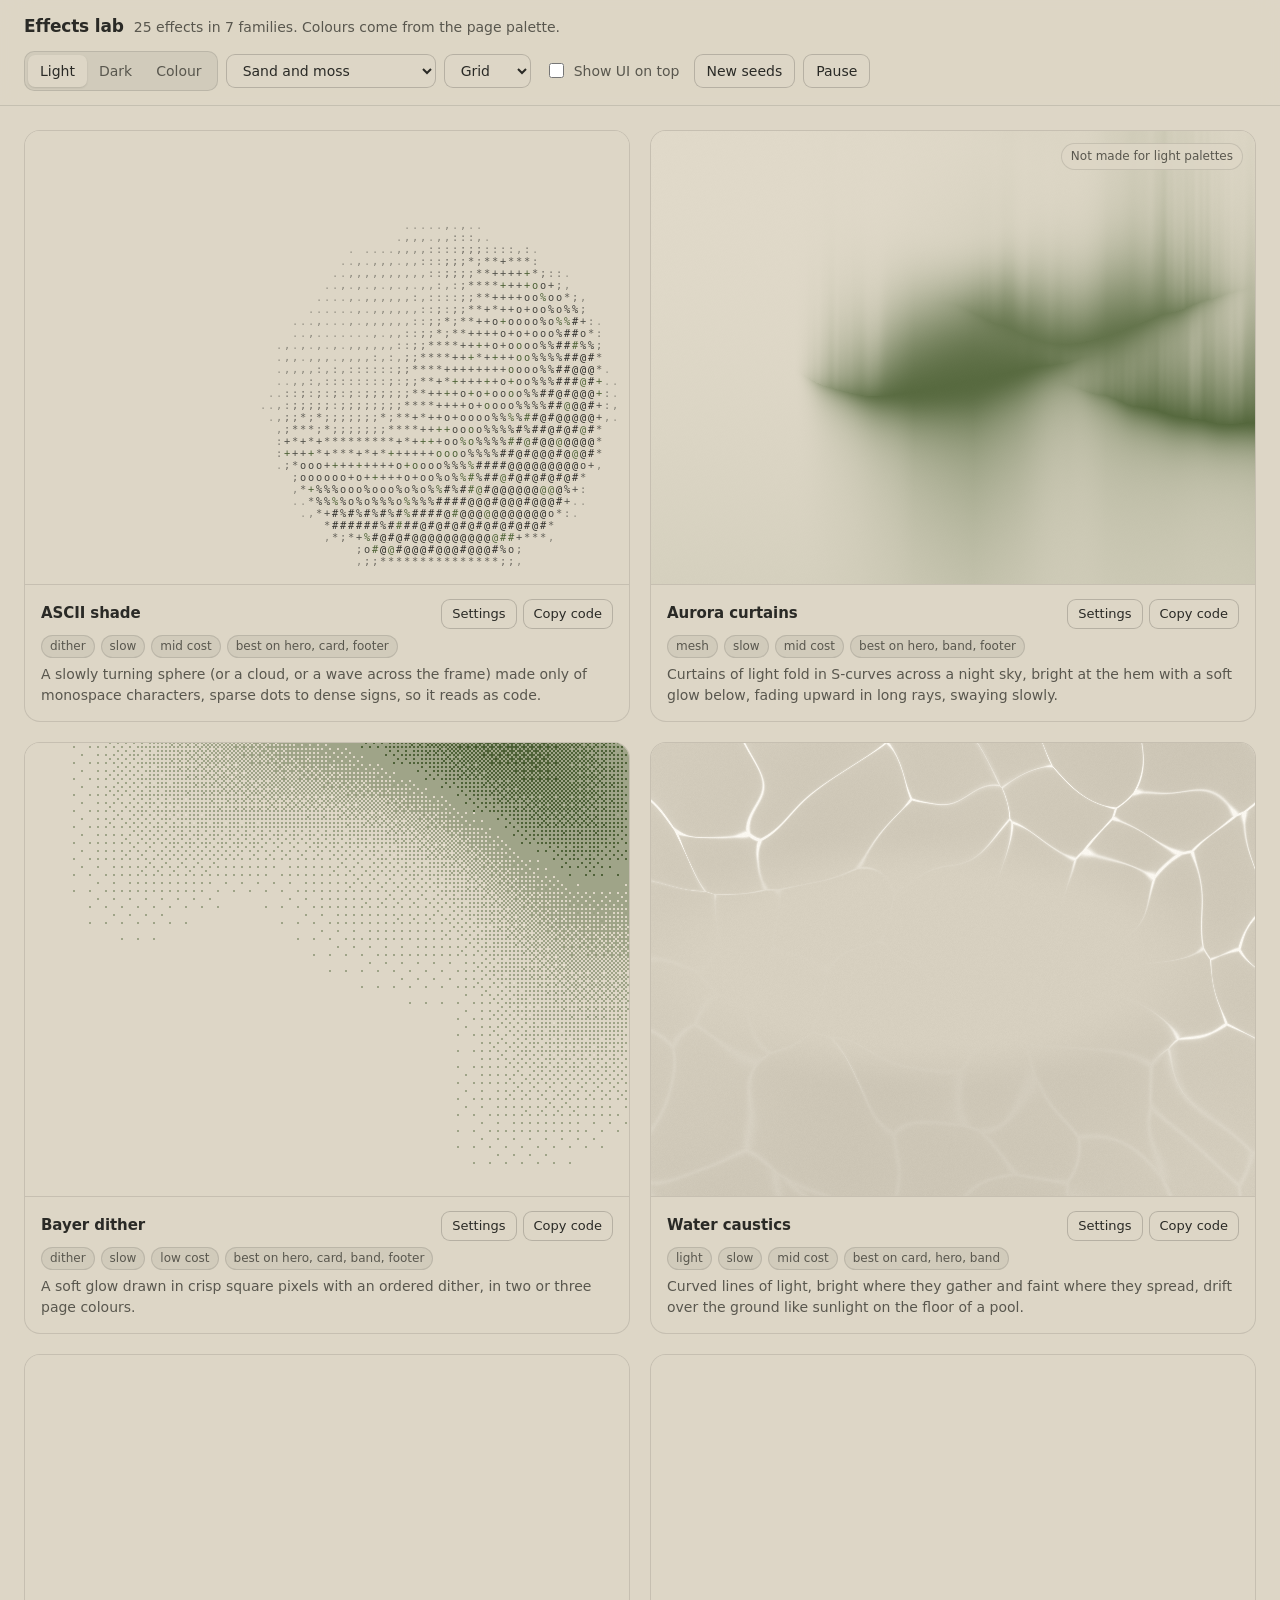
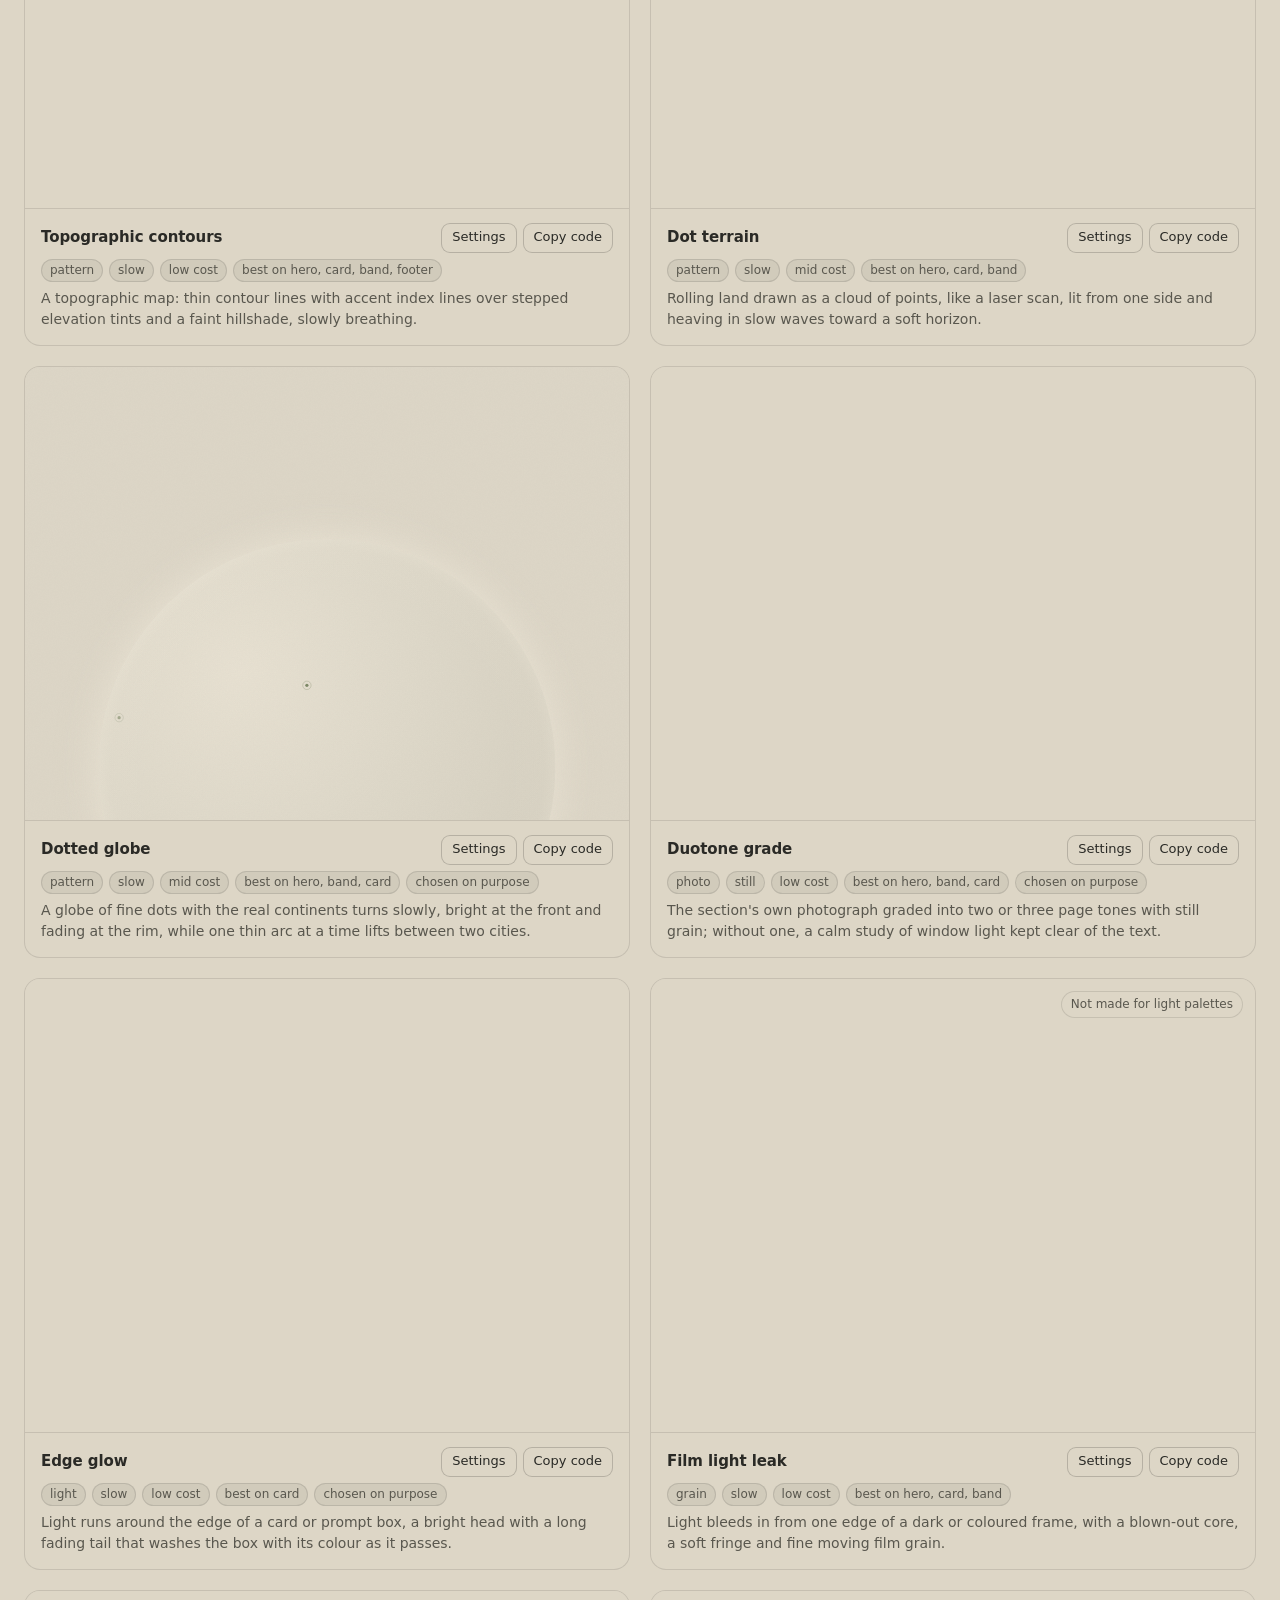
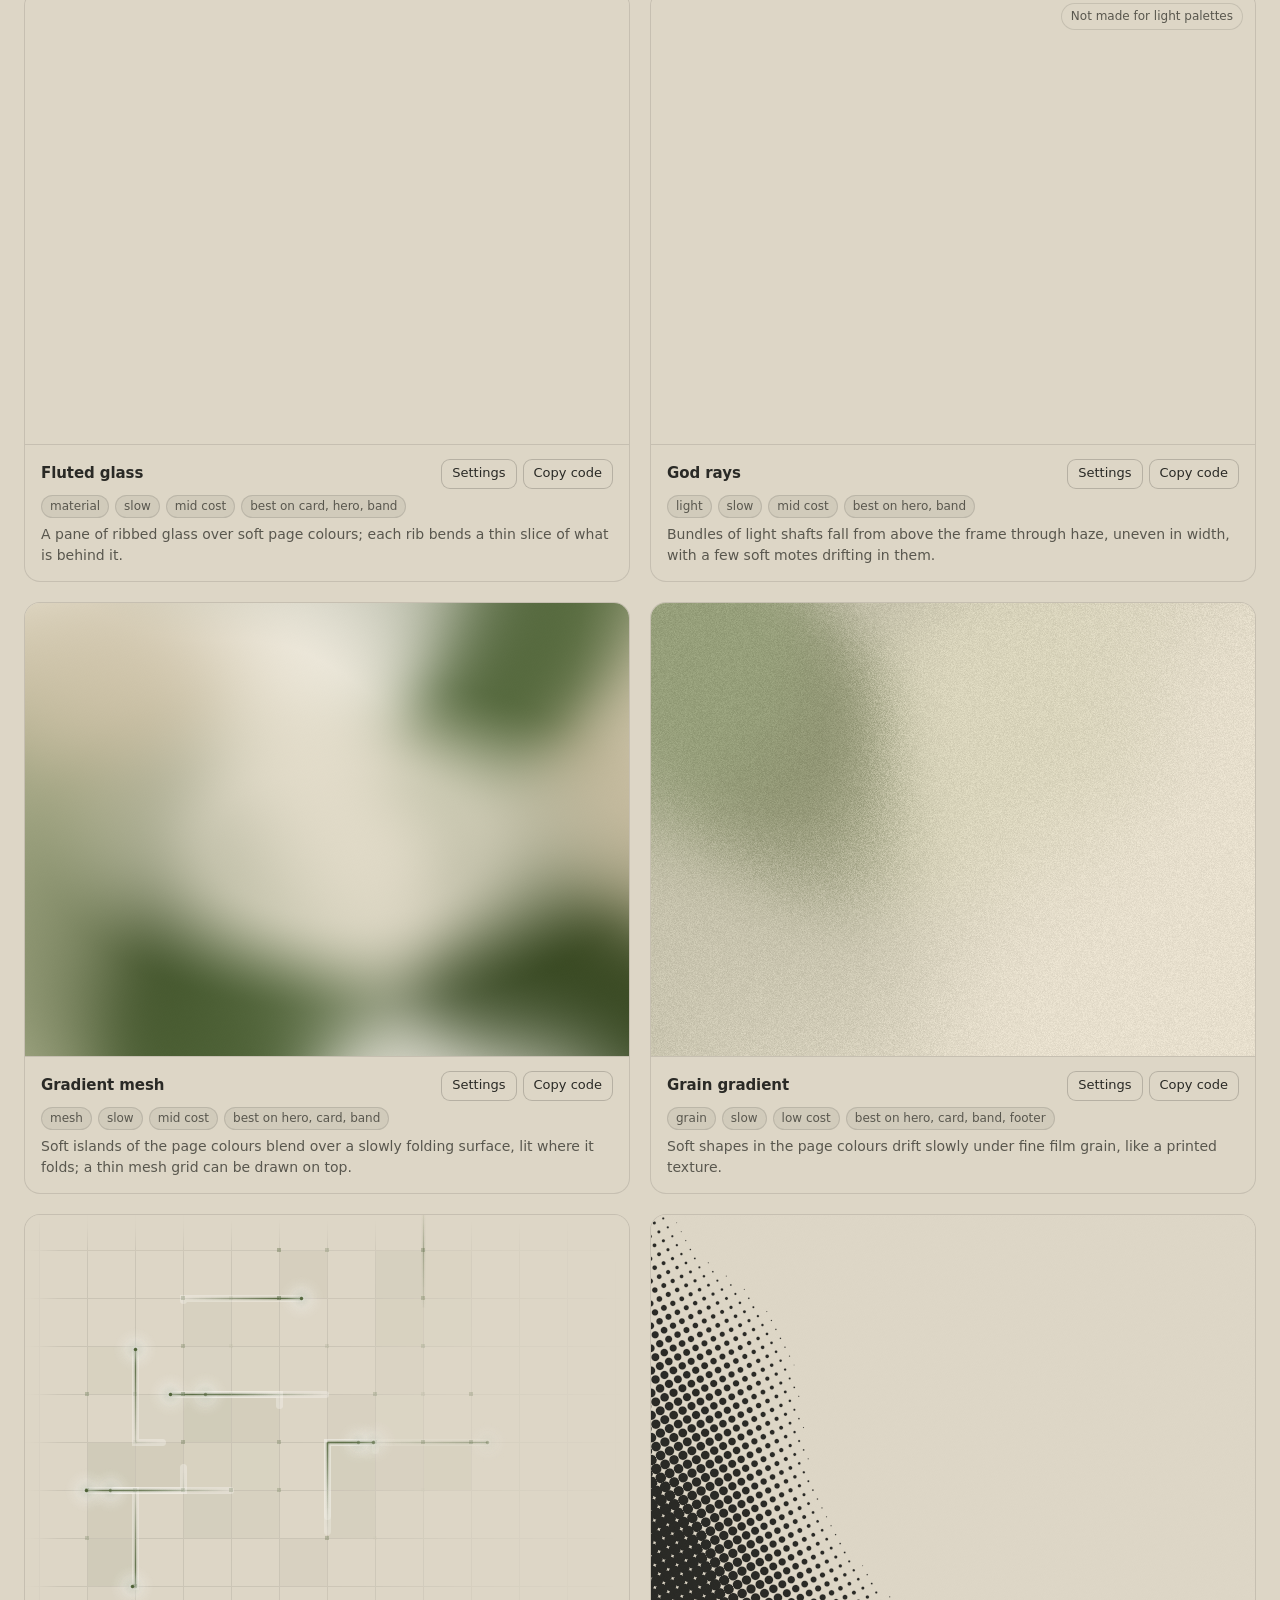
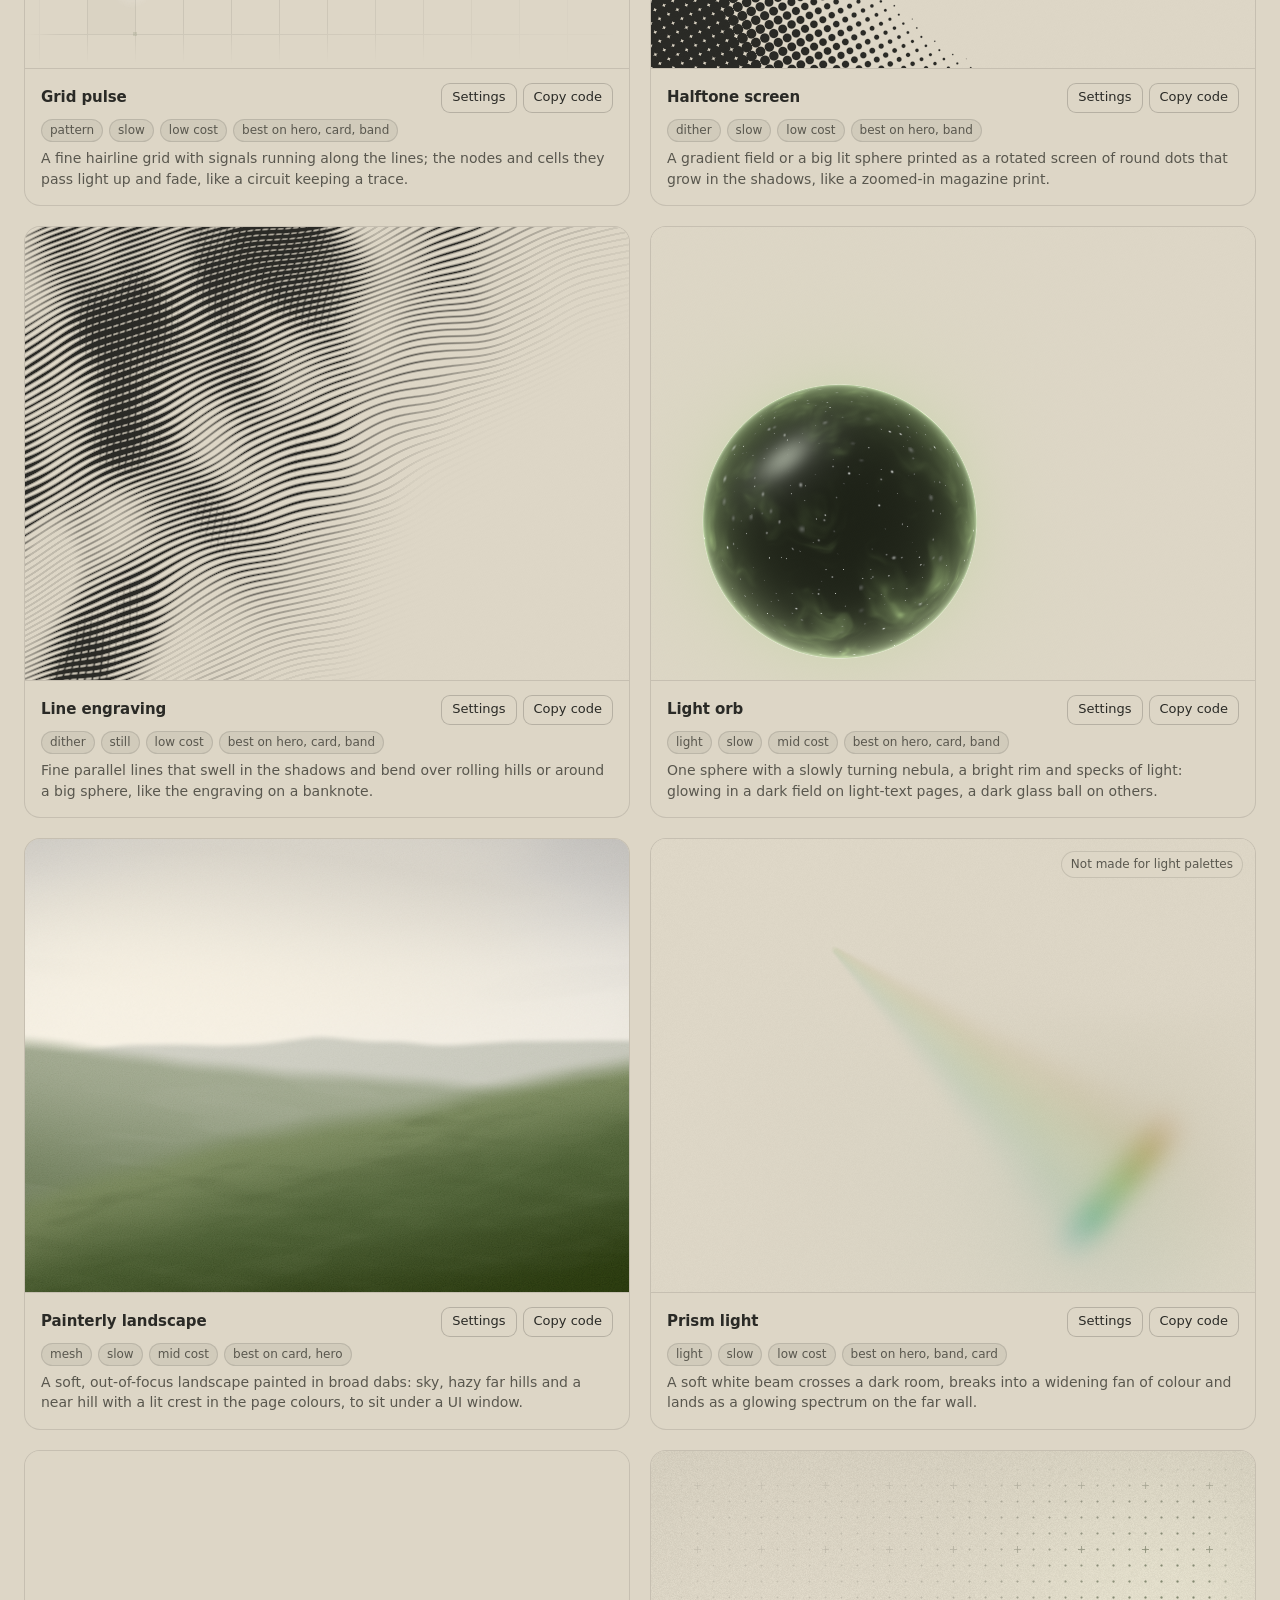
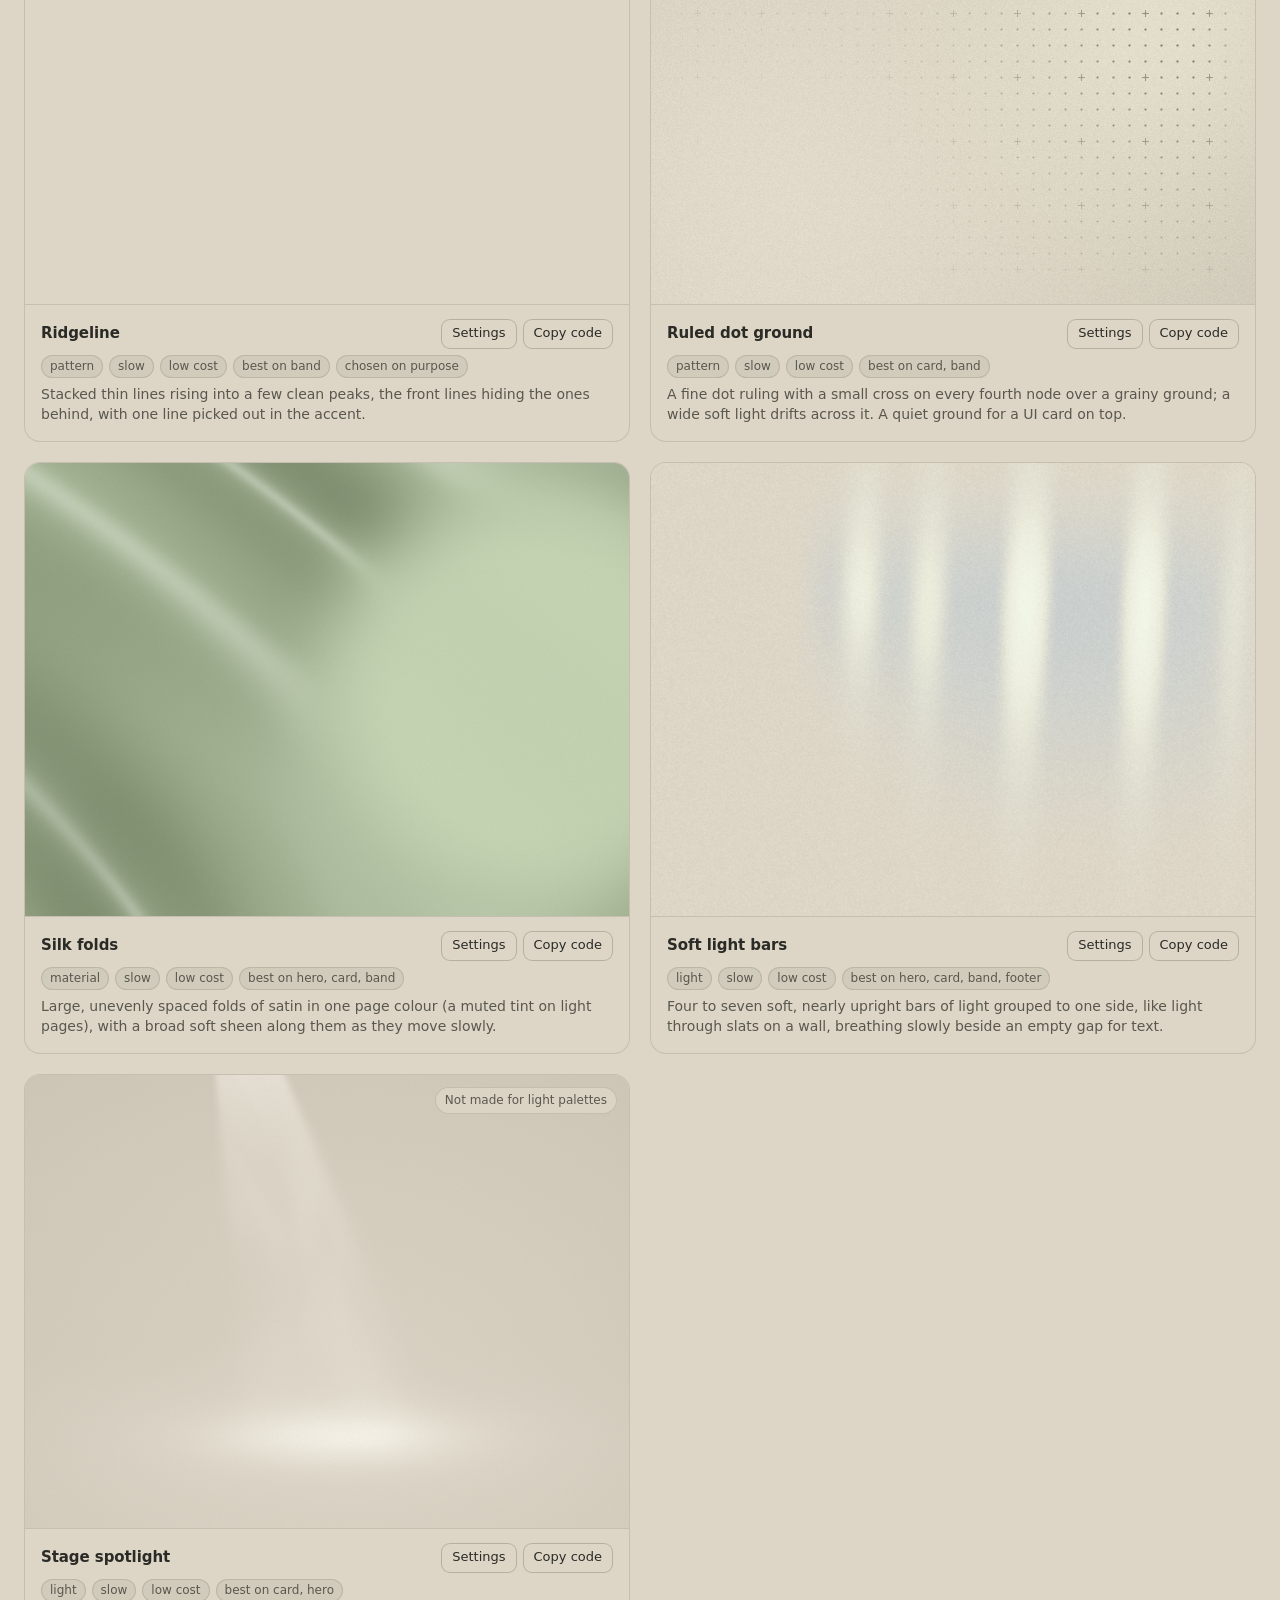
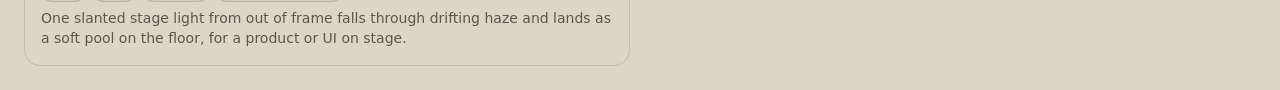
<file: .claude/skills/design-taste-frontend/assets/effects/lab.html>
<!doctype html>
<html lang="en">
<head>
<script>window.__tpGlMax = 16;   /* a gallery shows many live effects at once; a page of a site keeps the default 4 (fx.js) */</script>
<meta charset="utf-8">
<meta name="viewport" content="width=device-width, initial-scale=1">
<title>Effects lab</title>
<link rel="icon" href="data:,">
<style>
  :root {
    --bg: #ddd6c6; --surface: #d2cab8; --ink: #2a2a26; --muted: #59574e; --accent: #4f6238; --accent-ink: #ffffff;
    --line: color-mix(in oklab, var(--ink) 13%, transparent);
    --line-strong: color-mix(in oklab, var(--ink) 22%, transparent);
    --chip: color-mix(in oklab, var(--ink) 6%, var(--bg));
    --radius: 16px;
    color-scheme: light;
  }
  * { box-sizing: border-box; }
  html { -webkit-text-size-adjust: 100%; }
  body {
    margin: 0; background: var(--bg); color: var(--ink);
    font: 14px/1.45 ui-sans-serif, system-ui, -apple-system, "Segoe UI", Roboto, "Helvetica Neue", Arial, sans-serif;
    -webkit-font-smoothing: antialiased;
  }
  button, select, input { font: inherit; color: inherit; }
  .bar {
    position: sticky; top: 0; z-index: 20;
    display: flex; flex-wrap: wrap; align-items: center; justify-content: space-between; gap: 12px 20px;
    padding: 14px 24px; background: color-mix(in oklab, var(--bg) 90%, transparent);
    backdrop-filter: saturate(1.2) blur(14px); -webkit-backdrop-filter: saturate(1.2) blur(14px);
    border-bottom: 1px solid var(--line);
  }
  .title { display: flex; align-items: baseline; gap: 10px; min-width: 0; }
  .title h1 { margin: 0; font-size: 17px; font-weight: 640; letter-spacing: -0.01em; }
  .title p { margin: 0; color: var(--muted); white-space: nowrap; overflow: hidden; text-overflow: ellipsis; }
  .controls { display: flex; flex-wrap: wrap; align-items: center; gap: 8px; }
  .seg { display: inline-flex; padding: 3px; border-radius: 10px; background: var(--chip); border: 1px solid var(--line); }
  .seg button { border: 0; background: transparent; padding: 6px 12px; border-radius: 7px; cursor: pointer; color: var(--muted); }
  .seg button[aria-pressed="true"] { background: var(--bg); color: var(--ink); box-shadow: 0 1px 2px color-mix(in oklab, var(--ink) 14%, transparent); }
  .btn, select {
    height: 34px; padding: 0 12px; border-radius: 9px; border: 1px solid var(--line-strong); background: var(--bg);
    cursor: pointer; display: inline-flex; align-items: center; gap: 6px;
  }
  .btn:hover, select:hover { border-color: color-mix(in oklab, var(--ink) 35%, transparent); }
  .btn.primary { background: var(--ink); color: var(--bg); border-color: var(--ink); }
  label.check { display: inline-flex; align-items: center; gap: 7px; padding: 0 6px; cursor: pointer; color: var(--muted); }
  label.check input { accent-color: var(--accent); width: 15px; height: 15px; }
  select { max-width: 210px; }

  .grid {
    display: grid; gap: 20px; padding: 24px; max-width: 1680px; margin: 0 auto;
    grid-template-columns: repeat(auto-fit, minmax(min(100%, 400px), 1fr));
  }
  body[data-layout="wide"] .grid { grid-template-columns: 1fr; max-width: 1280px; }
  body[data-layout="hero"] .grid { grid-template-columns: 1fr; max-width: none; padding: 0; gap: 0; }
  .tile { border: 1px solid var(--line); border-radius: var(--radius); overflow: hidden; background: var(--bg); display: flex; flex-direction: column; min-width: 0; }
  body[data-layout="hero"] .tile { border-radius: 0; border-width: 0 0 1px; }
  .stage { position: relative; aspect-ratio: 4 / 3; overflow: hidden; }
  body[data-layout="wide"] .stage { aspect-ratio: 16 / 9; }
  body[data-layout="hero"] .stage { aspect-ratio: auto; height: 100vh; min-height: 560px; }
  .stage[data-unfit]::after {
    content: attr(data-unfit); position: absolute; top: 12px; right: 12px; padding: 4px 9px; border-radius: 999px;
    font-size: 12px; background: color-mix(in oklab, var(--bg) 85%, transparent); color: var(--muted); border: 1px solid var(--line);
  }

  /* sample content that sits on the effect */
  .sample { position: absolute; inset: 0; display: none; pointer-events: none; }
  body[data-ui="1"] .sample { display: block; }
  .sample-card {
    position: absolute; left: 22px; bottom: 22px; width: min(232px, calc(100% - 44px));
    display: grid; grid-template-columns: 36px 1fr; gap: 10px; align-items: center;
    padding: 12px 14px 12px 12px; border-radius: 12px; background: var(--surface); color: var(--ink);
    box-shadow: 0 1px 1px color-mix(in oklab, var(--ink) 8%, transparent), 0 10px 30px -12px rgb(0 0 0 / 0.3);
    border: 1px solid color-mix(in oklab, var(--ink) 8%, transparent);
  }
  .sample-card .ic {
    width: 36px; height: 36px; border-radius: 8px; background: var(--bg);
    background-image: radial-gradient(color-mix(in oklab, var(--ink) 55%, transparent) 1.1px, transparent 1.4px);
    background-size: 6px 6px; background-position: 3px 3px; border: 1px solid var(--line);
  }
  .sample-card b { display: block; font-size: 13px; font-weight: 600; }
  .sample-card span { display: block; font-size: 12px; color: var(--muted); font-variant-numeric: tabular-nums; }
  .sample-card .track { grid-column: 1 / -1; height: 4px; border-radius: 4px; background: color-mix(in oklab, var(--ink) 12%, transparent); position: relative; }
  .sample-card .track i { position: absolute; inset: 0 45% 0 0; border-radius: inherit; background: var(--accent); }
  .sample-head { position: absolute; left: 24px; top: 22px; right: 24px; color: var(--ink); }
  .sample-head b { display: block; font-size: clamp(18px, 2.2vw, 30px); font-weight: 640; letter-spacing: -0.02em; line-height: 1.1; max-width: 16ch; }
  .sample-head span { display: block; margin-top: 6px; color: var(--muted); max-width: 34ch; }
  body[data-layout="hero"] .sample-head { left: 48px; top: auto; bottom: 30vh; }
  body[data-layout="hero"] .sample-head b { font-size: clamp(36px, 5vw, 72px); }
  body[data-layout="hero"] .sample-card { left: 48px; bottom: 48px; }

  /* card layout: a feature card with an inset effect panel and a small UI window on it */
  .card-head { display: none; }
  body[data-layout="card"] .grid { grid-template-columns: repeat(auto-fit, minmax(min(100%, 460px), 1fr)); max-width: 1240px; gap: 16px; }
  body[data-layout="card"] .tile { padding: 22px; border: 0; background: color-mix(in oklab, var(--ink) 4.5%, var(--bg)); border-radius: 18px; }
  body[data-layout="card"] .card-head { display: block; }
  .card-head b { display: block; font-size: 15px; font-weight: 620; }
  .card-head p { margin: 4px 0 0; color: var(--muted); max-width: 52ch; }
  body[data-layout="card"] .stage { margin-top: 18px; border-radius: 12px; aspect-ratio: 16 / 10; }
  body[data-layout="card"] .info { display: none; }
  body[data-layout="card"] .sample { display: block; }
  body[data-layout="card"] .sample-head, body[data-layout="card"] .sample-card { display: none; }
  .window { display: none; }
  body[data-layout="card"] .window {
    display: block; position: absolute; left: 50%; top: 54%; transform: translate(-50%, -50%); width: 64%;
    border-radius: 10px; background: var(--surface); color: var(--ink);
    box-shadow: 0 1px 0 color-mix(in oklab, var(--ink) 6%, transparent), 0 18px 40px -16px rgb(0 0 0 / 0.35);
    border: 1px solid color-mix(in oklab, var(--ink) 10%, transparent); overflow: hidden; font-size: 12px;
  }
  .window .wbar { display: flex; align-items: center; gap: 5px; padding: 8px 10px; border-bottom: 1px solid var(--line); }
  .window .wbar i { width: 7px; height: 7px; border-radius: 50%; background: color-mix(in oklab, var(--ink) 22%, transparent); }
  .window .wbar span { margin-left: 8px; color: var(--muted); }
  .window .wbody { padding: 12px 12px 14px; display: grid; gap: 8px; }
  .window .wrow { display: flex; align-items: center; justify-content: space-between; gap: 10px; }
  .window .wrow em { font-style: normal; color: var(--muted); font-variant-numeric: tabular-nums; }
  .window .wbtn { justify-self: start; margin-top: 2px; padding: 5px 10px; border-radius: 7px; background: var(--accent); color: var(--accent-ink); font-weight: 600; }
  .info { padding: 14px 16px 16px; display: grid; gap: 4px; border-top: 1px solid var(--line); }
  body[data-layout="hero"] .info { display: none; }
  .info-top { display: flex; align-items: center; justify-content: space-between; gap: 12px; }
  .info h2 { margin: 0; font-size: 15px; font-weight: 620; letter-spacing: -0.005em; }
  .tags { display: flex; flex-wrap: wrap; gap: 6px; margin: 2px 0 2px; }
  .tags span { font-size: 12px; padding: 2px 8px; border-radius: 999px; background: var(--chip); color: var(--muted); border: 1px solid var(--line); }
  .look { margin: 0; color: var(--muted); }
  .actions { display: flex; gap: 6px; flex: none; }
  .actions .btn { height: 30px; padding: 0 10px; font-size: 13px; }

  .params { display: none; padding: 4px 16px 16px; gap: 10px 18px; grid-template-columns: repeat(auto-fill, minmax(170px, 1fr)); }
  .tile.open .params { display: grid; }
  .param { display: grid; gap: 4px; }
  .param label { display: flex; justify-content: space-between; font-size: 12px; color: var(--muted); }
  .param output { color: var(--ink); font-variant-numeric: tabular-nums; }
  .param input[type=range] { width: 100%; accent-color: var(--ink); margin: 0; }
  .params .row { grid-column: 1 / -1; display: flex; gap: 8px; align-items: center; }
  .params .row input { width: 90px; height: 30px; border-radius: 8px; border: 1px solid var(--line-strong); background: var(--bg); padding: 0 8px; }

  .empty { padding: 80px 24px; text-align: center; color: var(--muted); }
  .toast {
    position: fixed; left: 50%; bottom: 24px; transform: translate(-50%, 20px); opacity: 0; pointer-events: none;
    background: var(--ink); color: var(--bg); padding: 9px 14px; border-radius: 10px; transition: .25s ease; z-index: 30;
  }
  .toast.on { opacity: 1; transform: translate(-50%, 0); }
  @media (max-width: 640px) {
    .bar { padding: 12px 16px; }
    .grid { padding: 16px; gap: 16px; }
    .title p { display: none; }
  }
</style>
</head>
<body data-layout="grid">
<header class="bar">
  <div class="title">
    <h1>Effects lab</h1>
    <p id="count"></p>
  </div>
  <div class="controls">
    <div class="seg" role="group" aria-label="Palette type">
      <button type="button" data-kind="light">Light</button>
      <button type="button" data-kind="dark">Dark</button>
      <button type="button" data-kind="colour">Colour</button>
    </div>
    <select id="pal" aria-label="Palette"></select>
    <select id="layout" aria-label="Layout"><option value="grid">Grid</option><option value="card">Cards</option><option value="wide">Wide</option><option value="hero">Hero</option></select>
    <label class="check"><input type="checkbox" id="ui"> Show UI on top</label>
    <button type="button" class="btn" id="reseed">New seeds</button>
    <button type="button" class="btn" id="pause">Pause</button>
  </div>
</header>
<main class="grid" id="grid"></main>
<div class="toast" id="toast" role="status"></div>
<script id="palettes" type="application/json">[{"id":"white-link-blue","name":"Sheet and biro","bg":"#ffffff","surface":"#f4f4f4","ink":"#111111","muted":"#6b6b6b","accent":"#1a4be0","accentInk":"#ffffff"},{"id":"cool-white-slate","name":"Frost and slate","bg":"#f7f9fa","surface":"#ecf0f2","ink":"#1f3038","muted":"#5d6b72","accent":"#0d7480","accentInk":"#ffffff"},{"id":"rose-grey-green","name":"Rose grey, green","bg":"#ebe5e3","surface":"#e1dad7","ink":"#2b2622","muted":"#6a615d","accent":"#0f7d45","accentInk":"#ffffff"},{"id":"paper-grey-brass","name":"Newsprint and brass","bg":"#e8e8e3","surface":"#dcdcd6","ink":"#181715","muted":"#63625c","accent":"#bfb21a","accentInk":"#181715"},{"id":"stone-blueprint","name":"Stone and blueprint","bg":"#dfdedb","surface":"#d3d2ce","ink":"#26251e","muted":"#5f5d55","accent":"#2456d6","accentInk":"#ffffff"},{"id":"white-navy-tab","name":"Navy on white","bg":"#ffffff","surface":"#f4f4f2","ink":"#1f2b4d","muted":"#6a7186","accent":"#f7941d","accentInk":"#1f2b4d"},{"id":"three-stones","name":"Three stones","bg":"#eeecea","surface":"#e4e1dd","ink":"#333231","muted":"#6b6763","accent":"#5c6b54","accentInk":"#ffffff"},{"id":"putty-black-teal","name":"Putty and black","bg":"#dedad3","surface":"#d3cec6","ink":"#0a0a0a","muted":"#5c5852","accent":"#256f82","accentInk":"#ffffff"},{"id":"moss-sand","name":"Sand and moss","bg":"#ddd6c6","surface":"#d2cab8","ink":"#2a2a26","muted":"#59574e","accent":"#4f6238","accentInk":"#ffffff"},{"id":"green-mat-chocolate","name":"Bone, green, chocolate","bg":"#e5e1d8","surface":"#dad5ca","ink":"#2a1d17","muted":"#6b5b51","accent":"#456f3a","accentInk":"#ffffff"},{"id":"lunar-grey-bronze","name":"Lunar and bronze","bg":"#111111","surface":"#1c1c1c","ink":"#f2f2f2","muted":"#8f8f8f","accent":"#a08672","accentInk":"#111111"},{"id":"blue-black-cornflower","name":"Night and sky blue","bg":"#0a0d14","surface":"#131824","ink":"#e9edf3","muted":"#8891a1","accent":"#5ab9fc","accentInk":"#0a0d14"},{"id":"green-black-bone","name":"Green-black and bone","bg":"#161c1a","surface":"#1f2725","ink":"#e3e2da","muted":"#8e948d","accent":"#9fc7b8","accentInk":"#161c1a"},{"id":"black-crimson","name":"Black and crimson","bg":"#0a0a0a","surface":"#151515","ink":"#efefef","muted":"#8c8c8c","accent":"#b11226","accentInk":"#ffffff"},{"id":"forest-pale-lime","name":"Forest and lime","bg":"#0f1f10","surface":"#162a17","ink":"#ffffff","muted":"#9aa39a","accent":"#c6f19d","accentInk":"#0f1f10"},{"id":"charcoal-room-sage","name":"Charcoal and sage","bg":"#1c1c1c","surface":"#262626","ink":"#f1f1ef","muted":"#9a9b96","accent":"#8fa68e","accentInk":"#1c1c1c"},{"id":"warm-black-gold","name":"Warm black, gold","bg":"#0c0a08","surface":"#181512","ink":"#ffffff","muted":"#8f8a84","accent":"#c9a45a","accentInk":"#0c0a08"},{"id":"graphite-safety-orange","name":"Graphite and orange","bg":"#18191b","surface":"#222427","ink":"#eff0f1","muted":"#9c9ea3","accent":"#ff4a1f","accentInk":"#18191b"},{"id":"soot-pale-lime","name":"Soot and lime","bg":"#0f0f0f","surface":"#1a1a1a","ink":"#ffffff","muted":"#8f8f8f","accent":"#dafa9c","accentInk":"#0f0f0f"},{"id":"plum-black-pink","name":"Plum-black and pink","bg":"#0d060b","surface":"#1b0e17","ink":"#ffffff","muted":"#9a8f97","accent":"#ff488b","accentInk":"#0d060b"},{"id":"white-signal-red","name":"Signal red, white","bg":"#ffffff","surface":"#f2f2f2","ink":"#0a0a0a","muted":"#6b6b6b","accent":"#d92b21","accentInk":"#ffffff"},{"id":"white-mint-tiles","name":"Greys and mint","bg":"#ffffff","surface":"#f3f3f3","ink":"#232323","muted":"#6e6e6e","accent":"#a1ffcb","accentInk":"#232323"},{"id":"cool-grey-cobalt","name":"Cool grey, cobalt","bg":"#eef0f3","surface":"#e2e5ea","ink":"#0b0c0e","muted":"#5d6470","accent":"#1f2de6","accentInk":"#ffffff"},{"id":"offwhite-bottle-yellow","name":"Bottle ink, yellow","bg":"#f7f7f7","surface":"#ebebeb","ink":"#0d2a1c","muted":"#5f6b64","accent":"#f6e016","accentInk":"#0d2a1c"},{"id":"teal-on-paper","name":"Teal on paper","bg":"#f7f9f8","surface":"#ebf0ee","ink":"#06525c","muted":"#2f737d","accent":"#06525c","accentInk":"#f7f9f8"},{"id":"navy-pink","name":"Navy and pink","bg":"#1a2039","surface":"#212846","ink":"#f9a3c0","muted":"#b9879c","accent":"#f9a3c0","accentInk":"#1a2039"},{"id":"blush-aubergine","name":"Blush and aubergine","bg":"#edccbe","surface":"#e8c2b2","ink":"#351a2b","muted":"#6c4857","accent":"#351a2b","accentInk":"#edccbe"},{"id":"cobalt-on-sand","name":"Cobalt on sand","bg":"#e6dbc7","surface":"#ddd0b9","ink":"#062b8a","muted":"#3a5aa8","accent":"#062b8a","accentInk":"#e6dbc7"},{"id":"oxblood-grey","name":"Oxblood and grey","bg":"#e2e2e2","surface":"#d6d6d6","ink":"#7d0c14","muted":"#7a4a4e","accent":"#7d0c14","accentInk":"#e2e2e2"},{"id":"olive-on-bone","name":"Olive on bone","bg":"#ecebe7","surface":"#e1dfd9","ink":"#38450f","muted":"#5d683a","accent":"#38450f","accentInk":"#ecebe7"},{"id":"burgundy-bubblegum","name":"Burgundy and bubblegum","bg":"#3d0012","surface":"#4d0519","ink":"#ff99d3","muted":"#c77aa0","accent":"#ff99d3","accentInk":"#3d0012"},{"id":"bottle-green-gold","name":"Bottle green, gold","bg":"#133621","surface":"#1a4429","ink":"#f4d96c","muted":"#b3a55e","accent":"#f4d96c","accentInk":"#133621"},{"id":"cobalt-field","name":"Cobalt field","bg":"#0034eb","surface":"#002fd6","ink":"#ffffff","muted":"#dfe4f2","accent":"#e9e34a","accentInk":"#111111"},{"id":"mustard-field","name":"Mustard and black","bg":"#e1ac10","surface":"#cd9d0f","ink":"#0b0b0b","muted":"#4d3d0a","accent":"#24338f","accentInk":"#ffffff"},{"id":"carmine-field","name":"Carmine field","bg":"#9c1220","surface":"#8a101c","ink":"#ffffff","muted":"#f0b9bd","accent":"#ffd9dc","accentInk":"#9c1220"},{"id":"pink-field-lime","name":"Bubblegum and lime","bg":"#ff87ab","surface":"#ff739d","ink":"#0a0a0a","muted":"#6b1f3a","accent":"#def915","accentInk":"#0a0a0a"},{"id":"sky-field-navy","name":"Sky and navy","bg":"#6bb4ee","surface":"#7dbdf0","ink":"#0e1822","muted":"#1b3d5c","accent":"#ff5a1f","accentInk":"#0e1822"},{"id":"orange-field-black","name":"Orange and black","bg":"#ff7a1f","surface":"#ff8633","ink":"#050f16","muted":"#5a2306","accent":"#050f16","accentInk":"#ff7a1f"},{"id":"tobacco-olive","name":"Tobacco and olive","bg":"#472913","surface":"#55321a","ink":"#e4e0cf","muted":"#b39f84","accent":"#525e1b","accentInk":"#e4e0cf"},{"id":"poster-chapters","name":"Poster chapters","bg":"#e6e0d2","surface":"#dcd5c5","ink":"#1a1a1a","muted":"#5f5b52","accent":"#18bc42","accentInk":"#1a1a1a"},{"id":"blue-red-black","name":"Blue, red, black","bg":"#ffffff","surface":"#f3f3f3","ink":"#0a0a0a","muted":"#6b6b6b","accent":"#1f30e0","accentInk":"#ffffff"},{"id":"charcoal-primaries","name":"Charcoal and primaries","bg":"#191919","surface":"#242424","ink":"#ffffff","muted":"#9a9a9a","accent":"#0c7866","accentInk":"#ffffff"},{"id":"ultramarine-yellow","name":"Ultramarine and yellow","bg":"#1423b8","surface":"#1220a6","ink":"#ffffff","muted":"#e4e2d6","accent":"#1fc27a","accentInk":"#0a0a0a"},{"id":"candy-chapters","name":"Candy chapters","bg":"#ffd249","surface":"#f5c63c","ink":"#0a0a0a","muted":"#5e4a0a","accent":"#f53fd6","accentInk":"#0a0a0a"},{"id":"orange-sky-lime","name":"Orange, sky, lime","bg":"#ff8126","surface":"#ff8d3a","ink":"#111111","muted":"#5c2a05","accent":"#de194b","accentInk":"#ffffff"},{"id":"post-red-mustard","name":"Post red, mustard","bg":"#e2dccf","surface":"#d7d0c1","ink":"#2a1110","muted":"#6b524c","accent":"#4a6f84","accentInk":"#ffffff"},{"id":"mint-orange-grey","name":"Grey, mint, orange","bg":"#ffffff","surface":"#f5f5f5","ink":"#000000","muted":"#666666","accent":"#a7ff9c","accentInk":"#000000"},{"id":"report-blocks","name":"Report blocks","bg":"#ffffff","surface":"#f6f6f6","ink":"#000000","muted":"#5f5f5f","accent":"#fe7141","accentInk":"#000000"},{"id":"card-pastels","name":"Card pastels","bg":"#f7f7f5","surface":"#ebebe8","ink":"#000000","muted":"#666662","accent":"#d0106f","accentInk":"#ffffff"},{"id":"mint-pink-accounts","name":"Mint and pink","bg":"#f8f8f8","surface":"#eeeeee","ink":"#0a0a0a","muted":"#6a6a6a","accent":"#1f6b3a","accentInk":"#ffffff"},{"id":"swap-pastels","name":"Swapping pastels","bg":"#c3d7e5","surface":"#d0e0eb","ink":"#141414","muted":"#4a5068","accent":"#0f5257","accentInk":"#ffffff"},{"id":"blush-sage-slate","name":"Blush, sage, slate","bg":"#a6b3bc","surface":"#b2bdc5","ink":"#1c1c1c","muted":"#38424a","accent":"#2c3620","accentInk":"#e3e2da"},{"id":"candy-on-black","name":"Candy on black","bg":"#000000","surface":"#0d0d0d","ink":"#ffffff","muted":"#999999","accent":"#93f1f7","accentInk":"#000000"},{"id":"sky-sand","name":"Sky and sand","bg":"#cbe4f2","surface":"#bcdcee","ink":"#0a0a0a","muted":"#44606e","accent":"#b0298f","accentInk":"#ffffff"},{"id":"studio-grey","name":"Studio grey","bg":"#a8a8aa","surface":"#b4b4b6","ink":"#0e0e0e","muted":"#3a3a3c","accent":"#1f5c49","accentInk":"#ffffff"},{"id":"walnut-tan","name":"Walnut and tan","bg":"#2b2216","surface":"#382d1e","ink":"#e4e2da","muted":"#a39a8b","accent":"#bda38b","accentInk":"#2b2216"}]</script>
<script id="presets" type="application/json">{"light":"moss-sand","dark":"blue-black-cornflower","colour":"cobalt-field"}</script>
<script type="module">
  import fx from './fx.js';

  const q = new URLSearchParams(location.search);
  const PALETTES = JSON.parse(document.getElementById('palettes').textContent);
  const PRESETS = JSON.parse(document.getElementById('presets').textContent);
  const byId = Object.fromEntries(PALETTES.map(p => [p.id, p]));
  const $ = s => document.querySelector(s);
  const grid = $('#grid');

  if (q.has('fallback')) fx.config.forceFallback = true;
  if (q.has('webgl1')) fx.config.forceWebGL1 = true;
  if (q.has('time')) fx.setClock(+q.get('time'));
  document.body.dataset.layout = ['wide', 'hero', 'card'].includes(q.get('layout')) ? q.get('layout') : 'grid';
  $('#layout').value = document.body.dataset.layout;
  $('#layout').addEventListener('change', e => { document.body.dataset.layout = e.target.value; syncUrl(); });
  document.body.dataset.ui = q.get('ui') === '1' ? '1' : '0';
  $('#ui').checked = document.body.dataset.ui === '1';

  let palette = pickPalette(q.get('palette') || 'light');
  let paused = false;
  const tiles = [];

  function pickPalette(key) {
    const id = PRESETS[key] || key;
    return byId[id] || byId[PRESETS.light] || PALETTES[0];
  }
  function applyPalette(p) {
    const r = document.documentElement.style;
    r.setProperty('--bg', p.bg); r.setProperty('--surface', p.surface); r.setProperty('--ink', p.ink);
    r.setProperty('--muted', p.muted); r.setProperty('--accent', p.accent); r.setProperty('--accent-ink', p.accentInk);
    document.documentElement.style.colorScheme = fx.paletteKind(p) === 'light' ? 'light' : 'dark';
    const kind = fx.paletteKind(p);
    for (const b of document.querySelectorAll('.seg button')) b.setAttribute('aria-pressed', String(PRESETS[b.dataset.kind] === p.id));
    $('#pal').value = p.id;
    for (const t of tiles) {
      const fits = t.meta.palettes.includes(kind);
      if (fits) t.stage.removeAttribute('data-unfit'); else t.stage.setAttribute('data-unfit', `Not made for ${kind} palettes`);
      t.ctrl?.setPalette(fx.normalizePalette(p));
    }
  }
  function toast(msg) {
    const el = $('#toast'); el.textContent = msg; el.classList.add('on');
    clearTimeout(toast.t); toast.t = setTimeout(() => el.classList.remove('on'), 1600);
  }
  const fmt = (v, d) => (d.step && d.step >= 1 ? String(Math.round(v)) : (+v).toFixed(2));

  function snippet(t) {
    const p = t.ctrl.params, d = t.meta.params || {};
    const changed = Object.fromEntries(Object.entries(p).filter(([k, v]) => d[k] && v !== d[k].default));
    const attrs = [`data-fx="${t.meta.id}"`, `data-fx-seed="${t.ctrl.seed}"`];
    if (Object.keys(changed).length) attrs.push(`data-fx-params='${JSON.stringify(changed)}'`);
    return `<div ${attrs.join(' ')}></div>`;
  }

  function buildTile(meta, i) {
    const tile = document.createElement('article');
    tile.className = 'tile';
    tile.dataset.id = meta.id;
    tile.innerHTML = `
      <div class="card-head"><b></b><p></p></div>
      <div class="stage">
        <div class="sample" aria-hidden="true">
          <div class="window"><div class="wbar"><i></i><i></i><i></i><span>Settings</span></div>
            <div class="wbody"><div class="wrow"><span>Grain</span><em>0.60</em></div><div class="wrow"><span>Speed</span><em>0.50</em></div><span class="wbtn">Apply</span></div></div>
          <div class="sample-head"><b>A headline sits here</b><span>Secondary text, to check contrast on the effect.</span></div>
          <div class="sample-card"><div class="ic"></div><div><b></b><span></span></div><div class="track"><i></i></div></div>
        </div>
      </div>
      <div class="info">
        <div class="info-top">
          <h2></h2>
          <div class="actions">
            <button type="button" class="btn" data-act="params" aria-expanded="false">Settings</button>
            <button type="button" class="btn" data-act="copy">Copy code</button>
          </div>
        </div>
        <div class="tags"></div>
        <p class="look"></p>
      </div>
      <div class="params"></div>`;
    tile.querySelector('h2').textContent = meta.name;
    tile.querySelector('.card-head b').textContent = meta.name;
    tile.querySelector('.card-head p').textContent = meta.look;
    tile.querySelector('.window .wbar span').textContent = meta.name;
    const wk = Object.keys(meta.params || {}).slice(0, 2);
    tile.querySelectorAll('.window .wrow').forEach((row, n) => {
      const k = wk[n];
      if (!k) { row.remove(); return; }
      row.querySelector('span').textContent = k[0].toUpperCase() + k.slice(1);
      row.querySelector('em').textContent = fmt(meta.params[k].default, meta.params[k]);
    });
    tile.querySelector('.look').textContent = meta.look;
    tile.querySelector('.sample-card b').textContent = meta.name;
    const keys = Object.keys(meta.params || {}).slice(0, 2);
    tile.querySelector('.sample-card span').textContent = keys.map(k => `${k} ${fmt(meta.params[k].default, meta.params[k])}`).join(' · ');
    const tags = [meta.family, meta.motion, `${meta.cost} cost`, `best on ${meta.bestOn.join(', ')}`, ...(meta.random === false ? ['chosen on purpose'] : [])];
    tile.querySelector('.tags').append(...tags.map(s => Object.assign(document.createElement('span'), { textContent: s })));
    const stage = tile.querySelector('.stage');
    const seed = q.has('seed') ? (+q.get('seed') + i * 101) : 1000 + i * 37;
    const t = { meta, tile, stage, seed, ctrl: null };
    tile.querySelector('[data-act="copy"]').addEventListener('click', async () => {
      if (!t.ctrl) return;
      try { await navigator.clipboard.writeText(snippet(t)); toast('Code copied'); }
      catch (_) { prompt('Copy this code', snippet(t)); }
    });
    tile.querySelector('[data-act="params"]').addEventListener('click', e => {
      const open = tile.classList.toggle('open');
      e.currentTarget.setAttribute('aria-expanded', String(open));
    });
    buildParams(t);
    return t;
  }

  function buildParams(t) {
    const box = t.tile.querySelector('.params');
    box.innerHTML = '';
    for (const [k, d] of Object.entries(t.meta.params || {})) {
      const id = `${t.meta.id}-${k}`;
      const row = document.createElement('div');
      row.className = 'param';
      row.innerHTML = `<label for="${id}"><span>${k}</span><output></output></label><input type="range" id="${id}">`;
      const inp = row.querySelector('input'), out = row.querySelector('output');
      inp.min = d.min; inp.max = d.max; inp.step = d.step || (d.max - d.min) / 100; inp.value = d.default;
      out.textContent = fmt(d.default, d);
      inp.addEventListener('input', () => { out.textContent = fmt(+inp.value, d); t.ctrl?.set({ [k]: +inp.value }); });
      box.append(row);
    }
    const row = document.createElement('div');
    row.className = 'row';
    row.innerHTML = `<span>Seed</span><input type="number" min="0" max="9999" step="1"><button type="button" class="btn">Reset</button>`;
    const seedIn = row.querySelector('input');
    seedIn.value = t.seed;
    seedIn.addEventListener('change', () => { t.seed = +seedIn.value || 0; remount(t); });
    row.querySelector('button').addEventListener('click', () => { buildParams(t); remount(t); });
    box.append(row);
  }

  async function remount(t, params) {
    t.ctrl = await fx.mount(t.stage, t.meta.id, { palette: fx.normalizePalette(palette), params: params || currentParams(t), seed: t.seed });
    if (paused) t.ctrl.pause();
    t.tile.querySelector('.params .row input').value = t.seed;
    // the seed may place the calm area and focal point (fx.compose): show the values in use
    for (const [k, d] of Object.entries(t.meta.params || {})) {
      const inp = t.tile.querySelector(`#${t.meta.id}-${k}`);
      if (inp && t.ctrl.params[k] != null) { inp.value = t.ctrl.params[k]; inp.previousElementSibling.querySelector('output').textContent = fmt(t.ctrl.params[k], d); }
    }
  }
  function currentParams(t) {
    const out = {};
    for (const inp of t.tile.querySelectorAll('.param input')) out[inp.id.slice(t.meta.id.length + 1)] = +inp.value;
    return out;
  }

  // controls
  for (const b of document.querySelectorAll('.seg button')) {
    b.addEventListener('click', () => { palette = pickPalette(b.dataset.kind); applyPalette(palette); syncUrl(); });
  }
  const sel = $('#pal');
  const groups = { light: [], dark: [], colour: [] };
  for (const p of PALETTES) groups[fx.paletteKind(p)].push(p);
  for (const [k, list] of Object.entries(groups)) {
    const og = document.createElement('optgroup');
    og.label = k[0].toUpperCase() + k.slice(1);
    for (const p of list) og.append(new Option(p.name, p.id));
    sel.append(og);
  }
  sel.addEventListener('change', () => { palette = pickPalette(sel.value); applyPalette(palette); syncUrl(); });
  $('#ui').addEventListener('change', e => {
    document.body.dataset.ui = e.target.checked ? '1' : '0';
    syncUrl();
    // a page puts the calm area where its text is; with the sample text on, do the same
    const calm = textCalm();
    for (const t of tiles) remount(t, calm ? { ...currentParams(t), ...calm } : {});
  });
  $('#layout').addEventListener('change', () => {
    const calm = textCalm();
    if (calm) for (const t of tiles) remount(t, { ...currentParams(t), ...calm });
  });
  // where the sample headline sits (0..1 of the frame), or null when no text is on the effect
  function textCalm() {
    const layout = document.body.dataset.layout;
    if (document.body.dataset.ui !== '1' || layout === 'card') return null;
    return layout === 'hero' ? { calmX: 0.2, calmY: 0.62 } : { calmX: 0.2, calmY: 0.18 };
  }
  $('#reseed').addEventListener('click', () => {
    for (const t of tiles) { t.seed = Math.floor(Math.random() * 10000); remount(t); }
  });
  $('#pause').addEventListener('click', e => {
    paused = !paused;
    e.currentTarget.textContent = paused ? 'Play' : 'Pause';
    for (const t of tiles) paused ? t.ctrl?.pause() : t.ctrl?.resume();
  });
  function syncUrl() {
    const u = new URL(location.href);
    u.searchParams.set('palette', palette.id);
    if (document.body.dataset.ui === '1') u.searchParams.set('ui', '1'); else u.searchParams.delete('ui');
    if (document.body.dataset.layout !== 'grid') u.searchParams.set('layout', document.body.dataset.layout); else u.searchParams.delete('layout');
    history.replaceState(null, '', u);
  }

  // load
  let index;
  try { index = await fetch('./index.json', { cache: 'no-store' }).then(r => { if (!r.ok) throw new Error(r.status); return r.json(); }); }
  catch (err) { grid.innerHTML = '<p class="empty">index.json did not load. Run: node scripts/effects.mjs index, and serve this folder over http.</p>'; throw err; }
  let list = index.effects || [];
  const only = (q.get('only') || '').split(',').map(s => s.trim()).filter(Boolean);
  if (only.length) list = only.map(id => list.find(e => e.id === id)).filter(Boolean);
  if (q.get('family')) list = list.filter(e => e.family === q.get('family'));
  const kinds = new Set(list.map(e => e.family));
  $('#count').textContent = `${list.length} effect${list.length === 1 ? '' : 's'} in ${kinds.size} famil${kinds.size === 1 ? 'y' : 'ies'}. Colours come from the page palette.`;
  if (!list.length) grid.innerHTML = '<p class="empty">No effects match.</p>';
  list.forEach((meta, i) => { const t = buildTile(meta, i); tiles.push(t); grid.append(t.tile); });
  applyPalette(palette);
  await Promise.all(tiles.map(t => remount(t, { ...(textCalm() || {}) })));
  document.documentElement.dataset.ready = '1';
</script>
</body>
</html>
</file>
<file: sultan-istanbul/styles.css>
/* Sultan Istanbul, Haripur — royal Ottoman theme: maroon, gold, cream, terracotta */
:root {
  --maroon: #4a0b10;
  --maroon-2: #2a0a0c;
  --ink: #1d0d0b;
  --crimson: #9e1b22;
  --crimson-2: #b8262e;
  --gold: #d6a84e;
  --gold-2: #f0cf7e;
  --gold-d: #a87a26;
  --cream: #faf3e6;
  --cream-2: #f2e6cf;
  --terra: #b9552a;
  --muted: #6e5b52;
  --wa: #1fae5b;
  --wa-2: #25d366;
  --r: 18px;
  --shadow: 0 18px 40px -18px rgba(42, 10, 12, .45);
  --display: "Cinzel", "Times New Roman", serif;
  --accent: "Cormorant Garamond", Georgia, serif;
  --body: "Manrope", system-ui, -apple-system, "Segoe UI", sans-serif;
  --ease: cubic-bezier(.22, 1, .36, 1);
}
*, *::before, *::after { box-sizing: border-box; }
html { scroll-behavior: smooth; scroll-padding-top: 84px; -webkit-text-size-adjust: 100%; }
body { margin: 0; font: 400 16px/1.6 var(--body); color: var(--ink); background: var(--cream); overflow-x: hidden; }
img, video { display: block; max-width: 100%; }
a { color: inherit; }
button, input, select, textarea { font: inherit; color: inherit; }
h1, h2, h3 { margin: 0; }
p { margin: 0; }
.ic { width: 18px; height: 18px; flex: none; }
.sr, .skip:not(:focus) { position: absolute; width: 1px; height: 1px; overflow: hidden; clip: rect(0 0 0 0); white-space: nowrap; }
.skip:focus { position: fixed; z-index: 100; top: 10px; left: 10px; background: var(--gold); padding: 10px 16px; border-radius: 10px; }
.wrap { width: min(1180px, 100% - 48px); margin-inline: auto; }
:focus-visible { outline: 3px solid var(--gold); outline-offset: 3px; }

/* ---------- buttons ---------- */
.btn { display: inline-flex; align-items: center; justify-content: center; gap: 10px; height: 52px; padding: 0 26px; border-radius: 999px; border: 0; font-weight: 700; font-size: 15px; text-decoration: none; cursor: pointer; transition: transform .25s var(--ease), box-shadow .25s var(--ease), background .25s; white-space: nowrap; }
.btn:hover { transform: translateY(-2px); }
.btn:active { transform: translateY(0) scale(.98); }
.btn.gold { background: linear-gradient(180deg, var(--gold-2), var(--gold)); color: var(--maroon-2); box-shadow: 0 10px 24px -10px rgba(214, 168, 78, .8), inset 0 1px 0 rgba(255,255,255,.5); }
.btn.wa { background: linear-gradient(180deg, var(--wa-2), var(--wa)); color: #fff; box-shadow: 0 10px 24px -10px rgba(31, 174, 91, .8); }
.btn.dark { background: var(--maroon); color: var(--cream); }
.btn.line { background: #fff; border: 1.5px solid var(--maroon); color: var(--maroon); }
.btn.sm { height: 42px; padding: 0 18px; font-size: 14px; }
.btn.lg { height: 60px; padding: 0 32px; font-size: 16px; }
.btn.full { width: 100%; }

/* ---------- header ---------- */
header.site { position: fixed; inset: 0 0 auto; z-index: 50; transition: background .35s, box-shadow .35s, backdrop-filter .35s; }
header.site.solid { background: rgba(42, 10, 12, .92); -webkit-backdrop-filter: blur(10px); backdrop-filter: blur(10px); box-shadow: 0 10px 30px -20px #000; }
.bar { display: flex; align-items: center; gap: 24px; height: 76px; }
.brand { display: flex; align-items: center; gap: 12px; text-decoration: none; color: #fff; }
.brand img { width: 44px; height: 44px; border-radius: 50%; box-shadow: 0 0 0 2px var(--gold); }
.brand b { display: block; font: 700 18px/1.1 var(--display); letter-spacing: .04em; }
.brand small { display: block; font-size: 11px; letter-spacing: .3em; text-transform: uppercase; color: var(--gold-2); }
.links { margin-left: auto; display: flex; gap: 26px; }
.links a { color: #fff; text-decoration: none; font-weight: 600; font-size: 14px; position: relative; padding: 6px 0; }
.links a::after { content: ""; position: absolute; left: 0; right: 0; bottom: 0; height: 2px; background: var(--gold); transform: scaleX(0); transform-origin: left; transition: transform .3s var(--ease); }
.links a:hover::after { transform: scaleX(1); }
.cart-btn { display: inline-flex; align-items: center; gap: 8px; height: 44px; padding: 0 8px 0 18px; border-radius: 999px; border: 0; background: linear-gradient(180deg, var(--gold-2), var(--gold)); color: var(--maroon-2); font-weight: 800; cursor: pointer; box-shadow: 0 8px 20px -10px rgba(214,168,78,.9); transition: transform .2s var(--ease); }
.cart-btn:hover { transform: translateY(-2px); }
.count { display: inline-grid; place-items: center; min-width: 28px; height: 28px; padding: 0 6px; border-radius: 999px; background: var(--maroon-2); color: var(--gold-2); font-size: 13px; }
.count.bump { animation: bump .45s var(--ease); }
@keyframes bump { 40% { transform: scale(1.35); } }

/* ---------- hero ---------- */
.hero { position: relative; min-height: 100vh; min-height: 100svh; display: grid; place-items: center; overflow: hidden; background: var(--maroon-2); color: #fff; text-align: center; }
.hero-films { position: absolute; inset: 0; display: grid; grid-template-columns: 1fr 1fr 1fr; }
.film { width: 100%; height: 100%; object-fit: cover; }
.film-c { box-shadow: 0 0 0 2px var(--gold); position: relative; z-index: 1; }
.hero-shade { position: absolute; inset: 0; background:
  radial-gradient(ellipse 50% 52% at 50% 50%, rgba(29, 6, 8, .74), rgba(29, 6, 8, .3) 75%),
  linear-gradient(180deg, rgba(29,6,8,.7) 0%, rgba(29,6,8,.15) 28%, rgba(29,6,8,.25) 70%, rgba(29,6,8,.95) 100%); }
.hero-inner { position: relative; z-index: 2; padding: 110px 0 70px; display: grid; justify-items: center; gap: 18px; }
.pill { display: inline-flex; gap: 10px; padding: 8px 18px; border-radius: 999px; border: 1px solid rgba(240, 207, 126, .55); background: rgba(42,10,12,.55); font-size: 12px; font-weight: 700; letter-spacing: .28em; text-transform: uppercase; color: var(--gold-2); }
.pill i { font-style: normal; opacity: .6; }
.hero-badge { width: 132px; height: 132px; border-radius: 50%; box-shadow: 0 0 0 3px var(--gold), 0 0 0 9px rgba(214,168,78,.25), 0 24px 50px -10px #000; animation: float 6s ease-in-out infinite; }
@keyframes float { 50% { transform: translateY(-8px); } }
.hero h1 { display: grid; gap: 4px; }
.h1-top { font: 800 clamp(44px, 7.4vw, 96px)/.98 var(--display); letter-spacing: .03em; text-shadow: 0 6px 30px rgba(0,0,0,.55); background: linear-gradient(180deg, #fff 30%, var(--gold-2)); -webkit-background-clip: text; background-clip: text; color: transparent; }
.arabic { font: 700 clamp(26px, 3.4vw, 40px)/1.2 "Amiri", serif; color: var(--gold); }
.tagline { max-width: 560px; font: italic 500 clamp(20px, 2.2vw, 26px)/1.35 var(--accent); color: #f6ead2; }
.cta { display: flex; flex-wrap: wrap; justify-content: center; gap: 14px; margin-top: 6px; }
.facts { display: grid; grid-template-columns: repeat(3, auto); gap: 0; margin: 18px 0 0; border-top: 1px solid rgba(240,207,126,.3); padding-top: 18px; }
.facts div { padding: 0 30px; border-left: 1px solid rgba(240,207,126,.3); }
.facts div:first-child { border-left: 0; }
.facts dt { font: 700 20px/1.2 var(--display); color: var(--gold-2); }
.facts dd { margin: 2px 0 0; font-size: 13px; color: #e9dcc6; }
/* hero entrance */
.hero-inner > * { opacity: 0; transform: translateY(18px); animation: rise .9s var(--ease) forwards; }
.hero-inner > :nth-child(2) { animation-delay: .1s; } .hero-inner > :nth-child(3) { animation-delay: .2s; }
.hero-inner > :nth-child(4) { animation-delay: .3s; } .hero-inner > :nth-child(5) { animation-delay: .42s; } .hero-inner > :nth-child(6) { animation-delay: .55s; }
@keyframes rise { to { opacity: 1; transform: none; } }

/* ---------- ticker ---------- */
.ticker { background: linear-gradient(90deg, var(--gold-d), var(--gold), var(--gold-2), var(--gold), var(--gold-d)); color: var(--maroon-2); overflow: hidden; border-block: 2px solid var(--maroon-2); }
.ticker-track { display: flex; width: max-content; animation: tick 38s linear infinite; }
.ticker:hover .ticker-track { animation-play-state: paused; }
.ticker span { display: inline-flex; align-items: center; gap: 10px; padding: 14px 34px; font: 700 15px/1 var(--display); letter-spacing: .06em; text-transform: uppercase; white-space: nowrap; }
.ticker s { opacity: .55; font-size: 13px; }
@keyframes tick { to { transform: translateX(-50%); } }

/* ---------- sections ---------- */
.sec { padding: 110px 0; position: relative; }
.cream { background: var(--cream); }
.cream::before { content: ""; position: absolute; inset: 0; pointer-events: none; opacity: .5;
  background-image: radial-gradient(circle at 1px 1px, rgba(158, 27, 34, .09) 1px, transparent 0); background-size: 26px 26px; }
.royal { background: radial-gradient(ellipse 80% 60% at 50% 0%, #5c1117, var(--maroon-2) 70%); color: #f7ecd8; }
.royal::before { content: ""; position: absolute; inset: 0; pointer-events: none; opacity: .12;
  background-image: url("data:image/svg+xml,%3Csvg xmlns='http://www.w3.org/2000/svg' width='80' height='80' viewBox='0 0 80 80'%3E%3Cg fill='none' stroke='%23f0cf7e' stroke-width='1'%3E%3Cpath d='M40 4 L52 28 L76 40 L52 52 L40 76 L28 52 L4 40 L28 28 Z'/%3E%3Ccircle cx='40' cy='40' r='9'/%3E%3C/g%3E%3C/svg%3E"); }
.terracotta { background: linear-gradient(135deg, #8f3a1b, var(--terra) 55%, #a9461f); color: #fff6e6; }
.sec > .wrap { position: relative; }
.head { text-align: center; max-width: 720px; margin: 0 auto 54px; display: grid; justify-items: center; gap: 14px; }
.kicker { display: inline-flex; align-items: center; gap: 12px; font-size: 12px; font-weight: 800; letter-spacing: .3em; text-transform: uppercase; color: var(--crimson); }
.kicker .orn { width: 60px; height: 8px; }
.gold-t { color: var(--gold-2); }
.head h2, .palace-copy h2, .band h2 { font: 700 clamp(32px, 4.6vw, 56px)/1.08 var(--display); letter-spacing: .01em; }
.cream .head h2 { color: var(--maroon); }
.lead { font-size: 17px; color: var(--muted); max-width: 600px; }
.royal .lead { color: #dcc9ad; }

/* ---------- reveal ---------- */
.reveal { opacity: 0; transform: translateY(26px); transition: opacity .8s var(--ease), transform .8s var(--ease); }
.reveal.in { opacity: 1; transform: none; }

/* ---------- signature platters ---------- */
.sig-grid { display: grid; grid-template-columns: repeat(3, 1fr); gap: 22px; }
.dish.big { grid-column: 1 / -1; display: grid; grid-template-columns: 1.15fr 1fr; grid-template-rows: 1fr auto auto 1fr; }
.dish.big > img { grid-row: 1 / -1; grid-column: 1; height: 100%; min-height: 400px; aspect-ratio: auto; }
.dish.big .chips { grid-row: 2; grid-column: 2; }
.dish.big .dish-body { grid-row: 3; grid-column: 2; flex: none; }
.dish.big h3 { font-size: 34px !important; }
.dish.big .chips { padding: 28px 34px 0; }
.dish.big .dish-body { padding: 18px 34px 30px; }
.dish { position: relative; border-radius: 22px; overflow: hidden; background: #fff; box-shadow: var(--shadow); display: flex; flex-direction: column; border: 1px solid rgba(168,122,38,.25); transition: transform .35s var(--ease), box-shadow .35s var(--ease); }
.dish:hover { transform: translateY(-4px); box-shadow: 0 26px 50px -20px rgba(42,10,12,.55); }
.dish > img { width: 100%; height: auto; aspect-ratio: 4 / 3; object-fit: cover; transition: transform .8s var(--ease); }
.dish:hover > img { transform: scale(1.04); }
.dish.big { background: var(--maroon-2); color: #fff; }
.tag { position: absolute; top: 14px; left: 14px; padding: 6px 12px; border-radius: 999px; font-size: 11px; font-weight: 800; letter-spacing: .14em; text-transform: uppercase; }
.tag.red { background: var(--crimson); color: #fff; }
.tag.gold { background: linear-gradient(180deg, var(--gold-2), var(--gold)); color: var(--maroon-2); }
.film-copy .tag, .dish-body .tag { position: static; display: inline-block; }
.chips { list-style: none; margin: 0; padding: 18px 22px 0; display: flex; flex-wrap: wrap; gap: 8px; }
.chips li { padding: 5px 11px; border-radius: 999px; background: rgba(240,207,126,.14); border: 1px solid rgba(240,207,126,.35); color: var(--gold-2); font-size: 12px; font-weight: 700; }
.dish-body { padding: 20px 22px 22px; display: grid; gap: 8px; flex: 1; align-content: start; }
.dish h3 { font: 700 23px/1.2 var(--display); color: var(--maroon); }
.dish.big h3 { color: var(--gold-2); font-size: 28px; }
.dish-body > p { color: var(--muted); font-size: 15px; }
.dish.big .dish-body > p { color: #e8d9c0; }
.row { display: flex; align-items: center; justify-content: space-between; gap: 12px; margin-top: auto; padding-top: 10px; }
.price { font: 800 26px/1 var(--display); color: var(--crimson); }
.dish.big .price { color: var(--gold-2); font-size: 32px; }
.price s { font: 600 15px var(--body); color: var(--muted); margin-left: 6px; }
.dish.big .price s { color: #c9b393; }
.add { display: inline-flex; align-items: center; gap: 6px; height: 44px; padding: 0 18px; border-radius: 999px; border: 0; cursor: pointer; font-weight: 800; background: linear-gradient(180deg, var(--gold-2), var(--gold)); color: var(--maroon-2); box-shadow: 0 8px 18px -10px rgba(168,122,38,.9); transition: transform .2s var(--ease); }
.add:hover { transform: translateY(-2px); }
.add:active { transform: scale(.95); }
.add .ic { width: 16px; height: 16px; }

/* ---------- film cards ---------- */
.film-grid { display: grid; grid-template-columns: repeat(4, 1fr); gap: 20px; }
.film-card { position: relative; border-radius: 22px; overflow: hidden; aspect-ratio: 9 / 15; background: #000; box-shadow: 0 0 0 1px rgba(240,207,126,.35), 0 30px 50px -25px #000; transition: transform .4s var(--ease); }
.film-card:hover { transform: translateY(-6px); }
.film-card video { position: absolute; inset: 0; width: 100%; height: 100%; object-fit: cover; }
.film-card::after { content: ""; position: absolute; inset: 0; background: linear-gradient(180deg, transparent 38%, rgba(20,4,6,.94) 88%); }
.film-copy { position: absolute; left: 0; right: 0; bottom: 0; z-index: 1; padding: 20px; display: grid; gap: 8px; justify-items: start; }
.film-copy h3 { font: 700 24px/1.15 var(--display); color: var(--gold-2); }
.film-copy p { font-size: 14px; color: #eadcc6; }
.ask { display: inline-flex; align-items: center; gap: 8px; margin-top: 6px; padding: 9px 14px; border-radius: 999px; background: rgba(255,255,255,.1); border: 1px solid rgba(255,255,255,.25); color: #fff; font-size: 13px; font-weight: 700; text-decoration: none; cursor: pointer; transition: background .2s; }
.ask:hover { background: rgba(37,211,102,.25); }
.ask .ic { width: 16px; height: 16px; }

/* ---------- menu ---------- */
.menu-tools { display: flex; flex-wrap: wrap; gap: 16px; align-items: center; justify-content: space-between; margin-bottom: 28px; position: sticky; top: 76px; z-index: 5; padding: 12px 0; background: linear-gradient(var(--cream) 80%, transparent); }
.tabs { display: flex; flex-wrap: wrap; gap: 8px; }
.tabs button { height: 42px; padding: 0 18px; border-radius: 999px; border: 1px solid rgba(74,11,16,.18); background: #fff; font-weight: 700; font-size: 14px; cursor: pointer; transition: background .2s, color .2s; }
.tabs button[aria-selected="true"] { background: var(--maroon); color: var(--gold-2); border-color: var(--maroon); }
.search { display: flex; align-items: center; gap: 8px; height: 46px; padding: 0 16px; border-radius: 999px; background: #fff; border: 1px solid rgba(74,11,16,.18); min-width: 280px; color: var(--muted); }
.search input { border: 0; outline: 0; background: transparent; width: 100%; color: var(--ink); }
.menu-group { display: grid; grid-template-columns: 300px 1fr; gap: 22px; margin-bottom: 26px; }
.mg-cover { position: relative; border-radius: 20px; overflow: hidden; min-height: 240px; align-self: start; box-shadow: var(--shadow); }
.mg-cover img { position: absolute; inset: 0; width: 100%; height: 100%; object-fit: cover; }
.mg-cover::after { content: ""; position: absolute; inset: 0; background: linear-gradient(180deg, transparent 30%, rgba(29,6,8,.9)); }
.mg-cover div { position: absolute; left: 20px; right: 20px; bottom: 18px; z-index: 1; color: #fff; }
.mg-cover small { font-size: 11px; font-weight: 800; letter-spacing: .25em; text-transform: uppercase; color: var(--gold-2); }
.mg-cover h3 { font: 700 28px/1.1 var(--display); margin-top: 4px; }
.mg-cover p { font-size: 13px; color: #e6d6bb; margin-top: 6px; }
.mg-items { background: #fff; border-radius: 20px; box-shadow: var(--shadow); padding: 6px 22px; border: 1px solid rgba(168,122,38,.2); }
.mi { display: flex; align-items: center; gap: 16px; padding: 16px 0; border-bottom: 1px solid rgba(74,11,16,.09); }
.mi:last-child { border-bottom: 0; }
.mi-txt { flex: 1; min-width: 0; }
.mi-name { font-weight: 800; font-size: 16px; display: flex; align-items: center; flex-wrap: wrap; gap: 8px; }
.mi-name em { font-style: normal; font-size: 10px; font-weight: 800; letter-spacing: .12em; text-transform: uppercase; padding: 3px 8px; border-radius: 999px; background: var(--maroon); color: var(--gold-2); }
.mi-desc { font-size: 13.5px; color: var(--muted); margin-top: 2px; }
.mi-price { font: 800 17px/1 var(--body); color: var(--crimson); white-space: nowrap; }
.mi-act { display: flex; align-items: center; gap: 14px; flex: none; }
.mi .add { height: 38px; padding: 0 14px; font-size: 14px; }
.mi .ask-sm { display: inline-flex; align-items: center; gap: 6px; height: 38px; padding: 0 14px; border-radius: 999px; background: #eaf8ef; color: #127a3e; font-weight: 800; font-size: 13px; text-decoration: none; white-space: nowrap; }
.mi .ask-sm .ic { width: 15px; height: 15px; }
.empty { text-align: center; color: var(--muted); padding: 30px; }

/* ---------- palace ---------- */
.palace { display: grid; grid-template-columns: 1fr 1.05fr; gap: 60px; align-items: center; }
.palace-copy { display: grid; gap: 18px; }
.palace-copy p { font-size: 17px; color: #fff1dc; }
.host { font: italic 600 22px/1.3 var(--accent); color: var(--gold-2) !important; }
.host b { font-style: normal; font-family: var(--display); font-size: 19px; letter-spacing: .03em; }
.perks { list-style: none; padding: 0; margin: 8px 0 0; display: grid; grid-template-columns: 1fr 1fr; gap: 10px; }
.perks li { display: flex; align-items: center; gap: 10px; padding: 12px 14px; border-radius: 14px; background: rgba(42,10,12,.25); border: 1px solid rgba(255,230,190,.25); font-weight: 700; font-size: 14px; }
.perks .ic { color: var(--gold-2); }
.palace-art { position: relative; height: 560px; }
.palace-art img { position: absolute; object-fit: cover; border-radius: 22px; box-shadow: 0 30px 60px -25px rgba(0,0,0,.7); border: 4px solid var(--cream); transition: transform .5s var(--ease); }
.palace-art img:hover { transform: scale(1.03) rotate(0deg); z-index: 3; }
.palace-art .p1 { width: 62%; height: 62%; left: 0; top: 0; }
.palace-art .p2 { width: 48%; height: 52%; right: 0; top: 12%; z-index: 1; }
.palace-art .p3 { width: 54%; height: 46%; left: 18%; bottom: 0; z-index: 2; }

/* ---------- gallery ---------- */
.gallery { display: grid; grid-template-columns: repeat(4, 1fr); grid-auto-rows: 210px; gap: 16px; }
.g { margin: 0; position: relative; border-radius: 20px; overflow: hidden; box-shadow: var(--shadow); }
.g img { width: 100%; height: 100%; object-fit: cover; transition: transform .8s var(--ease); }
.g:hover img { transform: scale(1.05); }
.g figcaption { position: absolute; left: 12px; bottom: 12px; padding: 7px 13px; border-radius: 999px; background: rgba(29,6,8,.75); -webkit-backdrop-filter: blur(4px); backdrop-filter: blur(4px); color: #fff; font-size: 13px; font-weight: 700; }
.g1 { grid-column: span 2; grid-row: span 2; }
.g2 { grid-column: span 2; }
.g3 { }
.g4 { }
.g5 { }
.g6 { grid-row: span 1; }
.g7 { grid-column: span 2; }
.g1 figcaption { background: linear-gradient(180deg, var(--gold-2), var(--gold)); color: var(--maroon-2); }

/* ---------- reviews ---------- */
.reviews { display: grid; grid-template-columns: repeat(3, 1fr); gap: 20px; }
.review { margin: 0; padding: 26px; border-radius: 20px; background: rgba(255,255,255,.06); border: 1px solid rgba(240,207,126,.28); display: grid; gap: 14px; align-content: start; transition: transform .3s var(--ease), background .3s; }
.review:hover { transform: translateY(-4px); background: rgba(255,255,255,.09); }
.review.stat { grid-row: span 2; background: linear-gradient(160deg, #6b141b, #3a0b0f); text-align: center; justify-items: center; align-content: center; }
.big-num { font: 800 84px/1 var(--display); background: linear-gradient(180deg, #fff, var(--gold)); -webkit-background-clip: text; background-clip: text; color: transparent; }
.review.stat p:not(.big-num) { color: #eadcc6; max-width: 220px; }
.stars { display: flex; gap: 3px; color: var(--gold); }
.stars .ic { width: 17px; height: 17px; }
.review blockquote { margin: 0; font: italic 500 22px/1.35 var(--accent); color: #fff; }
.views { display: inline-block; margin-left: 6px; font: 700 12px var(--body); color: var(--gold-2); }
.review figcaption { display: flex; align-items: center; gap: 8px; font-weight: 800; font-size: 14px; color: var(--gold-2); }

/* ---------- band ---------- */
.band { background: linear-gradient(110deg, var(--crimson), #7d1219); color: #fff; padding: 56px 0; position: relative; overflow: hidden; }
.band::after { content: ""; position: absolute; right: -60px; top: -60px; width: 300px; height: 300px; border-radius: 50%; border: 40px solid rgba(240,207,126,.12); }
.band-in { display: flex; align-items: center; justify-content: space-between; gap: 30px; position: relative; z-index: 1; }
.band h2 { font-size: clamp(28px, 3.6vw, 42px); margin: 8px 0; }
.band p:not(.kicker) { color: #ffe6d6; max-width: 560px; }

/* ---------- visit ---------- */
.visit { display: grid; grid-template-columns: 1fr 1fr; gap: 26px; align-items: start; }
.info { display: grid; gap: 12px; }
.info-row { display: flex; gap: 16px; align-items: flex-start; padding: 16px 18px; background: #fff; border-radius: 16px; box-shadow: var(--shadow); border: 1px solid rgba(168,122,38,.2); }
.ib { display: grid; place-items: center; width: 44px; height: 44px; border-radius: 12px; background: var(--maroon); color: var(--gold-2); flex: none; }
.lbl { font-size: 11px; font-weight: 800; letter-spacing: .2em; text-transform: uppercase; color: var(--crimson); }
.info-row a { font-weight: 800; color: var(--maroon); }
.info-btns { display: flex; gap: 12px; flex-wrap: wrap; margin: 4px 0; }
.info-btns .btn { flex: 1 1 180px; }
.map { border-radius: 18px; overflow: hidden; box-shadow: var(--shadow); height: 230px; border: 3px solid #fff; background: var(--cream-2); }
.map { position: relative; }
.map iframe { position: relative; z-index: 1; width: 100%; height: 100%; border: 0; }
.map-fallback { position: absolute; inset: 0; display: grid; place-content: center; justify-items: center; gap: 8px; color: var(--maroon); font-weight: 800; text-decoration: none; background: repeating-linear-gradient(45deg, #f4e9d4 0 12px, #efe2c8 12px 24px); }
.map-fallback .ic { width: 34px; height: 34px; color: var(--crimson); }
.book { background: #fff; border-radius: 22px; padding: 30px; box-shadow: var(--shadow); border: 1px solid rgba(168,122,38,.25); display: grid; gap: 14px; border-top: 6px solid var(--gold); }
.book h3 { font: 700 30px/1.1 var(--display); color: var(--maroon); }
.muted { color: var(--muted); }
.small { font-size: 12.5px; }
.book label, .sheet-foot label { display: grid; gap: 6px; font-weight: 700; font-size: 14px; }
.opt { font-weight: 500; color: var(--muted); }
.book input, .book select, .book textarea, .sheet-foot select, .sheet-foot input { width: 100%; min-height: 48px; padding: 10px 14px; border-radius: 12px; border: 1px solid rgba(74,11,16,.2); background: var(--cream); outline: 0; transition: border-color .2s, box-shadow .2s; }
.book input:focus, .book select:focus, .book textarea:focus, .sheet-foot select:focus, .sheet-foot input:focus { border-color: var(--gold-d); box-shadow: 0 0 0 4px rgba(214,168,78,.25); }
.two { display: grid; grid-template-columns: 1fr 1fr; gap: 12px; }
.err { color: var(--crimson); font-weight: 700; font-size: 14px; }

/* ---------- footer ---------- */
.foot { background: var(--maroon-2); color: #e9dbc4; padding: 70px 0 40px; border-top: 4px solid var(--gold); }
.foot-grid { display: grid; grid-template-columns: 1.4fr 1fr 1.2fr 1fr; gap: 36px; }
.foot-brand { display: grid; gap: 10px; justify-items: start; }
.foot-brand img { border-radius: 50%; box-shadow: 0 0 0 2px var(--gold); }
.fb-name { font: 700 24px var(--display); color: var(--gold-2); }
.fb-line { font-size: 14px; }
.soc { display: grid; place-items: center; width: 42px; height: 42px; border-radius: 50%; border: 1px solid rgba(240,207,126,.4); color: #fff; transition: background .2s; }
.soc:hover { background: rgba(240,207,126,.15); }
.fh { font-size: 12px; font-weight: 800; letter-spacing: .25em; text-transform: uppercase; color: var(--gold); margin-bottom: 14px; }
.foot ul { list-style: none; margin: 0; padding: 0; display: grid; gap: 10px; font-size: 14.5px; }
.foot a { text-decoration: none; }
.foot a:hover { color: var(--gold-2); }
.foot-legal { display: flex; justify-content: space-between; gap: 16px; flex-wrap: wrap; margin-top: 50px; padding-top: 22px; border-top: 1px solid rgba(240,207,126,.15); font-size: 13px; color: #b9a58a; }

/* ---------- dock (phones) ---------- */
.dock { display: none; }

/* ---------- order sheet ---------- */
.sheet-back { position: fixed; inset: 0; background: rgba(20,4,6,.55); z-index: 80; -webkit-backdrop-filter: blur(2px); backdrop-filter: blur(2px); }
.sheet { position: fixed; top: 0; right: 0; bottom: 0; width: min(430px, 100%); z-index: 90; background: var(--cream); display: flex; flex-direction: column; transform: translateX(105%); transition: transform .45s var(--ease); box-shadow: -20px 0 50px -20px rgba(0,0,0,.5); }
.sheet.open { transform: none; }
.sheet-head { display: flex; align-items: center; justify-content: space-between; padding: 22px 24px; background: var(--maroon-2); color: var(--gold-2); }
.sheet-head h3 { font: 700 24px var(--display); }
.x { width: 40px; height: 40px; border-radius: 50%; border: 0; background: rgba(255,255,255,.1); color: #fff; cursor: pointer; display: grid; place-items: center; }
.sheet-body { flex: 1; overflow: auto; padding: 14px 24px; }
.line { display: flex; align-items: center; gap: 12px; padding: 14px 0; border-bottom: 1px solid rgba(74,11,16,.1); }
.line b { flex: 1; font-size: 15px; }
.line small { display: block; color: var(--muted); font-weight: 600; }
.qty { display: inline-flex; align-items: center; gap: 6px; background: #fff; border-radius: 999px; padding: 4px; border: 1px solid rgba(74,11,16,.15); }
.qty button { width: 32px; height: 32px; border-radius: 50%; border: 0; background: var(--cream-2); cursor: pointer; display: grid; place-items: center; }
.qty button .ic { width: 14px; height: 14px; }
.qty span { min-width: 18px; text-align: center; font-weight: 800; }
.sheet-empty { text-align: center; padding: 50px 10px; color: var(--muted); display: grid; gap: 14px; justify-items: center; }
.sheet-foot { padding: 18px 24px 24px; display: grid; gap: 12px; background: #fff; border-top: 1px solid rgba(74,11,16,.1); }
.total { display: flex; justify-content: space-between; align-items: baseline; font-size: 15px; }
.total b { font: 800 26px var(--display); color: var(--crimson); }

.toast { position: fixed; left: 50%; bottom: 30px; z-index: 95; transform: translate(-50%, 30px); opacity: 0; pointer-events: none; display: flex; align-items: center; gap: 8px; padding: 12px 18px; border-radius: 999px; background: var(--maroon-2); color: var(--gold-2); font-weight: 800; box-shadow: 0 16px 30px -12px #000; transition: opacity .3s, transform .3s var(--ease); }
.toast.show { opacity: 1; transform: translate(-50%, 0); }

/* ---------- responsive ---------- */
@media (max-width: 1100px) {
  .links { gap: 18px; }
  .film-grid { grid-template-columns: repeat(2, 1fr); }
  .film-card { aspect-ratio: 4 / 5; }
  .reviews { grid-template-columns: 1fr 1fr; }
  .review.stat { grid-row: auto; grid-column: 1 / -1; }
}
@media (max-width: 960px) {
  .links { display: none; }
  .cart-btn { margin-left: auto; }
  .hero-films { grid-template-columns: 1fr; }
  .film-l, .film-r { display: none; }
  .film-c { box-shadow: none; }
  .sig-grid { grid-template-columns: 1fr 1fr; }
  .dish.big { grid-template-columns: 1fr; }
  .dish.big { grid-template-rows: auto; }
  .dish.big > img, .dish.big .chips, .dish.big .dish-body { grid-row: auto; grid-column: 1; }
  .dish.big > img { min-height: 0; aspect-ratio: 16 / 10; }
  .dish.big h3 { font-size: 26px !important; }
  .sig-grid .dish:last-child { grid-column: 1 / -1; }
  .menu-group { grid-template-columns: 1fr; }
  .mg-cover { min-height: 170px; }
  .palace { grid-template-columns: 1fr; gap: 40px; }
  .palace-art { height: 460px; }
  .gallery { grid-template-columns: 1fr 1fr; grid-auto-rows: 180px; }
  .g1 { grid-column: span 2; } .g2, .g7 { grid-column: span 2; }
  .visit { grid-template-columns: 1fr; }
  .foot-grid { grid-template-columns: 1fr 1fr; }
  .band-in { flex-direction: column; align-items: flex-start; }
}
@media (max-width: 640px) {
  .wrap { width: min(100% - 32px, 1180px); }
  .bar { height: 66px; }
  .brand b { font-size: 16px; }
  .cart-btn { display: none; }
  .sec { padding: 76px 0; }
  .hero-inner { padding: 90px 0 130px; gap: 12px; }
  .hero { align-items: start; }
  .hero-shade { background: linear-gradient(180deg, rgba(29,6,8,.75), rgba(29,6,8,.55) 40%, rgba(29,6,8,.9)); }
  .hero-badge { width: 104px; height: 104px; }
  .pill { font-size: 10px; letter-spacing: .2em; padding: 7px 14px; }
  .cta { width: 100%; }
  .cta .btn { flex: 1 1 100%; }
  .facts { grid-template-columns: repeat(3, 1fr); width: 100%; }
  .facts div { padding: 0 8px; }
  .facts dt { font-size: 15px; }
  .facts dd { font-size: 11.5px; }
  .head { margin-bottom: 36px; }
  .sig-grid { grid-template-columns: 1fr; }
  .film-grid { grid-template-columns: 1fr 1fr; gap: 12px; }
  .film-card { aspect-ratio: 9 / 15; border-radius: 16px; }
  .film-copy { padding: 12px; gap: 5px; }
  .film-copy h3 { font-size: 17px; }
  .film-copy p { display: none; }
  .film-copy .tag { font-size: 9px; padding: 4px 8px; }
  .ask { font-size: 11.5px; padding: 7px 10px; }
  .menu-tools { top: 66px; }
  .tabs { flex-wrap: nowrap; overflow-x: auto; width: 100%; scrollbar-width: none; padding-bottom: 2px; }
  .tabs button { flex: none; }
  .search { min-width: 0; width: 100%; }
  .mi { align-items: flex-start; gap: 10px; }
  .mi-act { flex-direction: column; align-items: flex-end; gap: 8px; }
  .mi-name { font-size: 15px; }
  .dish.big > img { aspect-ratio: 4 / 3; }
  .dish.big .chips { padding: 18px 20px 0; }
  .dish.big .dish-body { padding: 16px 20px 22px; }
  .sig-grid .dish:last-child { grid-column: auto; }
  .foot { padding-bottom: 120px; }
  .palace-art { height: 380px; }
  .perks { grid-template-columns: 1fr 1fr; }
  .gallery { grid-auto-rows: 150px; gap: 10px; }
  .g3, .g4 { grid-row: span 2; }
  .g figcaption { font-size: 11px; padding: 5px 10px; left: 8px; bottom: 8px; }
  .reviews { grid-template-columns: 1fr; }
  .two { grid-template-columns: 1fr; }
  .book { padding: 22px; }
  .foot-grid { grid-template-columns: 1fr; }
  .toast { bottom: 96px; }
  .dock { display: grid; grid-template-columns: repeat(3, 1fr) 1.5fr; gap: 6px; position: fixed; left: 12px; right: 12px; bottom: max(12px, env(safe-area-inset-bottom)); z-index: 60; padding: 6px; border-radius: 22px; background: rgba(42,10,12,.96); box-shadow: 0 18px 40px -12px #000; border: 1px solid rgba(240,207,126,.3); }
  .dock a, .dock button { display: grid; justify-items: center; gap: 2px; padding: 8px 0; border-radius: 16px; border: 0; background: transparent; color: #f3e5cc; text-decoration: none; font-size: 11px; font-weight: 700; cursor: pointer; }
  .dock .dock-order { display: flex; align-items: center; justify-content: center; gap: 6px; background: linear-gradient(180deg, var(--gold-2), var(--gold)); color: var(--maroon-2); font-size: 14px; font-weight: 800; }
  .dock .count { min-width: 22px; height: 22px; font-size: 12px; }
}
@media (prefers-reduced-motion: reduce) {
  *, *::before, *::after { animation: none !important; transition: none !important; }
  .reveal, .hero-inner > * { opacity: 1; transform: none; }
}

/* ---------- additions: full menu card ---------- */
.small-p { font: 700 15px var(--body) !important; color: var(--muted) !important; }
.wa-add { background: linear-gradient(180deg, var(--wa-2), var(--wa)); color: #fff; text-decoration: none; }
.qty-l { font-size: 11px; font-weight: 700; color: var(--muted); background: var(--cream-2); padding: 2px 8px; border-radius: 999px; }
.mi-vars { display: grid; gap: 8px; flex: none; }
.mi-var { display: grid; grid-template-columns: 48px auto auto; align-items: center; gap: 12px; justify-items: end; }
.vl { font-size: 11px; font-weight: 800; letter-spacing: .1em; text-transform: uppercase; color: var(--muted); }
.mg-cover.plain { background: radial-gradient(ellipse at 30% 20%, #6b141b, var(--maroon-2) 75%); min-height: 200px; }
.mg-cover.plain::after { background: none; }
.mg-orn { position: absolute; top: 26px; left: 20px; width: 110px; height: 12px; color: var(--gold); }
.sweets { display: grid; grid-template-columns: repeat(3, 1fr); gap: 22px; }
.sweet { border-radius: 22px; overflow: hidden; background: #2a1310; box-shadow: var(--shadow); border: 1px solid rgba(168,122,38,.3); transition: transform .35s var(--ease); }
.sweet:hover { transform: translateY(-4px); }
.sw-img { aspect-ratio: 4 / 3.2; overflow: hidden; }
.sw-img img { width: 100%; height: 100%; object-fit: cover; transition: transform .8s var(--ease); }
.sweet:hover .sw-img img { transform: scale(1.05); }
.sw-body { padding: 18px 20px 20px; display: grid; gap: 6px; }
.sw-body h3 { font: 700 21px/1.2 var(--display); color: var(--gold-2); }
.sw-body .price { color: var(--gold-2); }
.sw-body .small-p { color: #d8c4a4 !important; }
@media (max-width: 960px) { .sweets { grid-template-columns: 1fr 1fr; } .sweets .sweet:last-child { grid-column: 1 / -1; } }
@media (max-width: 640px) {
  .sweets { grid-template-columns: 1fr; }
  .mi { flex-wrap: wrap; }
  .mi-vars { width: 100%; }
  .mi-var { grid-template-columns: 1fr auto auto; }
  .mi-var .vl { justify-self: start; }
}

/* ---------- v4: steppers, tap to add, thumbnails, order form, mobile hero ---------- */
.tappable { cursor: pointer; }
.stp { display: inline-flex; flex: none; }
.step { display: inline-flex; align-items: center; gap: 4px; height: 44px; padding: 4px; border-radius: 999px; background: var(--maroon); color: var(--gold-2); box-shadow: 0 8px 18px -10px rgba(42,10,12,.8); }
.step button { width: 36px; height: 36px; border-radius: 50%; border: 0; background: rgba(240,207,126,.16); color: var(--gold-2); display: grid; place-items: center; cursor: pointer; transition: background .2s; }
.step button:hover { background: rgba(240,207,126,.3); }
.step button .ic { width: 15px; height: 15px; }
.step b { min-width: 22px; text-align: center; font-size: 16px; }
.dish.big .step, .sweet .step { background: var(--gold); color: var(--maroon-2); }
.dish.big .step button, .sweet .step button { background: rgba(42,10,12,.12); color: var(--maroon-2); }
.mi .step { height: 38px; } .mi .step button { width: 30px; height: 30px; }
.on-film .add { height: 38px; padding: 0 14px; font-size: 13px; background: rgba(255,255,255,.12); color: #fff; border: 1px solid rgba(255,255,255,.3); box-shadow: none; }
.on-film .step { height: 38px; } .on-film .step button { width: 30px; height: 30px; }
.mi.tappable { transition: background .2s; border-radius: 12px; margin: 0 -10px; padding-left: 10px; padding-right: 10px; }
.mi.tappable:hover { background: var(--cream); }
.mi-thumb { width: 64px; height: 64px; border-radius: 12px; object-fit: cover; flex: none; box-shadow: 0 4px 10px -4px rgba(42,10,12,.4); }
.sig-grid .dish:not(.big) > img { aspect-ratio: 4 / 5; }
/* order sheet */
.sheet { width: min(470px, 100%); }
.sheet-body { padding: 8px 24px 20px; }
.line { gap: 14px; }
.line small strong { color: var(--crimson); }
.o-form { display: grid; gap: 12px; margin-top: 18px; padding: 18px; background: #fff; border-radius: 18px; border: 1px solid rgba(74,11,16,.1); }
.o-h { font: 700 18px var(--display); color: var(--maroon); }
.o-form label { display: grid; gap: 6px; font-weight: 700; font-size: 14px; }
.o-form input, .o-form select { width: 100%; min-height: 48px; padding: 10px 14px; border-radius: 12px; border: 1px solid rgba(74,11,16,.2); background: var(--cream); outline: 0; }
.o-form input:focus, .o-form select:focus { border-color: var(--gold-d); box-shadow: 0 0 0 4px rgba(214,168,78,.25); }
.o-form [hidden] { display: none; }
.sheet-foot { gap: 10px; box-shadow: 0 -12px 24px -18px rgba(0,0,0,.35); }
.total span { display: grid; font-weight: 700; }
.total small { font-size: 11.5px; font-weight: 600; }
/* hero facts readable */
.facts { background: rgba(20,4,6,.62); -webkit-backdrop-filter: blur(6px); backdrop-filter: blur(6px); border: 1px solid rgba(240,207,126,.3); border-radius: 18px; padding: 14px 6px; }
.facts dd { color: #fff; }
@media (max-width: 640px) {
  .hero { min-height: 0; }
  .hero-inner { padding: 92px 0 36px; gap: 14px; }
  .hero .pill, .hero-badge { display: none; }
  .h1-top { font-size: 46px; }
  .arabic { font-size: 26px; }
  .tagline { font-size: 19px; }
  .cta .btn { height: 50px; }
  .facts { margin-top: 6px; padding: 12px 4px; }
  .facts dt { font-size: 14px; }
  .facts dd { font-size: 11.5px; }
  .mi-thumb { width: 56px; height: 56px; }
  .mi.tappable { margin: 0; padding-left: 0; padding-right: 0; }
  .mi { align-items: center; }
  .o-form .two { grid-template-columns: 1fr; }
  .sheet-body { padding: 6px 16px 16px; }
  .sheet-foot { padding: 14px 16px 18px; }
}
.toast { max-width: calc(100% - 40px); white-space: nowrap; font-size: 14px; padding: 10px 16px; }
.toast span { overflow: hidden; text-overflow: ellipsis; }

/* ---------- v5: mobile hero — video first, compact text at the foot ---------- */
.mini-facts, .show-sm { display: none; }
@media (max-width: 640px) {
  .hero { min-height: 82vh; min-height: 82svh; align-items: end; }
  .hero-shade { background: linear-gradient(180deg, rgba(20,4,6,.55) 0%, rgba(20,4,6,0) 13%, rgba(20,4,6,0) 40%, rgba(20,4,6,.72) 52%, rgba(20,4,6,.92) 62%, rgba(20,4,6,.97) 100%) !important; }
  .film-c { object-position: 50% 30%; }
  .hero-inner { padding: 0 0 22px; gap: 8px; }
  .hero-inner > * { animation-delay: 0s !important; }
  .h1-top { font-size: 40px; line-height: 1; }
  .arabic { font-size: 22px; }
  .tagline { font-size: 16px; line-height: 1.35; max-width: 330px; color: #f3e6cd; }
  .mini-facts { display: block; font-size: 11.5px; font-weight: 800; letter-spacing: .14em; text-transform: uppercase; color: var(--gold-2); text-shadow: 0 2px 8px #000; }
  .mini-facts i { font-style: normal; font-size: 8px; margin: 0 6px; opacity: .8; vertical-align: 2px; }
  .facts { display: none; }
  .cta { flex-wrap: nowrap; gap: 10px; margin-top: 8px; }
  .cta .btn { flex: 1 1 0; height: 48px; padding: 0 12px; font-size: 14.5px; gap: 7px; }
  .cta .btn .ic { width: 17px; height: 17px; }
  .hide-sm { display: none; } .show-sm { display: inline; }
}
.hero-films { z-index: 0; } .hero-shade { z-index: 1; } .hero-inner { z-index: 2; }

/* ---------- v6: mobile hero — bright food video, centred title ---------- */
@media (max-width: 640px) {
  .hero { min-height: 88vh; min-height: 88svh; align-items: center; }
  .hero-shade { background:
     radial-gradient(ellipse 95% 46% at 50% 52%, rgba(20,4,6,.62), rgba(20,4,6,0) 100%),
     linear-gradient(180deg, rgba(20,4,6,.55) 0%, rgba(20,4,6,.08) 14%, rgba(20,4,6,.08) 72%, rgba(20,4,6,.75) 100%) !important; }
  .film-c { object-position: 50% 50%; filter: saturate(1.08) brightness(1.04); }
  .hero-inner { padding: 86px 0 30px; gap: 10px; }
  .hero-badge { display: block; width: 86px; height: 86px; box-shadow: 0 0 0 3px var(--gold), 0 14px 30px -8px #000; }
  .h1-top { font-size: 44px; text-shadow: 0 4px 24px rgba(0,0,0,.9); }
  .arabic { font-size: 24px; }
  .tagline { font-size: 17px; text-shadow: 0 2px 12px #000, 0 0 2px #000; }
  .mini-facts { margin-top: 2px; }
}
</file>
<file: .claude/skills/design-taste-frontend/assets/system.css>
/*
  taste-skill system.css - the one system for the page. Link it first, then assets/ui/cards.css (the
  feature card, its panel and the fragment placements), then set the palette (--p-*), the fonts and
  the radius set on :root in the page (node scripts/start.mjs prints that block).
  Do not add a second grid, spacing scale, type scale, radius scale, button or card style.
*/

/* ---------------------------------------------------------------- tokens */
:root {
  /* palette (hex only; fx.js reads --bg --surface --ink --muted --accent --accent-ink) */
  --p-bg: #ffffff;
  --p-surface: #f4f4f4;
  --p-ink: #111111;
  --p-muted: #6b6b6b;
  --p-accent: #1a4be0;
  --p-accent-ink: #ffffff;
  --p-action: #1a4be0;      /* buttons, links, focus: the accent, or the ink when the accent is too pale */
  --p-action-ink: #ffffff;
  --p-inv-bg: #111111;
  --p-inv-surface: #1c1c1c;
  --p-inv-ink: #f4f4f4;
  --p-inv-muted: #a3a3a3;
  --p-inv-accent: #ffffff;
  --p-inv-accent-ink: #111111;
  --p-inv-action: #ffffff;
  --p-inv-action-ink: #111111;
  /* the lit ground behind UI and in the closing band (references/cards.md), one per page, tech pages only
     (none on kind other, which is flat): <html data-ground="sand|sky|sage|painting">. system.js gives it to every ground
     that holds UI, on light and dark pages alike; --hue on one panel changes only its accent */
  --ground-bg: #d9ccb7; --ground-surface: #e9e0d2; --ground-ink: #2a2622; --ground-muted: #5a534a; --ground-accent: #a8794a;

  /* fonts */
  --font-display: system-ui, -apple-system, "Segoe UI", sans-serif;
  --font-text: system-ui, -apple-system, "Segoe UI", sans-serif;
  --font-mono: ui-monospace, "SFMono-Regular", Menlo, Consolas, monospace;
  --display-weight: 400;    /* headlines 400; 500 on a tech page (software, gaming, hardware) */
  --display-tracking: -0.025em;

  /* the page rhythm (references/layout-v4.md): one section per screen. The header is fixed and
     --nav tall; every section is padded --padt above and --padb (plus the phone action bar, --bar)
     below, and is exactly one or two screens tall (--h: 1 or 2; --hm on a phone). The hero's words
     start --hgap under the header and its content ends --hpadb above the fold. */
  --nav: 72px;
  --padt: 120px;
  --padb: 72px;
  --hgap: 48px;
  --hpadb: 64px;
  --bar: 0px;
  /* grid: one .wrap (alias .container) for the header, every section and the footer, the same
     --gut on both sides: 1280 wide at x 80-1360 at 1440, 342 at x 24-366 at 390 */
  --container: 1280px;
  --gut: 80px;
  --pad: var(--gut);
  --gutter: 24px;

  /* spacing: 4/8 scale */
  --s-1: 4px;  --s-2: 8px;  --s-3: 12px; --s-4: 16px; --s-5: 24px;
  --s-6: 32px; --s-7: 48px; --s-8: 64px; --s-9: 96px; --s-10: 128px;
  --section: 40px;      /* only a .section outside main (the kit's demo pages); every main > section and
                           footer.closing take --padt and --padb */
  --section-band: 56px; /* the same for an older footer outside footer.closing */
  --head-gap: 48px;     /* the one heading-to-content gap, 32 on a phone (layout.css reads it as --ly-head-gap) */
  --card-pad: 16px;     /* card padding (cards.css sets its own for cards with a panel) */
  --card-gap: 16px;     /* gap between cards */

  /* type scale (the only sizes on the page) */
  --t-label: 13px;
  --t-small: 14px;
  --t-body: 16px;
  --t-lead: 18px;
  --t-card: 18px;
  --t-h3: 24px;
  /* straight lines from the phone size at 390 to the desktop size at 1440 (system.md's table) */
  --t-h2: clamp(30px, 1.72vw + 23.3px, 48px);
  --t-h1: clamp(38px, 3.24vw + 25.4px, 72px);
  /* a big number stays a step under the h2 (VI-11): 38 at 1440, 28 at 390, so it never reads as a
     section heading; a stats row and a price set their own, smaller still */
  --t-stat: clamp(28px, .952vw + 24.29px, 38px);

  /* radius: one scale (soft by default; data-radius on <html> switches it) */
  --r-sm: 8px;  --r-md: 12px; --r-lg: 20px; --r-btn: 8px;

  /* controls (fixed here; a page never adds its own) */
  --btn-h: 44px;
  --btn-h-sm: 36px;
  --nav-h: var(--nav);  /* the older name, kept for the kit's files */
  --icon: 16px;         /* small icons: socials, menu chevrons, mono brand marks */

  /* motion: the one UI ease-out (motion.css --m-ease and ui/base.css --u-ease read it; references/motion.md) */
  --ease: cubic-bezier(.2, .8, .2, 1);
  --dur: 180ms;
}
html[data-radius="sharp"] { --r-sm: 4px; --r-md: 6px;  --r-lg: 8px;  --r-btn: 4px; }
html[data-radius="soft"]  { --r-sm: 8px; --r-md: 12px; --r-lg: 20px; --r-btn: 8px; }
html[data-radius="round"] { --r-sm: 10px; --r-md: 16px; --r-lg: 24px; --r-btn: 999px; }
/* the four lit grounds (references/cards.md); sand is the default above. painting goes with
   painterly-landscape (x.ai's daylight sky over olive hills) */
html[data-ground="sky"]      { --ground-bg: #c6d3df; --ground-surface: #d6e0e9; --ground-ink: #25303a; --ground-muted: #4d5964; --ground-accent: #3f6a92; }
html[data-ground="sage"]     { --ground-bg: #cdd6c6; --ground-surface: #dce3d6; --ground-ink: #262d24; --ground-muted: #535b51; --ground-accent: #6c8e63; }
html[data-ground="painting"] { --ground-bg: #79a8d6; --ground-surface: #a6c4e2; --ground-ink: #16212c; --ground-muted: #273949; --ground-accent: #9c9b3c; }
/* cards.css takes its card and panel radii from this scale */
html[data-radius] .card { --c-r: var(--r-lg); }
html[data-radius] .panel { --p-r: var(--r-md); }

/* a phone: the header 56, the sections padded 96 / 48, the hero's words 40 under the header and its
   content ending 24 above the fold, 24 at both sides, 12 between columns */
@media (max-width: 639px) {
  :root { --nav: 56px; --padt: 96px; --padb: 48px; --hgap: 40px; --hpadb: 24px; --gut: 24px; --gutter: 12px; --card-gap: 12px; --head-gap: 32px; }
}
@media (min-width: 640px) {
  :root { --gut: 48px; --section: 48px; --section-band: 72px; --card-pad: 24px; }
}
@media (min-width: 1024px) {
  :root { --gut: 80px; --section: 56px; --section-band: 96px; --card-gap: 24px;
          --t-lead: 20px; --t-card: 20px; --t-h3: 28px; }
  /* a place (and a local service): the 1200 column at x 120-1320 */
  html[data-type="place"] { --gut: 120px; --container: 1200px; }
}
/* a place (VI-06, ST-96, PH-23): its own smaller type (h1 48/53 and 32/37, h2 32/40 and 24/30, titles
   and the sub-line 20 and 18), the Recipe 3 hero's gap under its photograph (40, 24 on a phone),
   square photographs and cards and 2px buttons, whatever data-radius and data-buttons say */
:root[data-type="place"] {
  --hgap: 40px;
  --t-h1: clamp(32px, 1.524vw + 26.06px, 48px);
  --t-h2: clamp(24px, .762vw + 21px, 32px);
  --t-h3: clamp(20px, .381vw + 18.51px, 24px);
  --r-sm: 2px; --r-md: 0px; --r-lg: 0px; --r-btn: 2px;
}
:root[data-type="place"] :is(h1, .t-h1) { line-height: 1.104; }
:root[data-type="place"] :is(h2, .t-h2) { line-height: 1.25; }
@media (max-width: 639px) {
  :root[data-type="place"] { --hgap: 24px; }
  :root[data-type="place"] :is(h1, .t-h1) { line-height: 1.156; }
}

/* ---------------------------------------------------------------- grounds (at most three) */
:root, .ground-base {
  --bg: var(--p-bg); --surface: var(--p-surface); --ink: var(--p-ink); --muted: var(--p-muted);
  --accent: var(--p-accent); --accent-ink: var(--p-accent-ink); --card: var(--p-surface);
  --action: var(--p-action); --action-ink: var(--p-action-ink);
}
.ground-surface {
  --bg: var(--p-surface); --surface: var(--p-bg); --ink: var(--p-ink); --muted: var(--p-muted);
  --accent: var(--p-accent); --accent-ink: var(--p-accent-ink); --card: var(--p-bg);
  --action: var(--p-action); --action-ink: var(--p-action-ink);
}
.ground-inverse {
  --bg: var(--p-inv-bg); --surface: var(--p-inv-surface); --ink: var(--p-inv-ink); --muted: var(--p-inv-muted);
  --accent: var(--p-inv-accent); --accent-ink: var(--p-inv-accent-ink); --card: var(--p-inv-surface);
  --action: var(--p-inv-action); --action-ink: var(--p-inv-action-ink);
}
:root, .ground-base, .ground-surface, .ground-inverse {
  --line: color-mix(in oklab, var(--ink) 11%, transparent);
  --line-strong: color-mix(in oklab, var(--ink) 20%, transparent);
  /* effects (fx.js) and UI fragments (assets/ui) take the colours of the ground they sit on */
  --fx-bg: var(--bg); --fx-surface: var(--surface); --fx-ink: var(--ink); --fx-muted: var(--muted);
  --fx-accent: var(--accent); --fx-accent-ink: var(--accent-ink);
  --ui-font: var(--font-text); --ui-mono: var(--font-mono); --ui-radius: var(--r-md);
}
.ground-base, .ground-surface, .ground-inverse { background: var(--bg); color: var(--ink); }

/* ---------------------------------------------------------------- base */
*, *::before, *::after { box-sizing: border-box; }
/* an anchor lands on the section's top (the judge's frame): the fixed header covers --nav of its --padt */
html { -webkit-text-size-adjust: 100%; scroll-padding-top: 0; scroll-behavior: auto; margin: 0; }
body {
  margin: 0; background: var(--bg); color: var(--ink);
  font: 400 var(--t-body)/1.55 var(--font-text);
  -webkit-font-smoothing: antialiased; text-rendering: optimizeLegibility; overflow-x: clip;
}
img, svg, video, canvas { display: block; max-width: 100%; }
/* hidden means hidden, also on an img the line above makes a block (a menu tab's photograph, a peek photograph) */
[hidden] { display: none !important; }
img, video { height: auto; }
a { color: inherit; text-decoration: none; }
button { font: inherit; color: inherit; }
h1, h2, h3, h4, p, ul, ol, figure, blockquote { margin: 0; }
ul, ol { padding: 0; list-style: none; }
h1, h2, h3, h4 {
  font-family: var(--font-display); font-weight: var(--display-weight);
  letter-spacing: var(--display-tracking); text-wrap: balance; overflow-wrap: break-word;
  /* a long word (a German compound at 390) breaks at a syllable with a hyphen, in the language of <html lang>;
     only words of 10 letters or more, 4 at least on each side, so a short English heading never breaks */
  hyphens: auto; -webkit-hyphens: auto; hyphenate-limit-chars: 10 4 4;
}
h1, .t-h1 { font-size: var(--t-h1); line-height: 1.04; }
h2, .t-h2 { font-size: var(--t-h2); line-height: 1.1; }
h3, .t-h3 { font-size: var(--t-h3); line-height: 1.2; }
h4, .t-card { font-family: var(--font-text); font-weight: 500; font-size: var(--t-card); line-height: 1.3; letter-spacing: -0.01em; }
p { text-wrap: pretty; }
.t-lead  { font-size: var(--t-lead); line-height: 1.5; }
.t-body  { font-size: var(--t-body); line-height: 1.55; }
.t-small { font-size: var(--t-small); line-height: 1.5; }
.t-label { font-size: var(--t-label); font-weight: 500; line-height: 1.4; letter-spacing: 0.01em; }
.t-stat  { font-family: var(--font-display); font-weight: var(--display-weight); font-size: var(--t-stat);
           line-height: 1; letter-spacing: var(--display-tracking); font-variant-numeric: tabular-nums; }
.muted { color: var(--muted); }
.mono  { font-family: var(--font-mono); }
.measure { max-width: 62ch; }
:focus-visible { outline: 2px solid var(--action); outline-offset: 2px; border-radius: 2px; }
::selection { background: color-mix(in oklab, var(--accent) 30%, transparent); }

/* ---------------------------------------------------------------- grid */
.wrap, .container { width: min(100% - 2 * var(--gut), var(--container)); margin-inline: auto; padding-inline: 0; }
.grid { display: grid; grid-template-columns: repeat(12, minmax(0, 1fr)); column-gap: var(--gutter); row-gap: var(--card-gap); }
.grid > * { min-width: 0; grid-column: 1 / -1; }
.section { padding-block: var(--section); }

/* ---------------------------------------------------------------- one section per screen
   The page is a stack of screens. Framed at scrollY = k x the screen height, a shot shows exactly one
   section: the hero alone on the first screen, every other section (and footer.closing, the close and
   the footer in one) exactly one or two screens tall, its h2 first, --padt under its top. Heights
   and padding do it: no pinning, snapping or script.
     <section class="section" id=".." style="--h: 2">     (2 screens; --hm sets a phone's count alone)
       <div class="wrap"> the h2 first, then the content </div>     (the one in-flow child)
     </section>
   A layer (a full-bleed photograph or ground behind the words) is an <img class="layer" aria-hidden="true">
   beside the .wrap. Content must fit: one screen holds 708px of content at 1440x900 (900 - 120 - 72),
   two hold 1,608 (the second screen's part starts --padt under its top with .g2). From 640 to 1279 a
   section keeps at least its screens and grows past them rather than overlap the next. */
main > :is(section, .section), footer.closing {
  position: relative; box-sizing: border-box;
  height: calc(var(--h, 1) * 100vh); height: calc(var(--h, 1) * 100svh);
  padding: var(--padt) 0 calc(var(--padb) + var(--bar));
}
main > :is(section, .section) > :is(.wrap, .container), footer.closing > .wrap { position: relative; z-index: 1; height: 100%; }
main > :is(section, .section) > :is(.wrap, .container):not(.grid) { display: flex; flex-direction: column; }
/* a .wrap that is the section's grid too (class="wrap grid"): its rows start at the top */
main > :is(section, .section) > :is(.wrap, .container).grid { align-content: start; }
/* .fill: the block that takes what the screen leaves under the heading (a photograph, a frame) */
main > :is(section, .section) > .wrap > .fill { flex: 1 1 0; min-height: 0; }
/* two screens as two groups: row 1 the h2 and the first group, row 2 the rest (no second h2), starting
   --padt under the second screen's top, so the second shot looks like any other section */
main > :is(section, .section).g2, footer.closing.g2 { --h: 2; }
main > :is(section, .section).g2 > :is(.wrap, .container), footer.closing.g2 > .wrap { display: grid; grid-template-rows: minmax(0, 1fr) minmax(0, 1fr); row-gap: calc(var(--padt) + var(--padb) + var(--bar)); }
main > :is(section, .section).g2 > :is(.wrap, .container) > *, footer.closing.g2 > .wrap > * { min-height: 0; align-self: start; }
main > :is(section, .section).g2 > :is(.wrap, .container) > :is(.group, .fill) { align-self: stretch; }
/* a group: one screen's part of a .g2 section (its h2 and first rows, or the rest) */
.group { display: flex; flex-direction: column; min-height: 0; }
/* each screen's card row runs down to that screen's foot (the cards stretch, their panels grow), so
   the second screen of a .g2 is never a short row over an empty ground; both rows end on the same line */
@media (min-width: 1024px) {
  main > :is(section, .section).g2 > .wrap > .grid:last-child,
  main > :is(section, .section).g2 > .wrap > .group > .grid:last-child { align-self: stretch; flex: 1 1 auto; min-height: 0; }
}
.group > .fill { flex: 1 1 0; min-height: 0; }
@media (min-width: 640px) and (max-width: 1279px) {
  main > :is(section, .section):not(.hero, .section--hero), footer.closing {
    height: auto; min-height: calc(var(--h, 1) * 100vh); min-height: calc(var(--h, 1) * 100svh);
  }
  /* the section is a column and its .wrap takes all of it, so a .fill (a photograph, a frame) still
     grows to the section's foot (a min-height percentage would not resolve, leaving it at its least) */
  /* :where() keeps it at no weight, so a page's own phone- or tablet-only hiding (section.desk-only { display: none }) wins */
  :where(main > :is(section, .section):not(.hero, .section--hero), footer.closing) { display: flex; flex-direction: column; }
  main > :is(section, .section):not(.hero, .section--hero) > :is(.wrap, .container), footer.closing > .wrap { flex: 1 0 auto; height: auto; min-height: 0; }
}
/* a phone: lvh (the screen with its bars hidden) for every section but the hero; --hm when stacking
   makes the content taller than the desktop count */
@media (max-width: 639px) {
  /* at least its screens, never less: content a screen cannot hold makes the section taller (the rhythm
     check then asks for --hm: 2 or less content); a fixed height would lay its last rows over the next
     section, the fault the phone shots showed most (a list under the closing heading and its button) */
  main > :is(section, .section):not(.hero, .section--hero), footer.closing {
    height: auto; min-height: calc(var(--hm, var(--h, 1)) * 100vh); min-height: calc(var(--hm, var(--h, 1)) * 100lvh);
  }
  /* one grid row at least the screens tall that grows with the .wrap's content: the .wrap is stretched to
     it, so its .fill and its two groups still share a definite height */
  /* (at no weight, as on the tablet: a page's own section.desk-only { display: none } still hides it) */
  :where(main > :is(section, .section):not(.hero, .section--hero):has(> :is(.wrap, .container)), footer.closing) {
    display: grid; grid-template-columns: minmax(0, 1fr); grid-template-rows: 1fr; grid-auto-rows: auto;
  }
  main > :is(section, .section):not(.hero, .section--hero) > :is(.wrap, .container), footer.closing > .wrap { height: auto; }
  main > :is(section, .section).g2m, footer.closing.g2m { --hm: 2; }
  main > :is(section, .section).g2m > :is(.wrap, .container), footer.closing.g2m > .wrap { display: grid; grid-template-rows: minmax(0, 1fr) minmax(0, 1fr); row-gap: calc(var(--padt) + var(--padb) + var(--bar)); }
  /* stacked in one, the two groups keep the open cards' 32px, so the first group's last panel never meets
     the next card's title */
  main > :is(section, .section).g2:not(.g2m) > :is(.wrap, .container) { display: flex; row-gap: var(--s-6); }
  /* what the two screens leave goes around the second group, so it opens below the header, not on the fold */
  main > :is(section, .section).g2:not(.g2m) > :is(.wrap, .container) > :last-child { margin-block: auto; }
  main > :is(section, .section).g2:not(.g2m) > :is(.wrap, .container) > * { align-self: stretch; }
}
/* a layer: the photograph or ground of a whole section, under its words, edge to edge */
main > :is(section, .section) > :is(img, video, canvas, picture).layer,
footer.closing > :is(img, video, canvas, picture).layer {
  position: absolute; inset: 0; z-index: 0; width: 100%; height: 100%; max-width: none; object-fit: cover; object-position: var(--pos, 50% 50%);
}
main > :is(section, .section) > picture.layer > img { width: 100%; height: 100%; object-fit: cover; }

/* the hero: exactly the first screen, the fixed header over its top. Its words start --hgap under the
   header (--photo adds a full-bleed photograph's height above them on a place); its content ends
   --hpadb above the fold, and nothing of the next section shows, at 1440, 1024, 820 and 390.
     <section class="hero hero--<type>"><div class="wrap"><div class="hero-text"> .. </div>[one strip]</div></section>
   .hero-text holds the whole composition (the words, and the picture or window beside or under them);
   one docked strip (logos, three facts) may follow it, at most 96px, desktop only. */
main > :is(.hero, .section--hero) {
  height: 100vh; height: 100svh; min-height: 0;
  padding: calc(var(--nav) + var(--photo, 0px) + var(--hgap)) 0 calc(var(--hpadb) + var(--bar));
}
:is(.hero, .section--hero) > .wrap { height: 100%; display: grid; grid-template-rows: minmax(0, 1fr) auto; row-gap: var(--s-7); }
:is(.hero, .section--hero) > .wrap > .hero-text { min-height: 0; }
/* a phone: the hero is at least the first screen and grows when a short phone (320x640) cannot hold its
   words, buttons and picture, so nothing of it lies over the next section or under the header */
@media (max-width: 639px) {
  main > :is(.hero, .section--hero) { height: auto; min-height: 100vh; min-height: 100svh; }
  main > :is(.hero, .section--hero):has(> :is(.wrap, .container)) { display: grid; grid-template-columns: minmax(0, 1fr); grid-template-rows: 1fr; grid-auto-rows: auto; }
  main > :is(.hero, .section--hero) > :is(.wrap, .container) { height: auto; }
}
:is(.hero, .section--hero) > .wrap > .hero-strip { grid-row: 2; max-height: 96px; }
@media (max-width: 639px) { :is(.hero, .section--hero) > .wrap > .hero-strip { display: none; } }
.section--hero .section-head { max-width: 860px; }
/* the starter's own hero (hero-split): the words on span-5 top-aligned, the picture on span-6 start-7
   as tall as the hero's content box (at most 716 at 1440x900); a phone stacks words, then the picture
   in what is left */
.hero-text.hero-split { height: 100%; align-items: stretch; }
.hero-split > .hero-copy { align-self: start; }
.hero-split > .hero-visual { position: relative; min-height: 0; height: 100%; }
@media (max-width: 1023px) {
  .hero-text.hero-split { display: flex; flex-direction: column; gap: var(--s-6); }
  .hero-split > .hero-visual { flex: 1 1 0; min-height: 200px; height: auto; }
}
.hero-copy > * + * { margin-top: var(--s-5); }
/* the h1 first in the words' column: its capitals start on the picture's top line, not the line box's
   (the leading above the capitals would put the words about 12px under the photograph's top) */
.hero-copy > h1:first-child { text-box: trim-start cap alphabetic; }
.hero-copy > .btn-row { margin-top: var(--s-6); }
/* three short facts at the foot of the words' column, on the picture's bottom line (no dead space
   under the buttons): <dl class="hero-facts"><div><dt>..</dt><dd>..</dd></div> x3</dl> */
@media (min-width: 1024px) {
  .hero-split > .hero-copy { height: 100%; display: flex; flex-direction: column; }
  .hero-split > .hero-copy > .hero-facts { margin-top: auto; }
}
.hero-facts { display: grid; grid-template-columns: repeat(3, minmax(0, 1fr)); gap: var(--s-5) var(--gutter); margin: 0; }
.hero-facts > div { display: grid; gap: var(--s-1); align-content: start; }
.hero-facts dt { font-size: var(--t-small); color: var(--muted); }
.hero-facts dd { margin: 0; font-weight: 500; }
@media (max-width: 1023px) { .hero-facts { display: none; } }
/* a notice line above the h1 (changed hours, a delivery cut-off): one line with a number, static,
   starting on the left line like the h1 under it */
.hero-notice { font-size: var(--t-small); font-weight: 500; color: var(--ink); }
.hero-notice b, .hero-notice strong { font-weight: 500; color: var(--accent); }
.hero-copy > .hero-notice + h1 { margin-top: var(--s-5); }

/* a phone: open tiles from a row of three or four (rooms, goods, beans) go two-up, an odd last one
   across the row, so a row of three fits one 844px screen (stacked one under another they need two) */
@media (max-width: 639px) {
  .grid > .tile:is(.span-3, .span-4) { grid-column: auto / span 6; }
  .grid > .tile:is(.span-3, .span-4):nth-child(odd of .tile):nth-last-child(1 of .tile) { grid-column: 1 / -1; }
  .grid > .tile:is(.span-3, .span-4) .tile__head { flex-wrap: wrap; gap: 0 var(--s-2); }
}
/* a phone: open cards (words on the ground, the panel under them) stacked one under another keep 32px
   between a panel's foot and the next card's title, so a title never reads as the panel's caption */
@media (max-width: 639px) { .grid:has(> .card--open) { row-gap: var(--s-6); } }
/* a phone stacks a two-screen section's four open tiles into its two screens: their panels take 180px (a wide
   crop), so the h2 and the first two tiles of two lines each end on the first screen and the four inside both,
   not a third of a screen past. A page that sets its group's own --p-h (#features .panel) sets its phone value
   too, as the starter does */
@media (max-width: 639px) { main > :is(section, .section).g2 .card--open > .panel { --p-h: 180px; } }
/* spans: desktop >= 1024. Tablet 640-1023: text cards on span-3 and span-6 go two-up; cards with a
   panel (a visual needs the width; the one exception is a span-6 pair, below)
   and everything else (split text and visuals, span-4 cards, span-5/7/8 blocks) take the full row, so a split stacks and no row is left half empty. Phone < 640: one column. */
@media (min-width: 640px) and (max-width: 1023px) {
  .grid > .card.span-3:not(:has(> .panel)), .grid > .card.span-6:not(:has(> .panel)) { grid-column: auto / span 6; }
  /* the one exception with a panel: a 2x2 (or a pair) of span-6 cards stays two-up from 720px (a panel
     of about 310px and more, wide enough for a kit fragment), so four cards take one or two screens
     at 768-820 instead of a card per row (four stacked panels run past two screens). Split cards and
     every other span keep the full row. Under 720 a card per row. */
  @media (min-width: 720px) {
    .grid > .card.span-6:has(> .panel):not(.card--split) { grid-column: auto / span 6; }
    .grid > .card.span-6:has(> .panel):not(.card--split):nth-child(odd of .card.span-6):nth-last-child(1 of .card.span-6) { grid-column: 1 / -1; }
  }
  /* open tiles (rooms, models, people, a photo pair) go two-up; an odd last one takes the row */
  .grid > .tile:is(.span-3, .span-4, .span-6) { grid-column: auto / span 6; }
  .grid > .tile:is(.span-3, .span-4, .span-6):nth-child(odd of .tile):nth-last-child(1 of .tile) { grid-column: 1 / -1; }
}
@media (min-width: 1024px) {
  .span-2  { grid-column: auto / span 2; }
  .span-3  { grid-column: auto / span 3; }
  .span-4  { grid-column: auto / span 4; }
  .span-5  { grid-column: auto / span 5; }
  .span-6  { grid-column: auto / span 6; }
  .span-7  { grid-column: auto / span 7; }
  .span-8  { grid-column: auto / span 8; }
  .span-9  { grid-column: auto / span 9; }
  .span-10 { grid-column: auto / span 10; }
  .span-12 { grid-column: auto / span 12; }
  .start-1 { grid-column-start: 1; } .start-2 { grid-column-start: 2; } .start-3 { grid-column-start: 3; }
  .start-5 { grid-column-start: 5; } .start-6 { grid-column-start: 6; } .start-7 { grid-column-start: 7; }
  .start-4 { grid-column-start: 4; } .start-8 { grid-column-start: 8; } .start-9 { grid-column-start: 9; }
  .start-10 { grid-column-start: 10; }
  /* a split is top-aligned: the words' first line and the picture's top on one line (never centred
     against each other, never mirrored: text left, the visual right, on every split of the page) */
  .grid--middle, .grid--top { align-items: start; }
}
/* card rows: every card in a row the same height (a plain .grid stretches them) */
.grid:is(.grid--middle, .grid--top) > .card { align-self: stretch; }
/* 1024-1279: a span-4 card's panel would be about 220px wide, too narrow for real UI. Cards with a
   panel on span-4 go two-up, a span-8 one takes the row, and an odd last one takes the row too
   (steps, proof row: two, then one wide; bento: the wide card, then the four small ones two by two) */
@media (min-width: 1024px) and (max-width: 1279px) {
  .grid > .card.span-4:has(> .panel) { grid-column: auto / span 6; }
  .grid > .card.span-8:has(> .panel),
  .grid > .card.span-4:has(> .panel):nth-child(odd of .card.span-4):nth-last-child(1 of .card.span-4) { grid-column: 1 / -1; }
}

/* ---------------------------------------------------------------- section heading */
.section-head { max-width: 760px; margin-bottom: var(--head-gap); display: grid; gap: var(--s-4); }
/* every heading starts on the left line (a centred head among left ones reads as a mistake): the
   old centred head is left-aligned too */
.section-head--center { text-align: left; justify-items: start; }
/* a head row: the h2 (and its line) left, one link or the section's button at the right line */
.section-head--split { max-width: none; display: flex; align-items: end; justify-content: space-between; gap: var(--s-5); flex-wrap: wrap; }
.section-head--split > div { display: grid; gap: var(--s-4); max-width: 760px; }
.section-head p { color: var(--ink); font-size: var(--t-lead); line-height: 1.5; max-width: 60ch; }
.section-head--row { max-width: none; display: flex; align-items: end; justify-content: space-between; gap: var(--s-5); flex-wrap: wrap; }
.section-head--row > div { display: grid; gap: var(--s-4); max-width: 760px; }
/* the hero row (hero-product, hero-cycle): the h1 and its line left, the buttons right, across 1280 */
.section--hero .section-head--row { max-width: none; }

/* ---------------------------------------------------------------- buttons (one pair, a dealt look)
   One pair a page, .btn--primary and .btn--secondary, in the look dealt with the page (sections.md)
   and set once on <html data-buttons>; the markup never changes:
     solid  filled primary, outlined secondary, the radius scale (Figma; the default)
     pill   pills, a chevron after the primary's label, a tinted secondary (x.ai)
     tonal  the radius scale, a tinted secondary with no outline (Linear, Vercel)
     arrow  an arrow after the primary's label; the secondary is a text link with an arrow (Stripe)
     block  near-square corners, 48px tall; the secondary is an underlined text link (shops, hotels) */
.btn {
  display: inline-flex; align-items: center; justify-content: center; gap: var(--s-2);
  height: var(--btn-h); padding: 0 var(--s-5); border-radius: var(--r-btn); border: 1px solid transparent;
  font: 500 var(--t-body)/1 var(--font-text); letter-spacing: 0; white-space: nowrap; cursor: pointer;
  transition: background-color var(--dur) var(--ease), color var(--dur) var(--ease), border-color var(--dur) var(--ease), text-decoration-color var(--dur) var(--ease);
}
.btn--primary { background: var(--action); color: var(--action-ink); }
.btn--primary:hover { background: color-mix(in oklab, var(--action) 86%, var(--ink)); }
/* an inverted primary (the action is the ground's ink: a brand band, a lit ground): its hover steps toward the ground, as the filled one steps toward the ink */
.ground-brand .btn--primary:hover { background: color-mix(in oklab, var(--action) 88%, var(--bg)); }
/* the ground's own colour with a clear border: never grey on grey, readable on an effect too */
.btn--secondary { background: var(--bg); color: var(--ink); border-color: var(--line-strong); }
.btn--secondary:hover { background: color-mix(in oklab, var(--bg) 94%, var(--ink)); border-color: color-mix(in oklab, var(--ink) 35%, transparent); }
.btn--sm { height: var(--btn-h-sm); padding: 0 var(--s-4); font-size: var(--t-small); }
html[data-buttons="pill"] { --r-btn: 999px; }
html[data-buttons="block"] { --r-btn: 2px; --btn-h: 48px; }
html:is([data-buttons="pill"], [data-buttons="tonal"]) .btn--secondary { background: color-mix(in oklab, var(--ink) 8%, var(--bg)); border-color: transparent; }
html:is([data-buttons="pill"], [data-buttons="tonal"]) .btn--secondary:hover { background: color-mix(in oklab, var(--ink) 14%, var(--bg)); border-color: transparent; }
/* arrow and block: the secondary is a text link at the button's height (no box: one button look) */
html:is([data-buttons="arrow"], [data-buttons="block"]) .btn--secondary {
  background: none; border-color: transparent; padding-inline: var(--s-2);
  text-decoration: underline; text-underline-offset: 4px; text-decoration-color: var(--line-strong);   /* the .link look */
}
html:is([data-buttons="arrow"], [data-buttons="block"]) .btn--secondary:hover { background: none; border-color: transparent; text-decoration-color: currentColor; }
/* the glyph after a label: a chevron (pill) or an arrow (arrow), drawn so every font shows the same */
html[data-buttons="pill"] .btn--primary::after,
html[data-buttons="arrow"] :is(.btn--primary, .btn--secondary)::after {
  content: ""; flex: none; width: 12px; height: 12px; margin-right: -2px; background: currentColor;
  -webkit-mask: var(--btn-glyph) center / contain no-repeat; mask: var(--btn-glyph) center / contain no-repeat;
  transition: transform var(--dur) var(--ease);
}
html[data-buttons="pill"] { --btn-glyph: url("data:image/svg+xml,%3Csvg xmlns='http://www.w3.org/2000/svg' viewBox='0 0 12 12'%3E%3Cpath d='M4.5 2.5 8 6l-3.5 3.5' fill='none' stroke='black' stroke-width='1.6' stroke-linecap='round' stroke-linejoin='round'/%3E%3C/svg%3E"); }
html[data-buttons="arrow"] { --btn-glyph: url("data:image/svg+xml,%3Csvg xmlns='http://www.w3.org/2000/svg' viewBox='0 0 12 12'%3E%3Cpath d='M1.5 6h8.5M6.5 2.5 10 6l-3.5 3.5' fill='none' stroke='black' stroke-width='1.5' stroke-linecap='round' stroke-linejoin='round'/%3E%3C/svg%3E"); }
@media (hover: hover) and (pointer: fine) { html:is([data-buttons="pill"], [data-buttons="arrow"]) .btn:hover::after { transform: translateX(3px); } }
.btn:active { transform: translateY(1px) scale(.985); }
.btn--arrow::after { content: "\2192"; transition: transform var(--dur) var(--ease); }
@media (hover: hover) and (pointer: fine) { .btn--arrow:hover::after { transform: translateX(3px); } }
/* the drawn arrow (assets/motion: its stem grows and its head moves 3px on hover), the last child of
   a primary button, a pill or a link: <svg class="m-arrow" viewBox="0 0 12 12" aria-hidden="true">
   <path class="m-arrow__stem" d="M1 6h8"/><path class="m-arrow__head" d="M4.5 2.5 8 6l-3.5 3.5"/></svg>.
   It replaces the dealt glyph, so a button never shows two */
.m-arrow { flex: none; width: 12px; height: 12px; margin-right: -2px; overflow: visible;
           fill: none; stroke: currentColor; stroke-width: 1.6; stroke-linecap: round; stroke-linejoin: round; }
.btn--xl .m-arrow { width: 0.62em; height: 0.62em; stroke-width: 1.4; }
:is(.btn, .link, .pill):has(> .m-arrow)::after { content: none; display: none; }
.btn-row { display: flex; flex-wrap: wrap; gap: var(--s-3); align-items: center; }
.section-head--center .btn-row { justify-content: center; }
/* on the phone every button row stacks full width */
@media (max-width: 639px) {
  .btn-row { flex-direction: column; align-items: stretch; width: 100%; justify-self: stretch; }
  /* full width, the second action is a text link at the button's height under the filled one (an
     outline across the whole screen reads as a rule, a pale fill as a switched-off button) */
  .btn-row > .btn--secondary { background: none; border-color: transparent; text-decoration: underline; text-underline-offset: 4px; text-decoration-color: var(--line-strong); }
  .section-head--split > .btn { width: 100%; }
}
.link { display: inline-flex; align-items: center; gap: var(--s-2); font-weight: 500; color: var(--ink);
        text-decoration: underline; text-decoration-color: var(--line-strong); text-underline-offset: 4px;
        transition: text-decoration-color var(--dur) var(--ease); }
.link:hover { text-decoration-color: currentColor; }
.link::after { content: "\2192"; display: inline-block; text-decoration: none; transition: transform var(--dur) var(--ease); }
@media (hover: hover) and (pointer: fine) { .link:hover::after { transform: translateX(3px); } }
.pill { display: inline-flex; align-items: center; gap: var(--s-2); height: 32px; padding: 0 var(--s-3);
        border-radius: 999px; border: 1px solid var(--line); background: var(--card);
        font-size: var(--t-label); color: var(--ink); }
.pill .muted { color: var(--muted); }

/* ---------------------------------------------------------------- card (one style) */
.card {
  display: flex; flex-direction: column; gap: var(--s-2); min-width: 0;
  background: var(--card); border: 1px solid var(--line); border-radius: var(--r-lg); padding: var(--card-pad);
}
/* small titles in the text face: a display face at 20px (a condensed or hairline serif) reads smaller than the body */
.card > h3, .card > h4, .card--plan h3 { font-family: var(--font-text); font-weight: 500; font-size: var(--t-card); line-height: 1.3; letter-spacing: -0.01em; }
/* the type floor (system.md): text people read is 16px or more in ink; cards.css sets it for its
   card text, this for a plain card's lines */
.card > p { color: var(--ink); font-size: var(--t-body); max-width: 52ch; }
/* at most two boxes one inside the other (sections.md): a card whose panel holds UI drops its own
   box, so its title and lines sit on the page ground over the panel (Figma's tiles), or runs the
   panel flush to its sides and bottom (cards.css .panel--flush) */
.card.card--open { --c-pad: 0px; background: none; border: 0; box-shadow: none; padding: 0; overflow: visible; }
.card.card--open > .panel { margin: var(--s-5) 0 0; border-radius: var(--r-lg); }
.card.card--open > .panel--top { margin: 0 0 var(--s-5); }
.card--plan.is-featured { border-color: var(--action); box-shadow: inset 0 0 0 1px var(--action); }
/* cards.css (linked after this file) sets .card { gap: 0 } for feature cards; a plan keeps its 16px rows */
.card.card--plan { gap: var(--s-4); }

/* ---------------------------------------------------------------- visuals: panels and frames
   A card's .panel (the inset visual), .stage and the placements (.at-corner, .at-rise, .at-over,
   .at-right, .at-center, .stage--fade-*) come from assets/ui/cards.css (references/cards.md).
   This file adds the frames (hero, split, square, closing band) and lets a .stage work inside them.
   The grounds' colours: system.js lights every ground that holds UI (see there). */
:not(.card) > .panel { border-radius: var(--p-r, var(--r-md)); }   /* a panel on its own: four round corners */
.menu-card .panel { --p-h: 160px; }
.frame {
  position: relative; isolation: isolate; overflow: clip; display: flex; align-items: center; justify-content: center;
  background: var(--surface); border-radius: var(--r-lg); border: 1px solid var(--line);
  padding: clamp(var(--s-4), 4vw, var(--s-7));
}
/* a zero-width spacer keeps --ratio (height / width) as the frame's minimum height */
.frame::before { content: ""; flex: none; width: 0; padding-top: var(--ratio, 0px); }
/* an object or scene (assets/objects) and a photograph (.frame__img) fill the frame themselves */
.frame > :not(canvas, .stage, .loop-pause, .frame__fx, .frame__img, [data-print], [data-scene], .print3d) { position: relative; max-width: 100%; min-width: 0; }
/* a photograph is a plain rectangle in its frame: no border, no print, no filter */
.frame--photo { padding: 0; border: 0; }
/* .frame--fill: as tall as its row (a split's picture beside the words, down to the section's foot);
   stacked on a tablet or a phone it takes what the screen leaves, at least 200px */
.frame--fill { height: 100%; }
@media (max-width: 1023px) {
  .grid.fill:has(> .frame--fill) { display: flex; flex-direction: column; gap: var(--s-6); }
  .grid.fill > .frame--fill { flex: 1 1 0; height: auto; min-height: 200px; }
}
/* a split's words as a column: the last block (stats, a link) on the picture's bottom line */
.split-col { display: flex; flex-direction: column; gap: var(--s-5); }
@media (min-width: 1024px) { .split-col { height: 100%; } .split-col > .split-col__end { margin-top: auto; } }
:is(.frame, .panel) > .frame__img { position: absolute; inset: 0; z-index: 0; width: 100%; height: 100%; max-width: none; object-fit: cover; }
.frame--portrait { --ratio: 125%; }
/* the product stage (hero-product): wide, the product whole on it; a phone gets a tall stage */
.frame--stage { --ratio: 50%; }
@media (max-width: 639px) { .frame--stage, .frame--portrait { --ratio: 120%; } }
.frame--hero { padding: clamp(24px, 5vw, 64px); }
.frame--split { --ratio: 80%; }
.frame--square { --ratio: 100%; }
/* the closing band: the hero's echo, lit with the page's ground (sand, sky, sage or painting) on light
   and dark pages alike, so its text and buttons take that ground's ink. Its effect sits on a layer of
   its own, <div class="frame__fx" data-fx="..">, held still and calm where the text sits (system.js) */
.frame--cta { min-height: 420px; }
/* .frame--lit: the same for an object's frame that holds a few words in its clear half (the
   product statement's facts in a .frame__text, lower left; the object stands right of centre) */
.frame--cta, .frame--lit {
  border-color: transparent; background: var(--ground-bg); color: var(--ground-ink);
  --bg: var(--ground-surface); --surface: var(--ground-surface); --ink: var(--ground-ink); --muted: var(--ground-muted);
  --action: var(--ground-ink); --action-ink: var(--ground-surface);
  --line: color-mix(in oklab, var(--ground-ink) 12%, transparent); --line-strong: color-mix(in oklab, var(--ground-ink) 24%, transparent);
}
.frame > .frame__fx { position: absolute; inset: 0; z-index: 0; }
/* on a light page the buttons on a lit ground keep the page's own action colour: one action, one look
   (a dark page keeps the lit ground's ink, which reads on the bright ground) */
html:not([data-tone="dark"]) :is(.frame--cta, .frame--lit, .footer--statement) { --action: var(--p-action); --action-ink: var(--p-action-ink); }
/* a card on a photograph (a booking form over the room): the card holds the page's colours */
.frame--photo:has(> .card) { padding: clamp(var(--s-5), 5vw, var(--s-8)) clamp(var(--s-4), 4vw, var(--s-7)); }
.frame--photo > .card { position: relative; z-index: 1; width: min(100%, 480px); }   /* flat: no shadow at rest (ST-97) */
.frame--cta > .frame__fx { opacity: .85; }
.frame--lit > .frame__text { z-index: 2; align-self: flex-end; margin-right: auto; width: min(100%, 360px); display: grid; gap: var(--s-5); }
/* 2:1 on a desktop; a phone gets 2:3, the words at the top and the object smaller and low under
   them (its hero preset), so the facts never touch the object */
.frame--lit { --ratio: 50%; }
@media (max-width: 639px) { .frame--lit { --ratio: 150%; } .frame--lit > .frame__text { align-self: flex-start; } }
@media (max-width: 639px) { .frame--split { --ratio: 100%; } }
/* A hero, wide or split frame (x.ai's hero window): --w on the rising fragment's slot (its true width)
   centres it while it fits; anchored 24px in and cut by the right edge once the frame is narrower.
   --pair on the .stage (the main fragment's width plus the part of the second that sticks out)
   centres the pair; below 1024 the main one alone. In a card's panel cards.css places it (.at-corner,
   .at-rise, .at-right; a centred .at-rise.fit narrows with the panel), as its recipe says. */
.frame > .stage > .at-rise { --ax: max(24px, calc(50% - var(--w, 64%) / 2)); }
.frame--hero > .stage > .at-rise { --ax: max(24px, calc(50% - var(--pair, var(--w, 64%)) / 2)); }
.frame--hero > .stage > .at-over { --bx: max(24px, calc(50% - var(--pair, 800px) / 2)); }
@media (max-width: 1023px) { .frame--hero > .stage > .at-rise { --ax: max(24px, calc(50% - var(--w, 64%) / 2)); } }
/* a frame holding a cards.css .stage: the stage fills it and places the fragments (references/cards.md);
   the hero and wide frames are 16:7 and square on a phone; below 1024 only the main fragment shows */
.frame:has(> .stage) { padding: 0; }
.frame--hero:has(> .stage) { aspect-ratio: 16 / 7; }
@media (max-width: 1023px) {
  .frame--hero:has(> .stage) { aspect-ratio: 3 / 2; }   /* a tablet: room for the main fragment's rows */
}
/* a tablet held upright (820x1180): a taller frame, so the hero fills the screen without a gap */
@media (min-width: 640px) and (max-width: 1023px) and (orientation: portrait) {
  .frame--hero:has(> .stage) { aspect-ratio: 4 / 3; }
}
@media (max-width: 1023px) {
  .frame--hero > .stage > :is(.at-over, .at-over-l) { display: none; }
}
/* a split frame is about 440-560px wide from 1024 to 1279: the main piece alone there */
@media (min-width: 1024px) and (max-width: 1279px) {
  .frame--split > .stage > :is(.at-over, .at-over-l) { display: none; }
}
@media (max-width: 639px) {
  .frame--hero:has(> .stage) { aspect-ratio: 1; }
  .frame > .stage > :is(.at-over, .at-over-l) { display: none; }
  /* phone: cards.css sets a fragment 16px in on both sides, and system.js holds every loop on its
     finished picture, so no pause button lands on the UI */
}
/* a small object on a focal tile (.at-center): its true width (--w, 288px for the slider), narrowed
   on a small panel so 24px of ground always shows on both sides (a span-4 panel is 304px at 1280) */
.stage > .at-center { width: calc(100% - 48px); max-width: var(--w, 288px); }
.stage > .at-center > :is([data-ui], .ui) { width: 100%; max-width: none; }
/* .to-edge stretches a fragment's surface past the bottom (cards.css); doc's surface is its page */
.stage > .to-edge > .ui-doc > .ui-doc__page { min-height: 100%; }
/* .hero-stage: whole fragments side by side in a frame, never overlapping or cut (a row of app
   screens); the first is the main one, and the ones that no longer fit drop out from the end */
.hero-stage { container: hero-stage / inline-size; width: 100%; }
.hero-stage__row { display: flex; align-items: center; justify-content: center; gap: var(--s-5); }
.hero-stage__row > * { flex: none; max-width: 100%; }
@container hero-stage (max-width: 1060px) { .hero-stage__row > :nth-child(n + 3) { display: none; } }
@container hero-stage (max-width: 740px)  { .hero-stage__row > :nth-child(n + 2) { display: none; } }
/* the pause button on every visual that moves by itself for more than 5 s (WCAG 2.2.2): ui.js adds it
   to a loop when it starts to move, system.js to the hero's ground. Write a button.loop-pause into
   the frame only for a loop of your own (hero-cycle). The same solid 32px disc in the page colours as
   assets/ui/base.css's, 12px in from the bottom-right corner, with a 44px hit area. */
.loop-pause {
  position: absolute; right: 12px; bottom: 12px; z-index: 6; display: grid; place-items: center;
  width: 32px; height: 32px; margin: 0; padding: 0; border-radius: 50%; cursor: pointer;
  border: 1px solid color-mix(in oklab, var(--ink) 16%, transparent); background: var(--bg); color: var(--ink);
  box-shadow: 0 1px 2px rgb(0 0 0 / .12), 0 4px 12px -4px rgb(0 0 0 / .28);
}
.loop-pause::before { content: ""; position: absolute; inset: -6px; border-radius: 50%; }
.loop-pause svg { width: 14px; height: 14px; fill: currentColor; }
@media (prefers-reduced-motion: reduce) { .loop-pause { display: none; } }

/* ---------------------------------------------------------------- navigation */
/* The header: fixed, opaque, one hairline under it, the same at every depth (no blur, no shadow, no
   floating pill, never hidden on scroll). Its .wrap is the page's, so the logo starts on the left line
   and the main button ends on the right one. Plain words, 15px, sentence case; one filled button. */
.nav {
  position: fixed; inset: 0 0 auto 0; z-index: 50; height: var(--nav);
  background: var(--bg); color: var(--ink); border-bottom: 1px solid var(--line);
}
.nav__bar { height: 100%; display: flex; align-items: center; gap: var(--s-8); }
/* a text logo: the display face at 500, 22px (the client's SVG logo replaces it when there is one) */
.nav__logo { display: inline-flex; align-items: center; gap: var(--s-2); font: 500 22px/1 var(--font-display); letter-spacing: -0.02em; flex: none; }
@media (max-width: 639px) { .nav__logo { font-size: 20px; } }
.nav__logo svg, .nav__logo img { height: 24px; width: auto; }
/* the brand's mark beside its name, in the accent (the client's logo replaces both). Dealt shapes:
   <span class="mark" data-mark="dots|arc|ring|petal|leaf|stack" aria-hidden="true"></span> */
.mark { display: inline-block; flex: none; width: 22px; height: 22px; background: var(--accent);
        -webkit-mask: var(--mark) center / contain no-repeat; mask: var(--mark) center / contain no-repeat; }
.mark[data-mark="dots"]  { --mark: url("data:image/svg+xml,%3Csvg xmlns='http://www.w3.org/2000/svg' viewBox='0 0 24 24'%3E%3Ccircle cx='6.5' cy='6.5' r='4.5'/%3E%3Ccircle cx='17.5' cy='6.5' r='4.5'/%3E%3Ccircle cx='6.5' cy='17.5' r='4.5'/%3E%3Crect x='13' y='13' width='9' height='9' rx='1.5'/%3E%3C/svg%3E"); }
.mark[data-mark="arc"]   { --mark: url("data:image/svg+xml,%3Csvg xmlns='http://www.w3.org/2000/svg' viewBox='0 0 24 24'%3E%3Cpath d='M2.5 21.5V12a9.5 9.5 0 0 1 19 0v9.5h-6V12a3.5 3.5 0 0 0-7 0v9.5z'/%3E%3C/svg%3E"); }
.mark[data-mark="ring"]  { --mark: url("data:image/svg+xml,%3Csvg xmlns='http://www.w3.org/2000/svg' viewBox='0 0 24 24'%3E%3Cpath fill-rule='evenodd' d='M12 2a10 10 0 1 1 0 20 10 10 0 0 1 0-20zm0 5.5a4.5 4.5 0 1 0 0 9 4.5 4.5 0 0 0 0-9z'/%3E%3C/svg%3E"); }
.mark[data-mark="petal"] { --mark: url("data:image/svg+xml,%3Csvg xmlns='http://www.w3.org/2000/svg' viewBox='0 0 24 24'%3E%3Ccircle cx='12' cy='6.6' r='5'/%3E%3Ccircle cx='17.4' cy='12' r='5'/%3E%3Ccircle cx='12' cy='17.4' r='5'/%3E%3Ccircle cx='6.6' cy='12' r='5'/%3E%3Ccircle cx='12' cy='12' r='4'/%3E%3C/svg%3E"); }
.mark[data-mark="leaf"]  { --mark: url("data:image/svg+xml,%3Csvg xmlns='http://www.w3.org/2000/svg' viewBox='0 0 24 24'%3E%3Cpath d='M3 21C3 10 10 3 21 3c0 11-7 18-18 18z'/%3E%3C/svg%3E"); }
.mark[data-mark="stack"] { --mark: url("data:image/svg+xml,%3Csvg xmlns='http://www.w3.org/2000/svg' viewBox='0 0 24 24'%3E%3Crect x='2' y='2.5' width='20' height='5.5' rx='2.75'/%3E%3Crect x='2' y='9.25' width='14' height='5.5' rx='2.75'/%3E%3Crect x='2' y='16' width='8' height='5.5' rx='2.75'/%3E%3C/svg%3E"); }
/* initial: the name's first letter on a small accent tile (<span class="mark mark--initial" aria-hidden="true">K</span>);
   wordmark: no mark, the name alone */
.mark.mark--initial { -webkit-mask: none; mask: none; display: inline-grid; place-items: center; border-radius: calc(var(--r-sm) * 0.75);
  color: var(--accent-ink); font: var(--display-weight, 400) 13px/1 var(--font-display); letter-spacing: 0; }
.footer__mark .mark, .footer .nav__logo .mark { width: 0.8em; height: 0.8em; margin-right: 0.18em; vertical-align: -0.04em; }
.footer__mark .mark--initial, .footer .nav__logo .mark--initial { width: 1em; height: 1em; font-size: 0.6em; }
.nav--split .nav__logo .mark--initial { width: 26px; height: 26px; font-size: 15px; }
.nav__links { display: flex; align-self: stretch; gap: var(--s-1); flex: 1; min-width: 0; }
.nav__item { display: flex; align-items: center; height: 100%; }
.nav__link {
  position: relative; display: inline-flex; align-items: center; gap: var(--s-1); height: 36px; padding: 0 var(--s-3); border-radius: var(--r-sm);
  font-size: 15px; font-weight: 500; color: var(--ink); white-space: nowrap; transition: background-color var(--dur) var(--ease), color var(--dur) var(--ease);
}
/* a small laptop (1024-1279): the words sit closer, so a bar of four words never wraps or reaches the logo */
@media (min-width: 1024px) and (max-width: 1279px) {
  .nav__bar { gap: var(--s-6); }
  .nav__link { padding: 0 var(--s-2); }
  .nav__link::before, .nav__link[aria-current="page"]::after { left: var(--s-2); right: var(--s-2); }
  .nav__links { gap: 0; }
}
/* the words take no pill or fill (ST-08, ST-11): a 2px line draws under the word from the left on hover and focus and leaves to the right */
.nav__link::before { content: ""; position: absolute; left: var(--s-3); right: var(--s-3); bottom: -2px; height: 2px; border-radius: 2px; background: currentColor;
  transform: scaleX(0); transform-origin: right; transition: transform var(--dur) var(--ease); pointer-events: none; }
.nav__link:hover::before, .nav__link:focus-visible::before, .nav__item:hover > .nav__link::before, .nav__item:focus-within > .nav__link::before { transform: scaleX(1); transform-origin: left; }
.nav__actions > .nav__link::before { left: var(--s-2); right: var(--s-2); }
.nav__link .chev { width: 12px; height: 12px; opacity: .6; transition: transform var(--dur) var(--ease); }
/* the page you are on: a 2px bar under its word (still, the same inset as the hover line) */
.nav__link[aria-current="page"]::after { content: ""; position: absolute; left: var(--s-3); right: var(--s-3); bottom: -2px; height: 2px; border-radius: 2px; background: currentColor; }
.nav__expand { display: none; }
.nav__actions { display: flex; align-items: center; gap: var(--s-4); flex: none; }
/* the bar's button: the page's primary at the one button height (44, 48 with data-buttons="block"; ST-09) */
.nav__actions .btn { height: var(--btn-h); padding-inline: var(--s-5); font-size: 15px; }
.nav__actions > .nav__link { padding-inline: var(--s-2); }
.nav__toggle { display: none; }

.nav__menu {
  position: absolute; left: 0; right: 0; top: 100%; background: var(--bg); color: var(--ink);
  border-top: 1px solid var(--line); border-bottom: 1px solid var(--line);
  padding: var(--s-7) 0 var(--s-8); opacity: 0; visibility: hidden; transform: translateY(-6px);
  transition: opacity 120ms var(--ease), transform 120ms var(--ease), visibility 0s linear 120ms;
}
@media (min-width: 1024px) {
  /* hover opens the full-width panel after 150ms of intent; a click on the word goes to its page */
  .nav__item:hover > .nav__menu, .nav__item:focus-within > .nav__menu {
    opacity: 1; visibility: visible; transform: none; transition-duration: 200ms, 200ms, 0s; transition-delay: 150ms, 150ms, 150ms;
  }
  .nav__item:hover > .nav__link .chev, .nav__item:focus-within > .nav__link .chev { transform: rotate(180deg); }
}
.menu-col { display: grid; gap: var(--s-2); align-content: start; }
.menu-col > .t-label { color: var(--muted); margin-bottom: var(--s-2); }
.menu-col a { display: grid; gap: var(--s-1); padding: var(--s-2) 0; font-weight: 500; }
.menu-col a span { font-weight: 400; color: var(--muted); font-size: var(--t-small); }
.menu-col a:hover { color: var(--action); }
.menu-card { display: grid; gap: var(--s-3); }
.menu-card .panel { --ratio: 56.25%; }

@media (max-width: 1023px) {
  .nav__links, .nav__actions { display: none; }
  /* the menu button takes the secondary button's look on a 44px tap area */
  .nav__toggle {
    display: inline-grid; place-items: center; margin-left: auto; width: 44px; height: 44px; border-radius: var(--r-btn);
    border: 1px solid var(--line-strong); background: transparent; color: var(--ink); cursor: pointer; flex: none;
  }
  .nav.is-open .nav__links {
    display: flex; flex-direction: column; position: fixed; top: var(--nav); left: 0; right: 0; bottom: 0;
    padding: var(--s-4) var(--gut) calc(var(--btn-h) * 2 + 56px); background: var(--bg); overflow-y: auto; gap: 0;
  }
  .nav.is-open .nav__item { display: grid; grid-template-columns: 1fr auto; height: auto; border-bottom: 1px solid var(--line); }
  .nav.is-open .nav__link { height: 56px; padding: 0; font-size: 20px; background: none; }
  .nav.is-open .nav__link[aria-current="page"]::after { left: 0; right: auto; width: 24px; bottom: 10px; }
  .nav.is-open .nav__link::before { display: none; }
  .nav.is-open .nav__link .chev { display: none; }
  .nav.is-open .nav__expand {
    display: inline-grid; place-items: center; width: 44px; height: 56px; border: 0; background: none; color: var(--ink); cursor: pointer;
  }
  .nav__expand svg { width: 16px; height: 16px; transition: transform var(--dur) var(--ease); }
  .nav__item.is-expanded .nav__expand svg { transform: rotate(180deg); }
  .nav.is-open .nav__menu {
    position: static; grid-column: 1 / -1; display: none; opacity: 1; visibility: visible; transform: none;
    box-shadow: none; border: 0; padding: 0 0 var(--s-4);
  }
  .nav.is-open .nav__item.is-expanded .nav__menu { display: block; }
  .nav.is-open .nav__menu :is(.container, .wrap) { width: 100%; }
  .nav.is-open .nav__menu .grid { row-gap: var(--s-4); }
  /* menu cards become plain rows in the sheet (their title and line), the picture panel hidden */
  .nav.is-open .menu-card { display: grid; gap: var(--s-1); padding: var(--s-2) 0; }
  .nav.is-open .menu-card .panel { display: none; }
  .nav.is-open .nav__actions {
    display: grid; gap: var(--s-2); position: fixed; left: 0; right: 0; bottom: 0; z-index: 51;
    padding: var(--s-4) var(--gut) calc(var(--s-4) + env(safe-area-inset-bottom)); background: var(--bg); border-top: 1px solid var(--line);
  }
  .nav.is-open .nav__actions .btn { width: 100%; height: 48px; font-size: var(--t-body); }
  /* a text action (Sign in, a phone line) under the buttons, centred at their height */
  .nav.is-open .nav__actions .nav__link { display: inline-flex; order: 2; justify-content: center; height: var(--btn-h); font-size: var(--t-body); }
  body.nav-locked { overflow: hidden; }
}
/* a tablet and a phone (1023 and below, ST-15): the main button stays in the bar, at the right line
   with the menu button 12px after it; the plain words go to the sheet */
@media (max-width: 1023px) {
  .nav__bar { gap: var(--s-3); }
  .nav:not(.is-open) .nav__actions { display: flex; margin-left: auto; }
  .nav:not(.is-open) .nav__actions > :not(.btn--primary) { display: none; }
  .nav:not(.is-open) .nav__actions + .nav__toggle { margin-left: 0; }
}
@media (max-width: 639px) {
  /* a long name (15 characters, "Verdigris Works"), the main button and the menu button fit 342px (390 wide) on
     one line each, with no page CSS: the name steps down with the screen (18px at 390), the button is the small
     size, and the three sit 8px apart. A name of 17 characters or more is the client's to shorten to its mark. */
  .nav__bar { gap: var(--s-2); }
  .nav__logo { font-size: clamp(16px, 4.6vw, 20px); gap: 6px; white-space: nowrap; }
  .nav__logo .mark:not(.mark--initial) { width: 20px; height: 20px; }
  .nav:not(.is-open) .nav__actions .btn { height: 44px; padding-inline: var(--s-3); font-size: var(--t-small); }
  /* with the phone action bar the bar's button is the action's copy at the foot: the nav's goes into the sheet, so
     the first screen shows it once, the hero's (the bar waits until that has scrolled away; without script, twice
     at most, the hero's and the bar's; copy.md rule 5, action-repeat) */
  :root:has(> body > nav.actionbar) .nav:not(.is-open) .nav__actions { display: none; }
  :root:has(> body > nav.actionbar) .nav:not(.is-open) .nav__toggle { margin-left: auto; }
}
/* no script: the sheet cannot open, so the words stay in the bar (it scrolls sideways) and the dead menu button goes */
@media (scripting: none) and (max-width: 1023px) {
  .nav__links { display: flex; overflow-x: auto; scrollbar-width: none; margin-right: var(--s-3); padding-right: var(--s-2); border-right: 1px solid var(--line); }   /* stops short of the button, and a hairline marks where the row is cut (it scrolls) */
  .nav__toggle { display: none; }
}
/* a phone leaves the words under 80px of bar ("Bre" at 320): they stay in the footer's columns, the bar keeps the name
   and the main button */
@media (scripting: none) and (max-width: 639px) { .nav__links { display: none; } }

/* nav types (dealt, sections.md). Every one is the same fixed bar on the page's .wrap; the full-width
   hover panel on a desktop and the full-screen sheet on a phone are shared, so only the bar's order
   and its panel's contents differ.
   (default) nav-mega: the logo, the words 64px right of it, the actions at the right line; the panel
              holds two or three link columns and one picture card (Figma)
   nav-cards: the same bar; its panel holds three or four picture cards (a.menu-card, span-4 or span-3)
   .nav--centre: the words in the middle of the bar (Linear, Vercel)
   .nav--split: the words left, the name in the middle, the actions right (shops, hotels, restaurants)
   .nav--tone: the bar on the page's inverse ground, a band of colour over a light page (x.ai's black
              bar); the panel under it stays on the page ground */
@media (min-width: 1024px) {
  .nav--split .nav__bar, .nav--centre .nav__bar { display: grid; grid-template-columns: minmax(0, 1fr) auto minmax(0, 1fr); }
  .nav--split .nav__logo { grid-column: 2; grid-row: 1; font-size: 26px; }
  .nav--split .nav__links { grid-column: 1; grid-row: 1; }
  /* the first word starts on the left line (its box, its letters and its underline) */
  .nav--split .nav__links > .nav__item:nth-child(1 of .nav__item) > .nav__link { padding-left: 0; }
  .nav--split .nav__links > .nav__item:nth-child(1 of .nav__item) > .nav__link::before,
  .nav--split .nav__links > .nav__item:nth-child(1 of .nav__item) > .nav__link[aria-current="page"]::after { left: 0; }
  .nav--split .nav__actions, .nav--centre .nav__actions { grid-column: 3; grid-row: 1; justify-self: end; }
  .nav--centre .nav__logo { grid-column: 1; grid-row: 1; justify-self: start; }
  .nav--centre .nav__links { grid-column: 2; grid-row: 1; justify-content: center; flex: none; }
}
.nav--tone { --bg: var(--p-inv-bg); --ink: var(--p-inv-ink); --muted: var(--p-inv-muted); --accent: var(--p-inv-accent); --accent-ink: var(--p-inv-accent-ink);
             --action: var(--p-inv-action); --action-ink: var(--p-inv-action-ink); --card: var(--p-inv-surface);
             --line: color-mix(in oklab, var(--p-inv-ink) 14%, transparent); --line-strong: color-mix(in oklab, var(--p-inv-ink) 26%, transparent); }
.nav--tone .nav__menu { --bg: var(--p-bg); --ink: var(--p-ink); --muted: var(--p-muted); --action: var(--p-action); --line: color-mix(in oklab, var(--p-ink) 11%, transparent); }
/* the older float type is the plain bar now (a floating, frosted pill is not a header) */

/* ---------------------------------------------------------------- logo row */
.logos { display: flex; flex-wrap: wrap; justify-content: space-between; align-items: center; gap: var(--s-5) var(--s-6); }
.logos > * { height: 28px; width: auto; max-width: 100%; color: var(--ink); }
.logos .wordmark { height: auto; font: 500 var(--t-card)/1 var(--font-display); letter-spacing: -0.02em; white-space: nowrap; }
/* --mono marks in a logo row: 28px tall, each in the same box (the mask keeps its shape) */
.logos .icon-mono { width: 120px; height: 28px; }
/* tablet and phone: a grid, so a wrapped row never leaves one logo on its own */
@media (max-width: 1023px) { .logos { display: grid; grid-template-columns: repeat(3, minmax(0, 1fr)); justify-items: center; } }
@media (max-width: 639px)  { .logos { grid-template-columns: repeat(2, minmax(0, 1fr)); } }

/* ---------------------------------------------------------------- lists, quote, steps */
.checks { display: grid; gap: var(--s-3); }
.checks li { display: grid; grid-template-columns: 20px 1fr; gap: var(--s-3); align-items: start; }
.checks li::before {
  content: ""; width: 20px; height: 20px; margin-top: 2px; background: var(--action);
  -webkit-mask: url("data:image/svg+xml,%3Csvg xmlns='http://www.w3.org/2000/svg' viewBox='0 0 20 20'%3E%3Cmask id='m'%3E%3Crect width='20' height='20' fill='white'/%3E%3Cpath d='M6 10.2l2.6 2.6L14 7.4' fill='none' stroke='black' stroke-width='1.8' stroke-linecap='round' stroke-linejoin='round'/%3E%3C/mask%3E%3Ccircle cx='10' cy='10' r='10' mask='url(%23m)'/%3E%3C/svg%3E") center / 20px no-repeat;
          mask: url("data:image/svg+xml,%3Csvg xmlns='http://www.w3.org/2000/svg' viewBox='0 0 20 20'%3E%3Cmask id='m'%3E%3Crect width='20' height='20' fill='white'/%3E%3Cpath d='M6 10.2l2.6 2.6L14 7.4' fill='none' stroke='black' stroke-width='1.8' stroke-linecap='round' stroke-linejoin='round'/%3E%3C/mask%3E%3Ccircle cx='10' cy='10' r='10' mask='url(%23m)'/%3E%3C/svg%3E") center / 20px no-repeat;
}
.quote blockquote { font-family: var(--font-display); font-weight: var(--display-weight); font-size: var(--t-h3);
                    line-height: 1.3; letter-spacing: var(--display-tracking); text-wrap: pretty; }
/* cards.css styles .quote as quote text; who said it stays in the text face */
.quote figcaption, .quote .person { font: 400 var(--t-small)/1.45 var(--font-text); letter-spacing: 0; color: var(--ink); }
.person { display: flex; align-items: center; gap: var(--s-3); }
.person img, .person .avatar { width: 40px; height: 40px; border-radius: 999px; object-fit: cover; background: var(--surface); flex: none; }
.person .avatar { display: grid; place-items: center; font: 500 var(--t-small)/1 var(--font-text); color: var(--muted); }
/* the number beside a quote (quote-stat): below 1024 it sits under the quote, by space alone (ST-43) */
@media (max-width: 1023px) { .stat-aside { margin-top: var(--s-7); } }
/* a stats row: two to four short facts, the number above its label (data-m-count on a count) */
.stats { display: grid; grid-template-columns: repeat(auto-fit, minmax(140px, 1fr)); gap: var(--s-5) var(--gutter); margin: 0; }
.stats > div { display: flex; flex-direction: column-reverse; justify-content: flex-end; gap: var(--s-2); }
.stats dd { margin: 0; }
.stats .t-stat { font-size: clamp(26px, 1vw + 22px, 36px); }
@media (max-width: 639px) { .stats .t-stat { font-size: 26px; } }
.step-num { display: inline-grid; place-items: center; width: 32px; height: 32px; border-radius: 999px;
            border: 1px solid var(--line-strong); font: 500 var(--t-small)/1 var(--font-text); font-variant-numeric: tabular-nums; }

/* ---------------------------------------------------------------- tabs */
.tabs { display: flex; flex-wrap: wrap; gap: var(--s-2); }
.tab {
  height: var(--btn-h-sm); padding: 0 var(--s-4); border-radius: var(--r-btn); border: 1px solid var(--line);
  background: transparent; color: var(--muted); font-size: var(--t-small); font-weight: 500; cursor: pointer;
  transition: background-color var(--dur) var(--ease), color var(--dur) var(--ease), border-color var(--dur) var(--ease);
}
.tab:hover { color: var(--ink); border-color: var(--line-strong); }
.tab[aria-selected="true"] { background: var(--ink); color: var(--bg); border-color: var(--ink); }
/* the panel shown at load is there on the first frame (MO-62); system.js fades a chosen one in */
[role="tabpanel"][hidden] { display: none; }

/* ---------------------------------------------------------------- pricing */
.price { display: flex; align-items: baseline; gap: var(--s-2); }
.price .t-stat { font-size: var(--t-stat); }
.card--plan { gap: var(--s-4); }
.card--plan .btn { width: 100%; }
.card--plan .checks { margin-top: var(--s-2); }
.badge { display: inline-flex; align-items: center; height: 24px; padding: 0 var(--s-3); border-radius: 999px; vertical-align: middle;
         background: var(--action); color: var(--action-ink); font: 500 var(--t-label)/1 var(--font-text); letter-spacing: 0; }
.card--plan h3 .badge { margin-left: var(--s-2); }

/* ---------------------------------------------------------------- FAQ
   Every answer is open, always (ST-47, MO-70): no accordion, no +/- marker, nothing changes height.
     <div class="faq"><div class="faq__item"><h3>[Question]</h3><p>[Answer]</p></div> ...</div>
   Older <details> markup shows its answer open too (system.js also sets [open]). */
.faq > :is(.faq__item, details) { display: grid; gap: var(--s-2); padding: var(--s-5) 0; border-bottom: 1px solid var(--line); }   /* each row closes with its rule (ST-43) */
.faq > :is(.faq__item, details):first-child { padding-top: 0; }
.faq :is(.faq__item > h3, summary) { display: block; font: 500 var(--t-lead)/1.4 var(--font-text); letter-spacing: 0; list-style: none; cursor: text; }
.faq summary { pointer-events: none; }
.faq summary::-webkit-details-marker { display: none; }
.faq details::details-content { content-visibility: visible; }
.faq :is(.faq__item, details) p { color: var(--ink); max-width: 64ch; }
@media (max-width: 639px) { .faq > :is(.faq__item, details) { padding: var(--s-4) 0; } }

/* ---------------------------------------------------------------- footer */
.footer { padding-block: var(--section) var(--s-6); border-top: 1px solid var(--line); }   /* an older footer after the last section; footer.closing (below) replaces it */
.footer .grid { row-gap: var(--s-7); }
.footer :is(h3, h4):not(.closing__cta *) { font: 500 var(--t-small)/1.4 var(--font-text); letter-spacing: 0; color: var(--muted); margin-bottom: var(--s-4); }
.footer ul { display: grid; gap: var(--s-3); font-size: var(--t-small); }
.footer ul a:hover { color: var(--action); }
.footer__legal { display: flex; flex-wrap: wrap; gap: var(--s-4) var(--s-6); justify-content: space-between;
                 margin-top: var(--s-8); padding-top: var(--s-5); border-top: 1px solid var(--line);
                 font-size: var(--t-label); color: var(--muted); }
.socials { display: flex; gap: var(--s-2); }
.socials a { display: inline-grid; place-items: center; width: 36px; height: 36px; border-radius: 999px; border: 1px solid var(--line); color: var(--ink); }
.socials a:hover { border-color: var(--line-strong); }
.socials svg, .socials img, .socials .icon-mono { width: var(--icon); height: var(--icon); }
/* a brand mark in the text colour (icons.mjs --mono prints these): the SVG is a mask, so it
   follows currentColor on every ground. The mask image is set in the tag's style attribute. */
.icon-mono { display: inline-block; flex: none; width: var(--icon); height: var(--icon); background: currentColor;
             -webkit-mask: center / contain no-repeat; mask: center / contain no-repeat; }
@media (max-width: 1023px) { .footer .footer__col { grid-column: auto / span 6; } .footer .grid > .span-4 { grid-column: 1 / -1; } }
@media (min-width: 640px) and (max-width: 1023px) { .footer .footer__col { grid-column: auto / span 3; } }

/* the company block's one line, set in the display face (footer-columns) */
.footer__lede { font: var(--display-weight) var(--t-h3)/1.25 var(--font-display); letter-spacing: var(--display-tracking); max-width: 22ch; }
/* the legal row's end: the socials sit right of the copyright line */
.footer__legal .socials a { width: 32px; height: 32px; }

/* footer types (dealt, sections.md).
   .footer--dark (Figma, x.ai): a dark ground (with .ground-inverse), the name set large top left, the
   link columns on the right. On a dark page it stays dark: a step darker than the page, a hairline
   on top (system.js sets <html data-tone="dark">), never a light slab under a dark page. */
.footer--dark { border-top: 0; padding-block: var(--section-band) var(--s-6); }   /* a change of ground: the gap a band gets */
html[data-tone="dark"] .footer--dark {
  --bg: color-mix(in oklab, var(--p-bg) 72%, #000); --surface: var(--p-surface); --ink: var(--p-ink); --muted: var(--p-muted);
  --accent: var(--p-accent); --accent-ink: var(--p-accent-ink); --action: var(--p-action); --action-ink: var(--p-action-ink);
  border-top: 1px solid var(--line);
}
.footer__mark { display: inline-flex; align-items: center; font: var(--display-weight) var(--t-h2)/1 var(--font-display); letter-spacing: var(--display-tracking); }
/* .footer--visit (a place): the address set large with the way there, the hours beside it, then
   one row of the nav's words; no third ask for the main action */
.footer__address { font: var(--display-weight) var(--t-h2)/1.1 var(--font-display); letter-spacing: var(--display-tracking); font-style: normal; }
.footer__nav { display: flex; flex-wrap: wrap; align-items: center; gap: var(--s-3) var(--s-6); margin-top: var(--s-8); padding-top: var(--s-5); border-top: 1px solid var(--line); font-weight: 500; }
.footer__nav a:hover { color: var(--action); }
.footer__nav .socials { margin-left: auto; }
.footer--visit .footer__legal { margin-top: var(--s-5); border-top: 0; padding-top: 0; }
/* .footer--statement: the close and the footer in one inset slab on the page's lit ground (sand,
   sky, sage or painting): one big line, one full-width button, then the columns */
.footer--statement {
  margin: 0; border: 0; border-radius: 0; padding-block: var(--s-10) var(--s-6);
  background: var(--ground-bg); color: var(--ground-ink);
  --bg: var(--ground-bg); --surface: var(--ground-surface); --ink: var(--ground-ink); --muted: var(--ground-muted);
  --action: var(--ground-ink); --action-ink: var(--ground-surface); --accent: var(--ground-accent);
  --line: color-mix(in oklab, var(--ground-ink) 14%, transparent); --line-strong: color-mix(in oklab, var(--ground-ink) 28%, transparent);
}
.footer--statement .cta-type { padding-bottom: var(--s-9); margin-bottom: var(--s-8); border-bottom: 1px solid var(--line); }
@media (max-width: 639px) { .footer--statement:not(.closing) { padding-top: var(--s-9); } }
/* opening hours: <dl class="hours" data-tz="Europe/Berlin">, one dt (its days: "Mon to Fri", "Sat and
   Sun", or data-days="mon-fri") and one dd a row. system.js marks today's row .is-today in the venue's
   time zone (never the visitor's clock); the labels are read, so they stay in ink */
.hours { display: grid; grid-template-columns: auto 1fr; gap: var(--s-2) var(--s-5); font-variant-numeric: tabular-nums; }
.hours dt { color: var(--ink); } .hours dd { margin: 0; }
.hours .is-today { font-weight: 500; }
.hours dt.is-today::after { content: ""; display: inline-block; width: 6px; height: 6px; margin-left: var(--s-2); border-radius: 999px; background: var(--accent); vertical-align: 0.2em; }
/* the visit block (a place, sections.md), on the container's lines. Open by default: the words on the page ground,
   no box (a box as wide as the section on a ground of its own reads as a band to the rhythm check, and a phone's
   padding moves its words off the left line). .visit--card is the panel on --g-alt for the full page, where it
   stands in a split column beside the client's photograph: from 1024px up only, at most half the container,
   48px inside; under 1024 it is open type again. .visit--cols is the short page's: address, hours and access as
   three columns, then the menu as .rows under it in the same section.
   Its head is the label "Visit" left and the open-now line right; under it the address column and the hours column 24
   apart; under both at most two 44px rows (access, a guesthouse's check-in, "By appointment").
   <section class="section" data-place="visit" aria-label="Visit"><div class="wrap"><div class="visit">
     <div class="visit__head"><p class="t-label muted">Visit</p><p class="t-small" data-open-now></p></div>
     <div class="visit__cols">
       <div class="visit__col stack-4"><address class="visit__address">Street<br>District</address>
         <a class="link" href="https://www.openstreetmap.org/search?query=..">Get directions</a></div>
       <div class="visit__col"><dl class="hours" data-tz="Europe/Berlin"><dt>Mon to Fri</dt><dd>8 to 18</dd></dl></div>
     </div>
     <ul class="visit__rows"><li><span>Access</span><span>Step-free at the front door</span></li></ul>
   </div></div></section> */
.visit { display: grid; gap: var(--s-5); color: var(--ink); }
.visit__head { display: flex; align-items: baseline; justify-content: space-between; gap: var(--s-4); flex-wrap: wrap; }
.visit__head > * { margin: 0; }
.visit__cols { display: grid; grid-template-columns: repeat(2, minmax(0, 1fr)); column-gap: var(--s-5); row-gap: var(--s-5); }   /* the columns stretch to one height (row-lines) */
.visit--cols .visit__cols { grid-template-columns: repeat(3, minmax(0, 1fr)); }
.visit__col { min-width: 0; }
.visit__col > .t-label { margin-bottom: var(--s-3); color: var(--muted); }
.visit__address { font: 400 20px/30px var(--font-text); font-style: normal; }
.visit__rows { display: grid; margin: 0; padding: 0; list-style: none; }
.visit__rows > li { display: flex; align-items: center; justify-content: space-between; gap: var(--s-5); min-height: 44px; border-top: 1px solid var(--line); }
.visit__rows > li > :first-child { color: var(--muted); }
.visit__rows > li > :last-child { text-align: right; }
@media (min-width: 1024px) {
  .visit--card { --bg: var(--p-surface); --surface: var(--p-bg); --card: var(--p-bg); background: var(--bg); border-radius: var(--r-lg); padding: var(--s-7); }
}
@media (max-width: 1023px) { .visit--cols .visit__cols { grid-template-columns: repeat(2, minmax(0, 1fr)); } }
@media (max-width: 639px) {
  .visit__cols, .visit--cols .visit__cols { grid-template-columns: minmax(0, 1fr); }
  .visit__address { font-size: 18px; line-height: 28px; }
  .visit__rows > li { align-items: flex-start; flex-direction: column; justify-content: center; gap: 0; padding-block: var(--s-2); }
  .visit__rows > li > :last-child { text-align: left; }
}
/* photo credits: one short line that opens the full list (copy.md), at the end of the legal row:
   <details class="credits"><summary>Photographs via Unsplash and Wikimedia Commons</summary>
   <p>one line a photograph, as photos.mjs credits prints them</p></details> */
.credits { flex-basis: 100%; font-size: var(--t-label); color: var(--muted); }
.credits > summary { display: inline; cursor: pointer; list-style: none; }
.credits > summary::-webkit-details-marker { display: none; }
.credits > summary::after { content: "Credits"; margin-left: var(--s-2); color: var(--ink); text-decoration: underline; text-decoration-color: var(--line-strong); text-underline-offset: 3px; }
.credits[open] > summary::after { content: "Hide"; }
.credits > :not(summary) { margin-top: var(--s-2); max-width: 110ch; }
.credits a { text-decoration: underline; text-decoration-color: var(--line-strong); text-underline-offset: 3px; }

/* ---------------------------------------------------------------- footer.closing: the close and the footer, one screen
   The page ends on one more section: <footer class="footer closing [footer--dark | footer--statement |
   footer--visit]"> whose .wrap holds exactly two children, the close (.closing__cta, row 1, the
   rest of the screen) and the links (.closing__links, row 2: the columns, then the legal row). The
   close sits on the footer's own ground, so it is never a slab flush on a footer under it. Its three
   looks (dealt, sections.md):
     .close--photo  the h2 and the button on one head row, then the client's photograph across the
                    .wrap down to the links (never the hero's photograph)
     .close--type   the h2 and a line, then the big button across the .wrap (Figma's close)
     .close--word   the name set across the .wrap in the display face under the h2 and the button
   A phone stacks it in one screen; add .g2m when the links need a screen of their own. */
footer.closing { border-top: 0; }
footer.closing > .wrap { display: grid; grid-template-rows: minmax(0, 1fr) auto; row-gap: var(--s-8); }
footer.closing.g2 > .wrap { grid-template-rows: minmax(0, 1fr) minmax(0, 1fr); }
.closing__cta { min-height: 0; display: flex; flex-direction: column; gap: var(--s-6); }
.closing__cta > .section-head--split, .closing__cta > .section-head { margin-bottom: 0; }
.closing__cta h2 { max-width: 20ch; }
.closing__cta > .close__media { flex: 1 1 0; min-height: clamp(120px, 18svh, 160px); position: relative; overflow: clip; border-radius: var(--r-lg); background: var(--surface); }
.close__media > img { position: absolute; inset: 0; width: 100%; height: 100%; max-width: none; object-fit: cover; object-position: var(--pos, 50% 50%); }
.closing__cta.close--type > .btn--xl { align-self: stretch; }
/* the 640px button (product, service, place) stays within half the .wrap, so it never stands over half of it off its
   right line: on a place's 1200px column it is 600 (SR-6) */
@media (min-width: 640px) { .closing__cta.close--type > .btn--xl:not(.btn--wide) { width: min(50%, 640px); } }
/* the name across the .wrap: sized in layout.js-free CSS from the container (8 letters fill 1280) */
.close__word { margin-top: auto; font: var(--display-weight) clamp(64px, 14.5vw, 216px)/.86 var(--font-display); letter-spacing: -0.045em;
               white-space: nowrap; overflow: clip; color: var(--ink); }
.closing__links { display: grid; gap: var(--s-7); }
.closing__links > .footer__legal { margin-top: 0; }
.closing__links .footer__lede { font-size: var(--t-lead); max-width: 30ch; }
/* a phone: a close with a photograph takes a screen of its own (the photograph fills what the words
   leave) and the links the next; a close in type stays one screen with its links */
@media (max-width: 639px) {
  footer.closing:has(> .wrap > .closing__cta > .close__media) { --hm: 2; }
  footer.closing:has(> .wrap > .closing__cta > .close__media) > .wrap { grid-template-rows: minmax(0, 1fr) minmax(0, 1fr); row-gap: calc(var(--padt) + var(--padb) + var(--bar)); }
  footer.closing:has(> .wrap > .closing__cta > .close__media) .closing__links { align-self: start; }
}
@media (max-width: 639px) {
  footer.closing > .wrap { row-gap: var(--s-7); }
  .closing__links { gap: var(--s-5); }
  .closing__links > .grid { row-gap: var(--s-5); }
  .closing__links .footer__col { grid-column: auto / span 6; }
  .closing__cta > .close__media { min-height: 140px; }
  .close__word { font-size: clamp(56px, 19vw, 96px); }
}
/* a phone: every link and control outside a line of running text is a 44px target (the bar's name, the
   footer's links, its legal row and credits line, a text link, the pill, a small button, the socials);
   a footer list of links loses its gap, since each row is now its own 44px (a plain row in it, "Two days'
   notice", is 44px too, so the rows keep one rhythm); a pill that is only a label keeps its 32px */
@media (max-width: 639px) {
  :root { --btn-h-sm: 44px; }
  .nav__logo, .footer__mark, .link, :is(a, button).pill { min-height: 44px; }
  :is(a, button).pill { height: auto; }
  .footer ul:has(> li > a) { gap: 0; }
  .footer ul:has(> li > a) > li:not(:has(> a)) { display: flex; align-items: center; min-height: 44px; }
  :is(.footer ul, .footer__legal, .footer__nav) a:not(.btn) { display: inline-flex; align-items: center; min-height: 44px; min-width: 44px; }
  /* a block, not a flex row: "Credits" stays on the line after the sources instead of wrapping alone */
  .credits > summary { display: block; min-height: 44px; padding-block: 12px; line-height: 20px; }
  .socials a, .footer__legal .socials a { width: 44px; height: 44px; }
}

/* ---------------------------------------------------------------- the big close (closing-type) */
/* the close starts on the left line like every other heading; the big button runs across the .wrap */
.cta-type { display: grid; justify-items: start; gap: var(--s-6); text-align: left; }
.cta-type h2 { max-width: 22ch; }
/* the primary button at its one large size, once a page: 640px wide and centred; .btn--wide runs it
   across the container (Figma's close), on a software page only (system.md) */
.btn--xl { width: min(100%, 640px); height: clamp(64px, 1.4vw + 48px, 72px); font: var(--display-weight) clamp(20px, 0.6vw + 16px, 26px)/1 var(--font-display); letter-spacing: var(--display-tracking); }
.btn--xl.btn--wide { width: 100%; height: clamp(64px, 3vw + 40px, 88px); font-size: clamp(22px, 0.95vw + 18px, 32px); justify-content: space-between; padding-inline: var(--s-7); }
html[data-buttons] .btn--xl::after { width: 0.6em; height: 0.6em; }
/* on a phone it is the page's own button at full width, one step taller, so the pair stays one look */
@media (max-width: 639px) { .btn--xl, .btn--xl.btn--wide { width: 100%; height: 48px; font: 500 18px/1 var(--font-text); letter-spacing: 0; } }

/* ---------------------------------------------------------------- photographs
   .photo-band: one photograph (or film) and a few words. Three uses: the older photo hero
   (.photo-band--hero.photo-band--bleed), one media band mid-page (rhythm media-band) and the close
   (closing-photo). Nothing is laid over the photograph to make words readable: no scrim, gradient,
   veil or blurred panel (PH-31, VI-49). From 640 the words stand in a solid box in the section's own
   colours, lower left on the photograph (.photo-band--left: centred on the left side; --light is the
   same box, kept for old markup). On a phone, and on a place at every width (a place photograph
   carries no words), the photograph stands alone and the words go under it on the ground. */
.photo-band { position: relative; isolation: isolate; overflow: clip; display: grid; align-items: end;
              min-height: clamp(440px, 46vw, 720px); border-radius: var(--r-lg); background: var(--surface); }
.photo-band--bleed { border-radius: 0; }
.photo-band--hero { min-height: calc(100svh - var(--nav-h)); }
/* the older photo hero first in main (layout/hero-photo.html replaces it): the first screen, under the fixed header */
main > .photo-band--hero:first-child { height: 100svh; min-height: 0; }
main > .photo-band--hero:first-child > .photo-band__text { padding-top: calc(var(--nav) + var(--hgap)); }
.photo-band > :is(img, video, picture) { position: absolute; inset: 0; z-index: -2; width: 100%; height: 100%; max-width: none; object-fit: cover; }
.photo-band > picture > img { width: 100%; height: 100%; object-fit: cover; }
.photo-band__text { position: relative; display: grid; gap: var(--s-4); justify-items: start; color: var(--ink); }
.photo-band__text > :is(h1, h2, p) { max-width: 18ch; }
.photo-band__text > p { max-width: 44ch; font-size: var(--t-lead); }
/* from 640: a solid box in the section's colours, 32px in from the photograph's lower-left corner;
   on a full-bleed band it starts on the page's left line */
@media (min-width: 640px) {
  :root:not([data-type="place"]) .photo-band__text {
    width: fit-content; max-width: min(560px, calc(100% - 2 * var(--s-6))); margin: var(--s-6);
    padding: var(--s-6); background: var(--bg); border-radius: var(--r-md);
  }
  :root:not([data-type="place"]) .photo-band--bleed > .photo-band__text { margin: var(--s-8) max(var(--gut), (100% - var(--container)) / 2); }
  :root:not([data-type="place"]) main > .photo-band--hero:first-child > .photo-band__text { margin-top: calc(var(--nav) + var(--hgap)); padding-top: var(--s-6); }
  .photo-band--left { align-items: center; }
}
@media (max-width: 639px) {
  .photo-band { display: block; min-height: 0; overflow: visible; background: none; border-radius: 0; }
  .photo-band > :is(img, video, picture) { position: relative; inset: auto; height: auto; aspect-ratio: 4 / 5; border-radius: var(--r-lg); }
  .photo-band--bleed > :is(img, video, picture) { border-radius: 0; }
  .photo-band__text { padding: var(--s-5) 0 0; }
  .photo-band--bleed > .photo-band__text { padding: var(--s-5) var(--pad) 0; }
  .photo-band--hero > .photo-band__text { padding-bottom: var(--section); }
  /* the hero's photograph grows to fill the first screen above its words */
  .photo-band--hero { display: flex; flex-direction: column; min-height: calc(100svh - var(--nav-h)); }
  .photo-band--hero > :is(img, video, picture) { flex: 1 0 0; min-height: 100vw; aspect-ratio: auto; object-fit: cover; }
}
:root[data-type="place"] .photo-band { display: flex; flex-direction: column; min-height: 0; overflow: visible; background: none; border-radius: 0; }
:root[data-type="place"] .photo-band > :is(img, video, picture) { position: relative; inset: auto; flex: 1 1 auto; min-height: 0; height: auto; aspect-ratio: 4 / 3; }
:root[data-type="place"] .photo-band__text { padding: var(--s-6) 0 0; }
:root[data-type="place"] .photo-band--bleed > .photo-band__text { padding-inline: max(var(--gut), (100% - var(--container)) / 2); }

/* .pl-photo: every single in-flow photograph on a place (visit, menu, story, booking, close; PH-80).
   It keeps its ratio (--pl-r as a number: 1.3333 for 4:3, .8 for 4:5, 1 for 1:1) and its column, and
   when the screen is short it gets shorter, narrowing from its column's outer edge (.pl-photo--end
   for a photograph in the right-hand column). Square corners, nothing on it.
     <figure class="pl-photo" style="--pl-r: .8"><img src=".." alt=".." loading="lazy"></figure> */
:root { --pl-room: calc(100svh - var(--padt) - var(--padb) - var(--bar)); }
.pl-photo { container-type: inline-size; margin: 0; min-width: 0; }
.pl-photo > img, .pl-photo > picture > img {
  display: block; aspect-ratio: var(--pl-r, 1.3333); width: auto; max-width: 100%;
  height: min(calc(100cqw / var(--pl-r, 1.3333)), var(--pl-cap, calc(var(--pl-room) - var(--pl-head, 0px))));
  object-fit: cover; object-position: var(--pos, 50% 50%); border-radius: var(--r-lg);
}
.pl-photo--end > img, .pl-photo--end > picture > img { margin-left: auto; }
@media (max-width: 1023px) { .pl-photo > img, .pl-photo > picture > img { width: 100%; height: auto; } }
/* the visit screen on a phone ends in its photograph: the .pl-photo after the words (the last in its row of the
   split) takes what they leave of the screen, from its own ratio to 4:5 at most, so the screen never ends in an
   empty band (the row becomes a column, its gaps kept) */
@media (max-width: 639px) {
  [data-place="visit"] > .wrap:not(.grid) > .grid:has(> .pl-photo:last-child) { flex: 1 0 auto; }
  [data-place="visit"] > .wrap.grid:has(> .pl-photo:last-child),
  [data-place="visit"] > .wrap > .grid:has(> .pl-photo:last-child) { display: flex; flex-direction: column; }
  [data-place="visit"] .grid > .pl-photo:last-child,
  [data-place="visit"] .grid > .pl-photo:last-child > picture { display: flex; flex-direction: column; flex: 1 0 auto; }
  [data-place="visit"] .grid > .pl-photo:last-child > img,
  [data-place="visit"] .grid > .pl-photo:last-child > picture > img { flex: 1 0 auto; max-height: calc(100cqw * 1.25); }
}

/* .tile: an open tile, the picture on top and its words on the page ground under it, no box
   (a room, a model, a person, a case). One --tile-ratio per row so the pictures line up. */
.tile { display: grid; gap: var(--s-4); align-content: start; color: inherit; }
.tile__media { position: relative; overflow: clip; aspect-ratio: var(--tile-ratio, 4 / 3); border-radius: var(--r-lg); background: var(--surface); }
.tile__media > img { width: 100%; height: 100%; object-fit: cover; transition: transform 600ms var(--ease); }
@media (hover: hover) and (pointer: fine) { a.tile:hover .tile__media > img { transform: scale(1.03); } }   /* inside its mask; the tile never grows (motion.css has the same) */
.tile--portrait { --tile-ratio: 4 / 5; }
.tile--wide { --tile-ratio: 16 / 9; }
.tile__head { display: flex; align-items: baseline; justify-content: space-between; gap: var(--s-4); }
.tile__head > :is(h3, h4) { font: 500 var(--t-card)/1.3 var(--font-text); letter-spacing: -0.01em; }
.tile__price { flex: none; font-variant-numeric: tabular-nums; white-space: nowrap; }
.tile__facts { color: var(--muted); font-size: var(--t-small); margin-top: calc(-1 * var(--s-3)); }
.tile > p { color: var(--ink); max-width: 52ch; }
/* an object render or a drawing in a tile (line-up): on the lit ground, the object filling the tile */
.tile__media:has(> [data-print], > .drawing) { display: grid; place-items: center; background: var(--ground-bg); }
.tile__media > [data-print] { position: absolute; inset: 0; }
.tile__media > .drawing { width: min(84%, calc(84% * var(--ar, 1.5))); }

/* .drawing: a product with no photograph and no object of its kind, drawn (sections.md, the weak
   case): one inline SVG in true proportions, its lines a fixed 1.5px at every size, one part in the
   accent, dimension lines with their figures as HTML labels placed in percent of the figure.
   <figure class="drawing" style="--ar: 1.6" role="img" aria-label="..">
     <svg viewBox="0 0 1600 1000" aria-hidden="true">
       <g class="part"><path class="fill" d=".."/><path class="ln" d=".."/></g>
       <g class="dim"><path d="M100 960H1500"/><path d="M100 945v30M1500 945v30"/></g>
     </svg>
     <span class="drawing__dim" style="left: 50%; top: 96%">1,400 mm</span>
   </figure>
   In a frame it fits the frame whole (--ar: the viewBox's width over its height); a crop for a
   feature section is the same SVG with the viewBox set round the part. */
.drawing { position: relative; margin: 0; flex: none; aspect-ratio: var(--ar, 1.5); color: var(--ink); }
.frame > .drawing { width: min(100%, calc(var(--ratio, 50%) * var(--ar, 1.5) * 0.86)); }
/* a crop (a feature section's close-up of one part): it fills the frame and runs out of its edges,
   <svg preserveAspectRatio="xMidYMid slice">, no figures on it */
.frame > .drawing.drawing--crop { position: absolute; inset: 0; width: 100%; height: 100%; aspect-ratio: auto; }
.drawing > svg { display: block; width: 100%; height: 100%; overflow: visible; }
.drawing :is(.ln, .fill, .acc, .dim) { vector-effect: non-scaling-stroke; stroke-linecap: round; stroke-linejoin: round; }
.drawing .ln { fill: none; stroke: currentColor; stroke-width: 1.5; }
.drawing .fill { fill: color-mix(in oklab, var(--ink) 6%, var(--bg)); stroke: currentColor; stroke-width: 1.5; }
.drawing .acc { fill: var(--accent); stroke: currentColor; stroke-width: 1.5; }
/* a dark part (a black steel frame, a rubber foot) solid in ink, its seams .ink-ln */
.drawing .ink { fill: var(--ink); stroke: var(--ink); stroke-width: 1.5; }
.drawing .ink-ln { fill: none; stroke: color-mix(in oklab, var(--bg) 45%, var(--ink)); stroke-width: 1; vector-effect: non-scaling-stroke; }
.drawing .dim, .drawing .dim * { fill: none; stroke: var(--muted); stroke-width: 1; }
.drawing .part { pointer-events: bounding-box; }
.drawing .part :is(.ln, .fill, .ink, .acc) { transition: stroke var(--dur) var(--ease), fill var(--dur) var(--ease); }
@media (hover: hover) {
  .drawing .part:hover :is(.ln, .fill) { stroke: var(--accent); }
  .drawing .part:hover .fill { fill: color-mix(in oklab, var(--accent) 14%, var(--bg)); }
  .drawing .part:hover .ink { fill: var(--accent); stroke: var(--accent); }
}
.drawing__dim { position: absolute; transform: translate(-50%, -50%); padding: 2px var(--s-2); border-radius: 999px;
  background: var(--bg); color: var(--ink); font: 500 var(--t-label)/1.3 var(--font-text); font-variant-numeric: tabular-nums; white-space: nowrap; }
@media (max-width: 639px) {
  .drawing__dim { font-size: var(--t-label); padding: 1px 6px; }
  /* room for a figure at the drawing's edge, which keeps its 13px while the drawing shrinks */
  .frame > .drawing:not(.drawing--crop) { width: min(84%, calc(var(--ratio, 50%) * var(--ar, 1.5) * 0.8)); }
  /* a whole drawing (wider than tall) in a phone frame: the frame shortens to it, so a desk or a bike is
     not a small line across a tall empty box (a hero stage still grows to the first screen) */
  .frame:not(:has(> .frame__text)):has(> .drawing:not(.drawing--crop)) { --ratio: 80%; }
}

/* .peek: a list beside one photograph that changes to the row under the pointer (a place's or a
   service's one moment: rooms, spaces, classes, services, the menu's kinds). system.js runs it:
   <div class="grid grid--middle" data-peek>
     <div class="frame frame--photo frame--portrait span-5">
       <img class="frame__img" data-peek-for="garden" src=".." alt="..">
       <img class="frame__img" data-peek-for="kitchen" src=".." alt=".." hidden> ...</div>
     <ul class="rows span-6 start-7"><li data-peek-to="garden">..</li><li data-peek-to="kitchen">..</li></ul>
   </div> */
/* every row's words stay on the left line; the row on show darkens its rule to ink and marks its name
   with a dot after it. The photograph swaps at once (MO-07). The list runs as tall as the photograph
   (the row's two boxes match), its rows from the top. */
[data-peek] > .rows { align-self: stretch; }
[data-peek-to] { cursor: default; transition: border-color var(--dur) var(--ease); }
[data-peek-to].is-on { border-bottom-color: var(--ink); }
[data-peek-to] .rows__name::after { content: ""; display: inline-block; width: 8px; height: 8px; margin-left: var(--s-2); vertical-align: .1em;
  border-radius: 999px; background: var(--accent); opacity: 0; }
[data-peek-to].is-on .rows__name::after { opacity: 1; }
@media (max-width: 1023px) { [data-peek-to] .rows__name::after { display: none; } }
/* a tablet shows the photograph under the list, full width: 5:4, not a portrait taller than the screen */
@media (min-width: 640px) and (max-width: 1023px) { [data-peek] .frame--portrait { --ratio: 80%; } }

/* .rows: a list read across, a name (and a line) left, a value right, hairlines between: a menu, a
   price list, services with prices, specs, hours. Never cards for these. */
.rows { border-top: 0; }   /* each row closes with its own rule; no rule above the first (ST-43) */
.rows > li { display: grid; grid-template-columns: minmax(0, 1fr) auto; gap: var(--s-1) var(--s-5); padding-block: var(--s-4); border-bottom: 1px solid var(--line); }
/* no rule above the first row, so no padding either: its words start on the line beside it (a photograph's top) */
.rows > li:first-child { padding-top: 0; }
.rows__name { font-weight: 500; }
.rows__value { grid-column: 2; grid-row: 1; text-align: right; font-variant-numeric: tabular-nums; white-space: nowrap; }
/* a narrow phone: a long value ("14 to 22 months") wraps in its own column instead of squeezing the name to a word a line */
@media (max-width: 479px) { .rows__value { white-space: normal; max-width: 11ch; text-wrap: balance; } }
.rows > li > p { grid-column: 1; color: var(--ink); max-width: 56ch; }
.rows--spec .rows__name { font-weight: 400; color: var(--muted); }

/* forms (booking-form): fields on the system's control height, one radius, labels above */
.form { display: grid; grid-template-columns: repeat(2, minmax(0, 1fr)); gap: var(--s-4); }
.form > :is(.field--full, .btn-row, p) { grid-column: 1 / -1; }
.field { display: grid; gap: var(--s-2); font-size: var(--t-small); font-weight: 500; }
.field :is(input, select, textarea) {
  width: 100%; height: var(--btn-h); padding: 0 var(--s-3); border: 1px solid var(--line-strong); border-radius: var(--r-sm);
  background: var(--bg); color: var(--ink); font: 400 var(--t-body)/1.4 var(--font-text);
}
.field textarea { height: auto; min-height: 120px; padding-block: var(--s-3); resize: vertical; }
@media (max-width: 639px) { .form { grid-template-columns: minmax(0, 1fr); } }
/* a field that fails on submit (system.js, references/system.md Forms): a 2px border and the reason under it in words,
   so colour is never the only sign; the error colour is a red pulled towards the ink, 4.5:1 on a light or a dark ground */
.form { --error: color-mix(in oklab, #d92d20 72%, var(--ink)); }
.field :is(input, select, textarea)[aria-invalid="true"] { border: 2px solid var(--error); }
.field__error { font: 500 var(--t-small)/1.4 var(--font-text); color: var(--error); }
.field__error[hidden] { display: none; }
.field__error::before { content: "!"; display: inline-grid; place-items: center; width: 16px; height: 16px; margin-right: var(--s-2);
  border-radius: 50%; background: var(--error); color: var(--bg); font-size: 12px; line-height: 1; vertical-align: -2px; }
/* the status line under the button (role="status"): sending, sent or not sent, in words */
.form__status { grid-column: 1 / -1; min-height: 1.5em; font-size: var(--t-small); color: var(--ink); }
.form__status:empty { min-height: 0; }

/* sections part by a change of ground or by space only: no rule between them (.section--rule is plain) */

/* the phone action bar (a place's directions and booking; other types may use it): fixed at the foot
   under 640px, one 342x48 button or two of 165, and every section's foot pads for it (--bar).
   system.js shows it (data-bar="shown") once the hero's main button has scrolled off the top, and hides it
   (data-bar="hidden", inert) while that button, or a control that does what one of the bar's does, is on the
   screen: the bar never repeats an action the screen already shows. The hero never pads for it then (the bar
   is not on the first screen). Without script it is simply always there at the foot, under every section's
   padding, covering nothing. */
.actionbar { display: none; }
@media (max-width: 639px) {
  :root:has(> body > nav.actionbar) { --bar: calc(64px + env(safe-area-inset-bottom)); }
  .actionbar {
    position: fixed; left: 0; right: 0; bottom: 0; z-index: 40; display: grid; grid-auto-flow: column; grid-auto-columns: minmax(0, 1fr);
    gap: var(--s-3); align-items: center; height: calc(64px + env(safe-area-inset-bottom));
    padding: var(--s-2) var(--gut) env(safe-area-inset-bottom); background: var(--bg); border-top: 1px solid var(--line);
    transition: transform 240ms var(--ease), visibility 0s;
  }
  .actionbar .btn { width: 100%; height: 48px; }
  /* hidden: below the screen's edge and out of the focus order (visibility; system.js adds inert) */
  .actionbar[data-bar="hidden"] { transform: translateY(100%); visibility: hidden; transition: transform 240ms var(--ease), visibility 0s 240ms; }
  :root:has(> body > nav.actionbar:is([data-bar="shown"], [data-bar="hidden"])) main > :is(.hero, .section--hero) { --bar: 0px; }
}
/* with script on, hidden from the first frame until system.js has read the screen, so it never shows over the hero
   (data-bar="always": system.js could not wire it, so it stays, as without script, and the hero pads for it) */
@media (max-width: 639px) and (scripting: enabled) {
  .actionbar:not([data-bar="shown"], [data-bar="always"]) { transform: translateY(100%); visibility: hidden; }
  :root:not(:has(> body > nav.actionbar[data-bar="always"])) main > :is(.hero, .section--hero) { --bar: 0px; }
}
@media (max-width: 639px) and (prefers-reduced-motion: reduce) {
  .actionbar, .actionbar[data-bar="hidden"] { transition: none; }
}

/* a brand-colour band (product and place may add one, in the page's second half): the accent as the
   section's ground, its words in the accent's ink */
.ground-brand { --bg: var(--p-accent); --surface: color-mix(in oklab, var(--p-accent) 88%, var(--p-accent-ink)); --ink: var(--p-accent-ink);
  --muted: color-mix(in oklab, var(--p-accent-ink) 82%, var(--p-accent)); --card: var(--surface);
  --action: var(--p-accent-ink); --action-ink: var(--p-accent); background: var(--bg); color: var(--ink); }
.ground-brand { --line: color-mix(in oklab, var(--ink) 16%, transparent); --line-strong: color-mix(in oklab, var(--ink) 30%, transparent); }

/* a [bracketed placeholder] or a "(sample)" tag left in visible text: system.js marks it so it shows
   in every screenshot; nothing like it ships (copy.md) */
[data-placeholder] { outline: 2px dashed #d92d20; outline-offset: 2px; }

/* ---------------------------------------------------------------- highlight + entrance + motion */
/* data-hl (older markup) is plain ink from the first frame: nothing on the page changes colour on load
   (MO-62); a heading's second half in .muted is the one highlight */
/* the hero's words are set on the first frame: no entrance (.enter stays a no-op for old markup) */
.enter { animation: none; }
@keyframes fade { from { opacity: 0; } }
@media (prefers-reduced-motion: reduce) {
  /* a card loop of motion.css ([data-m-loop]) holds its own finished frame */
  :not([data-m-loop], [data-m-loop] *), ::before, ::after { animation-duration: .001ms !important; animation-iteration-count: 1 !important;
                           transition-duration: .001ms !important; scroll-behavior: auto !important; }
}

/* ---------------------------------------------------------------- helpers */
.sr-only { position: absolute; width: 1px; height: 1px; padding: 0; margin: -1px; overflow: hidden; clip: rect(0 0 0 0); white-space: nowrap; border: 0; }
/* the skip link: the first child of the header's .wrap (starter.html), out of the layout until the first Tab, then
   a plain button over the logo on the page's ground, on the .wrap's left line of the fixed header, so it never
   moves the logo off that line */
.skip-link { position: absolute; left: max(var(--gut), (100% - var(--container)) / 2); top: 50%; z-index: 2; width: 1px; height: 1px; overflow: hidden;
  clip-path: inset(50%); white-space: nowrap; }
.skip-link:focus { width: auto; height: var(--btn-h); padding: 0 var(--s-5); clip-path: none; transform: translateY(-50%);
  display: inline-flex; align-items: center; background: var(--bg); color: var(--ink); border: 1px solid var(--line-strong);
  border-radius: var(--r-btn); font: 500 var(--t-body)/1 var(--font-text); }
.stack-2 > * + * { margin-top: var(--s-2); }
.stack-4 > * + * { margin-top: var(--s-4); }
.stack-5 > * + * { margin-top: var(--s-5); }
.stack-6 > * + * { margin-top: var(--s-6); }
</file>
<file: .claude/skills/design-taste-frontend/assets/components/base.css>
/*
  taste-skill components - shared base. Link after system.css. Every component reads the page tokens
  (--bg --surface --ink --muted --accent --accent-ink --action --line, the radius, type and space
  scales) and adds only the few steps below. Classes start with cx-.
*/
.cx {
  --cx-card: color-mix(in oklab, var(--ink) 3.5%, var(--bg));
  --cx-panel: color-mix(in oklab, var(--ink) 6.5%, var(--bg));
  --cx-raise: color-mix(in oklab, var(--ink) 9%, var(--bg));
  --cx-line: color-mix(in oklab, var(--ink) 9%, transparent);
  --cx-line-2: color-mix(in oklab, var(--ink) 16%, transparent);
  --cx-hi: color-mix(in oklab, var(--ink) 7%, transparent);
  --cx-soft: color-mix(in oklab, var(--muted) 72%, var(--bg));
  --cx-shadow:
    0 0 0 1px var(--cx-line),
    0 1px 2px rgb(0 0 0 / .08),
    0 8px 24px -8px rgb(0 0 0 / .22),
    0 24px 56px -24px rgb(0 0 0 / .32);
  --cx-ease: cubic-bezier(.2, .7, .2, 1);
  --cx-mono: var(--font-mono, ui-monospace, monospace);
  color: var(--ink);
  font-family: var(--font-text);
}
.cx *, .cx *::before, .cx *::after { box-sizing: border-box; }

/* a card the system way, with a hairline top light so it does not read as a flat grey box */
.cx-card {
  position: relative;
  background: var(--cx-card);
  border: 1px solid var(--cx-line);
  border-radius: var(--r-lg);
  box-shadow: inset 0 1px 0 var(--cx-hi);
}
.cx-eyebrow {
  display: inline-flex; align-items: center; gap: 8px;
  font: 500 var(--t-label)/1.4 var(--font-text); color: var(--muted); letter-spacing: .01em;
}
.cx-title { font: 500 var(--t-card)/1.3 var(--font-text); letter-spacing: -.01em; color: var(--ink); margin: 0; }
.cx-text { font-size: var(--t-small); line-height: 1.55; color: var(--muted); margin: 0; text-wrap: pretty; }
.cx-num { font-variant-numeric: tabular-nums; }
.cx-kbd {
  display: inline-grid; place-items: center; min-width: 22px; height: 22px; padding: 0 6px;
  border-radius: var(--r-sm); border: 1px solid var(--cx-line-2); background: var(--cx-panel);
  font: 500 11px/1 var(--cx-mono); color: var(--muted);
}
.cx-sr { position: absolute !important; width: 1px; height: 1px; overflow: hidden; clip: rect(0 0 0 0); white-space: nowrap; }

/* a mono icon from an SVG file (Simple Icons): takes the text colour */
.cx-glyph {
  display: inline-block; width: var(--size, 20px); height: var(--size, 20px); flex: none;
  background-color: currentColor;
  -webkit-mask: var(--src) center / contain no-repeat; mask: var(--src) center / contain no-repeat;
}

/* ---------------------------------------------------------------- fill (see shared.js) */
/* the overlay is the next sibling of the filled element; fill() sets its left, top, width and height */
.cx-fill {
  position: absolute; left: 0; top: 0; z-index: 1; pointer-events: none; user-select: none;
}
.cx-fill--screen { mix-blend-mode: screen; }
.cx-fill--multiply { mix-blend-mode: multiply; }
.cx-filled [data-fill]:not(.cx-knock *),
.cx-filled--all:not(.cx-knock),
.cx-filled--all :not(.cx-fill, .cx-fill *) { color: transparent; }
.cx-filled [data-fill="box"]:not(.cx-knock *) { background-color: transparent; }

.cx-knock {
  position: absolute !important; inset: 0 !important; margin: 0 !important;
  width: auto !important; height: auto !important; max-width: none !important;
  transform: none !important; animation: none !important; transition: none !important;
}
.cx-knock, .cx-knock * {
  background-color: transparent !important; border-color: transparent !important;
  box-shadow: none !important; outline: none !important; text-shadow: none !important;
  text-decoration-color: transparent !important; opacity: 1 !important; filter: none !important;
  animation: none !important; transition: none !important;
}
.cx-knock canvas, .cx-knock video { visibility: hidden !important; }
.cx-knock img { visibility: hidden !important; }
.cx-knock [data-fill] img { visibility: visible !important; }

.cx-fill--screen .cx-knock { mix-blend-mode: multiply; background-color: #000 !important; }
.cx-fill--screen .cx-knock, .cx-fill--screen .cx-knock * { color: #000 !important; }
.cx-fill--screen .cx-knock--all, .cx-fill--screen .cx-knock--all *,
.cx-fill--screen .cx-knock [data-fill], .cx-fill--screen .cx-knock [data-fill] * { color: #fff !important; }
.cx-fill--screen .cx-knock [data-fill] img { filter: brightness(0) invert(1) !important; }

.cx-fill--multiply .cx-knock { mix-blend-mode: screen; background-color: #fff !important; }
.cx-fill--multiply .cx-knock, .cx-fill--multiply .cx-knock * { color: #fff !important; }
.cx-fill--multiply .cx-knock--all, .cx-fill--multiply .cx-knock--all *,
.cx-fill--multiply .cx-knock [data-fill], .cx-fill--multiply .cx-knock [data-fill] * { color: #000 !important; }
.cx-fill--multiply .cx-knock [data-fill] img { filter: brightness(0) !important; }

.cx-knock [data-fill="box"], .cx-knock .cx-glyph { background-color: currentColor !important; }
/* inside a filled box, its own glyphs do not punch holes */
.cx-knock [data-fill="box"] .cx-glyph { background-color: transparent !important; }

@media (forced-colors: active) {
  .cx-fill { display: none; }
  .cx-filled [data-fill], .cx-filled--all, .cx-filled--all * { color: CanvasText !important; }
}

/* ---------------------------------------------------------------- ring and glow */
/* an effect host shown only in its padding: a lit border of width --ring */
.cx-ring {
  position: absolute; inset: calc(-1 * var(--ring, 1.5px)); padding: var(--ring, 1.5px);
  border-radius: inherit; pointer-events: none; z-index: 0;
  -webkit-mask: linear-gradient(#000 0 0) content-box, linear-gradient(#000 0 0);
  -webkit-mask-composite: xor;
  mask: linear-gradient(#000 0 0) content-box exclude, linear-gradient(#000 0 0);
}
/* an effect host blurred into a soft light behind an object */
.cx-glow {
  position: absolute; pointer-events: none; z-index: -1;
  filter: blur(var(--blur, 24px)); opacity: var(--glow, .5);
  transition: opacity .5s var(--cx-ease);
}

/* ---------------------------------------------------------------- pause (see pauser() in shared.js) */
/* a solid disc in one corner of a looping visual, never a see-through blur; 32px in a 40px hit area */
.cx-pause {
  --cx-pause-in: 12px;
  position: absolute; z-index: 6; display: grid; place-items: center; width: 32px; height: 32px; padding: 0;
  border-radius: 999px; border: 1px solid var(--cx-line-2, color-mix(in oklab, var(--ink) 16%, transparent));
  background: var(--bg); color: var(--ink); cursor: pointer;
  box-shadow: 0 1px 2px rgb(0 0 0 / .12), 0 4px 12px -4px rgb(0 0 0 / .25);
  opacity: .82; transition: opacity .2s var(--cx-ease, ease), border-color .2s var(--cx-ease, ease);
}
.cx-pause::before { content: ""; position: absolute; inset: -4px; border-radius: inherit; }
.cx-pause:hover, .cx-pause:focus-visible { opacity: 1; border-color: color-mix(in oklab, var(--ink) 30%, transparent); }
.cx-pause:focus-visible { outline: 2px solid var(--action, var(--accent)); outline-offset: 2px; }
.cx-pause svg { fill: currentColor; }
.cx-pause__on, .cx-pause.is-paused .cx-pause__off { display: none; }
.cx-pause.is-paused .cx-pause__on { display: block; margin-left: 1px; }
.cx-pause--br { right: var(--cx-pause-in); bottom: var(--cx-pause-in); }
.cx-pause--bl { left: var(--cx-pause-in); bottom: var(--cx-pause-in); }
.cx-pause--tr { right: var(--cx-pause-in); top: var(--cx-pause-in); }
.cx-pause--tl { left: var(--cx-pause-in); top: var(--cx-pause-in); }
.cx-pause--inline { position: relative; flex: none; margin-left: auto; width: 28px; height: 28px; box-shadow: none; }
.cx-paused, .cx-paused *, .cx-paused *::before, .cx-paused *::after { animation-play-state: paused !important; }
@media (prefers-reduced-motion: reduce) { .cx-pause { display: none; } }
@media (forced-colors: active) { .cx-pause { border-color: ButtonText; } }
</file>
<file: .claude/skills/design-taste-frontend/assets/ui/base.css>
/*
  taste-skill UI fragment kit - shared base.
  Small pieces of real product UI, set on an effect ground inside a card's inset panel.
  The standard (references/cards.md): true product scale (13px text, 12px meta, never under 11px).
  A fragment is a picture of a product's screen, so the page's 13px floor (VI-05) does not apply
  inside .ui; every word the page itself says (titles, lines, labels, captions) keeps 13px or more.
  The rest:
  real-looking data, crisp 1px borders, radius 10-12, a soft layered shadow, one accent touch
  (the agent's mark is the ink, so the accent stays free for that one touch).

  Styled only by custom properties set by the page:
    --ui-font, --ui-mono, --ui-radius
    --fx-bg (the fragment's own surface), --fx-surface, --fx-ink, --fx-muted, --fx-accent, --fx-accent-ink
  Light or dark is read from --fx-bg itself (relative colour), so a fragment needs no theme class.
  Every size sits on a 4px grid. Loops stop under prefers-reduced-motion (the JS shows a still state).
*/
:where(.ui) {
  --u-bg: var(--fx-bg, #ffffff);
  --u-surface: var(--fx-surface, #f4f4f3);
  --u-ink: var(--fx-ink, #111111);
  --u-muted: var(--fx-muted, #6b6b6b);
  --u-accent: var(--fx-accent, #e8571f);
  --u-accent-ink: var(--fx-accent-ink, #ffffff);
  --u-r: var(--ui-radius, 12px);
  --u-r2: max(4px, calc(var(--u-r) - 4px));
  --u-r3: max(4px, calc(var(--u-r) - 6px));

  /* lines and fills, all mixed from the palette */
  --u-line: color-mix(in oklab, var(--u-ink) 9%, transparent);
  --u-line-2: color-mix(in oklab, var(--u-ink) 15%, transparent);
  --u-border: color-mix(in oklab, var(--u-ink) 12%, transparent);
  --u-fill: color-mix(in oklab, var(--u-ink) 3.5%, var(--u-bg));
  --u-fill-2: color-mix(in oklab, var(--u-ink) 7%, var(--u-bg));
  --u-fill-3: color-mix(in oklab, var(--u-ink) 11%, var(--u-bg));
  --u-text-2: color-mix(in oklab, var(--u-ink) 80%, var(--u-bg));
  --u-soft: color-mix(in oklab, var(--u-muted) 80%, var(--u-bg));
  --u-tint: color-mix(in oklab, var(--u-accent) 13%, var(--u-bg));
  --u-tint-2: color-mix(in oklab, var(--u-accent) 24%, var(--u-bg));
  --u-accent-text: color-mix(in oklab, var(--u-accent) 74%, var(--u-ink));
  --u-skel: color-mix(in oklab, var(--u-ink) 10%, var(--u-bg));
  /* a brand tile is light on every surface, so a logo keeps its own colours (references/icons.md) */
  --u-tile: #ffffff;
  --u-tile-edge: inset 0 0 0 1px rgb(0 0 0 / 0.09), 0 1px 2px rgb(0 0 0 / 0.12);

  /* depth: shadows grow and a top highlight appears as the fragment surface gets darker */
  --u-sh: rgb(0 0 0 / 0.14);
  --u-sh: oklch(from var(--u-bg) 0 0 0 / calc(0.5 - l * 0.38));
  --u-hi: transparent;
  --u-hi: oklch(from var(--u-bg) 1 0 0 / clamp(0, calc(0.11 - l * 0.11), 0.09));
  --u-shadow:
    inset 0 1px 0 var(--u-hi),
    0 1px 1px color-mix(in oklab, var(--u-sh) 40%, transparent),
    0 2px 4px -1px color-mix(in oklab, var(--u-sh) 45%, transparent),
    0 12px 24px -8px color-mix(in oklab, var(--u-sh) 80%, transparent),
    0 32px 64px -24px var(--u-sh);
  --u-shadow-sm:
    inset 0 1px 0 var(--u-hi),
    0 1px 2px color-mix(in oklab, var(--u-sh) 55%, transparent),
    0 6px 16px -6px color-mix(in oklab, var(--u-sh) 80%, transparent);
  --u-ease: var(--ease, cubic-bezier(.2, .8, .2, 1));   /* the page's one UI ease-out (system.css --ease) */
  /* the name is older than the rule: a strong ease-out that lands softly and never passes its mark (no overshoot, motion.md) */
  --u-spring: cubic-bezier(.22, 1, .36, 1);

  font-family: var(--ui-font, system-ui, -apple-system, "Segoe UI", sans-serif);
  font-size: 13px;
  line-height: 20px;
  font-weight: 400;
  color: var(--u-ink);
  -webkit-font-smoothing: antialiased;
  font-feature-settings: "tnum" 1, "cv11" 1;
  text-align: left;
  letter-spacing: -0.003em;
  box-sizing: border-box;
}
:where(.ui) *, :where(.ui) *::before, :where(.ui) *::after { box-sizing: border-box; }
/* a fragment never runs out of its panel on its own: on a narrow panel it narrows; a placement that
   crops it on purpose (cards.css, from 640px: every placement but .at-center) lifts this */
[data-ui] { max-width: 100%; }
/* fragments use div and span for text so page rules like `.card p` cannot reach them */
.ui :where(ul, ol, li, figure, blockquote, article, aside, nav) { margin: 0; padding: 0; list-style: none; }
.ui :where(mark) { background: none; color: inherit; }
:where(.ui) button { font: inherit; color: inherit; background: none; border: 0; padding: 0; margin: 0; cursor: default; }
:where(.ui) svg { display: block; flex: none; }

/* ---------------------------------------------------------------- the window every fragment sits in */
.ui-panel {
  position: relative;
  background: var(--u-bg);
  border: 1px solid var(--u-border);
  border-radius: var(--u-r);
  box-shadow: var(--u-shadow);
  max-width: 100%;
}
.ui-head {
  display: flex; align-items: center; gap: 8px;
  height: 44px; padding: 0 12px 0 16px;
  border-bottom: 1px solid var(--u-line);
}
.ui-title { font-size: 13px; font-weight: 500; line-height: 20px; white-space: nowrap; }
.ui-meta { font-size: 13px; line-height: 16px; color: var(--u-muted); white-space: nowrap; }
.ui-spacer { flex: 1; }
.ui-sep { width: 1px; height: 16px; background: var(--u-line-2); flex: none; }

/* window chrome: three quiet dots and a centred title */
.ui-dots { display: flex; gap: 6px; flex: none; }
.ui-dots i { width: 10px; height: 10px; border-radius: 50%; background: var(--u-fill-3); box-shadow: inset 0 0 0 0.5px var(--u-line); }

/* ---------------------------------------------------------------- controls */
/* the primary button is the ink (as on figma.com and x.ai); the accent is kept for one touch */
.ui-btn {
  display: inline-flex; align-items: center; justify-content: center; gap: 6px; flex: none;
  height: 28px; padding: 0 10px; border-radius: max(6px, var(--u-r3));
  font-size: 13px; font-weight: 500; line-height: 1; white-space: nowrap;
  background: var(--u-ink); color: var(--u-bg);
  box-shadow: inset 0 1px 0 color-mix(in oklab, var(--u-bg) 14%, transparent), 0 1px 2px color-mix(in oklab, var(--u-sh) 60%, transparent);
  transition: transform 160ms var(--u-ease), background-color 200ms var(--u-ease), color 200ms var(--u-ease);
}
.ui-btn--accent { background: var(--u-accent); color: var(--u-accent-ink); }
.ui-btn--ghost { background: var(--u-bg); color: var(--u-ink); box-shadow: inset 0 0 0 1px var(--u-line-2), 0 1px 2px color-mix(in oklab, var(--u-sh) 30%, transparent); }
.ui-btn--quiet { background: transparent; color: var(--u-muted); box-shadow: none; }
.ui-btn--sm { height: 24px; padding: 0 8px; font-size: 13px; }
.ui-btn .ui-icon { width: 14px; height: 14px; }
.ui-btn.is-pressed { transform: scale(0.96); }

/* status: a dot and a word; quiet by default, the accent only where something is happening */
.ui-chip {
  display: inline-flex; align-items: center; gap: 6px; flex: none;
  height: 22px; padding: 0 8px; border-radius: 6px;
  font-size: 13px; font-weight: 500; line-height: 1; white-space: nowrap;
  background: var(--u-fill); color: var(--u-muted); box-shadow: inset 0 0 0 1px var(--u-line);
}
.ui-chip::before { content: ""; width: 6px; height: 6px; border-radius: 50%; background: currentColor; opacity: 0.55; flex: none; }
.ui-chip--plain::before { display: none; }
.ui-chip--accent { background: var(--u-tint); color: var(--u-accent-text); box-shadow: inset 0 0 0 1px color-mix(in oklab, var(--u-accent) 22%, transparent); }
.ui-chip--accent::before { background: var(--u-accent); opacity: 1; }
.ui-chip--ink { color: var(--u-ink); }
.ui-chip--ink::before { opacity: 1; }
.ui-chip--live::before { animation: ui-live 1.6s var(--u-ease) infinite; }
.ui-chip svg { width: 12px; height: 12px; margin: 0 -1px 0 -2px; }
.ui-chip:has(svg)::before { display: none; }
@keyframes ui-live { 0%, 100% { opacity: 1; } 50% { opacity: 0.35; } }

.ui-dot { width: 6px; height: 6px; border-radius: 50%; background: var(--u-accent); flex: none; }
.ui-kbd {
  display: inline-grid; place-items: center; min-width: 20px; height: 20px; padding: 0 5px; border-radius: 5px;
  font: 500 13px/1 var(--ui-font, inherit); color: var(--u-muted);
  background: var(--u-bg); box-shadow: inset 0 0 0 1px var(--u-line-2), inset 0 -1px 0 var(--u-line);
}
.ui-icon { width: 16px; height: 16px; fill: none; stroke: currentColor; stroke-width: 1.5; stroke-linecap: round; stroke-linejoin: round; }

/* people: initials on a quiet tone, five tones that never reach violet */
.ui-avatar {
  --h: 60;
  display: grid; place-items: center; flex: none;
  width: 24px; height: 24px; border-radius: 50%;
  font-size: 13px; font-weight: 600; line-height: 1; letter-spacing: -0.02em;
  background: color-mix(in oklab, oklch(0.74 0.08 var(--h)) 34%, var(--u-bg));
  color: color-mix(in oklab, oklch(0.5 0.09 var(--h)) 70%, var(--u-ink));
  box-shadow: inset 0 0 0 1px color-mix(in oklab, oklch(0.6 0.08 var(--h)) 22%, transparent);
}
.ui-avatar[data-tone="1"] { --h: 40; }
.ui-avatar[data-tone="2"] { --h: 85; }
.ui-avatar[data-tone="3"] { --h: 150; }
.ui-avatar[data-tone="4"] { --h: 220; }
.ui-avatar[data-tone="5"] { --h: 20; }
.ui-avatar--md { width: 32px; height: 32px; font-size: 13px; }
.ui-avatar--accent { background: var(--u-accent); color: var(--u-accent-ink); box-shadow: none; }

/* the product's own mark (an assistant, a bot): an ink disc with a four-point spark. It is the ink,
   not the accent, so a fragment's one accent touch stays free for its status */
.ui-agent {
  position: relative; display: block; flex: none; width: 24px; height: 24px; border-radius: 50%;
  background: var(--u-ink);
  box-shadow: inset 0 0 0 1px color-mix(in oklab, var(--u-bg) 12%, transparent), inset 0 1px 0 color-mix(in oklab, #fff 16%, transparent);
}
.ui-agent::after {
  content: ""; position: absolute; inset: 26%; background: var(--u-bg);
  -webkit-mask: url("data:image/svg+xml,%3Csvg xmlns='http://www.w3.org/2000/svg' viewBox='0 0 16 16'%3E%3Cpath d='M8 .8c.5 4.3 2.9 6.7 7.2 7.2-4.3.5-6.7 2.9-7.2 7.2C7.5 10.9 5.1 8.5.8 8 5.1 7.5 7.5 5.1 8 .8z'/%3E%3C/svg%3E") center / contain no-repeat;
          mask: url("data:image/svg+xml,%3Csvg xmlns='http://www.w3.org/2000/svg' viewBox='0 0 16 16'%3E%3Cpath d='M8 .8c.5 4.3 2.9 6.7 7.2 7.2-4.3.5-6.7 2.9-7.2 7.2C7.5 10.9 5.1 8.5.8 8 5.1 7.5 7.5 5.1 8 .8z'/%3E%3C/svg%3E") center / contain no-repeat;
}

/* skeleton lines for the parts of a window that are only context */
.ui-skel { display: block; height: 6px; border-radius: 3px; background: var(--u-skel); }

/* ---------------------------------------------------------------- brand marks */
/* Real brand icons are local files (icons/, written by scripts/icons.mjs fetch; icons-credits.json lists them): no page calls
   a CDN for an icon. A mark on a tile (.ui-logo, .ui-file__icon, .ui-field__tile, .ui-diff__tool, .ui-pipe__tool) is a colour
   file as <img src="icons/notion.svg" alt="">, the path as printed by fetch for the page that holds it. A small mark inline beside
   text stays in the ink: the one-colour inline <svg class="ui-brand" aria-hidden="true"> that fetch --mono prints. */
.ui-brand { display: block; flex: none; width: 18px; height: 18px; }
svg.ui-brand { fill: currentColor; color: var(--u-ink); }
.ui-brand--ink { color: var(--u-ink); }
/* a brand logo on a small tile: the tile is light on every surface and the logo in its own colours */
.ui-logo {
  display: grid; place-items: center; flex: none;
  width: 40px; height: 40px; border-radius: var(--u-r2);
  background: var(--u-tile); box-shadow: var(--u-tile-edge);
}
.ui-logo img, .ui-file__icon img, .ui-field__tile img, .ui-diff__tool img, .ui-pipe__tool img { display: block; flex: none; object-fit: contain; }
.ui-logo :is(svg, img, .ui-brand) { width: 20px; height: 20px; }
.ui-logo--sm { width: 32px; height: 32px; border-radius: max(6px, var(--u-r3)); }
.ui-logo--sm :is(svg, img, .ui-brand) { width: 16px; height: 16px; }
.ui-logo--lg { width: 56px; height: 56px; border-radius: var(--u-r); }
.ui-logo--lg :is(svg, img, .ui-brand) { width: 28px; height: 28px; }

/* ---------------------------------------------------------------- the pointer */
.ui-pointer {
  position: absolute; left: 0; top: 0; z-index: 5;
  width: 20px; height: 20px; pointer-events: none;
  filter: drop-shadow(0 1px 1px rgb(0 0 0 / 0.25)) drop-shadow(0 3px 6px rgb(0 0 0 / 0.2));
  will-change: transform;
}
.ui-pointer svg { width: 20px; height: 20px; }
/* a named pointer (a person or the agent working in the product) */
.ui-pointer__name {
  position: absolute; left: 14px; top: 18px; height: 20px; padding: 0 7px; border-radius: 6px 10px 10px 10px;
  font: 500 13px/20px var(--ui-font, inherit); white-space: nowrap;
  background: var(--u-accent); color: var(--u-accent-ink);
}
.ui-ring {
  position: absolute; left: 0; top: 0; width: 28px; height: 28px; margin: -14px 0 0 -14px; border-radius: 50%;
  border: 1.5px solid var(--u-accent); opacity: 0; pointer-events: none; z-index: 4;
}
.ui-ring.is-on { animation: ui-ring 520ms var(--u-ease) forwards; }
@keyframes ui-ring { from { opacity: 0.8; transform: var(--at) scale(0.4); } to { opacity: 0; transform: var(--at) scale(1.5); } }

@keyframes ui-spin { to { transform: rotate(360deg); } }
.ui-spin {
  display: inline-block; width: 12px; height: 12px; border-radius: 50%; flex: none;
  border: 1.5px solid color-mix(in oklab, currentColor 30%, transparent); border-top-color: currentColor;
  animation: ui-spin 700ms linear infinite;
}

/* ---------------------------------------------------------------- held, paused */
/* a fragment held on its finished picture (data-ui-still, its cycles done) shows nothing that moves:
   no caret, spinner or pulse runs on in a still picture */
.is-ui-held, .is-ui-held *, .is-ui-held *::before, .is-ui-held *::after { animation: none !important; }
.is-ui-paused, .is-ui-paused *, .is-ui-paused *::before, .is-ui-paused *::after { animation-play-state: paused !important; }

/* the pause button ui.loop puts by a looping fragment (and an object from assets/objects, as
   .loop-pause): a solid disc in the page colours (never a see-through blur), 32px in a 44px hit area,
   the same as components' .cx-pause and system.css. In a card it sits beside the title (ui.js sets its
   top and right; the title keeps 44px clear), in a panel outside a card 12px in from the bottom-right
   corner, and with no panel under the fragment, in 44px kept free below it. */
button.ui-pause.ui-pause, button.loop-pause {
  position: absolute; right: 12px; bottom: 12px; z-index: 6; display: grid; place-items: center;
  width: 32px; height: 32px; margin: 0; padding: 0; border-radius: 50%; cursor: pointer;
  border: 1px solid color-mix(in oklab, var(--ink, #111) 16%, transparent);
  background: var(--bg, #fff); color: var(--ink, #111);
  box-shadow: 0 1px 2px rgb(0 0 0 / 0.12), 0 4px 12px -4px rgb(0 0 0 / 0.28);
  opacity: 0.88; transition: opacity 200ms ease, border-color 200ms ease;
  -webkit-tap-highlight-color: transparent;
}
button.ui-pause.ui-pause--title { bottom: auto; box-shadow: none; opacity: 1; }
button.ui-pause.ui-pause--below { right: 0; bottom: 6px; box-shadow: none; }
.ui-pause-beside { padding-right: 44px; }
button:is(.ui-pause, .loop-pause)::before { content: ""; position: absolute; inset: -6px; border-radius: 50%; }
button:is(.ui-pause, .loop-pause):is(:hover, :focus-visible) { opacity: 1; border-color: color-mix(in oklab, var(--ink, #111) 32%, transparent); }
button:is(.ui-pause, .loop-pause):focus-visible { outline: 2px solid var(--ink, #111); outline-offset: 2px; }
button:is(.ui-pause, .loop-pause) svg { display: block; width: 14px; height: 14px; fill: currentColor; }
button:is(.ui-pause, .loop-pause).is-paused svg, button.loop-pause[aria-pressed="true"] svg { margin-left: 1px; }
@media (forced-colors: active) { button.ui-pause.ui-pause, button.loop-pause { border-color: ButtonText; } }

@media (prefers-reduced-motion: reduce) {
  :where(.ui) *, :where(.ui) *::before, :where(.ui) *::after { transition-duration: 0ms !important; animation: none !important; }
  button.ui-pause.ui-pause, button.loop-pause { display: none; }
}
</file>
<file: .claude/skills/design-taste-frontend/assets/ui/cards.css>
/*
  taste-skill feature cards - the card, its inset panel and where a fragment sits on it.
  The rules and their reasons are in references/cards.md. Link after system.css (it refines .card
  and .panel there) or on its own with these tokens on a ground:
    --bg (page), --card (one step off the page), --ink, --muted, --accent, --accent-ink,
    --font-text, --font-mono
  Fragments in a panel take --fx-* from .stage (set below from the same tokens).
*/

/* ---------------------------------------------------------------- the card */
.card {
  --c-r: 20px;                      /* card radius */
  --c-pad: 28px;                    /* text padding = the panel's side inset */
  --c-gap: 8px;                     /* an inset panel's margin; its radius is --c-r minus this */
  --c-border: color-mix(in oklab, var(--ink) 8%, transparent);
  --c-text: color-mix(in oklab, var(--ink) 84%, var(--card));   /* card text: the ink, a touch softer than titles */
  --c-hi: oklch(from var(--card) 1 0 0 / clamp(0, calc(0.09 - l * 0.09), 0.07));
  --c-sh: oklch(from var(--card) 0 0 0 / calc(0.07 - l * 0.04));
  position: relative; display: flex; flex-direction: column; min-width: 0;
  padding: var(--c-pad); border-radius: var(--c-r);
  background: var(--card); color: var(--ink);
  border: 1px solid var(--c-border);
  box-shadow: inset 0 1px 0 var(--c-hi), 0 1px 2px var(--c-sh);
  overflow: clip;
  gap: 0;
}
@media (min-width: 1024px) { .card { --c-pad: 32px; } }
@media (max-width: 639px) { .card { --c-r: 18px; --c-pad: 20px; } }

.card > h3, .card__title {
  margin: 0; font-family: var(--font-text); font-size: 18px; line-height: 26px; font-weight: 560;
  letter-spacing: -0.012em; color: var(--ink); text-wrap: balance;
}
/* the two lines under a title: 16px in the ink (a touch softer than the title), never small grey text */
.card > p, .card__text {
  margin: 8px 0 0; font-size: 16px; line-height: 24px; color: var(--c-text);
  max-width: 46ch; text-wrap: pretty;
}
/* two muted lines keep one height in a row so the panels line up; only where cards sit side by side
   (below 1024px a row is one column, and the held line would be an empty gap) */
@media (min-width: 1024px) { .card--row > p { min-height: 2lh; } }
.card__link {
  display: inline-flex; align-items: center; gap: 6px; margin-top: 16px; width: max-content;
  font-size: 15px; font-weight: 500; line-height: 22px; color: var(--ink); text-decoration: none;
}
.card__link svg { width: 14px; height: 14px; transition: transform 200ms cubic-bezier(.2,.7,.2,1); }
.card__link:hover svg { transform: translateX(2px); }

/* ---------------------------------------------------------------- the inset panel */
/* Default (x.ai): aligned with the text column and running off the card's bottom edge.
   The effect canvas mounts on the panel (data-fx) and sits under everything in it. */
.panel {
  --p-r: 12px;
  display: block; padding: 0;
  --p-h: clamp(264px, 22vw + 8px, 340px);
  position: relative; isolation: isolate; overflow: clip;
  min-height: var(--p-h); flex: 1 0 auto;
  border-radius: var(--p-r) var(--p-r) 0 0;
  background: color-mix(in oklab, var(--ink) 4%, var(--card));
}
/* a panel with no effect mounted stands on the page's lit ground (system.css --ground-*: sand, sky,
   sage, painting), never a grey a shade off the white UI on it: flat on kind other (cafes, shops,
   studios); on a tech page (site-kind tech, software or gaming) a soft mesh of the ground's own tones,
   the Figma tile, with no grain (grain or texture would be the page's one effect). A [data-fx] panel
   draws its effect instead. */
.panel:not([data-fx], .panel--device) { background: var(--ground-bg, #d9ccb7); }
:root:has(meta[name="site-kind"]:is([content="tech"], [content="software"], [content="gaming"])) .panel:not([data-fx], .panel--device) {
  background-color: var(--ground-bg, #d9ccb7);
  background-image:
    radial-gradient(70% 90% at 12% 0%, color-mix(in oklab, var(--ground-surface, #e9e0d2) 92%, white), transparent 70%),
    radial-gradient(60% 80% at 100% 100%, color-mix(in oklab, var(--ground-accent, #a8794a) 34%, var(--ground-bg, #d9ccb7)), transparent 72%),
    radial-gradient(50% 60% at 85% 10%, color-mix(in oklab, var(--ground-surface, #e9e0d2) 60%, transparent), transparent 70%);
}
.card > .panel { margin-top: 32px; margin-bottom: calc(-1 * var(--c-pad) - 1px); }
.card > .panel--device { margin-top: 24px; }
/* system.css spaces the text above a panel itself; here the panel carries the 32px */
.card > :has(+ .panel) { margin-bottom: 0; }
/* a crisp 1px edge over the ground and over any fragment it crops */
.panel::after {
  content: ""; position: absolute; inset: 0; z-index: 4; pointer-events: none; border-radius: inherit;
  box-shadow: inset 0 0 0 1px color-mix(in oklab, var(--ink) 7%, transparent), inset 0 1px 0 color-mix(in oklab, var(--ink) 4%, transparent);
}
/* the vignette that calms the ground where the fragment sits (--vx, --vy: its centre) */
.panel::before {
  content: ""; position: absolute; inset: 0; z-index: 0; pointer-events: none; width: auto; padding: 0;
  background: radial-gradient(ellipse 70% 62% at var(--vx, 50%) var(--vy, 62%),
    color-mix(in oklab, var(--calm, var(--card)) var(--calm-k, 34%), transparent), transparent 72%);
}
/* inset on all sides by --c-gap; nested radius */
.card > .panel--inset {
  margin: 32px calc(var(--c-gap) - var(--c-pad)) calc(var(--c-gap) - var(--c-pad));
  border-radius: calc(var(--c-r) - var(--c-gap));
}
/* runs to the card's side and bottom edges (Figma's image band); the card's corners clip it */
.card > .panel--flush {
  margin: 32px calc(-1 * var(--c-pad) - 1px) calc(-1 * var(--c-pad) - 1px);
  border-radius: 0;
}
.panel--flush::after { box-shadow: inset 0 1px 0 color-mix(in oklab, var(--ink) 7%, transparent); }
/* the panel on top, the caption under it (tall cards) */
.card > .panel--top {
  order: -1; margin: calc(var(--c-gap) - var(--c-pad)) calc(var(--c-gap) - var(--c-pad)) 24px;
  border-radius: calc(var(--c-r) - var(--c-gap)); flex: none; min-height: 0; aspect-ratio: 1 / 1;
}
.panel--top.panel--wide { aspect-ratio: 4 / 3; }

/* a device (x.ai's "Computer" card): a status row, then the ground as its screen. The row sits on the
   card itself, not in a frame of its own, so the card stays two levels deep (card > picture > UI) */
.panel--device { display: flex; padding: 0; flex-direction: column; background: none; overflow: visible; isolation: auto; border-radius: 0; }
.panel--device::before, .panel--device::after { display: none; }
.panel__bar {
  display: flex; align-items: center; gap: 8px; height: 32px; margin-bottom: 12px; padding: 0; flex: none;
  font: 500 13px/20px var(--font-text); color: var(--ink);
}
.panel__bar .muted { color: var(--muted); font-weight: 400; }
.panel__bar .sp { flex: 1; }
/* the bar's status is quiet ink: the accent belongs to the one status inside the screen */
.panel__status {
  display: inline-flex; align-items: center; gap: 6px; height: 22px; padding: 0 8px; border-radius: 6px;
  font: 500 var(--t-label)/1 var(--font-text); color: var(--ink);
  background: color-mix(in oklab, var(--ink) 6%, transparent); box-shadow: inset 0 0 0 1px color-mix(in oklab, var(--ink) 8%, transparent);
}
.panel__bar .ui-agent { width: 20px; height: 20px; --u-ink: var(--ink); --u-bg: var(--card); }
/* a still dot: the bar's status never spins on its own (the moving part is the screen's one loop) */
.panel__status i { width: 6px; height: 6px; border-radius: 50%; background: currentColor; opacity: 0.7; }
.panel__screen {
  position: relative; isolation: isolate; overflow: clip; flex: 1;
  margin: 0; border-radius: var(--p-r) var(--p-r) 0 0;
  background: color-mix(in oklab, var(--ink) 4%, var(--card));
}
.panel__screen::after {
  content: ""; position: absolute; inset: 0; z-index: 4; pointer-events: none; border-radius: inherit;
  box-shadow: inset 0 0 0 1px color-mix(in oklab, var(--ink) 7%, transparent);
}
.panel__screen::before {
  content: ""; position: absolute; inset: 0; z-index: 0; pointer-events: none;
  background: radial-gradient(ellipse 70% 62% at var(--vx, 50%) var(--vy, 70%),
    color-mix(in oklab, var(--calm, #000) var(--calm-k, 30%), transparent), transparent 72%);
}

/* ---------------------------------------------------------------- where a fragment sits */
/* .stage holds the fragment(s) and gives them their palette: the fragment surface is one step
   lighter than the card on dark grounds and white on light ones */
.stage, .panel > .stage, .panel__screen > .stage {
  position: absolute; inset: 0; z-index: 1; max-width: none;
  --ui-font: var(--font-text); --ui-mono: var(--font-mono); --ui-radius: 12px;
  /* the fragment surface: white on a light card, one step lighter than a dark card (--frag overrides) */
  --fx-bg: var(--frag, oklch(from var(--card) clamp(calc(l + 0.05), calc((l - 0.5) * 1000), 1) calc(c * 0.5) h));
  --fx-surface: var(--card); --fx-ink: var(--ink); --fx-muted: var(--muted);
  --fx-accent: var(--accent); --fx-accent-ink: var(--accent-ink);
}
.stage > * { position: absolute; max-width: none; }
/* from 640px a fragment keeps its true width and is cropped by the panel, never squeezed to fit
   (on a phone it takes the panel's width instead: see the end of this block) */
@media (min-width: 640px) { .stage > :not(.at-center) > [data-ui] { max-width: none; } }
/* a fragment cut by the panel's edge dissolves into the ground over its last --fade-h (64px; 40px for a
   short panel) instead of being sliced through a line of text (edge-fade-dissolve, 14 of 41 sites).
   The fade only ever covers context: the fragment's point (the row that changes, the number, the
   button) sits above it. */
.stage { --fade-h: 64px; }
.stage--fade-b { -webkit-mask: linear-gradient(to bottom, #000 calc(100% - var(--fade-h)), transparent calc(100% - 4px)); mask: linear-gradient(to bottom, #000 calc(100% - var(--fade-h)), transparent calc(100% - 4px)); }
.stage--fade-r { -webkit-mask: linear-gradient(to right, #000 calc(100% - 72px), transparent calc(100% - 4px)); mask: linear-gradient(to right, #000 calc(100% - 72px), transparent calc(100% - 4px)); }
.stage--fade-br {
  -webkit-mask: linear-gradient(to bottom, #000 calc(100% - var(--fade-h)), transparent calc(100% - 4px)), linear-gradient(to right, #000 calc(100% - 72px), transparent calc(100% - 4px));
  -webkit-mask-composite: source-in;
  mask: linear-gradient(to bottom, #000 calc(100% - var(--fade-h)), transparent calc(100% - 4px)), linear-gradient(to right, #000 calc(100% - 72px), transparent calc(100% - 4px));
  mask-composite: intersect;
}
/* anchored at the top-left inset, cut by the right and bottom edges (19 of 41 sites) */
.at-corner { left: var(--ax, 32px); top: var(--ay, 32px); }
/* anchored at the top-right inset, cut by the bottom only: on a narrow panel it narrows to the panel
   minus both insets rather than run out of the left edge through its text */
.at-right { right: var(--ax, 32px); top: var(--ay, 32px); max-width: calc(100% - 2 * var(--ax, 32px)); }
.stage > .at-right > :is([data-ui], .ui) { max-width: 100%; }
/* rising out of the bottom edge (x.ai) */
.at-rise { left: var(--ax, 18%); top: var(--ay, 48px); }
/* .to-edge: the wrapper reaches --cut (72px) past the panel's bottom edge whatever the panel's height,
   so a fragment that fills its wrapper (stat with opts.fill, a long list) is always cut on purpose and
   never by a few accidental px */
.stage > .to-edge { bottom: calc(-1 * var(--cut, 72px)); }
.stage > .to-edge > :is([data-ui], .ui) { height: 100%; }
/* .fit: the fragment takes the panel's width minus --ax on both sides instead of its own, for a narrow
   panel where a few px of overhang would cut its text (contain it, or cut it by 48px or more).
   --fit-max (its true width, e.g. 400px for chat) keeps it at that width on a wide panel, centred
   between the insets (x.ai's window rising out of the bottom edge), so it only narrows where the
   panel is too small: never a 1-23px sliver, a cut at 1024, or uneven ground at the sides */
.stage > .fit { right: var(--ax, 32px); }
.stage > .fit > :is([data-ui], .ui) { width: 100%; max-width: var(--fit-max, 100%); margin-inline: auto; }
/* .wide: a fluid fragment (files, calendar) set wider than the panel (--w), so it is cut by the right
   edge like a window, not centred with even ground round it; pair with .stage--fade-br. Whatever the
   panel's width it runs at least 64px past the right edge */
.stage > .wide { width: max(var(--w, 680px), 100% - var(--ax, 32px) + 64px); }
.stage > .wide > :is([data-ui], .ui) { width: 100%; max-width: none; }
/* a small control in the calm middle of a focal ground (Figma's Texture tile): never a window or a
   dialog. It never runs past the panel: at most the panel less 24px a side */
.at-center { left: 50%; top: 50%; translate: -50% -50%; max-width: calc(100% - 48px); }
.stage > .at-center > :is([data-ui], .ui) { max-width: 100%; }
/* a second fragment laid over the first one's edge */
.at-over { right: var(--bx, 24px); bottom: var(--by, 24px); z-index: 2; }
.at-over-l { left: var(--bx, 24px); bottom: var(--by, 24px); z-index: 2; }
/* phone: a fragment takes the panel's width minus the inset on both sides (its own width stays the upper
   bound), so it is only ever cut at the bottom, never through a line of text at the side. The desktop
   --ax and --ay are ignored here; --ay-sm sets the top. */
@media (max-width: 639px) {
  .stage > :is(.at-corner, .at-right, .at-rise) { left: var(--ax-sm, 16px); right: var(--ax-sm, 16px); top: var(--ay-sm, 24px); max-width: none; }
  .stage > :is(.at-corner, .at-right, .at-rise) > :is([data-ui], .ui) { max-width: 100%; }
  .stage > .wide { width: auto; }
  .stage > .at-center { max-width: calc(100% - 2 * var(--ax-sm, 16px)); }
  /* a dialog over a window takes the panel's width less 12px a side, never running past it */
  .stage > :is(.at-over, .at-over-l) { left: 12px; right: 12px; bottom: 16px; }
  .stage > :is(.at-over, .at-over-l) > :is([data-ui], .ui) { width: auto; max-width: 100%; }
}

/* ---------------------------------------------------------------- variants */
/* text beside the panel */
.card--split { display: grid; grid-template-columns: minmax(0, 5fr) minmax(0, 7fr); gap: 40px; align-items: stretch; }
.card--split > .card__body { display: flex; flex-direction: column; justify-content: center; padding: 16px 0; }
.card--split > .panel { margin: calc(var(--c-gap) - var(--c-pad)) calc(var(--c-gap) - var(--c-pad)) calc(var(--c-gap) - var(--c-pad)) 0; border-radius: calc(var(--c-r) - var(--c-gap)); min-height: 420px; }
@media (max-width: 899px) {
  .card--split { grid-template-columns: minmax(0, 1fr); gap: 0; }
  .card--split > .card__body { padding: 0; }
  .card--split > .panel { margin: 28px calc(var(--c-gap) - var(--c-pad)) calc(var(--c-gap) - var(--c-pad)); min-height: 360px; }
}
.card__points { display: grid; gap: 0; margin: 24px 0 0; padding: 0; list-style: none; }
.card__points li { display: flex; gap: 12px; padding: 12px 0; border-top: 1px solid var(--c-border); font-size: 16px; line-height: 24px; color: var(--c-text); }
.card__points li b { color: var(--ink); font-weight: 500; }
.card__points svg { width: 18px; height: 18px; margin-top: 3px; flex: none; color: var(--ink); }

/* the big number: filled with an effect through a blend knock-out (see cards.md) */
.knock { position: relative; isolation: isolate; display: inline-block; line-height: 0.92; }
.knock__text {
  position: relative; z-index: 1; display: block;
  font: 600 var(--knock-size, 128px)/0.92 var(--font-display, var(--font-text)); letter-spacing: -0.05em;
  background: var(--card); color: #fff; mix-blend-mode: darken; padding: 0.04em 0.06em 0.08em 0;
}
.knock--light .knock__text { color: #000; mix-blend-mode: lighten; }
/* a plain big number beside a knocked-out one: the same size and the same box, so the rows under both
   start level */
.stat__num {
  display: block; font: 600 var(--knock-size, 128px)/0.92 var(--font-display, var(--font-text)); letter-spacing: -0.05em;
  padding: 0.04em 0.06em 0.08em 0; color: var(--ink); white-space: nowrap;
}
.stat__unit { font-size: 0.32em; letter-spacing: -0.01em; color: var(--muted); font-weight: 500; margin-left: 0.2em; }
.stat__label { font-size: 16px; line-height: 24px; color: var(--c-text); }
.stat__label b { color: var(--ink); font-weight: 500; }

/* testimonial: the quote and who said it, beside one result told as a number and two bars */
.quote { margin: 0; font-family: var(--font-display, var(--font-text)); font-size: clamp(22px, 1.1vw + 12px, 28px); line-height: 1.32; letter-spacing: -0.02em; font-weight: 450; color: var(--ink); text-wrap: pretty; }
.person { display: flex; align-items: center; gap: 12px; margin-top: 28px; }
.person__logo { display: grid; place-items: center; flex: none; width: 40px; height: 40px; border-radius: 10px; color: var(--ink); background: color-mix(in oklab, var(--ink) 5%, var(--card)); box-shadow: inset 0 0 0 1px var(--c-border); }
.person__logo svg { width: 22px; height: 22px; }
.person__name { display: block; font-size: 16px; line-height: 24px; font-weight: 500; color: var(--ink); }
.person__role { display: block; font-size: 16px; line-height: 24px; color: var(--c-text); }
.result { display: flex; flex-direction: column; justify-content: space-between; gap: 32px; padding-left: 40px; border-left: 1px solid var(--c-border); }
.result__fig { font: 600 clamp(64px, 3.4vw + 24px, 88px)/0.95 var(--font-display, var(--font-text)); letter-spacing: -0.05em; color: var(--ink); }
.result__cap { margin: 12px 0 0; max-width: 28ch; font-size: 16px; line-height: 24px; color: var(--c-text); }
.result__bars { display: grid; gap: 14px; margin: 0; padding: 0; list-style: none; }
.result__bars li { display: grid; grid-template-columns: 124px minmax(0, 1fr) auto; align-items: center; gap: 12px; font-size: 16px; line-height: 24px; color: var(--c-text); }
.result__bars i { display: block; height: 8px; width: var(--w); border-radius: 4px; background: color-mix(in oklab, var(--ink) 16%, var(--card)); }
.result__bars li:last-child i { background: var(--accent); }
.result__bars b { font-weight: 500; color: var(--ink); font-variant-numeric: tabular-nums; }
@media (max-width: 1023px) { .result { padding: 28px 0 0; border-left: 0; border-top: 1px solid var(--c-border); } }

/* pricing */
.plan { gap: 0; }
/* every plan's name row is the badge's height, so prices, buttons and lists sit level across the row */
.plan__name { height: 24px; font-size: 16px; line-height: 24px; font-weight: 500; color: var(--ink); display: flex; align-items: center; gap: 8px; }
.plan__price { display: flex; align-items: baseline; gap: 6px; margin-top: 20px; font: 600 44px/1 var(--font-display, var(--font-text)); letter-spacing: -0.04em; }
.plan__price small { font: 400 14px/20px var(--font-text); letter-spacing: 0; color: var(--muted); }
.plan__for { margin-top: 12px; font-size: 16px; line-height: 24px; color: var(--c-text); min-height: 2lh; }
.plan__btn {
  display: inline-flex; align-items: center; justify-content: center; height: 40px; margin-top: 24px; border-radius: 10px;
  font: 500 14px/1 var(--font-text); text-decoration: none; color: var(--ink);
  box-shadow: inset 0 0 0 1px color-mix(in oklab, var(--ink) 16%, transparent);
}
.plan__btn--primary { background: var(--ink); color: var(--card); box-shadow: inset 0 1px 0 color-mix(in oklab, var(--card) 18%, transparent); }
.plan__list { display: grid; gap: 10px; margin: 24px 0 0; padding: 20px 0 0; list-style: none; border-top: 1px solid var(--c-border); font-size: 16px; line-height: 24px; color: var(--c-text); }
.plan__list li { display: flex; gap: 10px; }
.plan__list li::before {
  content: ""; flex: none; width: 16px; height: 16px; margin-top: 4px; background: var(--ink); opacity: 0.85;
  -webkit-mask: url("data:image/svg+xml,%3Csvg xmlns='http://www.w3.org/2000/svg' viewBox='0 0 16 16'%3E%3Cpath d='m3.5 8.4 2.8 2.8 6.2-6.4' fill='none' stroke='black' stroke-width='1.6' stroke-linecap='round' stroke-linejoin='round'/%3E%3C/svg%3E") center / 16px no-repeat;
          mask: url("data:image/svg+xml,%3Csvg xmlns='http://www.w3.org/2000/svg' viewBox='0 0 16 16'%3E%3Cpath d='m3.5 8.4 2.8 2.8 6.2-6.4' fill='none' stroke='black' stroke-width='1.6' stroke-linecap='round' stroke-linejoin='round'/%3E%3C/svg%3E") center / 16px no-repeat;
}
/* the featured plan: the same --card fill as its neighbours and a quiet accent hairline, its one accent
   touch (so the badge is quiet ink). On hover or focus a light runs once round the edge: an edge-glow
   canvas (fill 1, wash 0) mounted for that lap only, which paints the same fill under a lit border and
   then fades. Never a light that runs because the plan scrolled into view, never a comet left on one edge */
.plan.is-featured { border-color: color-mix(in oklab, var(--accent) 48%, transparent); background: var(--card); }
.plan.is-featured.is-fading > .fx-canvas { opacity: 0 !important; transition: opacity 600ms ease !important; }
.plan.is-featured .plan__badge { display: inline-flex; align-items: center; height: 22px; padding: 0 8px; border-radius: 6px; font: 500 var(--t-label)/1 var(--font-text); color: var(--ink); background: color-mix(in oklab, var(--ink) 7%, transparent); box-shadow: inset 0 0 0 1px color-mix(in oklab, var(--ink) 10%, transparent); }

/* on a phone a fragment fits the panel's width (see the placements), so it is only cut at the bottom:
   the side fades go, the bottom fade stays */
/* a phone: the card's link and the plan's button are 44px targets (the link keeps its look, its box grows round it) */
@media (max-width: 639px) { .card__link { min-height: 44px; margin-top: 5px; } .plan__btn { height: 44px; } }
@media (max-width: 639px) {
  .stage--fade-r { -webkit-mask: none; mask: none; }
  .stage--fade-b, .stage--fade-br {
    -webkit-mask: linear-gradient(to bottom, #000 calc(100% - min(56px, var(--fade-h))), transparent calc(100% - 4px));
    mask: linear-gradient(to bottom, #000 calc(100% - min(56px, var(--fade-h))), transparent calc(100% - 4px));
  }
}

@keyframes ui-spin { to { transform: rotate(360deg); } }
</file>
<file: .claude/skills/design-taste-frontend/assets/backgrounds/backgrounds.css>
/*
  taste-skill backgrounds.css - 16 section and page grounds, drawn in CSS (no WebGL, no images except the
  photograph ground's own). Link after system.css and assets/ui/cards.css. Rules: references/backgrounds.md.

  A ground is one class on a <section> (or on <body> / a wrapper for the two page grounds, or on a panel for
  .bg-stage):
    <section class="section bg-halo"> ... </section>
  Every ground sets the page tokens for its own children (--bg --surface --ink --muted --accent --card
  --action --line, --fx-*), so the system's cards, buttons and fragments work on it unchanged. It draws on
  the page palette (--p-*) and the lit ground (--ground-*, system.css). Body text keeps 7:1 and muted text
  4.5:1 on its text zone (index.json "textZone"; check.mjs measures it on every palette). The one
  exception is .bg-stage, a panel for a visual: words on it sit on a card, never on the stage itself.

  Knobs, all optional, on :root or on one section:
    --g-hue      the colour the tints lean to (default: the accent, hue-guarded: never violet or lavender)
    --g-hue-b    its neighbour, 30 degrees round the wheel (default derived, and guarded the same way)
    --g-k, --g-kl, --g-kd   strength of the tints, of the lines, of the dark grounds: 1 at most; backgrounds.js
                 sets them from the palette's contrast headroom (see there)
    --tone       the second brand tone of .bg-band / .bg-field (default: the lit ground, system.css)
    --tone-ink   its text colour (default: the lit ground's ink)
    --g-photo    url(...) for .bg-photo
  <html data-mode="light|dark"> says whether the page ink is dark or light; <html data-tint="away"> marks a
  palette whose bg is a strong colour or a mid tone (tints then move away from the ink); <html
  data-lowchroma> marks a grey accent (the stage then takes the lit ground's colour). backgrounds.js sets
  them and --g-k / --g-kl / --g-kd from the palette, unless the page already has (load it plain in <head>).
*/

/* ---------------------------------------------------------------- tokens */
:root {
  /* the hue the tints lean to: the accent, with an oklch hue in 262-338 (violet, lavender, purple) moved
     to azure (262-300) or pink (300-338), so a cobalt or plum accent never tints a ground violet */
  --g-hue-src: var(--p-accent);
  /* the tint's lightness is held between these, so a pale lime on a dark page or a navy on a white one
     tints as deeply as a mid blue would */
  --g-L-lo: 0.62; --g-L-hi: 1;
  --g-hue: oklch(from var(--g-hue-src) clamp(var(--g-L-lo), l, var(--g-L-hi)) c
    calc(h + clamp(0, (h - 262) * 1000, 1) * clamp(0, (338 - h) * 1000, 1)
      * (250 + clamp(0, (h - 300) * 1000, 1) * 95 - h)));
  /* the neighbour: 30 degrees toward the cooler side (toward the warmer side for a red or a pink, hues under 40
     or over 330, so it never turns rose-violet). Any colour's own hue goes through this:
     oklch(from X l c calc(h + var(--g-hs))) */
  --g-hs: calc(30 - 60 * clamp(0, (h - 40) * 1000, 1) * clamp(0, (330 - h) * 1000, 1));
  --g-hue-b: oklch(from var(--g-hue) l c calc(h + var(--g-hs)));
  /* the hue as a pale pool, its lightness fixed: for the second-tone grounds, whose ink is dark whatever the page is */
  --g-pool: oklch(from var(--g-hue) 0.8 calc(c * 0.6) h);
  /* a second, different tone for two-colour fields: the lit ground (sand, sky, sage, painting) */
  --g-hue-2: var(--ground-bg, #d9ccb7);
  /* ...as a tint: its lightness held to the same band as --g-hue, so the contrast headroom (--g-k) counts for it too.
     The soft grounds take it as their SECOND hue (not the accent's 30-degree neighbour), so a blue page is not blue
     throughout: a blue wash with a sand light in the corner, as on Figma's colour fields */
  --g-hue-t: oklch(from var(--g-hue-2) clamp(var(--g-L-lo), l, var(--g-L-hi)) c h);
  /* the accent's own hue with the same guard: the stage uses it on a strong-colour page (data-tint="away"),
     where --g-hue is the page's own colour and a stage in it would be a muddy tan on the same colour */
  --g-acc: oklch(from var(--p-accent) 0.7 c calc(h + clamp(0, (h - 262) * 1000, 1) * clamp(0, (338 - h) * 1000, 1)
    * (250 + clamp(0, (h - 300) * 1000, 1) * 95 - h)));
  /* black when the page ink is light, white when it is dark: the way a shade moves away from the ink */
  --g-away: oklab(from var(--p-ink) calc(1 - round(l)) 0 0);
  --g-k: 1; --g-kl: 1; --g-kd: 1; --g-kp: 1;

  /* the dark side: the page's inverse on a light page, its own bg on a dark one (data-mode) */
  --g-dark-bg: var(--p-inv-bg);          --g-dark-surface: var(--p-inv-surface);
  --g-dark-ink: var(--p-inv-ink);        --g-dark-muted: var(--p-inv-muted);
  --g-dark-accent: var(--p-inv-accent);  --g-dark-accent-ink: var(--p-inv-accent-ink);
  --g-dark-action: var(--p-inv-action);  --g-dark-action-ink: var(--p-inv-action-ink);
  --g-light-bg: var(--p-bg);             --g-light-ink: var(--p-ink);        --g-light-muted: var(--p-muted);
  --g-light-action: var(--p-action);     --g-light-action-ink: var(--p-action-ink);
  --g-light-accent: var(--p-accent);     --g-light-accent-ink: var(--p-accent-ink);
  --g-card: var(--p-bg);                 /* a card on a tinted light ground is the page's own white */
  --g-grain: var(--g-noise-mul); --g-grain-mode: multiply;   /* grain on a light page darkens, on a dark page lightens */

  /* a cover over the grain, so it thins out with --g-k (--g-kd on the dark grounds) */
  --g-cover: color-mix(in oklab, var(--bg) calc(100% - 100% * var(--g-k)), transparent);
  --g-cover-d: color-mix(in oklab, var(--bg) calc(100% - 100% * var(--g-kd)), transparent);
  --g-fade: 120px;                       /* the soft grounds fade into the page over this much at top and bottom */
  --g-edge: 160px;                       /* .bg-dusk: how long the tone change takes */

  /* grain: SVG fractal noise as a data URI, 240px tile, two octaves at 1.2 so it is fine, like film, never
     like sand. soft is mean grey (neutral under soft-light, for the mid-tone grounds), mul sits near white
     (multiply, for light pages), scr near black (screen, for dark) */
  --g-noise-soft: url("data:image/svg+xml,%3Csvg xmlns='http://www.w3.org/2000/svg' width='240' height='240'%3E%3Cfilter id='n' x='0' y='0' width='100%25' height='100%25' color-interpolation-filters='sRGB'%3E%3CfeTurbulence type='fractalNoise' baseFrequency='1.2' numOctaves='2' stitchTiles='stitch'/%3E%3CfeColorMatrix values='1 0 0 0 0 1 0 0 0 0 1 0 0 0 0 0 0 0 0 1'/%3E%3CfeComponentTransfer%3E%3CfeFuncR type='linear' slope='0.6' intercept='.2'/%3E%3CfeFuncG type='linear' slope='0.6' intercept='.2'/%3E%3CfeFuncB type='linear' slope='0.6' intercept='.2'/%3E%3C/feComponentTransfer%3E%3C/filter%3E%3Crect width='100%25' height='100%25' filter='url(%23n)'/%3E%3C/svg%3E");
  --g-noise-mul: url("data:image/svg+xml,%3Csvg xmlns='http://www.w3.org/2000/svg' width='240' height='240'%3E%3Cfilter id='n' x='0' y='0' width='100%25' height='100%25' color-interpolation-filters='sRGB'%3E%3CfeTurbulence type='fractalNoise' baseFrequency='1.2' numOctaves='2' stitchTiles='stitch'/%3E%3CfeColorMatrix values='1 0 0 0 0 1 0 0 0 0 1 0 0 0 0 0 0 0 0 1'/%3E%3CfeComponentTransfer%3E%3CfeFuncR type='linear' slope='.26' intercept='.84'/%3E%3CfeFuncG type='linear' slope='.26' intercept='.84'/%3E%3CfeFuncB type='linear' slope='.26' intercept='.84'/%3E%3C/feComponentTransfer%3E%3C/filter%3E%3Crect width='100%25' height='100%25' filter='url(%23n)'/%3E%3C/svg%3E");
  --g-noise-scr: url("data:image/svg+xml,%3Csvg xmlns='http://www.w3.org/2000/svg' width='240' height='240'%3E%3Cfilter id='n' x='0' y='0' width='100%25' height='100%25' color-interpolation-filters='sRGB'%3E%3CfeTurbulence type='fractalNoise' baseFrequency='1.2' numOctaves='2' stitchTiles='stitch'/%3E%3CfeColorMatrix values='1 0 0 0 0 1 0 0 0 0 1 0 0 0 0 0 0 0 0 1'/%3E%3CfeComponentTransfer%3E%3CfeFuncR type='linear' slope='.17' intercept='-.05'/%3E%3CfeFuncG type='linear' slope='.17' intercept='-.05'/%3E%3CfeFuncB type='linear' slope='.17' intercept='-.05'/%3E%3C/feComponentTransfer%3E%3C/filter%3E%3Crect width='100%25' height='100%25' filter='url(%23n)'/%3E%3C/svg%3E");
}
html[data-mode="dark"] {
  --g-L-lo: 0; --g-L-hi: 0.55;
  --g-dark-bg: var(--p-bg);              --g-dark-surface: var(--p-surface);
  --g-dark-ink: var(--p-ink);            --g-dark-muted: var(--p-muted);
  --g-dark-accent: var(--p-accent);      --g-dark-accent-ink: var(--p-accent-ink);
  --g-dark-action: var(--p-action);      --g-dark-action-ink: var(--p-action-ink);
  --g-light-bg: var(--p-inv-bg);         --g-light-ink: var(--p-inv-ink);    --g-light-muted: var(--p-inv-muted);
  --g-light-action: var(--p-inv-action); --g-light-action-ink: var(--p-inv-action-ink);
  --g-light-accent: var(--p-inv-accent); --g-light-accent-ink: var(--p-inv-accent-ink);
  --g-card: var(--p-surface);            /* a card on a dark ground is one step lighter than it */
  --g-grain: var(--g-noise-scr); --g-grain-mode: screen;
}
/* a palette whose bg is a strong colour (cobalt, mustard, pink) or a mid tone (stone, slate): the accent is
   another hue, and mixing the two turns the ground to mud, so the tints are the bg's own colour pushed
   away from the ink: a deeper cobalt on white text, a paler mustard on black text */
html[data-tint="away"][data-mode="light"] { --g-grain: var(--g-noise-scr); --g-grain-mode: screen; }
html[data-tint="away"][data-mode="dark"] { --g-grain: var(--g-noise-mul); --g-grain-mode: multiply; }
html[data-tint="away"] { --g-hue-src: color-mix(in oklab, var(--p-bg) 58%, var(--g-away)); --g-hue-2: color-mix(in oklab, color-mix(in oklab, var(--p-bg) 66%, var(--g-away)) 90%, var(--p-accent)); }

/* ---------------------------------------------------------------- the contract of every ground */
.bg-mist, .bg-halo, .bg-grain, .bg-dusk, .bg-ruled, .bg-dots, .bg-arcs,
.bg-band, .bg-field, .bg-stage, .bg-photo, .bg-horizon, .bg-deep, .bg-liquid {
  position: relative; isolation: isolate; overflow: clip;
  --bg: var(--p-bg); --surface: var(--p-surface); --ink: var(--p-ink);
  /* muted leans to the ink (60/40), so a tint under it never costs the 4.5:1 (backgrounds.js counts on 60/40) */
  --muted: color-mix(in oklab, var(--p-ink) 60%, var(--p-muted));
  --accent: var(--p-accent); --accent-ink: var(--p-accent-ink);
  --action: var(--p-action); --action-ink: var(--p-action-ink);
  --card: var(--g-card);
  --line: color-mix(in oklab, var(--ink) 11%, transparent);
  --line-strong: color-mix(in oklab, var(--ink) 20%, transparent);
  --fx-bg: var(--bg); --fx-surface: var(--surface); --fx-ink: var(--ink); --fx-muted: var(--muted);
  --fx-accent: var(--accent); --fx-accent-ink: var(--accent-ink);
  --ui-font: var(--font-text); --ui-mono: var(--font-mono); --ui-radius: var(--r-md);
  background-color: var(--bg); color: var(--ink);
}
/* the two page grounds (.bg-paper on <body>, .bg-topglow on a wrapper) set NO tokens: the page keeps its own --card,
   --muted, --line and --accent (a ground that restyled the body would turn every card flat). They paint only
   background-image and ::before. */
.bg-paper, .bg-topglow { position: relative; isolation: isolate; }
.bg-paper { background-color: var(--bg); }   /* the base the grain blends with */
/* the soft grounds are overlays: they paint no colour of their own, so they sit on the page ground (plain or .bg-paper) */
:is(.bg-mist, .bg-halo, .bg-ruled, .bg-dots, .bg-arcs, .bg-liquid) { background-color: transparent; }
/* the decorations of the soft grounds sit on ::before, behind the content, and fade into the page at
   the top and bottom, so a soft ground can neighbour any other */
:is(.bg-mist, .bg-halo, .bg-ruled, .bg-dots, .bg-arcs)::before {
  content: ""; position: absolute; inset: 0; z-index: -1; pointer-events: none;
  -webkit-mask-image: linear-gradient(to bottom, transparent, #000 var(--g-fade), #000 calc(100% - var(--g-fade)), transparent);
          mask-image: linear-gradient(to bottom, transparent, #000 var(--g-fade), #000 calc(100% - var(--g-fade)), transparent);
}

/* dark grounds take the dark side's tokens */
.bg-horizon, .bg-deep, .bg-photo {
  --bg: color-mix(in oklab, var(--g-dark-bg) 80%, black);
  --surface: color-mix(in oklab, var(--g-dark-surface) 80%, black);
  --ink: var(--g-dark-ink);
  --muted: color-mix(in oklab, var(--g-dark-ink) 60%, var(--g-dark-muted));
  --accent: var(--g-dark-accent); --accent-ink: var(--g-dark-accent-ink);
  --action: var(--g-dark-action); --action-ink: var(--g-dark-action-ink);
  --card: color-mix(in oklab, var(--bg) 88%, var(--ink));
  /* the light on a dark ground: the ground's own colour and the hue, then pulled toward the ink */
  --lit: color-mix(in oklab, color-mix(in oklab, var(--bg) 55%, var(--g-hue)) 68%, var(--ink));
}
/* the second-tone grounds take the lit ground's tokens (sand, sky, sage, painting), or --tone */
.bg-band, .bg-field {
  /* a little lighter than the lit ground, so its dark ink keeps 7:1 on all four (painting is the darkest) */
  --bg: var(--tone, color-mix(in oklab, var(--ground-bg) 55%, var(--ground-surface)));
  --surface: var(--ground-surface);
  --ink: var(--tone-ink, color-mix(in oklab, var(--ground-ink) 85%, black));
  --muted: color-mix(in oklab, var(--ink) 60%, var(--ground-muted));
  --accent: var(--ground-accent); --accent-ink: var(--ground-surface);
  --action: var(--ink); --action-ink: var(--bg);
  --card: color-mix(in oklab, var(--ground-surface) 70%, white);
  /* the tone's own neighbours, so a field is one family of colour and never two that turn to mud: a richer
     neighbour 30 degrees round the wheel (a peach beside sand, cyan beside sky) and a deeper shade of itself */
  --t-b: oklch(from var(--bg) l clamp(0, c * 1.6 + 0.022, 0.075) calc(h + var(--g-hs)));
  --t-c: oklch(from var(--bg) calc(l - 0.032) calc(c * 1.3 + 0.012) h);
}

/* .bg-inset: a hard ground as a rounded panel on the page's grid, its left and right edges on the container's
   (Figma's colour panels, x.ai's video card). Add it next to the ground class: class="section bg-field bg-inset".
   On a dark page a band or a field is always inset (a pale full-bleed slab is the brightest thing on a dark page and
   harsh at a phone's width); .bg-bleed opts out. */
.bg-inset, html[data-mode="dark"] :is(.bg-band, .bg-field):not(.bg-bleed) { width: min(calc(100% - 2 * var(--pad)), var(--container)); margin-inline: auto; margin-block: var(--s-5); border-radius: var(--r-lg); }

/* Spacing. A ground that changes the colour is spaced like the system's own bands, and a little more; a soft one a half
   step more than a plain section; and each holds a screen of its own (min-height, the words centred), so a shot of one
   section never shows the next. The system's own variants keep what they set: the hero (.section--hero: its top, its
   screen-high box), .section--flush-top and .section--rule are never touched. --g-screen on a section sets its minimum
   height (0px = the words' own height). */
.section:is(.bg-band, .bg-field, .bg-grain, .bg-horizon, .bg-deep, .bg-photo):not(.section--hero, .section--flush-top, .section--rule) { padding-block: calc(var(--section-band) * 1.25); }
.section:is(.bg-mist, .bg-halo, .bg-ruled, .bg-dots, .bg-arcs, .bg-liquid):not(.section--hero, .section--flush-top, .section--rule) { padding-block: calc(var(--section) * 1.5); }
/* a hero on a ground keeps its system top and its screen height and gets the ground's room under it */
.section--hero:is(.bg-band, .bg-field, .bg-grain, .bg-horizon, .bg-deep, .bg-photo) { padding-bottom: calc(var(--section-band) * 1.25); }
.section--hero:is(.bg-mist, .bg-halo, .bg-ruled, .bg-dots, .bg-arcs, .bg-liquid) { padding-bottom: calc(var(--section) * 1.5); }
.section:is(.bg-band, .bg-field, .bg-grain, .bg-dusk, .bg-horizon, .bg-deep):not(.section--hero) { min-height: var(--g-screen, min(88svh, 860px)); display: grid; align-content: center; }
.section:is(.bg-mist, .bg-halo, .bg-ruled, .bg-dots, .bg-liquid):not(.section--hero) { min-height: var(--g-screen, min(76svh, 760px)); display: grid; align-content: center; }
/* on a phone the stacked words already fill the screen: the sections keep their padding and no minimum height */
@media (max-width: 767px) {
  .section:is(.bg-band, .bg-field, .bg-grain, .bg-dusk, .bg-horizon, .bg-deep, .bg-mist, .bg-halo, .bg-ruled, .bg-dots, .bg-liquid):not(.section--hero) { min-height: var(--g-screen, 0px); }
}
/* system.css forces the last section before the footer to one plain bottom padding (!important): a ground that closes the
   page keeps its own (the horizon's dome needs its 150px; a band stays even top and bottom) */
main > section.section:is(.bg-band, .bg-field, .bg-grain, .bg-deep, .bg-photo):not(.section--hero):last-of-type { padding-bottom: calc(var(--section-band) * 1.25) !important; }
main > section.section:is(.bg-mist, .bg-halo, .bg-ruled, .bg-dots, .bg-arcs, .bg-liquid):not(.section--hero):last-of-type { padding-bottom: calc(var(--section) * 1.5) !important; }
main > section.section.bg-horizon:last-of-type { padding-bottom: calc(var(--section-band) * 1.25 + 150px) !important; }

/* ---------------------------------------------------------------- 1 mist: a soft gradient field */
.bg-mist::before {
  background:
    radial-gradient(54% 70% at 4% 6%, color-mix(in oklab, var(--g-hue) calc(42% * var(--g-k)), transparent), transparent),
    radial-gradient(46% 62% at 98% 16%, color-mix(in oklab, var(--g-hue-t) calc(48% * var(--g-k)), transparent), transparent),
    radial-gradient(64% 64% at 66% 116%, color-mix(in oklab, var(--g-hue) calc(24% * var(--g-k)), transparent), transparent),
    radial-gradient(34% 46% at 22% 104%, color-mix(in oklab, var(--g-hue-b) calc(18% * var(--g-k)), transparent), transparent);
}

/* ---------------------------------------------------------------- 2 halo: a radial light behind the heading */
.bg-halo { --halo-x: 50%; --halo-y: 38%; }
.bg-halo::before {
  background:
    radial-gradient(34% 40% at var(--halo-x) var(--halo-y), color-mix(in oklab, var(--g-hue) calc(30% * var(--g-k)), transparent), transparent),
    radial-gradient(70% 76% at var(--halo-x) var(--halo-y), color-mix(in oklab, var(--g-hue) calc(15% * var(--g-k)), transparent), transparent),
    radial-gradient(30% 34% at calc(var(--halo-x) + 18%) calc(var(--halo-y) + 16%), color-mix(in oklab, var(--g-hue-t) calc(32% * var(--g-k)), transparent), transparent);
}

/* ---------------------------------------------------------------- 3 grain: a tint with fine grain on it */
.bg-grain {
  --bg: color-mix(in oklab, var(--p-bg) calc(100% - 11% * var(--g-k)), var(--g-hue));
  --surface: color-mix(in oklab, var(--p-surface) calc(100% - 11% * var(--g-k)), var(--g-hue));
  background-image:
    radial-gradient(90% 100% at 0% 0%, color-mix(in oklab, var(--p-bg) 74%, transparent), transparent 70%),
    radial-gradient(54% 80% at 100% 0%, color-mix(in oklab, var(--g-hue-b) calc(20% * var(--g-k)), transparent), transparent 72%),
    radial-gradient(80% 90% at 100% 100%, color-mix(in oklab, var(--g-hue) calc(26% * var(--g-k)), transparent), transparent 70%),
    radial-gradient(46% 70% at 0% 100%, color-mix(in oklab, var(--g-hue-b) calc(12% * var(--g-k)), transparent), transparent 72%),
    linear-gradient(var(--g-cover), var(--g-cover)),
    var(--g-grain);
  background-blend-mode: normal, normal, normal, normal, normal, var(--g-grain-mode);
}

/* ---------------------------------------------------------------- 4 paper: the page ground, never flat */
.bg-paper {
  overflow: visible;
  background-image:
    radial-gradient(120% 60vh at 50% 0, color-mix(in oklab, var(--g-hue) calc(9% * var(--g-kp)), transparent), transparent),
    radial-gradient(60% 50vh at 100% 0, color-mix(in oklab, var(--g-hue-b) calc(6% * var(--g-kp)), transparent), transparent),
    linear-gradient(to bottom, transparent 70%, color-mix(in oklab, var(--g-hue) calc(6% * var(--g-kp)), transparent)),
    /* the page ground carries every word of the page, so its grain is a quarter of the grain ground's */
    linear-gradient(color-mix(in oklab, var(--bg) calc(100% - 28% * var(--g-kp)), transparent), color-mix(in oklab, var(--bg) calc(100% - 28% * var(--g-kp)), transparent)),
    var(--g-grain);
  background-blend-mode: normal, normal, normal, normal, var(--g-grain-mode);
}

/* ---------------------------------------------------------------- 5 dusk: one tone moves into the next, no edge */
.bg-dusk {
  /* the two ends are transparent, so the tone melts into whatever the page really paints there (plain, .bg-paper's grain, a
     neighbouring tint) and never meets a page colour it was not. Set --g-from / --g-next to a colour to melt from or into one. */
  --g-from: transparent; --g-to: color-mix(in oklab, var(--p-bg) calc(100% - 15% * var(--g-k)), var(--g-hue)); --g-next: transparent;
  --bg: var(--g-to);
  --surface: color-mix(in oklab, var(--p-surface) calc(100% - 15% * var(--g-k)), var(--g-hue));
  background-color: transparent;
  background-repeat: no-repeat;
  /* the two melting edges and, between them (a pixel of overlap each side), the solid tone */
  background-size: 100% var(--g-edge), 100% var(--g-edge), 100% calc(100% - 2 * var(--g-edge) + 2px);
  background-position: top, bottom, center;
  /* a smoothstep: 0, .04, .16, .32, .5, .68, .84, .96, 1 of the way */
  background-image:
    linear-gradient(to bottom,
      var(--g-from), color-mix(in oklab, var(--g-to) 4%, var(--g-from)) 12.5%, color-mix(in oklab, var(--g-to) 16%, var(--g-from)) 25%,
      color-mix(in oklab, var(--g-to) 32%, var(--g-from)) 37.5%, color-mix(in oklab, var(--g-to) 50%, var(--g-from)) 50%,
      color-mix(in oklab, var(--g-to) 68%, var(--g-from)) 62.5%, color-mix(in oklab, var(--g-to) 84%, var(--g-from)) 75%,
      color-mix(in oklab, var(--g-to) 96%, var(--g-from)) 87.5%, var(--g-to)),
    linear-gradient(to top,
      var(--g-next), color-mix(in oklab, var(--g-to) 4%, var(--g-next)) 12.5%, color-mix(in oklab, var(--g-to) 16%, var(--g-next)) 25%,
      color-mix(in oklab, var(--g-to) 32%, var(--g-next)) 37.5%, color-mix(in oklab, var(--g-to) 50%, var(--g-next)) 50%,
      color-mix(in oklab, var(--g-to) 68%, var(--g-next)) 62.5%, color-mix(in oklab, var(--g-to) 84%, var(--g-next)) 75%,
      color-mix(in oklab, var(--g-to) 96%, var(--g-next)) 87.5%, var(--g-to)),
    linear-gradient(var(--g-to), var(--g-to));
}
.section.bg-dusk:not(.section--hero) { padding-block: calc(var(--section) + var(--g-edge) * .5); }

/* ---------------------------------------------------------------- 6 topglow: light under the nav, the page lifts out of it */
/* on <body> (with bg-paper) or a wrapper that holds the nav and the hero: a pool of light and a thin lit line just
   under the nav bar, fading out by 700px down, a second tone leaning in from the right. It draws on ::before, so it
   stacks with bg-paper on one element. */
.bg-topglow { overflow: visible; }
.bg-topglow::before {
  content: ""; position: absolute; z-index: -1; top: 0; left: 0; right: 0; height: min(100%, 720px); pointer-events: none;
  background:
    linear-gradient(90deg, transparent, color-mix(in oklab, var(--g-hue) calc(60% * var(--g-kp)), transparent) 50%, transparent) 50% var(--nav-h, 64px) / 62% 1px no-repeat,
    radial-gradient(62% 470px at 50% var(--nav-h, 64px), color-mix(in oklab, var(--g-hue) calc(27% * var(--g-kp)), transparent), transparent),
    radial-gradient(42% 380px at 86% calc(var(--nav-h, 64px) + 60px), color-mix(in oklab, var(--g-hue-b) calc(18% * var(--g-kp)), transparent), transparent),
    radial-gradient(120% 300px at 50% var(--nav-h, 64px), color-mix(in oklab, var(--g-hue) calc(12% * var(--g-kp)), transparent), transparent);
}

/* ---------------------------------------------------------------- 7 ruled: a fine grid that fades out */
/* square rules (Vercel's and Linear's heroes). The glow is ::before, full width; the grid is ::after, exactly as wide as the
   container: its first rule lies on the container's left edge, the cells are spaced to fit, and its right edge is a rule too, so
   the grid is the page's own frame and never a second system across it. It is clear behind the heading (a hole in the mask)
   and fades toward the top and bottom. For a section with no row rules of its own: never over a table, pricing or a list
   (index.json: ruled is dealt only to the sections that list it). */
.bg-ruled::before {
  background: radial-gradient(50% 44% at 50% 0%, color-mix(in oklab, var(--g-hue) calc(20% * var(--g-k)), transparent), transparent);
}
.bg-ruled::after {
  content: ""; position: absolute; z-index: -1; top: 0; bottom: 0; pointer-events: none; box-sizing: border-box;
  --rule: color-mix(in oklab, var(--ink) calc(8% * var(--g-kl)), transparent);
  --cell: 72px;
  left: max(var(--pad), calc((100% - var(--container)) / 2)); right: max(var(--pad), calc((100% - var(--container)) / 2));
  border-right: 1px solid var(--rule);
  background:
    linear-gradient(90deg, var(--rule) 1px, transparent 1px) 0 0 / var(--cell) var(--cell) space repeat,
    linear-gradient(var(--rule) 1px, transparent 1px) 0 0 / var(--cell) var(--cell) repeat;
  -webkit-mask-image: linear-gradient(to bottom, transparent, #000 var(--g-fade), #000 calc(100% - var(--g-fade)), transparent), radial-gradient(ellipse 120% 90% at 50% 40%, #000 30%, transparent 92%), radial-gradient(ellipse 46% 34% at 50% 38%, transparent 40%, #000 100%);
          mask-image: linear-gradient(to bottom, transparent, #000 var(--g-fade), #000 calc(100% - var(--g-fade)), transparent), radial-gradient(ellipse 120% 90% at 50% 40%, #000 30%, transparent 92%), radial-gradient(ellipse 46% 34% at 50% 38%, transparent 40%, #000 100%);
  -webkit-mask-composite: source-in; mask-composite: intersect;
}
@media (max-width: 767px) { .bg-ruled::after { --cell: 48px; } }

/* ---------------------------------------------------------------- 8 dots: a dot field that fades out */
/* the dots live in the margins and the corners and are clear behind the heading and the words (a hole in the middle of the mask,
   not a spotlight on it), at 24% of the ink, so no line of body copy ever sits on them */
.bg-dots::before {
  background:
    radial-gradient(34% 46% at 6% 34%, color-mix(in oklab, var(--g-hue) calc(16% * var(--g-k)), transparent), transparent),
    radial-gradient(30% 40% at 96% 70%, color-mix(in oklab, var(--g-hue-t) calc(24% * var(--g-k)), transparent), transparent),
    radial-gradient(circle at 11px 11px, color-mix(in oklab, var(--ink) calc(26% * var(--g-kl)), transparent) 1.15px, transparent 1.9px) 0 0 / 22px 22px;
  -webkit-mask-image: linear-gradient(to bottom, transparent, #000 var(--g-fade), #000 calc(100% - var(--g-fade)), transparent), radial-gradient(ellipse 58% 70% at 50% 40%, transparent 24%, #000 78%);
          mask-image: linear-gradient(to bottom, transparent, #000 var(--g-fade), #000 calc(100% - var(--g-fade)), transparent), radial-gradient(ellipse 58% 70% at 50% 40%, transparent 24%, #000 78%);
  -webkit-mask-composite: source-in; mask-composite: intersect;
}

/* ---------------------------------------------------------------- 9 arcs: rings that rise from below, x.ai's footer */
/* the rings need room under the words: a minimum height (the words centred), not more padding, so the gaps stay the page's */
.section.bg-arcs { min-height: clamp(420px, 36vw, 540px); display: grid; align-content: center; }
.bg-arcs::before {
  background:
    radial-gradient(56% 56% at 50% 100%, color-mix(in oklab, var(--g-hue) calc(22% * var(--g-k)), transparent), transparent),
    radial-gradient(30% 40% at 78% 100%, color-mix(in oklab, var(--g-hue-t) calc(24% * var(--g-k)), transparent), transparent),
    repeating-radial-gradient(circle at 50% 140%, transparent 0 79px, color-mix(in oklab, var(--ink) calc(22% * var(--g-kl)), transparent) 79px 80px);
  -webkit-mask-image: linear-gradient(to bottom, transparent, #000 var(--g-fade), #000 calc(100% - var(--g-fade)), transparent), radial-gradient(ellipse 84% 94% at 50% 100%, #000 30%, transparent 82%);
          mask-image: linear-gradient(to bottom, transparent, #000 var(--g-fade), #000 calc(100% - var(--g-fade)), transparent), radial-gradient(ellipse 84% 94% at 50% 100%, #000 30%, transparent 82%);
  -webkit-mask-composite: source-in; mask-composite: intersect;
}

/* ---------------------------------------------------------------- 10 band: a coloured band in a second tone */
/* the lit ground's tone with a light corner, a richer neighbour of the same colour leaning in from the right and a
   deeper shade of itself in the far corner, under fine grain: one family of colour, never flat */
.bg-band {
  background-image:
    var(--g-noise-soft),
    radial-gradient(66% 120% at 0% 0%, color-mix(in oklab, var(--bg) 42%, var(--g-hi, white)), transparent 72%),
    radial-gradient(52% 96% at 100% 0%, color-mix(in oklab, var(--t-b) 62%, transparent), transparent 76%),
    radial-gradient(64% 104% at 100% 100%, color-mix(in oklab, var(--t-c) 70%, transparent), transparent 78%);
  background-blend-mode: soft-light, normal, normal, normal;
}

/* .bg-tint, with .bg-band or .bg-field: the second tone is a pale tint of the accent's own colour (a mint for a teal accent,
   an azure for a blue one, Figma's flat mint panel) instead of the lit ground, so the band is coloured on a sand page too */
.bg-tint {
  --tone: oklch(from var(--g-hue) 0.93 clamp(0.035, c * 0.32, 0.075) h);
  --tone-ink: color-mix(in oklab, var(--g-light-ink) 58%, black);
  --accent: var(--g-light-accent); --accent-ink: var(--g-light-accent-ink);
  --surface: color-mix(in oklab, var(--tone) 60%, white);
  --card: color-mix(in oklab, var(--g-light-bg) 80%, white);
}
/* on a dark page a pale tinted slab is the brightest thing there: the tint is a deep tone of the accent's colour with light words */
html[data-mode="dark"] .bg-tint {
  --tone: oklch(from var(--g-hue) 0.24 clamp(0.04, c * 0.42, 0.09) h);
  --tone-ink: color-mix(in oklab, var(--p-ink) 92%, white);
  --muted: color-mix(in oklab, var(--tone-ink) 82%, var(--tone));
  --accent: var(--p-accent); --accent-ink: var(--p-accent-ink);
  --surface: color-mix(in oklab, var(--tone) 80%, white);
  --card: color-mix(in oklab, var(--tone) 86%, black);
  --action: var(--tone-ink); --action-ink: var(--tone);
  --g-hi: color-mix(in oklab, var(--tone) 88%, white);   /* the light corner of the band and the field stays deep, under light words */
}

/* ---------------------------------------------------------------- 11 field: a grainy gradient in the lit tone, Figma's panel */
.bg-field {
  background-image:
    var(--g-noise-soft),
    linear-gradient(112deg, transparent 38%, color-mix(in oklab, var(--g-hi, white) 26%, transparent) 50%, transparent 62%),
    radial-gradient(58% 86% at 8% 0%, color-mix(in oklab, var(--g-hi, white) 58%, transparent), transparent),
    radial-gradient(54% 80% at 82% 6%, color-mix(in oklab, var(--t-b) 80%, transparent), transparent),
    radial-gradient(60% 96% at 100% 100%, color-mix(in oklab, var(--t-c) 76%, transparent), transparent),
    radial-gradient(40% 60% at 0% 100%, color-mix(in oklab, var(--t-b) 50%, transparent), transparent);
  background-blend-mode: soft-light, normal, normal, normal, normal, normal;
}

/* ---------------------------------------------------------------- 12 stage: a vivid panel for a visual, Figma's tiles */
/* a rounded panel (not a section) behind one card or window: the accent's colour as a mesh with a light corner and a
   deep one, and grain. It has NO text of its own: every word sits on a card on it (that is what lets it be vivid).
     <div class="bg-stage"><div class="mini">...</div></div>
   A grey accent (data-lowchroma) takes the lit ground's colour. --stage-pad is the room round the card. */
.bg-stage {
  --st-src: var(--g-hue);
  /* yellows go olive at mid lightness, so around hue 90 the mid and deep tones are lifted (+.12, +.1) */
  --st-1: oklch(from var(--st-src) calc(0.64 + 0.12 * clamp(0, 1 - max(h - 90, 90 - h) / 45, 1)) clamp(0.07, c * 0.8, 0.14) calc(h - 8 * clamp(0, 1 - max(h - 90, 90 - h) / 45, 1)));
  --st-2: oklch(from var(--st-src) 0.8 clamp(0.05, c * 0.6, 0.1) calc(h + var(--g-hs)));
  --st-3: oklch(from var(--st-src) 0.95 0.035 h);
  /* a yellow darkened turns olive: its deep tone leans to amber instead (hue -24 at yellow) */
  --st-4: oklch(from var(--st-src) calc(0.44 + 0.1 * clamp(0, 1 - max(h - 90, 90 - h) / 45, 1)) clamp(0.05, c * 0.7, 0.12) calc(h - 24 * clamp(0, 1 - max(h - 90, 90 - h) / 45, 1)));
  --stage-pad: clamp(20px, 4.5vw, 64px);
  display: grid; place-items: center; padding: var(--stage-pad); border-radius: var(--r-lg);
  background-color: var(--st-1);
  background-image:
    var(--g-noise-soft),
    radial-gradient(58% 78% at 10% 4%, color-mix(in oklab, var(--st-3) 90%, transparent), transparent 72%),
    radial-gradient(48% 70% at 90% 12%, color-mix(in oklab, var(--st-2) 92%, transparent), transparent 74%),
    radial-gradient(70% 90% at 78% 112%, color-mix(in oklab, var(--st-4) 94%, transparent), transparent 74%),
    radial-gradient(46% 62% at 4% 100%, color-mix(in oklab, var(--st-2) 60%, transparent), transparent 72%);
  background-blend-mode: soft-light, normal, normal, normal, normal;
}
html[data-tint="away"] .bg-stage { --st-src: var(--g-acc); }
html[data-lowchroma] .bg-stage { --st-src: oklch(from var(--ground-accent) l c h); }
.bg-stage > * { position: relative; width: min(100%, var(--stage-w, 520px)); }

/* ---------------------------------------------------------------- 13 photo: a full-bleed photograph under a calm scrim */
/* The photograph is an <img class="bg-photo__img" src alt> child (alt text, lazy loading, found early by the
   browser), or --g-photo: url(...) when the section cannot hold one. The scrim is the dark side's tone and is at
   least .76 deep from the bottom edge up to --scrim-h (the top of the words; backgrounds.js measures it from the
   section's own text and sets it, 66% by default, 86% on a phone), so white words keep 7:1 even on a white
   photograph (a scrim of .76 over white is darker than #595959). A pale photograph takes .bg-photo--light: the scrim is
   the light side's tone and the words are dark. The scrim is the section's ::before, above the photograph.
   --g-photo-pos: where the subject sits (object-position, e.g. "70% 30%"); --g-photo-pos-m the same on a phone, where the
   words take the lower part and the subject belongs in the upper one. */
.bg-photo {
  --scrim: color-mix(in oklab, var(--g-dark-bg) 70%, black);
  /* the scrim deepens as the palette's dark side loses headroom (--g-kd): .88 / .80 / .76 at 1, solid at 0 */
  --scrim-a: color-mix(in oklab, var(--scrim) calc(100% - 12% * var(--g-kd)), transparent);
  --scrim-b: color-mix(in oklab, var(--scrim) calc(100% - 20% * var(--g-kd)), transparent);
  --scrim-c: color-mix(in oklab, var(--scrim) calc(100% - 24% * var(--g-kd)), transparent);
  --scrim-h: 66%; --scrim-w: 56%;
  min-height: clamp(520px, 52vw, 760px); display: grid; align-content: end;
  background: var(--g-photo, none) var(--g-photo-pos, center) / cover no-repeat, var(--scrim);
}
.bg-photo__img { position: absolute; inset: 0; z-index: -2; width: 100%; height: 100%; object-fit: cover; object-position: var(--g-photo-pos, 50% 50%); }
.bg-photo::before {
  content: ""; position: absolute; inset: 0; z-index: -1; pointer-events: none;
  background: linear-gradient(to top, var(--scrim-a), var(--scrim-b) calc(var(--scrim-h) * .45), var(--scrim-c) var(--scrim-h), transparent calc(var(--scrim-h) + 26%));
}
.bg-photo--left { align-content: center; }
.bg-photo--left::before { background: linear-gradient(to right, var(--scrim-a), var(--scrim-b) calc(var(--scrim-w) * .64), var(--scrim-c) var(--scrim-w), transparent calc(var(--scrim-w) + 26%)); }
.bg-photo--light {
  --scrim: var(--g-light-bg);
  --scrim-a: color-mix(in oklab, var(--scrim) 94%, transparent);
  --scrim-b: color-mix(in oklab, var(--scrim) 88%, transparent);
  --scrim-c: color-mix(in oklab, var(--scrim) 76%, transparent);
  --bg: color-mix(in oklab, var(--g-light-bg) 90%, white); --surface: var(--p-surface); --ink: var(--g-light-ink);
  --muted: color-mix(in oklab, var(--g-light-ink) 60%, var(--g-light-muted));
  --accent: var(--g-light-accent); --accent-ink: var(--g-light-accent-ink);
  --action: var(--g-light-action); --action-ink: var(--g-light-action-ink);
  --card: var(--g-light-bg);
}
@media (max-width: 767px) {
  .bg-photo { --scrim-h: 86%; min-height: 640px; background-position: var(--g-photo-pos-m, var(--g-photo-pos, center)); }
  .bg-photo__img { object-position: var(--g-photo-pos-m, var(--g-photo-pos, 50% 50%)); }
  .bg-photo--left { align-content: end; }
  .bg-photo--left::before { background: linear-gradient(to top, var(--scrim-a), var(--scrim-b) calc(var(--scrim-h) * .45), var(--scrim-c) var(--scrim-h), transparent calc(var(--scrim-h) + 12%)); }
}

/* ---------------------------------------------------------------- 14 horizon: a dark band with a lit horizon */
/* a dome of the page's dark tone rising from the bottom edge, its rim a thin line of light that is brightest at the
   top and fades to both sides, with the glow above it (the planet's edge in x.ai's dark pages) */
.section.bg-horizon:not(.section--flush-top, .section--rule) { padding-bottom: calc(var(--section-band) * 1.25 + 150px); }   /* (0,3,0), after the spacing block: keeps the dome's room, hero or not */
.bg-horizon::before {
  content: ""; position: absolute; z-index: -1; left: 0; right: 0; bottom: 0; height: 640px; pointer-events: none;
  background:
    radial-gradient(26% 74px at 50% calc(100% - 140px), color-mix(in oklab, var(--lit) calc(70% * var(--g-kd)), transparent), transparent),
    radial-gradient(54% 76% at 50% 100%, color-mix(in oklab, var(--lit) calc(44% * var(--g-kd)), transparent), transparent 74%),
    radial-gradient(120% 84% at 50% 100%, color-mix(in oklab, var(--g-hue) calc(22% * var(--g-kd)), transparent), transparent 76%);
}
.bg-horizon::after {
  /* a dome as wide as 170% of the section and never less than 1200px, so its curve stays a flat planet's rim on a phone (a
     dome as wide as the phone is a pointed arch) */
  content: ""; position: absolute; z-index: -1; left: 50%; translate: -50% 0; width: max(170%, 1200px); bottom: -560px; height: 700px; pointer-events: none;
  border-radius: 50% 50% 0 0 / 100% 100% 0 0;
  background: radial-gradient(60% 100% at 50% 0, color-mix(in oklab, var(--lit) 34%, var(--bg)), var(--bg) 72%);
  border-top: 2px solid color-mix(in oklab, var(--lit) 90%, white);
  box-shadow: 0 -12px 56px -8px color-mix(in oklab, var(--lit) 62%, transparent), 0 -1px 16px color-mix(in oklab, var(--lit) 70%, transparent);
  -webkit-mask-image: linear-gradient(90deg, transparent 5%, #000 36%, #000 64%, transparent 95%);
          mask-image: linear-gradient(90deg, transparent 5%, #000 36%, #000 64%, transparent 95%);
}

/* ---------------------------------------------------------------- 15 deep: near-black with a spotlight and grain, x.ai's dark */
.bg-deep {
  --bg: color-mix(in oklab, var(--g-dark-bg) 70%, black);
  background-image:
    radial-gradient(64% 70% at 50% 0%, color-mix(in oklab, var(--g-hue) calc(21% * var(--g-kd)), transparent), transparent 76%),
    radial-gradient(48% 60% at 100% 100%, color-mix(in oklab, var(--g-hue-t) calc(18% * var(--g-kd)), transparent), transparent 72%),
    linear-gradient(180deg, color-mix(in oklab, var(--g-dark-surface) calc(40% * var(--g-kd)), var(--bg)), var(--bg) 70%),
    linear-gradient(var(--g-cover-d), var(--g-cover-d)),
    var(--g-noise-scr);
  background-blend-mode: normal, normal, normal, normal, screen;
}
/* a hairline of light along the top edge, brightest in the middle (a lit lip, as on x.ai's cards) */
.bg-deep::before {
  content: ""; position: absolute; z-index: -1; left: 0; right: 0; top: 0; height: 1px; pointer-events: none;
  background: linear-gradient(90deg, transparent 6%, color-mix(in oklab, var(--ink) calc(28% * var(--g-kd)), transparent) 50%, transparent 94%);
}

/* ---------------------------------------------------------------- 16 liquid: a slow mesh of colour, transform only */
/* two layers, each wider than the section (160%), each holding two wide ellipses of colour that fade to nothing inside the
   layer's own height (their radii end before the section's top and bottom, so nothing is clipped into an edge). They drift,
   skew and stretch against each other (translate, skewX, scaleY: transforms only, nothing repaints), so the mesh keeps
   changing shape. Three hues: the accent, the lit ground's tone (a second hue, so the wash is not blue all through) and
   the accent's neighbour, all low in chroma. Held still, it is the same picture. */
.bg-liquid::before, .bg-liquid::after {
  content: ""; position: absolute; z-index: -1; pointer-events: none; top: 0; bottom: 0; left: -30%; right: -30%; will-change: transform;
}
.bg-liquid::before {
  background:
    radial-gradient(ellipse 30% 36% at 30% 44%, color-mix(in oklab, var(--g-hue) calc(40% * var(--g-k)), transparent), transparent),
    radial-gradient(ellipse 22% 24% at 54% 74%, color-mix(in oklab, var(--g-hue-t) calc(44% * var(--g-k)), transparent), transparent);
  animation: g-liq-a 26s ease-in-out infinite alternate;
}
.bg-liquid::after {
  background:
    radial-gradient(ellipse 28% 30% at 68% 38%, color-mix(in oklab, var(--g-hue-b) calc(32% * var(--g-k)), transparent), transparent),
    radial-gradient(ellipse 20% 20% at 44% 26%, color-mix(in oklab, var(--g-hue-t) calc(36% * var(--g-k)), transparent), transparent);
  animation: g-liq-b 34s ease-in-out infinite alternate;
}
@keyframes g-liq-a { from { transform: translate3d(-7%, 0, 0) skewX(-7deg) scaleY(.94); } to { transform: translate3d(8%, 0, 0) skewX(6deg) scaleY(1.05); } }
@keyframes g-liq-b { from { transform: translate3d(8%, 0, 0) skewX(6deg) scaleY(1.04); } to { transform: translate3d(-9%, 0, 0) skewX(-6deg) scaleY(.92); } }
.bg-liquid.is-off::before, .bg-liquid.is-off::after, .bg-liquid.is-held::before, .bg-liquid.is-held::after { animation-play-state: paused; }
/* the pause disc sits on the container's right edge, not the section's corner */
.bg-liquid > .loop-pause { right: max(var(--pad), calc((100% - var(--container)) / 2)); bottom: 16px; }

/* ---------------------------------------------------------------- motion and print */
@media (prefers-reduced-motion: reduce) {
  .bg-liquid::before, .bg-liquid::after { animation: none; }
}
@media print { .bg-liquid::before, .bg-liquid::after { display: none; } }
</file>
<file: .claude/skills/design-taste-frontend/assets/diagrams/diagram.css>
/*
  taste-skill diagram.css - the look of diagram.js (references/diagrams.md). Every colour comes from the
  palette around it: --ink, --muted, --accent, --accent-ink and --card (or --bg); --frag sets the node
  fill when a page has one. On a dark ground the nodes are one step lighter than the card, on a light
  one white, as the UI fragments are. The core (the product) is an ink tile; the light is the accent.
  Overrides on .dg or around it: --dg-pulse (the light; the accent by default, the ink for a quiet
  diagram), --dg-w (line width, 1.25px), --dg-halo (the soft light behind the core, 0 to turn off),
  --dg-glow-a (the glow under a running light), --dg-glow-k (the strength of the "glow" ground).
  The light is a gradient stroke (.dg-comet, stops .dg-c0 to .dg-c2), a soft .dg-glow under it and a
  .dg-spark on its head; grounds are .dg::before (dots, grid), .dg-rings (rings) and .dg::after (glow).
*/

.dg {
  --dg-ink: var(--ink, #111);
  --dg-muted: var(--muted, #6b6b6b);
  --dg-accent: var(--accent, #1a4be0);
  --dg-accent-ink: var(--accent-ink, #fff);
  --dg-pulse: var(--dg-accent);
  /* the head of the light: the brightest point of the pulse */
  --dg-head: var(--dg-pulse);
  --dg-node: var(--frag, oklch(from var(--card, var(--bg, #fff)) clamp(calc(l + 0.05), calc((l - 0.5) * 1000), 1) calc(c * 0.5) h));
  --dg-border: color-mix(in oklab, var(--dg-ink) 11%, transparent);
  --dg-line: color-mix(in oklab, var(--dg-ink) 18%, transparent);
  --dg-faint: color-mix(in oklab, var(--dg-ink) 10%, transparent);
  --dg-dot: color-mix(in oklab, var(--dg-ink) 15%, transparent);
  --dg-w: 1.25px;
  --dg-r: var(--r-sm, 8px);
  --dg-halo: 0.08;
  --dg-ease: cubic-bezier(.2, .7, .2, 1);
  --dg-shadow: 0 1px 2px rgb(0 0 0 / .05), 0 8px 18px -12px rgb(0 0 0 / .22);
  position: relative; display: block; width: 100%; min-width: 0; height: auto;
  font: 500 13px/1.25 var(--font-text, system-ui, sans-serif); color: var(--dg-ink);
  letter-spacing: -0.005em; overflow: clip; contain: layout paint;
  -webkit-user-select: none; user-select: none; -webkit-tap-highlight-color: transparent;
}
/* on a dark ground the light is a touch whiter at its head, the halo stronger, the shadows deeper
   (diagram.js sets data-ground from the ink) */
.dg[data-ground="dark"] {
  --dg-head: color-mix(in oklab, var(--dg-pulse) 60%, #fff); --dg-glow-a: .34;
  --dg-halo: 0.13; --dg-dot: color-mix(in oklab, var(--dg-ink) 13%, transparent);
  --dg-shadow: 0 1px 0 rgb(255 255 255 / .04) inset, 0 8px 20px -12px rgb(0 0 0 / .6);
}
/* inside a card's panel (or a device screen, or a frame) the diagram fills it */
:is(.panel, .panel__screen, .frame) > .dg { position: absolute; inset: 0; z-index: 1; }
/* a panel grows to what its diagram needs: diagram.js sets --dg-min on it when the nodes would not
   fit, and a phone panel starts at 300px (flows turn vertical there) */
.panel:has(> .dg) { position: relative; min-height: max(var(--p-h, 264px), var(--dg-min, 0px)); }
/* a flat drawing (a timeline, a sync, a short chain) takes a band-high panel, not a 340px one that
   would be mostly ground: diagram.js sets data-size="band" when it fills under 45% of the height,
   or the spec asks with "size": "band" */
.panel:has(> .dg[data-size="band"]) { --p-h: 240px; }
@media (max-width: 639px) {
  .panel:has(> .dg[data-orient="v"]) { min-height: max(var(--p-h, 264px), var(--dg-min, 300px)); }
}

/* the ground: a dot ruling (or a hairline grid) that fades out towards the edges, as on a drawing board */
.dg::before {
  content: ""; position: absolute; inset: 0; pointer-events: none;
  -webkit-mask-image: radial-gradient(ellipse 62% 64% at 50% 50%, #000 30%, transparent 100%);
  mask-image: radial-gradient(ellipse 62% 64% at 50% 50%, #000 30%, transparent 100%);
}
.dg[data-dg-ground="dots"]::before {
  background-image: radial-gradient(circle, var(--dg-dot) 0.9px, transparent 1.25px);
  background-size: 16px 16px; background-position: center;
}
.dg[data-dg-ground="grid"]::before {
  background-image:
    linear-gradient(to right, var(--dg-faint) 1px, transparent 1px),
    linear-gradient(to bottom, var(--dg-faint) 1px, transparent 1px);
  background-size: 32px 32px; background-position: center;
}

.dg::before { z-index: 0; }
.dg-svg { position: absolute; inset: 0; z-index: 1; width: 100%; height: 100%; overflow: visible; pointer-events: none; }
.dg-nodes { position: absolute; inset: 0; z-index: 2; }

/* hairline circles round the core ("rings", the hub's default): each one fainter than the last */
.dg-rings circle { fill: none; stroke: var(--dg-faint); stroke-width: 1px; }
/* "glow": a soft light of the accent under the core and a fine grain over the whole ground */
.dg::after { content: none; position: absolute; inset: 0; pointer-events: none; z-index: 0; }
.dg[data-dg-ground~="glow"]::after {
  content: "";
  background:
    url("data:image/svg+xml,%3Csvg xmlns='http://www.w3.org/2000/svg' width='180' height='180'%3E%3Cfilter id='n'%3E%3CfeTurbulence type='fractalNoise' baseFrequency='.8' numOctaves='2' stitchTiles='stitch'/%3E%3CfeColorMatrix values='0 0 0 0 .5 0 0 0 0 .5 0 0 0 0 .5 .32 0 0 0 -.11'/%3E%3C/filter%3E%3Crect width='100%25' height='100%25' filter='url(%23n)'/%3E%3C/svg%3E"),
    radial-gradient(ellipse 46% 62% at var(--dg-cx, 50%) var(--dg-cy, 50%), color-mix(in oklab, var(--dg-pulse) var(--dg-glow-k, 15%), transparent), transparent 100%),
    radial-gradient(ellipse 80% 55% at 50% 118%, color-mix(in oklab, var(--dg-pulse) 8%, transparent), transparent 72%);
}
.dg[data-ground="dark"] { --dg-glow-k: 20%; }

/* ---------------------------------------------------------------- lines and the light */
.dg-line, .dg-lit, .dg-glow, .dg-comet {
  fill: none; stroke-linecap: round; stroke-linejoin: round;
}
.dg-line { stroke: var(--dg-line); stroke-width: var(--dg-w); transition: stroke 260ms ease, opacity 260ms ease; }
.dg-e.is-faint .dg-line { stroke: var(--dg-faint); }
.dg-e.is-idle .dg-line { stroke: var(--dg-faint); stroke-dasharray: 2 4; }
/* an orbit or a quiet guide: a hairline under everything */
.dg-e.is-track .dg-line { stroke: var(--dg-faint); }
/* a spoke of an orbit: a dotted thread from the inner ring out to a satellite */
.dg-e.is-spoke .dg-line { stroke: var(--dg-line); stroke-dasharray: 1 4.5; }
/* a route that is drawn only while the light runs it (along an orbit) */
.dg-e.is-ghost > .dg-line { opacity: 0; }
.dg-lit { stroke: var(--dg-pulse); stroke-width: var(--dg-w); stroke-opacity: .5; opacity: 0; }
/* the light: a gradient stroke from clear (its tail) to full (its head), a soft glow under its
   front, and a bright point on its head with a small halo. The stops take the palette. */
.dg-c0 { stop-color: var(--dg-pulse); stop-opacity: 0; }
.dg-c1 { stop-color: var(--dg-pulse); stop-opacity: .5; }
.dg-c2 { stop-color: var(--dg-head); stop-opacity: 1; }
.dg-comet { stroke-width: calc(var(--dg-w) + 1px); opacity: 0; }
.dg-glow { stroke-width: 9px; opacity: 0; }
.dg-e.is-run > .dg-comet { opacity: 1; }
.dg-e.is-run > .dg-glow { opacity: var(--dg-glow-a, .26); }
.dg-spark { fill: var(--dg-head); }
.dg-spark-halo { fill: var(--dg-pulse); fill-opacity: .2; }
.dg-e:not(.is-run) > :is(.dg-spark, .dg-spark-halo) { visibility: hidden; }
/* the still (reduced motion, a phone, a held group): the lit route without the moving light */
.dg.is-still :is(.dg-glow, .dg-comet, .dg-spark, .dg-spark-halo) { display: none; }
.dg.is-still .dg-lit { stroke-opacity: .75; }
.dg-port { fill: var(--dg-node); stroke: var(--dg-line); stroke-width: 1px; }
.dg-halo { opacity: var(--dg-halo); pointer-events: none; }
.dg-halo__in { stop-color: var(--dg-pulse); stop-opacity: 1; }
.dg-halo__out { stop-color: var(--dg-pulse); stop-opacity: 0; }

/* hover: every path through one node lit, the rest stepped back */
.dg-e { transition: opacity 220ms ease; }
.dg-node { transition-property: opacity, border-color, box-shadow, background-color, color; }
.dg.is-focus .dg-e:not(.is-focus) { opacity: .28; }
.dg.is-focus .dg-node:not(.is-focus) { opacity: .5; }
.dg.is-focus .dg-port { opacity: .5; }
.dg-e.is-focus:not(.is-ghost) .dg-line { stroke: color-mix(in oklab, var(--dg-pulse) 70%, transparent); }

/* ---------------------------------------------------------------- nodes */
.dg-node {
  position: absolute; left: 0; top: 0; box-sizing: border-box;
  display: flex; align-items: center; gap: 8px; white-space: nowrap;
  background: var(--dg-node); color: var(--dg-ink);
  border: 1px solid var(--dg-border); border-radius: calc(var(--dg-r) + 2px);
  box-shadow: var(--dg-shadow);
  /* a hover steps back at once (220ms); a light fades off a node slowly (900ms) */
  transition-duration: 220ms, 900ms, 900ms, 900ms, 900ms; transition-timing-function: ease, var(--dg-ease), var(--dg-ease), var(--dg-ease), var(--dg-ease);
}
.dg-node.is-hit {
  border-color: color-mix(in oklab, var(--dg-accent) 55%, var(--dg-border));
  box-shadow: 0 0 0 3px color-mix(in oklab, var(--dg-accent) 14%, transparent), var(--dg-shadow);
  transition-duration: 220ms, 160ms, 160ms, 160ms, 160ms;
}
.dg-ic { position: relative; flex: none; display: grid; place-items: center; width: 18px; height: 18px; color: var(--dg-ink); }
.dg-ic > :is(svg, img) { display: block; width: 100%; height: 100%; object-fit: contain; }
.dg-ic--text { font: 600 12px/1 var(--font-text, system-ui, sans-serif); letter-spacing: 0; }
/* a wordmark (Stripe, Visa: over 1.8 times as wide as tall) gets a 2:1 slot, and its tile widens to a pill */
.dg .dg-ic.dg-ic--wide { width: auto !important; aspect-ratio: 2 / 1; }
.dg .dg-node:is(.dg-node--tile, .dg-node--gtile, .dg-node--disc, .dg-node--core):has(> .dg-ic--wide) { width: auto; padding: 0 12px; border-radius: 999px; }
.dg-logo:has(> .dg-ic--wide) { width: auto; padding: 0 6px; }
.dg-label { font-weight: 500; }
.dg-meta { font: 400 12px/1 var(--font-mono, ui-monospace, monospace); color: var(--dg-muted); letter-spacing: 0; }

/* a status ring at the end of a pill or card: a hairline circle that fills with a check when the
   work is done */
.dg-st {
  position: relative; flex: none; display: grid; place-items: center; width: 15px; height: 15px; margin: 0 -2px 0 2px;
  border-radius: 50%; box-shadow: inset 0 0 0 1.25px color-mix(in oklab, var(--dg-ink) 22%, transparent);
  color: var(--dg-accent-ink); transition: background-color 300ms ease, box-shadow 300ms ease;
}
.dg-st svg { width: 10px; height: 10px; opacity: 0; scale: .5; transition: opacity 200ms ease, scale 300ms var(--dg-ease); }
.dg-node.is-done > .dg-st { background: var(--dg-accent); box-shadow: none; }
.dg-node.is-done > .dg-st svg { opacity: 1; scale: 1; }
/* the same check as a badge on the corner of an icon tile */
.dg-check {
  position: absolute; top: -5px; right: -5px; display: grid; place-items: center; width: 15px; height: 15px; border-radius: 50%;
  background: var(--dg-accent); color: var(--dg-accent-ink); box-shadow: 0 0 0 2px var(--dg-node);
  opacity: 0; scale: .5; transition: opacity 240ms ease, scale 320ms var(--dg-ease);
}
.dg-check svg { width: 10px; height: 10px; }
.dg-node.is-done > .dg-check { opacity: 1; scale: 1; }

/* pill: an icon and a name */
.dg-node--pill { height: 32px; padding: 0 12px 0 8px; }
.dg-node--pill:not(:has(.dg-ic)) { padding: 0 12px; }
.dg-node--pill:has(> .dg-st) { padding-right: 9px; }
.dg-node--pill .dg-meta { margin-left: 2px; }
/* the tight try for a crowded hub: less air in the pills before they lose their names */
.dg--tight .dg-node--pill { padding: 0 9px 0 7px; gap: 6px; }
.dg--tight .dg-node--pill:not(:has(.dg-ic)) { padding: 0 9px; }

/* card: a logo box, a name and a line (sections, 900px and wider) */
.dg-node--card { padding: 7px 14px 7px 7px; gap: 10px; border-radius: calc(var(--dg-r) + 4px); }
.dg-logo { display: grid; place-items: center; width: 32px; height: 32px; border-radius: var(--dg-r); background: color-mix(in oklab, var(--dg-ink) 4%, var(--dg-node)); box-shadow: inset 0 0 0 1px color-mix(in oklab, var(--dg-ink) 7%, transparent); }
.dg-logo .dg-ic { width: 18px; height: 18px; }
.dg-txt { display: flex; flex-direction: column; gap: 2px; }
.dg-sub { font-size: 12px; font-weight: 400; color: var(--dg-muted); }
.dg-node--card .dg-meta { margin-left: 8px; }
.dg-node--card > .dg-st { margin-left: 6px; }

/* tile: an icon alone, its name below when it has room for one; disc: the same, round (an orbit) */
.dg-node--tile, .dg-node--gtile, .dg-node--disc { justify-content: center; width: 40px; height: 40px; padding: 0; gap: 0; }
.dg-node--tile .dg-ic { width: 20px; height: 20px; }
.dg-node--disc { width: 44px; height: 44px; border-radius: 50%; }
.dg-node--disc .dg-ic { width: 22px; height: 22px; }
.dg-cap {
  position: absolute; top: calc(100% + 6px); left: 50%; translate: -50% 0;
  display: flex; flex-direction: column; align-items: center; gap: 1px;
  font-size: 12px; line-height: 16px; font-weight: 450; color: var(--dg-muted); text-align: center; white-space: nowrap;
  transition: color 600ms ease;
}
.dg-node.is-hit > .dg-cap, .dg-node.is-done > .dg-cap { color: var(--dg-ink); transition-duration: 160ms; }
.dg-cap__s { font: 400 11px/14px var(--font-mono, ui-monospace, monospace); color: var(--dg-muted); }

/* core: the product itself, the strongest node. An ink tile by default, on the accent with
   "tone": "accent"; one hairline ring round it, and a ripple that leaves it when a light arrives */
.dg-node--core { justify-content: center; width: 56px; height: 56px; padding: 0; gap: 0; border-radius: calc(var(--dg-r) + 8px); }
.dg-node--core .dg-ic { width: 26px; height: 26px; }
.dg-node--core > .dg-cap { color: var(--dg-ink); font-weight: 500; top: calc(100% + 10px); }
/* the core's name sits inside its tile, under the icon: the tile grows to hold it (a long name wraps in two
   balanced lines at 148px), so the name is never wider than its node, never cut at the diagram's edge */
.dg[data-tier] .dg-node--core:has(> .dg-cap--in) { flex-direction: column; width: auto; min-width: 56px; height: auto; padding: 11px 14px 9px; gap: 6px; }
.dg .dg-node--core > .dg-cap--in { position: static; translate: none; max-width: 148px; flex-direction: row; font-size: 12px; line-height: 16px; font-weight: 560;
  color: inherit; white-space: normal; text-wrap: balance; text-align: center; overflow-wrap: anywhere; }   /* the tile's own colour: light on ink, dark on the accent's ink */
.dg-node--core-pill { height: 42px; padding: 0 16px 0 12px; gap: 10px; border-radius: calc(var(--dg-r) + 6px); font-size: 14px; font-weight: 560; }
.dg-node--core-pill .dg-ic { width: 20px; height: 20px; }
.dg-node.is-ink {
  background: linear-gradient(180deg, color-mix(in oklab, var(--dg-ink) 84%, var(--dg-node)), var(--dg-ink));
  border-color: transparent; color: var(--dg-node);
  box-shadow: inset 0 1px 0 color-mix(in oklab, var(--dg-node) 16%, transparent), 0 1px 2px rgb(0 0 0 / .12), 0 10px 24px -12px rgb(0 0 0 / .45);
}
.dg[data-ground="dark"] .dg-node.is-ink {
  background: linear-gradient(180deg, var(--dg-ink), color-mix(in oklab, var(--dg-ink) 86%, var(--dg-node)));
  box-shadow: inset 0 -1px 0 rgb(0 0 0 / .12), 0 0 0 1px rgb(255 255 255 / .06), 0 12px 30px -10px rgb(0 0 0 / .7);
}
.dg-node.is-ink .dg-ic, .dg-node.is-ink .dg-label { color: var(--dg-node); }
.dg-node.is-accent { background: var(--dg-accent); border-color: transparent; color: var(--dg-accent-ink); }
.dg-node.is-accent .dg-ic { color: var(--dg-accent-ink); }
:is(.is-ink, .is-accent) .dg-ic--text { font-size: 18px; font-weight: 600; letter-spacing: -0.02em; }
.dg-node:is(.dg-node--core, .dg-node--core-pill)::before,
.dg-node:is(.dg-node--core, .dg-node--core-pill)::after {
  content: ""; position: absolute; inset: -7px; pointer-events: none; border-radius: calc(var(--dg-r) + 13px);
  border: 1px solid color-mix(in oklab, var(--dg-ink) 10%, transparent);
}
.dg-node:is(.dg-node--core, .dg-node--core-pill)::after { border-color: var(--dg-pulse); opacity: 0; }
.dg-node:is(.dg-node--core, .dg-node--core-pill).is-hit { border-color: transparent; }
.dg-node:is(.dg-node--core, .dg-node--core-pill).is-hit::before { border-color: color-mix(in oklab, var(--dg-pulse) 45%, transparent); transition: border-color 160ms ease; }
.dg-node:is(.dg-node--core, .dg-node--core-pill).is-hit::after { animation: dg-ripple 1100ms cubic-bezier(.2, .6, .3, 1) both; }
.dg-node:is(.dg-node--core, .dg-node--core-pill):not(.is-ink, .is-accent).is-hit { border-color: color-mix(in oklab, var(--dg-accent) 60%, var(--dg-border)); }
@keyframes dg-ripple { from { opacity: .7; scale: 1; } to { opacity: 0; scale: 1.28; } }
.dg.is-still .dg-node::after { animation: none !important; opacity: 0 !important; }

/* step and dot: a point on a line */
.dg-node--step, .dg-node--dot { justify-content: center; padding: 0; gap: 0; border-radius: 50%; box-shadow: none; }
.dg-node--step { width: 18px; height: 18px; border: 1.5px solid color-mix(in oklab, var(--dg-ink) 24%, transparent); }
.dg-node--step .dg-dot { display: grid; place-items: center; width: 100%; height: 100%; border-radius: 50%; color: var(--dg-accent-ink); }
.dg-node--step .dg-dot svg { width: 11px; height: 11px; opacity: 0; scale: .5; transition: opacity 200ms ease, scale 300ms var(--dg-ease); }
.dg-node--step.is-done { background: var(--dg-accent); border-color: var(--dg-accent); }
.dg-node--step.is-done .dg-dot svg { opacity: 1; scale: 1; }
.dg-node--step.is-hit { box-shadow: 0 0 0 5px color-mix(in oklab, var(--dg-accent) 16%, transparent); }
.dg-node--step > .dg-cap { top: calc(100% + 10px); }
.dg-node--step > .dg-cap .dg-cap__l { font-weight: 500; }
.dg-node--dot { width: 9px; height: 9px; border: 0; background: color-mix(in oklab, var(--dg-ink) 30%, var(--dg-node)); }
.dg-node--dot.is-hit { background: var(--dg-accent); box-shadow: 0 0 0 4px color-mix(in oklab, var(--dg-accent) 16%, transparent); }
/* a caption beside its point (a timeline running down a phone, the leaves of a mind map) */
.dg .dg-node.dg-node--side > .dg-cap { top: 50%; left: calc(100% + 10px); translate: 0 -50%; text-align: left; flex-direction: row; gap: 8px; align-items: baseline; max-width: none; white-space: nowrap; }
.dg .dg-node.dg-node--side-l > .dg-cap { left: auto; right: calc(100% + 10px); text-align: right; flex-direction: row-reverse; }
.dg-node--dot.dg-node--side > .dg-cap { color: var(--dg-ink); font-weight: 450; }
.dg-node--dot.dg-node--side > .dg-cap .dg-cap__l { font-weight: 450; }

/* chip: a small label on a line (the sync between two systems) */
.dg-node--chip { height: 26px; padding: 0 10px 0 8px; gap: 6px; border-radius: 999px; font-size: 12px; font-weight: 500; color: var(--dg-ink); }
.dg-node--chip .dg-ic { width: 14px; height: 14px; color: var(--dg-muted); }
.dg-node--chip.is-hit .dg-ic { color: var(--dg-accent); }

/* system: a named store with a few records (sync) */
.dg-node--system {
  flex-direction: column; align-items: stretch; gap: 0; width: var(--dg-sys-w, 204px); padding: 0 0 4px;
  border-radius: calc(var(--dg-r) + 4px); white-space: normal;
}
.dg-sys__head { display: flex; align-items: center; gap: 8px; height: 40px; padding: 0 12px; border-bottom: 1px solid var(--dg-border); }
.dg-sys__head .dg-meta { margin-left: auto; }
.dg-row {
  display: flex; align-items: center; justify-content: space-between; gap: 8px; height: 30px; margin: 0 4px; padding: 0 8px;
  border-radius: calc(var(--dg-r) - 2px); font-size: 12.5px; font-weight: 450; transition: background-color 900ms var(--dg-ease);
}
.dg-row:first-of-type { margin-top: 4px; }
.dg-row .dg-meta { transition: color 900ms var(--dg-ease); }
.dg-row.is-hit { background: color-mix(in oklab, var(--dg-accent) 10%, transparent); transition-duration: 160ms; }
.dg-row.is-hit .dg-meta { color: var(--dg-accent); transition-duration: 160ms; }

/* group: sources in a grid, one box that feeds a pipeline */
.dg-node--group {
  flex-direction: column; align-items: flex-start; gap: 8px; padding: 12px;
  border-radius: calc(var(--dg-r) + 8px); background: color-mix(in oklab, var(--dg-node) 55%, transparent);
  box-shadow: none; white-space: nowrap; border-style: dashed; border-color: color-mix(in oklab, var(--dg-ink) 16%, transparent);
}
.dg-node--group:not(:has(.dg-group__label)) { padding: 10px; }
.dg-group__label { font-size: 12px; line-height: 14px; font-weight: 500; color: var(--dg-muted); }
.dg-group__grid { display: grid; grid-template-columns: repeat(var(--cols, 3), auto); gap: 8px; }
.dg-node--gtile { position: relative; width: 38px; height: 38px; }
.dg-node--gtile .dg-ic { width: 20px; height: 20px; }

/* ---------------------------------------------------------------- sizes: under 480px and from 900px */
.dg[data-tier="c"] { font-size: 12px; }
.dg[data-tier="c"] .dg-node--pill { height: 28px; padding: 0 10px 0 7px; gap: 6px; }
.dg[data-tier="c"] .dg-node--pill:not(:has(.dg-ic)) { padding: 0 10px; }
.dg[data-tier="c"] .dg-node--pill:has(> .dg-st) { padding-right: 7px; }
.dg[data-tier="c"] .dg-node--pill .dg-ic { width: 16px; height: 16px; }
.dg[data-tier="c"] .dg-node--tile { width: 36px; height: 36px; }
.dg[data-tier="c"] .dg-node--tile .dg-ic { width: 18px; height: 18px; }
.dg[data-tier="c"] .dg-node--disc { width: 38px; height: 38px; }
.dg[data-tier="c"] .dg-node--disc .dg-ic { width: 19px; height: 19px; }
.dg[data-tier="c"] .dg-node--gtile { width: 32px; height: 32px; }
.dg[data-tier="c"] .dg-node--gtile .dg-ic { width: 17px; height: 17px; }
.dg[data-tier="c"] .dg-node--core { width: 46px; height: 46px; border-radius: calc(var(--dg-r) + 6px); }
.dg[data-tier="c"] .dg-node--core .dg-ic { width: 22px; height: 22px; }
.dg[data-tier="c"] .dg-node--core-pill { height: 34px; padding: 0 12px 0 9px; gap: 7px; font-size: 13px; }
.dg[data-tier="c"] .dg-node--core-pill .dg-ic { width: 17px; height: 17px; }
.dg[data-tier="c"] .dg-node:is(.dg-node--core, .dg-node--core-pill)::before,
.dg[data-tier="c"] .dg-node:is(.dg-node--core, .dg-node--core-pill)::after { inset: -5px; border-radius: calc(var(--dg-r) + 11px); }
.dg[data-tier="c"] .dg-cap { font-size: 11.5px; line-height: 14px; top: calc(100% + 5px); max-width: 92px; white-space: normal; text-wrap: balance; }
.dg[data-tier="c"] .dg-node--group { padding: 8px; gap: 6px; border-radius: calc(var(--dg-r) + 6px); }
.dg[data-tier="c"] .dg-group__grid { gap: 6px; }
.dg[data-tier="c"] .dg-node--system { --dg-sys-w: 248px; }
.dg[data-tier="c"] .dg-sys__head { height: 36px; }
.dg[data-tier="c"] .dg-row { height: 28px; }
.dg[data-tier="c"] .dg-meta { font-size: 11px; }
.dg[data-tier="c"]::before { background-size: 14px 14px; }

.dg[data-tier="l"] { font-size: 14px; --dg-w: 1.4px; }
.dg[data-tier="l"] .dg-node--pill { height: 38px; padding: 0 14px 0 10px; gap: 9px; }
.dg[data-tier="l"] .dg-node--pill .dg-ic { width: 20px; height: 20px; }
.dg[data-tier="l"] .dg-node--tile { width: 48px; height: 48px; }
.dg[data-tier="l"] .dg-node--tile .dg-ic { width: 24px; height: 24px; }
.dg[data-tier="l"] .dg-node--disc { width: 52px; height: 52px; }
.dg[data-tier="l"] .dg-node--disc .dg-ic { width: 26px; height: 26px; }
.dg[data-tier="l"] .dg-node--gtile { width: 46px; height: 46px; }
.dg[data-tier="l"] .dg-node--gtile .dg-ic { width: 24px; height: 24px; }
.dg[data-tier="l"] .dg-node--core { width: 68px; height: 68px; border-radius: calc(var(--dg-r) + 10px); }
.dg[data-tier="l"] .dg-node--core .dg-ic { width: 30px; height: 30px; }
.dg[data-tier="l"] .dg-node:is(.dg-node--core, .dg-node--core-pill)::before,
.dg[data-tier="l"] .dg-node:is(.dg-node--core, .dg-node--core-pill)::after { inset: -9px; border-radius: calc(var(--dg-r) + 18px); }
.dg[data-tier="l"] .dg-node--core-pill { height: 48px; font-size: 15px; padding: 0 20px 0 14px; }
.dg[data-tier="l"] .dg-node--core-pill .dg-ic { width: 22px; height: 22px; }
.dg[data-tier="l"] .dg-cap { font-size: 13px; line-height: 18px; }
.dg[data-tier="l"] .dg-node--system { --dg-sys-w: 260px; }
.dg[data-tier="l"] .dg-sys__head { height: 46px; padding: 0 14px; }
.dg[data-tier="l"] .dg-row { height: 34px; font-size: 13.5px; }
.dg[data-tier="l"] .dg-node--step { width: 20px; height: 20px; }
.dg[data-tier="l"] .dg-node--group { padding: 14px; gap: 10px; }
.dg[data-tier="l"] .dg-group__grid { gap: 10px; }
.dg[data-tier="l"] .dg-group__label { font-size: 13px; }
.dg[data-tier="l"]::before { background-size: 20px 20px; }

/* ---------------------------------------------------------------- the pause button (system.css and
   assets/ui/base.css draw button.loop-pause; this is the same disc for a page that links neither).
   diagram.js moves it to another corner when a node sits in the bottom-right one. */
:where(button.loop-pause.dg-pause) {
  position: absolute; right: 12px; bottom: 12px; z-index: 6; display: grid; place-items: center;
  width: 32px; height: 32px; margin: 0; padding: 0; border-radius: 50%; cursor: pointer;
  border: 1px solid color-mix(in oklab, var(--ink, #111) 16%, transparent);
  background: var(--bg, #fff); color: var(--ink, #111);
  box-shadow: 0 1px 2px rgb(0 0 0 / .12), 0 4px 12px -4px rgb(0 0 0 / .28);
}
:where(button.loop-pause.dg-pause) svg { display: block; width: 14px; height: 14px; fill: currentColor; }
:where(button.loop-pause.dg-pause.is-paused) svg { margin-left: 1px; }

@media (prefers-reduced-motion: reduce) {
  .dg *, .dg *::before, .dg *::after { transition-duration: 0ms !important; animation: none !important; }
  button.loop-pause.dg-pause { display: none; }
}
@media (forced-colors: active) {
  .dg-line, .dg-lit { stroke: CanvasText; }
  .dg::after, .dg-rings { display: none; }
  .dg-node { border-color: CanvasText; }
  .dg::before { display: none; }
}

/* ---------------------------------------------------------------- a spec that could not be read
   (diagram.js logs why): the names it could still find, as a quiet row, never an empty panel */
.dg--broken { display: grid; place-items: center; padding: 24px; }
.dg-fallback { display: flex; flex-wrap: wrap; justify-content: center; gap: 8px; max-width: 460px; margin: 0; padding: 0; list-style: none; }
.dg-fallback li { padding: 6px 12px; border: 1px solid var(--dg-border); border-radius: calc(var(--dg-r) + 2px); background: var(--dg-node); color: var(--dg-ink); font-size: 13px; font-weight: 500; }
</file>
